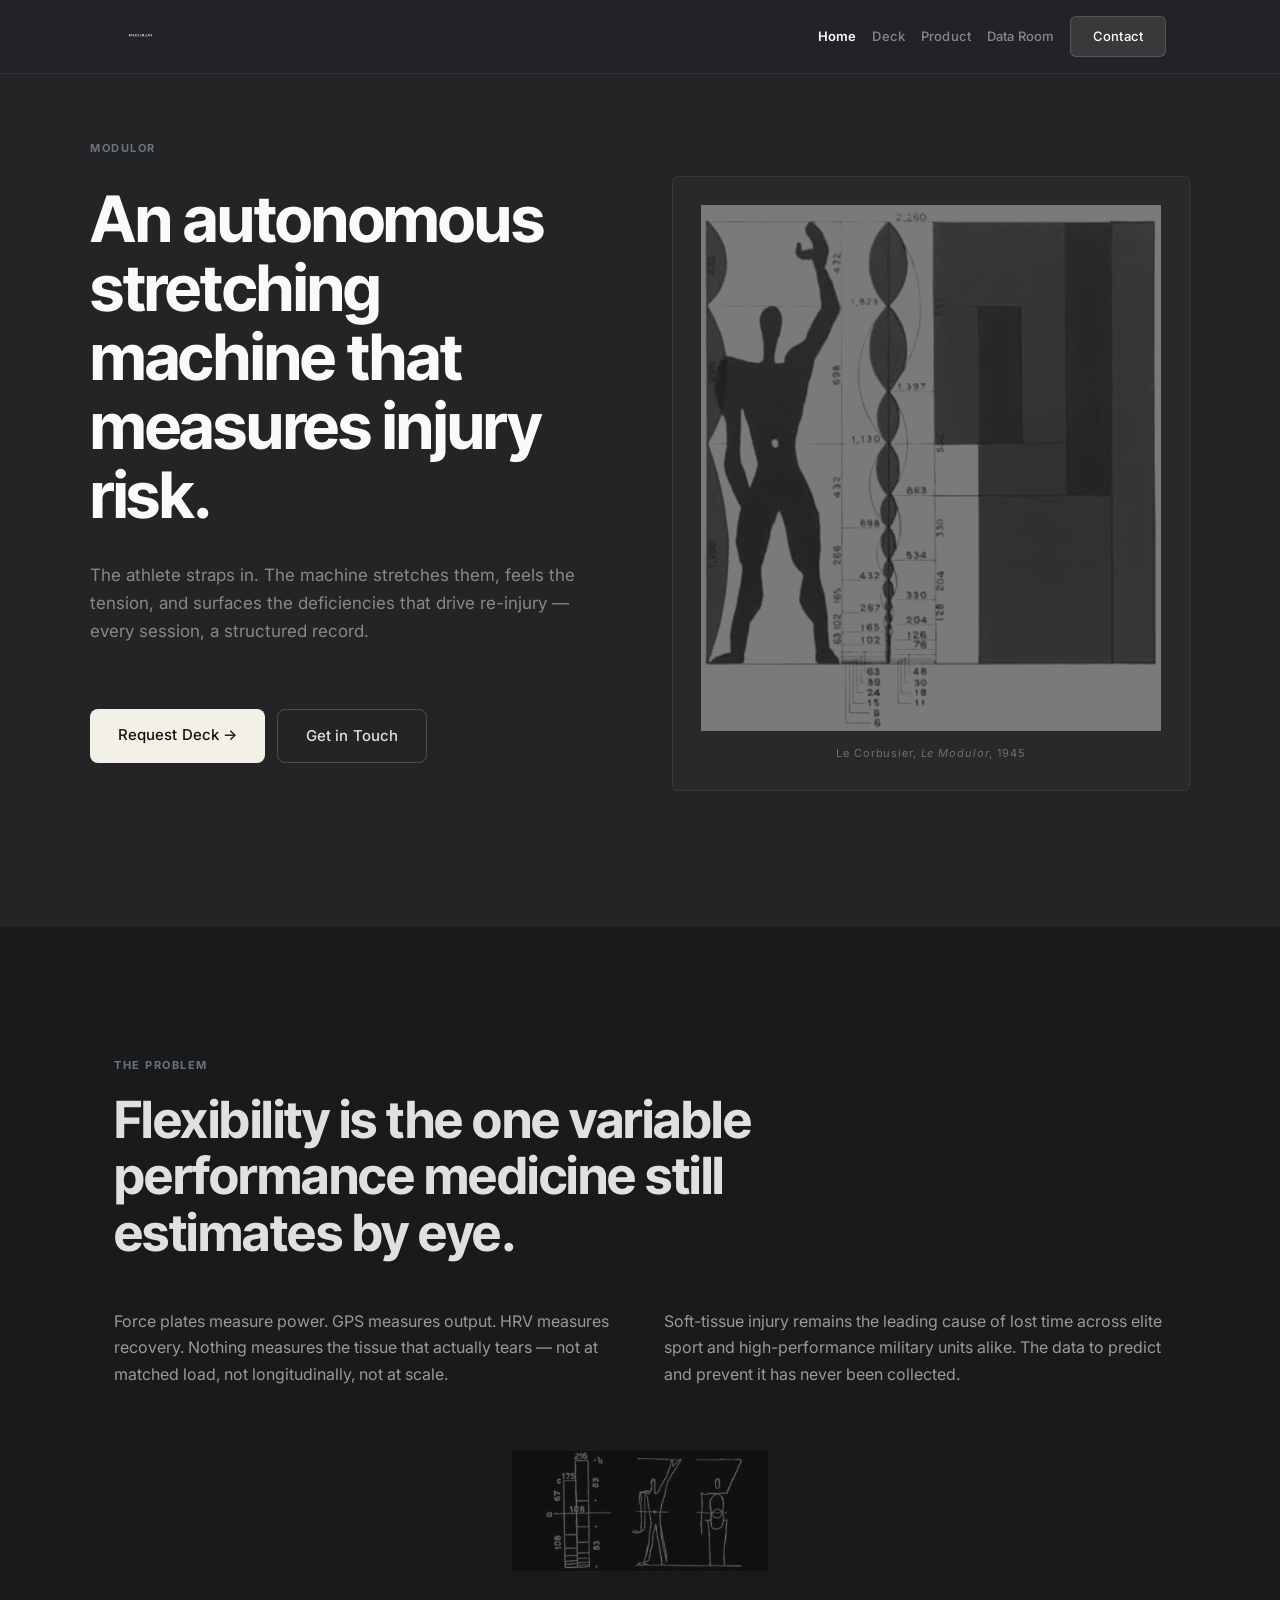
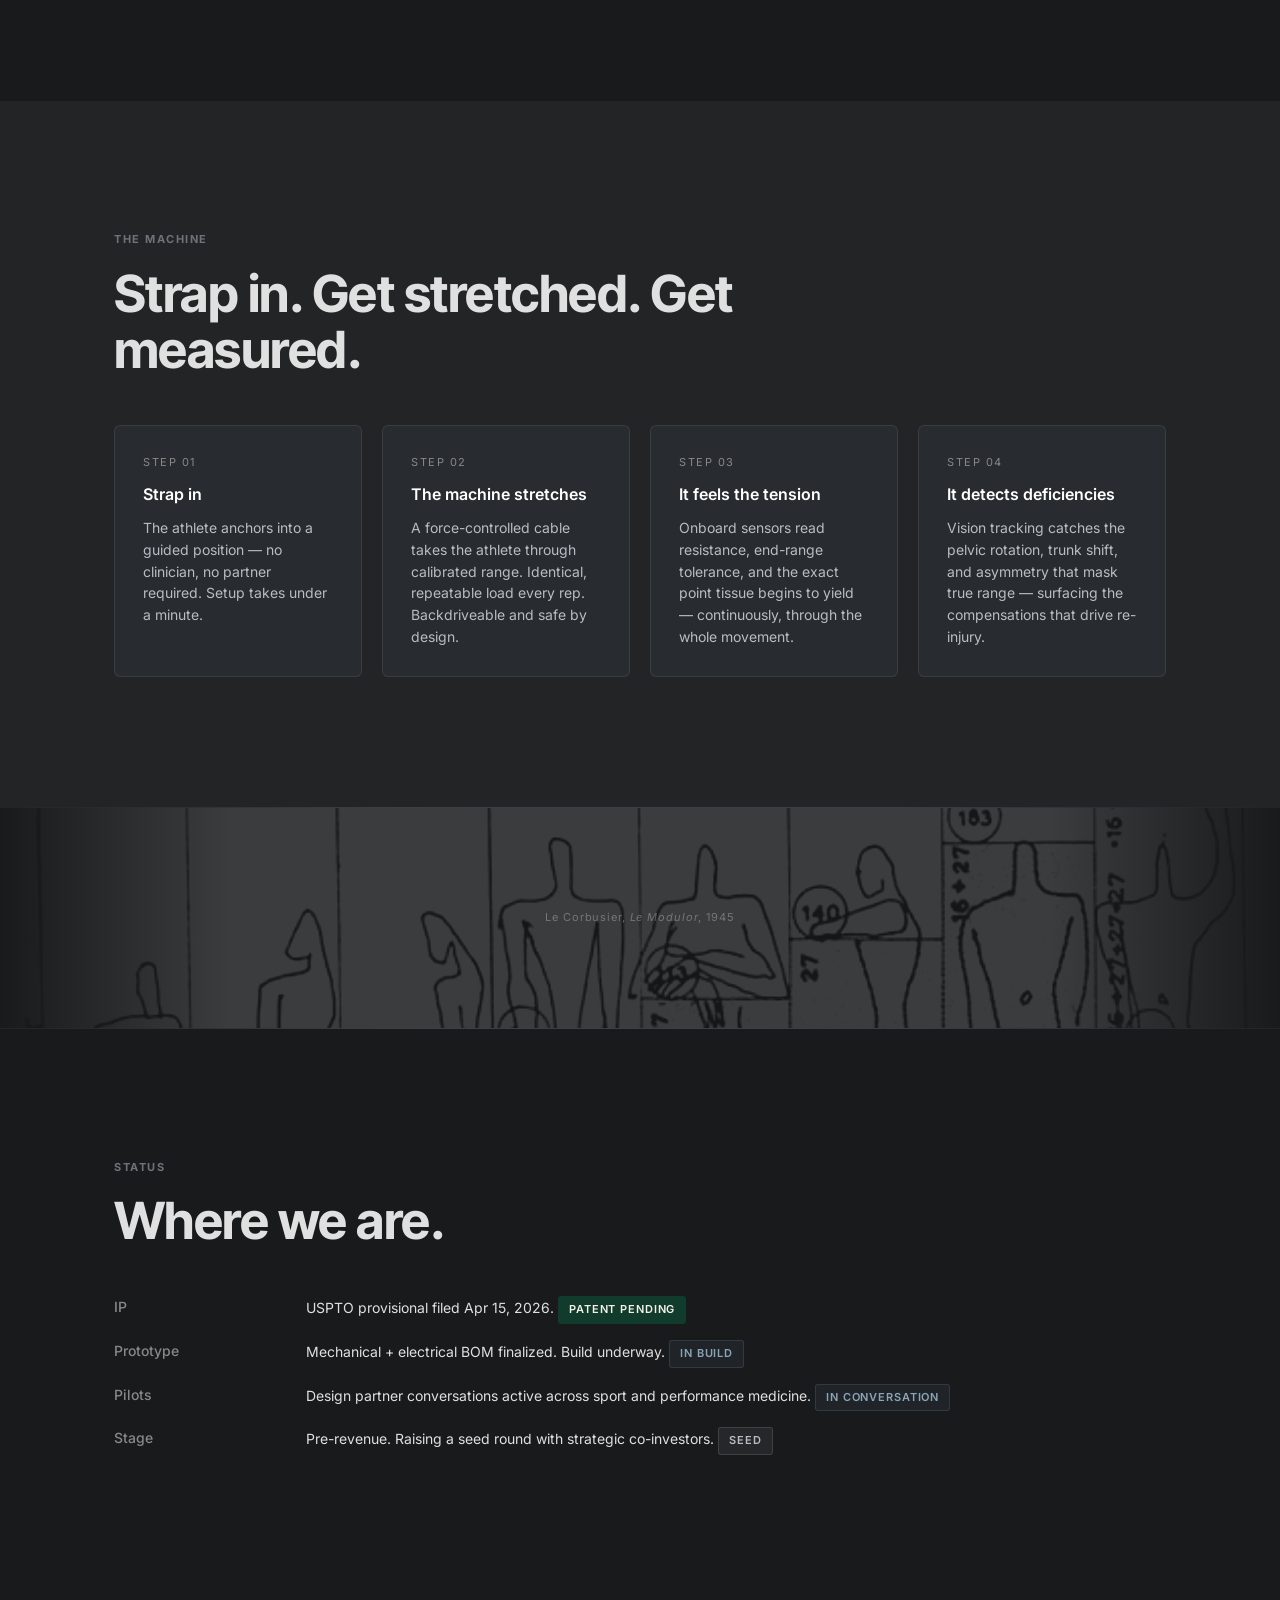
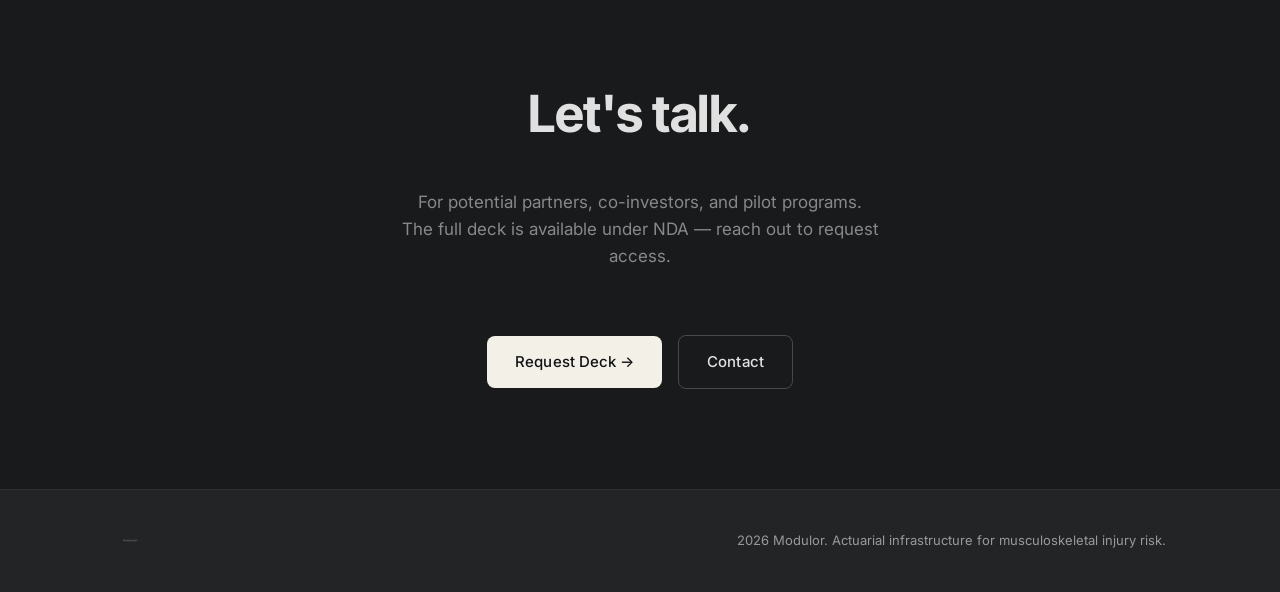
<file: index.html>
<!DOCTYPE html>
<html lang="en">
<head>
  <meta charset="UTF-8">
  <meta name="viewport" content="width=device-width, initial-scale=1.0">
  <link rel="icon" type="image/png" href="modulor-icon.png">
  <title>Modulor — Actuarial infrastructure for musculoskeletal injury risk</title>
  <link rel="stylesheet" href="style.css">
  <link rel="preconnect" href="https://fonts.googleapis.com">
  <link href="https://fonts.googleapis.com/css2?family=Inter+Tight:ital,wght@0,400;0,500;0,600;0,700;0,800;1,400&family=Inter:wght@300;400;500;600;700&display=swap" rel="stylesheet">
  <style>
    /* Investor page overrides */
    .inv-grid-2 { display:grid; grid-template-columns:1fr 1fr; gap:48px; }
    .inv-grid-3 { display:grid; grid-template-columns:repeat(3,1fr); gap:24px; }
    .inv-grid-4 { display:grid; grid-template-columns:repeat(4,1fr); gap:20px; }
    @media (max-width:860px){ .inv-grid-2,.inv-grid-3,.inv-grid-4{ grid-template-columns:1fr; } }
    .inv-card { background:#282C30; border:1px solid rgba(255,255,255,0.08); border-radius:6px; padding:28px; }
    .inv-card h3 { font-size:16px; font-weight:600; margin-bottom:10px; color:#fff; }
    .inv-card p { font-size:14px; line-height:1.55; color:#b8bcc4; margin:0; }
    .inv-label { font-size:11px; text-transform:uppercase; letter-spacing:0.14em; color:#888; margin-bottom:10px; }
    .inv-kv { display:grid; grid-template-columns:160px 1fr; gap:16px 32px; font-size:14px; line-height:1.6; }
    .inv-kv dt { color:#888; font-weight:500; }
    .inv-kv dd { color:#e0e0e0; margin:0; }
    .inv-bignum { font-size:44px; font-weight:700; color:#fff; line-height:1; margin-bottom:8px; letter-spacing:-0.02em; }
    .inv-bignum-label { font-size:13px; color:#888; }
    .inv-status-row { display:flex; gap:10px; flex-wrap:wrap; margin-top:12px; }
    .inv-pill { display:inline-block; font-size:11px; padding:4px 10px; border-radius:3px; background:#113B2C; color:#F3F0E8; border:1px solid rgba(17,59,44,0.8); text-transform:uppercase; letter-spacing:0.08em; font-weight:600; }
    .inv-pill.pending { background:rgba(94,116,133,0.12); color:#8BA5B8; border-color:rgba(94,116,133,0.28); }
    .inv-pill.neutral { background:rgba(255,255,255,0.06); color:#b8bcc4; border-color:rgba(255,255,255,0.12); }
    .inv-row { border-top:1px solid rgba(255,255,255,0.08); padding:18px 0; display:grid; grid-template-columns:140px 1fr 160px; gap:24px; align-items:center; }
    .inv-row:first-child { border-top:none; }
    .inv-phase { font-size:11px; text-transform:uppercase; letter-spacing:0.14em; color:#888; font-weight:600; }
    .inv-phase-body h4 { font-size:15px; font-weight:600; color:#fff; margin-bottom:4px; }
    .inv-phase-body p { font-size:13px; color:#b8bcc4; margin:0; line-height:1.5; }
    .inv-phase-target { font-size:13px; color:#888; text-align:right; }
    @media (max-width:860px){ .inv-row{ grid-template-columns:1fr; } .inv-phase-target{ text-align:left; } }
    .inv-dr-grid { display:grid; grid-template-columns:repeat(3,1fr); gap:12px; }
    @media (max-width:860px){ .inv-dr-grid{ grid-template-columns:1fr; } }
    .inv-dr { display:block; padding:18px 22px; background:#1A1D20; border:1px solid rgba(255,255,255,0.08); border-radius:4px; color:#e0e0e0; text-decoration:none; transition:border-color 0.15s; }
    .inv-dr:hover { border-color:rgba(255,255,255,0.25); }
    .inv-dr-tag { font-size:10px; text-transform:uppercase; letter-spacing:0.14em; color:#888; margin-bottom:6px; }
    .inv-dr-title { font-size:14px; font-weight:600; color:#fff; }
    .ask-big { background:#181A1C; border:1px solid rgba(255,255,255,0.12); border-radius:8px; padding:48px; margin-top:24px; }
    .ask-stack { display:grid; grid-template-columns:repeat(4,1fr); gap:32px; margin-bottom:32px; }
    @media (max-width:860px){ .ask-stack{ grid-template-columns:repeat(2,1fr); } }
    .ask-stat .inv-bignum { font-size:32px; }
    .use-of-funds { display:grid; grid-template-columns:1fr; gap:10px; }
    .use-row { display:grid; grid-template-columns:70px 1fr 160px; gap:20px; align-items:center; padding:12px 0; border-top:1px solid rgba(255,255,255,0.08); font-size:14px; }
    .use-row:first-child { border-top:none; }
    .use-pct { color:#fff; font-weight:700; font-family:'SF Mono',Menlo,monospace; }
    .use-label { color:#e0e0e0; }
    .use-detail { color:#888; font-size:13px; text-align:right; }
    @media (max-width:860px){ .use-row{ grid-template-columns:1fr; } .use-detail{ text-align:left; } }
  </style>
</head>
<body>

  <!-- NAV -->
  <nav>
    <div class="nav-inner">
      <div class="logo">
        <img src="modulor-wordmark.png" alt="Modulor">
      </div>
      <div class="nav-links">
        <a href="index.html" class="nav-link active">Home</a>
        <a href="pitch.html" class="nav-link">Deck</a>
        <a href="product.html" class="nav-link">Product</a>
        <a href="hub.html" class="nav-link">Data Room</a>
        <a href="feedback.html" class="nav-cta">Contact</a>
      </div>
      <button class="nav-hamburger" id="navToggle" aria-label="Open menu" aria-expanded="false">
        <span></span><span></span><span></span>
      </button>
    </div>
  </nav>

  <!-- HERO -->
  <section class="hero">
    <div class="hero-content">
      <div class="hero-split">
        <div class="hero-text">
          <p class="section-tag" style="margin-bottom:18px;">Modulor</p>
          <h1>An autonomous stretching machine that measures injury risk.</h1>
          <p class="subtitle">The athlete straps in. The machine stretches them, feels the tension, and surfaces the deficiencies that drive re-injury — every session, a structured record.</p>
          <div class="hero-ctas">
            <a href="pitch.html" class="btn btn-primary">Request Deck →</a>
            <a href="feedback.html" class="btn btn-secondary">Get in Touch</a>
          </div>
        </div>
        <div class="hero-exhibit">
          <img src="modulor man diagram.png" alt="Modulor proportional system" class="hero-exhibit-img">
          <p class="hero-exhibit-caption">Le Corbusier, <em>Le Modulor</em>, 1945</p>
        </div>
      </div>
    </div>
  </section>

  <!-- THESIS -->
  <section class="section section-dark" id="thesis">
    <div class="container">
      <p class="section-tag">The Problem</p>
      <h2>Flexibility is the one variable performance medicine still estimates by eye.</h2>
      <div class="two-col">
        <div class="col">
          <p>Force plates measure power. GPS measures output. HRV measures recovery. Nothing measures the tissue that actually tears — not at matched load, not longitudinally, not at scale.</p>
        </div>
        <div class="col">
          <p>Soft-tissue injury remains the leading cause of lost time across elite sport and high-performance military units alike. The data to predict and prevent it has never been collected.</p>
        </div>
      </div>
      <div class="modulor-diagram">
        <img src="images-1.jpg" alt="Modulor proportional system — 108 · 175 · 216" class="modulor-diagram-img">
      </div>
    </div>
  </section>

  <!-- PRODUCT -->
  <section class="section" id="product">
    <div class="container">
      <p class="section-tag">The Machine</p>
      <h2>Strap in. Get stretched. Get measured.</h2>
      <div class="inv-grid-4">
        <div class="inv-card">
          <div class="inv-label">Step 01</div>
          <h3>Strap in</h3>
          <p>The athlete anchors into a guided position — no clinician, no partner required. Setup takes under a minute.</p>
        </div>
        <div class="inv-card">
          <div class="inv-label">Step 02</div>
          <h3>The machine stretches</h3>
          <p>A force-controlled cable takes the athlete through calibrated range. Identical, repeatable load every rep. Backdriveable and safe by design.</p>
        </div>
        <div class="inv-card">
          <div class="inv-label">Step 03</div>
          <h3>It feels the tension</h3>
          <p>Onboard sensors read resistance, end-range tolerance, and the exact point tissue begins to yield — continuously, through the whole movement.</p>
        </div>
        <div class="inv-card">
          <div class="inv-label">Step 04</div>
          <h3>It detects deficiencies</h3>
          <p>Vision tracking catches the pelvic rotation, trunk shift, and asymmetry that mask true range — surfacing the compensations that drive re-injury.</p>
        </div>
      </div>
    </div>
  </section>

  <div class="proportion-rule"></div>
  <div class="corbusier-strip">
    <img src="modulor-man-le-corbusier.webp" alt="" class="corbusier-strip-img">
    <div class="corbusier-strip-overlay"></div>
    <p class="corbusier-caption">Le Corbusier, <em>Le Modulor</em>, 1945</p>
  </div>
  <div class="proportion-rule"></div>

  <!-- STATUS -->
  <section class="section section-dark" id="traction">
    <div class="container">
      <p class="section-tag">Status</p>
      <h2>Where we are.</h2>
      <dl class="inv-kv">
        <dt>IP</dt>
        <dd>USPTO provisional filed Apr 15, 2026. <span class="inv-pill">Patent pending</span></dd>
        <dt>Prototype</dt>
        <dd>Mechanical + electrical BOM finalized. Build underway. <span class="inv-pill pending">In build</span></dd>
        <dt>Pilots</dt>
        <dd>Design partner conversations active across sport and performance medicine. <span class="inv-pill pending">In conversation</span></dd>
        <dt>Stage</dt>
        <dd>Pre-revenue. Raising a seed round with strategic co-investors. <span class="inv-pill neutral">Seed</span></dd>
      </dl>
    </div>
  </section>

  <!-- CONTACT -->
  <section class="section section-cta" id="contact">
    <div class="container">
      <h2>Let's talk.</h2>
      <p class="cta-sub">For potential partners, co-investors, and pilot programs.<br>The full deck is available under NDA — reach out to request access.</p>
      <a href="pitch.html" class="btn btn-primary" style="margin-top:24px;">Request Deck →</a>
      <a href="feedback.html" class="btn btn-secondary" style="margin-top:24px; margin-left:12px;">Contact</a>
    </div>
  </section>

  <!-- FOOTER -->
  <footer>
    <div class="container footer-inner">
      <div class="footer-logo">
        <img src="modulor-wordmark.png" alt="Modulor">
      </div>
      <p class="copyright">2026 Modulor. Actuarial infrastructure for musculoskeletal injury risk.</p>
    </div>
  </footer>


<script>
(function(){
  var btn = document.getElementById('navToggle');
  if (!btn) return;
  function close() {
    document.body.classList.remove('nav-open');
    btn.setAttribute('aria-expanded', 'false');
    btn.setAttribute('aria-label', 'Open menu');
  }
  btn.addEventListener('click', function() {
    var open = document.body.classList.toggle('nav-open');
    btn.setAttribute('aria-expanded', String(open));
    btn.setAttribute('aria-label', open ? 'Close menu' : 'Open menu');
  });
  document.querySelectorAll('.nav-links .nav-link, .nav-links .nav-cta').forEach(function(el) {
    el.addEventListener('click', close);
  });
})();
</script>
</body>
</html>
</file>
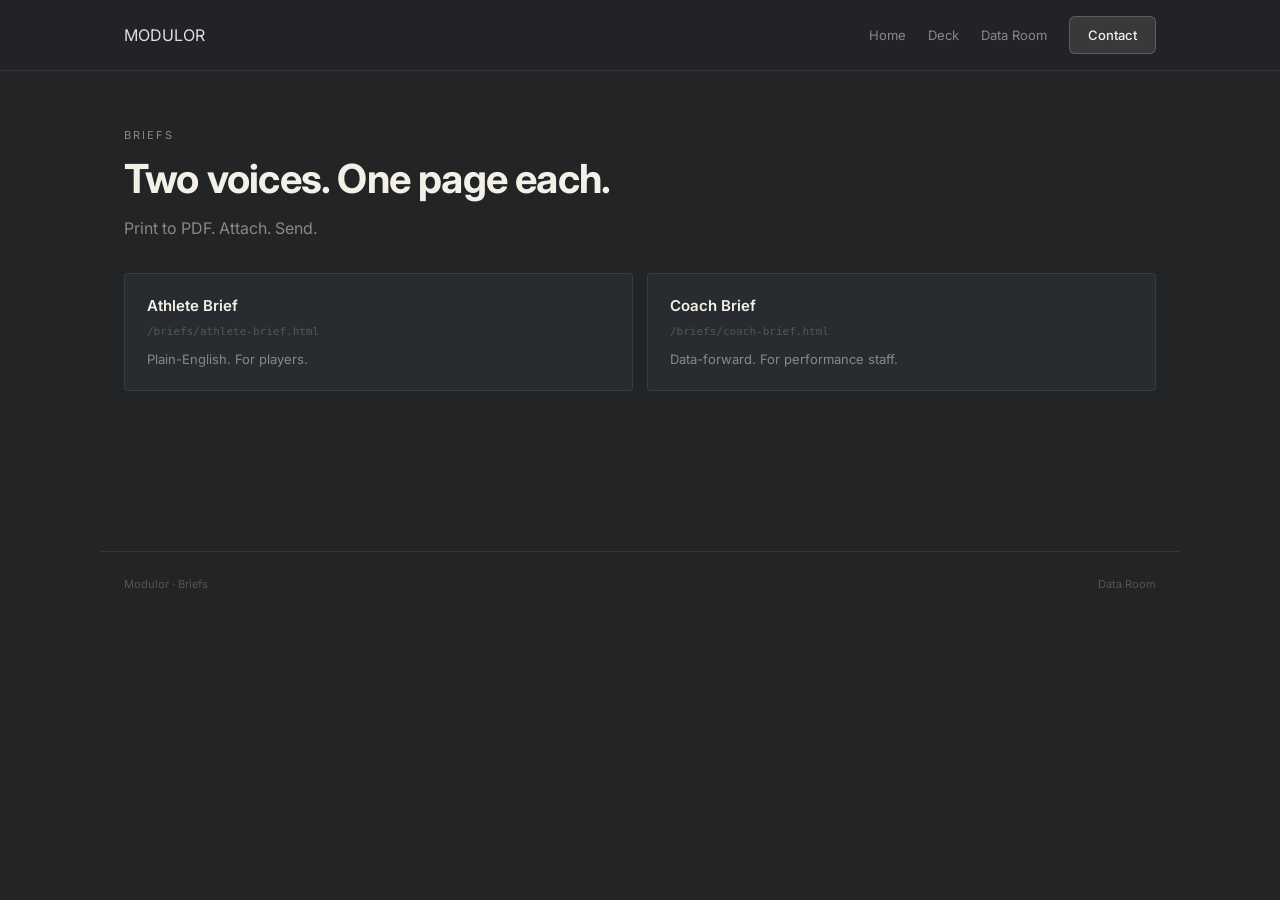
<file: briefs/index.html>
<!DOCTYPE html>
<html lang="en">
<head>
<meta charset="UTF-8">
<meta name="viewport" content="width=device-width, initial-scale=1.0">
  <link rel="icon" type="image/png" href="../modulor-icon.png">
<title>Modulor — Briefs</title>
<link rel="preconnect" href="https://fonts.googleapis.com">
<link href="https://fonts.googleapis.com/css2?family=Inter+Tight:ital,wght@0,400;0,500;0,600;0,700;0,800;1,400&family=Inter:wght@300;400;500;600;700&display=swap" rel="stylesheet">
<link rel="stylesheet" href="../ui.css">
</head>
<body>

<nav class="ui-nav">
  <div class="ui-nav-inner">
    <a href="../index.html" class="ui-logo">
      
      <span>MODULOR</span>
    </a>
    <div class="ui-nav-links">
      <a href="../index.html" class="ui-nav-link">Home</a>
      <a href="../pitch.html" class="ui-nav-link">Deck</a>
      <a href="../hub.html" class="ui-nav-link">Data Room</a>
      <a href="../feedback.html" class="ui-nav-cta">Contact</a>
    </div>
  </div>
</nav>

<main class="ui-page">

  <div class="ui-eyebrow">Briefs</div>
  <h1 class="ui-h1">Two voices. One page each.</h1>
  <p class="ui-sub">Print to PDF. Attach. Send.</p>

  <div class="ui-grid ui-grid-2" style="margin-top:32px;">
    <a class="ui-card" href="athlete-brief.html">
      <div class="ui-card-title">Athlete Brief</div>
      <div class="ui-card-path">/briefs/athlete-brief.html</div>
      <div class="ui-card-desc">Plain-English. For players.</div>
    </a>
    <a class="ui-card" href="coach-brief.html">
      <div class="ui-card-title">Coach Brief</div>
      <div class="ui-card-path">/briefs/coach-brief.html</div>
      <div class="ui-card-desc">Data-forward. For performance staff.</div>
    </a>
  </div>

</main>

<footer class="ui-footer">
  <span>Modulor · Briefs</span>
  <a href="../hub.html">Data Room</a>
</footer>

</body>
</html>
</file>
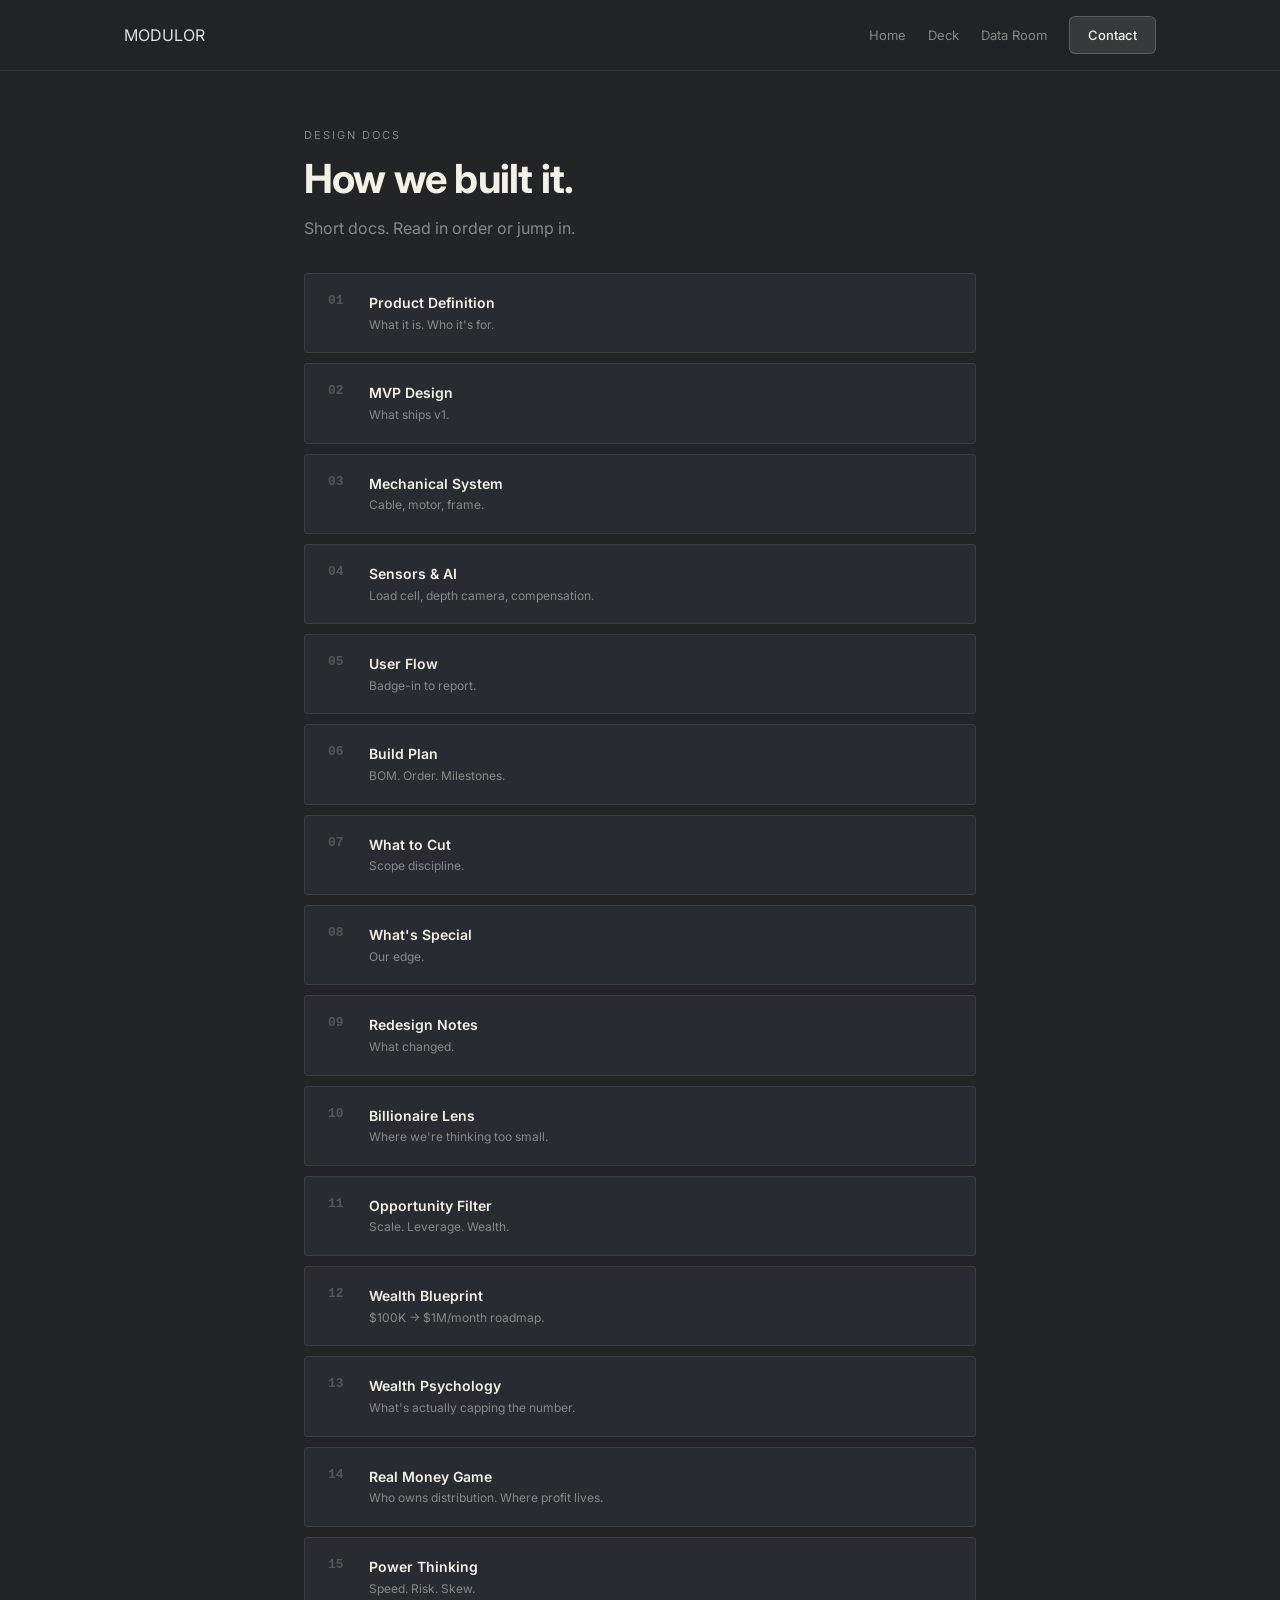
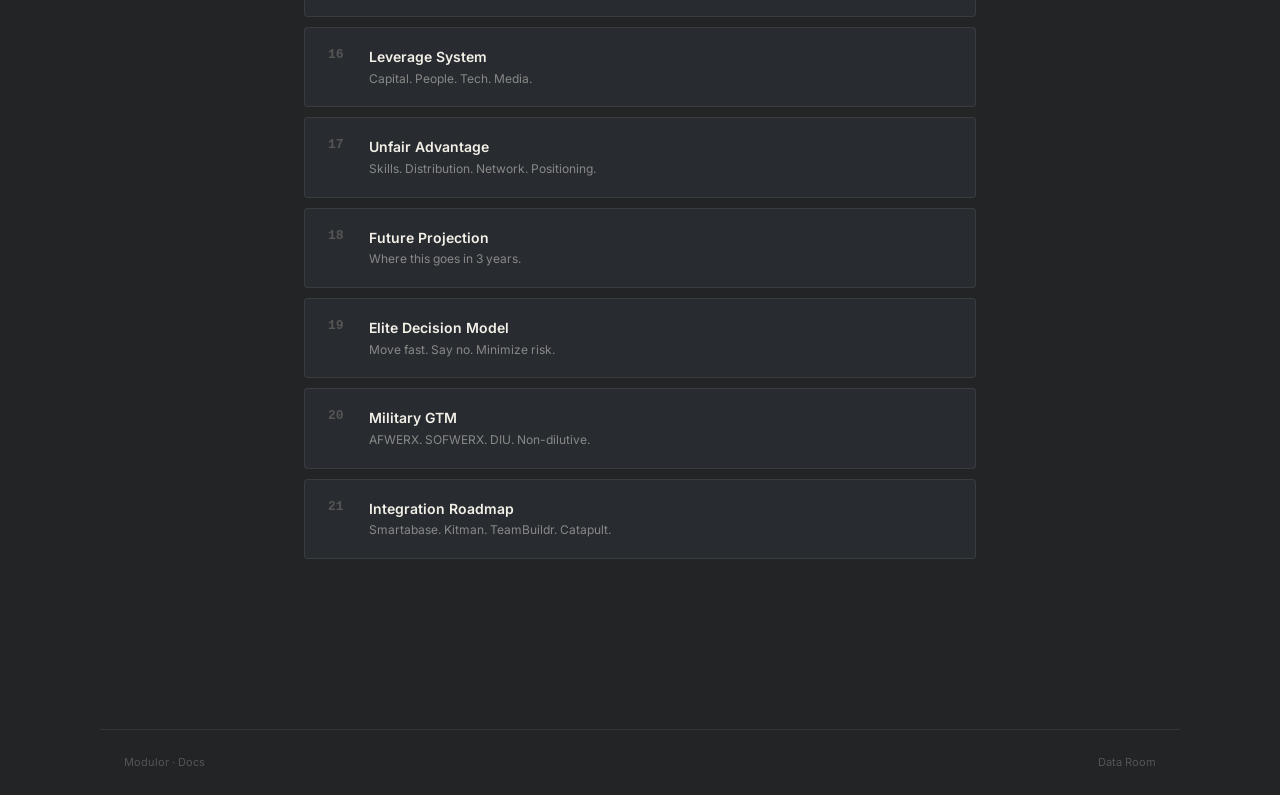
<file: docs/index.html>
<!DOCTYPE html>
<html lang="en">
<head>
<meta charset="UTF-8">
<meta name="viewport" content="width=device-width, initial-scale=1.0">
  <link rel="icon" type="image/png" href="../modulor-icon.png">
<title>Modulor — Design Docs</title>
<link rel="preconnect" href="https://fonts.googleapis.com">
<link href="https://fonts.googleapis.com/css2?family=Inter+Tight:ital,wght@0,400;0,500;0,600;0,700;0,800;1,400&family=Inter:wght@300;400;500;600;700&display=swap" rel="stylesheet">
<link rel="stylesheet" href="../ui.css">
<style>
  .doclist { list-style: none; counter-reset: step; }
  .doclist li { counter-increment: step; position: relative; margin-bottom: 10px; }
  .doclist a { display: block; background: var(--bg-card); border: 1px solid var(--rule); padding: 18px 24px 18px 64px; border-radius: 4px; transition: border-color 0.15s, background 0.15s; }
  .doclist a:hover { border-color: var(--rule-bright); background: var(--bg-elev); }
  .doclist a::before { content: counter(step, decimal-leading-zero); position: absolute; left: 24px; top: 18px; font-family: 'SF Mono', Menlo, monospace; font-size: 13px; color: var(--ink-faint); font-weight: 600; }
  .doc-title { font-size: 14px; font-weight: 600; color: var(--ink-bright); margin-bottom: 2px; }
  .doc-desc { font-size: 12px; color: var(--ink-dim); }
</style>
</head>
<body>

<nav class="ui-nav">
  <div class="ui-nav-inner">
    <a href="../index.html" class="ui-logo">
      
      <span>MODULOR</span>
    </a>
    <div class="ui-nav-links">
      <a href="../index.html" class="ui-nav-link">Home</a>
      <a href="../pitch.html" class="ui-nav-link">Deck</a>
      <a href="../hub.html" class="ui-nav-link">Data Room</a>
      <a href="../feedback.html" class="ui-nav-cta">Contact</a>
    </div>
  </div>
</nav>

<main class="ui-page ui-narrow">

  <div class="ui-eyebrow">Design Docs</div>
  <h1 class="ui-h1">How we built it.</h1>
  <p class="ui-sub">Short docs. Read in order or jump in.</p>

  <ol class="doclist" style="margin-top:32px;">
    <li><a href="view.html?doc=01-product-definition.md">
      <div class="doc-title">Product Definition</div>
      <div class="doc-desc">What it is. Who it's for.</div>
    </a></li>
    <li><a href="view.html?doc=02-mvp-design.md">
      <div class="doc-title">MVP Design</div>
      <div class="doc-desc">What ships v1.</div>
    </a></li>
    <li><a href="view.html?doc=03-mechanical-system.md">
      <div class="doc-title">Mechanical System</div>
      <div class="doc-desc">Cable, motor, frame.</div>
    </a></li>
    <li><a href="view.html?doc=04-sensor-ai-system.md">
      <div class="doc-title">Sensors &amp; AI</div>
      <div class="doc-desc">Load cell, depth camera, compensation.</div>
    </a></li>
    <li><a href="view.html?doc=05-user-experience-flow.md">
      <div class="doc-title">User Flow</div>
      <div class="doc-desc">Badge-in to report.</div>
    </a></li>
    <li><a href="view.html?doc=06-prototype-build-plan.md">
      <div class="doc-title">Build Plan</div>
      <div class="doc-desc">BOM. Order. Milestones.</div>
    </a></li>
    <li><a href="view.html?doc=07-what-to-cut.md">
      <div class="doc-title">What to Cut</div>
      <div class="doc-desc">Scope discipline.</div>
    </a></li>
    <li><a href="view.html?doc=08-what-makes-this-special.md">
      <div class="doc-title">What's Special</div>
      <div class="doc-desc">Our edge.</div>
    </a></li>
    <li><a href="view.html?doc=PRODUCT_REDESIGN.md">
      <div class="doc-title">Redesign Notes</div>
      <div class="doc-desc">What changed.</div>
    </a></li>
    <li><a href="view.html?doc=09-billionaire-lens.md">
      <div class="doc-title">Billionaire Lens</div>
      <div class="doc-desc">Where we're thinking too small.</div>
    </a></li>
    <li><a href="view.html?doc=10-opportunity-filter.md">
      <div class="doc-title">Opportunity Filter</div>
      <div class="doc-desc">Scale. Leverage. Wealth.</div>
    </a></li>
    <li><a href="view.html?doc=11-wealth-blueprint.md">
      <div class="doc-title">Wealth Blueprint</div>
      <div class="doc-desc">$100K → $1M/month roadmap.</div>
    </a></li>
    <li><a href="view.html?doc=12-wealth-psychology.md">
      <div class="doc-title">Wealth Psychology</div>
      <div class="doc-desc">What's actually capping the number.</div>
    </a></li>
    <li><a href="view.html?doc=13-real-money-game.md">
      <div class="doc-title">Real Money Game</div>
      <div class="doc-desc">Who owns distribution. Where profit lives.</div>
    </a></li>
    <li><a href="view.html?doc=14-power-thinking.md">
      <div class="doc-title">Power Thinking</div>
      <div class="doc-desc">Speed. Risk. Skew.</div>
    </a></li>
    <li><a href="view.html?doc=15-leverage-system.md">
      <div class="doc-title">Leverage System</div>
      <div class="doc-desc">Capital. People. Tech. Media.</div>
    </a></li>
    <li><a href="view.html?doc=16-unfair-advantage.md">
      <div class="doc-title">Unfair Advantage</div>
      <div class="doc-desc">Skills. Distribution. Network. Positioning.</div>
    </a></li>
    <li><a href="view.html?doc=17-future-projection.md">
      <div class="doc-title">Future Projection</div>
      <div class="doc-desc">Where this goes in 3 years.</div>
    </a></li>
    <li><a href="view.html?doc=18-elite-decision-model.md">
      <div class="doc-title">Elite Decision Model</div>
      <div class="doc-desc">Move fast. Say no. Minimize risk.</div>
    </a></li>
    <li><a href="view.html?doc=19-military-gtm.md">
      <div class="doc-title">Military GTM</div>
      <div class="doc-desc">AFWERX. SOFWERX. DIU. Non-dilutive.</div>
    </a></li>
    <li><a href="view.html?doc=20-integration-roadmap.md">
      <div class="doc-title">Integration Roadmap</div>
      <div class="doc-desc">Smartabase. Kitman. TeamBuildr. Catapult.</div>
    </a></li>
  </ol>

</main>

<footer class="ui-footer">
  <span>Modulor · Docs</span>
  <a href="../hub.html">Data Room</a>
</footer>

</body>
</html>
</file>
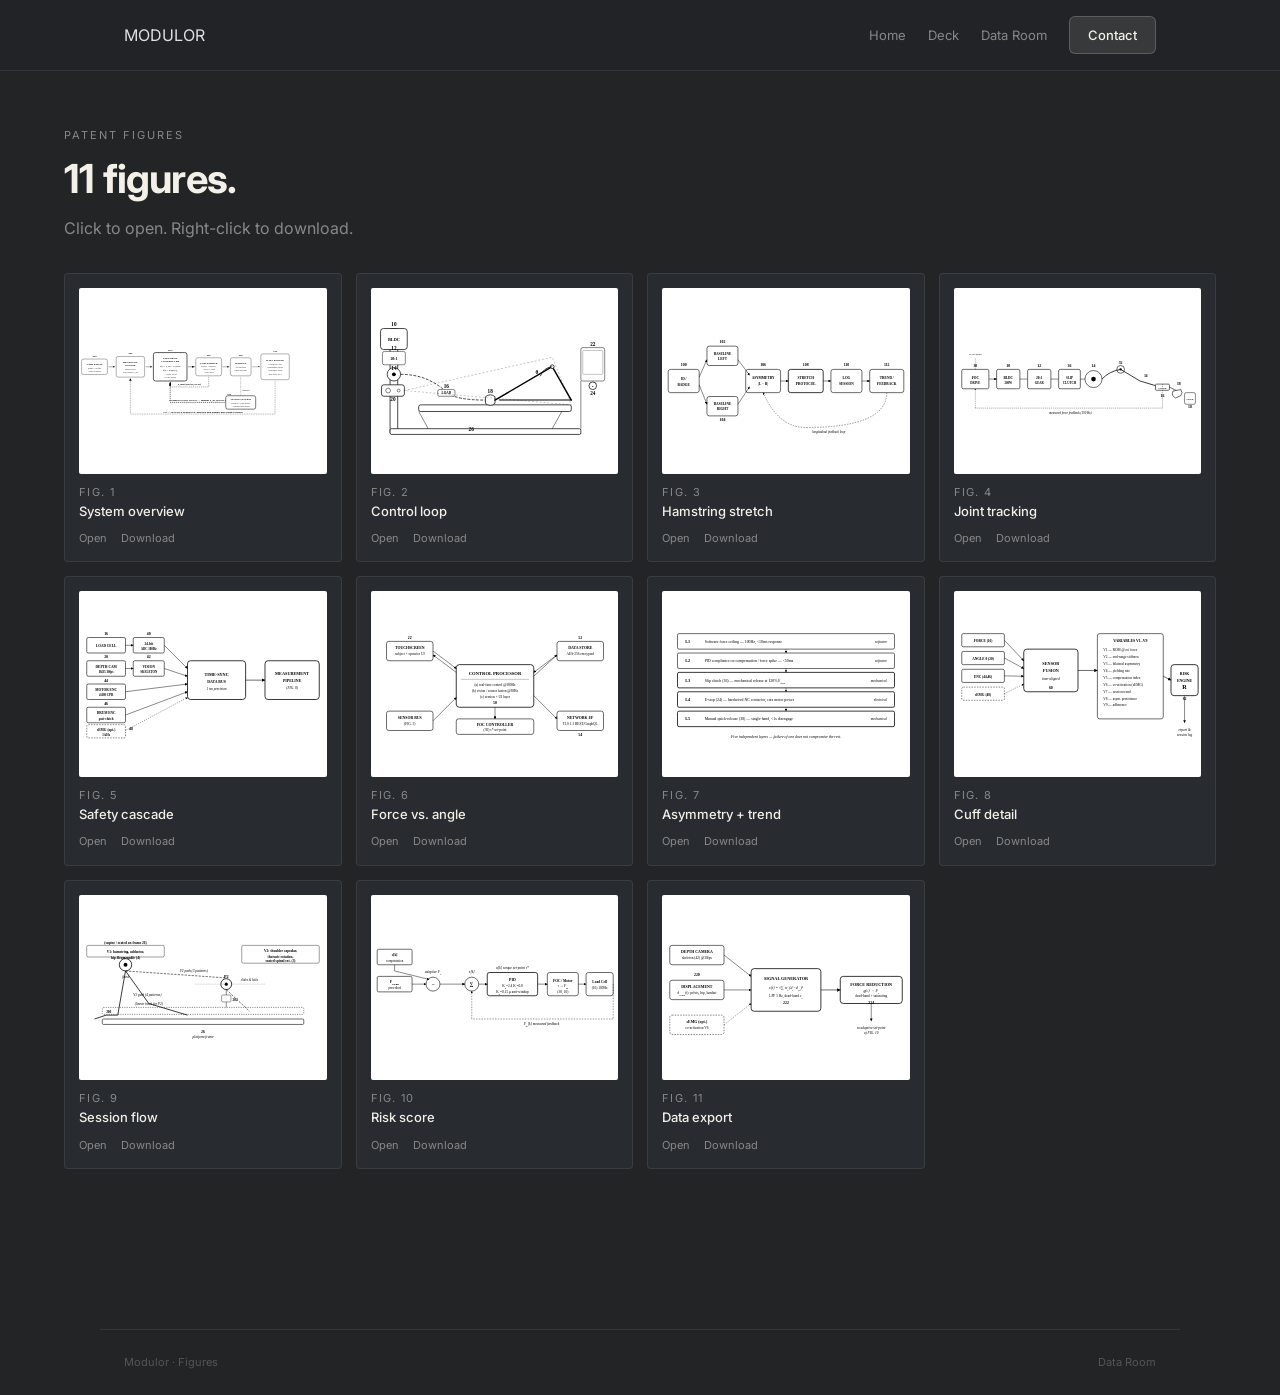
<file: figures/index.html>
<!DOCTYPE html>
<html lang="en">
<head>
<meta charset="UTF-8">
<meta name="viewport" content="width=device-width, initial-scale=1.0">
  <link rel="icon" type="image/png" href="../modulor-icon.png">
<title>Modulor — Figures</title>
<link rel="preconnect" href="https://fonts.googleapis.com">
<link href="https://fonts.googleapis.com/css2?family=Inter+Tight:ital,wght@0,400;0,500;0,600;0,700;0,800;1,400&family=Inter:wght@300;400;500;600;700&display=swap" rel="stylesheet">
<link rel="stylesheet" href="../ui.css">
<style>
  .fig-grid { display: grid; grid-template-columns: repeat(auto-fill, minmax(220px, 1fr)); gap: 14px; }
  .fig { background: var(--bg-card); border: 1px solid var(--rule); border-radius: 4px; padding: 14px; transition: border-color 0.15s, background 0.15s; }
  .fig:hover { border-color: var(--rule-bright); background: var(--bg-elev); }
  .fig-thumb { aspect-ratio: 4/3; background: #fff; border-radius: 2px; display: flex; align-items: center; justify-content: center; overflow: hidden; margin-bottom: 10px; }
  .fig-thumb object { width: 100%; height: 100%; pointer-events: none; }
  .fig-num { font-size: 11px; text-transform: uppercase; letter-spacing: 0.12em; color: var(--ink-dim); margin-bottom: 2px; }
  .fig-title { font-size: 13px; font-weight: 500; color: var(--ink-bright); line-height: 1.35; margin-bottom: 10px; }
  .fig-links { display: flex; gap: 14px; font-size: 11px; }
  .fig-links a { color: var(--ink-dim); }
  .fig-links a:hover { color: var(--ink-bright); }
</style>
</head>
<body>

<nav class="ui-nav">
  <div class="ui-nav-inner">
    <a href="../index.html" class="ui-logo">
      
      <span>MODULOR</span>
    </a>
    <div class="ui-nav-links">
      <a href="../index.html" class="ui-nav-link">Home</a>
      <a href="../pitch.html" class="ui-nav-link">Deck</a>
      <a href="../hub.html" class="ui-nav-link">Data Room</a>
      <a href="../feedback.html" class="ui-nav-cta">Contact</a>
    </div>
  </div>
</nav>

<main class="ui-page ui-wide">

  <div class="ui-eyebrow">Patent Figures</div>
  <h1 class="ui-h1">11 figures.</h1>
  <p class="ui-sub">Click to open. Right-click to download.</p>

  <div class="fig-grid" style="margin-top:32px;">

    <div class="fig">
      <a href="FIG-01.svg"><div class="fig-thumb"><object data="FIG-01.svg" type="image/svg+xml"></object></div></a>
      <div class="fig-num">FIG. 1</div>
      <div class="fig-title">System overview</div>
      <div class="fig-links"><a href="FIG-01.svg">Open</a><a href="FIG-01.svg" download>Download</a></div>
    </div>

    <div class="fig">
      <a href="FIG-02.svg"><div class="fig-thumb"><object data="FIG-02.svg" type="image/svg+xml"></object></div></a>
      <div class="fig-num">FIG. 2</div>
      <div class="fig-title">Control loop</div>
      <div class="fig-links"><a href="FIG-02.svg">Open</a><a href="FIG-02.svg" download>Download</a></div>
    </div>

    <div class="fig">
      <a href="FIG-03.svg"><div class="fig-thumb"><object data="FIG-03.svg" type="image/svg+xml"></object></div></a>
      <div class="fig-num">FIG. 3</div>
      <div class="fig-title">Hamstring stretch</div>
      <div class="fig-links"><a href="FIG-03.svg">Open</a><a href="FIG-03.svg" download>Download</a></div>
    </div>

    <div class="fig">
      <a href="FIG-04.svg"><div class="fig-thumb"><object data="FIG-04.svg" type="image/svg+xml"></object></div></a>
      <div class="fig-num">FIG. 4</div>
      <div class="fig-title">Joint tracking</div>
      <div class="fig-links"><a href="FIG-04.svg">Open</a><a href="FIG-04.svg" download>Download</a></div>
    </div>

    <div class="fig">
      <a href="FIG-05.svg"><div class="fig-thumb"><object data="FIG-05.svg" type="image/svg+xml"></object></div></a>
      <div class="fig-num">FIG. 5</div>
      <div class="fig-title">Safety cascade</div>
      <div class="fig-links"><a href="FIG-05.svg">Open</a><a href="FIG-05.svg" download>Download</a></div>
    </div>

    <div class="fig">
      <a href="FIG-06.svg"><div class="fig-thumb"><object data="FIG-06.svg" type="image/svg+xml"></object></div></a>
      <div class="fig-num">FIG. 6</div>
      <div class="fig-title">Force vs. angle</div>
      <div class="fig-links"><a href="FIG-06.svg">Open</a><a href="FIG-06.svg" download>Download</a></div>
    </div>

    <div class="fig">
      <a href="FIG-07.svg"><div class="fig-thumb"><object data="FIG-07.svg" type="image/svg+xml"></object></div></a>
      <div class="fig-num">FIG. 7</div>
      <div class="fig-title">Asymmetry + trend</div>
      <div class="fig-links"><a href="FIG-07.svg">Open</a><a href="FIG-07.svg" download>Download</a></div>
    </div>

    <div class="fig">
      <a href="FIG-08.svg"><div class="fig-thumb"><object data="FIG-08.svg" type="image/svg+xml"></object></div></a>
      <div class="fig-num">FIG. 8</div>
      <div class="fig-title">Cuff detail</div>
      <div class="fig-links"><a href="FIG-08.svg">Open</a><a href="FIG-08.svg" download>Download</a></div>
    </div>

    <div class="fig">
      <a href="FIG-09.svg"><div class="fig-thumb"><object data="FIG-09.svg" type="image/svg+xml"></object></div></a>
      <div class="fig-num">FIG. 9</div>
      <div class="fig-title">Session flow</div>
      <div class="fig-links"><a href="FIG-09.svg">Open</a><a href="FIG-09.svg" download>Download</a></div>
    </div>

    <div class="fig">
      <a href="FIG-10.svg"><div class="fig-thumb"><object data="FIG-10.svg" type="image/svg+xml"></object></div></a>
      <div class="fig-num">FIG. 10</div>
      <div class="fig-title">Risk score</div>
      <div class="fig-links"><a href="FIG-10.svg">Open</a><a href="FIG-10.svg" download>Download</a></div>
    </div>

    <div class="fig">
      <a href="FIG-11.svg"><div class="fig-thumb"><object data="FIG-11.svg" type="image/svg+xml"></object></div></a>
      <div class="fig-num">FIG. 11</div>
      <div class="fig-title">Data export</div>
      <div class="fig-links"><a href="FIG-11.svg">Open</a><a href="FIG-11.svg" download>Download</a></div>
    </div>

  </div>

</main>

<footer class="ui-footer">
  <span>Modulor · Figures</span>
  <a href="../hub.html">Data Room</a>
</footer>

</body>
</html>
</file>
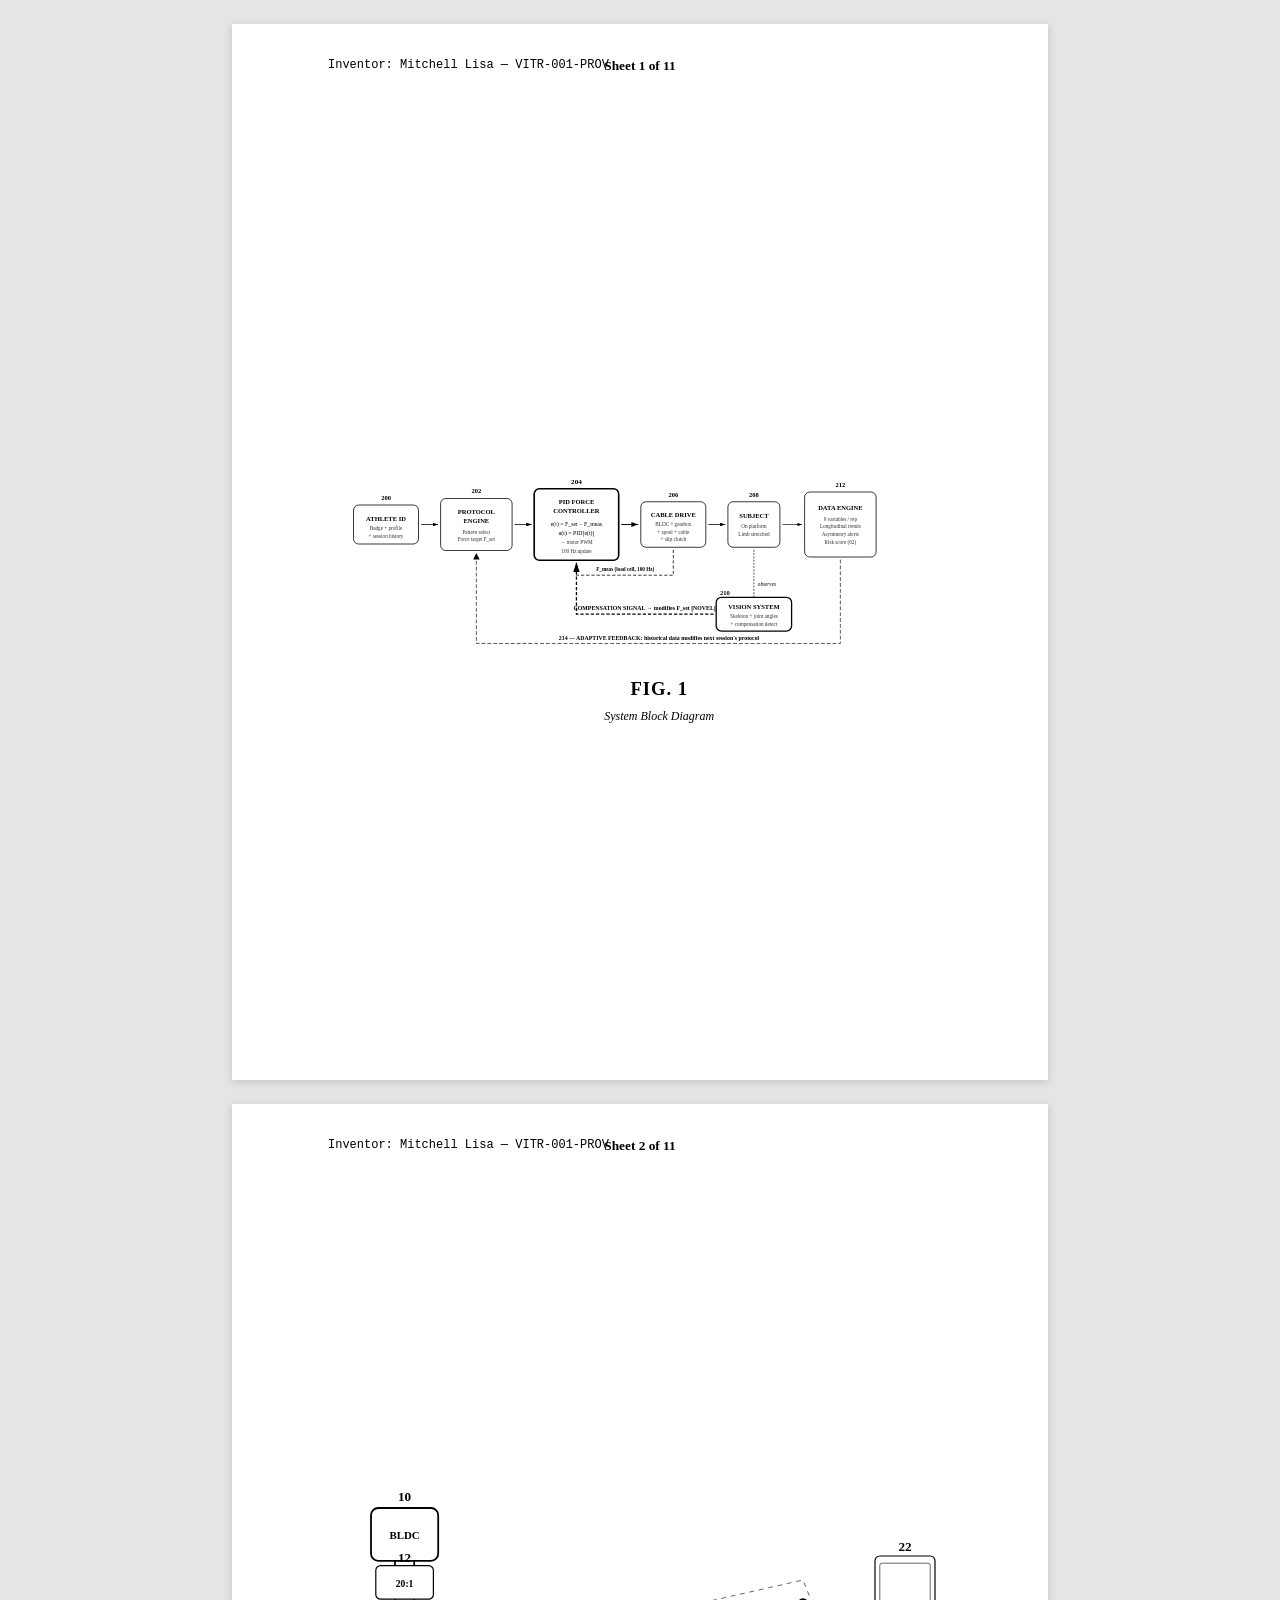
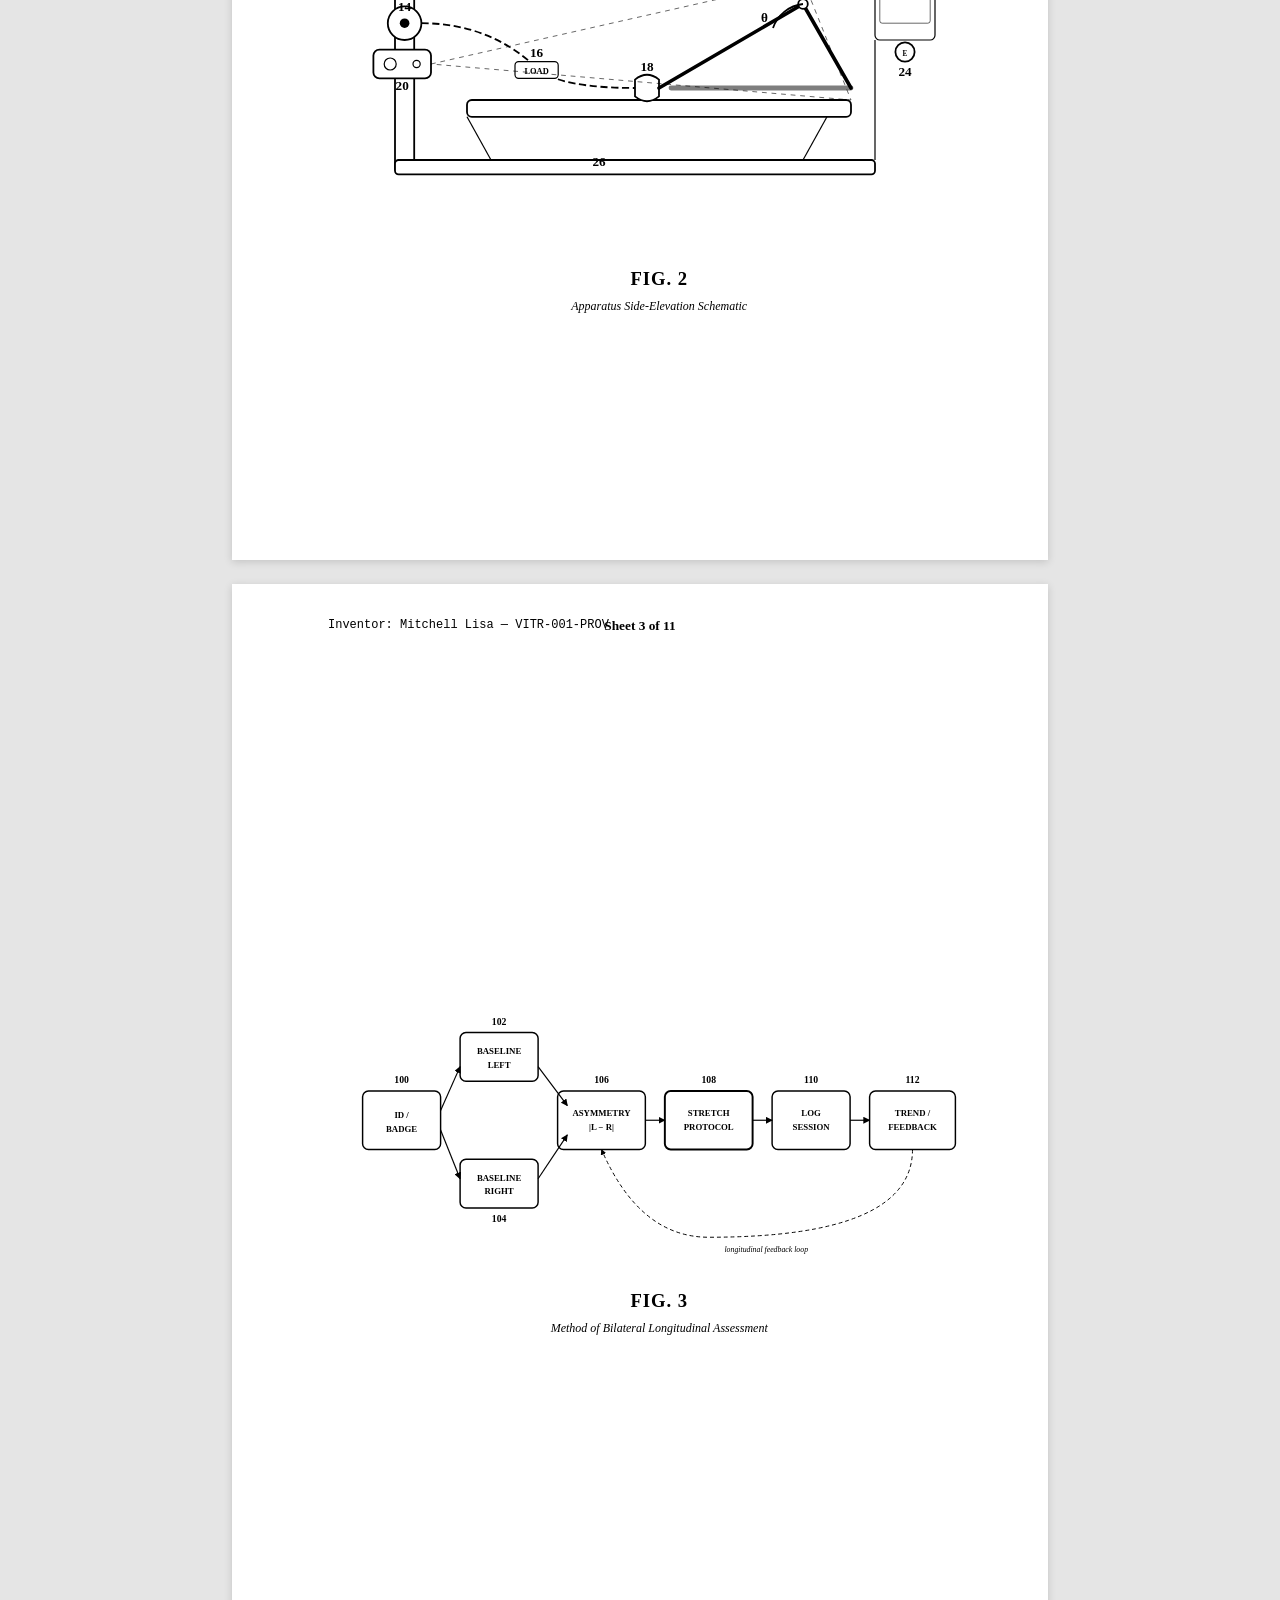
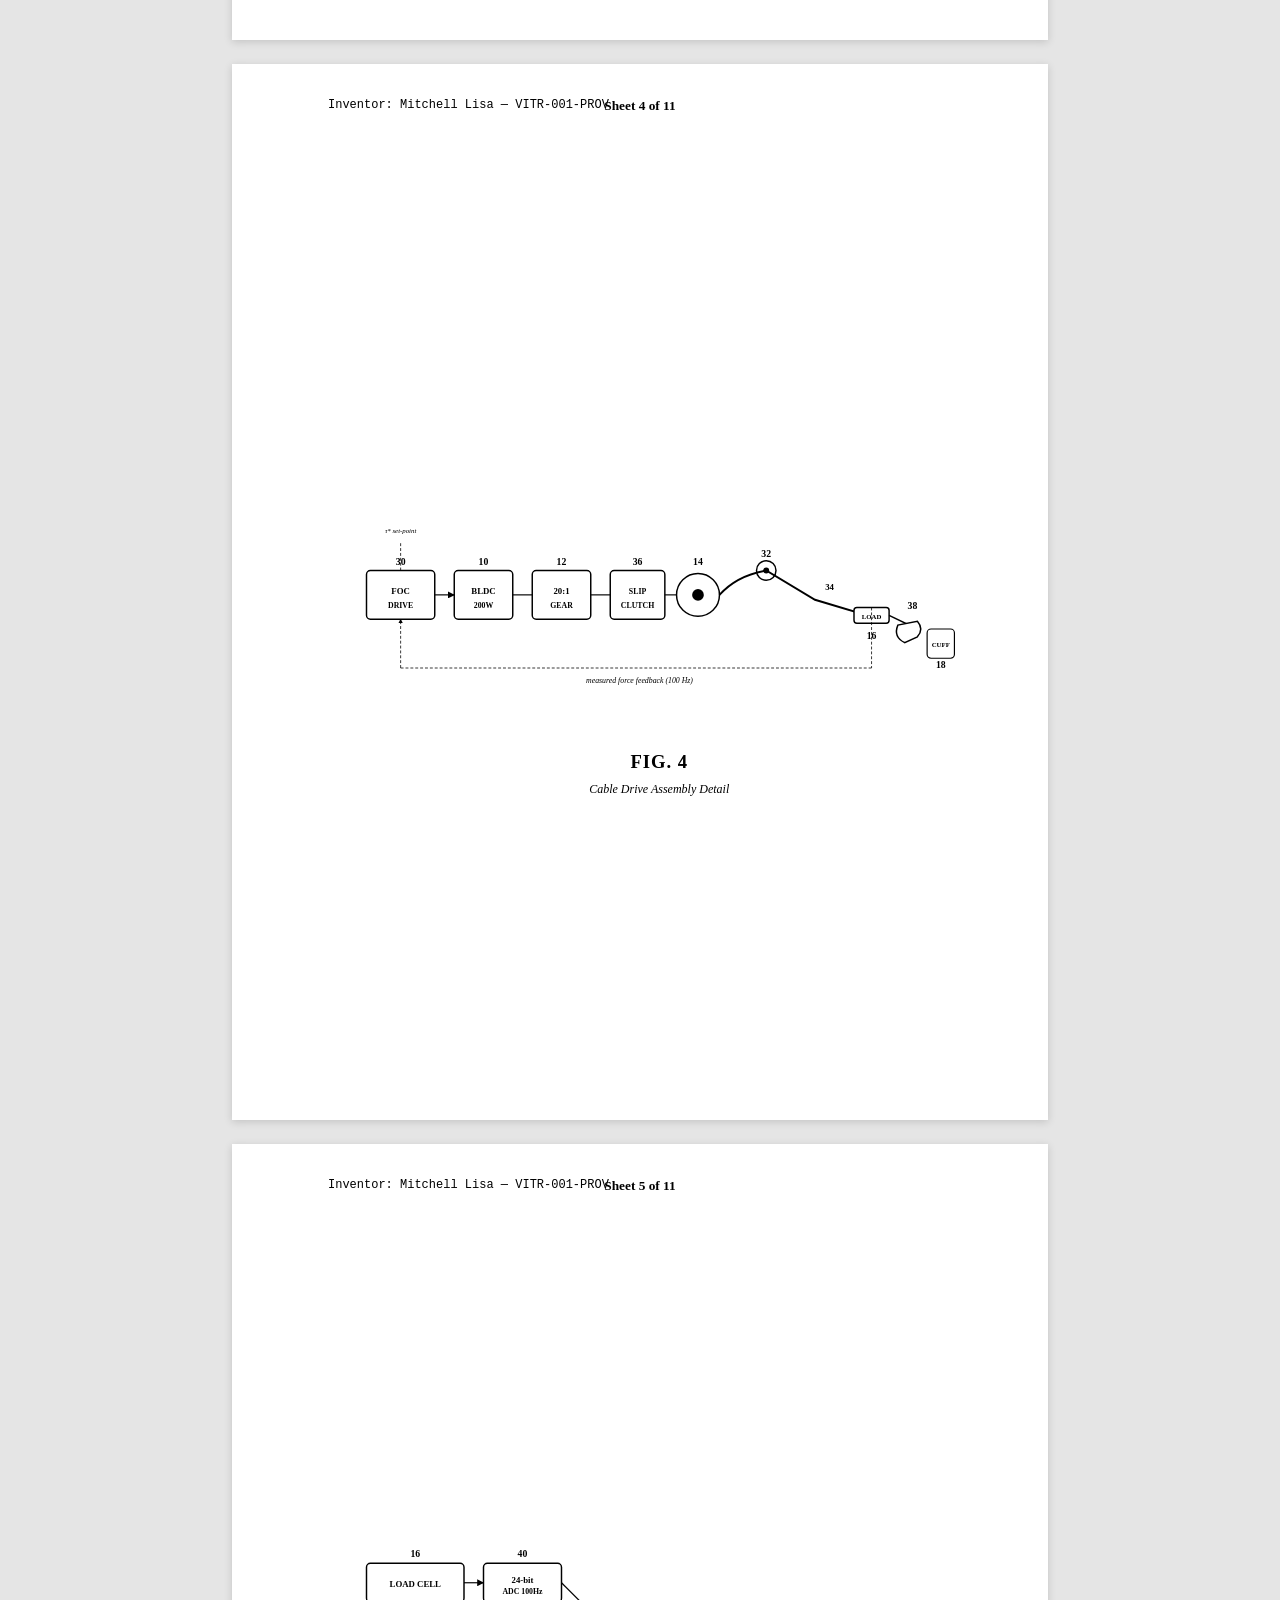
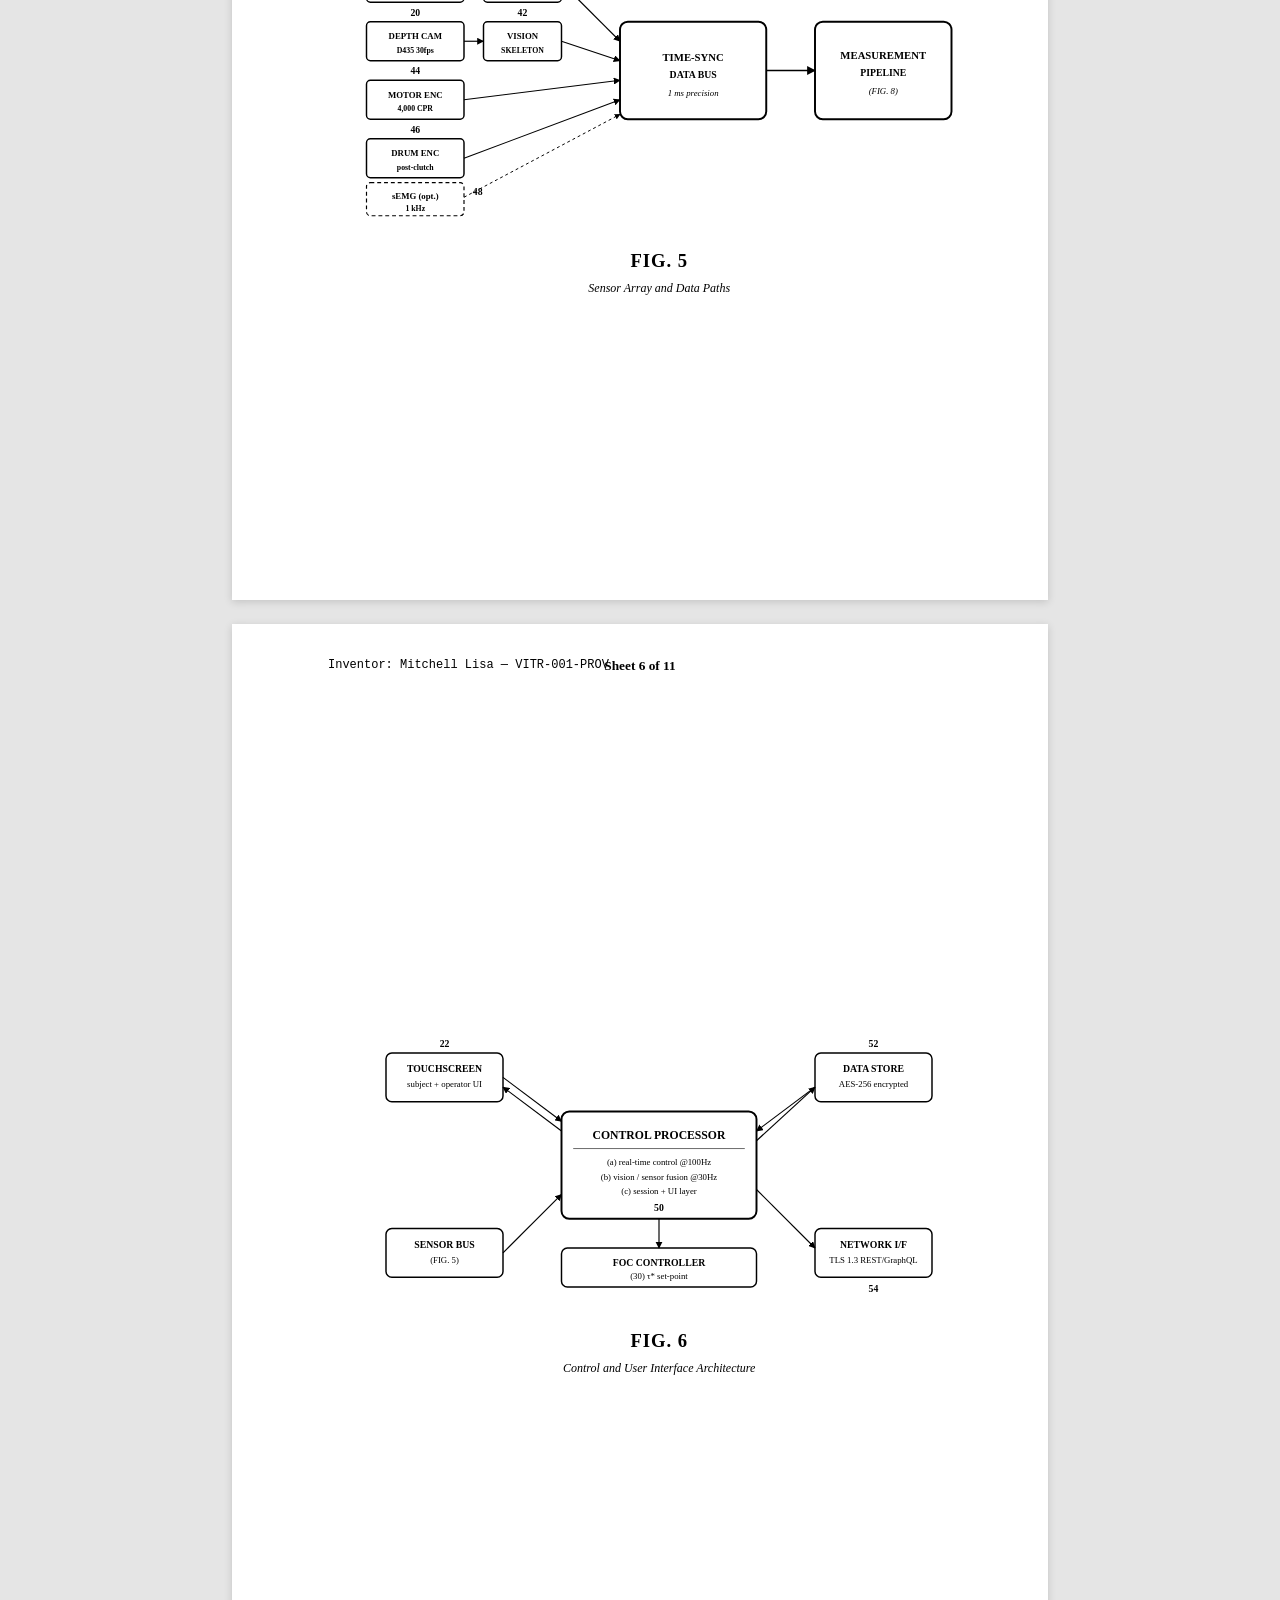
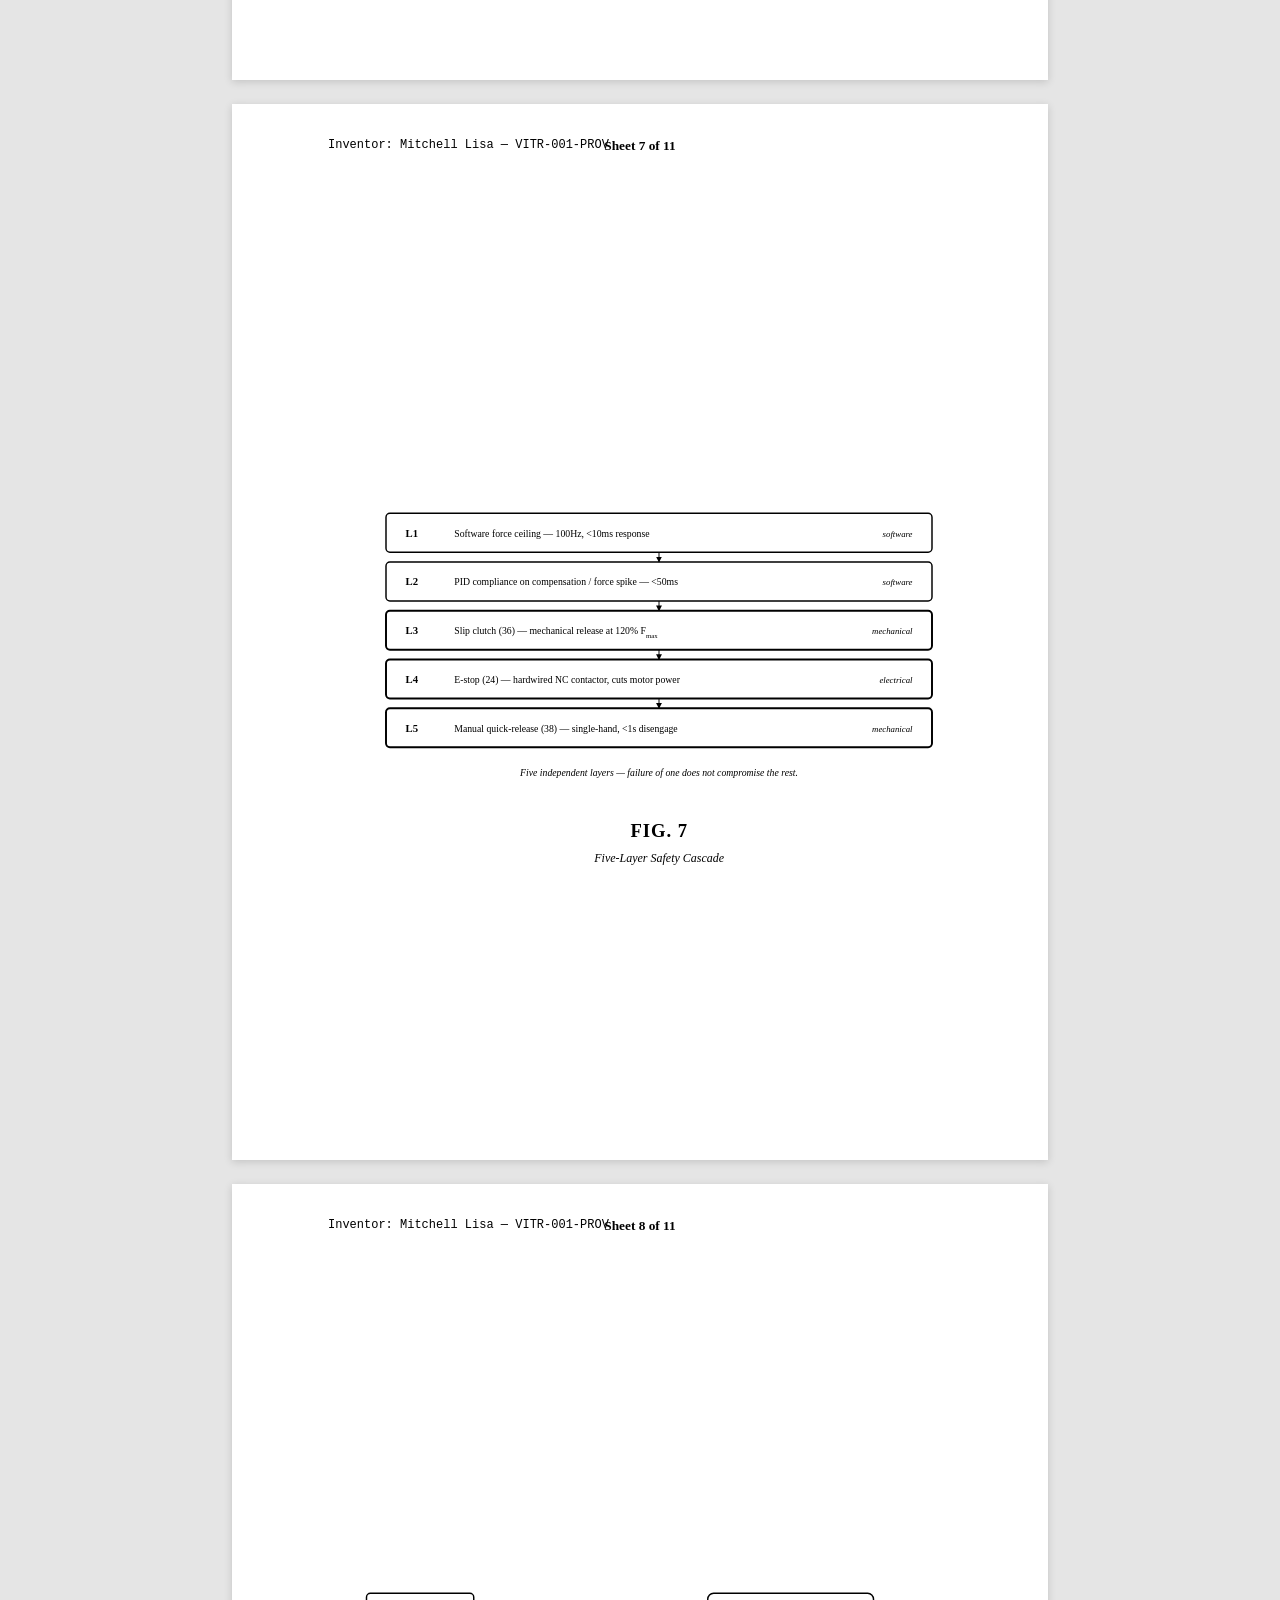
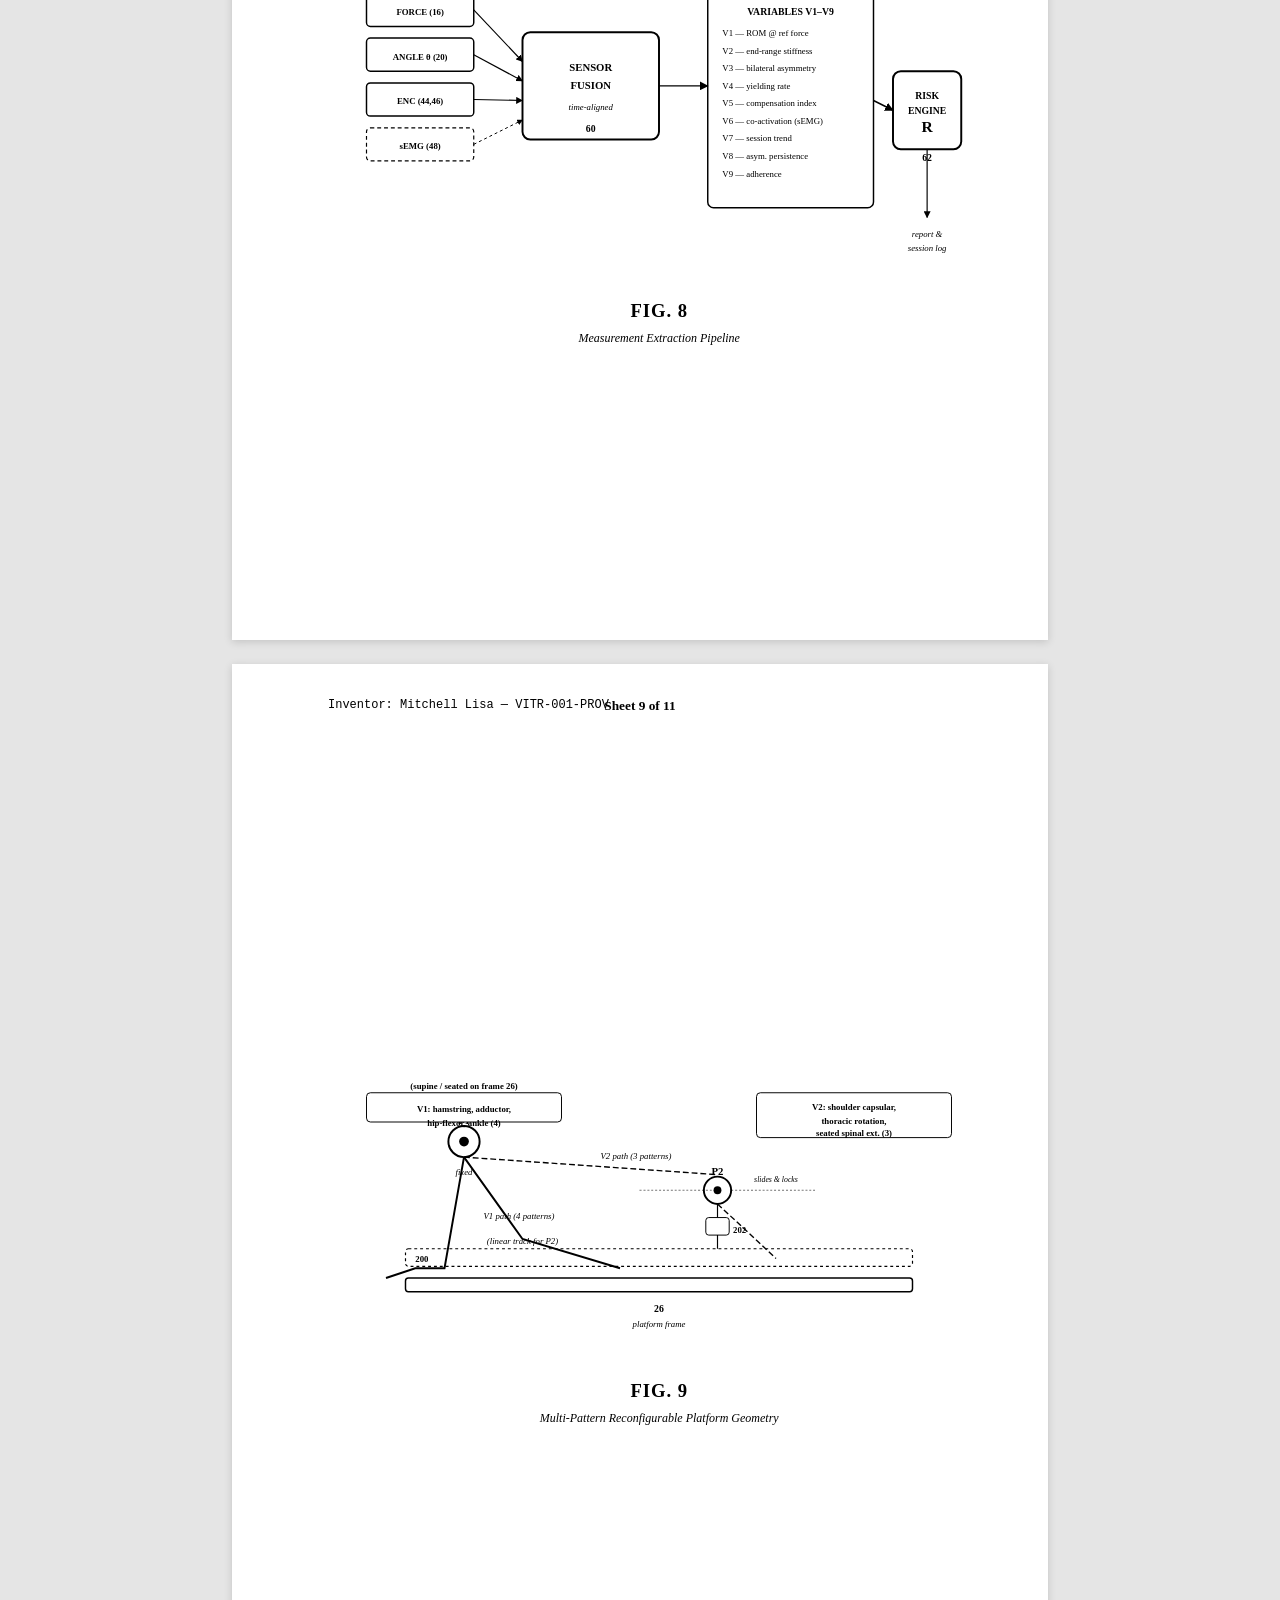
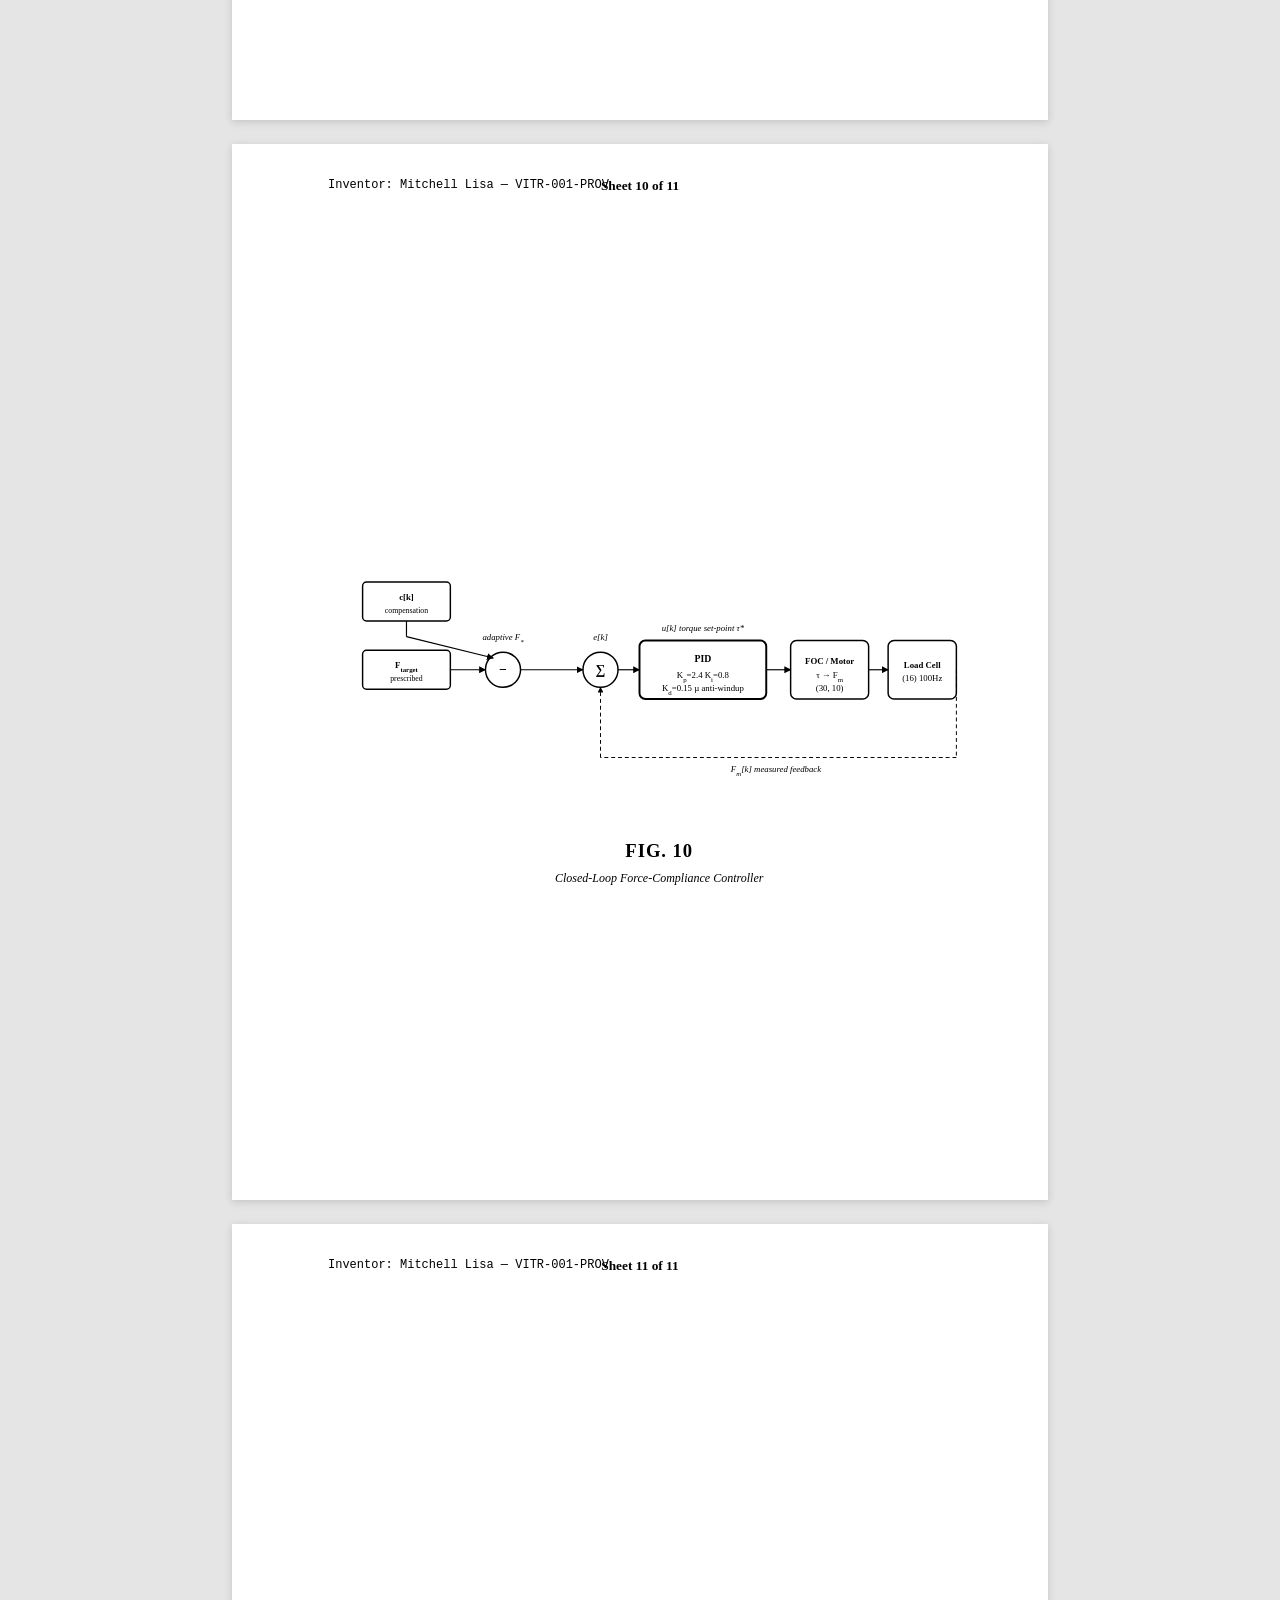
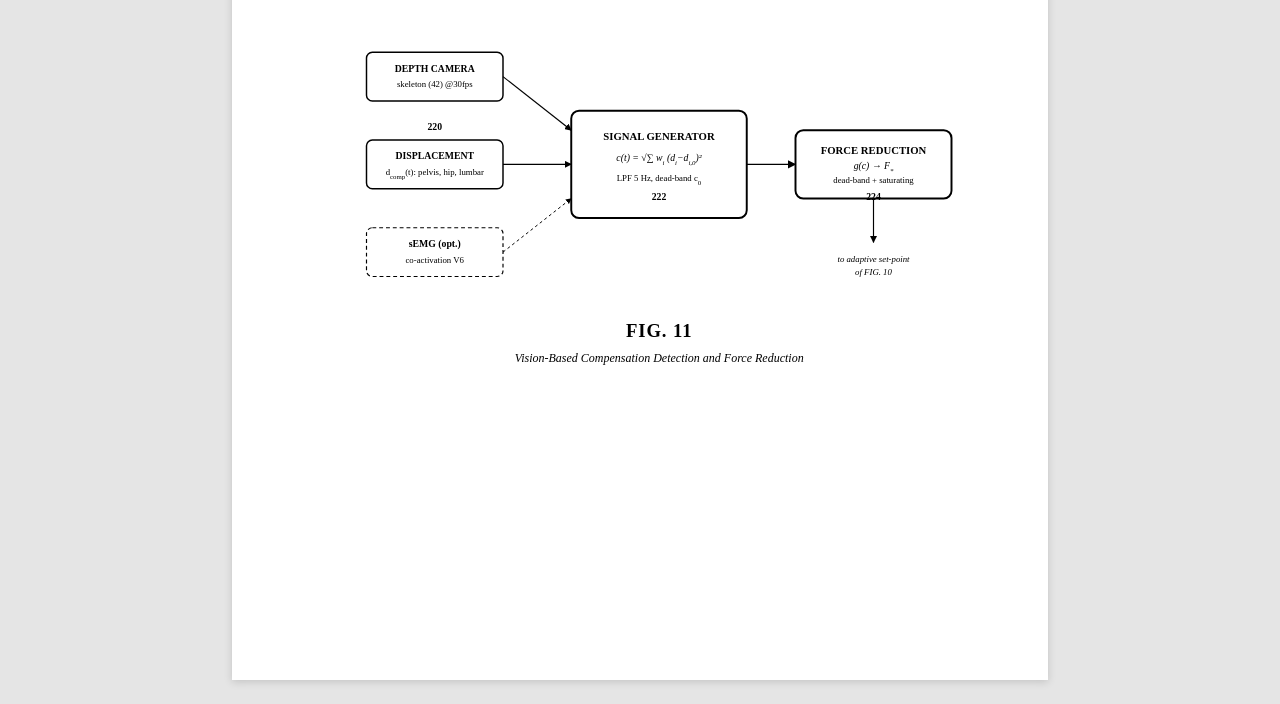
<file: drawings.html>
<!DOCTYPE html>
<html lang="en">
<head>
<meta charset="UTF-8">
<meta name="viewport" content="width=device-width, initial-scale=1.0">
  <link rel="icon" type="image/png" href="modulor-icon.png">
<title>Drawings &mdash; Modulor Stretching Apparatus (VITR-001-PROV)</title>
<style>
  * { margin: 0; padding: 0; box-sizing: border-box; }
  body {
    font-family: 'Times New Roman', Times, serif;
    background: #e5e5e5;
    color: #000;
  }
  /* Each sheet is a USPTO-compliant 8.5x11 page.
     37 CFR 1.84(g): top 2.5cm, left 2.5cm, right 1.5cm, bottom 1cm */
  .sheet {
    width: 8.5in;
    height: 11in;
    background: #ffffff;
    margin: 0.25in auto;
    padding: 1in 0.6in 0.4in 1in;
    position: relative;
    page-break-after: always;
    box-shadow: 0 2px 8px rgba(0,0,0,0.15);
    display: flex;
    flex-direction: column;
  }
  /* Upper-left: inventor + docket identifier (37 CFR 1.84(c)) */
  .sheet-id {
    position: absolute;
    top: 0.35in;
    left: 1in;
    font-size: 9pt;
    font-family: 'Courier New', monospace;
  }
  /* Upper-center: Sheet X of 11 */
  .sheet-number {
    position: absolute;
    top: 0.35in;
    left: 0; right: 0;
    text-align: center;
    font-size: 10pt;
    font-weight: 700;
    font-family: 'Times New Roman', Times, serif;
  }
  /* Figure container */
  .fig-area {
    flex: 1;
    display: flex;
    flex-direction: column;
    align-items: center;
    justify-content: center;
    padding-top: 0.3in;
  }
  .fig-area svg {
    width: 6.5in;
    max-height: 8in;
    height: auto;
    background: #ffffff;
  }
  /* Figure label under drawing - USPTO: "FIG. X" directly beneath */
  .fig-label {
    margin-top: 18pt;
    font-size: 14pt;
    font-weight: 700;
    text-align: center;
    letter-spacing: 0.05em;
  }
  /* Optional descriptive caption (small print) - USPTO allows, not required */
  .fig-caption {
    margin-top: 6pt;
    font-size: 9pt;
    font-style: italic;
    text-align: center;
    max-width: 6in;
    line-height: 1.4;
    color: #000;
  }
  @media print {
    @page { size: 8.5in 11in; margin: 0; }
    body { background: #ffffff; }
    .sheet {
      margin: 0;
      box-shadow: none;
      page-break-after: always;
    }
    .sheet:last-child { page-break-after: auto; }
  }
</style>
</head>
<body>
<div class="sheet">
  <div class="sheet-id">Inventor: Mitchell Lisa &mdash; VITR-001-PROV</div>
  <div class="sheet-number">Sheet 1 of 11</div>
  <div class="fig-area">
    <svg viewBox="0 0 960 290" xmlns="http://www.w3.org/2000/svg">
      <defs>
        <marker id="arrK1" markerWidth="7" markerHeight="5" refX="7" refY="2.5" orient="auto"><path d="M0,0 L7,2.5 L0,5" fill="#000"/></marker>
      </defs>
      <rect x="10" y="60" width="100" height="60" rx="8" fill="#ffffff" stroke="#000" stroke-width="1.2"/>
      <text x="60" y="52" text-anchor="middle" fill="#000" font-size="10" font-weight="700" font-family="Times,serif">200</text>
      <text x="60" y="84" text-anchor="middle" fill="#000" font-size="10" font-weight="700" font-family="Times,serif">ATHLETE ID</text>
      <text x="60" y="98" text-anchor="middle" fill="#333" font-size="8" font-family="Times,serif">Badge + profile</text>
      <text x="60" y="110" text-anchor="middle" fill="#333" font-size="8" font-family="Times,serif">+ session history</text>
      <path d="M114,90 L140,90" fill="none" stroke="#000" stroke-width="1.2" marker-end="url(#arrK1)"/>
      <rect x="144" y="50" width="110" height="80" rx="8" fill="#ffffff" stroke="#000" stroke-width="1.2"/>
      <text x="199" y="42" text-anchor="middle" fill="#000" font-size="10" font-weight="700" font-family="Times,serif">202</text>
      <text x="199" y="74" text-anchor="middle" fill="#000" font-size="10" font-weight="700" font-family="Times,serif">PROTOCOL</text>
      <text x="199" y="88" text-anchor="middle" fill="#000" font-size="10" font-weight="700" font-family="Times,serif">ENGINE</text>
      <text x="199" y="104" text-anchor="middle" fill="#333" font-size="8" font-family="Times,serif">Pattern select</text>
      <text x="199" y="116" text-anchor="middle" fill="#333" font-size="8" font-family="Times,serif">Force target F_set</text>
      <path d="M258,90 L284,90" fill="none" stroke="#000" stroke-width="1.2" marker-end="url(#arrK1)"/>
      <rect x="288" y="35" width="130" height="110" rx="8" fill="#ffffff" stroke="#000" stroke-width="2.5"/>
      <text x="353" y="27" text-anchor="middle" fill="#000" font-size="11" font-weight="700" font-family="Times,serif">204</text>
      <text x="353" y="58" text-anchor="middle" fill="#000" font-size="10" font-weight="700" font-family="Times,serif">PID FORCE</text>
      <text x="353" y="72" text-anchor="middle" fill="#000" font-size="10" font-weight="700" font-family="Times,serif">CONTROLLER</text>
      <text x="353" y="92" text-anchor="middle" fill="#000" font-size="9" font-family="Times,serif">e(t) = F_set &minus; F_meas</text>
      <text x="353" y="106" text-anchor="middle" fill="#000" font-size="9" font-family="Times,serif">u(t) = PID[e(t)]</text>
      <text x="353" y="120" text-anchor="middle" fill="#333" font-size="8" font-family="Times,serif">&rarr; motor PWM</text>
      <text x="353" y="134" text-anchor="middle" fill="#333" font-size="8" font-family="Times,serif">100 Hz update</text>
      <path d="M422,90 L448,90" fill="none" stroke="#000" stroke-width="1.5" marker-end="url(#arrK1)"/>
      <rect x="452" y="55" width="100" height="70" rx="8" fill="#ffffff" stroke="#000" stroke-width="1.2"/>
      <text x="502" y="47" text-anchor="middle" fill="#000" font-size="10" font-weight="700" font-family="Times,serif">206</text>
      <text x="502" y="78" text-anchor="middle" fill="#000" font-size="10" font-weight="700" font-family="Times,serif">CABLE DRIVE</text>
      <text x="502" y="92" text-anchor="middle" fill="#333" font-size="8" font-family="Times,serif">BLDC + gearbox</text>
      <text x="502" y="104" text-anchor="middle" fill="#333" font-size="8" font-family="Times,serif">+ spool + cable</text>
      <text x="502" y="116" text-anchor="middle" fill="#333" font-size="8" font-family="Times,serif">+ slip clutch</text>
      <path d="M502,129 L502,168 L353,168 L353,149" fill="none" stroke="#000" stroke-width="1.2" stroke-dasharray="5,3" marker-end="url(#arrK1)"/>
      <text x="428" y="162" text-anchor="middle" fill="#000" font-size="8" font-weight="600" font-family="Times,serif">F_meas (load cell, 100 Hz)</text>
      <path d="M556,90 L582,90" fill="none" stroke="#000" stroke-width="1.2" marker-end="url(#arrK1)"/>
      <rect x="586" y="55" width="80" height="70" rx="8" fill="#ffffff" stroke="#000" stroke-width="1.2"/>
      <text x="626" y="47" text-anchor="middle" fill="#000" font-size="10" font-weight="700" font-family="Times,serif">208</text>
      <text x="626" y="80" text-anchor="middle" fill="#000" font-size="10" font-weight="700" font-family="Times,serif">SUBJECT</text>
      <text x="626" y="96" text-anchor="middle" fill="#333" font-size="8" font-family="Times,serif">On platform</text>
      <text x="626" y="108" text-anchor="middle" fill="#333" font-size="8" font-family="Times,serif">Limb stretched</text>
      <path d="M670,90 L700,90" fill="none" stroke="#000" stroke-width="1" marker-end="url(#arrK1)"/>
      <rect x="704" y="40" width="110" height="100" rx="8" fill="#ffffff" stroke="#000" stroke-width="1.2"/>
      <text x="759" y="32" text-anchor="middle" fill="#000" font-size="10" font-weight="700" font-family="Times,serif">212</text>
      <text x="759" y="68" text-anchor="middle" fill="#000" font-size="10" font-weight="700" font-family="Times,serif">DATA ENGINE</text>
      <text x="759" y="84" text-anchor="middle" fill="#333" font-size="8" font-family="Times,serif">9 variables / rep</text>
      <text x="759" y="96" text-anchor="middle" fill="#333" font-size="8" font-family="Times,serif">Longitudinal trends</text>
      <text x="759" y="108" text-anchor="middle" fill="#333" font-size="8" font-family="Times,serif">Asymmetry alerts</text>
      <text x="759" y="120" text-anchor="middle" fill="#333" font-size="8" font-family="Times,serif">Risk score (62)</text>
      <path d="M626,129 L626,202" fill="none" stroke="#000" stroke-width="1" stroke-dasharray="3,2"/>
      <text x="632" y="185" text-anchor="start" fill="#000" font-size="8" font-style="italic" font-family="Times,serif">observes</text>
      <rect x="568" y="202" width="116" height="52" rx="8" fill="#ffffff" stroke="#000" stroke-width="2"/>
      <text x="574" y="198" text-anchor="start" fill="#000" font-size="10" font-weight="700" font-family="Times,serif">210</text>
      <text x="626" y="220" text-anchor="middle" fill="#000" font-size="10" font-weight="700" font-family="Times,serif">VISION SYSTEM</text>
      <text x="626" y="234" text-anchor="middle" fill="#333" font-size="8" font-family="Times,serif">Skeleton + joint angles</text>
      <text x="626" y="246" text-anchor="middle" fill="#333" font-size="8" font-family="Times,serif">+ compensation detect</text>
      <path d="M564,228 L353,228 L353,149" fill="none" stroke="#000" stroke-width="2" stroke-dasharray="5,3" marker-end="url(#arrK1)"/>
      <text x="458" y="222" text-anchor="middle" fill="#000" font-size="9" font-weight="700" font-family="Times,serif">COMPENSATION SIGNAL &rarr; modifies F_set [NOVEL]</text>
      <path d="M759,144 L759,273 L199,273 L199,134" fill="none" stroke="#000" stroke-width="1" stroke-dasharray="6,3"/>
      <polygon points="199,134 194,144 204,144" fill="#000"/>
      <text x="480" y="268" text-anchor="middle" fill="#000" font-size="9" font-weight="600" font-family="Times,serif">214 &mdash; ADAPTIVE FEEDBACK: historical data modifies next session's protocol</text>
    </svg>
    <div class="fig-label">FIG. 1</div>
    <div class="fig-caption">System Block Diagram</div>
  </div>
</div>
<div class="sheet">
  <div class="sheet-id">Inventor: Mitchell Lisa &mdash; VITR-001-PROV</div>
  <div class="sheet-number">Sheet 2 of 11</div>
  <div class="fig-area">
    <svg viewBox="0 0 520 340" xmlns="http://www.w3.org/2000/svg">
      <rect x="40" y="60" width="16" height="220" rx="3" fill="#ffffff" stroke="#000" stroke-width="1.5"/>
      <rect x="40" y="270" width="400" height="12" rx="3" fill="#ffffff" stroke="#000" stroke-width="1.5"/>
      <rect x="100" y="220" width="320" height="14" rx="4" fill="#ffffff" stroke="#000" stroke-width="1.5"/>
      <line x1="100" y1="234" x2="120" y2="270" stroke="#000" stroke-width="1"/>
      <line x1="400" y1="234" x2="380" y2="270" stroke="#000" stroke-width="1"/>
      <rect x="20" y="60" width="56" height="44" rx="6" fill="#ffffff" stroke="#000" stroke-width="1.5"/>
      <text x="48" y="86" text-anchor="middle" fill="#000" font-size="9" font-weight="700" font-family="Times,serif">BLDC</text>
      <rect x="24" y="108" width="48" height="28" rx="4" fill="#ffffff" stroke="#000" stroke-width="1"/>
      <text x="48" y="126" text-anchor="middle" fill="#000" font-size="8" font-weight="600" font-family="Times,serif">20:1</text>
      <circle cx="48" cy="156" r="14" fill="#ffffff" stroke="#000" stroke-width="1.5"/>
      <circle cx="48" cy="156" r="4" fill="#000"/>
      <path d="M62,156 Q120,156 160,195 Q180,210 240,210" fill="none" stroke="#000" stroke-width="1.5" stroke-dasharray="6,3"/>
      <rect x="140" y="188" width="36" height="14" rx="3" fill="#ffffff" stroke="#000" stroke-width="1"/>
      <text x="158" y="198" text-anchor="middle" fill="#000" font-size="7" font-weight="600" font-family="Times,serif">LOAD</text>
      <path d="M240,203 Q250,195 260,203 L260,217 Q250,225 240,217 Z" fill="#ffffff" stroke="#000" stroke-width="1.5"/>
      <line x1="260" y1="210" x2="380" y2="140" stroke="#000" stroke-width="3" stroke-linecap="round"/>
      <line x1="380" y1="140" x2="420" y2="210" stroke="#000" stroke-width="3" stroke-linecap="round"/>
      <circle cx="380" cy="140" r="4" fill="#ffffff" stroke="#000" stroke-width="1.5"/>
      <line x1="270" y1="210" x2="420" y2="210" stroke="#000" stroke-width="4" stroke-linecap="round" opacity="0.5"/>
      <rect x="22" y="178" width="48" height="24" rx="5" fill="#ffffff" stroke="#000" stroke-width="1.5"/>
      <circle cx="36" cy="190" r="5" fill="#ffffff" stroke="#000" stroke-width="1"/>
      <circle cx="58" cy="190" r="3" fill="#ffffff" stroke="#000" stroke-width="1"/>
      <path d="M70,190 L380,120 L420,220 Z" fill="none" stroke="#000" stroke-width="0.5" stroke-dasharray="4,4"/>
      <path d="M355,160 A30,30 0 0,1 380,140" fill="none" stroke="#000" stroke-width="1.5"/>
      <text x="345" y="155" fill="#000" font-size="11" font-weight="600" font-family="Times,serif">&theta;</text>
      <rect x="440" y="100" width="50" height="70" rx="4" fill="#ffffff" stroke="#000" stroke-width="1"/>
      <rect x="444" y="106" width="42" height="50" rx="2" fill="#ffffff" stroke="#000" stroke-width="0.5"/>
      <line x1="440" y1="170" x2="440" y2="270" stroke="#000" stroke-width="1"/>
      <circle cx="465" cy="180" r="8" fill="#ffffff" stroke="#000" stroke-width="1.5"/>
      <text x="465" y="183" text-anchor="middle" fill="#000" font-size="6" font-weight="700" font-family="Times,serif">E</text>
      <text x="48" y="54" text-anchor="middle" fill="#000" font-size="11" font-weight="700" font-family="Times,serif">10</text>
      <text x="48" y="146" text-anchor="middle" fill="#000" font-size="11" font-weight="700" font-family="Times,serif">14</text>
      <text x="158" y="184" text-anchor="middle" fill="#000" font-size="11" font-weight="700" font-family="Times,serif">16</text>
      <text x="250" y="196" text-anchor="middle" fill="#000" font-size="11" font-weight="700" font-family="Times,serif">18</text>
      <text x="46" y="212" text-anchor="middle" fill="#000" font-size="11" font-weight="700" font-family="Times,serif">20</text>
      <text x="465" y="96" text-anchor="middle" fill="#000" font-size="11" font-weight="700" font-family="Times,serif">22</text>
      <text x="465" y="200" text-anchor="middle" fill="#000" font-size="11" font-weight="700" font-family="Times,serif">24</text>
      <text x="48" y="105" text-anchor="middle" fill="#000" font-size="11" font-weight="700" font-family="Times,serif">12</text>
      <text x="210" y="275" text-anchor="middle" fill="#000" font-size="11" font-weight="700" font-family="Times,serif">26</text>
    </svg>
    <div class="fig-label">FIG. 2</div>
    <div class="fig-caption">Apparatus Side-Elevation Schematic</div>
  </div>
</div>
<div class="sheet">
  <div class="sheet-id">Inventor: Mitchell Lisa &mdash; VITR-001-PROV</div>
  <div class="sheet-number">Sheet 3 of 11</div>
  <div class="fig-area">
    <svg viewBox="0 0 640 300" xmlns="http://www.w3.org/2000/svg">
      <defs>
        <marker id="arr3" viewBox="0 0 10 10" refX="9" refY="5" markerWidth="6" markerHeight="6" orient="auto">
          <path d="M0,0 L10,5 L0,10 z" fill="#000"/>
        </marker>
      </defs>
      <rect x="16" y="120" width="80" height="60" rx="6" fill="#ffffff" stroke="#000" stroke-width="1.5"/>
      <text x="56" y="148" text-anchor="middle" fill="#000" font-size="9" font-weight="700" font-family="Times,serif">ID /</text>
      <text x="56" y="162" text-anchor="middle" fill="#000" font-size="9" font-weight="700" font-family="Times,serif">BADGE</text>
      <text x="56" y="112" text-anchor="middle" fill="#000" font-size="10" font-weight="700" font-family="Times,serif">100</text>
      <rect x="116" y="60" width="80" height="50" rx="6" fill="#ffffff" stroke="#000" stroke-width="1.5"/>
      <text x="156" y="82" text-anchor="middle" fill="#000" font-size="9" font-weight="700" font-family="Times,serif">BASELINE</text>
      <text x="156" y="96" text-anchor="middle" fill="#000" font-size="9" font-weight="700" font-family="Times,serif">LEFT</text>
      <text x="156" y="52" text-anchor="middle" fill="#000" font-size="10" font-weight="700" font-family="Times,serif">102</text>
      <rect x="116" y="190" width="80" height="50" rx="6" fill="#ffffff" stroke="#000" stroke-width="1.5"/>
      <text x="156" y="212" text-anchor="middle" fill="#000" font-size="9" font-weight="700" font-family="Times,serif">BASELINE</text>
      <text x="156" y="226" text-anchor="middle" fill="#000" font-size="9" font-weight="700" font-family="Times,serif">RIGHT</text>
      <text x="156" y="254" text-anchor="middle" fill="#000" font-size="10" font-weight="700" font-family="Times,serif">104</text>
      <rect x="216" y="120" width="90" height="60" rx="6" fill="#ffffff" stroke="#000" stroke-width="1.5"/>
      <text x="261" y="146" text-anchor="middle" fill="#000" font-size="9" font-weight="700" font-family="Times,serif">ASYMMETRY</text>
      <text x="261" y="160" text-anchor="middle" fill="#000" font-size="9" font-weight="700" font-family="Times,serif">|L &minus; R|</text>
      <text x="261" y="112" text-anchor="middle" fill="#000" font-size="10" font-weight="700" font-family="Times,serif">106</text>
      <rect x="326" y="120" width="90" height="60" rx="6" fill="#ffffff" stroke="#000" stroke-width="2"/>
      <text x="371" y="146" text-anchor="middle" fill="#000" font-size="9" font-weight="700" font-family="Times,serif">STRETCH</text>
      <text x="371" y="160" text-anchor="middle" fill="#000" font-size="9" font-weight="700" font-family="Times,serif">PROTOCOL</text>
      <text x="371" y="112" text-anchor="middle" fill="#000" font-size="10" font-weight="700" font-family="Times,serif">108</text>
      <rect x="436" y="120" width="80" height="60" rx="6" fill="#ffffff" stroke="#000" stroke-width="1.5"/>
      <text x="476" y="146" text-anchor="middle" fill="#000" font-size="9" font-weight="700" font-family="Times,serif">LOG</text>
      <text x="476" y="160" text-anchor="middle" fill="#000" font-size="9" font-weight="700" font-family="Times,serif">SESSION</text>
      <text x="476" y="112" text-anchor="middle" fill="#000" font-size="10" font-weight="700" font-family="Times,serif">110</text>
      <rect x="536" y="120" width="88" height="60" rx="6" fill="#ffffff" stroke="#000" stroke-width="1.5"/>
      <text x="580" y="146" text-anchor="middle" fill="#000" font-size="9" font-weight="700" font-family="Times,serif">TREND /</text>
      <text x="580" y="160" text-anchor="middle" fill="#000" font-size="9" font-weight="700" font-family="Times,serif">FEEDBACK</text>
      <text x="580" y="112" text-anchor="middle" fill="#000" font-size="10" font-weight="700" font-family="Times,serif">112</text>
      <line x1="96" y1="140" x2="116" y2="95" stroke="#000" stroke-width="1.2" marker-end="url(#arr3)"/>
      <line x1="96" y1="160" x2="116" y2="210" stroke="#000" stroke-width="1.2" marker-end="url(#arr3)"/>
      <line x1="196" y1="95" x2="226" y2="135" stroke="#000" stroke-width="1.2" marker-end="url(#arr3)"/>
      <line x1="196" y1="210" x2="226" y2="165" stroke="#000" stroke-width="1.2" marker-end="url(#arr3)"/>
      <line x1="306" y1="150" x2="326" y2="150" stroke="#000" stroke-width="1.2" marker-end="url(#arr3)"/>
      <line x1="416" y1="150" x2="436" y2="150" stroke="#000" stroke-width="1.2" marker-end="url(#arr3)"/>
      <line x1="516" y1="150" x2="536" y2="150" stroke="#000" stroke-width="1.2" marker-end="url(#arr3)"/>
      <path d="M580,180 Q580,270 371,270 Q300,270 261,180" fill="none" stroke="#000" stroke-width="1" stroke-dasharray="4,3" marker-end="url(#arr3)"/>
      <text x="430" y="285" text-anchor="middle" fill="#000" font-size="8" font-style="italic" font-family="Times,serif">longitudinal feedback loop</text>
    </svg>
    <div class="fig-label">FIG. 3</div>
    <div class="fig-caption">Method of Bilateral Longitudinal Assessment</div>
  </div>
</div>
<div class="sheet">
  <div class="sheet-id">Inventor: Mitchell Lisa &mdash; VITR-001-PROV</div>
  <div class="sheet-number">Sheet 4 of 11</div>
  <div class="fig-area">
    <svg viewBox="0 0 640 260" xmlns="http://www.w3.org/2000/svg">
      <defs>
        <marker id="arr4" viewBox="0 0 10 10" refX="9" refY="5" markerWidth="6" markerHeight="6" orient="auto">
          <path d="M0,0 L10,5 L0,10 z" fill="#000"/>
        </marker>
      </defs>
      <rect x="20" y="100" width="70" height="50" rx="4" fill="#ffffff" stroke="#000" stroke-width="1.5"/>
      <text x="55" y="124" text-anchor="middle" fill="#000" font-size="9" font-weight="700" font-family="Times,serif">FOC</text>
      <text x="55" y="138" text-anchor="middle" fill="#000" font-size="8" font-weight="600" font-family="Times,serif">DRIVE</text>
      <text x="55" y="94" text-anchor="middle" fill="#000" font-size="10" font-weight="700" font-family="Times,serif">30</text>
      <rect x="110" y="100" width="60" height="50" rx="4" fill="#ffffff" stroke="#000" stroke-width="1.5"/>
      <text x="140" y="124" text-anchor="middle" fill="#000" font-size="9" font-weight="700" font-family="Times,serif">BLDC</text>
      <text x="140" y="138" text-anchor="middle" fill="#000" font-size="8" font-weight="600" font-family="Times,serif">200W</text>
      <text x="140" y="94" text-anchor="middle" fill="#000" font-size="10" font-weight="700" font-family="Times,serif">10</text>
      <rect x="190" y="100" width="60" height="50" rx="4" fill="#ffffff" stroke="#000" stroke-width="1.5"/>
      <text x="220" y="124" text-anchor="middle" fill="#000" font-size="9" font-weight="700" font-family="Times,serif">20:1</text>
      <text x="220" y="138" text-anchor="middle" fill="#000" font-size="8" font-weight="600" font-family="Times,serif">GEAR</text>
      <text x="220" y="94" text-anchor="middle" fill="#000" font-size="10" font-weight="700" font-family="Times,serif">12</text>
      <rect x="270" y="100" width="56" height="50" rx="4" fill="#ffffff" stroke="#000" stroke-width="1.5"/>
      <text x="298" y="124" text-anchor="middle" fill="#000" font-size="8" font-weight="700" font-family="Times,serif">SLIP</text>
      <text x="298" y="138" text-anchor="middle" fill="#000" font-size="8" font-weight="600" font-family="Times,serif">CLUTCH</text>
      <text x="298" y="94" text-anchor="middle" fill="#000" font-size="10" font-weight="700" font-family="Times,serif">36</text>
      <circle cx="360" cy="125" r="22" fill="#ffffff" stroke="#000" stroke-width="1.5"/>
      <circle cx="360" cy="125" r="6" fill="#000"/>
      <text x="360" y="94" text-anchor="middle" fill="#000" font-size="10" font-weight="700" font-family="Times,serif">14</text>
      <circle cx="430" cy="100" r="10" fill="#ffffff" stroke="#000" stroke-width="1.5"/>
      <circle cx="430" cy="100" r="3" fill="#000"/>
      <text x="430" y="86" text-anchor="middle" fill="#000" font-size="10" font-weight="700" font-family="Times,serif">32</text>
      <path d="M382,125 Q400,105 430,100 L480,130 L530,145" fill="none" stroke="#000" stroke-width="2"/>
      <text x="495" y="120" text-anchor="middle" fill="#000" font-size="9" font-weight="700" font-family="Times,serif">34</text>
      <rect x="520" y="138" width="36" height="16" rx="3" fill="#ffffff" stroke="#000" stroke-width="1.5"/>
      <text x="538" y="150" text-anchor="middle" fill="#000" font-size="7" font-weight="700" font-family="Times,serif">LOAD</text>
      <text x="538" y="170" text-anchor="middle" fill="#000" font-size="10" font-weight="700" font-family="Times,serif">16</text>
      <path d="M556,146 L585,160" stroke="#000" stroke-width="1.5"/>
      <path d="M585,152 Q592,160 585,168 L572,174 Q560,168 565,156 Z" fill="#ffffff" stroke="#000" stroke-width="1.5"/>
      <text x="580" y="140" text-anchor="middle" fill="#000" font-size="10" font-weight="700" font-family="Times,serif">38</text>
      <rect x="595" y="160" width="28" height="30" rx="4" fill="#ffffff" stroke="#000" stroke-width="1.2"/>
      <text x="609" y="178" text-anchor="middle" fill="#000" font-size="7" font-weight="700" font-family="Times,serif">CUFF</text>
      <text x="609" y="200" text-anchor="middle" fill="#000" font-size="10" font-weight="700" font-family="Times,serif">18</text>
      <line x1="90" y1="125" x2="110" y2="125" stroke="#000" stroke-width="1.2" marker-end="url(#arr4)"/>
      <line x1="170" y1="125" x2="190" y2="125" stroke="#000" stroke-width="1.2"/>
      <line x1="250" y1="125" x2="270" y2="125" stroke="#000" stroke-width="1.2"/>
      <line x1="326" y1="125" x2="338" y2="125" stroke="#000" stroke-width="1.2"/>
      <line x1="55" y1="100" x2="55" y2="70" stroke="#000" stroke-width="0.8" stroke-dasharray="3,2"/>
      <text x="55" y="62" text-anchor="middle" fill="#000" font-size="7" font-style="italic" font-family="Times,serif">&tau;* set-point</text>
      <line x1="538" y1="138" x2="538" y2="200" stroke="#000" stroke-width="0.8" stroke-dasharray="3,2"/>
      <line x1="538" y1="200" x2="55" y2="200" stroke="#000" stroke-width="0.8" stroke-dasharray="3,2"/>
      <line x1="55" y1="200" x2="55" y2="150" stroke="#000" stroke-width="0.8" stroke-dasharray="3,2" marker-end="url(#arr4)"/>
      <text x="300" y="215" text-anchor="middle" fill="#000" font-size="8" font-style="italic" font-family="Times,serif">measured force feedback (100 Hz)</text>
    </svg>
    <div class="fig-label">FIG. 4</div>
    <div class="fig-caption">Cable Drive Assembly Detail</div>
  </div>
</div>
<div class="sheet">
  <div class="sheet-id">Inventor: Mitchell Lisa &mdash; VITR-001-PROV</div>
  <div class="sheet-number">Sheet 5 of 11</div>
  <div class="fig-area">
    <svg viewBox="0 0 640 300" xmlns="http://www.w3.org/2000/svg">
      <defs>
        <marker id="arr5" viewBox="0 0 10 10" refX="9" refY="5" markerWidth="6" markerHeight="6" orient="auto">
          <path d="M0,0 L10,5 L0,10 z" fill="#000"/>
        </marker>
      </defs>
      <rect x="20" y="30" width="100" height="40" rx="4" fill="#ffffff" stroke="#000" stroke-width="1.5"/>
      <text x="70" y="54" text-anchor="middle" fill="#000" font-size="9" font-weight="700" font-family="Times,serif">LOAD CELL</text>
      <text x="70" y="24" text-anchor="middle" fill="#000" font-size="10" font-weight="700" font-family="Times,serif">16</text>
      <rect x="140" y="30" width="80" height="40" rx="4" fill="#ffffff" stroke="#000" stroke-width="1.5"/>
      <text x="180" y="50" text-anchor="middle" fill="#000" font-size="9" font-weight="700" font-family="Times,serif">24-bit</text>
      <text x="180" y="62" text-anchor="middle" fill="#000" font-size="8" font-weight="600" font-family="Times,serif">ADC 100Hz</text>
      <text x="180" y="24" text-anchor="middle" fill="#000" font-size="10" font-weight="700" font-family="Times,serif">40</text>
      <rect x="20" y="90" width="100" height="40" rx="4" fill="#ffffff" stroke="#000" stroke-width="1.5"/>
      <text x="70" y="108" text-anchor="middle" fill="#000" font-size="9" font-weight="700" font-family="Times,serif">DEPTH CAM</text>
      <text x="70" y="122" text-anchor="middle" fill="#000" font-size="8" font-weight="600" font-family="Times,serif">D435 30fps</text>
      <text x="70" y="84" text-anchor="middle" fill="#000" font-size="10" font-weight="700" font-family="Times,serif">20</text>
      <rect x="140" y="90" width="80" height="40" rx="4" fill="#ffffff" stroke="#000" stroke-width="1.5"/>
      <text x="180" y="108" text-anchor="middle" fill="#000" font-size="9" font-weight="700" font-family="Times,serif">VISION</text>
      <text x="180" y="122" text-anchor="middle" fill="#000" font-size="8" font-weight="600" font-family="Times,serif">SKELETON</text>
      <text x="180" y="84" text-anchor="middle" fill="#000" font-size="10" font-weight="700" font-family="Times,serif">42</text>
      <rect x="20" y="150" width="100" height="40" rx="4" fill="#ffffff" stroke="#000" stroke-width="1.5"/>
      <text x="70" y="168" text-anchor="middle" fill="#000" font-size="9" font-weight="700" font-family="Times,serif">MOTOR ENC</text>
      <text x="70" y="182" text-anchor="middle" fill="#000" font-size="8" font-weight="600" font-family="Times,serif">4,000 CPR</text>
      <text x="70" y="144" text-anchor="middle" fill="#000" font-size="10" font-weight="700" font-family="Times,serif">44</text>
      <rect x="20" y="210" width="100" height="40" rx="4" fill="#ffffff" stroke="#000" stroke-width="1.5"/>
      <text x="70" y="228" text-anchor="middle" fill="#000" font-size="9" font-weight="700" font-family="Times,serif">DRUM ENC</text>
      <text x="70" y="242" text-anchor="middle" fill="#000" font-size="8" font-weight="600" font-family="Times,serif">post-clutch</text>
      <text x="70" y="204" text-anchor="middle" fill="#000" font-size="10" font-weight="700" font-family="Times,serif">46</text>
      <rect x="20" y="255" width="100" height="34" rx="4" fill="#ffffff" stroke="#000" stroke-width="1.2" stroke-dasharray="4,3"/>
      <text x="70" y="272" text-anchor="middle" fill="#000" font-size="9" font-weight="700" font-family="Times,serif">sEMG (opt.)</text>
      <text x="70" y="284" text-anchor="middle" fill="#000" font-size="8" font-weight="600" font-family="Times,serif">1 kHz</text>
      <text x="134" y="268" text-anchor="middle" fill="#000" font-size="10" font-weight="700" font-family="Times,serif">48</text>
      <rect x="280" y="90" width="150" height="100" rx="8" fill="#ffffff" stroke="#000" stroke-width="2"/>
      <text x="355" y="130" text-anchor="middle" fill="#000" font-size="11" font-weight="700" font-family="Times,serif">TIME-SYNC</text>
      <text x="355" y="148" text-anchor="middle" fill="#000" font-size="10" font-weight="600" font-family="Times,serif">DATA BUS</text>
      <text x="355" y="166" text-anchor="middle" fill="#000" font-size="9" font-style="italic" font-family="Times,serif">1 ms precision</text>
      <rect x="480" y="90" width="140" height="100" rx="8" fill="#ffffff" stroke="#000" stroke-width="2"/>
      <text x="550" y="128" text-anchor="middle" fill="#000" font-size="11" font-weight="700" font-family="Times,serif">MEASUREMENT</text>
      <text x="550" y="146" text-anchor="middle" fill="#000" font-size="10" font-weight="700" font-family="Times,serif">PIPELINE</text>
      <text x="550" y="164" text-anchor="middle" fill="#000" font-size="9" font-style="italic" font-family="Times,serif">(FIG. 8)</text>
      <line x1="120" y1="50" x2="140" y2="50" stroke="#000" stroke-width="1.2" marker-end="url(#arr5)"/>
      <line x1="120" y1="110" x2="140" y2="110" stroke="#000" stroke-width="1.2" marker-end="url(#arr5)"/>
      <line x1="220" y1="50" x2="280" y2="110" stroke="#000" stroke-width="1.2" marker-end="url(#arr5)"/>
      <line x1="220" y1="110" x2="280" y2="130" stroke="#000" stroke-width="1.2" marker-end="url(#arr5)"/>
      <line x1="120" y1="170" x2="280" y2="150" stroke="#000" stroke-width="1.2" marker-end="url(#arr5)"/>
      <line x1="120" y1="230" x2="280" y2="170" stroke="#000" stroke-width="1.2" marker-end="url(#arr5)"/>
      <line x1="120" y1="270" x2="280" y2="185" stroke="#000" stroke-width="1" stroke-dasharray="3,3" marker-end="url(#arr5)"/>
      <line x1="430" y1="140" x2="480" y2="140" stroke="#000" stroke-width="1.5" marker-end="url(#arr5)"/>
    </svg>
    <div class="fig-label">FIG. 5</div>
    <div class="fig-caption">Sensor Array and Data Paths</div>
  </div>
</div>
<div class="sheet">
  <div class="sheet-id">Inventor: Mitchell Lisa &mdash; VITR-001-PROV</div>
  <div class="sheet-number">Sheet 6 of 11</div>
  <div class="fig-area">
    <svg viewBox="0 0 640 300" xmlns="http://www.w3.org/2000/svg">
      <defs>
        <marker id="arr6" viewBox="0 0 10 10" refX="9" refY="5" markerWidth="6" markerHeight="6" orient="auto">
          <path d="M0,0 L10,5 L0,10 z" fill="#000"/>
        </marker>
      </defs>
      <rect x="220" y="100" width="200" height="110" rx="8" fill="#ffffff" stroke="#000" stroke-width="2"/>
      <text x="320" y="128" text-anchor="middle" fill="#000" font-size="12" font-weight="700" font-family="Times,serif">CONTROL PROCESSOR</text>
      <line x1="232" y1="138" x2="408" y2="138" stroke="#000" stroke-width="0.6"/>
      <text x="320" y="155" text-anchor="middle" fill="#000" font-size="9" font-family="Times,serif">(a) real-time control @100Hz</text>
      <text x="320" y="170" text-anchor="middle" fill="#000" font-size="9" font-family="Times,serif">(b) vision / sensor fusion @30Hz</text>
      <text x="320" y="185" text-anchor="middle" fill="#000" font-size="9" font-family="Times,serif">(c) session + UI layer</text>
      <text x="320" y="202" text-anchor="middle" fill="#000" font-size="10" font-weight="700" font-family="Times,serif">50</text>
      <rect x="40" y="40" width="120" height="50" rx="6" fill="#ffffff" stroke="#000" stroke-width="1.5"/>
      <text x="100" y="60" text-anchor="middle" fill="#000" font-size="10" font-weight="700" font-family="Times,serif">TOUCHSCREEN</text>
      <text x="100" y="75" text-anchor="middle" fill="#000" font-size="9" font-family="Times,serif">subject + operator UI</text>
      <text x="100" y="34" text-anchor="middle" fill="#000" font-size="10" font-weight="700" font-family="Times,serif">22</text>
      <rect x="40" y="220" width="120" height="50" rx="6" fill="#ffffff" stroke="#000" stroke-width="1.5"/>
      <text x="100" y="240" text-anchor="middle" fill="#000" font-size="10" font-weight="700" font-family="Times,serif">SENSOR BUS</text>
      <text x="100" y="255" text-anchor="middle" fill="#000" font-size="9" font-family="Times,serif">(FIG. 5)</text>
      <rect x="480" y="40" width="120" height="50" rx="6" fill="#ffffff" stroke="#000" stroke-width="1.5"/>
      <text x="540" y="60" text-anchor="middle" fill="#000" font-size="10" font-weight="700" font-family="Times,serif">DATA STORE</text>
      <text x="540" y="75" text-anchor="middle" fill="#000" font-size="9" font-family="Times,serif">AES-256 encrypted</text>
      <text x="540" y="34" text-anchor="middle" fill="#000" font-size="10" font-weight="700" font-family="Times,serif">52</text>
      <rect x="480" y="220" width="120" height="50" rx="6" fill="#ffffff" stroke="#000" stroke-width="1.5"/>
      <text x="540" y="240" text-anchor="middle" fill="#000" font-size="10" font-weight="700" font-family="Times,serif">NETWORK I/F</text>
      <text x="540" y="255" text-anchor="middle" fill="#000" font-size="9" font-family="Times,serif">TLS 1.3 REST/GraphQL</text>
      <text x="540" y="285" text-anchor="middle" fill="#000" font-size="10" font-weight="700" font-family="Times,serif">54</text>
      <rect x="220" y="240" width="200" height="40" rx="6" fill="#ffffff" stroke="#000" stroke-width="1.5"/>
      <text x="320" y="258" text-anchor="middle" fill="#000" font-size="10" font-weight="700" font-family="Times,serif">FOC CONTROLLER</text>
      <text x="320" y="272" text-anchor="middle" fill="#000" font-size="9" font-family="Times,serif">(30) &tau;* set-point</text>
      <line x1="160" y1="65" x2="220" y2="110" stroke="#000" stroke-width="1.2" marker-end="url(#arr6)"/>
      <line x1="220" y1="120" x2="160" y2="75" stroke="#000" stroke-width="1.2" marker-end="url(#arr6)"/>
      <line x1="160" y1="245" x2="220" y2="185" stroke="#000" stroke-width="1.2" marker-end="url(#arr6)"/>
      <line x1="420" y1="130" x2="480" y2="75" stroke="#000" stroke-width="1.2" marker-end="url(#arr6)"/>
      <line x1="480" y1="75" x2="420" y2="120" stroke="#000" stroke-width="1.2" marker-end="url(#arr6)"/>
      <line x1="420" y1="180" x2="480" y2="240" stroke="#000" stroke-width="1.2" marker-end="url(#arr6)"/>
      <line x1="320" y1="210" x2="320" y2="240" stroke="#000" stroke-width="1.2" marker-end="url(#arr6)"/>
    </svg>
    <div class="fig-label">FIG. 6</div>
    <div class="fig-caption">Control and User Interface Architecture</div>
  </div>
</div>
<div class="sheet">
  <div class="sheet-id">Inventor: Mitchell Lisa &mdash; VITR-001-PROV</div>
  <div class="sheet-number">Sheet 7 of 11</div>
  <div class="fig-area">
    <svg viewBox="0 0 640 320" xmlns="http://www.w3.org/2000/svg">
      <defs>
        <marker id="arr7" viewBox="0 0 10 10" refX="9" refY="5" markerWidth="6" markerHeight="6" orient="auto">
          <path d="M0,0 L10,5 L0,10 z" fill="#000"/>
        </marker>
      </defs>
      <rect x="40" y="30" width="560" height="40" rx="4" fill="#ffffff" stroke="#000" stroke-width="1.5"/>
      <text x="60" y="54" text-anchor="start" fill="#000" font-size="11" font-weight="700" font-family="Times,serif">L1 &nbsp;</text>
      <text x="110" y="54" text-anchor="start" fill="#000" font-size="10" font-family="Times,serif">Software force ceiling &mdash; 100Hz, &lt;10ms response</text>
      <text x="580" y="54" text-anchor="end" fill="#000" font-size="9" font-style="italic" font-family="Times,serif">software</text>
      <rect x="40" y="80" width="560" height="40" rx="4" fill="#ffffff" stroke="#000" stroke-width="1.5"/>
      <text x="60" y="104" text-anchor="start" fill="#000" font-size="11" font-weight="700" font-family="Times,serif">L2 &nbsp;</text>
      <text x="110" y="104" text-anchor="start" fill="#000" font-size="10" font-family="Times,serif">PID compliance on compensation / force spike &mdash; &lt;50ms</text>
      <text x="580" y="104" text-anchor="end" fill="#000" font-size="9" font-style="italic" font-family="Times,serif">software</text>
      <rect x="40" y="130" width="560" height="40" rx="4" fill="#ffffff" stroke="#000" stroke-width="2"/>
      <text x="60" y="154" text-anchor="start" fill="#000" font-size="11" font-weight="700" font-family="Times,serif">L3 &nbsp;</text>
      <text x="110" y="154" text-anchor="start" fill="#000" font-size="10" font-family="Times,serif">Slip clutch (36) &mdash; mechanical release at 120% F<tspan font-size="7" baseline-shift="sub">max</tspan></text>
      <text x="580" y="154" text-anchor="end" fill="#000" font-size="9" font-style="italic" font-family="Times,serif">mechanical</text>
      <rect x="40" y="180" width="560" height="40" rx="4" fill="#ffffff" stroke="#000" stroke-width="2"/>
      <text x="60" y="204" text-anchor="start" fill="#000" font-size="11" font-weight="700" font-family="Times,serif">L4 &nbsp;</text>
      <text x="110" y="204" text-anchor="start" fill="#000" font-size="10" font-family="Times,serif">E-stop (24) &mdash; hardwired NC contactor, cuts motor power</text>
      <text x="580" y="204" text-anchor="end" fill="#000" font-size="9" font-style="italic" font-family="Times,serif">electrical</text>
      <rect x="40" y="230" width="560" height="40" rx="4" fill="#ffffff" stroke="#000" stroke-width="2"/>
      <text x="60" y="254" text-anchor="start" fill="#000" font-size="11" font-weight="700" font-family="Times,serif">L5 &nbsp;</text>
      <text x="110" y="254" text-anchor="start" fill="#000" font-size="10" font-family="Times,serif">Manual quick-release (38) &mdash; single-hand, &lt;1s disengage</text>
      <text x="580" y="254" text-anchor="end" fill="#000" font-size="9" font-style="italic" font-family="Times,serif">mechanical</text>
      <line x1="320" y1="70" x2="320" y2="80" stroke="#000" stroke-width="1" marker-end="url(#arr7)"/>
      <line x1="320" y1="120" x2="320" y2="130" stroke="#000" stroke-width="1" marker-end="url(#arr7)"/>
      <line x1="320" y1="170" x2="320" y2="180" stroke="#000" stroke-width="1" marker-end="url(#arr7)"/>
      <line x1="320" y1="220" x2="320" y2="230" stroke="#000" stroke-width="1" marker-end="url(#arr7)"/>
      <text x="320" y="300" text-anchor="middle" fill="#000" font-size="10" font-style="italic" font-family="Times,serif">Five independent layers &mdash; failure of one does not compromise the rest.</text>
    </svg>
    <div class="fig-label">FIG. 7</div>
    <div class="fig-caption">Five-Layer Safety Cascade</div>
  </div>
</div>
<div class="sheet">
  <div class="sheet-id">Inventor: Mitchell Lisa &mdash; VITR-001-PROV</div>
  <div class="sheet-number">Sheet 8 of 11</div>
  <div class="fig-area">
    <svg viewBox="0 0 640 320" xmlns="http://www.w3.org/2000/svg">
      <defs>
        <marker id="arr8" viewBox="0 0 10 10" refX="9" refY="5" markerWidth="6" markerHeight="6" orient="auto">
          <path d="M0,0 L10,5 L0,10 z" fill="#000"/>
        </marker>
      </defs>
      <rect x="20" y="30" width="110" height="34" rx="4" fill="#ffffff" stroke="#000" stroke-width="1.5"/>
      <text x="75" y="52" text-anchor="middle" fill="#000" font-size="9" font-weight="700" font-family="Times,serif">FORCE (16)</text>
      <rect x="20" y="76" width="110" height="34" rx="4" fill="#ffffff" stroke="#000" stroke-width="1.5"/>
      <text x="75" y="98" text-anchor="middle" fill="#000" font-size="9" font-weight="700" font-family="Times,serif">ANGLE &theta; (20)</text>
      <rect x="20" y="122" width="110" height="34" rx="4" fill="#ffffff" stroke="#000" stroke-width="1.5"/>
      <text x="75" y="144" text-anchor="middle" fill="#000" font-size="9" font-weight="700" font-family="Times,serif">ENC (44,46)</text>
      <rect x="20" y="168" width="110" height="34" rx="4" fill="#ffffff" stroke="#000" stroke-width="1.2" stroke-dasharray="4,3"/>
      <text x="75" y="190" text-anchor="middle" fill="#000" font-size="9" font-weight="700" font-family="Times,serif">sEMG (48)</text>
      <rect x="180" y="70" width="140" height="110" rx="8" fill="#ffffff" stroke="#000" stroke-width="2"/>
      <text x="250" y="110" text-anchor="middle" fill="#000" font-size="11" font-weight="700" font-family="Times,serif">SENSOR</text>
      <text x="250" y="128" text-anchor="middle" fill="#000" font-size="11" font-weight="700" font-family="Times,serif">FUSION</text>
      <text x="250" y="150" text-anchor="middle" fill="#000" font-size="9" font-style="italic" font-family="Times,serif">time-aligned</text>
      <text x="250" y="172" text-anchor="middle" fill="#000" font-size="10" font-weight="700" font-family="Times,serif">60</text>
      <rect x="370" y="30" width="170" height="220" rx="6" fill="#ffffff" stroke="#000" stroke-width="1.5"/>
      <text x="455" y="52" text-anchor="middle" fill="#000" font-size="10" font-weight="700" font-family="Times,serif">VARIABLES V1&ndash;V9</text>
      <text x="385" y="74" fill="#000" font-size="9" font-family="Times,serif">V1 &mdash; ROM @ ref force</text>
      <text x="385" y="92" fill="#000" font-size="9" font-family="Times,serif">V2 &mdash; end-range stiffness</text>
      <text x="385" y="110" fill="#000" font-size="9" font-family="Times,serif">V3 &mdash; bilateral asymmetry</text>
      <text x="385" y="128" fill="#000" font-size="9" font-family="Times,serif">V4 &mdash; yielding rate</text>
      <text x="385" y="146" fill="#000" font-size="9" font-family="Times,serif">V5 &mdash; compensation index</text>
      <text x="385" y="164" fill="#000" font-size="9" font-family="Times,serif">V6 &mdash; co-activation (sEMG)</text>
      <text x="385" y="182" fill="#000" font-size="9" font-family="Times,serif">V7 &mdash; session trend</text>
      <text x="385" y="200" fill="#000" font-size="9" font-family="Times,serif">V8 &mdash; asym. persistence</text>
      <text x="385" y="218" fill="#000" font-size="9" font-family="Times,serif">V9 &mdash; adherence</text>
      <rect x="560" y="110" width="70" height="80" rx="8" fill="#ffffff" stroke="#000" stroke-width="2"/>
      <text x="595" y="138" text-anchor="middle" fill="#000" font-size="10" font-weight="700" font-family="Times,serif">RISK</text>
      <text x="595" y="154" text-anchor="middle" fill="#000" font-size="10" font-weight="700" font-family="Times,serif">ENGINE</text>
      <text x="595" y="172" text-anchor="middle" fill="#000" font-size="16" font-weight="700" font-family="Times,serif">R</text>
      <text x="595" y="202" text-anchor="middle" fill="#000" font-size="10" font-weight="700" font-family="Times,serif">62</text>
      <line x1="130" y1="47" x2="180" y2="100" stroke="#000" stroke-width="1.2" marker-end="url(#arr8)"/>
      <line x1="130" y1="93" x2="180" y2="120" stroke="#000" stroke-width="1.2" marker-end="url(#arr8)"/>
      <line x1="130" y1="139" x2="180" y2="140" stroke="#000" stroke-width="1.2" marker-end="url(#arr8)"/>
      <line x1="130" y1="185" x2="180" y2="160" stroke="#000" stroke-width="1" stroke-dasharray="3,3" marker-end="url(#arr8)"/>
      <line x1="320" y1="125" x2="370" y2="125" stroke="#000" stroke-width="1.5" marker-end="url(#arr8)"/>
      <line x1="540" y1="140" x2="560" y2="150" stroke="#000" stroke-width="1.5" marker-end="url(#arr8)"/>
      <line x1="595" y1="190" x2="595" y2="260" stroke="#000" stroke-width="1.2" marker-end="url(#arr8)"/>
      <text x="595" y="280" text-anchor="middle" fill="#000" font-size="9" font-style="italic" font-family="Times,serif">report &amp;</text>
      <text x="595" y="294" text-anchor="middle" fill="#000" font-size="9" font-style="italic" font-family="Times,serif">session log</text>
    </svg>
    <div class="fig-label">FIG. 8</div>
    <div class="fig-caption">Measurement Extraction Pipeline</div>
  </div>
</div>
<div class="sheet">
  <div class="sheet-id">Inventor: Mitchell Lisa &mdash; VITR-001-PROV</div>
  <div class="sheet-number">Sheet 9 of 11</div>
  <div class="fig-area">
    <svg viewBox="0 0 640 320" xmlns="http://www.w3.org/2000/svg">
      <rect x="60" y="240" width="520" height="14" rx="3" fill="#ffffff" stroke="#000" stroke-width="1.5"/>
      <text x="320" y="275" text-anchor="middle" fill="#000" font-size="10" font-weight="700" font-family="Times,serif">26</text>
      <text x="320" y="290" text-anchor="middle" fill="#000" font-size="9" font-style="italic" font-family="Times,serif">platform frame</text>
      <rect x="60" y="210" width="520" height="18" rx="3" fill="#ffffff" stroke="#000" stroke-width="1.2" stroke-dasharray="3,3"/>
      <text x="70" y="224" text-anchor="start" fill="#000" font-size="9" font-weight="700" font-family="Times,serif">200</text>
      <text x="180" y="205" text-anchor="middle" fill="#000" font-size="9" font-style="italic" font-family="Times,serif">(linear track for P2)</text>
      <circle cx="120" cy="100" r="16" fill="#ffffff" stroke="#000" stroke-width="2"/>
      <circle cx="120" cy="100" r="5" fill="#000"/>
      <text x="120" y="82" text-anchor="middle" fill="#000" font-size="11" font-weight="700" font-family="Times,serif">P1</text>
      <text x="120" y="134" text-anchor="middle" fill="#000" font-size="9" font-style="italic" font-family="Times,serif">fixed</text>
      <circle cx="380" cy="150" r="14" fill="#ffffff" stroke="#000" stroke-width="2"/>
      <circle cx="380" cy="150" r="4" fill="#000"/>
      <text x="380" y="134" text-anchor="middle" fill="#000" font-size="11" font-weight="700" font-family="Times,serif">P2</text>
      <line x1="380" y1="164" x2="380" y2="210" stroke="#000" stroke-width="1.2"/>
      <rect x="368" y="178" width="24" height="18" rx="3" fill="#ffffff" stroke="#000" stroke-width="1"/>
      <text x="396" y="194" text-anchor="start" fill="#000" font-size="9" font-weight="700" font-family="Times,serif">202</text>
      <path d="M300,150 Q360,150 380,150" fill="none" stroke="#000" stroke-width="0.6" stroke-dasharray="2,2"/>
      <path d="M480,150 Q440,150 394,150" fill="none" stroke="#000" stroke-width="0.6" stroke-dasharray="2,2"/>
      <text x="440" y="142" text-anchor="middle" fill="#000" font-size="8" font-style="italic" font-family="Times,serif">slides &amp; locks</text>
      <path d="M40,240 L70,230 L100,230 L120,116" fill="none" stroke="#000" stroke-width="2"/>
      <path d="M120,116 L180,200 L280,230" fill="none" stroke="#000" stroke-width="2"/>
      <text x="140" y="180" text-anchor="start" fill="#000" font-size="9" font-style="italic" font-family="Times,serif">V1 path (4 patterns)</text>
      <path d="M120,116 L380,134" fill="none" stroke="#000" stroke-width="1.4" stroke-dasharray="6,3"/>
      <path d="M380,164 L440,220" fill="none" stroke="#000" stroke-width="1.4" stroke-dasharray="6,3"/>
      <text x="260" y="118" text-anchor="start" fill="#000" font-size="9" font-style="italic" font-family="Times,serif">V2 path (3 patterns)</text>
      <rect x="20" y="50" width="200" height="30" rx="4" fill="#ffffff" stroke="#000" stroke-width="1"/>
      <text x="120" y="70" text-anchor="middle" fill="#000" font-size="9" font-weight="700" font-family="Times,serif">V1: hamstring, adductor,</text>
      <rect x="20" y="34" width="200" height="18" rx="2" fill="none" stroke="none"/>
      <text x="120" y="46" text-anchor="middle" fill="#000" font-size="9" font-weight="700" font-family="Times,serif">(supine / seated on frame 26)</text>
      <text x="120" y="84" text-anchor="middle" fill="#000" font-size="9" font-weight="700" font-family="Times,serif">hip-flexor, ankle (4)</text>
      <rect x="420" y="50" width="200" height="46" rx="4" fill="#ffffff" stroke="#000" stroke-width="1"/>
      <text x="520" y="68" text-anchor="middle" fill="#000" font-size="9" font-weight="700" font-family="Times,serif">V2: shoulder capsular,</text>
      <text x="520" y="82" text-anchor="middle" fill="#000" font-size="9" font-weight="700" font-family="Times,serif">thoracic rotation,</text>
      <text x="520" y="94" text-anchor="middle" fill="#000" font-size="9" font-weight="700" font-family="Times,serif">seated spinal ext. (3)</text>
    </svg>
    <div class="fig-label">FIG. 9</div>
    <div class="fig-caption">Multi-Pattern Reconfigurable Platform Geometry</div>
  </div>
</div>
<div class="sheet">
  <div class="sheet-id">Inventor: Mitchell Lisa &mdash; VITR-001-PROV</div>
  <div class="sheet-number">Sheet 10 of 11</div>
  <div class="fig-area">
    <svg viewBox="0 0 640 280" xmlns="http://www.w3.org/2000/svg">
      <defs>
        <marker id="arr10" viewBox="0 0 10 10" refX="9" refY="5" markerWidth="6" markerHeight="6" orient="auto">
          <path d="M0,0 L10,5 L0,10 z" fill="#000"/>
        </marker>
      </defs>
      <rect x="16" y="110" width="90" height="40" rx="4" fill="#ffffff" stroke="#000" stroke-width="1.5"/>
      <text x="61" y="128" text-anchor="middle" fill="#000" font-size="9" font-weight="700" font-family="Times,serif">F<tspan font-size="7" baseline-shift="sub">target</tspan></text>
      <text x="61" y="142" text-anchor="middle" fill="#000" font-size="8" font-family="Times,serif">prescribed</text>
      <rect x="16" y="40" width="90" height="40" rx="4" fill="#ffffff" stroke="#000" stroke-width="1.5"/>
      <text x="61" y="58" text-anchor="middle" fill="#000" font-size="9" font-weight="700" font-family="Times,serif">c[k]</text>
      <text x="61" y="72" text-anchor="middle" fill="#000" font-size="8" font-family="Times,serif">compensation</text>
      <circle cx="160" cy="130" r="18" fill="#ffffff" stroke="#000" stroke-width="1.5"/>
      <text x="160" y="134" text-anchor="middle" fill="#000" font-size="14" font-weight="700" font-family="Times,serif">&minus;</text>
      <text x="160" y="100" text-anchor="middle" fill="#000" font-size="9" font-style="italic" font-family="Times,serif">adaptive F<tspan font-size="7" baseline-shift="sub">*</tspan></text>
      <circle cx="260" cy="130" r="18" fill="#ffffff" stroke="#000" stroke-width="1.5"/>
      <text x="260" y="134" text-anchor="middle" fill="#000" font-size="14" font-weight="700" font-family="Times,serif">&sum;</text>
      <text x="260" y="100" text-anchor="middle" fill="#000" font-size="9" font-style="italic" font-family="Times,serif">e[k]</text>
      <rect x="300" y="100" width="130" height="60" rx="6" fill="#ffffff" stroke="#000" stroke-width="2"/>
      <text x="365" y="122" text-anchor="middle" fill="#000" font-size="10" font-weight="700" font-family="Times,serif">PID</text>
      <text x="365" y="138" text-anchor="middle" fill="#000" font-size="9" font-family="Times,serif">K<tspan font-size="7" baseline-shift="sub">p</tspan>=2.4  K<tspan font-size="7" baseline-shift="sub">i</tspan>=0.8</text>
      <text x="365" y="152" text-anchor="middle" fill="#000" font-size="9" font-family="Times,serif">K<tspan font-size="7" baseline-shift="sub">d</tspan>=0.15  &micro; anti-windup</text>
      <rect x="455" y="100" width="80" height="60" rx="6" fill="#ffffff" stroke="#000" stroke-width="1.5"/>
      <text x="495" y="124" text-anchor="middle" fill="#000" font-size="9" font-weight="700" font-family="Times,serif">FOC / Motor</text>
      <text x="495" y="138" text-anchor="middle" fill="#000" font-size="9" font-family="Times,serif">&tau; &rarr; F<tspan font-size="7" baseline-shift="sub">m</tspan></text>
      <text x="495" y="152" text-anchor="middle" fill="#000" font-size="9" font-family="Times,serif">(30, 10)</text>
      <rect x="555" y="100" width="70" height="60" rx="6" fill="#ffffff" stroke="#000" stroke-width="1.5"/>
      <text x="590" y="128" text-anchor="middle" fill="#000" font-size="9" font-weight="700" font-family="Times,serif">Load Cell</text>
      <text x="590" y="142" text-anchor="middle" fill="#000" font-size="9" font-family="Times,serif">(16) 100Hz</text>
      <line x1="106" y1="130" x2="142" y2="130" stroke="#000" stroke-width="1.2" marker-end="url(#arr10)"/>
      <line x1="61" y1="80" x2="61" y2="96" stroke="#000" stroke-width="1.2"/>
      <line x1="61" y1="96" x2="150" y2="118" stroke="#000" stroke-width="1.2" marker-end="url(#arr10)"/>
      <line x1="178" y1="130" x2="242" y2="130" stroke="#000" stroke-width="1.2" marker-end="url(#arr10)"/>
      <line x1="278" y1="130" x2="300" y2="130" stroke="#000" stroke-width="1.2" marker-end="url(#arr10)"/>
      <line x1="430" y1="130" x2="455" y2="130" stroke="#000" stroke-width="1.2" marker-end="url(#arr10)"/>
      <line x1="535" y1="130" x2="555" y2="130" stroke="#000" stroke-width="1.2" marker-end="url(#arr10)"/>
      <line x1="625" y1="130" x2="625" y2="220" stroke="#000" stroke-width="1" stroke-dasharray="4,3"/>
      <line x1="625" y1="220" x2="260" y2="220" stroke="#000" stroke-width="1" stroke-dasharray="4,3"/>
      <line x1="260" y1="220" x2="260" y2="148" stroke="#000" stroke-width="1" stroke-dasharray="4,3" marker-end="url(#arr10)"/>
      <text x="440" y="235" text-anchor="middle" fill="#000" font-size="9" font-style="italic" font-family="Times,serif">F<tspan font-size="7" baseline-shift="sub">m</tspan>[k] measured feedback</text>
      <text x="365" y="90" text-anchor="middle" fill="#000" font-size="9" font-style="italic" font-family="Times,serif">u[k] torque set-point &tau;*</text>
    </svg>
    <div class="fig-label">FIG. 10</div>
    <div class="fig-caption">Closed-Loop Force-Compliance Controller</div>
  </div>
</div>
<div class="sheet">
  <div class="sheet-id">Inventor: Mitchell Lisa &mdash; VITR-001-PROV</div>
  <div class="sheet-number">Sheet 11 of 11</div>
  <div class="fig-area">
    <svg viewBox="0 0 640 280" xmlns="http://www.w3.org/2000/svg">
      <defs>
        <marker id="arr11" viewBox="0 0 10 10" refX="9" refY="5" markerWidth="6" markerHeight="6" orient="auto">
          <path d="M0,0 L10,5 L0,10 z" fill="#000"/>
        </marker>
      </defs>
      <rect x="20" y="30" width="140" height="50" rx="6" fill="#ffffff" stroke="#000" stroke-width="1.5"/>
      <text x="90" y="50" text-anchor="middle" fill="#000" font-size="10" font-weight="700" font-family="Times,serif">DEPTH CAMERA</text>
      <text x="90" y="66" text-anchor="middle" fill="#000" font-size="9" font-family="Times,serif">skeleton (42) @30fps</text>
      <rect x="20" y="120" width="140" height="50" rx="6" fill="#ffffff" stroke="#000" stroke-width="1.5"/>
      <text x="90" y="140" text-anchor="middle" fill="#000" font-size="10" font-weight="700" font-family="Times,serif">DISPLACEMENT</text>
      <text x="90" y="156" text-anchor="middle" fill="#000" font-size="9" font-family="Times,serif">d<tspan font-size="7" baseline-shift="sub">comp</tspan>(t): pelvis, hip, lumbar</text>
      <text x="90" y="110" text-anchor="middle" fill="#000" font-size="10" font-weight="700" font-family="Times,serif">220</text>
      <rect x="20" y="210" width="140" height="50" rx="6" fill="#ffffff" stroke="#000" stroke-width="1.2" stroke-dasharray="4,3"/>
      <text x="90" y="230" text-anchor="middle" fill="#000" font-size="10" font-weight="700" font-family="Times,serif">sEMG (opt.)</text>
      <text x="90" y="246" text-anchor="middle" fill="#000" font-size="9" font-family="Times,serif">co-activation V6</text>
      <rect x="230" y="90" width="180" height="110" rx="8" fill="#ffffff" stroke="#000" stroke-width="2"/>
      <text x="320" y="120" text-anchor="middle" fill="#000" font-size="11" font-weight="700" font-family="Times,serif">SIGNAL GENERATOR</text>
      <text x="320" y="142" text-anchor="middle" fill="#000" font-size="10" font-style="italic" font-family="Times,serif">c(t) = &radic;&sum; w<tspan font-size="7" baseline-shift="sub">i</tspan> (d<tspan font-size="7" baseline-shift="sub">i</tspan>&minus;d<tspan font-size="7" baseline-shift="sub">i,0</tspan>)&sup2;</text>
      <text x="320" y="162" text-anchor="middle" fill="#000" font-size="9" font-family="Times,serif">LPF 5 Hz, dead-band c<tspan font-size="7" baseline-shift="sub">0</tspan></text>
      <text x="320" y="182" text-anchor="middle" fill="#000" font-size="10" font-weight="700" font-family="Times,serif">222</text>
      <rect x="460" y="110" width="160" height="70" rx="8" fill="#ffffff" stroke="#000" stroke-width="2"/>
      <text x="540" y="134" text-anchor="middle" fill="#000" font-size="11" font-weight="700" font-family="Times,serif">FORCE REDUCTION</text>
      <text x="540" y="150" text-anchor="middle" fill="#000" font-size="10" font-style="italic" font-family="Times,serif">g(c) &rarr; F<tspan font-size="7" baseline-shift="sub">*</tspan></text>
      <text x="540" y="164" text-anchor="middle" fill="#000" font-size="9" font-family="Times,serif">dead-band + saturating</text>
      <text x="540" y="182" text-anchor="middle" fill="#000" font-size="10" font-weight="700" font-family="Times,serif">224</text>
      <line x1="160" y1="55" x2="230" y2="110" stroke="#000" stroke-width="1.2" marker-end="url(#arr11)"/>
      <line x1="160" y1="145" x2="230" y2="145" stroke="#000" stroke-width="1.2" marker-end="url(#arr11)"/>
      <line x1="160" y1="235" x2="230" y2="180" stroke="#000" stroke-width="1" stroke-dasharray="3,3" marker-end="url(#arr11)"/>
      <line x1="410" y1="145" x2="460" y2="145" stroke="#000" stroke-width="1.5" marker-end="url(#arr11)"/>
      <line x1="540" y1="180" x2="540" y2="225" stroke="#000" stroke-width="1.2" marker-end="url(#arr11)"/>
      <text x="540" y="245" text-anchor="middle" fill="#000" font-size="9" font-style="italic" font-family="Times,serif">to adaptive set-point</text>
      <text x="540" y="258" text-anchor="middle" fill="#000" font-size="9" font-style="italic" font-family="Times,serif">of FIG. 10</text>
    </svg>
    <div class="fig-label">FIG. 11</div>
    <div class="fig-caption">Vision-Based Compensation Detection and Force Reduction</div>
  </div>
</div>
</body>
</html>
</file>
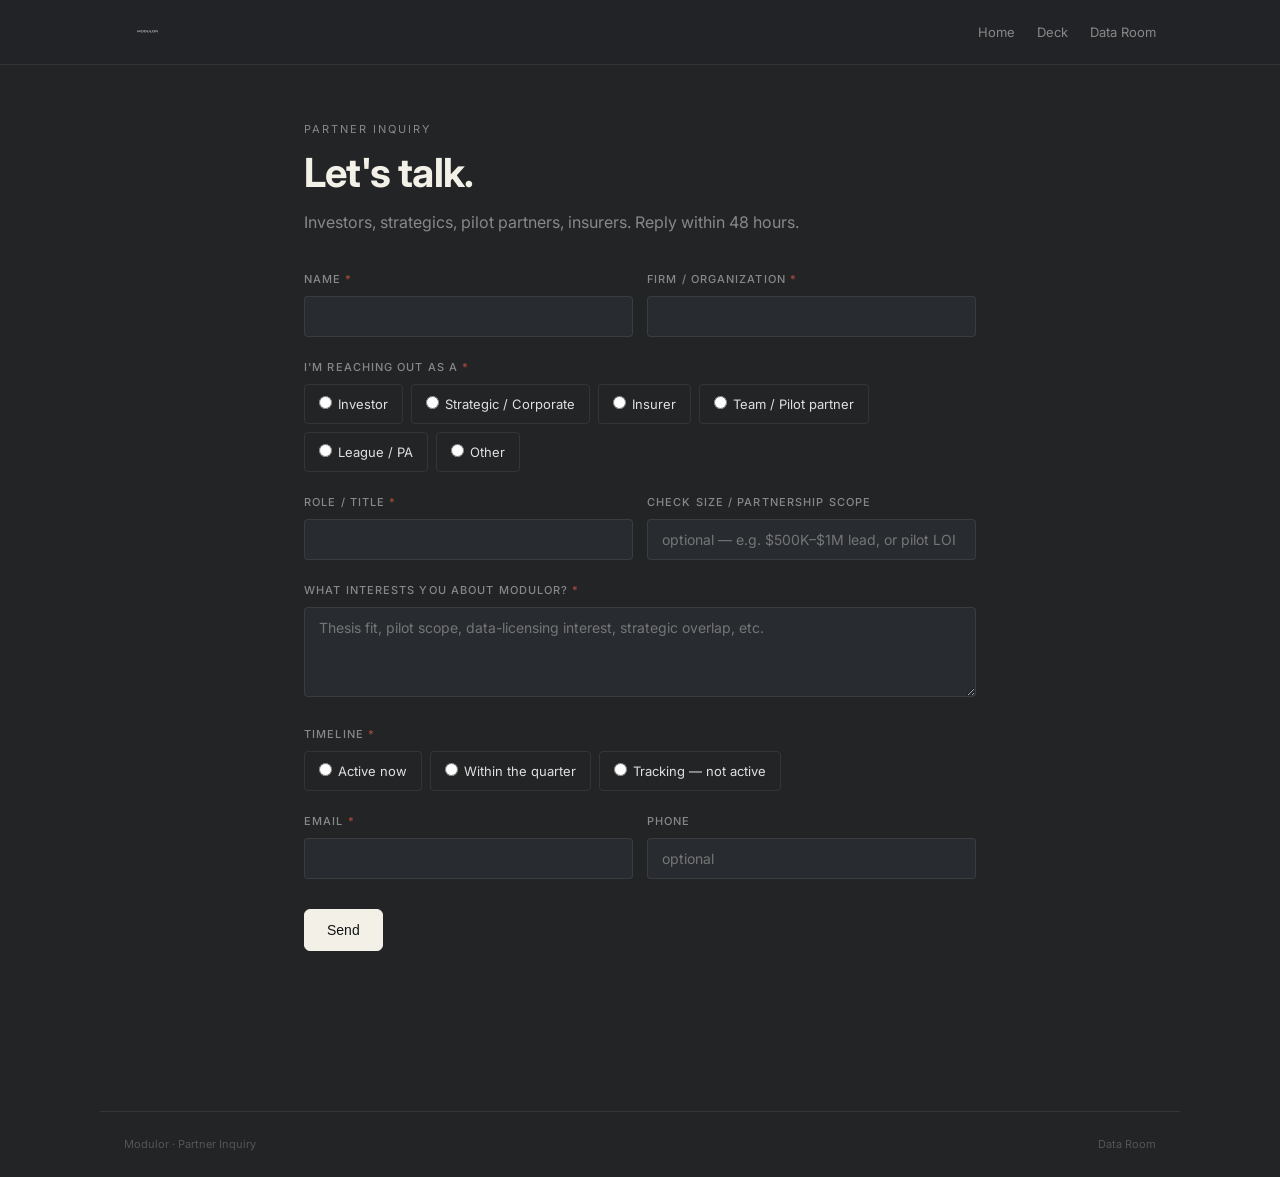
<file: feedback.html>
<!DOCTYPE html>
<html lang="en">
<head>
<meta charset="UTF-8">
<meta name="viewport" content="width=device-width, initial-scale=1.0">
  <link rel="icon" type="image/png" href="modulor-icon.png">
<title>Modulor — Partner Inquiry</title>
<link rel="preconnect" href="https://fonts.googleapis.com">
<link href="https://fonts.googleapis.com/css2?family=Inter+Tight:ital,wght@0,400;0,500;0,600;0,700;0,800;1,400&family=Inter:wght@300;400;500;600;700&display=swap" rel="stylesheet">
<link rel="stylesheet" href="ui.css">
</head>
<body>

<nav class="ui-nav">
  <div class="ui-nav-inner">
    <a href="index.html" class="ui-logo">
      <img src="modulor-wordmark.png" alt="Modulor">
    </a>
    <div class="ui-nav-links">
      <a href="index.html" class="ui-nav-link">Home</a>
      <a href="pitch.html" class="ui-nav-link">Deck</a>
      <a href="hub.html" class="ui-nav-link">Data Room</a>
    </div>
  </div>
</nav>

<main class="ui-page ui-narrow">

  <div class="ui-eyebrow">Partner Inquiry</div>
  <h1 class="ui-h1">Let's talk.</h1>
  <p class="ui-sub">Investors, strategics, pilot partners, insurers. Reply within 48 hours.</p>

  <form action="mailto:hello@modulor.bio" method="post" enctype="text/plain" style="margin-top:36px;">

    <div class="ui-row">
      <div class="ui-field">
        <label class="ui-label" for="name">Name<span class="req">*</span></label>
        <input class="ui-input" type="text" id="name" name="name" required>
      </div>
      <div class="ui-field">
        <label class="ui-label" for="firm">Firm / Organization<span class="req">*</span></label>
        <input class="ui-input" type="text" id="firm" name="firm" required>
      </div>
    </div>

    <div class="ui-field">
      <label class="ui-label">I'm reaching out as a<span class="req">*</span></label>
      <div class="ui-radio-group">
        <label><input type="radio" name="capacity" value="investor" required>Investor</label>
        <label><input type="radio" name="capacity" value="strategic">Strategic / Corporate</label>
        <label><input type="radio" name="capacity" value="insurer">Insurer</label>
        <label><input type="radio" name="capacity" value="team">Team / Pilot partner</label>
        <label><input type="radio" name="capacity" value="league">League / PA</label>
        <label><input type="radio" name="capacity" value="other">Other</label>
      </div>
    </div>

    <div class="ui-row">
      <div class="ui-field">
        <label class="ui-label" for="role">Role / Title<span class="req">*</span></label>
        <input class="ui-input" type="text" id="role" name="role" required>
      </div>
      <div class="ui-field">
        <label class="ui-label" for="check">Check size / Partnership scope</label>
        <input class="ui-input" type="text" id="check" name="check" placeholder="optional — e.g. $500K–$1M lead, or pilot LOI">
      </div>
    </div>

    <div class="ui-field">
      <label class="ui-label" for="interest">What interests you about Modulor?<span class="req">*</span></label>
      <textarea class="ui-textarea" id="interest" name="interest" required placeholder="Thesis fit, pilot scope, data-licensing interest, strategic overlap, etc."></textarea>
    </div>

    <div class="ui-field">
      <label class="ui-label">Timeline<span class="req">*</span></label>
      <div class="ui-radio-group">
        <label><input type="radio" name="timeline" value="now" required>Active now</label>
        <label><input type="radio" name="timeline" value="quarter">Within the quarter</label>
        <label><input type="radio" name="timeline" value="tracking">Tracking — not active</label>
      </div>
    </div>

    <div class="ui-row">
      <div class="ui-field">
        <label class="ui-label" for="email">Email<span class="req">*</span></label>
        <input class="ui-input" type="email" id="email" name="email" required>
      </div>
      <div class="ui-field">
        <label class="ui-label" for="phone">Phone</label>
        <input class="ui-input" type="tel" id="phone" name="phone" placeholder="optional">
      </div>
    </div>

    <button type="submit" class="ui-btn ui-btn-primary" style="margin-top:8px;">Send</button>

  </form>

</main>

<footer class="ui-footer">
  <span>Modulor · Partner Inquiry</span>
  <a href="hub.html">Data Room</a>
</footer>

</body>
</html>
</file>
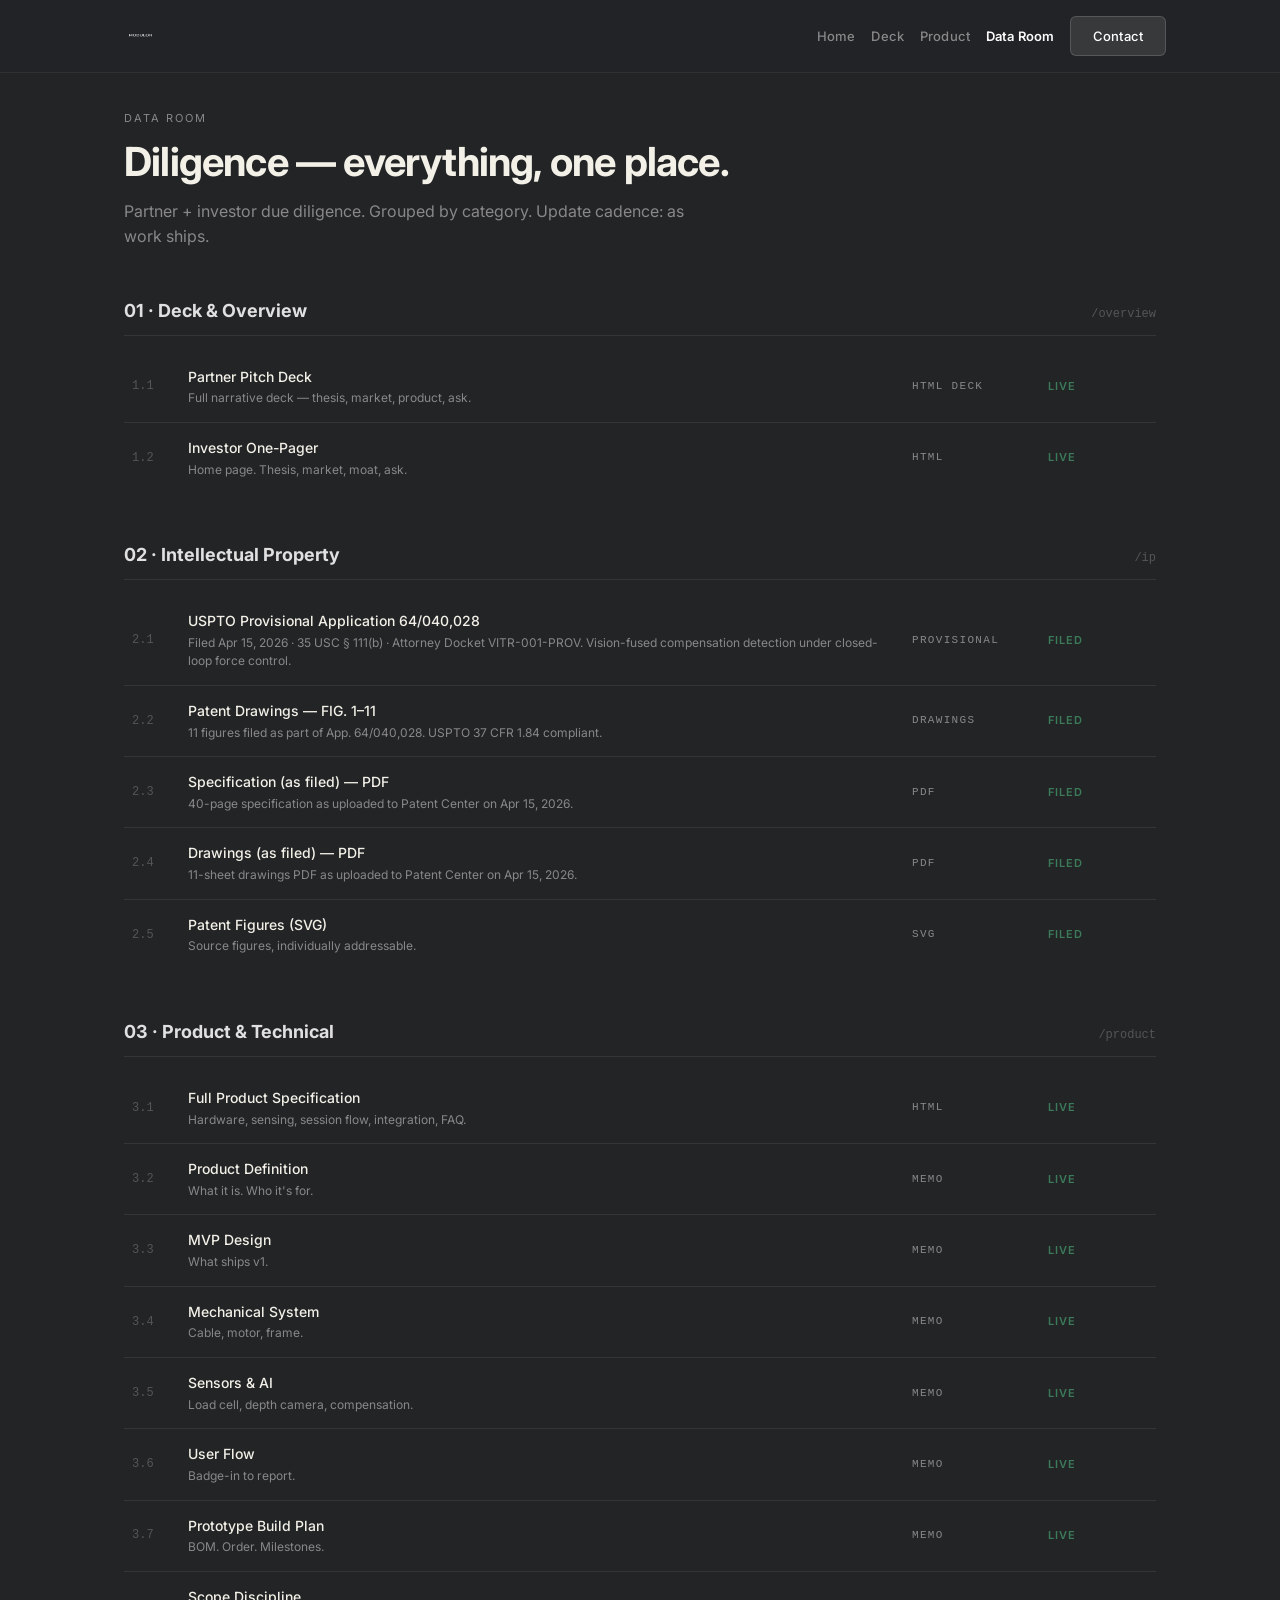
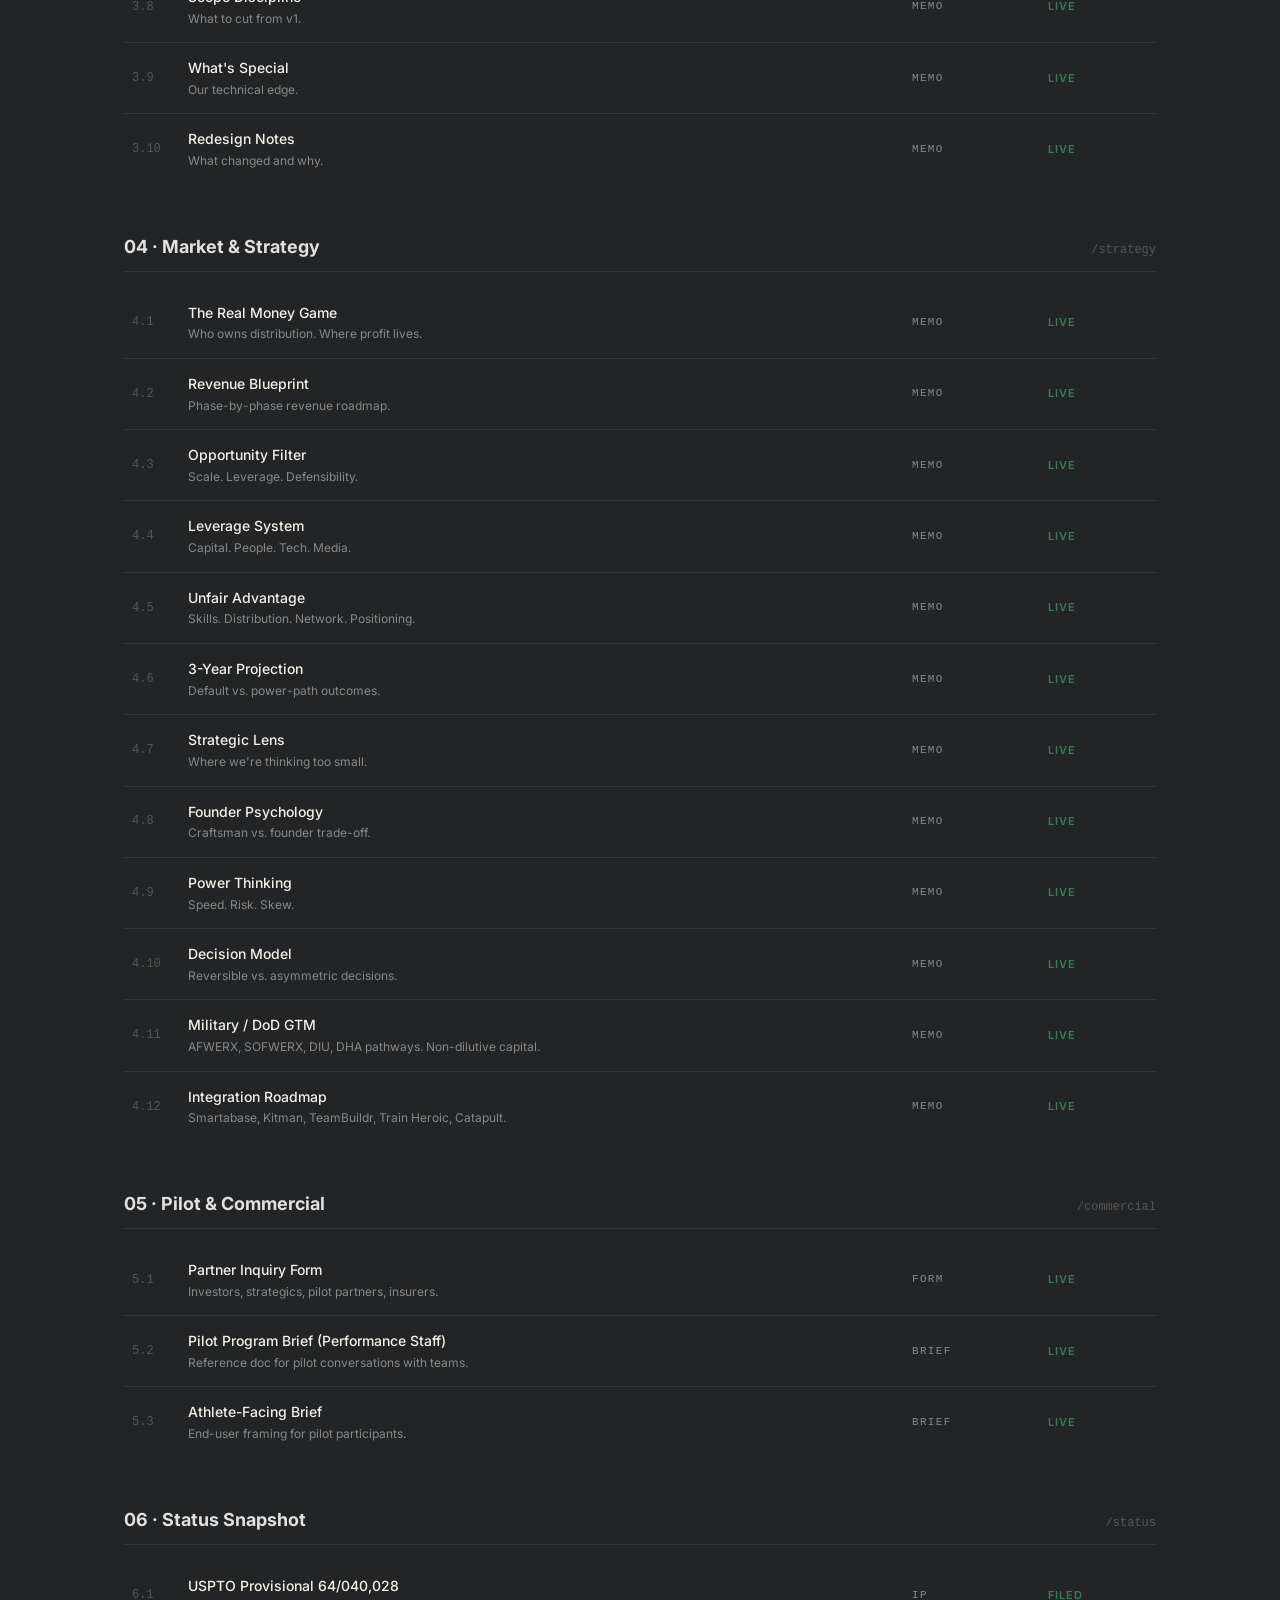
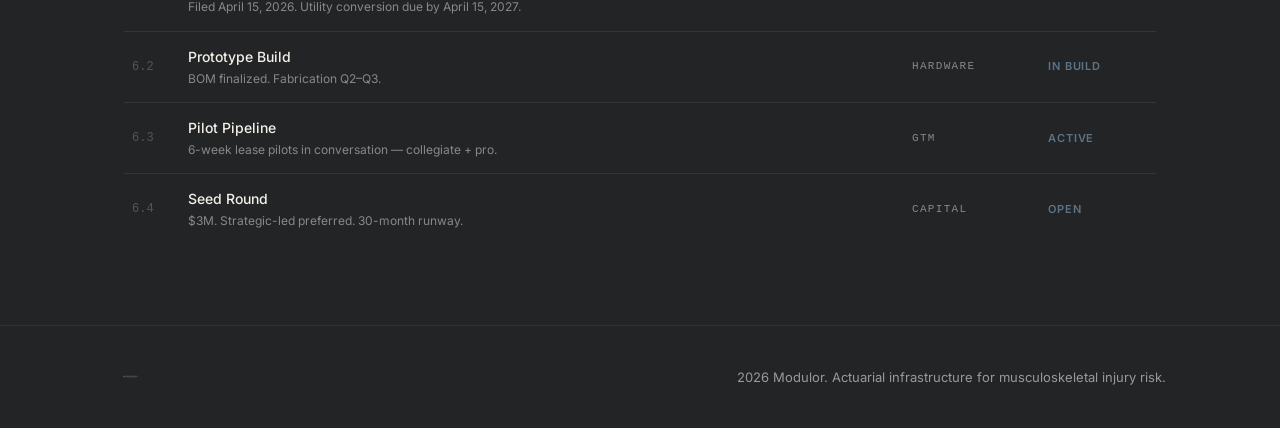
<file: hub.html>
<!DOCTYPE html>
<html lang="en">
<head>
<meta charset="UTF-8">
<meta name="viewport" content="width=device-width, initial-scale=1.0">
  <link rel="icon" type="image/png" href="modulor-icon.png">
<title>Modulor — Data Room</title>
<link rel="preconnect" href="https://fonts.googleapis.com">
<link href="https://fonts.googleapis.com/css2?family=Inter+Tight:ital,wght@0,400;0,500;0,600;0,700;0,800;1,400&family=Inter:wght@300;400;500;600;700&display=swap" rel="stylesheet">
<link rel="stylesheet" href="style.css">
<link rel="stylesheet" href="ui.css">
<style>
  main.ui-page { padding-top: 110px; }
  .dr-section { margin-top: 48px; }
  .dr-section:first-of-type { margin-top: 32px; }
  .dr-section-header { display:flex; align-items:baseline; justify-content:space-between; border-bottom:1px solid var(--rule); padding-bottom:10px; margin-bottom:16px; }
  .dr-section-header h2 { margin:0; font-size:18px; }
  .dr-section-meta { font-size:12px; color:var(--ink-faint); font-family:'SF Mono',Menlo,monospace; }
  .dr-list { list-style:none; margin:0; padding:0; }
  .dr-list li { border-top:1px solid var(--rule); }
  .dr-list li:first-child { border-top:none; }
  .dr-list a { display:grid; grid-template-columns: 40px 1fr 120px 100px; gap:16px; padding:14px 8px; align-items:center; text-decoration:none; color:var(--ink); transition:background 0.1s; }
  .dr-list a:hover { background:var(--bg-elev); }
  .dr-idx { font-family:'SF Mono',Menlo,monospace; font-size:12px; color:var(--ink-faint); }
  .dr-title { font-size:14px; font-weight:500; color:var(--ink-bright); }
  .dr-desc { font-size:12px; color:var(--ink-dim); margin-top:2px; }
  .dr-type { font-size:11px; text-transform:uppercase; letter-spacing:0.12em; color:var(--ink-dim); font-family:'SF Mono',Menlo,monospace; }
  .dr-status { font-size:11px; text-transform:uppercase; letter-spacing:0.08em; font-weight:600; }
  .dr-status.live { color:#3D7A5A; }
  .dr-status.draft { color:#5E7485; }
  .dr-status.filed { color:#3D7A5A; }
  @media (max-width:760px){ .dr-list a { grid-template-columns: 32px 1fr; } .dr-type,.dr-status { display:none; } }
</style>
</head>
<body>

<!-- NAV -->
<nav>
  <div class="nav-inner">
    <div class="logo">
      <img src="modulor-wordmark.png" alt="Modulor">
    </div>
    <div class="nav-links">
      <a href="index.html" class="nav-link">Home</a>
      <a href="pitch.html" class="nav-link">Deck</a>
      <a href="product.html" class="nav-link">Product</a>
      <a href="hub.html" class="nav-link active">Data Room</a>
      <a href="feedback.html" class="nav-cta">Contact</a>
    </div>
    <button class="nav-hamburger" id="navToggle" aria-label="Open menu" aria-expanded="false">
      <span></span><span></span><span></span>
    </button>
  </div>
</nav>

<main class="ui-page">

  <div class="ui-eyebrow">Data Room</div>
  <h1 class="ui-h1">Diligence — everything, one place.</h1>
  <p class="ui-sub">Partner + investor due diligence. Grouped by category. Update cadence: as work ships.</p>

  <!-- 01 DECK & OVERVIEW -->
  <div class="dr-section">
    <div class="dr-section-header"><h2>01 · Deck &amp; Overview</h2><span class="dr-section-meta">/overview</span></div>
    <ul class="dr-list">
      <li><a href="pitch.html">
        <span class="dr-idx">1.1</span>
        <div><div class="dr-title">Partner Pitch Deck</div><div class="dr-desc">Full narrative deck — thesis, market, product, ask.</div></div>
        <span class="dr-type">HTML Deck</span><span class="dr-status live">Live</span>
      </a></li>
      <li><a href="index.html">
        <span class="dr-idx">1.2</span>
        <div><div class="dr-title">Investor One-Pager</div><div class="dr-desc">Home page. Thesis, market, moat, ask.</div></div>
        <span class="dr-type">HTML</span><span class="dr-status live">Live</span>
      </a></li>
    </ul>
  </div>

  <!-- 02 IP -->
  <div class="dr-section">
    <div class="dr-section-header"><h2>02 · Intellectual Property</h2><span class="dr-section-meta">/ip</span></div>
    <ul class="dr-list">
      <li><a href="patent.html">
        <span class="dr-idx">2.1</span>
        <div><div class="dr-title">USPTO Provisional Application 64/040,028</div><div class="dr-desc">Filed Apr 15, 2026 · 35 USC &sect; 111(b) · Attorney Docket VITR-001-PROV. Vision-fused compensation detection under closed-loop force control.</div></div>
        <span class="dr-type">Provisional</span><span class="dr-status filed">Filed</span>
      </a></li>
      <li><a href="drawings.html">
        <span class="dr-idx">2.2</span>
        <div><div class="dr-title">Patent Drawings — FIG. 1–11</div><div class="dr-desc">11 figures filed as part of App. 64/040,028. USPTO 37 CFR 1.84 compliant.</div></div>
        <span class="dr-type">Drawings</span><span class="dr-status filed">Filed</span>
      </a></li>
      <li><a href="VITR-001-PROV-Specification.pdf">
        <span class="dr-idx">2.3</span>
        <div><div class="dr-title">Specification (as filed) — PDF</div><div class="dr-desc">40-page specification as uploaded to Patent Center on Apr 15, 2026.</div></div>
        <span class="dr-type">PDF</span><span class="dr-status filed">Filed</span>
      </a></li>
      <li><a href="VITR-001-PROV-Drawings.pdf">
        <span class="dr-idx">2.4</span>
        <div><div class="dr-title">Drawings (as filed) — PDF</div><div class="dr-desc">11-sheet drawings PDF as uploaded to Patent Center on Apr 15, 2026.</div></div>
        <span class="dr-type">PDF</span><span class="dr-status filed">Filed</span>
      </a></li>
      <li><a href="figures/">
        <span class="dr-idx">2.5</span>
        <div><div class="dr-title">Patent Figures (SVG)</div><div class="dr-desc">Source figures, individually addressable.</div></div>
        <span class="dr-type">SVG</span><span class="dr-status filed">Filed</span>
      </a></li>
    </ul>
  </div>

  <!-- 03 PRODUCT -->
  <div class="dr-section">
    <div class="dr-section-header"><h2>03 · Product &amp; Technical</h2><span class="dr-section-meta">/product</span></div>
    <ul class="dr-list">
      <li><a href="product.html">
        <span class="dr-idx">3.1</span>
        <div><div class="dr-title">Full Product Specification</div><div class="dr-desc">Hardware, sensing, session flow, integration, FAQ.</div></div>
        <span class="dr-type">HTML</span><span class="dr-status live">Live</span>
      </a></li>
      <li><a href="docs/view.html?doc=01-product-definition.md">
        <span class="dr-idx">3.2</span>
        <div><div class="dr-title">Product Definition</div><div class="dr-desc">What it is. Who it's for.</div></div>
        <span class="dr-type">Memo</span><span class="dr-status live">Live</span>
      </a></li>
      <li><a href="docs/view.html?doc=02-mvp-design.md">
        <span class="dr-idx">3.3</span>
        <div><div class="dr-title">MVP Design</div><div class="dr-desc">What ships v1.</div></div>
        <span class="dr-type">Memo</span><span class="dr-status live">Live</span>
      </a></li>
      <li><a href="docs/view.html?doc=03-mechanical-system.md">
        <span class="dr-idx">3.4</span>
        <div><div class="dr-title">Mechanical System</div><div class="dr-desc">Cable, motor, frame.</div></div>
        <span class="dr-type">Memo</span><span class="dr-status live">Live</span>
      </a></li>
      <li><a href="docs/view.html?doc=04-sensor-ai-system.md">
        <span class="dr-idx">3.5</span>
        <div><div class="dr-title">Sensors &amp; AI</div><div class="dr-desc">Load cell, depth camera, compensation.</div></div>
        <span class="dr-type">Memo</span><span class="dr-status live">Live</span>
      </a></li>
      <li><a href="docs/view.html?doc=05-user-experience-flow.md">
        <span class="dr-idx">3.6</span>
        <div><div class="dr-title">User Flow</div><div class="dr-desc">Badge-in to report.</div></div>
        <span class="dr-type">Memo</span><span class="dr-status live">Live</span>
      </a></li>
      <li><a href="docs/view.html?doc=06-prototype-build-plan.md">
        <span class="dr-idx">3.7</span>
        <div><div class="dr-title">Prototype Build Plan</div><div class="dr-desc">BOM. Order. Milestones.</div></div>
        <span class="dr-type">Memo</span><span class="dr-status live">Live</span>
      </a></li>
      <li><a href="docs/view.html?doc=07-what-to-cut.md">
        <span class="dr-idx">3.8</span>
        <div><div class="dr-title">Scope Discipline</div><div class="dr-desc">What to cut from v1.</div></div>
        <span class="dr-type">Memo</span><span class="dr-status live">Live</span>
      </a></li>
      <li><a href="docs/view.html?doc=08-what-makes-this-special.md">
        <span class="dr-idx">3.9</span>
        <div><div class="dr-title">What's Special</div><div class="dr-desc">Our technical edge.</div></div>
        <span class="dr-type">Memo</span><span class="dr-status live">Live</span>
      </a></li>
      <li><a href="docs/view.html?doc=PRODUCT_REDESIGN.md">
        <span class="dr-idx">3.10</span>
        <div><div class="dr-title">Redesign Notes</div><div class="dr-desc">What changed and why.</div></div>
        <span class="dr-type">Memo</span><span class="dr-status live">Live</span>
      </a></li>
    </ul>
  </div>

  <!-- 04 MARKET & STRATEGY -->
  <div class="dr-section">
    <div class="dr-section-header"><h2>04 · Market &amp; Strategy</h2><span class="dr-section-meta">/strategy</span></div>
    <ul class="dr-list">
      <li><a href="docs/view.html?doc=13-real-money-game.md">
        <span class="dr-idx">4.1</span>
        <div><div class="dr-title">The Real Money Game</div><div class="dr-desc">Who owns distribution. Where profit lives.</div></div>
        <span class="dr-type">Memo</span><span class="dr-status live">Live</span>
      </a></li>
      <li><a href="docs/view.html?doc=11-wealth-blueprint.md">
        <span class="dr-idx">4.2</span>
        <div><div class="dr-title">Revenue Blueprint</div><div class="dr-desc">Phase-by-phase revenue roadmap.</div></div>
        <span class="dr-type">Memo</span><span class="dr-status live">Live</span>
      </a></li>
      <li><a href="docs/view.html?doc=10-opportunity-filter.md">
        <span class="dr-idx">4.3</span>
        <div><div class="dr-title">Opportunity Filter</div><div class="dr-desc">Scale. Leverage. Defensibility.</div></div>
        <span class="dr-type">Memo</span><span class="dr-status live">Live</span>
      </a></li>
      <li><a href="docs/view.html?doc=15-leverage-system.md">
        <span class="dr-idx">4.4</span>
        <div><div class="dr-title">Leverage System</div><div class="dr-desc">Capital. People. Tech. Media.</div></div>
        <span class="dr-type">Memo</span><span class="dr-status live">Live</span>
      </a></li>
      <li><a href="docs/view.html?doc=16-unfair-advantage.md">
        <span class="dr-idx">4.5</span>
        <div><div class="dr-title">Unfair Advantage</div><div class="dr-desc">Skills. Distribution. Network. Positioning.</div></div>
        <span class="dr-type">Memo</span><span class="dr-status live">Live</span>
      </a></li>
      <li><a href="docs/view.html?doc=17-future-projection.md">
        <span class="dr-idx">4.6</span>
        <div><div class="dr-title">3-Year Projection</div><div class="dr-desc">Default vs. power-path outcomes.</div></div>
        <span class="dr-type">Memo</span><span class="dr-status live">Live</span>
      </a></li>
      <li><a href="docs/view.html?doc=09-billionaire-lens.md">
        <span class="dr-idx">4.7</span>
        <div><div class="dr-title">Strategic Lens</div><div class="dr-desc">Where we're thinking too small.</div></div>
        <span class="dr-type">Memo</span><span class="dr-status live">Live</span>
      </a></li>
      <li><a href="docs/view.html?doc=12-wealth-psychology.md">
        <span class="dr-idx">4.8</span>
        <div><div class="dr-title">Founder Psychology</div><div class="dr-desc">Craftsman vs. founder trade-off.</div></div>
        <span class="dr-type">Memo</span><span class="dr-status live">Live</span>
      </a></li>
      <li><a href="docs/view.html?doc=14-power-thinking.md">
        <span class="dr-idx">4.9</span>
        <div><div class="dr-title">Power Thinking</div><div class="dr-desc">Speed. Risk. Skew.</div></div>
        <span class="dr-type">Memo</span><span class="dr-status live">Live</span>
      </a></li>
      <li><a href="docs/view.html?doc=18-elite-decision-model.md">
        <span class="dr-idx">4.10</span>
        <div><div class="dr-title">Decision Model</div><div class="dr-desc">Reversible vs. asymmetric decisions.</div></div>
        <span class="dr-type">Memo</span><span class="dr-status live">Live</span>
      </a></li>
      <li><a href="docs/view.html?doc=19-military-gtm.md">
        <span class="dr-idx">4.11</span>
        <div><div class="dr-title">Military / DoD GTM</div><div class="dr-desc">AFWERX, SOFWERX, DIU, DHA pathways. Non-dilutive capital.</div></div>
        <span class="dr-type">Memo</span><span class="dr-status live">Live</span>
      </a></li>
      <li><a href="docs/view.html?doc=20-integration-roadmap.md">
        <span class="dr-idx">4.12</span>
        <div><div class="dr-title">Integration Roadmap</div><div class="dr-desc">Smartabase, Kitman, TeamBuildr, Train Heroic, Catapult.</div></div>
        <span class="dr-type">Memo</span><span class="dr-status live">Live</span>
      </a></li>
    </ul>
  </div>

  <!-- 05 PILOT & COMMERCIAL -->
  <div class="dr-section">
    <div class="dr-section-header"><h2>05 · Pilot &amp; Commercial</h2><span class="dr-section-meta">/commercial</span></div>
    <ul class="dr-list">
      <li><a href="feedback.html">
        <span class="dr-idx">5.1</span>
        <div><div class="dr-title">Partner Inquiry Form</div><div class="dr-desc">Investors, strategics, pilot partners, insurers.</div></div>
        <span class="dr-type">Form</span><span class="dr-status live">Live</span>
      </a></li>
      <li><a href="briefs/coach-brief.html">
        <span class="dr-idx">5.2</span>
        <div><div class="dr-title">Pilot Program Brief (Performance Staff)</div><div class="dr-desc">Reference doc for pilot conversations with teams.</div></div>
        <span class="dr-type">Brief</span><span class="dr-status live">Live</span>
      </a></li>
      <li><a href="briefs/athlete-brief.html">
        <span class="dr-idx">5.3</span>
        <div><div class="dr-title">Athlete-Facing Brief</div><div class="dr-desc">End-user framing for pilot participants.</div></div>
        <span class="dr-type">Brief</span><span class="dr-status live">Live</span>
      </a></li>
    </ul>
  </div>

  <!-- 06 STATUS -->
  <div class="dr-section">
    <div class="dr-section-header"><h2>06 · Status Snapshot</h2><span class="dr-section-meta">/status</span></div>
    <ul class="dr-list">
      <li><a href="#" onclick="return false;" style="cursor:default;">
        <span class="dr-idx">6.1</span>
        <div><div class="dr-title">USPTO Provisional 64/040,028</div><div class="dr-desc">Filed April 15, 2026. Utility conversion due by April 15, 2027.</div></div>
        <span class="dr-type">IP</span><span class="dr-status filed">Filed</span>
      </a></li>
      <li><a href="#" onclick="return false;" style="cursor:default;">
        <span class="dr-idx">6.2</span>
        <div><div class="dr-title">Prototype Build</div><div class="dr-desc">BOM finalized. Fabrication Q2–Q3.</div></div>
        <span class="dr-type">Hardware</span><span class="dr-status draft">In build</span>
      </a></li>
      <li><a href="#" onclick="return false;" style="cursor:default;">
        <span class="dr-idx">6.3</span>
        <div><div class="dr-title">Pilot Pipeline</div><div class="dr-desc">6-week lease pilots in conversation — collegiate + pro.</div></div>
        <span class="dr-type">GTM</span><span class="dr-status draft">Active</span>
      </a></li>
      <li><a href="#" onclick="return false;" style="cursor:default;">
        <span class="dr-idx">6.4</span>
        <div><div class="dr-title">Seed Round</div><div class="dr-desc">$3M. Strategic-led preferred. 30-month runway.</div></div>
        <span class="dr-type">Capital</span><span class="dr-status draft">Open</span>
      </a></li>
    </ul>
  </div>

</main>

<!-- FOOTER -->
<footer>
  <div class="container footer-inner">
    <div class="footer-logo">
      <img src="modulor-wordmark.png" alt="Modulor">
    </div>
    <p class="copyright">2026 Modulor. Actuarial infrastructure for musculoskeletal injury risk.</p>
  </div>
</footer>


<script>
(function(){
  var btn = document.getElementById('navToggle');
  if (!btn) return;
  function close() {
    document.body.classList.remove('nav-open');
    btn.setAttribute('aria-expanded', 'false');
    btn.setAttribute('aria-label', 'Open menu');
  }
  btn.addEventListener('click', function() {
    var open = document.body.classList.toggle('nav-open');
    btn.setAttribute('aria-expanded', String(open));
    btn.setAttribute('aria-label', open ? 'Close menu' : 'Open menu');
  });
  document.querySelectorAll('.nav-links .nav-link, .nav-links .nav-cta').forEach(function(el) {
    el.addEventListener('click', close);
  });
})();
</script>
</body>
</html>
</file>
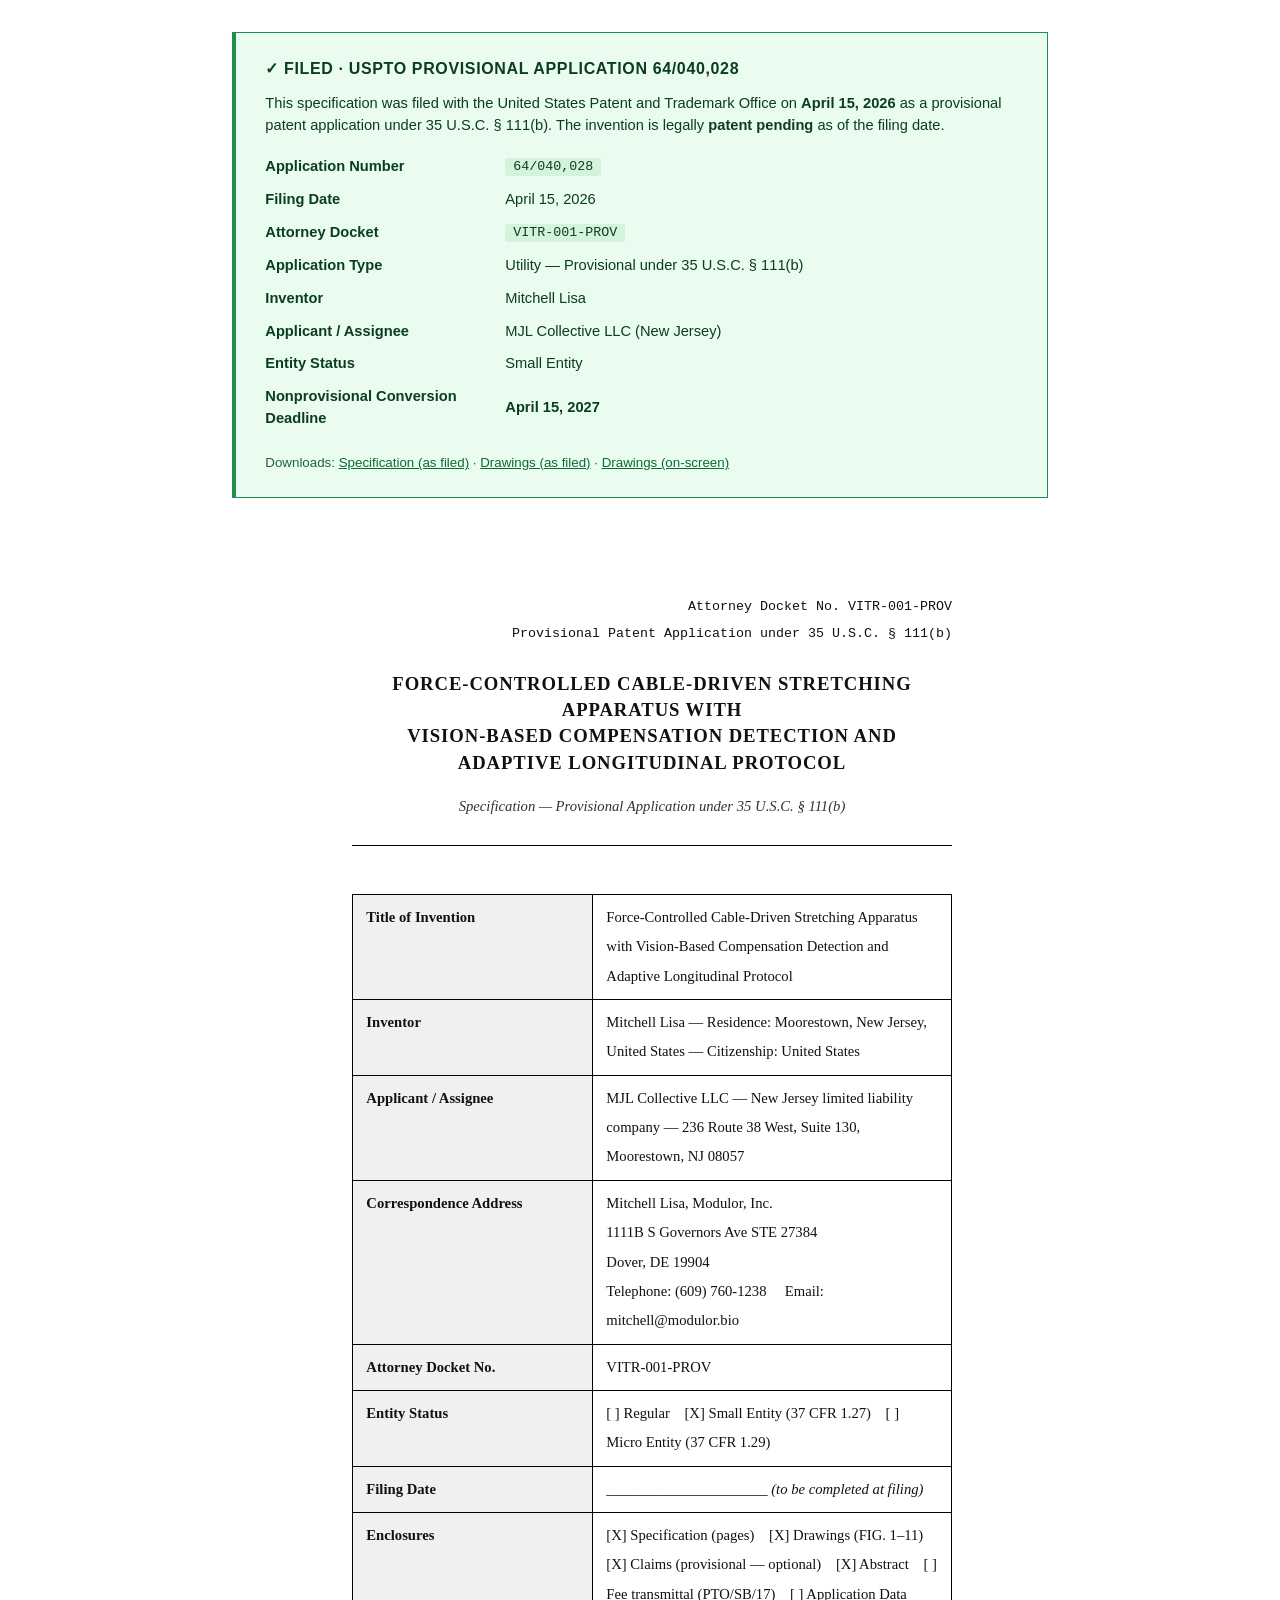
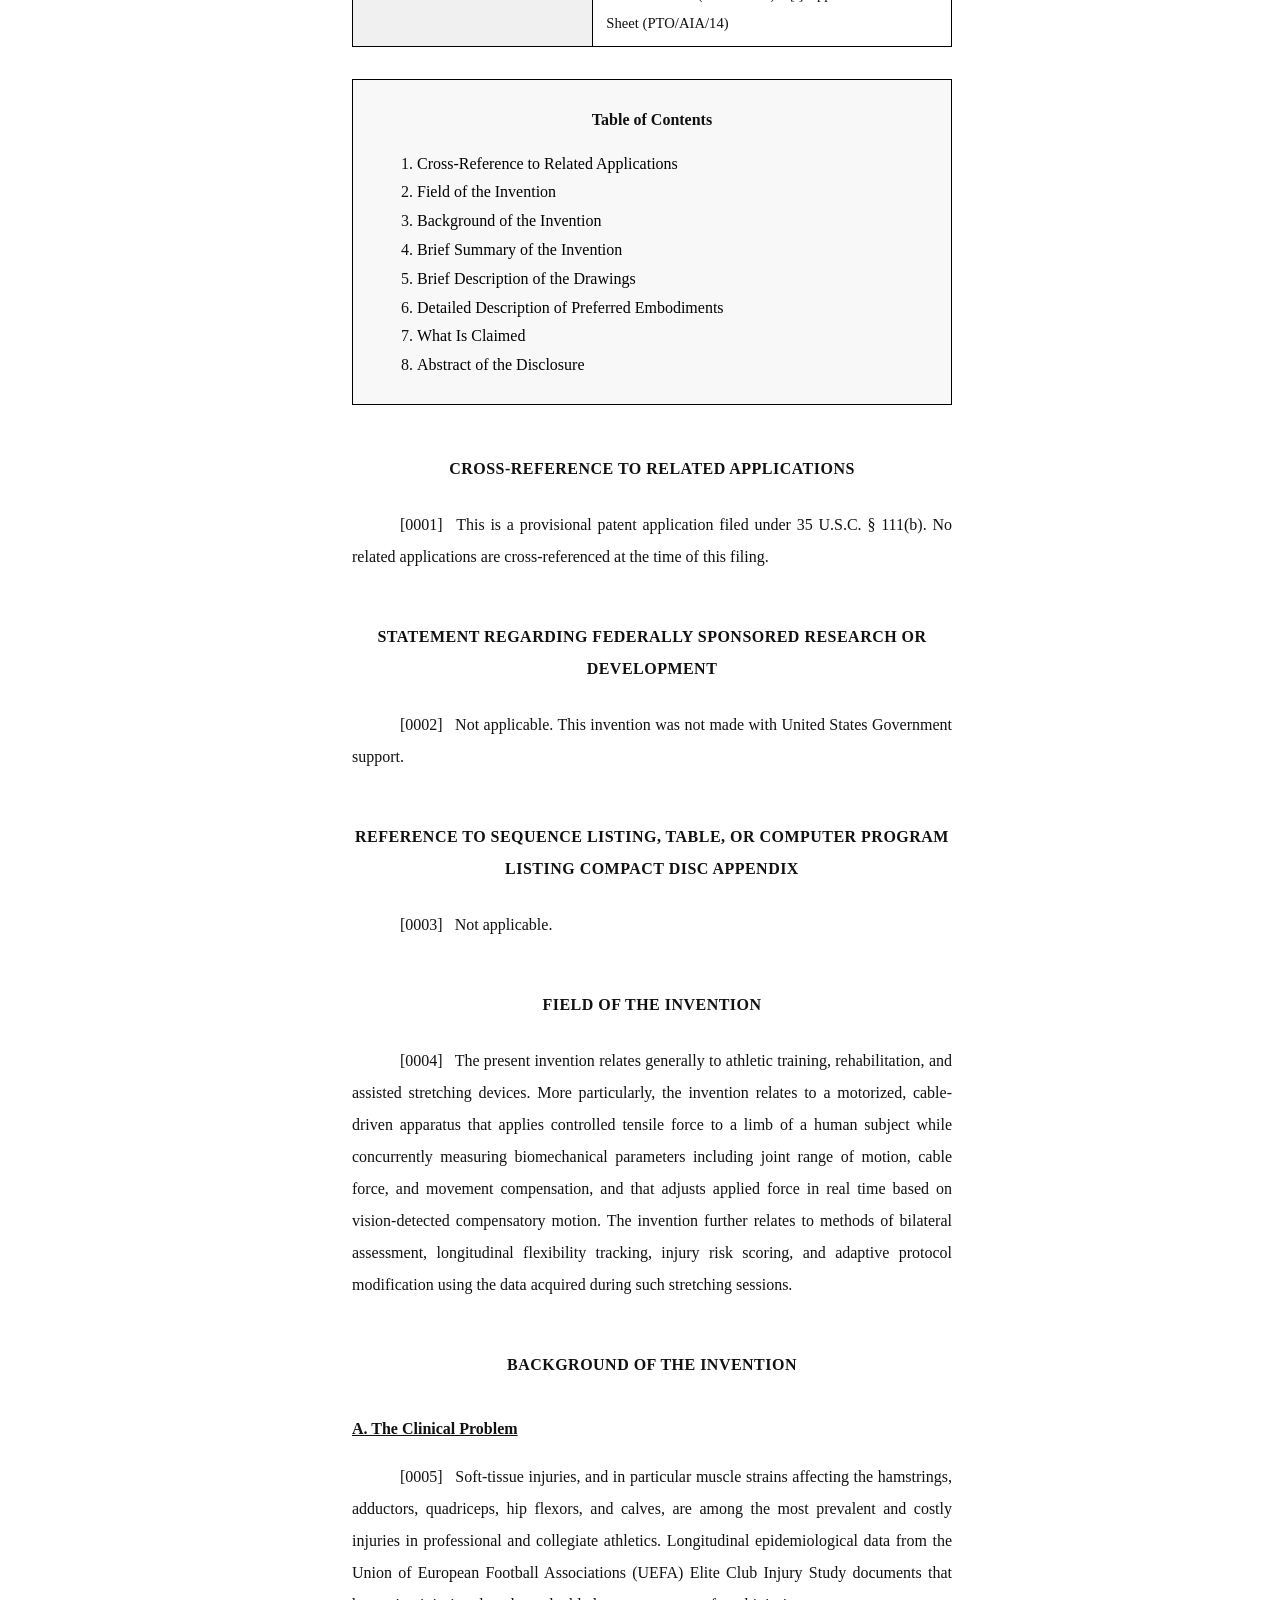
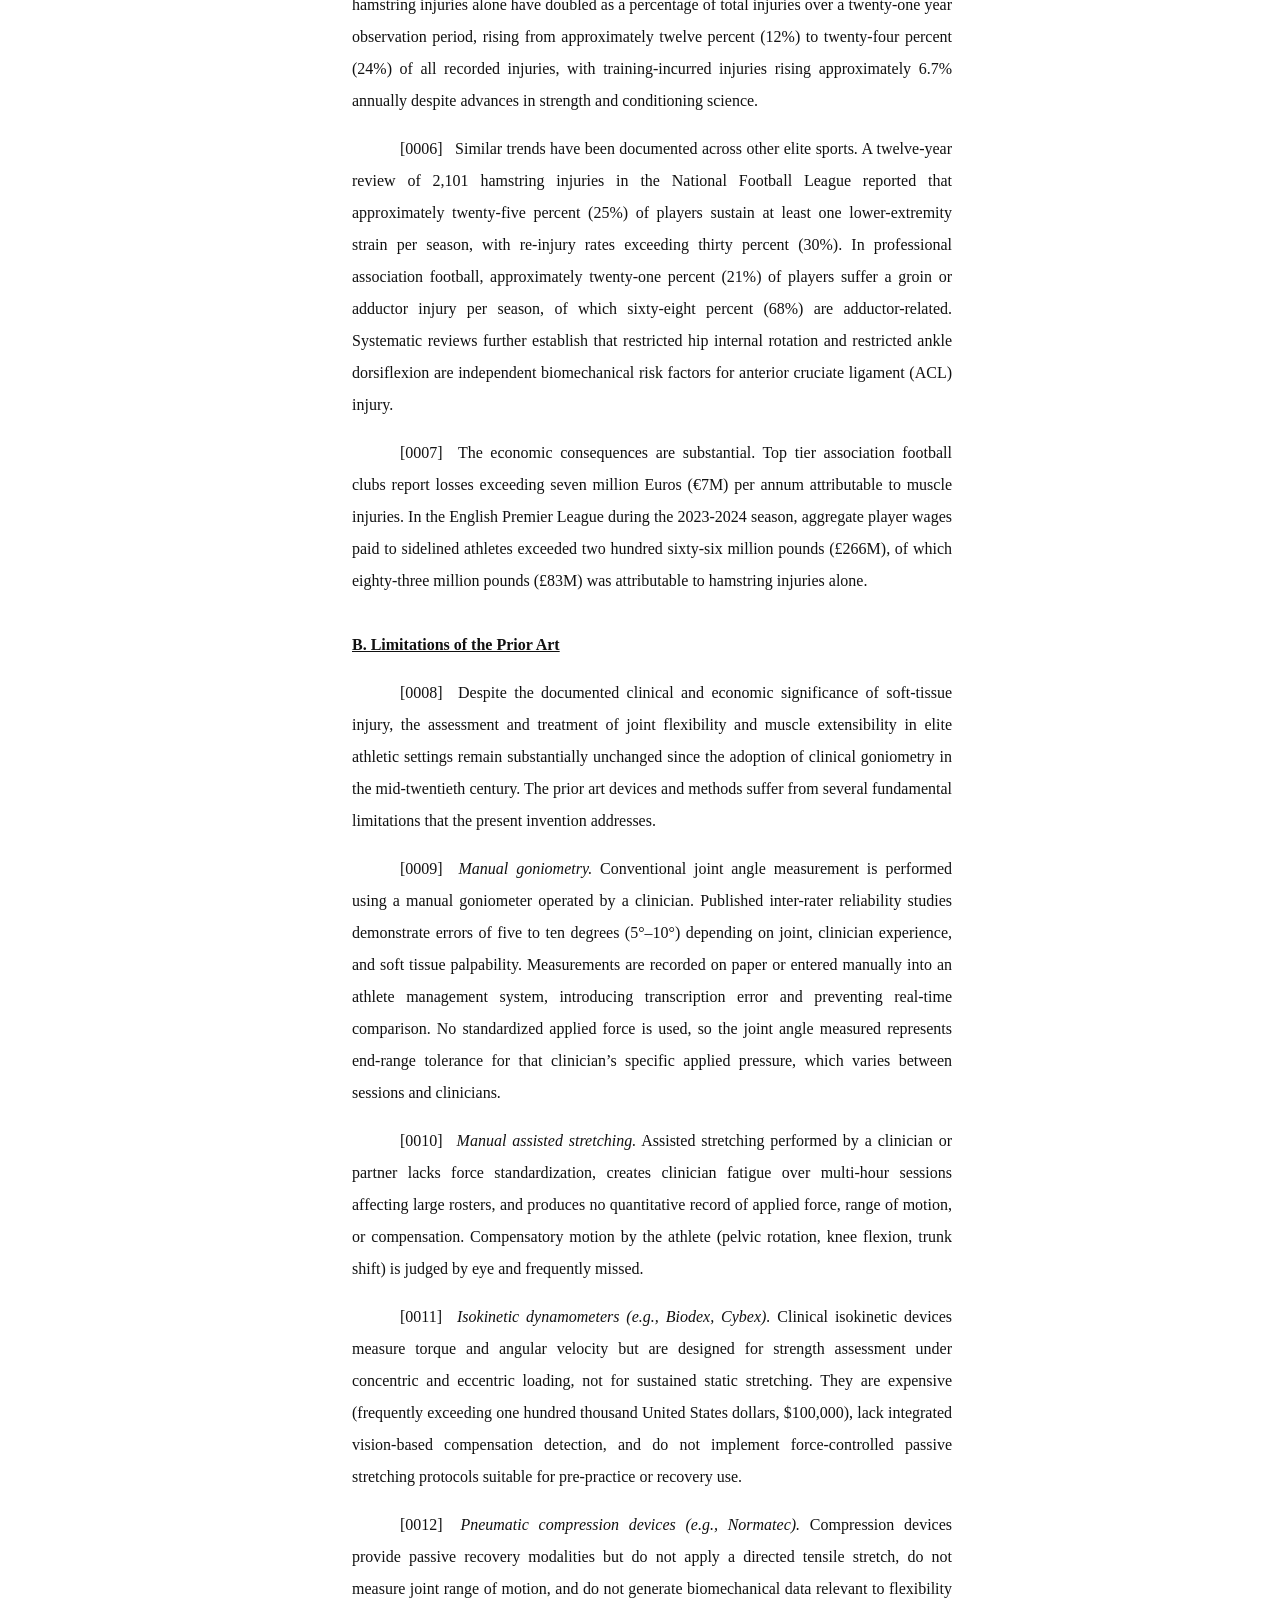
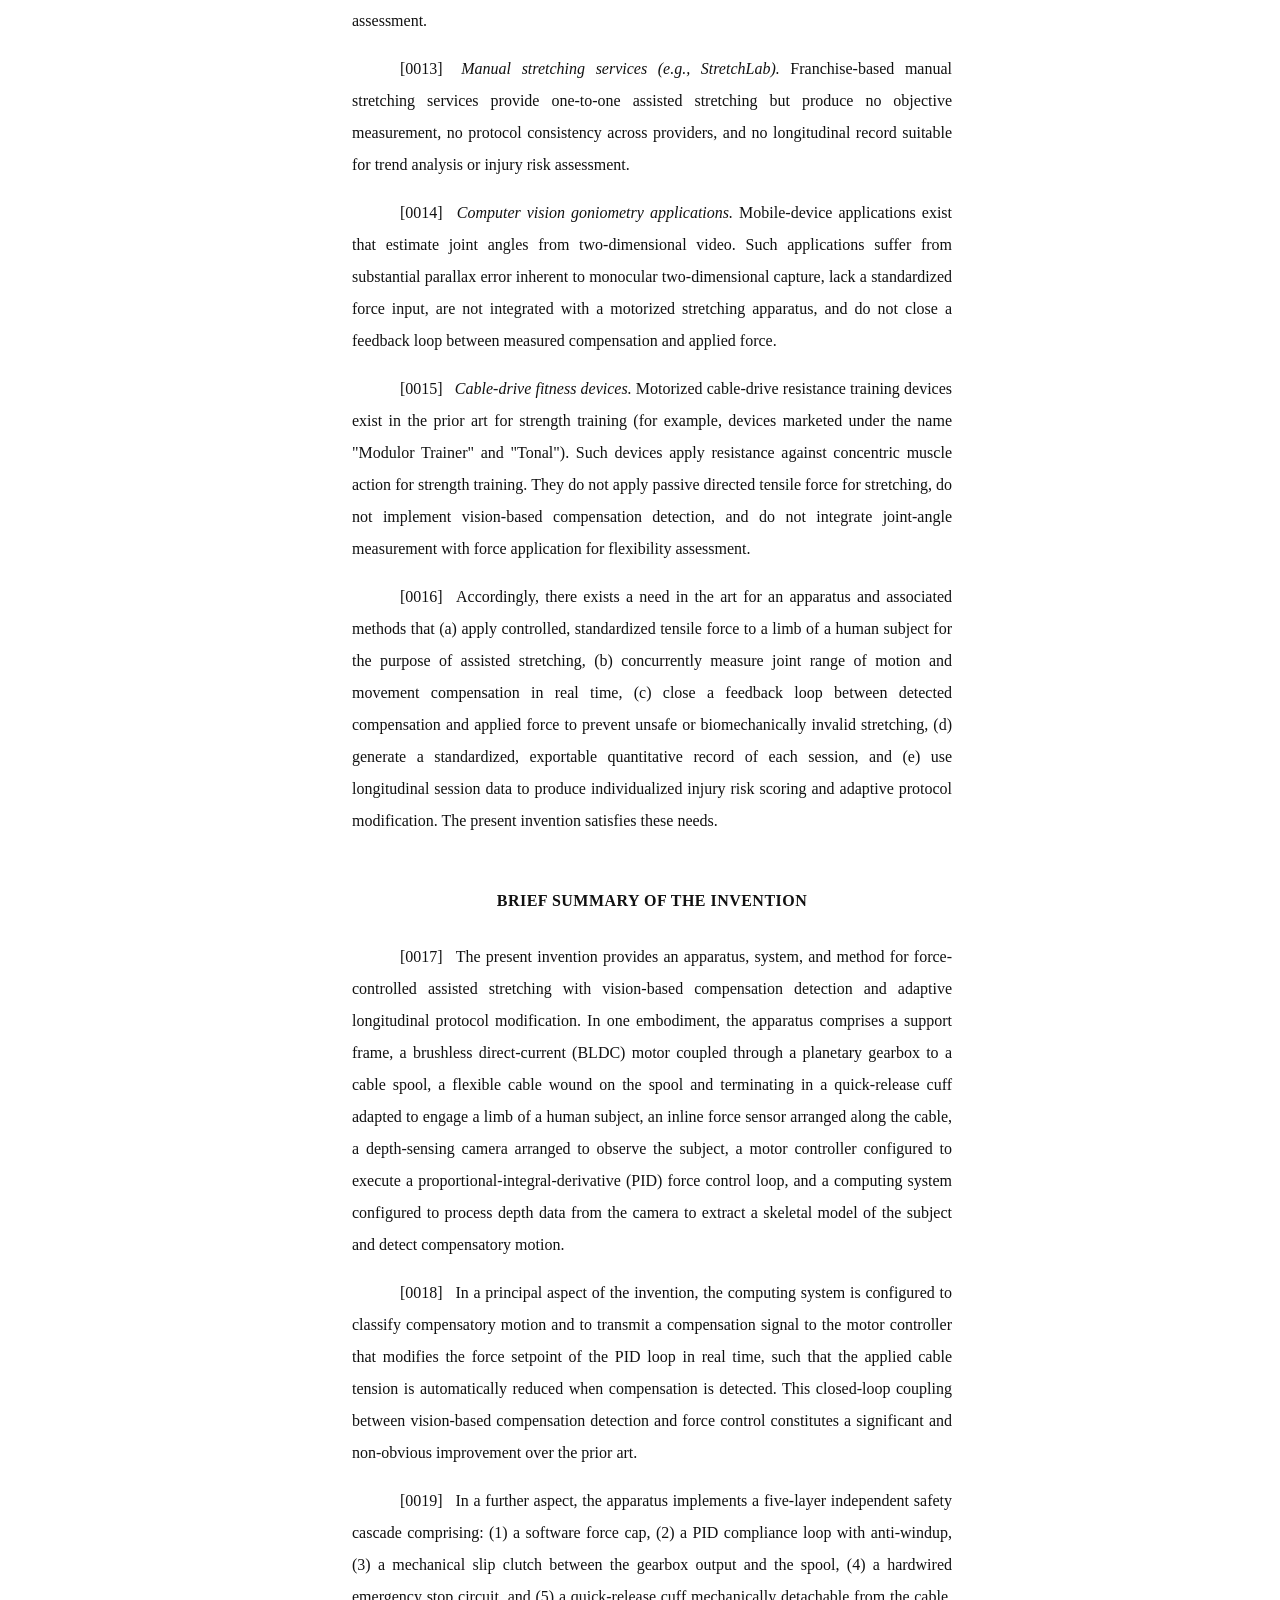
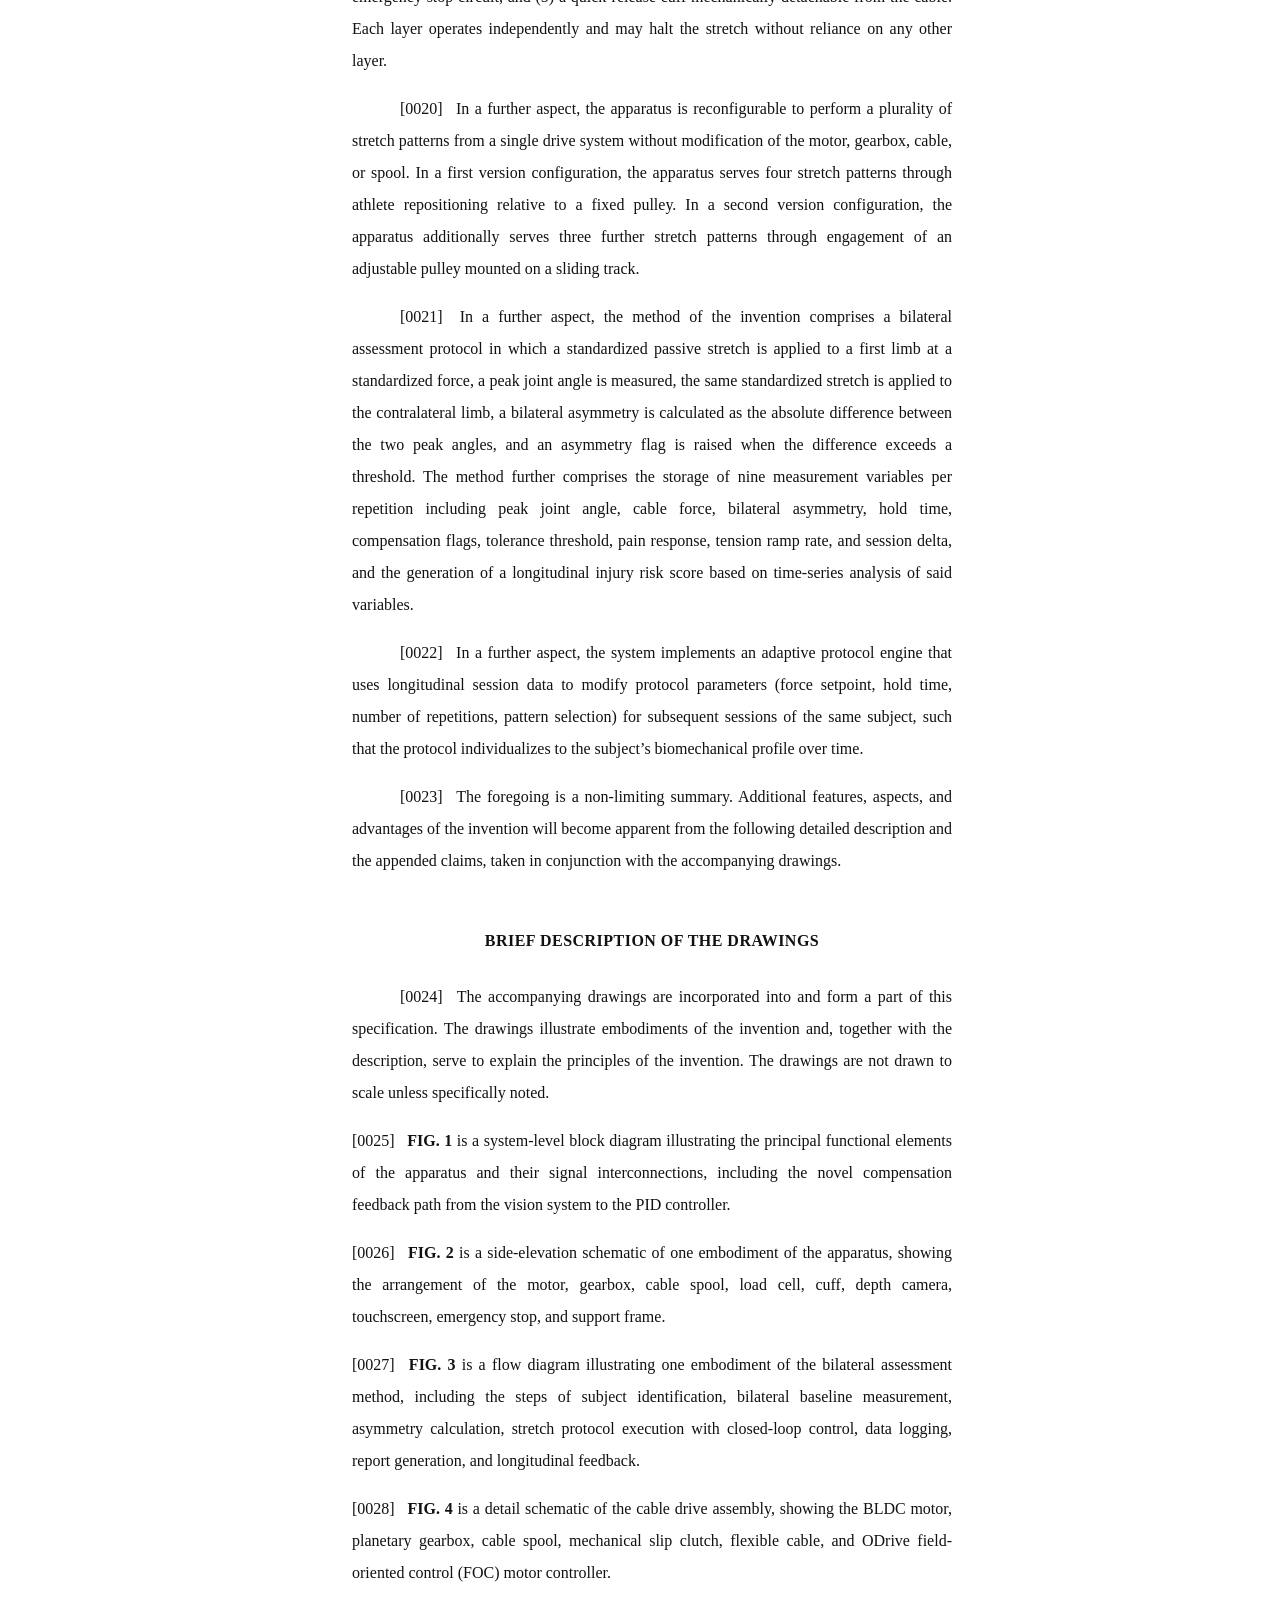
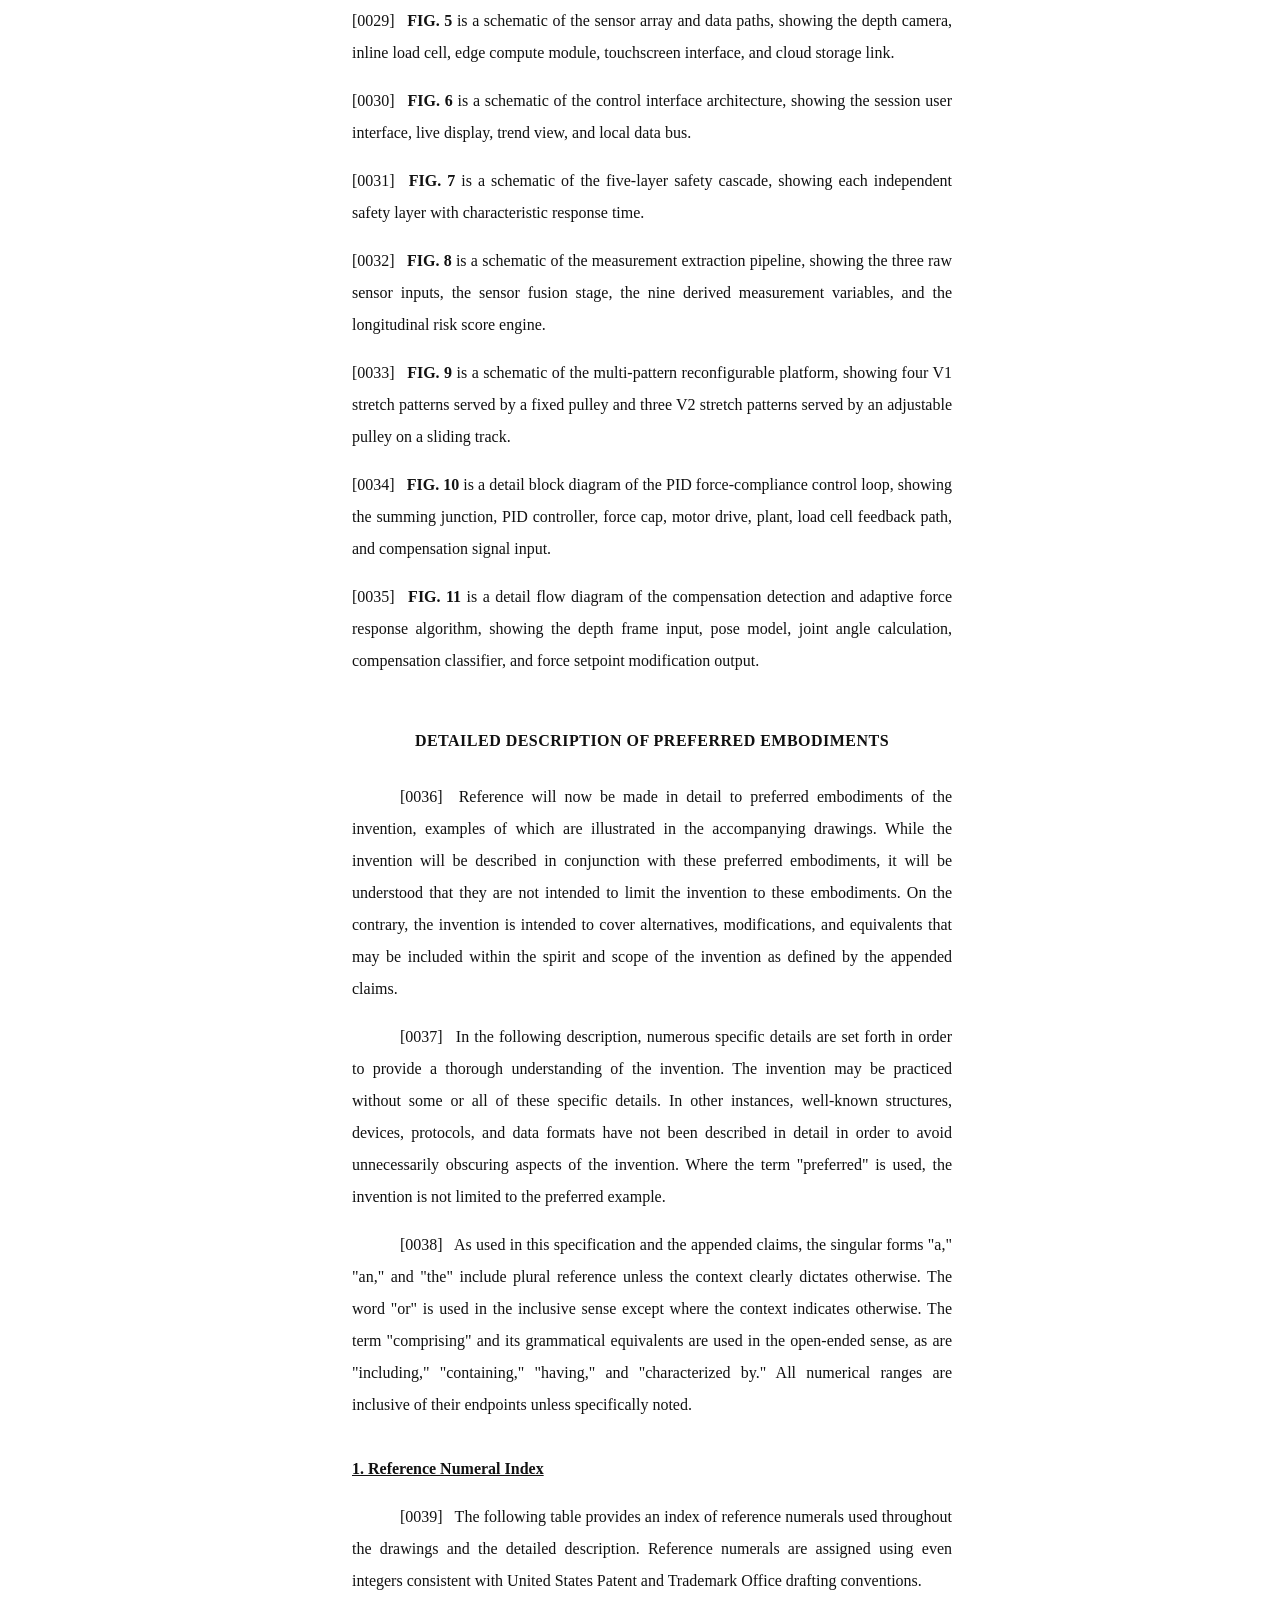
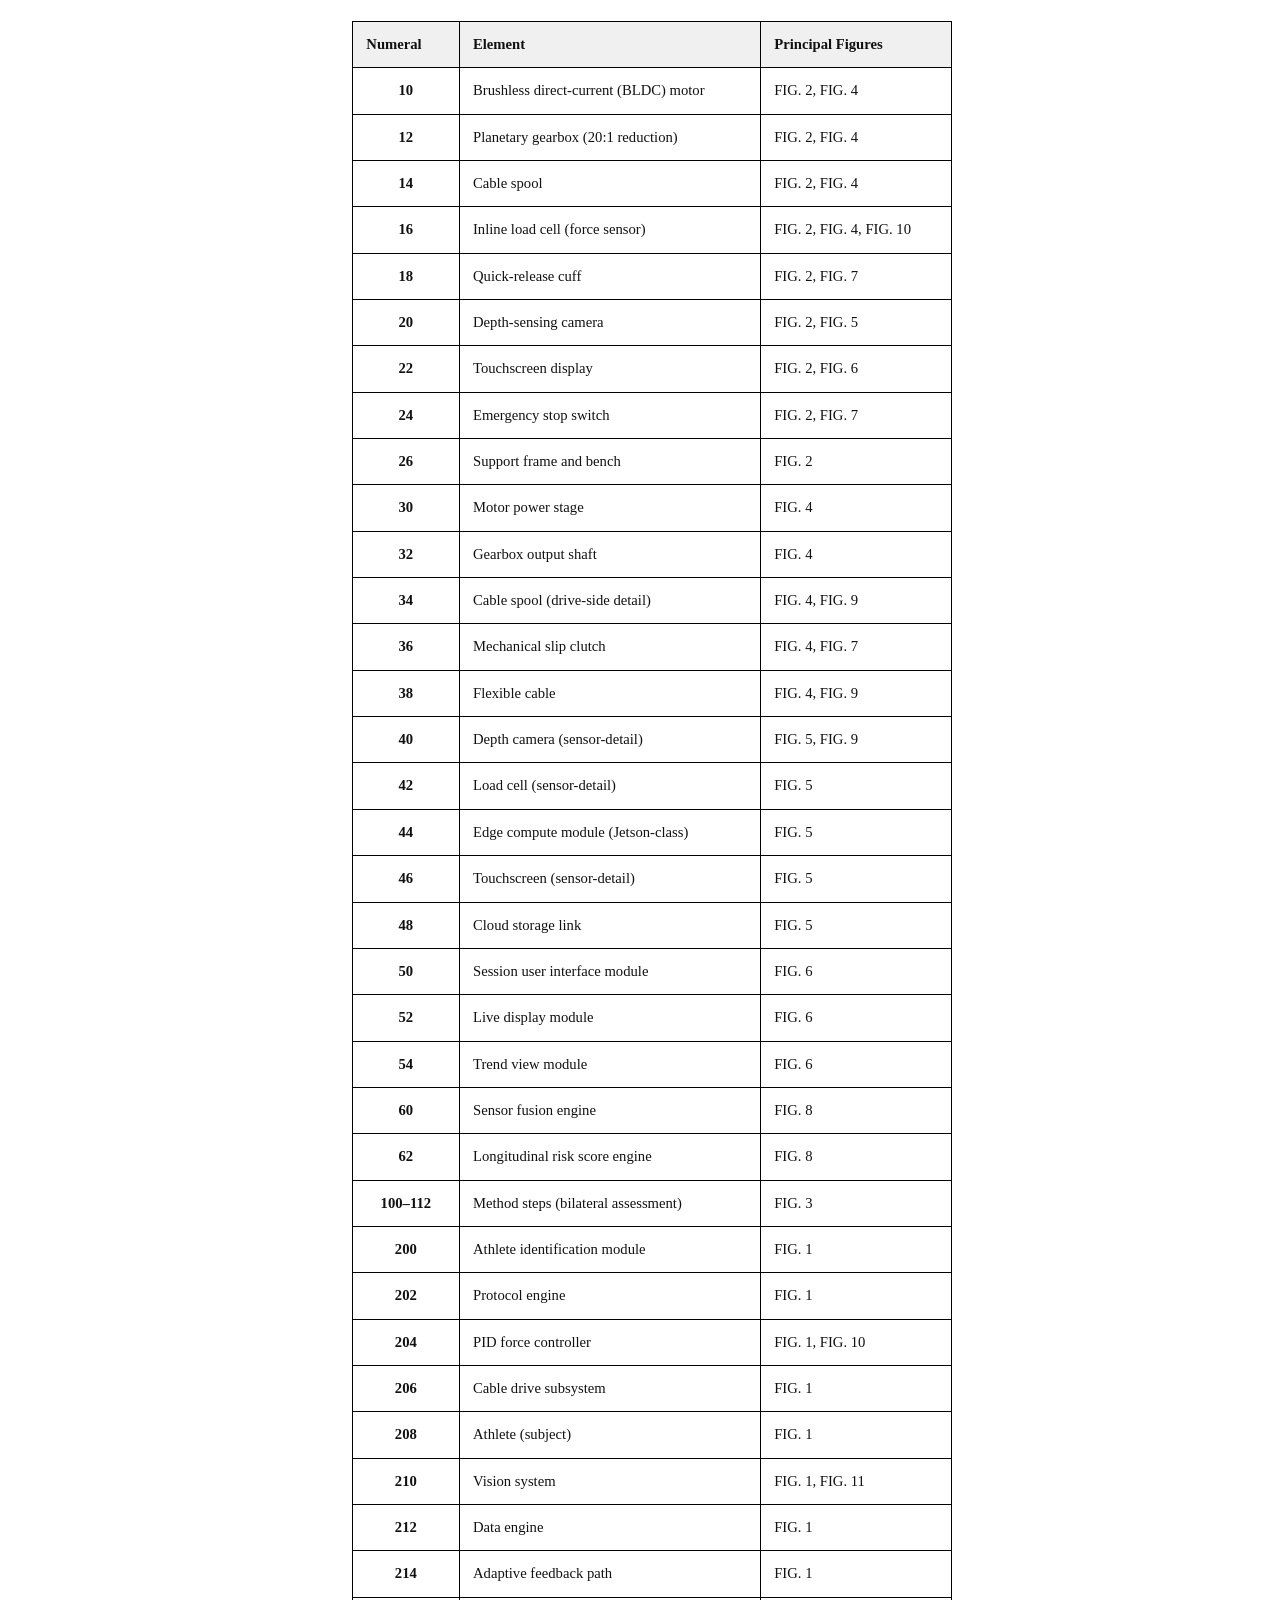
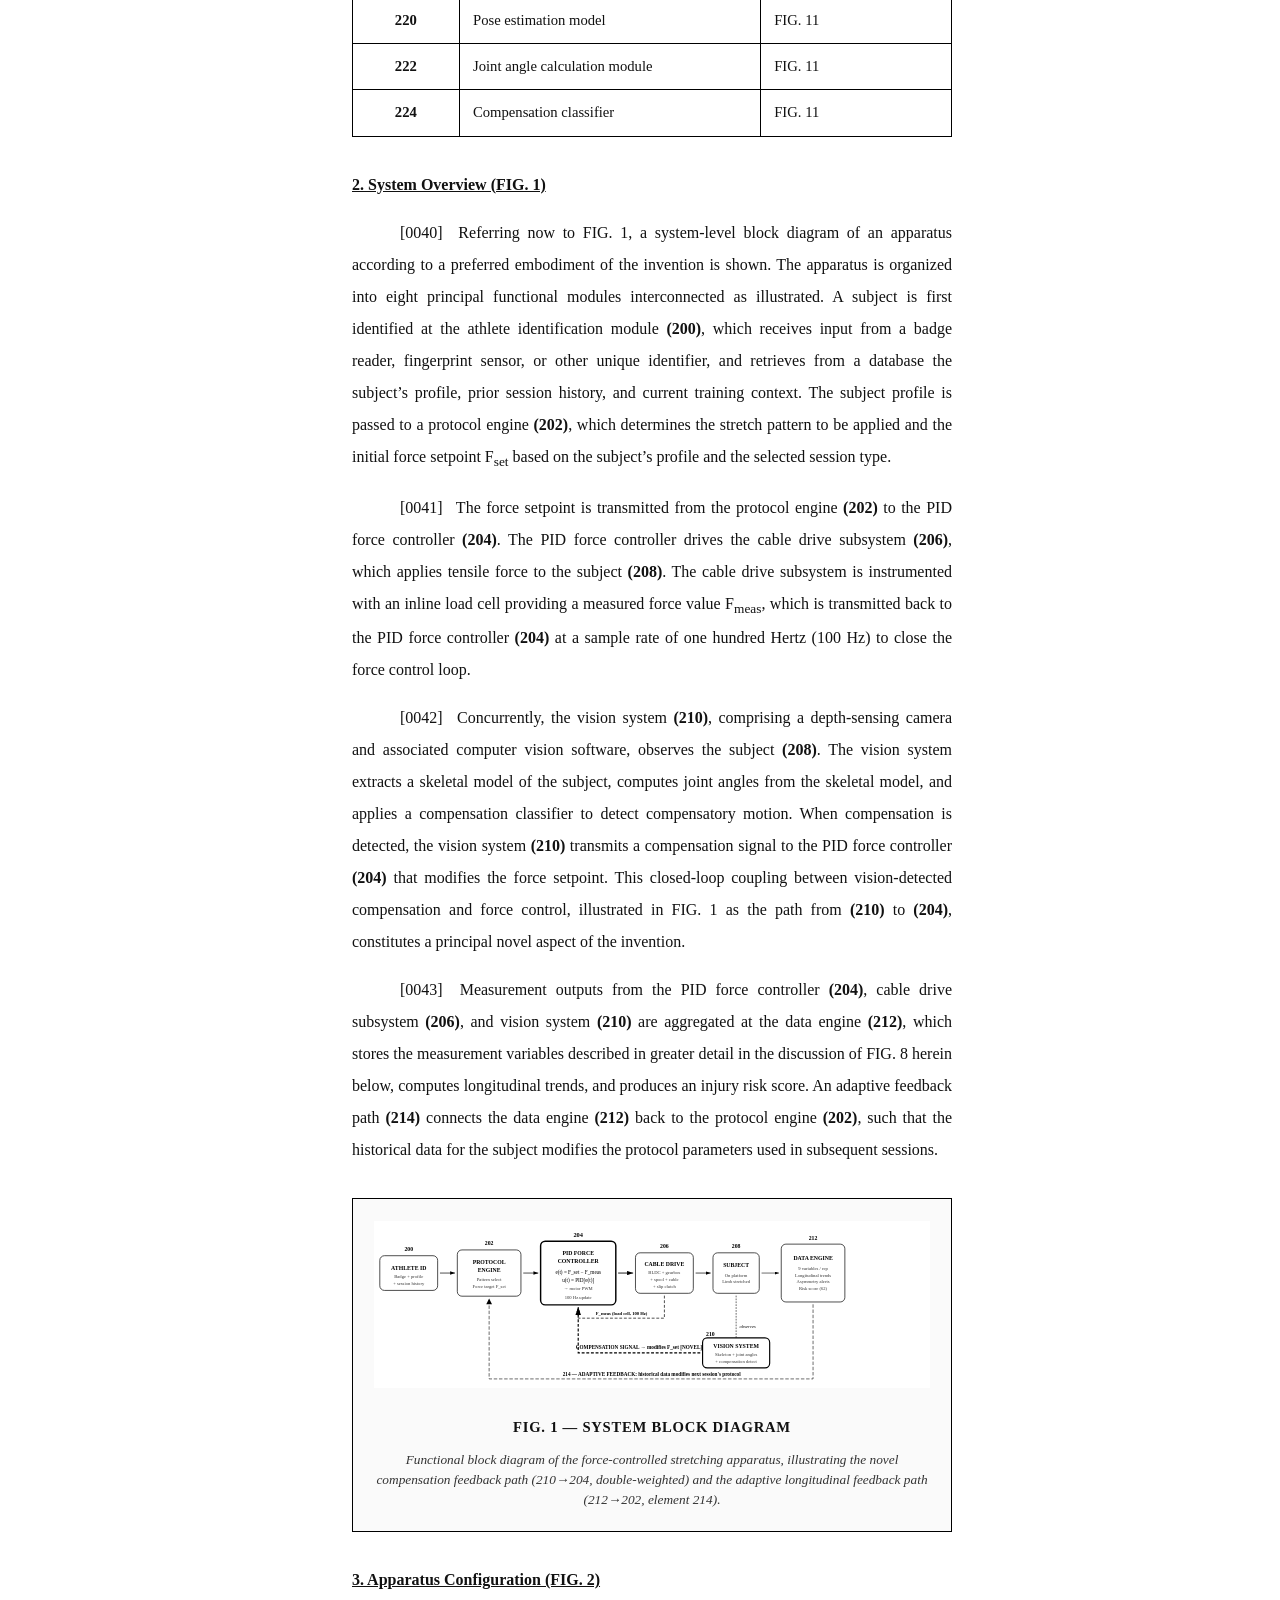
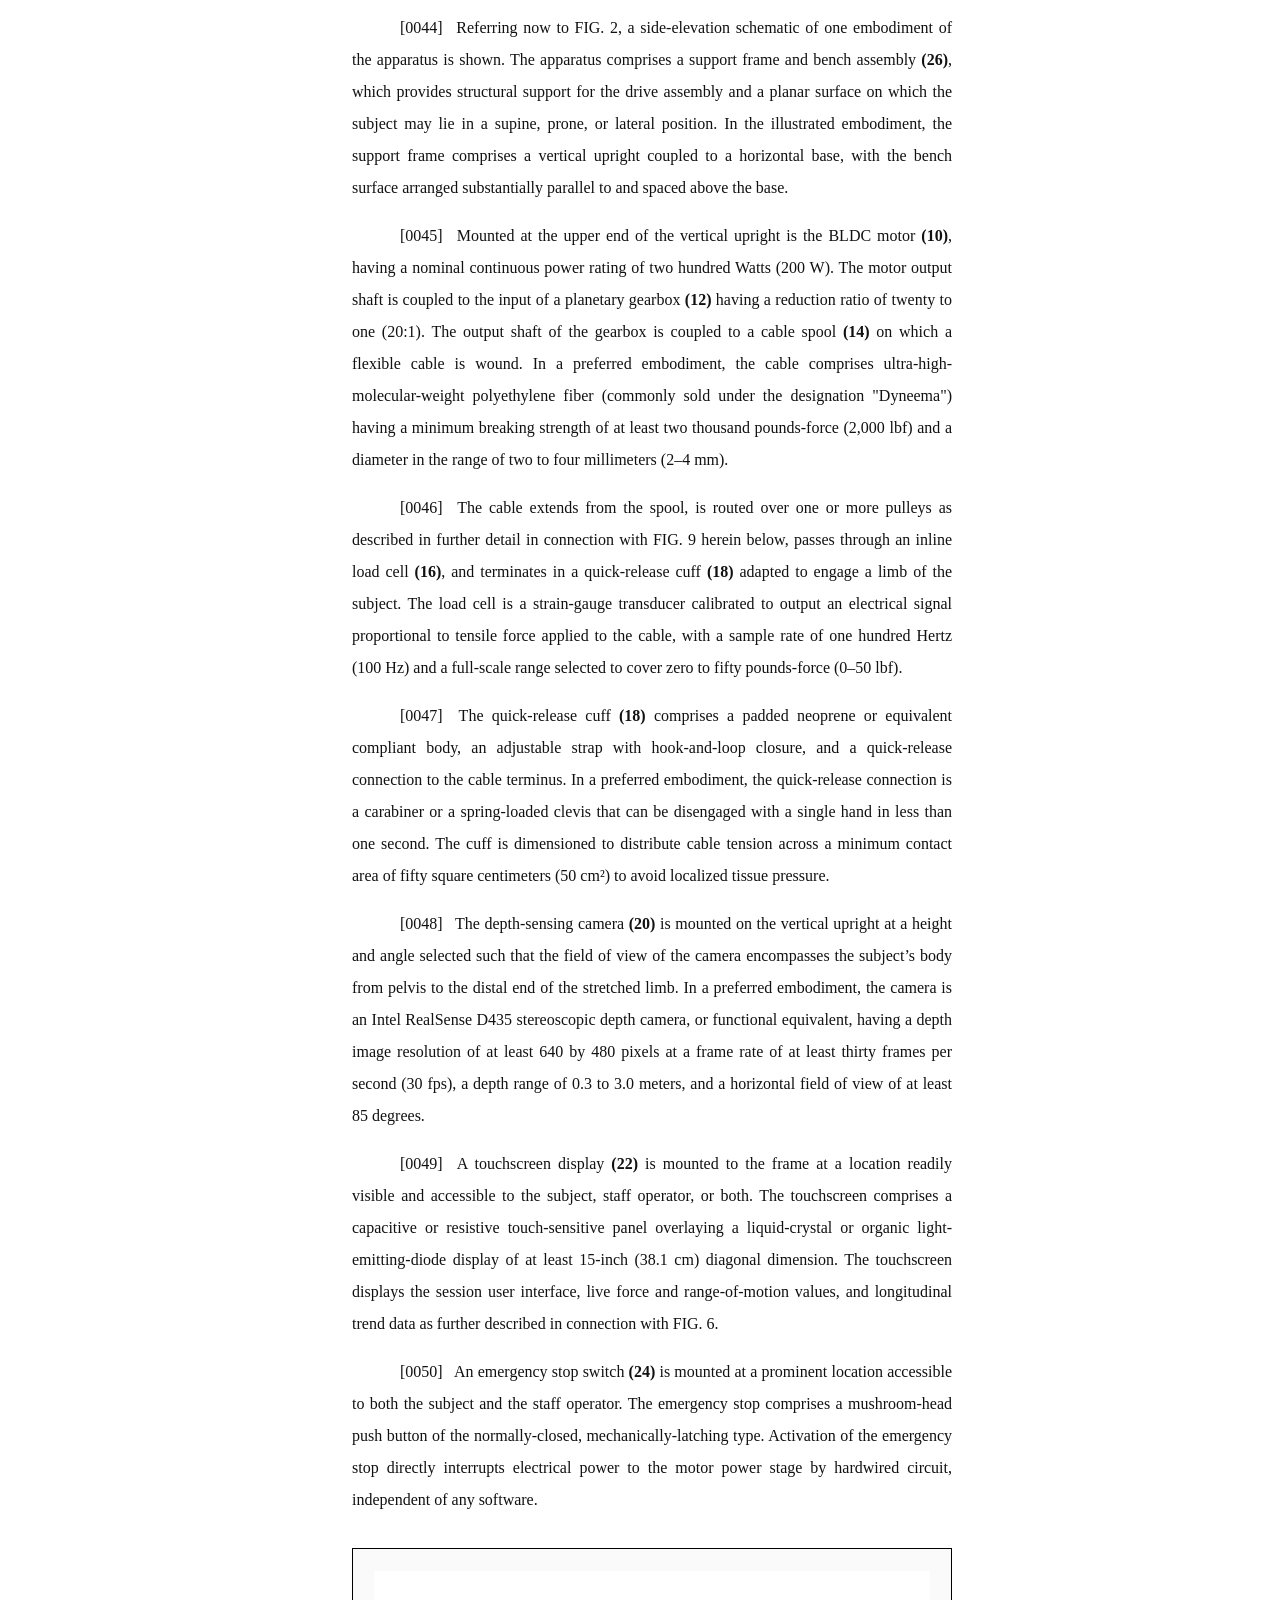
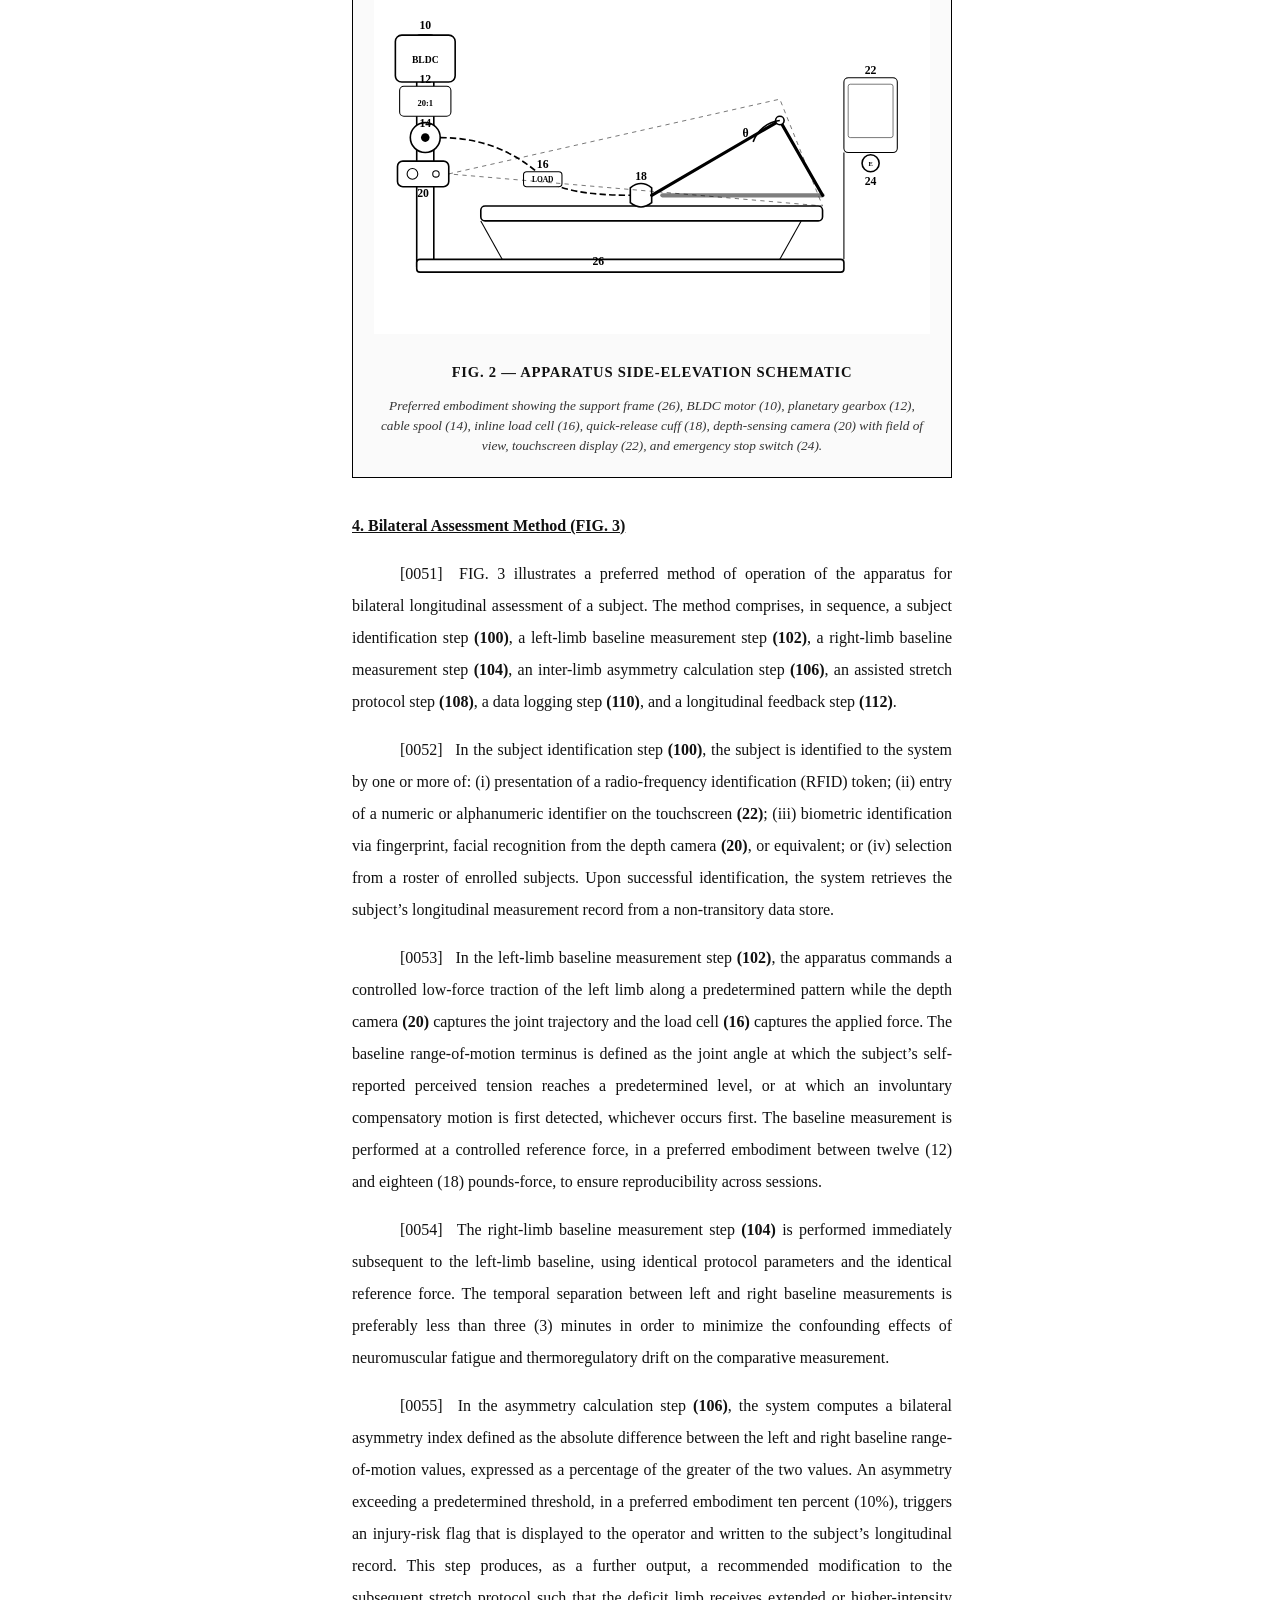
<file: patent.html>
<!DOCTYPE html>
<html lang="en">
<head>
  <meta charset="UTF-8">
  <meta name="viewport" content="width=device-width, initial-scale=1.0">
  <link rel="icon" type="image/png" href="modulor-icon.png">
  <title>Provisional Patent Application — Modulor Stretching Apparatus</title>
  <style>
    * { margin: 0; padding: 0; box-sizing: border-box; }
    body {
      font-family: 'Times New Roman', Times, serif;
      background: #ffffff;
      color: #111;
      line-height: 2.0;
      font-size: 12pt;
      padding: 0;
    }
    .doc-wrap {
      max-width: 8.5in;
      margin: 0 auto;
      padding: 1in 1in 1in 1.25in;
      background: #fff;
    }
    .header-block {
      text-align: center;
      margin-bottom: 36pt;
      border-bottom: 1px solid #000;
      padding-bottom: 18pt;
    }
    .header-block .docket {
      font-size: 10pt;
      text-align: right;
      margin-bottom: 18pt;
      font-family: 'Courier New', monospace;
    }
    .header-block h1 {
      font-size: 14pt;
      font-weight: 700;
      text-transform: uppercase;
      letter-spacing: 0.05em;
      line-height: 1.4;
      margin-bottom: 12pt;
    }
    .header-block .subtitle {
      font-size: 11pt;
      font-style: italic;
      color: #333;
    }

    .section-heading {
      font-size: 12pt;
      font-weight: 700;
      text-transform: uppercase;
      text-align: center;
      margin: 36pt 0 18pt;
      letter-spacing: 0.03em;
    }
    .subsection-heading {
      font-size: 12pt;
      font-weight: 700;
      margin: 24pt 0 12pt;
      text-decoration: underline;
    }
    p.para {
      text-indent: 0.5in;
      margin-bottom: 12pt;
      text-align: justify;
    }
    p.para .pnum {
      font-weight: 400;
      margin-right: 6pt;
    }
    p.para.no-indent { text-indent: 0; }
    .ref { font-weight: 700; }
    .claim-list {
      list-style: none;
      counter-reset: claim-counter;
      padding-left: 0;
    }
    .claim-list > li {
      counter-increment: claim-counter;
      margin-bottom: 18pt;
      text-indent: 0.5in;
      text-align: justify;
    }
    .claim-list > li::before {
      content: counter(claim-counter) ". ";
      font-weight: 700;
    }
    .claim-list > li.dep {
      margin-left: 0.25in;
    }
    .fig-block {
      margin: 24pt 0;
      page-break-inside: avoid;
      text-align: center;
      border: 1px solid #000;
      padding: 16pt;
      background: #fafafa;
    }
    .fig-block svg {
      width: 100%;
      max-width: 6.5in;
      height: auto;
      background: #fff;
    }
    .fig-block .fig-title {
      font-size: 11pt;
      font-weight: 700;
      text-align: center;
      margin-top: 10pt;
      letter-spacing: 0.05em;
      text-transform: uppercase;
    }
    .fig-block .fig-caption {
      font-size: 10pt;
      font-style: italic;
      margin-top: 6pt;
      color: #333;
      line-height: 1.5;
    }
    .ref-table {
      width: 100%;
      margin: 18pt 0;
      border-collapse: collapse;
      font-size: 11pt;
    }
    .ref-table th, .ref-table td {
      border: 1px solid #000;
      padding: 6pt 10pt;
      text-align: left;
      vertical-align: top;
    }
    .ref-table th {
      background: #f0f0f0;
      font-weight: 700;
    }
    .ref-table td:first-child {
      font-weight: 700;
      width: 80pt;
      text-align: center;
    }
    .abstract-box {
      border: 1px solid #000;
      padding: 18pt;
      margin: 18pt 0;
      background: #fafafa;
    }
    .toc {
      margin: 24pt 0;
      padding: 18pt;
      border: 1px solid #000;
      background: #f8f8f8;
    }
    .toc h3 {
      font-size: 12pt;
      font-weight: 700;
      margin-bottom: 10pt;
      text-align: center;
    }
    .toc ol {
      list-style: decimal;
      padding-left: 30pt;
      line-height: 1.8;
    }
    .toc a {
      color: #000;
      text-decoration: none;
    }
    .toc a:hover { text-decoration: underline; }

    /* ============================================================
       FILING BANNER (screen only — workflow instructions)
       ============================================================ */
    .filing-banner {
      max-width: 8.5in;
      margin: 24pt auto 0;
      padding: 18pt 22pt;
      background: #f2f7ff;
      border: 1px solid #2b5fd9;
      border-left: 4px solid #2b5fd9;
      font-family: -apple-system, BlinkMacSystemFont, 'Segoe UI', sans-serif;
      font-size: 11pt;
      line-height: 1.5;
      color: #0f1e3d;
    }
    .filing-banner h4 {
      font-size: 12pt;
      font-weight: 700;
      margin-bottom: 8pt;
      text-transform: uppercase;
      letter-spacing: 0.04em;
    }
    .filing-banner ol {
      padding-left: 22pt;
      margin: 6pt 0 10pt;
    }
    .filing-banner ol li { margin-bottom: 4pt; }
    .filing-banner .btn-row { margin-top: 12pt; display: flex; gap: 10pt; flex-wrap: wrap; }
    .filing-banner button {
      font-family: inherit;
      font-size: 11pt;
      font-weight: 600;
      padding: 8pt 16pt;
      background: #2b5fd9;
      color: #fff;
      border: none;
      border-radius: 3pt;
      cursor: pointer;
    }
    .filing-banner button.alt {
      background: #fff;
      color: #2b5fd9;
      border: 1px solid #2b5fd9;
    }
    .filing-banner button:hover { opacity: 0.88; }
    .filing-banner code {
      font-family: 'SF Mono', Menlo, monospace;
      background: #e1ecff;
      padding: 1pt 5pt;
      border-radius: 2pt;
      font-size: 10pt;
    }

    @media print {
      @page { size: 8.5in 11in; margin: 1in 1in 1in 1.25in; }
      body { font-size: 12pt; line-height: 2.0; background: #fff; }
      .doc-wrap { padding: 0; max-width: 100%; }
      h2.section-heading { page-break-before: always; page-break-after: avoid; }
      h2.section-heading:first-of-type { page-break-before: auto; }
      h3.subsection-heading { page-break-after: avoid; }
      .fig-block { page-break-inside: avoid; background: #fff; border: 1px solid #000; }
      .fig-block svg { max-width: 6in; }
      .claim-list > li { page-break-inside: avoid; }
      .ref-table { page-break-inside: avoid; }
      .toc, .no-print, .filing-banner { display: none; }
      .abstract-box { background: #fff; }
      p.para { orphans: 3; widows: 3; }
      a { color: #000; text-decoration: none; }

      /* Filing mode — hide items that Patent Center collects via forms
         or that belong in the separate Drawings PDF.
         Default: always hide in print (recommended for provisional filing). */
      .filing-hide { display: none !important; }
      .fig-block { display: none !important; }
    }
  </style>
</head>
<body>

<!-- ============================================================
     FILED BANNER — confirms the provisional is on record with USPTO
     ============================================================ -->
<div class="filing-banner no-print" style="background:#eafbef; border-color:#1f8f4c; border-left-color:#1f8f4c; color:#0b3d1f;">
  <h4 style="color:#0b3d1f;">&#10003; Filed &middot; USPTO Provisional Application 64/040,028</h4>
  <p style="color:#0b3d1f;">This specification was filed with the United States Patent and Trademark Office on <strong>April 15, 2026</strong> as a provisional patent application under 35 U.S.C. &sect; 111(b). The invention is legally <strong>patent pending</strong> as of the filing date.</p>
  <table style="width:100%; margin-top:10pt; font-family:-apple-system,BlinkMacSystemFont,'Segoe UI',sans-serif; font-size:11pt; border-collapse:collapse;">
    <tr><td style="padding:4pt 12pt 4pt 0; color:#0b3d1f; font-weight:600; width:180pt;">Application Number</td><td style="padding:4pt 0;"><code style="background:#d3f3dd; padding:1pt 6pt; border-radius:2pt;">64/040,028</code></td></tr>
    <tr><td style="padding:4pt 12pt 4pt 0; color:#0b3d1f; font-weight:600;">Filing Date</td><td style="padding:4pt 0;">April 15, 2026</td></tr>
    <tr><td style="padding:4pt 12pt 4pt 0; color:#0b3d1f; font-weight:600;">Attorney Docket</td><td style="padding:4pt 0;"><code style="background:#d3f3dd; padding:1pt 6pt; border-radius:2pt;">VITR-001-PROV</code></td></tr>
    <tr><td style="padding:4pt 12pt 4pt 0; color:#0b3d1f; font-weight:600;">Application Type</td><td style="padding:4pt 0;">Utility &mdash; Provisional under 35 U.S.C. &sect; 111(b)</td></tr>
    <tr><td style="padding:4pt 12pt 4pt 0; color:#0b3d1f; font-weight:600;">Inventor</td><td style="padding:4pt 0;">Mitchell Lisa</td></tr>
    <tr><td style="padding:4pt 12pt 4pt 0; color:#0b3d1f; font-weight:600;">Applicant / Assignee</td><td style="padding:4pt 0;">MJL Collective LLC (New Jersey)</td></tr>
    <tr><td style="padding:4pt 12pt 4pt 0; color:#0b3d1f; font-weight:600;">Entity Status</td><td style="padding:4pt 0;">Small Entity</td></tr>
    <tr><td style="padding:4pt 12pt 4pt 0; color:#0b3d1f; font-weight:600;">Nonprovisional Conversion Deadline</td><td style="padding:4pt 0;"><strong>April 15, 2027</strong></td></tr>
  </table>
  <p style="margin-top:14pt; font-size:10pt; color:#1f633a;">Downloads: <a href="VITR-001-PROV-Specification.pdf" style="color:#0b6b33;">Specification (as filed)</a> &middot; <a href="VITR-001-PROV-Drawings.pdf" style="color:#0b6b33;">Drawings (as filed)</a> &middot; <a href="drawings.html" style="color:#0b6b33;">Drawings (on-screen)</a></p>
</div>

<div class="doc-wrap">

  <!-- ============================================================
       HEADER BLOCK
       ============================================================ -->
  <div class="header-block">
    <p class="docket">Attorney Docket No. VITR-001-PROV<br>Provisional Patent Application under 35 U.S.C. &sect; 111(b)</p>
    <h1>Force-Controlled Cable-Driven Stretching Apparatus with<br>
        Vision-Based Compensation Detection and<br>
        Adaptive Longitudinal Protocol</h1>
    <p class="subtitle">Specification &mdash; Provisional Application under 35 U.S.C. &sect; 111(b)</p>
  </div>

  <!-- ============================================================
       COVER SHEET (PTO/SB/16 equivalent) — hidden on print.
       Patent Center collects this information via its online form.
       Retained here on-screen for reference while preparing the filing.
       ============================================================ -->
  <table class="ref-table filing-hide" style="margin-bottom:18pt;">
    <tr>
      <th style="width:180pt;">Title of Invention</th>
      <td>Force-Controlled Cable-Driven Stretching Apparatus with Vision-Based Compensation Detection and Adaptive Longitudinal Protocol</td>
    </tr>
    <tr>
      <th>Inventor</th>
      <td>
        Mitchell Lisa &mdash; Residence: Moorestown, New Jersey, United States &mdash; Citizenship: United States
      </td>
    </tr>
    <tr>
      <th>Applicant / Assignee</th>
      <td>MJL Collective LLC &mdash; New Jersey limited liability company &mdash; 236 Route 38 West, Suite 130, Moorestown, NJ 08057</td>
    </tr>
    <tr>
      <th>Correspondence Address</th>
      <td>Mitchell Lisa, Modulor, Inc.<br>1111B S Governors Ave STE 27384<br>Dover, DE 19904<br>Telephone: (609) 760-1238 &nbsp;&nbsp;&nbsp; Email: mitchell@modulor.bio</td>
    </tr>
    <tr>
      <th>Attorney Docket No.</th>
      <td>VITR-001-PROV</td>
    </tr>
    <tr>
      <th>Entity Status</th>
      <td>[ ] Regular &nbsp;&nbsp; [X] Small Entity (37 CFR 1.27) &nbsp;&nbsp; [ ] Micro Entity (37 CFR 1.29)</td>
    </tr>
    <tr>
      <th>Filing Date</th>
      <td>______________________ <span style="font-style:italic;">(to be completed at filing)</span></td>
    </tr>
    <tr>
      <th>Enclosures</th>
      <td>[X] Specification (pages) &nbsp;&nbsp; [X] Drawings (FIG. 1&ndash;11) &nbsp;&nbsp; [X] Claims (provisional &mdash; optional) &nbsp;&nbsp; [X] Abstract &nbsp;&nbsp; [ ] Fee transmittal (PTO/SB/17) &nbsp;&nbsp; [ ] Application Data Sheet (PTO/AIA/14)</td>
    </tr>
  </table>

  <!-- ============================================================
       TABLE OF CONTENTS (aid for prosecution)
       ============================================================ -->
  <div class="toc no-print">
    <h3>Table of Contents</h3>
    <ol>
      <li><a href="#xref">Cross-Reference to Related Applications</a></li>
      <li><a href="#field">Field of the Invention</a></li>
      <li><a href="#background">Background of the Invention</a></li>
      <li><a href="#summary">Brief Summary of the Invention</a></li>
      <li><a href="#drawings">Brief Description of the Drawings</a></li>
      <li><a href="#detailed">Detailed Description of Preferred Embodiments</a></li>
      <li><a href="#claims">What Is Claimed</a></li>
      <li><a href="#abstract">Abstract of the Disclosure</a></li>
    </ol>
  </div>

  <!-- ============================================================
       CROSS-REFERENCE
       ============================================================ -->
  <h2 class="section-heading" id="xref">Cross-Reference to Related Applications</h2>
  <p class="para"><span class="pnum">[0001]</span>
    This is a provisional patent application filed under 35 U.S.C. &sect; 111(b). No related applications are cross-referenced at the time of this filing.
  </p>

  <h2 class="section-heading">Statement Regarding Federally Sponsored Research or Development</h2>
  <p class="para"><span class="pnum">[0002]</span>
    Not applicable. This invention was not made with United States Government support.
  </p>

  <h2 class="section-heading">Reference to Sequence Listing, Table, or Computer Program Listing Compact Disc Appendix</h2>
  <p class="para"><span class="pnum">[0003]</span>
    Not applicable.
  </p>

  <!-- ============================================================
       FIELD OF THE INVENTION
       ============================================================ -->
  <h2 class="section-heading" id="field">Field of the Invention</h2>
  <p class="para"><span class="pnum">[0004]</span>
    The present invention relates generally to athletic training, rehabilitation, and assisted stretching devices. More particularly, the invention relates to a motorized, cable-driven apparatus that applies controlled tensile force to a limb of a human subject while concurrently measuring biomechanical parameters including joint range of motion, cable force, and movement compensation, and that adjusts applied force in real time based on vision-detected compensatory motion. The invention further relates to methods of bilateral assessment, longitudinal flexibility tracking, injury risk scoring, and adaptive protocol modification using the data acquired during such stretching sessions.
  </p>

  <!-- ============================================================
       BACKGROUND OF THE INVENTION
       ============================================================ -->
  <h2 class="section-heading" id="background">Background of the Invention</h2>

  <h3 class="subsection-heading">A. The Clinical Problem</h3>
  <p class="para"><span class="pnum">[0005]</span>
    Soft-tissue injuries, and in particular muscle strains affecting the hamstrings, adductors, quadriceps, hip flexors, and calves, are among the most prevalent and costly injuries in professional and collegiate athletics. Longitudinal epidemiological data from the Union of European Football Associations (UEFA) Elite Club Injury Study documents that hamstring injuries alone have doubled as a percentage of total injuries over a twenty-one year observation period, rising from approximately twelve percent (12%) to twenty-four percent (24%) of all recorded injuries, with training-incurred injuries rising approximately 6.7% annually despite advances in strength and conditioning science.
  </p>
  <p class="para"><span class="pnum">[0006]</span>
    Similar trends have been documented across other elite sports. A twelve-year review of 2,101 hamstring injuries in the National Football League reported that approximately twenty-five percent (25%) of players sustain at least one lower-extremity strain per season, with re-injury rates exceeding thirty percent (30%). In professional association football, approximately twenty-one percent (21%) of players suffer a groin or adductor injury per season, of which sixty-eight percent (68%) are adductor-related. Systematic reviews further establish that restricted hip internal rotation and restricted ankle dorsiflexion are independent biomechanical risk factors for anterior cruciate ligament (ACL) injury.
  </p>
  <p class="para"><span class="pnum">[0007]</span>
    The economic consequences are substantial. Top tier association football clubs report losses exceeding seven million Euros (&euro;7M) per annum attributable to muscle injuries. In the English Premier League during the 2023-2024 season, aggregate player wages paid to sidelined athletes exceeded two hundred sixty-six million pounds (&pound;266M), of which eighty-three million pounds (&pound;83M) was attributable to hamstring injuries alone.
  </p>

  <h3 class="subsection-heading">B. Limitations of the Prior Art</h3>
  <p class="para"><span class="pnum">[0008]</span>
    Despite the documented clinical and economic significance of soft-tissue injury, the assessment and treatment of joint flexibility and muscle extensibility in elite athletic settings remain substantially unchanged since the adoption of clinical goniometry in the mid-twentieth century. The prior art devices and methods suffer from several fundamental limitations that the present invention addresses.
  </p>
  <p class="para"><span class="pnum">[0009]</span>
    <em>Manual goniometry.</em> Conventional joint angle measurement is performed using a manual goniometer operated by a clinician. Published inter-rater reliability studies demonstrate errors of five to ten degrees (5&deg;&ndash;10&deg;) depending on joint, clinician experience, and soft tissue palpability. Measurements are recorded on paper or entered manually into an athlete management system, introducing transcription error and preventing real-time comparison. No standardized applied force is used, so the joint angle measured represents end-range tolerance for that clinician&rsquo;s specific applied pressure, which varies between sessions and clinicians.
  </p>
  <p class="para"><span class="pnum">[0010]</span>
    <em>Manual assisted stretching.</em> Assisted stretching performed by a clinician or partner lacks force standardization, creates clinician fatigue over multi-hour sessions affecting large rosters, and produces no quantitative record of applied force, range of motion, or compensation. Compensatory motion by the athlete (pelvic rotation, knee flexion, trunk shift) is judged by eye and frequently missed.
  </p>
  <p class="para"><span class="pnum">[0011]</span>
    <em>Isokinetic dynamometers (e.g., Biodex, Cybex).</em> Clinical isokinetic devices measure torque and angular velocity but are designed for strength assessment under concentric and eccentric loading, not for sustained static stretching. They are expensive (frequently exceeding one hundred thousand United States dollars, $100,000), lack integrated vision-based compensation detection, and do not implement force-controlled passive stretching protocols suitable for pre-practice or recovery use.
  </p>
  <p class="para"><span class="pnum">[0012]</span>
    <em>Pneumatic compression devices (e.g., Normatec).</em> Compression devices provide passive recovery modalities but do not apply a directed tensile stretch, do not measure joint range of motion, and do not generate biomechanical data relevant to flexibility assessment.
  </p>
  <p class="para"><span class="pnum">[0013]</span>
    <em>Manual stretching services (e.g., StretchLab).</em> Franchise-based manual stretching services provide one-to-one assisted stretching but produce no objective measurement, no protocol consistency across providers, and no longitudinal record suitable for trend analysis or injury risk assessment.
  </p>
  <p class="para"><span class="pnum">[0014]</span>
    <em>Computer vision goniometry applications.</em> Mobile-device applications exist that estimate joint angles from two-dimensional video. Such applications suffer from substantial parallax error inherent to monocular two-dimensional capture, lack a standardized force input, are not integrated with a motorized stretching apparatus, and do not close a feedback loop between measured compensation and applied force.
  </p>
  <p class="para"><span class="pnum">[0015]</span>
    <em>Cable-drive fitness devices.</em> Motorized cable-drive resistance training devices exist in the prior art for strength training (for example, devices marketed under the name "Modulor Trainer" and "Tonal"). Such devices apply resistance against concentric muscle action for strength training. They do not apply passive directed tensile force for stretching, do not implement vision-based compensation detection, and do not integrate joint-angle measurement with force application for flexibility assessment.
  </p>
  <p class="para"><span class="pnum">[0016]</span>
    Accordingly, there exists a need in the art for an apparatus and associated methods that (a) apply controlled, standardized tensile force to a limb of a human subject for the purpose of assisted stretching, (b) concurrently measure joint range of motion and movement compensation in real time, (c) close a feedback loop between detected compensation and applied force to prevent unsafe or biomechanically invalid stretching, (d) generate a standardized, exportable quantitative record of each session, and (e) use longitudinal session data to produce individualized injury risk scoring and adaptive protocol modification. The present invention satisfies these needs.
  </p>

  <!-- ============================================================
       BRIEF SUMMARY OF THE INVENTION
       ============================================================ -->
  <h2 class="section-heading" id="summary">Brief Summary of the Invention</h2>
  <p class="para"><span class="pnum">[0017]</span>
    The present invention provides an apparatus, system, and method for force-controlled assisted stretching with vision-based compensation detection and adaptive longitudinal protocol modification. In one embodiment, the apparatus comprises a support frame, a brushless direct-current (BLDC) motor coupled through a planetary gearbox to a cable spool, a flexible cable wound on the spool and terminating in a quick-release cuff adapted to engage a limb of a human subject, an inline force sensor arranged along the cable, a depth-sensing camera arranged to observe the subject, a motor controller configured to execute a proportional-integral-derivative (PID) force control loop, and a computing system configured to process depth data from the camera to extract a skeletal model of the subject and detect compensatory motion.
  </p>
  <p class="para"><span class="pnum">[0018]</span>
    In a principal aspect of the invention, the computing system is configured to classify compensatory motion and to transmit a compensation signal to the motor controller that modifies the force setpoint of the PID loop in real time, such that the applied cable tension is automatically reduced when compensation is detected. This closed-loop coupling between vision-based compensation detection and force control constitutes a significant and non-obvious improvement over the prior art.
  </p>
  <p class="para"><span class="pnum">[0019]</span>
    In a further aspect, the apparatus implements a five-layer independent safety cascade comprising: (1) a software force cap, (2) a PID compliance loop with anti-windup, (3) a mechanical slip clutch between the gearbox output and the spool, (4) a hardwired emergency stop circuit, and (5) a quick-release cuff mechanically detachable from the cable. Each layer operates independently and may halt the stretch without reliance on any other layer.
  </p>
  <p class="para"><span class="pnum">[0020]</span>
    In a further aspect, the apparatus is reconfigurable to perform a plurality of stretch patterns from a single drive system without modification of the motor, gearbox, cable, or spool. In a first version configuration, the apparatus serves four stretch patterns through athlete repositioning relative to a fixed pulley. In a second version configuration, the apparatus additionally serves three further stretch patterns through engagement of an adjustable pulley mounted on a sliding track.
  </p>
  <p class="para"><span class="pnum">[0021]</span>
    In a further aspect, the method of the invention comprises a bilateral assessment protocol in which a standardized passive stretch is applied to a first limb at a standardized force, a peak joint angle is measured, the same standardized stretch is applied to the contralateral limb, a bilateral asymmetry is calculated as the absolute difference between the two peak angles, and an asymmetry flag is raised when the difference exceeds a threshold. The method further comprises the storage of nine measurement variables per repetition including peak joint angle, cable force, bilateral asymmetry, hold time, compensation flags, tolerance threshold, pain response, tension ramp rate, and session delta, and the generation of a longitudinal injury risk score based on time-series analysis of said variables.
  </p>
  <p class="para"><span class="pnum">[0022]</span>
    In a further aspect, the system implements an adaptive protocol engine that uses longitudinal session data to modify protocol parameters (force setpoint, hold time, number of repetitions, pattern selection) for subsequent sessions of the same subject, such that the protocol individualizes to the subject&rsquo;s biomechanical profile over time.
  </p>
  <p class="para"><span class="pnum">[0023]</span>
    The foregoing is a non-limiting summary. Additional features, aspects, and advantages of the invention will become apparent from the following detailed description and the appended claims, taken in conjunction with the accompanying drawings.
  </p>

  <!-- ============================================================
       BRIEF DESCRIPTION OF THE DRAWINGS
       ============================================================ -->
  <h2 class="section-heading" id="drawings">Brief Description of the Drawings</h2>
  <p class="para"><span class="pnum">[0024]</span>
    The accompanying drawings are incorporated into and form a part of this specification. The drawings illustrate embodiments of the invention and, together with the description, serve to explain the principles of the invention. The drawings are not drawn to scale unless specifically noted.
  </p>
  <p class="para no-indent"><span class="pnum">[0025]</span>
    <strong>FIG. 1</strong> is a system-level block diagram illustrating the principal functional elements of the apparatus and their signal interconnections, including the novel compensation feedback path from the vision system to the PID controller.
  </p>
  <p class="para no-indent"><span class="pnum">[0026]</span>
    <strong>FIG. 2</strong> is a side-elevation schematic of one embodiment of the apparatus, showing the arrangement of the motor, gearbox, cable spool, load cell, cuff, depth camera, touchscreen, emergency stop, and support frame.
  </p>
  <p class="para no-indent"><span class="pnum">[0027]</span>
    <strong>FIG. 3</strong> is a flow diagram illustrating one embodiment of the bilateral assessment method, including the steps of subject identification, bilateral baseline measurement, asymmetry calculation, stretch protocol execution with closed-loop control, data logging, report generation, and longitudinal feedback.
  </p>
  <p class="para no-indent"><span class="pnum">[0028]</span>
    <strong>FIG. 4</strong> is a detail schematic of the cable drive assembly, showing the BLDC motor, planetary gearbox, cable spool, mechanical slip clutch, flexible cable, and ODrive field-oriented control (FOC) motor controller.
  </p>
  <p class="para no-indent"><span class="pnum">[0029]</span>
    <strong>FIG. 5</strong> is a schematic of the sensor array and data paths, showing the depth camera, inline load cell, edge compute module, touchscreen interface, and cloud storage link.
  </p>
  <p class="para no-indent"><span class="pnum">[0030]</span>
    <strong>FIG. 6</strong> is a schematic of the control interface architecture, showing the session user interface, live display, trend view, and local data bus.
  </p>
  <p class="para no-indent"><span class="pnum">[0031]</span>
    <strong>FIG. 7</strong> is a schematic of the five-layer safety cascade, showing each independent safety layer with characteristic response time.
  </p>
  <p class="para no-indent"><span class="pnum">[0032]</span>
    <strong>FIG. 8</strong> is a schematic of the measurement extraction pipeline, showing the three raw sensor inputs, the sensor fusion stage, the nine derived measurement variables, and the longitudinal risk score engine.
  </p>
  <p class="para no-indent"><span class="pnum">[0033]</span>
    <strong>FIG. 9</strong> is a schematic of the multi-pattern reconfigurable platform, showing four V1 stretch patterns served by a fixed pulley and three V2 stretch patterns served by an adjustable pulley on a sliding track.
  </p>
  <p class="para no-indent"><span class="pnum">[0034]</span>
    <strong>FIG. 10</strong> is a detail block diagram of the PID force-compliance control loop, showing the summing junction, PID controller, force cap, motor drive, plant, load cell feedback path, and compensation signal input.
  </p>
  <p class="para no-indent"><span class="pnum">[0035]</span>
    <strong>FIG. 11</strong> is a detail flow diagram of the compensation detection and adaptive force response algorithm, showing the depth frame input, pose model, joint angle calculation, compensation classifier, and force setpoint modification output.
  </p>

  <!-- ============================================================
       DETAILED DESCRIPTION
       ============================================================ -->
  <h2 class="section-heading" id="detailed">Detailed Description of Preferred Embodiments</h2>
  <p class="para"><span class="pnum">[0036]</span>
    Reference will now be made in detail to preferred embodiments of the invention, examples of which are illustrated in the accompanying drawings. While the invention will be described in conjunction with these preferred embodiments, it will be understood that they are not intended to limit the invention to these embodiments. On the contrary, the invention is intended to cover alternatives, modifications, and equivalents that may be included within the spirit and scope of the invention as defined by the appended claims.
  </p>
  <p class="para"><span class="pnum">[0037]</span>
    In the following description, numerous specific details are set forth in order to provide a thorough understanding of the invention. The invention may be practiced without some or all of these specific details. In other instances, well-known structures, devices, protocols, and data formats have not been described in detail in order to avoid unnecessarily obscuring aspects of the invention. Where the term "preferred" is used, the invention is not limited to the preferred example.
  </p>
  <p class="para"><span class="pnum">[0038]</span>
    As used in this specification and the appended claims, the singular forms "a," "an," and "the" include plural reference unless the context clearly dictates otherwise. The word "or" is used in the inclusive sense except where the context indicates otherwise. The term "comprising" and its grammatical equivalents are used in the open-ended sense, as are "including," "containing," "having," and "characterized by." All numerical ranges are inclusive of their endpoints unless specifically noted.
  </p>

  <h3 class="subsection-heading">1. Reference Numeral Index</h3>
  <p class="para"><span class="pnum">[0039]</span>
    The following table provides an index of reference numerals used throughout the drawings and the detailed description. Reference numerals are assigned using even integers consistent with United States Patent and Trademark Office drafting conventions.
  </p>
  <table class="ref-table">
    <thead>
      <tr><th>Numeral</th><th>Element</th><th>Principal Figures</th></tr>
    </thead>
    <tbody>
      <tr><td>10</td><td>Brushless direct-current (BLDC) motor</td><td>FIG. 2, FIG. 4</td></tr>
      <tr><td>12</td><td>Planetary gearbox (20:1 reduction)</td><td>FIG. 2, FIG. 4</td></tr>
      <tr><td>14</td><td>Cable spool</td><td>FIG. 2, FIG. 4</td></tr>
      <tr><td>16</td><td>Inline load cell (force sensor)</td><td>FIG. 2, FIG. 4, FIG. 10</td></tr>
      <tr><td>18</td><td>Quick-release cuff</td><td>FIG. 2, FIG. 7</td></tr>
      <tr><td>20</td><td>Depth-sensing camera</td><td>FIG. 2, FIG. 5</td></tr>
      <tr><td>22</td><td>Touchscreen display</td><td>FIG. 2, FIG. 6</td></tr>
      <tr><td>24</td><td>Emergency stop switch</td><td>FIG. 2, FIG. 7</td></tr>
      <tr><td>26</td><td>Support frame and bench</td><td>FIG. 2</td></tr>
      <tr><td>30</td><td>Motor power stage</td><td>FIG. 4</td></tr>
      <tr><td>32</td><td>Gearbox output shaft</td><td>FIG. 4</td></tr>
      <tr><td>34</td><td>Cable spool (drive-side detail)</td><td>FIG. 4, FIG. 9</td></tr>
      <tr><td>36</td><td>Mechanical slip clutch</td><td>FIG. 4, FIG. 7</td></tr>
      <tr><td>38</td><td>Flexible cable</td><td>FIG. 4, FIG. 9</td></tr>
      <tr><td>40</td><td>Depth camera (sensor-detail)</td><td>FIG. 5, FIG. 9</td></tr>
      <tr><td>42</td><td>Load cell (sensor-detail)</td><td>FIG. 5</td></tr>
      <tr><td>44</td><td>Edge compute module (Jetson-class)</td><td>FIG. 5</td></tr>
      <tr><td>46</td><td>Touchscreen (sensor-detail)</td><td>FIG. 5</td></tr>
      <tr><td>48</td><td>Cloud storage link</td><td>FIG. 5</td></tr>
      <tr><td>50</td><td>Session user interface module</td><td>FIG. 6</td></tr>
      <tr><td>52</td><td>Live display module</td><td>FIG. 6</td></tr>
      <tr><td>54</td><td>Trend view module</td><td>FIG. 6</td></tr>
      <tr><td>60</td><td>Sensor fusion engine</td><td>FIG. 8</td></tr>
      <tr><td>62</td><td>Longitudinal risk score engine</td><td>FIG. 8</td></tr>
      <tr><td>100&ndash;112</td><td>Method steps (bilateral assessment)</td><td>FIG. 3</td></tr>
      <tr><td>200</td><td>Athlete identification module</td><td>FIG. 1</td></tr>
      <tr><td>202</td><td>Protocol engine</td><td>FIG. 1</td></tr>
      <tr><td>204</td><td>PID force controller</td><td>FIG. 1, FIG. 10</td></tr>
      <tr><td>206</td><td>Cable drive subsystem</td><td>FIG. 1</td></tr>
      <tr><td>208</td><td>Athlete (subject)</td><td>FIG. 1</td></tr>
      <tr><td>210</td><td>Vision system</td><td>FIG. 1, FIG. 11</td></tr>
      <tr><td>212</td><td>Data engine</td><td>FIG. 1</td></tr>
      <tr><td>214</td><td>Adaptive feedback path</td><td>FIG. 1</td></tr>
      <tr><td>220</td><td>Pose estimation model</td><td>FIG. 11</td></tr>
      <tr><td>222</td><td>Joint angle calculation module</td><td>FIG. 11</td></tr>
      <tr><td>224</td><td>Compensation classifier</td><td>FIG. 11</td></tr>
    </tbody>
  </table>

  <h3 class="subsection-heading">2. System Overview (FIG. 1)</h3>
  <p class="para"><span class="pnum">[0040]</span>
    Referring now to FIG. 1, a system-level block diagram of an apparatus according to a preferred embodiment of the invention is shown. The apparatus is organized into eight principal functional modules interconnected as illustrated. A subject is first identified at the athlete identification module <span class="ref">(200)</span>, which receives input from a badge reader, fingerprint sensor, or other unique identifier, and retrieves from a database the subject&rsquo;s profile, prior session history, and current training context. The subject profile is passed to a protocol engine <span class="ref">(202)</span>, which determines the stretch pattern to be applied and the initial force setpoint F<sub>set</sub> based on the subject&rsquo;s profile and the selected session type.
  </p>
  <p class="para"><span class="pnum">[0041]</span>
    The force setpoint is transmitted from the protocol engine <span class="ref">(202)</span> to the PID force controller <span class="ref">(204)</span>. The PID force controller drives the cable drive subsystem <span class="ref">(206)</span>, which applies tensile force to the subject <span class="ref">(208)</span>. The cable drive subsystem is instrumented with an inline load cell providing a measured force value F<sub>meas</sub>, which is transmitted back to the PID force controller <span class="ref">(204)</span> at a sample rate of one hundred Hertz (100 Hz) to close the force control loop.
  </p>
  <p class="para"><span class="pnum">[0042]</span>
    Concurrently, the vision system <span class="ref">(210)</span>, comprising a depth-sensing camera and associated computer vision software, observes the subject <span class="ref">(208)</span>. The vision system extracts a skeletal model of the subject, computes joint angles from the skeletal model, and applies a compensation classifier to detect compensatory motion. When compensation is detected, the vision system <span class="ref">(210)</span> transmits a compensation signal to the PID force controller <span class="ref">(204)</span> that modifies the force setpoint. This closed-loop coupling between vision-detected compensation and force control, illustrated in FIG. 1 as the path from <span class="ref">(210)</span> to <span class="ref">(204)</span>, constitutes a principal novel aspect of the invention.
  </p>
  <p class="para"><span class="pnum">[0043]</span>
    Measurement outputs from the PID force controller <span class="ref">(204)</span>, cable drive subsystem <span class="ref">(206)</span>, and vision system <span class="ref">(210)</span> are aggregated at the data engine <span class="ref">(212)</span>, which stores the measurement variables described in greater detail in the discussion of FIG. 8 herein below, computes longitudinal trends, and produces an injury risk score. An adaptive feedback path <span class="ref">(214)</span> connects the data engine <span class="ref">(212)</span> back to the protocol engine <span class="ref">(202)</span>, such that the historical data for the subject modifies the protocol parameters used in subsequent sessions.
  </p>

  <div class="fig-block">
    <svg viewBox="0 0 960 290" xmlns="http://www.w3.org/2000/svg">
      <defs>
        <marker id="arrK1" markerWidth="7" markerHeight="5" refX="7" refY="2.5" orient="auto"><path d="M0,0 L7,2.5 L0,5" fill="#000"/></marker>
      </defs>
      <rect x="10" y="60" width="100" height="60" rx="8" fill="#ffffff" stroke="#000" stroke-width="1.2"/>
      <text x="60" y="52" text-anchor="middle" fill="#000" font-size="10" font-weight="700" font-family="Times,serif">200</text>
      <text x="60" y="84" text-anchor="middle" fill="#000" font-size="10" font-weight="700" font-family="Times,serif">ATHLETE ID</text>
      <text x="60" y="98" text-anchor="middle" fill="#333" font-size="8" font-family="Times,serif">Badge + profile</text>
      <text x="60" y="110" text-anchor="middle" fill="#333" font-size="8" font-family="Times,serif">+ session history</text>
      <path d="M114,90 L140,90" fill="none" stroke="#000" stroke-width="1.2" marker-end="url(#arrK1)"/>
      <rect x="144" y="50" width="110" height="80" rx="8" fill="#ffffff" stroke="#000" stroke-width="1.2"/>
      <text x="199" y="42" text-anchor="middle" fill="#000" font-size="10" font-weight="700" font-family="Times,serif">202</text>
      <text x="199" y="74" text-anchor="middle" fill="#000" font-size="10" font-weight="700" font-family="Times,serif">PROTOCOL</text>
      <text x="199" y="88" text-anchor="middle" fill="#000" font-size="10" font-weight="700" font-family="Times,serif">ENGINE</text>
      <text x="199" y="104" text-anchor="middle" fill="#333" font-size="8" font-family="Times,serif">Pattern select</text>
      <text x="199" y="116" text-anchor="middle" fill="#333" font-size="8" font-family="Times,serif">Force target F_set</text>
      <path d="M258,90 L284,90" fill="none" stroke="#000" stroke-width="1.2" marker-end="url(#arrK1)"/>
      <rect x="288" y="35" width="130" height="110" rx="8" fill="#ffffff" stroke="#000" stroke-width="2.5"/>
      <text x="353" y="27" text-anchor="middle" fill="#000" font-size="11" font-weight="700" font-family="Times,serif">204</text>
      <text x="353" y="58" text-anchor="middle" fill="#000" font-size="10" font-weight="700" font-family="Times,serif">PID FORCE</text>
      <text x="353" y="72" text-anchor="middle" fill="#000" font-size="10" font-weight="700" font-family="Times,serif">CONTROLLER</text>
      <text x="353" y="92" text-anchor="middle" fill="#000" font-size="9" font-family="Times,serif">e(t) = F_set &minus; F_meas</text>
      <text x="353" y="106" text-anchor="middle" fill="#000" font-size="9" font-family="Times,serif">u(t) = PID[e(t)]</text>
      <text x="353" y="120" text-anchor="middle" fill="#333" font-size="8" font-family="Times,serif">&rarr; motor PWM</text>
      <text x="353" y="134" text-anchor="middle" fill="#333" font-size="8" font-family="Times,serif">100 Hz update</text>
      <path d="M422,90 L448,90" fill="none" stroke="#000" stroke-width="1.5" marker-end="url(#arrK1)"/>
      <rect x="452" y="55" width="100" height="70" rx="8" fill="#ffffff" stroke="#000" stroke-width="1.2"/>
      <text x="502" y="47" text-anchor="middle" fill="#000" font-size="10" font-weight="700" font-family="Times,serif">206</text>
      <text x="502" y="78" text-anchor="middle" fill="#000" font-size="10" font-weight="700" font-family="Times,serif">CABLE DRIVE</text>
      <text x="502" y="92" text-anchor="middle" fill="#333" font-size="8" font-family="Times,serif">BLDC + gearbox</text>
      <text x="502" y="104" text-anchor="middle" fill="#333" font-size="8" font-family="Times,serif">+ spool + cable</text>
      <text x="502" y="116" text-anchor="middle" fill="#333" font-size="8" font-family="Times,serif">+ slip clutch</text>
      <path d="M502,129 L502,168 L353,168 L353,149" fill="none" stroke="#000" stroke-width="1.2" stroke-dasharray="5,3" marker-end="url(#arrK1)"/>
      <text x="428" y="162" text-anchor="middle" fill="#000" font-size="8" font-weight="600" font-family="Times,serif">F_meas (load cell, 100 Hz)</text>
      <path d="M556,90 L582,90" fill="none" stroke="#000" stroke-width="1.2" marker-end="url(#arrK1)"/>
      <rect x="586" y="55" width="80" height="70" rx="8" fill="#ffffff" stroke="#000" stroke-width="1.2"/>
      <text x="626" y="47" text-anchor="middle" fill="#000" font-size="10" font-weight="700" font-family="Times,serif">208</text>
      <text x="626" y="80" text-anchor="middle" fill="#000" font-size="10" font-weight="700" font-family="Times,serif">SUBJECT</text>
      <text x="626" y="96" text-anchor="middle" fill="#333" font-size="8" font-family="Times,serif">On platform</text>
      <text x="626" y="108" text-anchor="middle" fill="#333" font-size="8" font-family="Times,serif">Limb stretched</text>
      <path d="M670,90 L700,90" fill="none" stroke="#000" stroke-width="1" marker-end="url(#arrK1)"/>
      <rect x="704" y="40" width="110" height="100" rx="8" fill="#ffffff" stroke="#000" stroke-width="1.2"/>
      <text x="759" y="32" text-anchor="middle" fill="#000" font-size="10" font-weight="700" font-family="Times,serif">212</text>
      <text x="759" y="68" text-anchor="middle" fill="#000" font-size="10" font-weight="700" font-family="Times,serif">DATA ENGINE</text>
      <text x="759" y="84" text-anchor="middle" fill="#333" font-size="8" font-family="Times,serif">9 variables / rep</text>
      <text x="759" y="96" text-anchor="middle" fill="#333" font-size="8" font-family="Times,serif">Longitudinal trends</text>
      <text x="759" y="108" text-anchor="middle" fill="#333" font-size="8" font-family="Times,serif">Asymmetry alerts</text>
      <text x="759" y="120" text-anchor="middle" fill="#333" font-size="8" font-family="Times,serif">Risk score (62)</text>
      <path d="M626,129 L626,202" fill="none" stroke="#000" stroke-width="1" stroke-dasharray="3,2"/>
      <text x="632" y="185" text-anchor="start" fill="#000" font-size="8" font-style="italic" font-family="Times,serif">observes</text>
      <rect x="568" y="202" width="116" height="52" rx="8" fill="#ffffff" stroke="#000" stroke-width="2"/>
      <text x="574" y="198" text-anchor="start" fill="#000" font-size="10" font-weight="700" font-family="Times,serif">210</text>
      <text x="626" y="220" text-anchor="middle" fill="#000" font-size="10" font-weight="700" font-family="Times,serif">VISION SYSTEM</text>
      <text x="626" y="234" text-anchor="middle" fill="#333" font-size="8" font-family="Times,serif">Skeleton + joint angles</text>
      <text x="626" y="246" text-anchor="middle" fill="#333" font-size="8" font-family="Times,serif">+ compensation detect</text>
      <path d="M564,228 L353,228 L353,149" fill="none" stroke="#000" stroke-width="2" stroke-dasharray="5,3" marker-end="url(#arrK1)"/>
      <text x="458" y="222" text-anchor="middle" fill="#000" font-size="9" font-weight="700" font-family="Times,serif">COMPENSATION SIGNAL &rarr; modifies F_set [NOVEL]</text>
      <path d="M759,144 L759,273 L199,273 L199,134" fill="none" stroke="#000" stroke-width="1" stroke-dasharray="6,3"/>
      <polygon points="199,134 194,144 204,144" fill="#000"/>
      <text x="480" y="268" text-anchor="middle" fill="#000" font-size="9" font-weight="600" font-family="Times,serif">214 &mdash; ADAPTIVE FEEDBACK: historical data modifies next session's protocol</text>
    </svg>
    <p class="fig-title">FIG. 1 &mdash; System Block Diagram</p>
    <p class="fig-caption">Functional block diagram of the force-controlled stretching apparatus, illustrating the novel compensation feedback path (210&rarr;204, double-weighted) and the adaptive longitudinal feedback path (212&rarr;202, element 214).</p>
  </div>

  <h3 class="subsection-heading">3. Apparatus Configuration (FIG. 2)</h3>
  <p class="para"><span class="pnum">[0044]</span>
    Referring now to FIG. 2, a side-elevation schematic of one embodiment of the apparatus is shown. The apparatus comprises a support frame and bench assembly <span class="ref">(26)</span>, which provides structural support for the drive assembly and a planar surface on which the subject may lie in a supine, prone, or lateral position. In the illustrated embodiment, the support frame comprises a vertical upright coupled to a horizontal base, with the bench surface arranged substantially parallel to and spaced above the base.
  </p>
  <p class="para"><span class="pnum">[0045]</span>
    Mounted at the upper end of the vertical upright is the BLDC motor <span class="ref">(10)</span>, having a nominal continuous power rating of two hundred Watts (200 W). The motor output shaft is coupled to the input of a planetary gearbox <span class="ref">(12)</span> having a reduction ratio of twenty to one (20:1). The output shaft of the gearbox is coupled to a cable spool <span class="ref">(14)</span> on which a flexible cable is wound. In a preferred embodiment, the cable comprises ultra-high-molecular-weight polyethylene fiber (commonly sold under the designation "Dyneema") having a minimum breaking strength of at least two thousand pounds-force (2,000 lbf) and a diameter in the range of two to four millimeters (2&ndash;4 mm).
  </p>
  <p class="para"><span class="pnum">[0046]</span>
    The cable extends from the spool, is routed over one or more pulleys as described in further detail in connection with FIG. 9 herein below, passes through an inline load cell <span class="ref">(16)</span>, and terminates in a quick-release cuff <span class="ref">(18)</span> adapted to engage a limb of the subject. The load cell is a strain-gauge transducer calibrated to output an electrical signal proportional to tensile force applied to the cable, with a sample rate of one hundred Hertz (100 Hz) and a full-scale range selected to cover zero to fifty pounds-force (0&ndash;50 lbf).
  </p>
  <p class="para"><span class="pnum">[0047]</span>
    The quick-release cuff <span class="ref">(18)</span> comprises a padded neoprene or equivalent compliant body, an adjustable strap with hook-and-loop closure, and a quick-release connection to the cable terminus. In a preferred embodiment, the quick-release connection is a carabiner or a spring-loaded clevis that can be disengaged with a single hand in less than one second. The cuff is dimensioned to distribute cable tension across a minimum contact area of fifty square centimeters (50 cm&sup2;) to avoid localized tissue pressure.
  </p>
  <p class="para"><span class="pnum">[0048]</span>
    The depth-sensing camera <span class="ref">(20)</span> is mounted on the vertical upright at a height and angle selected such that the field of view of the camera encompasses the subject&rsquo;s body from pelvis to the distal end of the stretched limb. In a preferred embodiment, the camera is an Intel RealSense D435 stereoscopic depth camera, or functional equivalent, having a depth image resolution of at least 640 by 480 pixels at a frame rate of at least thirty frames per second (30 fps), a depth range of 0.3 to 3.0 meters, and a horizontal field of view of at least 85 degrees.
  </p>
  <p class="para"><span class="pnum">[0049]</span>
    A touchscreen display <span class="ref">(22)</span> is mounted to the frame at a location readily visible and accessible to the subject, staff operator, or both. The touchscreen comprises a capacitive or resistive touch-sensitive panel overlaying a liquid-crystal or organic light-emitting-diode display of at least 15-inch (38.1 cm) diagonal dimension. The touchscreen displays the session user interface, live force and range-of-motion values, and longitudinal trend data as further described in connection with FIG. 6.
  </p>
  <p class="para"><span class="pnum">[0050]</span>
    An emergency stop switch <span class="ref">(24)</span> is mounted at a prominent location accessible to both the subject and the staff operator. The emergency stop comprises a mushroom-head push button of the normally-closed, mechanically-latching type. Activation of the emergency stop directly interrupts electrical power to the motor power stage by hardwired circuit, independent of any software.
  </p>

  <div class="fig-block">
    <svg viewBox="0 0 520 340" xmlns="http://www.w3.org/2000/svg">
      <rect x="40" y="60" width="16" height="220" rx="3" fill="#ffffff" stroke="#000" stroke-width="1.5"/>
      <rect x="40" y="270" width="400" height="12" rx="3" fill="#ffffff" stroke="#000" stroke-width="1.5"/>
      <rect x="100" y="220" width="320" height="14" rx="4" fill="#ffffff" stroke="#000" stroke-width="1.5"/>
      <line x1="100" y1="234" x2="120" y2="270" stroke="#000" stroke-width="1"/>
      <line x1="400" y1="234" x2="380" y2="270" stroke="#000" stroke-width="1"/>
      <rect x="20" y="60" width="56" height="44" rx="6" fill="#ffffff" stroke="#000" stroke-width="1.5"/>
      <text x="48" y="86" text-anchor="middle" fill="#000" font-size="9" font-weight="700" font-family="Times,serif">BLDC</text>
      <rect x="24" y="108" width="48" height="28" rx="4" fill="#ffffff" stroke="#000" stroke-width="1"/>
      <text x="48" y="126" text-anchor="middle" fill="#000" font-size="8" font-weight="600" font-family="Times,serif">20:1</text>
      <circle cx="48" cy="156" r="14" fill="#ffffff" stroke="#000" stroke-width="1.5"/>
      <circle cx="48" cy="156" r="4" fill="#000"/>
      <path d="M62,156 Q120,156 160,195 Q180,210 240,210" fill="none" stroke="#000" stroke-width="1.5" stroke-dasharray="6,3"/>
      <rect x="140" y="188" width="36" height="14" rx="3" fill="#ffffff" stroke="#000" stroke-width="1"/>
      <text x="158" y="198" text-anchor="middle" fill="#000" font-size="7" font-weight="600" font-family="Times,serif">LOAD</text>
      <path d="M240,203 Q250,195 260,203 L260,217 Q250,225 240,217 Z" fill="#ffffff" stroke="#000" stroke-width="1.5"/>
      <line x1="260" y1="210" x2="380" y2="140" stroke="#000" stroke-width="3" stroke-linecap="round"/>
      <line x1="380" y1="140" x2="420" y2="210" stroke="#000" stroke-width="3" stroke-linecap="round"/>
      <circle cx="380" cy="140" r="4" fill="#ffffff" stroke="#000" stroke-width="1.5"/>
      <line x1="270" y1="210" x2="420" y2="210" stroke="#000" stroke-width="4" stroke-linecap="round" opacity="0.5"/>
      <rect x="22" y="178" width="48" height="24" rx="5" fill="#ffffff" stroke="#000" stroke-width="1.5"/>
      <circle cx="36" cy="190" r="5" fill="#ffffff" stroke="#000" stroke-width="1"/>
      <circle cx="58" cy="190" r="3" fill="#ffffff" stroke="#000" stroke-width="1"/>
      <path d="M70,190 L380,120 L420,220 Z" fill="none" stroke="#000" stroke-width="0.5" stroke-dasharray="4,4"/>
      <path d="M355,160 A30,30 0 0,1 380,140" fill="none" stroke="#000" stroke-width="1.5"/>
      <text x="345" y="155" fill="#000" font-size="11" font-weight="600" font-family="Times,serif">&theta;</text>
      <rect x="440" y="100" width="50" height="70" rx="4" fill="#ffffff" stroke="#000" stroke-width="1"/>
      <rect x="444" y="106" width="42" height="50" rx="2" fill="#ffffff" stroke="#000" stroke-width="0.5"/>
      <line x1="440" y1="170" x2="440" y2="270" stroke="#000" stroke-width="1"/>
      <circle cx="465" cy="180" r="8" fill="#ffffff" stroke="#000" stroke-width="1.5"/>
      <text x="465" y="183" text-anchor="middle" fill="#000" font-size="6" font-weight="700" font-family="Times,serif">E</text>
      <text x="48" y="54" text-anchor="middle" fill="#000" font-size="11" font-weight="700" font-family="Times,serif">10</text>
      <text x="48" y="146" text-anchor="middle" fill="#000" font-size="11" font-weight="700" font-family="Times,serif">14</text>
      <text x="158" y="184" text-anchor="middle" fill="#000" font-size="11" font-weight="700" font-family="Times,serif">16</text>
      <text x="250" y="196" text-anchor="middle" fill="#000" font-size="11" font-weight="700" font-family="Times,serif">18</text>
      <text x="46" y="212" text-anchor="middle" fill="#000" font-size="11" font-weight="700" font-family="Times,serif">20</text>
      <text x="465" y="96" text-anchor="middle" fill="#000" font-size="11" font-weight="700" font-family="Times,serif">22</text>
      <text x="465" y="200" text-anchor="middle" fill="#000" font-size="11" font-weight="700" font-family="Times,serif">24</text>
      <text x="48" y="105" text-anchor="middle" fill="#000" font-size="11" font-weight="700" font-family="Times,serif">12</text>
      <text x="210" y="275" text-anchor="middle" fill="#000" font-size="11" font-weight="700" font-family="Times,serif">26</text>
    </svg>
    <p class="fig-title">FIG. 2 &mdash; Apparatus Side-Elevation Schematic</p>
    <p class="fig-caption">Preferred embodiment showing the support frame (26), BLDC motor (10), planetary gearbox (12), cable spool (14), inline load cell (16), quick-release cuff (18), depth-sensing camera (20) with field of view, touchscreen display (22), and emergency stop switch (24).</p>
  </div>

  <h3 class="subsection-heading">4. Bilateral Assessment Method (FIG. 3)</h3>

  <p class="para"><span class="pnum">[0051]</span>
    FIG. 3 illustrates a preferred method of operation of the apparatus for bilateral longitudinal assessment of a subject. The method comprises, in sequence, a subject identification step <span class="ref">(100)</span>, a left-limb baseline measurement step <span class="ref">(102)</span>, a right-limb baseline measurement step <span class="ref">(104)</span>, an inter-limb asymmetry calculation step <span class="ref">(106)</span>, an assisted stretch protocol step <span class="ref">(108)</span>, a data logging step <span class="ref">(110)</span>, and a longitudinal feedback step <span class="ref">(112)</span>.
  </p>
  <p class="para"><span class="pnum">[0052]</span>
    In the subject identification step <span class="ref">(100)</span>, the subject is identified to the system by one or more of: (i) presentation of a radio-frequency identification (RFID) token; (ii) entry of a numeric or alphanumeric identifier on the touchscreen <span class="ref">(22)</span>; (iii) biometric identification via fingerprint, facial recognition from the depth camera <span class="ref">(20)</span>, or equivalent; or (iv) selection from a roster of enrolled subjects. Upon successful identification, the system retrieves the subject&rsquo;s longitudinal measurement record from a non-transitory data store.
  </p>
  <p class="para"><span class="pnum">[0053]</span>
    In the left-limb baseline measurement step <span class="ref">(102)</span>, the apparatus commands a controlled low-force traction of the left limb along a predetermined pattern while the depth camera <span class="ref">(20)</span> captures the joint trajectory and the load cell <span class="ref">(16)</span> captures the applied force. The baseline range-of-motion terminus is defined as the joint angle at which the subject&rsquo;s self-reported perceived tension reaches a predetermined level, or at which an involuntary compensatory motion is first detected, whichever occurs first. The baseline measurement is performed at a controlled reference force, in a preferred embodiment between twelve (12) and eighteen (18) pounds-force, to ensure reproducibility across sessions.
  </p>
  <p class="para"><span class="pnum">[0054]</span>
    The right-limb baseline measurement step <span class="ref">(104)</span> is performed immediately subsequent to the left-limb baseline, using identical protocol parameters and the identical reference force. The temporal separation between left and right baseline measurements is preferably less than three (3) minutes in order to minimize the confounding effects of neuromuscular fatigue and thermoregulatory drift on the comparative measurement.
  </p>
  <p class="para"><span class="pnum">[0055]</span>
    In the asymmetry calculation step <span class="ref">(106)</span>, the system computes a bilateral asymmetry index defined as the absolute difference between the left and right baseline range-of-motion values, expressed as a percentage of the greater of the two values. An asymmetry exceeding a predetermined threshold, in a preferred embodiment ten percent (10%), triggers an injury-risk flag that is displayed to the operator and written to the subject&rsquo;s longitudinal record. This step produces, as a further output, a recommended modification to the subsequent stretch protocol such that the deficit limb receives extended or higher-intensity loading relative to the surplus limb.
  </p>
  <p class="para"><span class="pnum">[0056]</span>
    In the assisted stretch protocol step <span class="ref">(108)</span>, the apparatus executes a force-controlled stretch cycle in accordance with the method of FIG. 10 (described below) and the pattern selection described in connection with FIG. 9. During the stretch protocol, compensation-aware force adjustment is performed in real time in accordance with the method of FIG. 11 (described below). The stretch protocol terminates upon reaching one of: (i) a prescribed target force; (ii) a prescribed target joint angle; (iii) a prescribed hold duration; (iv) operator termination via the touchscreen <span class="ref">(22)</span>; or (v) activation of any layer of the safety cascade of FIG. 7.
  </p>
  <p class="para"><span class="pnum">[0057]</span>
    In the data logging step <span class="ref">(110)</span>, the system writes a complete session record to the non-transitory data store. The session record comprises, at minimum: (a) subject identifier; (b) session timestamp with sub-second resolution; (c) pattern selection; (d) prescribed and actual force time series sampled at not less than 100 Hz; (e) joint angle time series sampled at not less than 30 Hz; (f) computed compensation signal time series; (g) measured bilateral asymmetry index; (h) derived measurement variables V1 through V9 as defined in connection with FIG. 8; and (i) operator identifier and any exception or safety events.
  </p>
  <p class="para"><span class="pnum">[0058]</span>
    In the longitudinal feedback step <span class="ref">(112)</span>, the system compares the session record to the subject&rsquo;s historical session records and computes one or more longitudinal trend outputs, including without limitation: (i) session-over-session change in range-of-motion at matched reference force; (ii) trend in bilateral asymmetry index; (iii) trend in tissue stiffness derived from the force-displacement slope; and (iv) a composite injury-risk score as further described in connection with FIG. 8. The longitudinal outputs are displayed to the subject and operator and are exported via application-programming-interface (API) endpoint to one or more external athlete-management systems.
  </p>

  <div class="fig-block">
    <svg viewBox="0 0 640 300" xmlns="http://www.w3.org/2000/svg">
      <defs>
        <marker id="arr3" viewBox="0 0 10 10" refX="9" refY="5" markerWidth="6" markerHeight="6" orient="auto">
          <path d="M0,0 L10,5 L0,10 z" fill="#000"/>
        </marker>
      </defs>
      <rect x="16" y="120" width="80" height="60" rx="6" fill="#ffffff" stroke="#000" stroke-width="1.5"/>
      <text x="56" y="148" text-anchor="middle" fill="#000" font-size="9" font-weight="700" font-family="Times,serif">ID /</text>
      <text x="56" y="162" text-anchor="middle" fill="#000" font-size="9" font-weight="700" font-family="Times,serif">BADGE</text>
      <text x="56" y="112" text-anchor="middle" fill="#000" font-size="10" font-weight="700" font-family="Times,serif">100</text>
      <rect x="116" y="60" width="80" height="50" rx="6" fill="#ffffff" stroke="#000" stroke-width="1.5"/>
      <text x="156" y="82" text-anchor="middle" fill="#000" font-size="9" font-weight="700" font-family="Times,serif">BASELINE</text>
      <text x="156" y="96" text-anchor="middle" fill="#000" font-size="9" font-weight="700" font-family="Times,serif">LEFT</text>
      <text x="156" y="52" text-anchor="middle" fill="#000" font-size="10" font-weight="700" font-family="Times,serif">102</text>
      <rect x="116" y="190" width="80" height="50" rx="6" fill="#ffffff" stroke="#000" stroke-width="1.5"/>
      <text x="156" y="212" text-anchor="middle" fill="#000" font-size="9" font-weight="700" font-family="Times,serif">BASELINE</text>
      <text x="156" y="226" text-anchor="middle" fill="#000" font-size="9" font-weight="700" font-family="Times,serif">RIGHT</text>
      <text x="156" y="254" text-anchor="middle" fill="#000" font-size="10" font-weight="700" font-family="Times,serif">104</text>
      <rect x="216" y="120" width="90" height="60" rx="6" fill="#ffffff" stroke="#000" stroke-width="1.5"/>
      <text x="261" y="146" text-anchor="middle" fill="#000" font-size="9" font-weight="700" font-family="Times,serif">ASYMMETRY</text>
      <text x="261" y="160" text-anchor="middle" fill="#000" font-size="9" font-weight="700" font-family="Times,serif">|L &minus; R|</text>
      <text x="261" y="112" text-anchor="middle" fill="#000" font-size="10" font-weight="700" font-family="Times,serif">106</text>
      <rect x="326" y="120" width="90" height="60" rx="6" fill="#ffffff" stroke="#000" stroke-width="2"/>
      <text x="371" y="146" text-anchor="middle" fill="#000" font-size="9" font-weight="700" font-family="Times,serif">STRETCH</text>
      <text x="371" y="160" text-anchor="middle" fill="#000" font-size="9" font-weight="700" font-family="Times,serif">PROTOCOL</text>
      <text x="371" y="112" text-anchor="middle" fill="#000" font-size="10" font-weight="700" font-family="Times,serif">108</text>
      <rect x="436" y="120" width="80" height="60" rx="6" fill="#ffffff" stroke="#000" stroke-width="1.5"/>
      <text x="476" y="146" text-anchor="middle" fill="#000" font-size="9" font-weight="700" font-family="Times,serif">LOG</text>
      <text x="476" y="160" text-anchor="middle" fill="#000" font-size="9" font-weight="700" font-family="Times,serif">SESSION</text>
      <text x="476" y="112" text-anchor="middle" fill="#000" font-size="10" font-weight="700" font-family="Times,serif">110</text>
      <rect x="536" y="120" width="88" height="60" rx="6" fill="#ffffff" stroke="#000" stroke-width="1.5"/>
      <text x="580" y="146" text-anchor="middle" fill="#000" font-size="9" font-weight="700" font-family="Times,serif">TREND /</text>
      <text x="580" y="160" text-anchor="middle" fill="#000" font-size="9" font-weight="700" font-family="Times,serif">FEEDBACK</text>
      <text x="580" y="112" text-anchor="middle" fill="#000" font-size="10" font-weight="700" font-family="Times,serif">112</text>
      <line x1="96" y1="140" x2="116" y2="95" stroke="#000" stroke-width="1.2" marker-end="url(#arr3)"/>
      <line x1="96" y1="160" x2="116" y2="210" stroke="#000" stroke-width="1.2" marker-end="url(#arr3)"/>
      <line x1="196" y1="95" x2="226" y2="135" stroke="#000" stroke-width="1.2" marker-end="url(#arr3)"/>
      <line x1="196" y1="210" x2="226" y2="165" stroke="#000" stroke-width="1.2" marker-end="url(#arr3)"/>
      <line x1="306" y1="150" x2="326" y2="150" stroke="#000" stroke-width="1.2" marker-end="url(#arr3)"/>
      <line x1="416" y1="150" x2="436" y2="150" stroke="#000" stroke-width="1.2" marker-end="url(#arr3)"/>
      <line x1="516" y1="150" x2="536" y2="150" stroke="#000" stroke-width="1.2" marker-end="url(#arr3)"/>
      <path d="M580,180 Q580,270 371,270 Q300,270 261,180" fill="none" stroke="#000" stroke-width="1" stroke-dasharray="4,3" marker-end="url(#arr3)"/>
      <text x="430" y="285" text-anchor="middle" fill="#000" font-size="8" font-style="italic" font-family="Times,serif">longitudinal feedback loop</text>
    </svg>
    <p class="fig-title">FIG. 3 &mdash; Method of Bilateral Longitudinal Assessment</p>
    <p class="fig-caption">Sequential steps of a preferred session: identification (100), left baseline (102), right baseline (104), asymmetry calculation (106), stretch protocol (108), data logging (110), and longitudinal feedback (112).</p>
  </div>

  <h3 class="subsection-heading">5. Cable Drive Assembly (FIG. 4)</h3>

  <p class="para"><span class="pnum">[0059]</span>
    FIG. 4 depicts the cable drive assembly in greater detail. The cable drive assembly comprises the BLDC motor <span class="ref">(10)</span>, a field-oriented-control (FOC) motor controller <span class="ref">(30)</span>, the planetary reduction gearbox <span class="ref">(12)</span>, the cable spool <span class="ref">(14)</span>, a low-friction cable guide pulley <span class="ref">(32)</span>, the Dyneema synthetic cable <span class="ref">(34)</span>, the inline load cell <span class="ref">(16)</span>, a torque-limiting slip clutch <span class="ref">(36)</span> interposed between the gearbox output and the cable spool, and a manual quick-release mechanism <span class="ref">(38)</span> coupling the cable terminus to the cuff <span class="ref">(18)</span>.
  </p>
  <p class="para"><span class="pnum">[0060]</span>
    The FOC motor controller <span class="ref">(30)</span> is a three-phase sinusoidal commutation controller implementing field-oriented vector control, in a preferred embodiment an ODrive Robotics S1 controller or functional equivalent. The controller receives a commanded torque set-point from the control processor and drives the motor <span class="ref">(10)</span> such that the instantaneous output torque matches the set-point to within five percent (5%) over the operating range. The controller samples the motor-phase currents at not less than eight thousand times per second (8 kHz) and closes an inner current loop at a bandwidth sufficient to maintain commanded torque during transient events.
  </p>
  <p class="para"><span class="pnum">[0061]</span>
    The slip clutch <span class="ref">(36)</span> is a mechanical friction coupling preset to release at a predetermined torque corresponding to a cable tension not exceeding one hundred twenty percent (120%) of the maximum operational force. The slip clutch constitutes a purely mechanical safety layer, operative independent of electrical power or control software, and therefore provides a fail-safe behavior in the event of complete failure of the controller, the control processor, or the electrical supply.
  </p>
  <p class="para"><span class="pnum">[0062]</span>
    The cable <span class="ref">(34)</span>, in a preferred embodiment, is a twelve-strand single-braid ultra-high-molecular-weight polyethylene rope having a diameter in the range of two to four millimeters (2&ndash;4 mm) and a minimum breaking strength of not less than two thousand pounds-force (2,000 lbf), thereby providing a safety factor exceeding forty (40) times the maximum operational force. The cable is routed from the spool <span class="ref">(14)</span>, over the cable guide pulley <span class="ref">(32)</span>, through the inline load cell <span class="ref">(16)</span>, and terminates at the quick-release mechanism <span class="ref">(38)</span>.
  </p>
  <p class="para"><span class="pnum">[0063]</span>
    The quick-release mechanism <span class="ref">(38)</span> comprises a spring-loaded cam or clevis configured to disengage under a single-handed actuation force of less than twenty pounds-force (20 lbf) exerted by the subject or operator. Upon disengagement, the cuff <span class="ref">(18)</span> separates from the cable terminus in less than one (1) second, releasing the subject from the apparatus independent of any electrical or software system.
  </p>

  <div class="fig-block">
    <svg viewBox="0 0 640 260" xmlns="http://www.w3.org/2000/svg">
      <defs>
        <marker id="arr4" viewBox="0 0 10 10" refX="9" refY="5" markerWidth="6" markerHeight="6" orient="auto">
          <path d="M0,0 L10,5 L0,10 z" fill="#000"/>
        </marker>
      </defs>
      <rect x="20" y="100" width="70" height="50" rx="4" fill="#ffffff" stroke="#000" stroke-width="1.5"/>
      <text x="55" y="124" text-anchor="middle" fill="#000" font-size="9" font-weight="700" font-family="Times,serif">FOC</text>
      <text x="55" y="138" text-anchor="middle" fill="#000" font-size="8" font-weight="600" font-family="Times,serif">DRIVE</text>
      <text x="55" y="94" text-anchor="middle" fill="#000" font-size="10" font-weight="700" font-family="Times,serif">30</text>
      <rect x="110" y="100" width="60" height="50" rx="4" fill="#ffffff" stroke="#000" stroke-width="1.5"/>
      <text x="140" y="124" text-anchor="middle" fill="#000" font-size="9" font-weight="700" font-family="Times,serif">BLDC</text>
      <text x="140" y="138" text-anchor="middle" fill="#000" font-size="8" font-weight="600" font-family="Times,serif">200W</text>
      <text x="140" y="94" text-anchor="middle" fill="#000" font-size="10" font-weight="700" font-family="Times,serif">10</text>
      <rect x="190" y="100" width="60" height="50" rx="4" fill="#ffffff" stroke="#000" stroke-width="1.5"/>
      <text x="220" y="124" text-anchor="middle" fill="#000" font-size="9" font-weight="700" font-family="Times,serif">20:1</text>
      <text x="220" y="138" text-anchor="middle" fill="#000" font-size="8" font-weight="600" font-family="Times,serif">GEAR</text>
      <text x="220" y="94" text-anchor="middle" fill="#000" font-size="10" font-weight="700" font-family="Times,serif">12</text>
      <rect x="270" y="100" width="56" height="50" rx="4" fill="#ffffff" stroke="#000" stroke-width="1.5"/>
      <text x="298" y="124" text-anchor="middle" fill="#000" font-size="8" font-weight="700" font-family="Times,serif">SLIP</text>
      <text x="298" y="138" text-anchor="middle" fill="#000" font-size="8" font-weight="600" font-family="Times,serif">CLUTCH</text>
      <text x="298" y="94" text-anchor="middle" fill="#000" font-size="10" font-weight="700" font-family="Times,serif">36</text>
      <circle cx="360" cy="125" r="22" fill="#ffffff" stroke="#000" stroke-width="1.5"/>
      <circle cx="360" cy="125" r="6" fill="#000"/>
      <text x="360" y="94" text-anchor="middle" fill="#000" font-size="10" font-weight="700" font-family="Times,serif">14</text>
      <circle cx="430" cy="100" r="10" fill="#ffffff" stroke="#000" stroke-width="1.5"/>
      <circle cx="430" cy="100" r="3" fill="#000"/>
      <text x="430" y="86" text-anchor="middle" fill="#000" font-size="10" font-weight="700" font-family="Times,serif">32</text>
      <path d="M382,125 Q400,105 430,100 L480,130 L530,145" fill="none" stroke="#000" stroke-width="2"/>
      <text x="495" y="120" text-anchor="middle" fill="#000" font-size="9" font-weight="700" font-family="Times,serif">34</text>
      <rect x="520" y="138" width="36" height="16" rx="3" fill="#ffffff" stroke="#000" stroke-width="1.5"/>
      <text x="538" y="150" text-anchor="middle" fill="#000" font-size="7" font-weight="700" font-family="Times,serif">LOAD</text>
      <text x="538" y="170" text-anchor="middle" fill="#000" font-size="10" font-weight="700" font-family="Times,serif">16</text>
      <path d="M556,146 L585,160" stroke="#000" stroke-width="1.5"/>
      <path d="M585,152 Q592,160 585,168 L572,174 Q560,168 565,156 Z" fill="#ffffff" stroke="#000" stroke-width="1.5"/>
      <text x="580" y="140" text-anchor="middle" fill="#000" font-size="10" font-weight="700" font-family="Times,serif">38</text>
      <rect x="595" y="160" width="28" height="30" rx="4" fill="#ffffff" stroke="#000" stroke-width="1.2"/>
      <text x="609" y="178" text-anchor="middle" fill="#000" font-size="7" font-weight="700" font-family="Times,serif">CUFF</text>
      <text x="609" y="200" text-anchor="middle" fill="#000" font-size="10" font-weight="700" font-family="Times,serif">18</text>
      <line x1="90" y1="125" x2="110" y2="125" stroke="#000" stroke-width="1.2" marker-end="url(#arr4)"/>
      <line x1="170" y1="125" x2="190" y2="125" stroke="#000" stroke-width="1.2"/>
      <line x1="250" y1="125" x2="270" y2="125" stroke="#000" stroke-width="1.2"/>
      <line x1="326" y1="125" x2="338" y2="125" stroke="#000" stroke-width="1.2"/>
      <line x1="55" y1="100" x2="55" y2="70" stroke="#000" stroke-width="0.8" stroke-dasharray="3,2"/>
      <text x="55" y="62" text-anchor="middle" fill="#000" font-size="7" font-style="italic" font-family="Times,serif">&tau;* set-point</text>
      <line x1="538" y1="138" x2="538" y2="200" stroke="#000" stroke-width="0.8" stroke-dasharray="3,2"/>
      <line x1="538" y1="200" x2="55" y2="200" stroke="#000" stroke-width="0.8" stroke-dasharray="3,2"/>
      <line x1="55" y1="200" x2="55" y2="150" stroke="#000" stroke-width="0.8" stroke-dasharray="3,2" marker-end="url(#arr4)"/>
      <text x="300" y="215" text-anchor="middle" fill="#000" font-size="8" font-style="italic" font-family="Times,serif">measured force feedback (100 Hz)</text>
    </svg>
    <p class="fig-title">FIG. 4 &mdash; Cable Drive Assembly Detail</p>
    <p class="fig-caption">FOC motor controller (30) commands torque to BLDC motor (10); output passes through planetary gearbox (12) and torque-limited slip clutch (36) to cable spool (14); cable (34) routes over guide pulley (32) through inline load cell (16) and quick-release mechanism (38) to cuff (18).</p>
  </div>

  <h3 class="subsection-heading">6. Sensor Array and Data Acquisition (FIG. 5)</h3>

  <p class="para"><span class="pnum">[0064]</span>
    FIG. 5 depicts the sensor array and associated data acquisition paths. The sensor array comprises the inline load cell <span class="ref">(16)</span> sampled by a first analog-to-digital converter <span class="ref">(40)</span>; the depth-sensing camera <span class="ref">(20)</span> communicating with a vision processing module <span class="ref">(42)</span>; a motor rotary encoder <span class="ref">(44)</span> integral to the motor <span class="ref">(10)</span>; a cable-drum rotary encoder <span class="ref">(46)</span> on the output side of the slip clutch <span class="ref">(36)</span>; and an optional surface electromyography (sEMG) electrode array <span class="ref">(48)</span> adapted to be adhered to selected muscles of the subject.
  </p>
  <p class="para"><span class="pnum">[0065]</span>
    The load cell <span class="ref">(16)</span> comprises a strain-gauge bridge connected to a twenty-four-bit (24-bit) sigma-delta analog-to-digital converter <span class="ref">(40)</span>, preferably a Texas Instruments HX711 or equivalent, configured to sample cable tension at a rate of not less than one hundred samples per second (100 Hz). The load cell is calibrated in a range of zero to fifty pounds-force (0&ndash;50 lbf) with a resolution of 0.1 lbf.
  </p>
  <p class="para"><span class="pnum">[0066]</span>
    The vision processing module <span class="ref">(42)</span> comprises executable software instructions running on the control processor that receive depth image frames and color image frames from the camera <span class="ref">(20)</span> at a rate of not less than thirty frames per second (30 fps) and extract therefrom a time-varying skeletal model of the subject. The skeletal model preferably comprises not less than twelve (12) joint centers including, without limitation, pelvis, hips (left and right), knees (left and right), ankles (left and right), shoulders (left and right), elbows (left and right), and wrists (left and right). From the skeletal model, the vision processing module computes a primary joint angle of interest, which, for a hamstring stretch pattern, is the hip-flexion angle &theta; computed as the two-argument arctangent of the vertical and horizontal offsets between the pelvis joint center and the ankle joint center.
  </p>
  <p class="para"><span class="pnum">[0067]</span>
    The motor encoder <span class="ref">(44)</span> is a magnetic or optical incremental encoder having a resolution of not less than four thousand counts per revolution (4,000 CPR) and providing motor shaft position and velocity to the FOC controller <span class="ref">(30)</span> and to the control processor. The cable-drum encoder <span class="ref">(46)</span> is a second rotary encoder mechanically coupled to the output shaft downstream of the slip clutch <span class="ref">(36)</span>. Comparison of the motor encoder <span class="ref">(44)</span> position and the cable-drum encoder <span class="ref">(46)</span> position after reduction by the gearbox ratio provides an independent measurement by which slip of the clutch <span class="ref">(36)</span> is detectable in real time.
  </p>
  <p class="para"><span class="pnum">[0068]</span>
    The optional sEMG electrode array <span class="ref">(48)</span>, when present, comprises wireless sEMG sensors applied to selected muscles (for a hamstring pattern: biceps femoris, gluteus maximus, and contralateral quadriceps) and sampled at not less than one thousand samples per second (1 kHz). The sEMG signal is band-pass filtered (preferably 20&ndash;450 Hz), rectified, and low-pass filtered to produce a muscle activation envelope used as an additional input to the compensation detection method of FIG. 11.
  </p>
  <p class="para"><span class="pnum">[0069]</span>
    All sensor streams are time-stamped by a common monotonic clock maintained by the control processor to a precision of not less than one millisecond (1 ms) and are synchronized by a software synchronization service before being passed to the measurement extraction pipeline of FIG. 8.
  </p>

  <div class="fig-block">
    <svg viewBox="0 0 640 300" xmlns="http://www.w3.org/2000/svg">
      <defs>
        <marker id="arr5" viewBox="0 0 10 10" refX="9" refY="5" markerWidth="6" markerHeight="6" orient="auto">
          <path d="M0,0 L10,5 L0,10 z" fill="#000"/>
        </marker>
      </defs>
      <rect x="20" y="30" width="100" height="40" rx="4" fill="#ffffff" stroke="#000" stroke-width="1.5"/>
      <text x="70" y="54" text-anchor="middle" fill="#000" font-size="9" font-weight="700" font-family="Times,serif">LOAD CELL</text>
      <text x="70" y="24" text-anchor="middle" fill="#000" font-size="10" font-weight="700" font-family="Times,serif">16</text>
      <rect x="140" y="30" width="80" height="40" rx="4" fill="#ffffff" stroke="#000" stroke-width="1.5"/>
      <text x="180" y="50" text-anchor="middle" fill="#000" font-size="9" font-weight="700" font-family="Times,serif">24-bit</text>
      <text x="180" y="62" text-anchor="middle" fill="#000" font-size="8" font-weight="600" font-family="Times,serif">ADC 100Hz</text>
      <text x="180" y="24" text-anchor="middle" fill="#000" font-size="10" font-weight="700" font-family="Times,serif">40</text>
      <rect x="20" y="90" width="100" height="40" rx="4" fill="#ffffff" stroke="#000" stroke-width="1.5"/>
      <text x="70" y="108" text-anchor="middle" fill="#000" font-size="9" font-weight="700" font-family="Times,serif">DEPTH CAM</text>
      <text x="70" y="122" text-anchor="middle" fill="#000" font-size="8" font-weight="600" font-family="Times,serif">D435 30fps</text>
      <text x="70" y="84" text-anchor="middle" fill="#000" font-size="10" font-weight="700" font-family="Times,serif">20</text>
      <rect x="140" y="90" width="80" height="40" rx="4" fill="#ffffff" stroke="#000" stroke-width="1.5"/>
      <text x="180" y="108" text-anchor="middle" fill="#000" font-size="9" font-weight="700" font-family="Times,serif">VISION</text>
      <text x="180" y="122" text-anchor="middle" fill="#000" font-size="8" font-weight="600" font-family="Times,serif">SKELETON</text>
      <text x="180" y="84" text-anchor="middle" fill="#000" font-size="10" font-weight="700" font-family="Times,serif">42</text>
      <rect x="20" y="150" width="100" height="40" rx="4" fill="#ffffff" stroke="#000" stroke-width="1.5"/>
      <text x="70" y="168" text-anchor="middle" fill="#000" font-size="9" font-weight="700" font-family="Times,serif">MOTOR ENC</text>
      <text x="70" y="182" text-anchor="middle" fill="#000" font-size="8" font-weight="600" font-family="Times,serif">4,000 CPR</text>
      <text x="70" y="144" text-anchor="middle" fill="#000" font-size="10" font-weight="700" font-family="Times,serif">44</text>
      <rect x="20" y="210" width="100" height="40" rx="4" fill="#ffffff" stroke="#000" stroke-width="1.5"/>
      <text x="70" y="228" text-anchor="middle" fill="#000" font-size="9" font-weight="700" font-family="Times,serif">DRUM ENC</text>
      <text x="70" y="242" text-anchor="middle" fill="#000" font-size="8" font-weight="600" font-family="Times,serif">post-clutch</text>
      <text x="70" y="204" text-anchor="middle" fill="#000" font-size="10" font-weight="700" font-family="Times,serif">46</text>
      <rect x="20" y="255" width="100" height="34" rx="4" fill="#ffffff" stroke="#000" stroke-width="1.2" stroke-dasharray="4,3"/>
      <text x="70" y="272" text-anchor="middle" fill="#000" font-size="9" font-weight="700" font-family="Times,serif">sEMG (opt.)</text>
      <text x="70" y="284" text-anchor="middle" fill="#000" font-size="8" font-weight="600" font-family="Times,serif">1 kHz</text>
      <text x="134" y="268" text-anchor="middle" fill="#000" font-size="10" font-weight="700" font-family="Times,serif">48</text>
      <rect x="280" y="90" width="150" height="100" rx="8" fill="#ffffff" stroke="#000" stroke-width="2"/>
      <text x="355" y="130" text-anchor="middle" fill="#000" font-size="11" font-weight="700" font-family="Times,serif">TIME-SYNC</text>
      <text x="355" y="148" text-anchor="middle" fill="#000" font-size="10" font-weight="600" font-family="Times,serif">DATA BUS</text>
      <text x="355" y="166" text-anchor="middle" fill="#000" font-size="9" font-style="italic" font-family="Times,serif">1 ms precision</text>
      <rect x="480" y="90" width="140" height="100" rx="8" fill="#ffffff" stroke="#000" stroke-width="2"/>
      <text x="550" y="128" text-anchor="middle" fill="#000" font-size="11" font-weight="700" font-family="Times,serif">MEASUREMENT</text>
      <text x="550" y="146" text-anchor="middle" fill="#000" font-size="10" font-weight="700" font-family="Times,serif">PIPELINE</text>
      <text x="550" y="164" text-anchor="middle" fill="#000" font-size="9" font-style="italic" font-family="Times,serif">(FIG. 8)</text>
      <line x1="120" y1="50" x2="140" y2="50" stroke="#000" stroke-width="1.2" marker-end="url(#arr5)"/>
      <line x1="120" y1="110" x2="140" y2="110" stroke="#000" stroke-width="1.2" marker-end="url(#arr5)"/>
      <line x1="220" y1="50" x2="280" y2="110" stroke="#000" stroke-width="1.2" marker-end="url(#arr5)"/>
      <line x1="220" y1="110" x2="280" y2="130" stroke="#000" stroke-width="1.2" marker-end="url(#arr5)"/>
      <line x1="120" y1="170" x2="280" y2="150" stroke="#000" stroke-width="1.2" marker-end="url(#arr5)"/>
      <line x1="120" y1="230" x2="280" y2="170" stroke="#000" stroke-width="1.2" marker-end="url(#arr5)"/>
      <line x1="120" y1="270" x2="280" y2="185" stroke="#000" stroke-width="1" stroke-dasharray="3,3" marker-end="url(#arr5)"/>
      <line x1="430" y1="140" x2="480" y2="140" stroke="#000" stroke-width="1.5" marker-end="url(#arr5)"/>
    </svg>
    <p class="fig-title">FIG. 5 &mdash; Sensor Array and Data Paths</p>
    <p class="fig-caption">Load cell (16) via ADC (40); depth camera (20) via vision module (42); motor encoder (44); cable-drum encoder (46); and optional sEMG array (48) feed a time-synchronized data bus, which delivers synchronized streams to the measurement pipeline of FIG. 8.</p>
  </div>

  <h3 class="subsection-heading">7. Control Interface Architecture (FIG. 6)</h3>

  <p class="para"><span class="pnum">[0070]</span>
    FIG. 6 depicts the architecture of the control and user-interface subsystem. The subsystem comprises a control processor <span class="ref">(50)</span> embodied as a single-board computer; a local non-transitory data store <span class="ref">(52)</span> embodied as a solid-state storage device; a network interface <span class="ref">(54)</span>; the touchscreen display <span class="ref">(22)</span>; the FOC motor controller <span class="ref">(30)</span>; and the time-synchronized sensor bus described in connection with FIG. 5.
  </p>
  <p class="para"><span class="pnum">[0071]</span>
    The control processor <span class="ref">(50)</span> is preferably a multi-core ARM64 or x86-64 single-board computer, such as an NVIDIA Jetson Orin Nano, a Raspberry Pi 5, or functional equivalent, executing a real-time or preemptive-scheduled operating system. The control processor is programmed with three principal software layers: (a) a real-time control layer that executes the closed-loop force control method of FIG. 10 at not less than one hundred iterations per second (100 Hz); (b) a vision and sensor-fusion layer that executes the method of FIG. 11 at the frame rate of the camera <span class="ref">(20)</span>; and (c) a session and user-interface layer that drives the touchscreen <span class="ref">(22)</span> and manages the session flow of FIG. 3.
  </p>
  <p class="para"><span class="pnum">[0072]</span>
    The data store <span class="ref">(52)</span> retains all session records locally in an encrypted form, using a symmetric cipher of not less than 256-bit key length, such that the absence of network connectivity does not impair session execution or data logging. The data store has sufficient capacity to retain not less than twelve (12) months of daily sessions for a roster of not less than one hundred (100) enrolled subjects.
  </p>
  <p class="para"><span class="pnum">[0073]</span>
    The network interface <span class="ref">(54)</span> provides wired and wireless connectivity to a remote server and to third-party athlete-management systems. The network interface transmits session records by an authenticated, encrypted transport (preferably Transport Layer Security version 1.3 or higher) to one or more application-programming-interface (API) endpoints. In preferred embodiments, the network interface supports integration with externally administered athlete-management platforms, including without limitation Smartabase, Kitman Labs, and Catapult Vector, by way of configurable REST or GraphQL adapters executed on the control processor.
  </p>
  <p class="para"><span class="pnum">[0074]</span>
    The touchscreen display <span class="ref">(22)</span> presents a graphical user interface comprising at least: (i) a subject-facing mode displaying real-time force, range-of-motion, and remaining protocol time; (ii) an operator-facing mode displaying bilateral comparison plots, compensation indicators, and protocol configuration; and (iii) a longitudinal review mode displaying session-over-session trends of the variables of FIG. 8. The user interface is rendered as a web application served locally by the control processor <span class="ref">(50)</span> and displayed on a browser engine running on the touchscreen.
  </p>

  <div class="fig-block">
    <svg viewBox="0 0 640 300" xmlns="http://www.w3.org/2000/svg">
      <defs>
        <marker id="arr6" viewBox="0 0 10 10" refX="9" refY="5" markerWidth="6" markerHeight="6" orient="auto">
          <path d="M0,0 L10,5 L0,10 z" fill="#000"/>
        </marker>
      </defs>
      <rect x="220" y="100" width="200" height="110" rx="8" fill="#ffffff" stroke="#000" stroke-width="2"/>
      <text x="320" y="128" text-anchor="middle" fill="#000" font-size="12" font-weight="700" font-family="Times,serif">CONTROL PROCESSOR</text>
      <line x1="232" y1="138" x2="408" y2="138" stroke="#000" stroke-width="0.6"/>
      <text x="320" y="155" text-anchor="middle" fill="#000" font-size="9" font-family="Times,serif">(a) real-time control @100Hz</text>
      <text x="320" y="170" text-anchor="middle" fill="#000" font-size="9" font-family="Times,serif">(b) vision / sensor fusion @30Hz</text>
      <text x="320" y="185" text-anchor="middle" fill="#000" font-size="9" font-family="Times,serif">(c) session + UI layer</text>
      <text x="320" y="202" text-anchor="middle" fill="#000" font-size="10" font-weight="700" font-family="Times,serif">50</text>
      <rect x="40" y="40" width="120" height="50" rx="6" fill="#ffffff" stroke="#000" stroke-width="1.5"/>
      <text x="100" y="60" text-anchor="middle" fill="#000" font-size="10" font-weight="700" font-family="Times,serif">TOUCHSCREEN</text>
      <text x="100" y="75" text-anchor="middle" fill="#000" font-size="9" font-family="Times,serif">subject + operator UI</text>
      <text x="100" y="34" text-anchor="middle" fill="#000" font-size="10" font-weight="700" font-family="Times,serif">22</text>
      <rect x="40" y="220" width="120" height="50" rx="6" fill="#ffffff" stroke="#000" stroke-width="1.5"/>
      <text x="100" y="240" text-anchor="middle" fill="#000" font-size="10" font-weight="700" font-family="Times,serif">SENSOR BUS</text>
      <text x="100" y="255" text-anchor="middle" fill="#000" font-size="9" font-family="Times,serif">(FIG. 5)</text>
      <rect x="480" y="40" width="120" height="50" rx="6" fill="#ffffff" stroke="#000" stroke-width="1.5"/>
      <text x="540" y="60" text-anchor="middle" fill="#000" font-size="10" font-weight="700" font-family="Times,serif">DATA STORE</text>
      <text x="540" y="75" text-anchor="middle" fill="#000" font-size="9" font-family="Times,serif">AES-256 encrypted</text>
      <text x="540" y="34" text-anchor="middle" fill="#000" font-size="10" font-weight="700" font-family="Times,serif">52</text>
      <rect x="480" y="220" width="120" height="50" rx="6" fill="#ffffff" stroke="#000" stroke-width="1.5"/>
      <text x="540" y="240" text-anchor="middle" fill="#000" font-size="10" font-weight="700" font-family="Times,serif">NETWORK I/F</text>
      <text x="540" y="255" text-anchor="middle" fill="#000" font-size="9" font-family="Times,serif">TLS 1.3 REST/GraphQL</text>
      <text x="540" y="285" text-anchor="middle" fill="#000" font-size="10" font-weight="700" font-family="Times,serif">54</text>
      <rect x="220" y="240" width="200" height="40" rx="6" fill="#ffffff" stroke="#000" stroke-width="1.5"/>
      <text x="320" y="258" text-anchor="middle" fill="#000" font-size="10" font-weight="700" font-family="Times,serif">FOC CONTROLLER</text>
      <text x="320" y="272" text-anchor="middle" fill="#000" font-size="9" font-family="Times,serif">(30) &tau;* set-point</text>
      <line x1="160" y1="65" x2="220" y2="110" stroke="#000" stroke-width="1.2" marker-end="url(#arr6)"/>
      <line x1="220" y1="120" x2="160" y2="75" stroke="#000" stroke-width="1.2" marker-end="url(#arr6)"/>
      <line x1="160" y1="245" x2="220" y2="185" stroke="#000" stroke-width="1.2" marker-end="url(#arr6)"/>
      <line x1="420" y1="130" x2="480" y2="75" stroke="#000" stroke-width="1.2" marker-end="url(#arr6)"/>
      <line x1="480" y1="75" x2="420" y2="120" stroke="#000" stroke-width="1.2" marker-end="url(#arr6)"/>
      <line x1="420" y1="180" x2="480" y2="240" stroke="#000" stroke-width="1.2" marker-end="url(#arr6)"/>
      <line x1="320" y1="210" x2="320" y2="240" stroke="#000" stroke-width="1.2" marker-end="url(#arr6)"/>
    </svg>
    <p class="fig-title">FIG. 6 &mdash; Control and User Interface Architecture</p>
    <p class="fig-caption">Control processor (50) runs three cooperating layers; interfaces with touchscreen (22), sensor bus of FIG. 5, encrypted data store (52), network interface (54) for external athlete-management systems, and the FOC controller (30).</p>
  </div>

  <h3 class="subsection-heading">8. Five-Layer Safety Cascade (FIG. 7)</h3>

  <p class="para"><span class="pnum">[0075]</span>
    FIG. 7 depicts a five-layer safety cascade implemented by the apparatus. The cascade comprises, in order of first-to-act: (L1) a software maximum-force ceiling enforced within the real-time control layer of the control processor <span class="ref">(50)</span>; (L2) a proportional-integral-derivative (PID) compliance response triggered by detection of compensatory motion or force spikes, described in connection with FIG. 10 and FIG. 11; (L3) the mechanical slip clutch <span class="ref">(36)</span> of FIG. 4, set to release at one hundred twenty percent (120%) of maximum operational force; (L4) the hardwired emergency stop switch <span class="ref">(24)</span> of FIG. 2 cutting power directly to the motor power stage; and (L5) the manual quick-release mechanism <span class="ref">(38)</span> of FIG. 4 permitting the subject or operator to detach the cuff <span class="ref">(18)</span> from the cable within one second.
  </p>
  <p class="para"><span class="pnum">[0076]</span>
    Each layer is independent of the layer below it in both cause and mechanism. Layer L1 executes in software at not less than 100 Hz and intervenes within ten milliseconds (10 ms) of a force-cap violation. Layer L2 executes in software at not less than 30 Hz and reduces commanded force within fifty milliseconds (50 ms) of a compensation detection or anomalous load-cell reading. Layer L3 is mechanical and slips whenever the through-torque exceeds its pre-set release torque, irrespective of software state. Layer L4, when activated, removes electrical energy from the motor power stage through a normally-closed mechanical contactor, without any involvement of the controller, processor, or software. Layer L5 is purely mechanical and hand-operable.
  </p>
  <p class="para"><span class="pnum">[0077]</span>
    The five-layer cascade is characterized in that failure of any one layer does not compromise the effectiveness of any subsequent layer. In a preferred embodiment, the control processor <span class="ref">(50)</span> periodically self-tests layers L1 and L2 at session startup by injecting synthetic boundary conditions and verifying correct response; layers L3, L4, and L5 are verified by scheduled operator inspection at intervals not exceeding thirty (30) days.
  </p>

  <div class="fig-block">
    <svg viewBox="0 0 640 320" xmlns="http://www.w3.org/2000/svg">
      <defs>
        <marker id="arr7" viewBox="0 0 10 10" refX="9" refY="5" markerWidth="6" markerHeight="6" orient="auto">
          <path d="M0,0 L10,5 L0,10 z" fill="#000"/>
        </marker>
      </defs>
      <rect x="40" y="30" width="560" height="40" rx="4" fill="#ffffff" stroke="#000" stroke-width="1.5"/>
      <text x="60" y="54" text-anchor="start" fill="#000" font-size="11" font-weight="700" font-family="Times,serif">L1 &nbsp;</text>
      <text x="110" y="54" text-anchor="start" fill="#000" font-size="10" font-family="Times,serif">Software force ceiling &mdash; 100Hz, &lt;10ms response</text>
      <text x="580" y="54" text-anchor="end" fill="#000" font-size="9" font-style="italic" font-family="Times,serif">software</text>
      <rect x="40" y="80" width="560" height="40" rx="4" fill="#ffffff" stroke="#000" stroke-width="1.5"/>
      <text x="60" y="104" text-anchor="start" fill="#000" font-size="11" font-weight="700" font-family="Times,serif">L2 &nbsp;</text>
      <text x="110" y="104" text-anchor="start" fill="#000" font-size="10" font-family="Times,serif">PID compliance on compensation / force spike &mdash; &lt;50ms</text>
      <text x="580" y="104" text-anchor="end" fill="#000" font-size="9" font-style="italic" font-family="Times,serif">software</text>
      <rect x="40" y="130" width="560" height="40" rx="4" fill="#ffffff" stroke="#000" stroke-width="2"/>
      <text x="60" y="154" text-anchor="start" fill="#000" font-size="11" font-weight="700" font-family="Times,serif">L3 &nbsp;</text>
      <text x="110" y="154" text-anchor="start" fill="#000" font-size="10" font-family="Times,serif">Slip clutch (36) &mdash; mechanical release at 120% F<tspan font-size="7" baseline-shift="sub">max</tspan></text>
      <text x="580" y="154" text-anchor="end" fill="#000" font-size="9" font-style="italic" font-family="Times,serif">mechanical</text>
      <rect x="40" y="180" width="560" height="40" rx="4" fill="#ffffff" stroke="#000" stroke-width="2"/>
      <text x="60" y="204" text-anchor="start" fill="#000" font-size="11" font-weight="700" font-family="Times,serif">L4 &nbsp;</text>
      <text x="110" y="204" text-anchor="start" fill="#000" font-size="10" font-family="Times,serif">E-stop (24) &mdash; hardwired NC contactor, cuts motor power</text>
      <text x="580" y="204" text-anchor="end" fill="#000" font-size="9" font-style="italic" font-family="Times,serif">electrical</text>
      <rect x="40" y="230" width="560" height="40" rx="4" fill="#ffffff" stroke="#000" stroke-width="2"/>
      <text x="60" y="254" text-anchor="start" fill="#000" font-size="11" font-weight="700" font-family="Times,serif">L5 &nbsp;</text>
      <text x="110" y="254" text-anchor="start" fill="#000" font-size="10" font-family="Times,serif">Manual quick-release (38) &mdash; single-hand, &lt;1s disengage</text>
      <text x="580" y="254" text-anchor="end" fill="#000" font-size="9" font-style="italic" font-family="Times,serif">mechanical</text>
      <line x1="320" y1="70" x2="320" y2="80" stroke="#000" stroke-width="1" marker-end="url(#arr7)"/>
      <line x1="320" y1="120" x2="320" y2="130" stroke="#000" stroke-width="1" marker-end="url(#arr7)"/>
      <line x1="320" y1="170" x2="320" y2="180" stroke="#000" stroke-width="1" marker-end="url(#arr7)"/>
      <line x1="320" y1="220" x2="320" y2="230" stroke="#000" stroke-width="1" marker-end="url(#arr7)"/>
      <text x="320" y="300" text-anchor="middle" fill="#000" font-size="10" font-style="italic" font-family="Times,serif">Five independent layers &mdash; failure of one does not compromise the rest.</text>
    </svg>
    <p class="fig-title">FIG. 7 &mdash; Five-Layer Safety Cascade</p>
    <p class="fig-caption">Independent layers of progressively slower but progressively more robust protection: software ceiling (L1), PID compliance (L2), slip clutch (L3), hardwired E-stop (L4), and manual quick-release (L5).</p>
  </div>

  <h3 class="subsection-heading">9. Measurement Extraction Pipeline (FIG. 8)</h3>

  <p class="para"><span class="pnum">[0078]</span>
    FIG. 8 depicts the measurement extraction pipeline that transforms raw synchronized sensor streams into a set of clinically-meaningful measurement variables and a composite injury-risk score. The pipeline comprises a sensor-fusion module <span class="ref">(60)</span> and a risk-scoring engine <span class="ref">(62)</span>, each embodied as software executing on the control processor <span class="ref">(50)</span>.
  </p>
  <p class="para"><span class="pnum">[0079]</span>
    The sensor-fusion module <span class="ref">(60)</span> accepts the time-synchronized sensor streams (force, joint trajectory, motor and drum encoder positions, and optionally sEMG) and computes, for each session, a set of nine (9) primary measurement variables, designated V1 through V9 and defined as follows:
  </p>
  <p class="para"><span class="pnum">[0080]</span>
    <b>V1 &mdash; Range of motion at reference force.</b> Joint angle &theta; attained when the measured cable tension first reaches a predetermined reference force (in a preferred embodiment, 15 lbf), reported separately for left and right limbs.
  </p>
  <p class="para"><span class="pnum">[0081]</span>
    <b>V2 &mdash; End-range stiffness.</b> The slope, d<i>F</i>/d&theta;, of the force-angle curve evaluated over the final ten percent (10%) of the attained range of motion, expressed in pounds-force per degree.
  </p>
  <p class="para"><span class="pnum">[0082]</span>
    <b>V3 &mdash; Bilateral asymmetry index.</b> Absolute difference between left and right V1, expressed as a percentage of the greater side, as further described in connection with step <span class="ref">(106)</span> of FIG. 3.
  </p>
  <p class="para"><span class="pnum">[0083]</span>
    <b>V4 &mdash; Tissue yielding rate.</b> The time constant of the reduction in measured force when held at constant commanded joint displacement, characterizing viscoelastic creep of the tissue under load.
  </p>
  <p class="para"><span class="pnum">[0084]</span>
    <b>V5 &mdash; Compensation index.</b> A scalar aggregating the magnitudes of detected compensatory movements of the pelvis, contralateral limb, and trunk during the stretch, normalized by the primary joint displacement.
  </p>
  <p class="para"><span class="pnum">[0085]</span>
    <b>V6 &mdash; Neuromuscular co-activation.</b> When the optional sEMG array <span class="ref">(48)</span> is present, the ratio of antagonist to agonist muscle activation integrated over the stretch hold; a high value indicates guarding or protective contraction that limits passive range of motion.
  </p>
  <p class="para"><span class="pnum">[0086]</span>
    <b>V7 &mdash; Session-over-session trend.</b> The slope of V1 across the last <i>n</i> sessions (preferably <i>n</i>=8), indicating whether tissue extensibility is improving, stable, or regressing.
  </p>
  <p class="para"><span class="pnum">[0087]</span>
    <b>V8 &mdash; Asymmetry persistence.</b> The number of consecutive recent sessions in which V3 has exceeded the asymmetry threshold of step <span class="ref">(106)</span>.
  </p>
  <p class="para"><span class="pnum">[0088]</span>
    <b>V9 &mdash; Adherence score.</b> The ratio of completed to scheduled sessions over a rolling window, used to attenuate the weight accorded to longitudinal trends when insufficient sessions are available.
  </p>
  <p class="para"><span class="pnum">[0089]</span>
    The risk-scoring engine <span class="ref">(62)</span> computes a composite injury-risk score <i>R</i> as a weighted non-linear combination of variables V1 through V9, the weights being calibrated against a reference population dataset and revised, by scheduled software update, as additional longitudinal data are accumulated. In a preferred embodiment, <i>R</i> takes values in a normalized range of zero (0) to one hundred (100), with higher values indicating greater short-term injury risk. The risk score is displayed in the operator interface of FIG. 6 and written to the session record of step <span class="ref">(110)</span> of FIG. 3.
  </p>

  <div class="fig-block">
    <svg viewBox="0 0 640 320" xmlns="http://www.w3.org/2000/svg">
      <defs>
        <marker id="arr8" viewBox="0 0 10 10" refX="9" refY="5" markerWidth="6" markerHeight="6" orient="auto">
          <path d="M0,0 L10,5 L0,10 z" fill="#000"/>
        </marker>
      </defs>
      <rect x="20" y="30" width="110" height="34" rx="4" fill="#ffffff" stroke="#000" stroke-width="1.5"/>
      <text x="75" y="52" text-anchor="middle" fill="#000" font-size="9" font-weight="700" font-family="Times,serif">FORCE (16)</text>
      <rect x="20" y="76" width="110" height="34" rx="4" fill="#ffffff" stroke="#000" stroke-width="1.5"/>
      <text x="75" y="98" text-anchor="middle" fill="#000" font-size="9" font-weight="700" font-family="Times,serif">ANGLE &theta; (20)</text>
      <rect x="20" y="122" width="110" height="34" rx="4" fill="#ffffff" stroke="#000" stroke-width="1.5"/>
      <text x="75" y="144" text-anchor="middle" fill="#000" font-size="9" font-weight="700" font-family="Times,serif">ENC (44,46)</text>
      <rect x="20" y="168" width="110" height="34" rx="4" fill="#ffffff" stroke="#000" stroke-width="1.2" stroke-dasharray="4,3"/>
      <text x="75" y="190" text-anchor="middle" fill="#000" font-size="9" font-weight="700" font-family="Times,serif">sEMG (48)</text>
      <rect x="180" y="70" width="140" height="110" rx="8" fill="#ffffff" stroke="#000" stroke-width="2"/>
      <text x="250" y="110" text-anchor="middle" fill="#000" font-size="11" font-weight="700" font-family="Times,serif">SENSOR</text>
      <text x="250" y="128" text-anchor="middle" fill="#000" font-size="11" font-weight="700" font-family="Times,serif">FUSION</text>
      <text x="250" y="150" text-anchor="middle" fill="#000" font-size="9" font-style="italic" font-family="Times,serif">time-aligned</text>
      <text x="250" y="172" text-anchor="middle" fill="#000" font-size="10" font-weight="700" font-family="Times,serif">60</text>
      <rect x="370" y="30" width="170" height="220" rx="6" fill="#ffffff" stroke="#000" stroke-width="1.5"/>
      <text x="455" y="52" text-anchor="middle" fill="#000" font-size="10" font-weight="700" font-family="Times,serif">VARIABLES V1&ndash;V9</text>
      <text x="385" y="74" fill="#000" font-size="9" font-family="Times,serif">V1 &mdash; ROM @ ref force</text>
      <text x="385" y="92" fill="#000" font-size="9" font-family="Times,serif">V2 &mdash; end-range stiffness</text>
      <text x="385" y="110" fill="#000" font-size="9" font-family="Times,serif">V3 &mdash; bilateral asymmetry</text>
      <text x="385" y="128" fill="#000" font-size="9" font-family="Times,serif">V4 &mdash; yielding rate</text>
      <text x="385" y="146" fill="#000" font-size="9" font-family="Times,serif">V5 &mdash; compensation index</text>
      <text x="385" y="164" fill="#000" font-size="9" font-family="Times,serif">V6 &mdash; co-activation (sEMG)</text>
      <text x="385" y="182" fill="#000" font-size="9" font-family="Times,serif">V7 &mdash; session trend</text>
      <text x="385" y="200" fill="#000" font-size="9" font-family="Times,serif">V8 &mdash; asym. persistence</text>
      <text x="385" y="218" fill="#000" font-size="9" font-family="Times,serif">V9 &mdash; adherence</text>
      <rect x="560" y="110" width="70" height="80" rx="8" fill="#ffffff" stroke="#000" stroke-width="2"/>
      <text x="595" y="138" text-anchor="middle" fill="#000" font-size="10" font-weight="700" font-family="Times,serif">RISK</text>
      <text x="595" y="154" text-anchor="middle" fill="#000" font-size="10" font-weight="700" font-family="Times,serif">ENGINE</text>
      <text x="595" y="172" text-anchor="middle" fill="#000" font-size="16" font-weight="700" font-family="Times,serif">R</text>
      <text x="595" y="202" text-anchor="middle" fill="#000" font-size="10" font-weight="700" font-family="Times,serif">62</text>
      <line x1="130" y1="47" x2="180" y2="100" stroke="#000" stroke-width="1.2" marker-end="url(#arr8)"/>
      <line x1="130" y1="93" x2="180" y2="120" stroke="#000" stroke-width="1.2" marker-end="url(#arr8)"/>
      <line x1="130" y1="139" x2="180" y2="140" stroke="#000" stroke-width="1.2" marker-end="url(#arr8)"/>
      <line x1="130" y1="185" x2="180" y2="160" stroke="#000" stroke-width="1" stroke-dasharray="3,3" marker-end="url(#arr8)"/>
      <line x1="320" y1="125" x2="370" y2="125" stroke="#000" stroke-width="1.5" marker-end="url(#arr8)"/>
      <line x1="540" y1="140" x2="560" y2="150" stroke="#000" stroke-width="1.5" marker-end="url(#arr8)"/>
      <line x1="595" y1="190" x2="595" y2="260" stroke="#000" stroke-width="1.2" marker-end="url(#arr8)"/>
      <text x="595" y="280" text-anchor="middle" fill="#000" font-size="9" font-style="italic" font-family="Times,serif">report &amp;</text>
      <text x="595" y="294" text-anchor="middle" fill="#000" font-size="9" font-style="italic" font-family="Times,serif">session log</text>
    </svg>
    <p class="fig-title">FIG. 8 &mdash; Measurement Extraction Pipeline</p>
    <p class="fig-caption">Synchronized sensor streams feed sensor fusion (60), which emits nine measurement variables V1&ndash;V9; the risk-scoring engine (62) computes a composite injury-risk score R that is displayed and logged.</p>
  </div>

  <h3 class="subsection-heading">10. Multi-Pattern Reconfigurable Platform (FIG. 9)</h3>

  <p class="para"><span class="pnum">[0090]</span>
    FIG. 9 depicts the geometry by which the apparatus supports a plurality of distinct stretch patterns on a single reconfigurable platform, without requiring tool-assisted modification. The platform comprises the support frame <span class="ref">(26)</span>, a first pulley station <span class="ref">(P1)</span> at a fixed reference position, and a second pulley station <span class="ref">(P2)</span> translatable along a linear track <span class="ref">(200)</span> mounted on the frame and lockable by a toolless clamp <span class="ref">(202)</span> at any of a plurality of discrete positions spaced by not more than five centimeters (5 cm).
  </p>
  <p class="para"><span class="pnum">[0091]</span>
    In a first configuration (designated V1 patterns), the cable is routed through pulley station <span class="ref">(P1)</span> alone. In this configuration, the apparatus supports at least four (4) distinct stretch patterns comprising (i) a supine hamstring pattern, (ii) an adductor pattern, (iii) a hip-flexor pattern, and (iv) an ankle dorsiflexion pattern, each selected by a subject position on a padded platform and by a corresponding pattern selection on the touchscreen <span class="ref">(22)</span>.
  </p>
  <p class="para"><span class="pnum">[0092]</span>
    In a second configuration (designated V2 patterns), the cable is routed from the spool <span class="ref">(14)</span>, over pulley station <span class="ref">(P1)</span>, and thence through the translatable pulley station <span class="ref">(P2)</span> to the cuff <span class="ref">(18)</span>. In this configuration, the apparatus supports at least three (3) additional stretch patterns comprising (v) a shoulder capsular pattern, (vi) a thoracic rotation pattern, and (vii) a seated spinal extension pattern. The translatable pulley station <span class="ref">(P2)</span>, together with the fixed station <span class="ref">(P1)</span>, defines a line of action of cable tension that can be configured to address the particular joint under assessment.
  </p>
  <p class="para"><span class="pnum">[0093]</span>
    The platform therefore achieves, in a single apparatus of a footprint not exceeding four (4) square meters, seven (7) or more distinct stretch patterns that, in prior art assisted-stretching devices, would require a plurality of separate machines. The configuration for each pattern is selected by the operator via the touchscreen <span class="ref">(22)</span>, which thereupon displays graphical instructions for pulley repositioning, cable routing, cuff placement, and subject positioning.
  </p>

  <div class="fig-block">
    <svg viewBox="0 0 640 320" xmlns="http://www.w3.org/2000/svg">
      <rect x="60" y="240" width="520" height="14" rx="3" fill="#ffffff" stroke="#000" stroke-width="1.5"/>
      <text x="320" y="275" text-anchor="middle" fill="#000" font-size="10" font-weight="700" font-family="Times,serif">26</text>
      <text x="320" y="290" text-anchor="middle" fill="#000" font-size="9" font-style="italic" font-family="Times,serif">platform frame</text>
      <rect x="60" y="210" width="520" height="18" rx="3" fill="#ffffff" stroke="#000" stroke-width="1.2" stroke-dasharray="3,3"/>
      <text x="70" y="224" text-anchor="start" fill="#000" font-size="9" font-weight="700" font-family="Times,serif">200</text>
      <text x="180" y="205" text-anchor="middle" fill="#000" font-size="9" font-style="italic" font-family="Times,serif">(linear track for P2)</text>
      <circle cx="120" cy="100" r="16" fill="#ffffff" stroke="#000" stroke-width="2"/>
      <circle cx="120" cy="100" r="5" fill="#000"/>
      <text x="120" y="82" text-anchor="middle" fill="#000" font-size="11" font-weight="700" font-family="Times,serif">P1</text>
      <text x="120" y="134" text-anchor="middle" fill="#000" font-size="9" font-style="italic" font-family="Times,serif">fixed</text>
      <circle cx="380" cy="150" r="14" fill="#ffffff" stroke="#000" stroke-width="2"/>
      <circle cx="380" cy="150" r="4" fill="#000"/>
      <text x="380" y="134" text-anchor="middle" fill="#000" font-size="11" font-weight="700" font-family="Times,serif">P2</text>
      <line x1="380" y1="164" x2="380" y2="210" stroke="#000" stroke-width="1.2"/>
      <rect x="368" y="178" width="24" height="18" rx="3" fill="#ffffff" stroke="#000" stroke-width="1"/>
      <text x="396" y="194" text-anchor="start" fill="#000" font-size="9" font-weight="700" font-family="Times,serif">202</text>
      <path d="M300,150 Q360,150 380,150" fill="none" stroke="#000" stroke-width="0.6" stroke-dasharray="2,2"/>
      <path d="M480,150 Q440,150 394,150" fill="none" stroke="#000" stroke-width="0.6" stroke-dasharray="2,2"/>
      <text x="440" y="142" text-anchor="middle" fill="#000" font-size="8" font-style="italic" font-family="Times,serif">slides &amp; locks</text>
      <path d="M40,240 L70,230 L100,230 L120,116" fill="none" stroke="#000" stroke-width="2"/>
      <path d="M120,116 L180,200 L280,230" fill="none" stroke="#000" stroke-width="2"/>
      <text x="140" y="180" text-anchor="start" fill="#000" font-size="9" font-style="italic" font-family="Times,serif">V1 path (4 patterns)</text>
      <path d="M120,116 L380,134" fill="none" stroke="#000" stroke-width="1.4" stroke-dasharray="6,3"/>
      <path d="M380,164 L440,220" fill="none" stroke="#000" stroke-width="1.4" stroke-dasharray="6,3"/>
      <text x="260" y="118" text-anchor="start" fill="#000" font-size="9" font-style="italic" font-family="Times,serif">V2 path (3 patterns)</text>
      <rect x="20" y="50" width="200" height="30" rx="4" fill="#ffffff" stroke="#000" stroke-width="1"/>
      <text x="120" y="70" text-anchor="middle" fill="#000" font-size="9" font-weight="700" font-family="Times,serif">V1: hamstring, adductor,</text>
      <rect x="20" y="34" width="200" height="18" rx="2" fill="none" stroke="none"/>
      <text x="120" y="46" text-anchor="middle" fill="#000" font-size="9" font-weight="700" font-family="Times,serif">(supine / seated on frame 26)</text>
      <text x="120" y="84" text-anchor="middle" fill="#000" font-size="9" font-weight="700" font-family="Times,serif">hip-flexor, ankle (4)</text>
      <rect x="420" y="50" width="200" height="46" rx="4" fill="#ffffff" stroke="#000" stroke-width="1"/>
      <text x="520" y="68" text-anchor="middle" fill="#000" font-size="9" font-weight="700" font-family="Times,serif">V2: shoulder capsular,</text>
      <text x="520" y="82" text-anchor="middle" fill="#000" font-size="9" font-weight="700" font-family="Times,serif">thoracic rotation,</text>
      <text x="520" y="94" text-anchor="middle" fill="#000" font-size="9" font-weight="700" font-family="Times,serif">seated spinal ext. (3)</text>
    </svg>
    <p class="fig-title">FIG. 9 &mdash; Multi-Pattern Reconfigurable Platform Geometry</p>
    <p class="fig-caption">Fixed pulley station P1 supports four V1 patterns; translatable pulley station P2, sliding on track (200) and locked by toolless clamp (202), enables three additional V2 patterns &mdash; seven total on a single frame (26).</p>
  </div>

  <h3 class="subsection-heading">11. PID Force-Compliance Control Loop (FIG. 10)</h3>

  <p class="para"><span class="pnum">[0094]</span>
    FIG. 10 depicts the closed-loop force-compliance control law implemented by the real-time control layer of the control processor <span class="ref">(50)</span>. The loop operates at a sampling rate of not less than one hundred iterations per second (100 Hz) and maintains the measured cable tension <i>F</i><sub>m</sub> at a commanded set-point <i>F</i><sub>*</sub> while preserving a compliance response that yields immediately upon detection of a compensation event, as described in connection with FIG. 11.
  </p>
  <p class="para"><span class="pnum">[0095]</span>
    At each iteration <i>k</i>, the control processor receives the measured cable tension from the load cell <span class="ref">(16)</span> and the current compensation signal <i>c</i>[<i>k</i>] from the vision-based compensation detector of FIG. 11. The commanded set-point is adjusted in accordance with an adaptive law:
    <span style="display:block; text-align:center; font-style:italic; margin:8pt 0;">F<sub>*</sub>[k] = F<sub>target</sub> &minus; g(c[k])</span>
    wherein <i>F</i><sub>target</sub> is the prescribed reference force and <i>g</i>(&middot;) is a monotonically non-decreasing reduction function bounded on the interval [0, <i>F</i><sub>target</sub>].
  </p>
  <p class="para"><span class="pnum">[0096]</span>
    The instantaneous error <i>e</i>[<i>k</i>] = <i>F</i><sub>*</sub>[<i>k</i>] &minus; <i>F</i><sub>m</sub>[<i>k</i>] is processed by a proportional-integral-derivative compensator having parameters <i>K</i><sub>p</sub>, <i>K</i><sub>i</sub>, and <i>K</i><sub>d</sub>. In a preferred embodiment, <i>K</i><sub>p</sub> = 2.4, <i>K</i><sub>i</sub> = 0.8 per second, and <i>K</i><sub>d</sub> = 0.15 second. The compensator output is clipped to a global maximum torque corresponding to the software force ceiling (layer L1 of FIG. 7), and the integrator is subject to anti-windup clamping whenever the output saturates.
  </p>
  <p class="para"><span class="pnum">[0097]</span>
    The compensator output is transmitted as a torque set-point to the FOC motor controller <span class="ref">(30)</span> of FIG. 4, which enforces the set-point at the motor <span class="ref">(10)</span>. The resulting cable tension is measured by the load cell <span class="ref">(16)</span> and returned as <i>F</i><sub>m</sub>[<i>k</i>+1], closing the loop. The loop bandwidth is selected such that a step change in <i>F</i><sub>*</sub> is tracked within two hundred milliseconds (200 ms) with less than ten percent (10%) overshoot.
  </p>
  <p class="para"><span class="pnum">[0098]</span>
    In combination with the adaptive set-point law of paragraph [0095], the loop thereby exhibits the novel behavior that, upon detection of compensation, the commanded force is reduced in real time, the PID loop then tracks the reduced set-point, and the subject experiences an immediate and proportionate yielding of cable tension. This behavior is unattainable by simple position-controlled or constant-torque devices of the prior art.
  </p>

  <div class="fig-block">
    <svg viewBox="0 0 640 280" xmlns="http://www.w3.org/2000/svg">
      <defs>
        <marker id="arr10" viewBox="0 0 10 10" refX="9" refY="5" markerWidth="6" markerHeight="6" orient="auto">
          <path d="M0,0 L10,5 L0,10 z" fill="#000"/>
        </marker>
      </defs>
      <rect x="16" y="110" width="90" height="40" rx="4" fill="#ffffff" stroke="#000" stroke-width="1.5"/>
      <text x="61" y="128" text-anchor="middle" fill="#000" font-size="9" font-weight="700" font-family="Times,serif">F<tspan font-size="7" baseline-shift="sub">target</tspan></text>
      <text x="61" y="142" text-anchor="middle" fill="#000" font-size="8" font-family="Times,serif">prescribed</text>
      <rect x="16" y="40" width="90" height="40" rx="4" fill="#ffffff" stroke="#000" stroke-width="1.5"/>
      <text x="61" y="58" text-anchor="middle" fill="#000" font-size="9" font-weight="700" font-family="Times,serif">c[k]</text>
      <text x="61" y="72" text-anchor="middle" fill="#000" font-size="8" font-family="Times,serif">compensation</text>
      <circle cx="160" cy="130" r="18" fill="#ffffff" stroke="#000" stroke-width="1.5"/>
      <text x="160" y="134" text-anchor="middle" fill="#000" font-size="14" font-weight="700" font-family="Times,serif">&minus;</text>
      <text x="160" y="100" text-anchor="middle" fill="#000" font-size="9" font-style="italic" font-family="Times,serif">adaptive F<tspan font-size="7" baseline-shift="sub">*</tspan></text>
      <circle cx="260" cy="130" r="18" fill="#ffffff" stroke="#000" stroke-width="1.5"/>
      <text x="260" y="134" text-anchor="middle" fill="#000" font-size="14" font-weight="700" font-family="Times,serif">&sum;</text>
      <text x="260" y="100" text-anchor="middle" fill="#000" font-size="9" font-style="italic" font-family="Times,serif">e[k]</text>
      <rect x="300" y="100" width="130" height="60" rx="6" fill="#ffffff" stroke="#000" stroke-width="2"/>
      <text x="365" y="122" text-anchor="middle" fill="#000" font-size="10" font-weight="700" font-family="Times,serif">PID</text>
      <text x="365" y="138" text-anchor="middle" fill="#000" font-size="9" font-family="Times,serif">K<tspan font-size="7" baseline-shift="sub">p</tspan>=2.4  K<tspan font-size="7" baseline-shift="sub">i</tspan>=0.8</text>
      <text x="365" y="152" text-anchor="middle" fill="#000" font-size="9" font-family="Times,serif">K<tspan font-size="7" baseline-shift="sub">d</tspan>=0.15  &micro; anti-windup</text>
      <rect x="455" y="100" width="80" height="60" rx="6" fill="#ffffff" stroke="#000" stroke-width="1.5"/>
      <text x="495" y="124" text-anchor="middle" fill="#000" font-size="9" font-weight="700" font-family="Times,serif">FOC / Motor</text>
      <text x="495" y="138" text-anchor="middle" fill="#000" font-size="9" font-family="Times,serif">&tau; &rarr; F<tspan font-size="7" baseline-shift="sub">m</tspan></text>
      <text x="495" y="152" text-anchor="middle" fill="#000" font-size="9" font-family="Times,serif">(30, 10)</text>
      <rect x="555" y="100" width="70" height="60" rx="6" fill="#ffffff" stroke="#000" stroke-width="1.5"/>
      <text x="590" y="128" text-anchor="middle" fill="#000" font-size="9" font-weight="700" font-family="Times,serif">Load Cell</text>
      <text x="590" y="142" text-anchor="middle" fill="#000" font-size="9" font-family="Times,serif">(16) 100Hz</text>
      <line x1="106" y1="130" x2="142" y2="130" stroke="#000" stroke-width="1.2" marker-end="url(#arr10)"/>
      <line x1="61" y1="80" x2="61" y2="96" stroke="#000" stroke-width="1.2"/>
      <line x1="61" y1="96" x2="150" y2="118" stroke="#000" stroke-width="1.2" marker-end="url(#arr10)"/>
      <line x1="178" y1="130" x2="242" y2="130" stroke="#000" stroke-width="1.2" marker-end="url(#arr10)"/>
      <line x1="278" y1="130" x2="300" y2="130" stroke="#000" stroke-width="1.2" marker-end="url(#arr10)"/>
      <line x1="430" y1="130" x2="455" y2="130" stroke="#000" stroke-width="1.2" marker-end="url(#arr10)"/>
      <line x1="535" y1="130" x2="555" y2="130" stroke="#000" stroke-width="1.2" marker-end="url(#arr10)"/>
      <line x1="625" y1="130" x2="625" y2="220" stroke="#000" stroke-width="1" stroke-dasharray="4,3"/>
      <line x1="625" y1="220" x2="260" y2="220" stroke="#000" stroke-width="1" stroke-dasharray="4,3"/>
      <line x1="260" y1="220" x2="260" y2="148" stroke="#000" stroke-width="1" stroke-dasharray="4,3" marker-end="url(#arr10)"/>
      <text x="440" y="235" text-anchor="middle" fill="#000" font-size="9" font-style="italic" font-family="Times,serif">F<tspan font-size="7" baseline-shift="sub">m</tspan>[k] measured feedback</text>
      <text x="365" y="90" text-anchor="middle" fill="#000" font-size="9" font-style="italic" font-family="Times,serif">u[k] torque set-point &tau;*</text>
    </svg>
    <p class="fig-title">FIG. 10 &mdash; Closed-Loop Force-Compliance Controller</p>
    <p class="fig-caption">Commanded set-point F<sub>*</sub>[k] = F<sub>target</sub> &minus; g(c[k]) is compared to measured tension F<sub>m</sub>[k]; the PID compensator with anti-windup drives the FOC motor controller (30), and the load cell (16) closes the loop at 100 Hz.</p>
  </div>

  <h3 class="subsection-heading">12. Vision-Based Compensation Detection (FIG. 11)</h3>

  <p class="para"><span class="pnum">[0099]</span>
    FIG. 11 depicts the compensation detection algorithm executed by the vision and sensor-fusion layer of the control processor <span class="ref">(50)</span>. The algorithm identifies, in real time, compensatory motion by the subject, the onset of such motion being indicative that the subject has reached the passive limit of the targeted tissue and is recruiting secondary body segments to yield additional apparent range of motion. Continued application of force beyond this limit is a principal cause of injury in manual assisted-stretching practice.
  </p>
  <p class="para"><span class="pnum">[0100]</span>
    The algorithm receives from the vision processing module <span class="ref">(42)</span> a time series of skeletal joint positions at not less than thirty frames per second (30 fps). At each frame <i>t</i>, the algorithm computes:
  </p>
  <p class="para"><span class="pnum">[0101]</span>
    (i) a primary joint angle time series &theta;<sub>primary</sub>(<i>t</i>), defined in accordance with the selected stretch pattern (for a hamstring pattern, the hip-flexion angle as described in paragraph [0066]); and
  </p>
  <p class="para"><span class="pnum">[0102]</span>
    (ii) a compensation-segment displacement vector <span class="ref">(220)</span> <b>d</b><sub>comp</sub>(<i>t</i>) comprising, in a preferred embodiment, (a) pelvic tilt angle about the medial-lateral axis, (b) contralateral hip abduction angle, (c) lumbar flexion angle, and (d) trunk rotation angle, each referenced to the subject&rsquo;s configuration at the start of the stretch hold.
  </p>
  <p class="para"><span class="pnum">[0103]</span>
    A compensation signal generator <span class="ref">(222)</span> computes the scalar compensation signal <i>c</i>(<i>t</i>) as a non-negative weighted norm of the compensation-segment displacement vector, in a preferred embodiment:
    <span style="display:block; text-align:center; font-style:italic; margin:8pt 0;">c(t) = &radic;(&sum;<sub>i</sub> w<sub>i</sub> &middot; (d<sub>i</sub>(t) &minus; d<sub>i,0</sub>)<sup>2</sup>)</span>
    wherein <i>w</i><sub>i</sub> are pattern-specific weights calibrated such that <i>c</i>(<i>t</i>) takes the value zero under pure-primary motion and increases monotonically with the magnitude of compensation. The signal is smoothed by a first-order low-pass filter with cutoff selected to attenuate camera noise without appreciable delay (preferably 5 Hz).
  </p>
  <p class="para"><span class="pnum">[0104]</span>
    A force reduction mapper <span class="ref">(224)</span> transforms the compensation signal <i>c</i>(<i>t</i>) into the reduction quantity <i>g</i>(<i>c</i>) used by the adaptive set-point law of paragraph [0095]. In a preferred embodiment, <i>g</i>(<i>c</i>) is zero for <i>c</i> below a dead-band threshold <i>c</i><sub>0</sub>, increases linearly with a slope <i>m</i> for <i>c</i> in the interval (<i>c</i><sub>0</sub>, <i>c</i><sub>0</sub> + <i>F</i><sub>target</sub>/<i>m</i>), and saturates at <i>F</i><sub>target</sub> thereafter. The dead-band threshold <i>c</i><sub>0</sub> is chosen to reject postural micro-movements that are not indicative of true compensation, and the slope <i>m</i> is chosen to produce substantially full force relief within two hundred milliseconds (200 ms) of the onset of a clinically significant compensation event.
  </p>
  <p class="para"><span class="pnum">[0105]</span>
    When the optional sEMG array <span class="ref">(48)</span> is present, the co-activation variable V6 of paragraph [0085] is used as an additional input to the compensation signal generator <span class="ref">(222)</span>, whereby antagonistic muscle guarding is detected as a form of compensation even in the absence of external kinematic deviation. In such embodiments, a single multi-modal compensation signal is produced by weighted fusion of the kinematic and electromyographic contributions.
  </p>
  <p class="para"><span class="pnum">[0106]</span>
    The compensation detection of FIG. 11, acting through the adaptive set-point law of FIG. 10, produces the characteristic "assist-up, yield-down" behavior that distinguishes the apparatus from prior-art passive cable machines, constant-torque winches, and stiffness-mat systems. In particular, the apparatus applies increasing force to carry the targeted joint through its true passive range of motion and immediately yields when the subject begins to recruit secondary segments, thereby protecting the targeted tissue from supra-physiologic loading.
  </p>

  <div class="fig-block">
    <svg viewBox="0 0 640 280" xmlns="http://www.w3.org/2000/svg">
      <defs>
        <marker id="arr11" viewBox="0 0 10 10" refX="9" refY="5" markerWidth="6" markerHeight="6" orient="auto">
          <path d="M0,0 L10,5 L0,10 z" fill="#000"/>
        </marker>
      </defs>
      <rect x="20" y="30" width="140" height="50" rx="6" fill="#ffffff" stroke="#000" stroke-width="1.5"/>
      <text x="90" y="50" text-anchor="middle" fill="#000" font-size="10" font-weight="700" font-family="Times,serif">DEPTH CAMERA</text>
      <text x="90" y="66" text-anchor="middle" fill="#000" font-size="9" font-family="Times,serif">skeleton (42) @30fps</text>
      <rect x="20" y="120" width="140" height="50" rx="6" fill="#ffffff" stroke="#000" stroke-width="1.5"/>
      <text x="90" y="140" text-anchor="middle" fill="#000" font-size="10" font-weight="700" font-family="Times,serif">DISPLACEMENT</text>
      <text x="90" y="156" text-anchor="middle" fill="#000" font-size="9" font-family="Times,serif">d<tspan font-size="7" baseline-shift="sub">comp</tspan>(t): pelvis, hip, lumbar</text>
      <text x="90" y="110" text-anchor="middle" fill="#000" font-size="10" font-weight="700" font-family="Times,serif">220</text>
      <rect x="20" y="210" width="140" height="50" rx="6" fill="#ffffff" stroke="#000" stroke-width="1.2" stroke-dasharray="4,3"/>
      <text x="90" y="230" text-anchor="middle" fill="#000" font-size="10" font-weight="700" font-family="Times,serif">sEMG (opt.)</text>
      <text x="90" y="246" text-anchor="middle" fill="#000" font-size="9" font-family="Times,serif">co-activation V6</text>
      <rect x="230" y="90" width="180" height="110" rx="8" fill="#ffffff" stroke="#000" stroke-width="2"/>
      <text x="320" y="120" text-anchor="middle" fill="#000" font-size="11" font-weight="700" font-family="Times,serif">SIGNAL GENERATOR</text>
      <text x="320" y="142" text-anchor="middle" fill="#000" font-size="10" font-style="italic" font-family="Times,serif">c(t) = &radic;&sum; w<tspan font-size="7" baseline-shift="sub">i</tspan> (d<tspan font-size="7" baseline-shift="sub">i</tspan>&minus;d<tspan font-size="7" baseline-shift="sub">i,0</tspan>)&sup2;</text>
      <text x="320" y="162" text-anchor="middle" fill="#000" font-size="9" font-family="Times,serif">LPF 5 Hz, dead-band c<tspan font-size="7" baseline-shift="sub">0</tspan></text>
      <text x="320" y="182" text-anchor="middle" fill="#000" font-size="10" font-weight="700" font-family="Times,serif">222</text>
      <rect x="460" y="110" width="160" height="70" rx="8" fill="#ffffff" stroke="#000" stroke-width="2"/>
      <text x="540" y="134" text-anchor="middle" fill="#000" font-size="11" font-weight="700" font-family="Times,serif">FORCE REDUCTION</text>
      <text x="540" y="150" text-anchor="middle" fill="#000" font-size="10" font-style="italic" font-family="Times,serif">g(c) &rarr; F<tspan font-size="7" baseline-shift="sub">*</tspan></text>
      <text x="540" y="164" text-anchor="middle" fill="#000" font-size="9" font-family="Times,serif">dead-band + saturating</text>
      <text x="540" y="182" text-anchor="middle" fill="#000" font-size="10" font-weight="700" font-family="Times,serif">224</text>
      <line x1="160" y1="55" x2="230" y2="110" stroke="#000" stroke-width="1.2" marker-end="url(#arr11)"/>
      <line x1="160" y1="145" x2="230" y2="145" stroke="#000" stroke-width="1.2" marker-end="url(#arr11)"/>
      <line x1="160" y1="235" x2="230" y2="180" stroke="#000" stroke-width="1" stroke-dasharray="3,3" marker-end="url(#arr11)"/>
      <line x1="410" y1="145" x2="460" y2="145" stroke="#000" stroke-width="1.5" marker-end="url(#arr11)"/>
      <line x1="540" y1="180" x2="540" y2="225" stroke="#000" stroke-width="1.2" marker-end="url(#arr11)"/>
      <text x="540" y="245" text-anchor="middle" fill="#000" font-size="9" font-style="italic" font-family="Times,serif">to adaptive set-point</text>
      <text x="540" y="258" text-anchor="middle" fill="#000" font-size="9" font-style="italic" font-family="Times,serif">of FIG. 10</text>
    </svg>
    <p class="fig-title">FIG. 11 &mdash; Vision-Based Compensation Detection and Force Reduction</p>
    <p class="fig-caption">Skeletal displacement vector d<sub>comp</sub> (220) and optional sEMG drive signal generator (222), which computes the scalar compensation signal c(t); force reduction mapper (224) derives g(c) consumed by the adaptive set-point of FIG. 10.</p>
  </div>

  <h2 class="section-heading">What Is Claimed Is</h2>

  <ol class="claim-list">
    <li>
      A method for force-controlled assisted stretching of a human subject, the method comprising:
      providing an apparatus comprising a motor-driven cable having a distal terminus adapted to couple to a limb of the subject, a load cell configured to measure cable tension, a depth-sensing camera configured to observe the subject, and a control processor;
      by the control processor, commanding a torque set-point to the motor such that the cable applies a commanded force <i>F</i><sub>target</sub> to the limb;
      by the depth-sensing camera and the control processor, computing in real time a compensation signal <i>c</i>(<i>t</i>) representative of compensatory motion of one or more body segments of the subject other than the limb;
      adjusting the commanded force in real time in accordance with an adaptive set-point law <i>F</i><sub>*</sub>(<i>t</i>) = <i>F</i><sub>target</sub> &minus; <i>g</i>(<i>c</i>(<i>t</i>)), wherein <i>g</i>(&middot;) is a monotonically non-decreasing function; and
      closing a force-feedback control loop sampled at not less than one hundred hertz (100 Hz) that drives the measured cable tension toward the adjusted commanded force.
    </li>
    <li class="dep">
      The method of claim 1, wherein <i>g</i>(&middot;) comprises a dead-band interval in which <i>g</i>(<i>c</i>) is zero, a linear interval in which <i>g</i>(<i>c</i>) increases monotonically with <i>c</i>, and a saturation interval in which <i>g</i>(<i>c</i>) is held equal to <i>F</i><sub>target</sub>.
    </li>
    <li class="dep">
      The method of claim 1, wherein the compensation signal <i>c</i>(<i>t</i>) is computed as a weighted norm of displacements, relative to a configuration measured at the start of the stretch hold, of at least two of: pelvic tilt, contralateral hip abduction, lumbar flexion, and trunk rotation.
    </li>
    <li class="dep">
      The method of claim 1, wherein the force-feedback control loop comprises a proportional-integral-derivative compensator with anti-windup clamping, the output of which is bounded by a software force ceiling less than a mechanical slip-release torque.
    </li>
    <li class="dep">
      The method of claim 1, further comprising: prior to adjusting the commanded force, measuring a left-limb baseline and a right-limb baseline of the subject at a common reference force, and computing a bilateral asymmetry index as a percentage difference between the left and right baselines.
    </li>
    <li class="dep">
      The method of claim 5, further comprising triggering an injury-risk flag and modifying a subsequent stretch protocol when the bilateral asymmetry index exceeds a predetermined threshold.
    </li>
    <li class="dep">
      The method of claim 1, further comprising computing a plurality of measurement variables comprising at least: a range of motion at a reference force, an end-range stiffness, a tissue yielding rate, a compensation index, and a session-over-session trend, and logging the variables to a non-transitory data store.
    </li>
    <li class="dep">
      The method of claim 7, further comprising computing a composite injury-risk score <i>R</i> as a weighted non-linear combination of the measurement variables, and outputting the composite injury-risk score to an operator-facing display and to a remote athlete-management system over an authenticated encrypted transport.
    </li>
    <li class="dep">
      The method of claim 1, further comprising receiving a signal from a surface electromyography array applied to the subject, computing an antagonist-to-agonist co-activation ratio from the signal, and incorporating the co-activation ratio as an additional input to the compensation signal <i>c</i>(<i>t</i>).
    </li>
    <li class="dep">
      The method of claim 1, wherein the force-feedback control loop tracks a step change in the commanded force within two hundred milliseconds (200 ms) with less than ten percent (10%) overshoot, and wherein a clinically significant increase in <i>c</i>(<i>t</i>) produces substantially full reduction of the commanded force within two hundred milliseconds (200 ms).
    </li>

    <li>
      An apparatus for force-controlled assisted stretching of a human subject, the apparatus comprising:
      a support frame;
      a brushless direct-current motor mounted to the frame;
      a reduction gearbox coupled to an output shaft of the motor;
      a torque-limiting slip clutch coupled to an output of the reduction gearbox;
      a cable spool coupled to an output of the slip clutch;
      a synthetic ultra-high-molecular-weight polyethylene cable wound on the cable spool and having a distal end;
      an inline load cell disposed along the cable between the cable spool and the distal end, the load cell configured to measure cable tension at a sampling rate of not less than one hundred hertz (100 Hz);
      a quick-release coupling at the distal end of the cable, the quick-release coupling being hand-operable to disengage the distal end of the cable from a limb-engaging cuff in less than one second;
      a depth-sensing camera mounted to the frame and arranged to observe the subject;
      a hardwired emergency stop switch operatively coupled to cut electrical power to a motor power stage independent of software; and
      a control processor operatively coupled to the motor, the load cell, the depth-sensing camera, and the emergency stop switch, and programmed to execute the method of claim 1.
    </li>
    <li class="dep">
      The apparatus of claim 11, wherein the slip clutch is pre-set to release at a through-torque corresponding to a cable tension not exceeding one hundred twenty percent (120%) of a maximum operational force of the apparatus.
    </li>
    <li class="dep">
      The apparatus of claim 11, wherein the cable has a minimum breaking strength of not less than two thousand pounds-force (2,000 lbf), thereby providing a cable safety factor of not less than forty (40) times the maximum operational force.
    </li>
    <li class="dep">
      The apparatus of claim 11, further comprising a field-oriented-control motor controller configured to sample motor-phase currents at not less than eight thousand hertz (8 kHz) and to enforce a commanded torque at the motor to within five percent (5%) over an operating range.
    </li>
    <li class="dep">
      The apparatus of claim 11, further comprising a first rotary encoder coupled to a shaft of the motor and a second rotary encoder coupled to an output shaft of the slip clutch, wherein the control processor is programmed to compare positions of the first and second rotary encoders, after compensation for a ratio of the reduction gearbox, to detect slip of the slip clutch in real time.
    </li>
    <li class="dep">
      The apparatus of claim 11, further comprising a first pulley station in a fixed position on the frame and a second pulley station translatable along a linear track on the frame and lockable by a toolless clamp, the first and second pulley stations cooperating to support a plurality of at least seven distinct stretch patterns on a single apparatus.
    </li>
    <li class="dep">
      The apparatus of claim 11, wherein the control processor is further programmed to retain a session record in an encrypted non-transitory data store using a symmetric cipher of not less than 256-bit key length, such that absence of network connectivity does not impair session execution or data logging.
    </li>
    <li class="dep">
      The apparatus of claim 11, comprising five independent safety layers, the five safety layers comprising: (i) a software maximum-force ceiling; (ii) a compensation-triggered compliance reduction implemented by the control processor; (iii) the slip clutch; (iv) the hardwired emergency stop switch; and (v) the quick-release coupling, wherein failure of any one safety layer does not compromise effectiveness of any other safety layer.
    </li>

    <li>
      A system for longitudinal soft-tissue assessment and injury risk monitoring of an athletic population, the system comprising:
      a plurality of apparatuses each according to claim 11;
      a remote server in network communication with each of the plurality of apparatuses over an authenticated encrypted transport; and
      software instructions executable by the remote server to aggregate session records received from the plurality of apparatuses, compute for each enrolled subject a composite injury-risk score as a weighted non-linear combination of a range of motion at a reference force, an end-range stiffness, a bilateral asymmetry index, a compensation index, and a session-over-session trend, and to transmit the composite injury-risk score by application-programming-interface endpoint to at least one external athlete-management system.
    </li>
    <li class="dep">
      The system of claim 19, wherein the software instructions are further executable to revise the weights of the composite injury-risk score, by scheduled update, as additional session records are accumulated across the plurality of apparatuses.
    </li>
    <li class="dep">
      The system of claim 19, wherein the external athlete-management system is one of Smartabase, Kitman Labs, and Catapult Vector, and wherein the application-programming-interface endpoint is one of a REST endpoint and a GraphQL endpoint.
    </li>
  </ol>

  <h2 class="section-heading">Abstract of the Disclosure</h2>

  <div class="abstract-box">
    <p class="para no-indent">
      A cable-driven assisted-stretching apparatus, method, and system apply controlled, measured tension to a limb of a human subject and yield compliantly in real time upon detection of compensatory motion. A brushless motor, reduction gearbox, torque-limiting slip clutch, inline load cell, and quick-release cuff cooperate with a depth-sensing camera and a control processor running a closed-loop force controller at 100 Hz and a vision-based compensation detector at 30 Hz. An adaptive set-point law reduces commanded force as a monotonic function of a compensation signal computed from pelvic, contralateral hip, lumbar, and trunk displacement. A five-layer safety cascade (software ceiling, PID compliance, slip clutch, hardwired emergency stop, manual quick-release) protects the subject. Nine measurement variables and a composite injury-risk score are logged per session and exported to athlete-management systems, enabling bilateral longitudinal assessment on a single reconfigurable seven-pattern platform.
    </p>
  </div>

  <!-- ============================================================
       INVENTOR DECLARATION (on-screen reference only).
       Hidden when printing the spec: Patent Center's ADS / inventor
       oath workflow handles inventorship declarations directly. A
       declaration is not required at the provisional stage (it's
       required when the nonprovisional is filed), so retaining it
       only in the on-screen version is correct.
       ============================================================ -->
  <div class="filing-hide">
    <h2 class="section-heading">Declaration of Inventorship</h2>

    <p class="para">
      Each undersigned inventor hereby declares that: (i) the above-identified application was made or authorized to be made by the inventor; (ii) the inventor believes himself or herself to be the original inventor or an original joint inventor of a claimed invention in the application; and (iii) the inventor acknowledges the duty to disclose to the United States Patent and Trademark Office all information known to be material to patentability as defined in 37 CFR 1.56. The inventor further declares that all statements made herein of the inventor's own knowledge are true, that all statements made herein on information and belief are believed to be true, and that these statements were made with the knowledge that willful false statements and the like are punishable by fine or imprisonment, or both, under 18 U.S.C. 1001.
    </p>

    <table class="ref-table" style="margin-top:24pt;">
      <tr>
        <th style="width:40%;">Inventor Name (print)</th>
        <th style="width:35%;">Signature</th>
        <th>Date</th>
      </tr>
      <tr>
        <td style="height:42pt; text-align:left; font-weight:400;">_______________________________</td>
        <td style="text-align:left;">_______________________________</td>
        <td style="text-align:left;">_______________</td>
      </tr>
      <tr>
        <td style="height:42pt; text-align:left; font-weight:400;">_______________________________</td>
        <td style="text-align:left;">_______________________________</td>
        <td style="text-align:left;">_______________</td>
      </tr>
    </table>
  </div>

  <p class="para" style="margin-top:24pt; font-style:italic; font-size:10pt; text-align:center;">
    &mdash; End of Provisional Patent Application Specification &mdash;<br>
    Attorney Docket No. VITR-001-PROV
  </p>

</div>
</body>
</html>
</file>
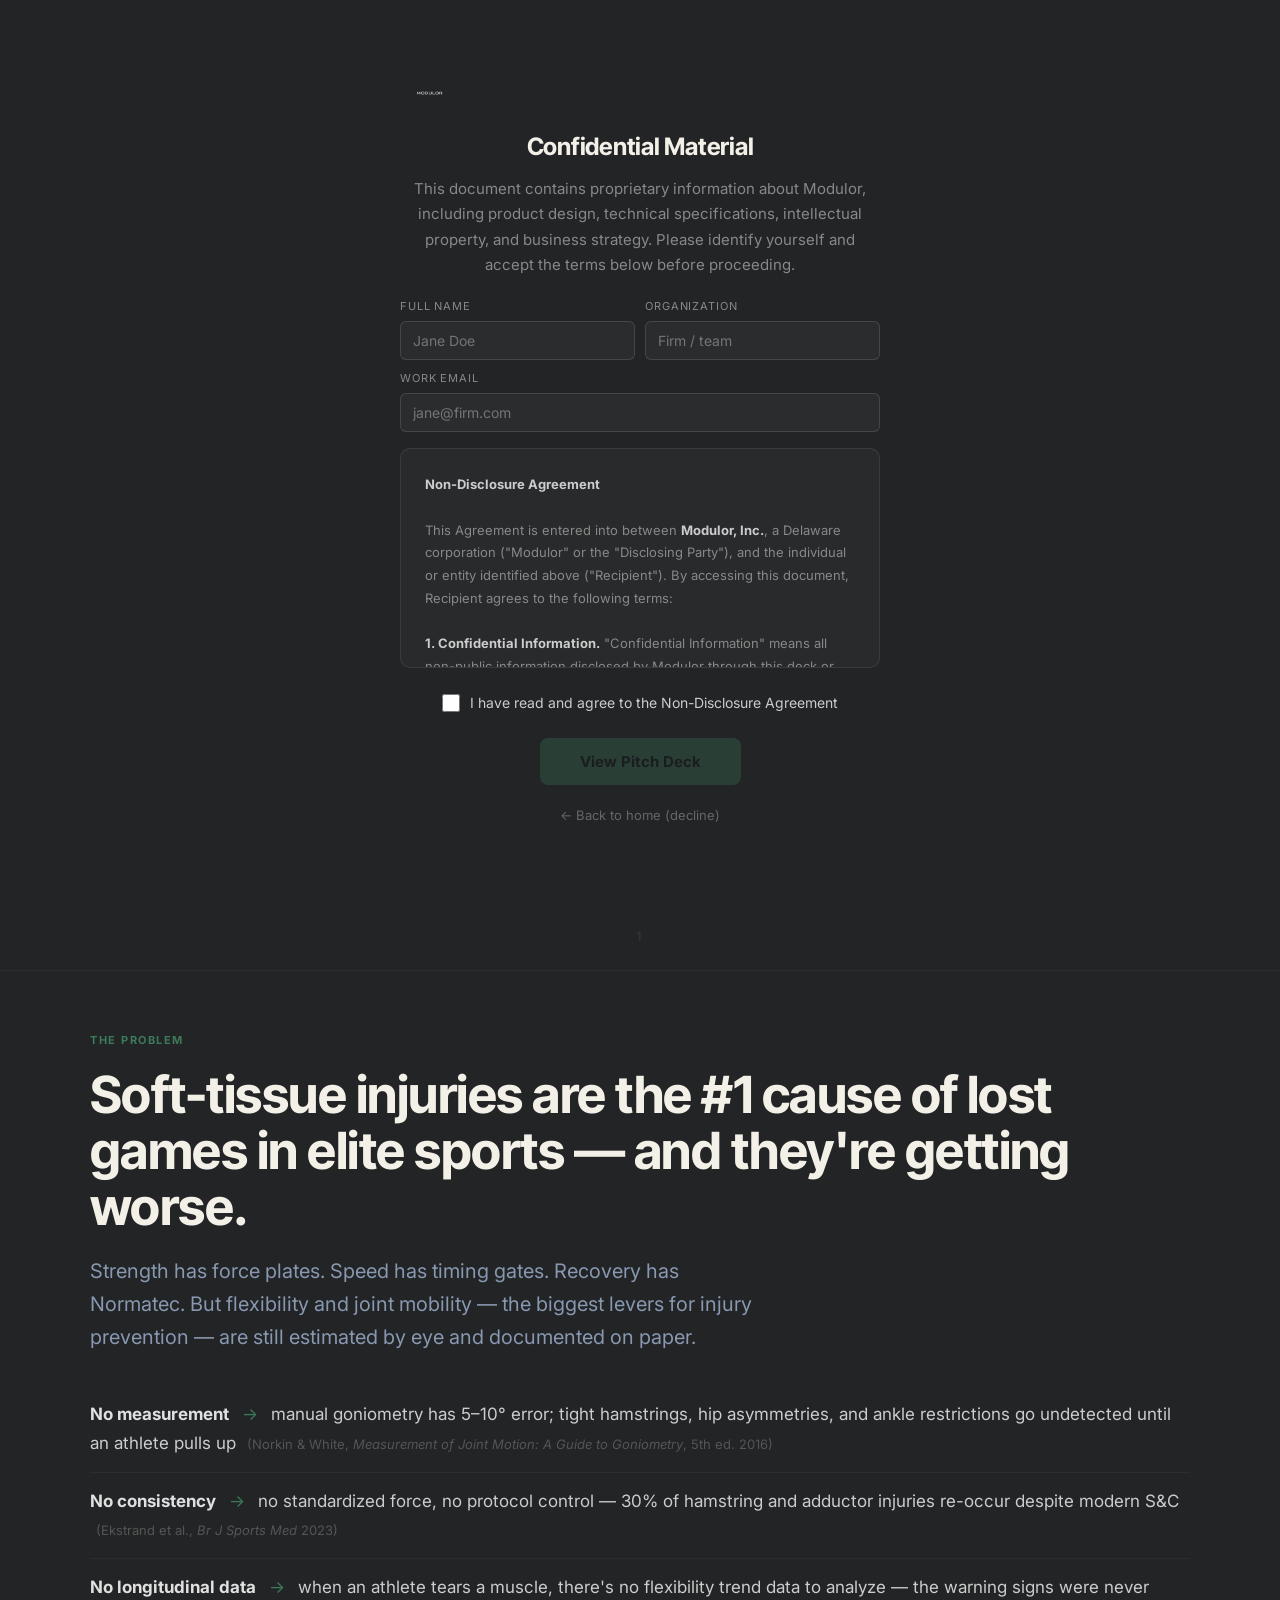
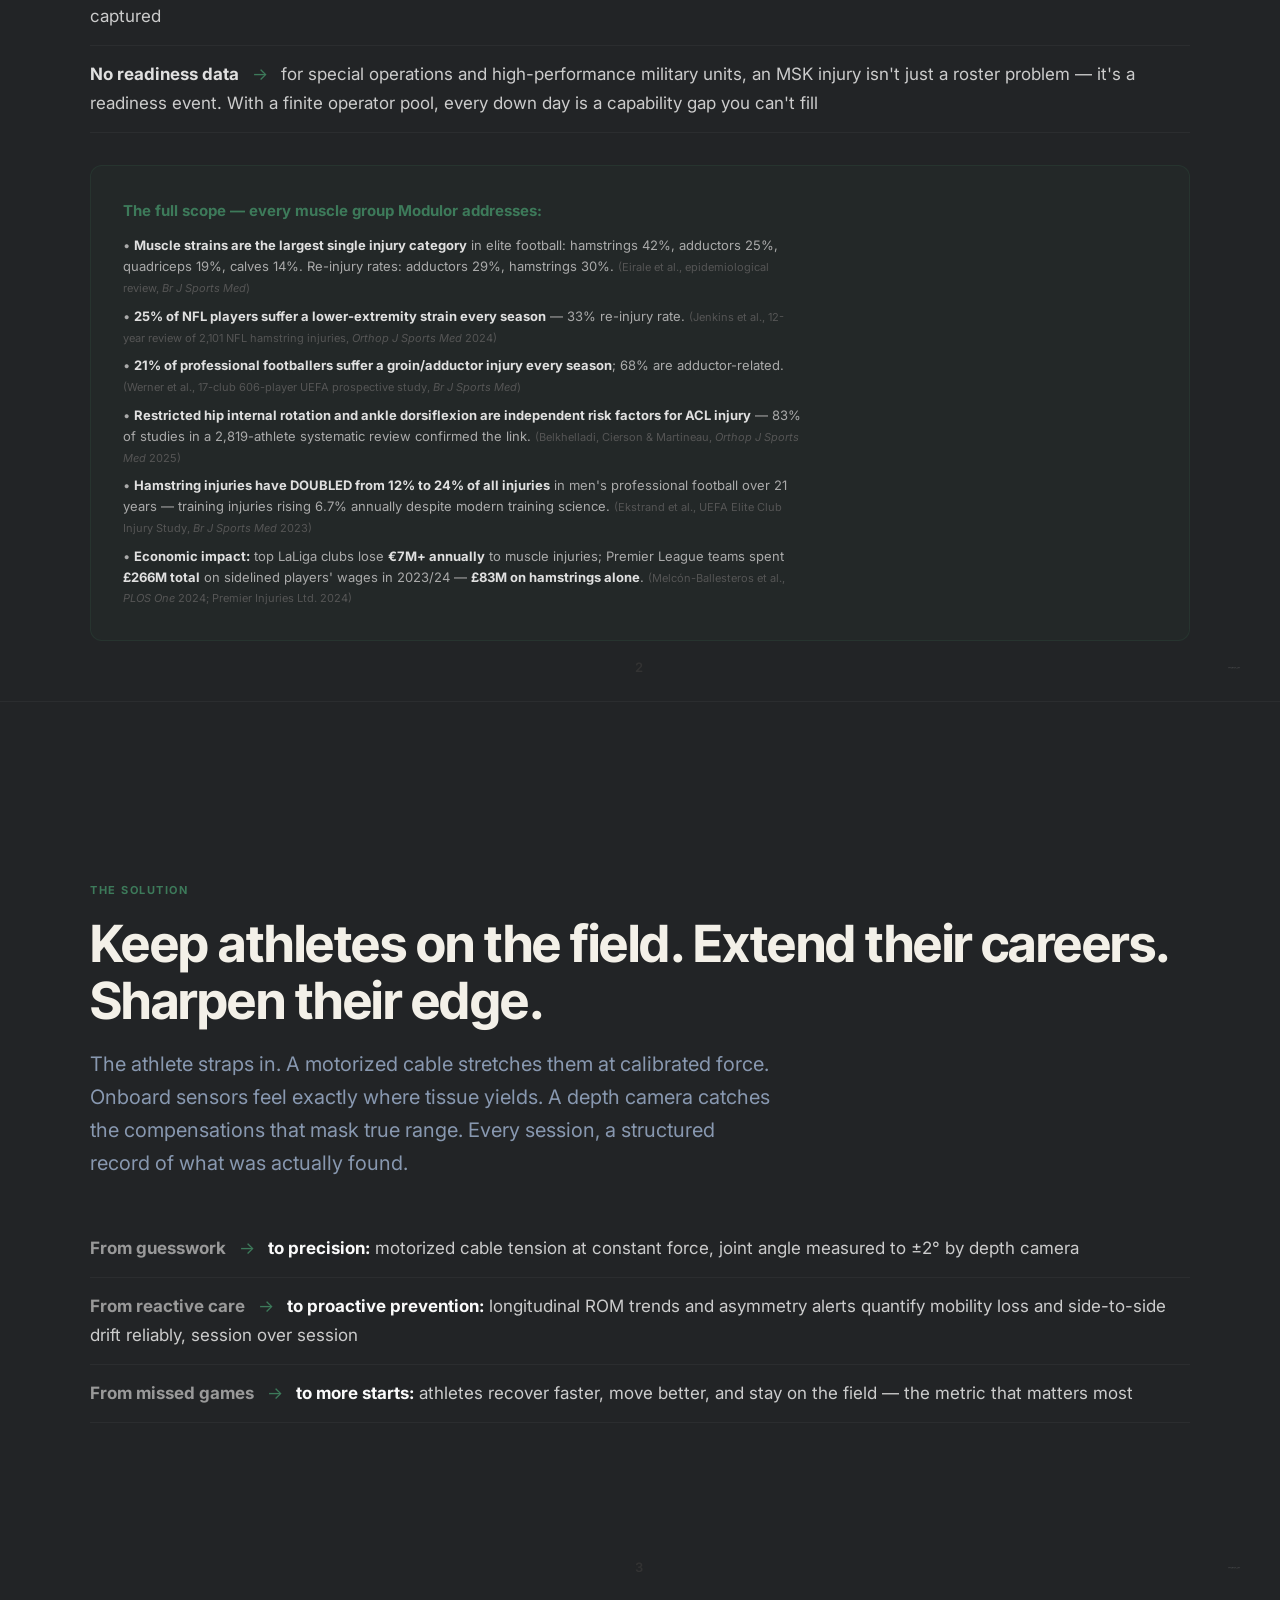
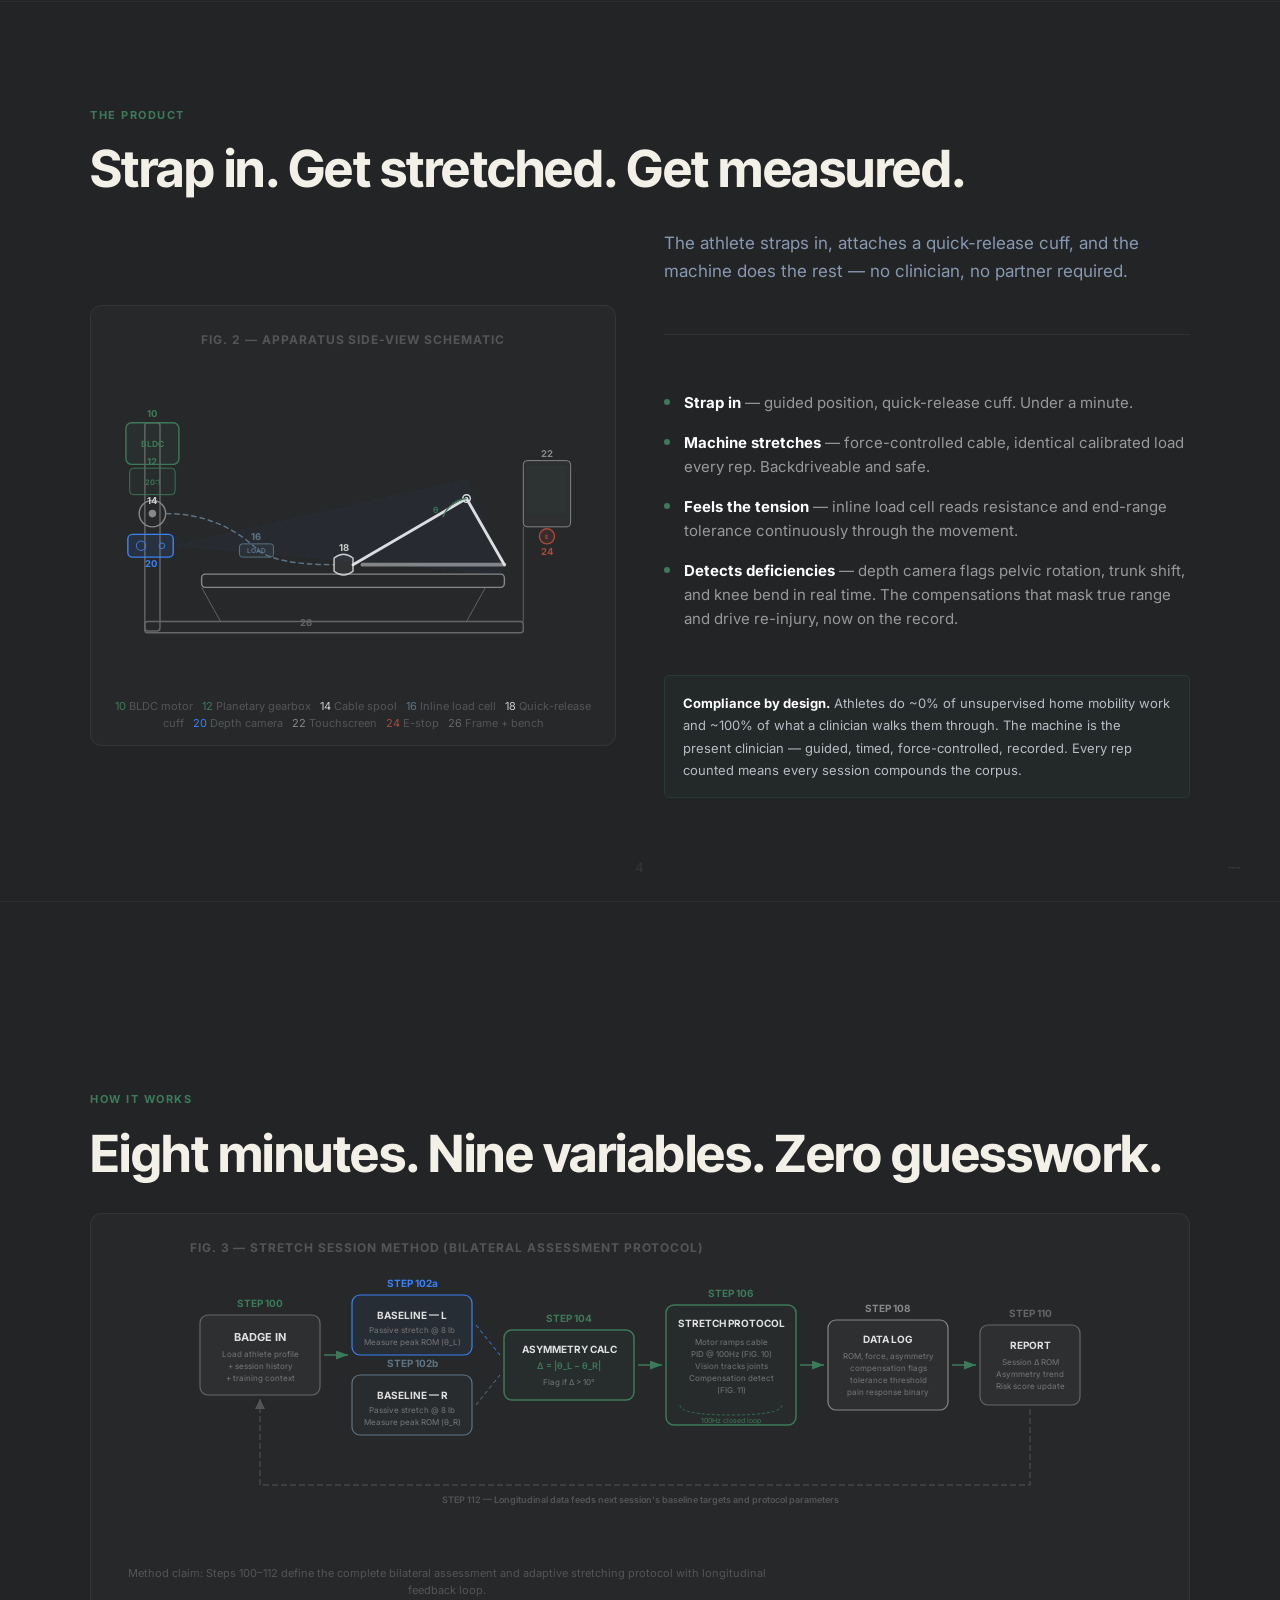
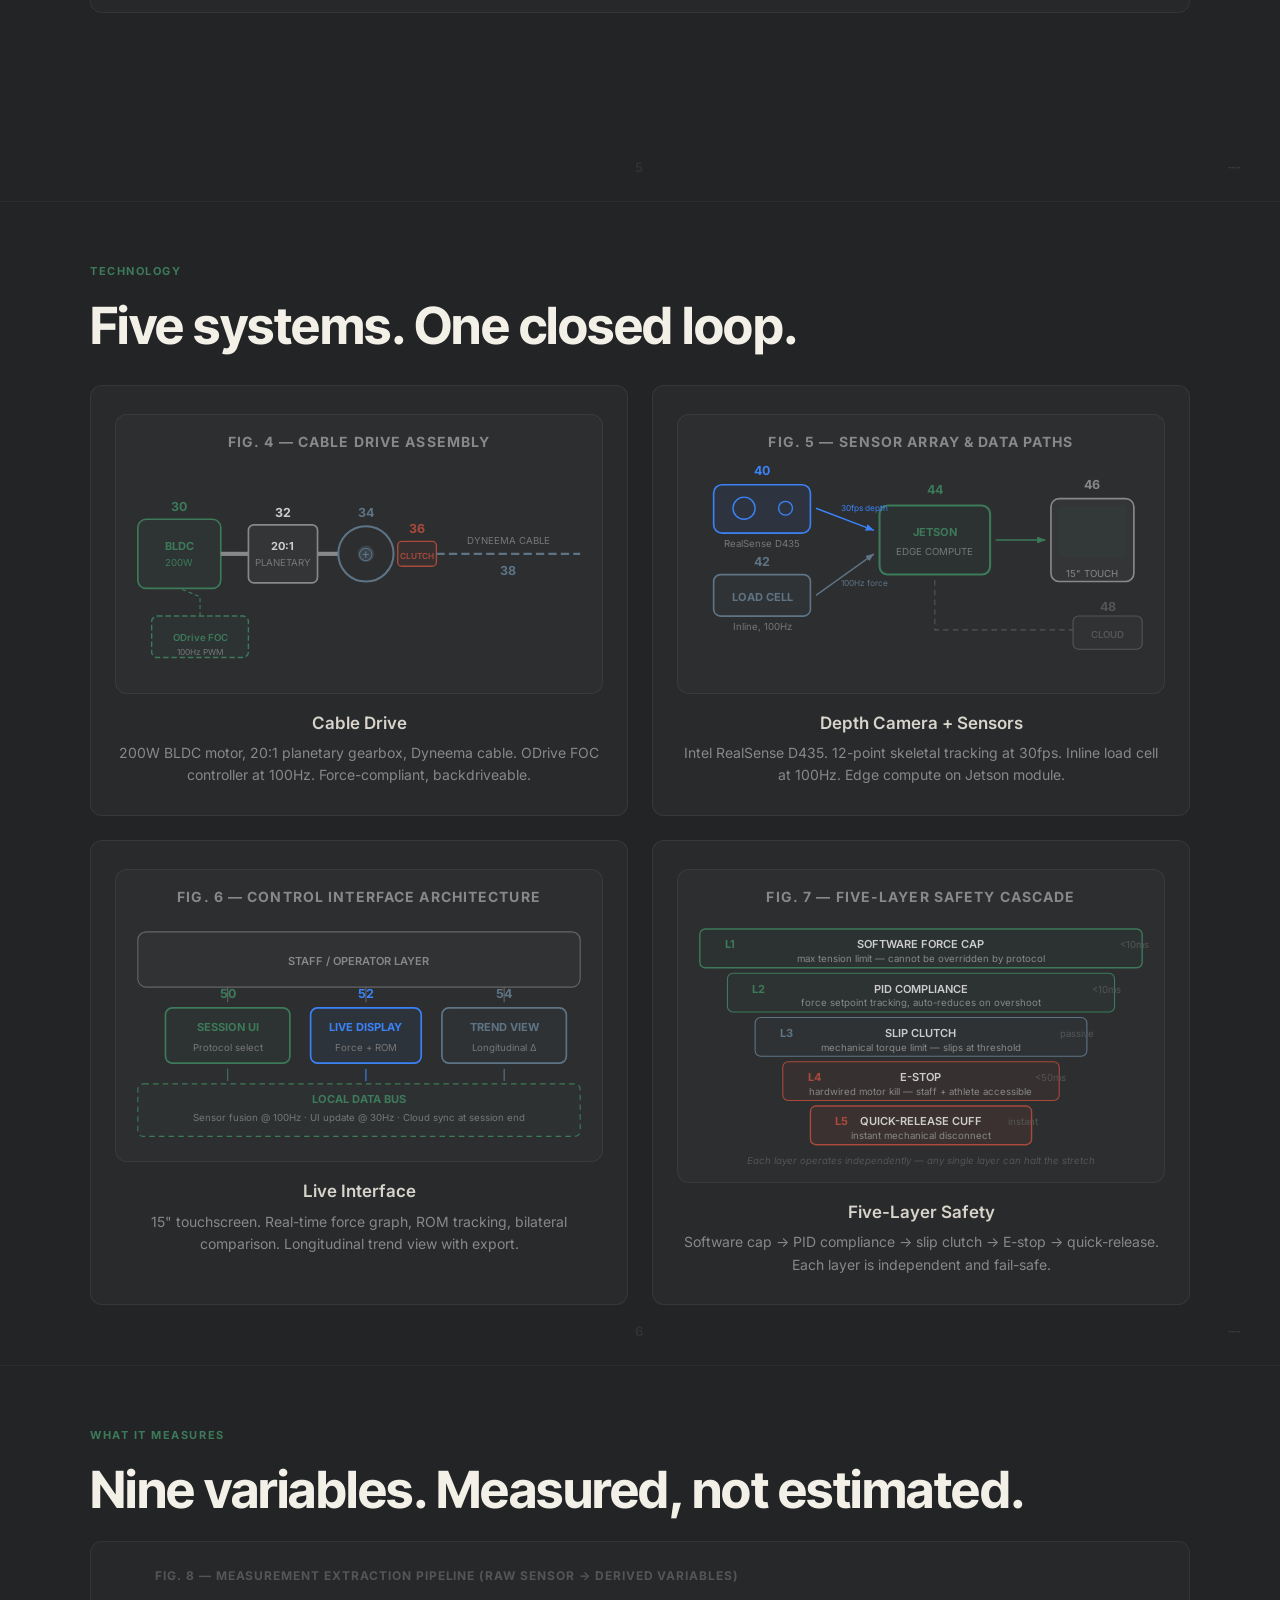
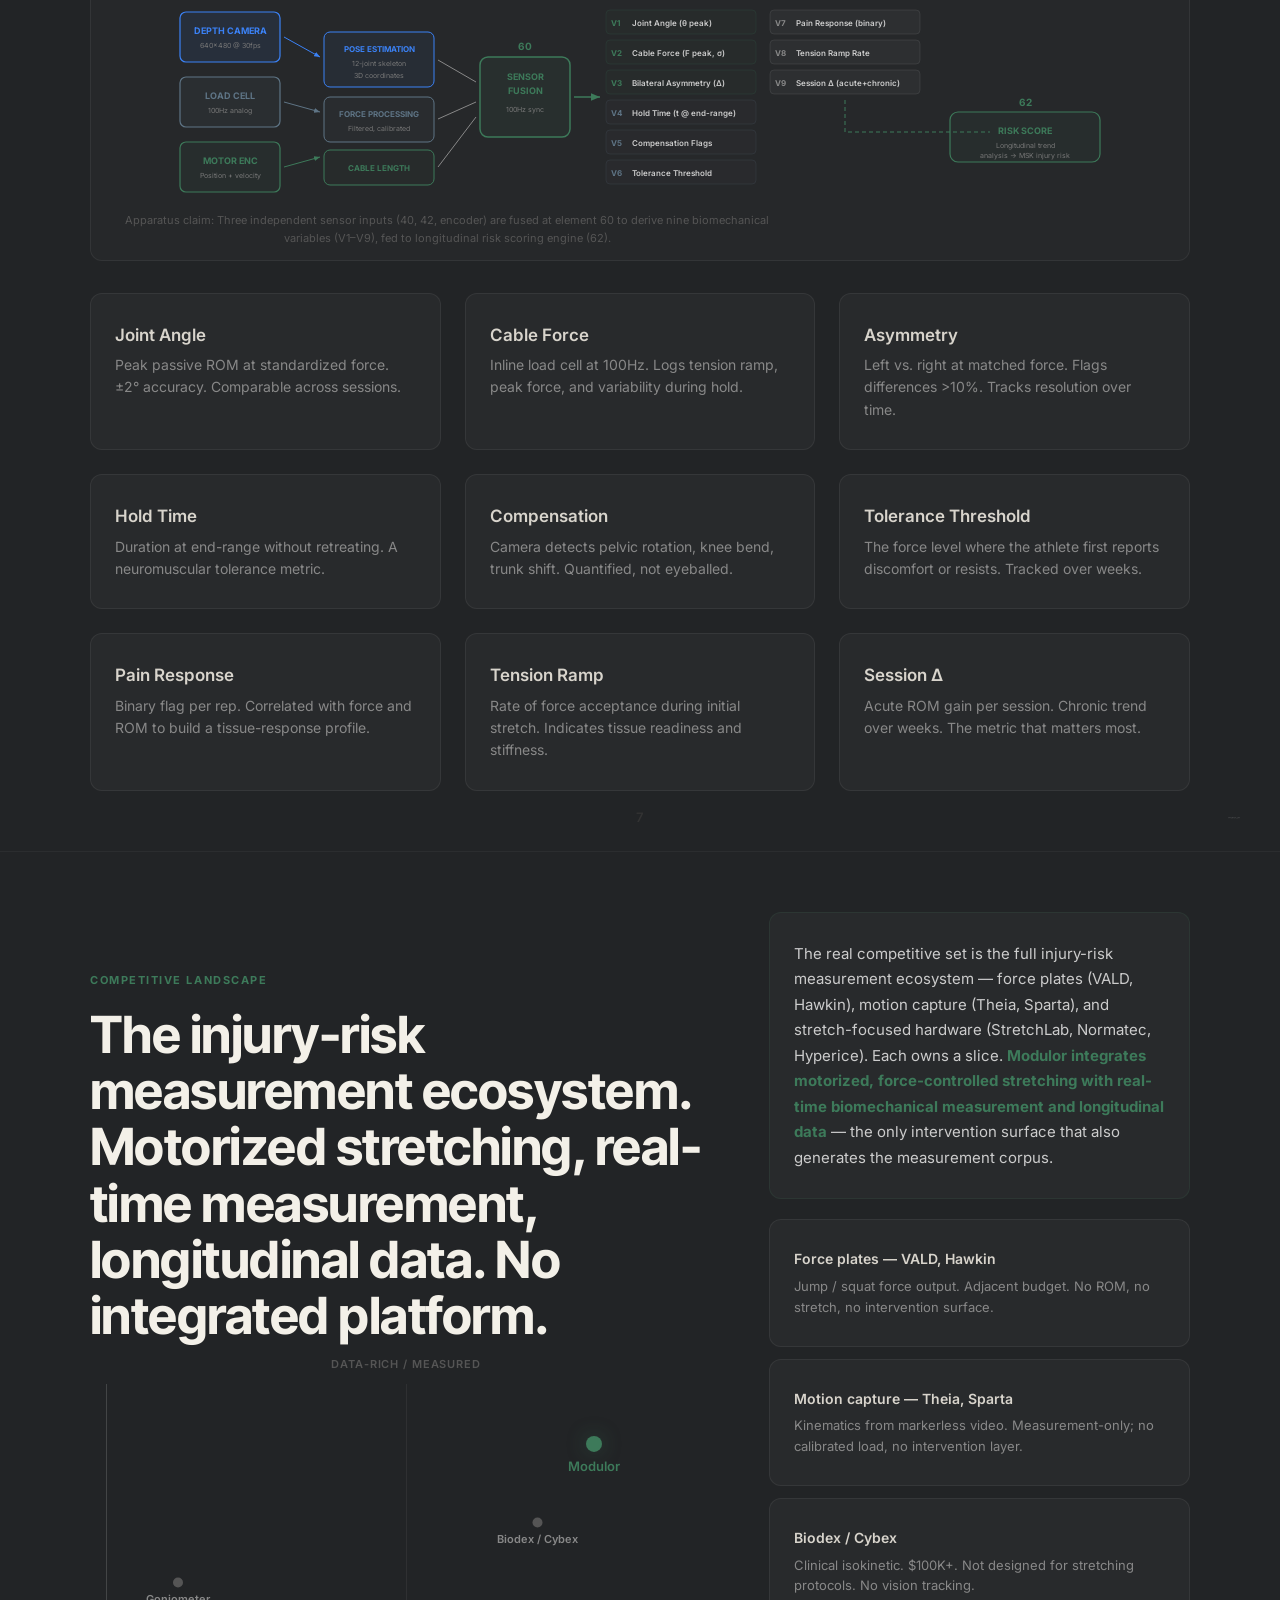
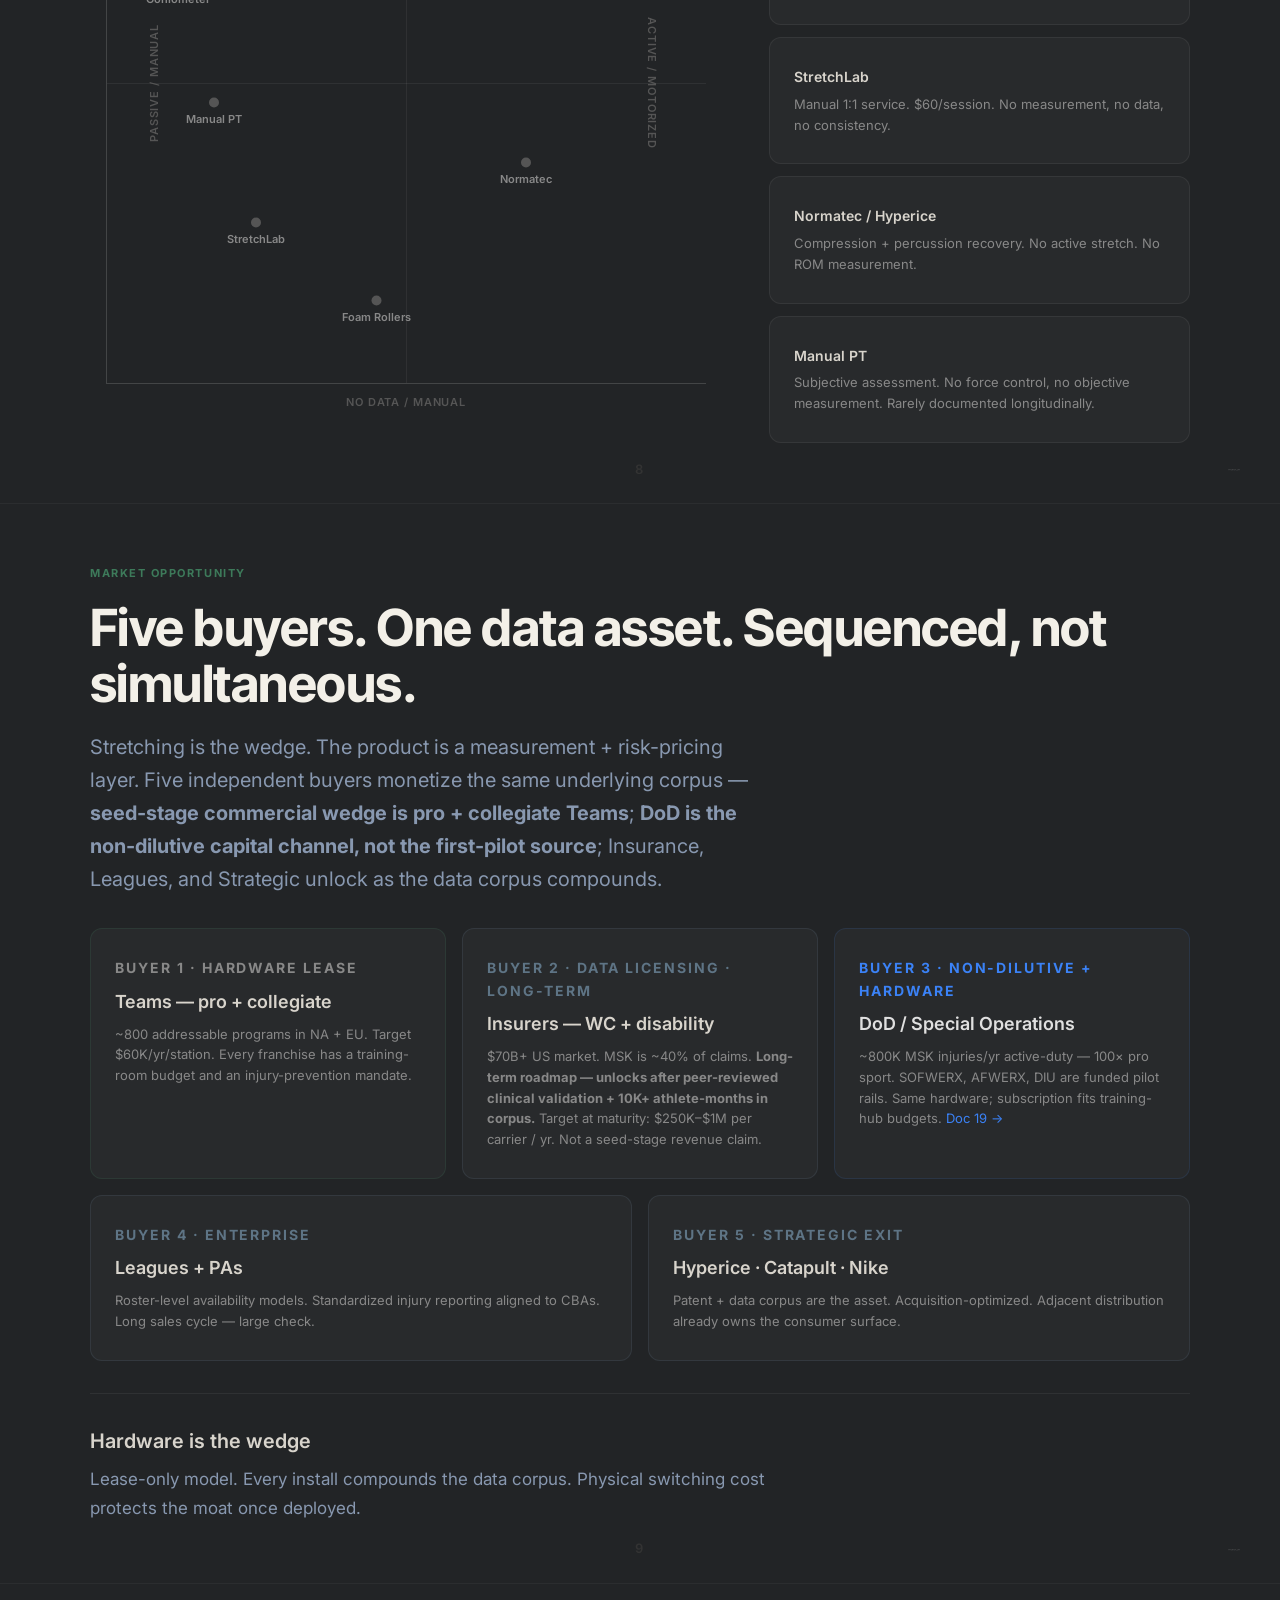
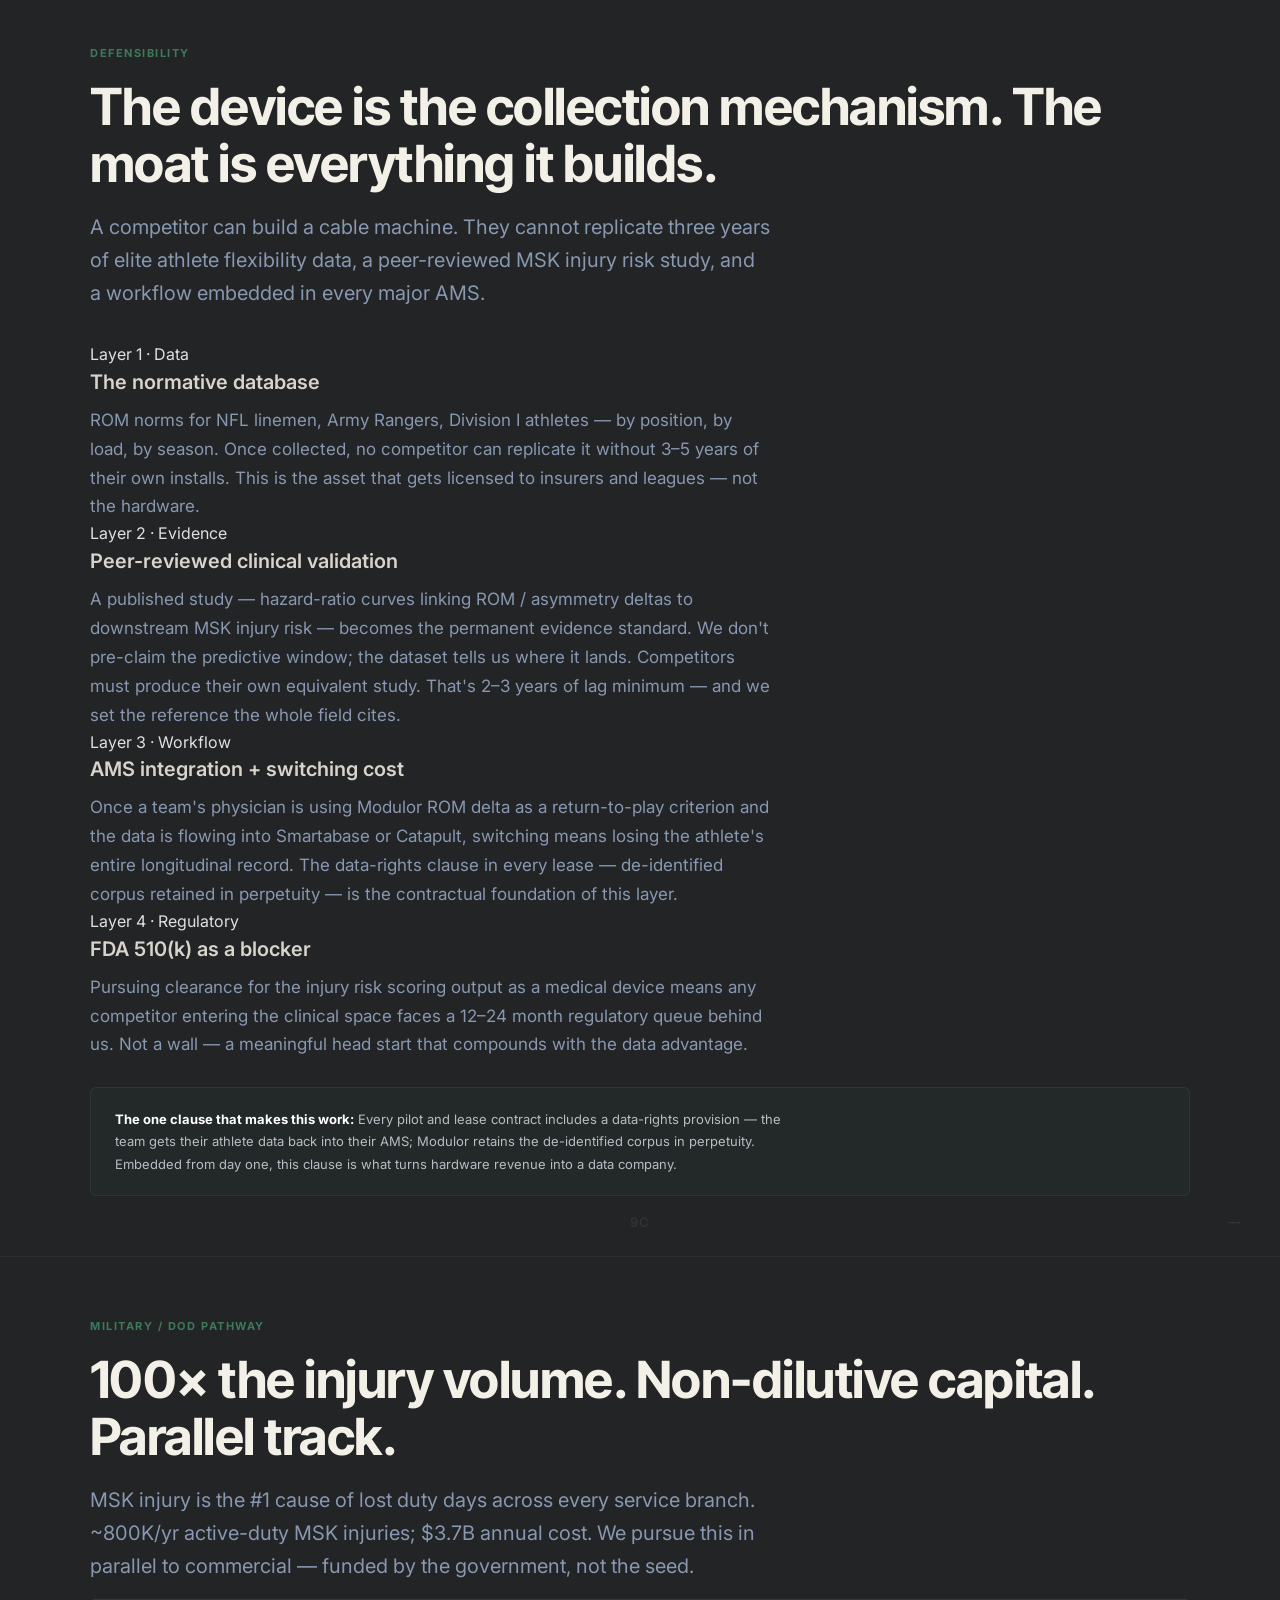
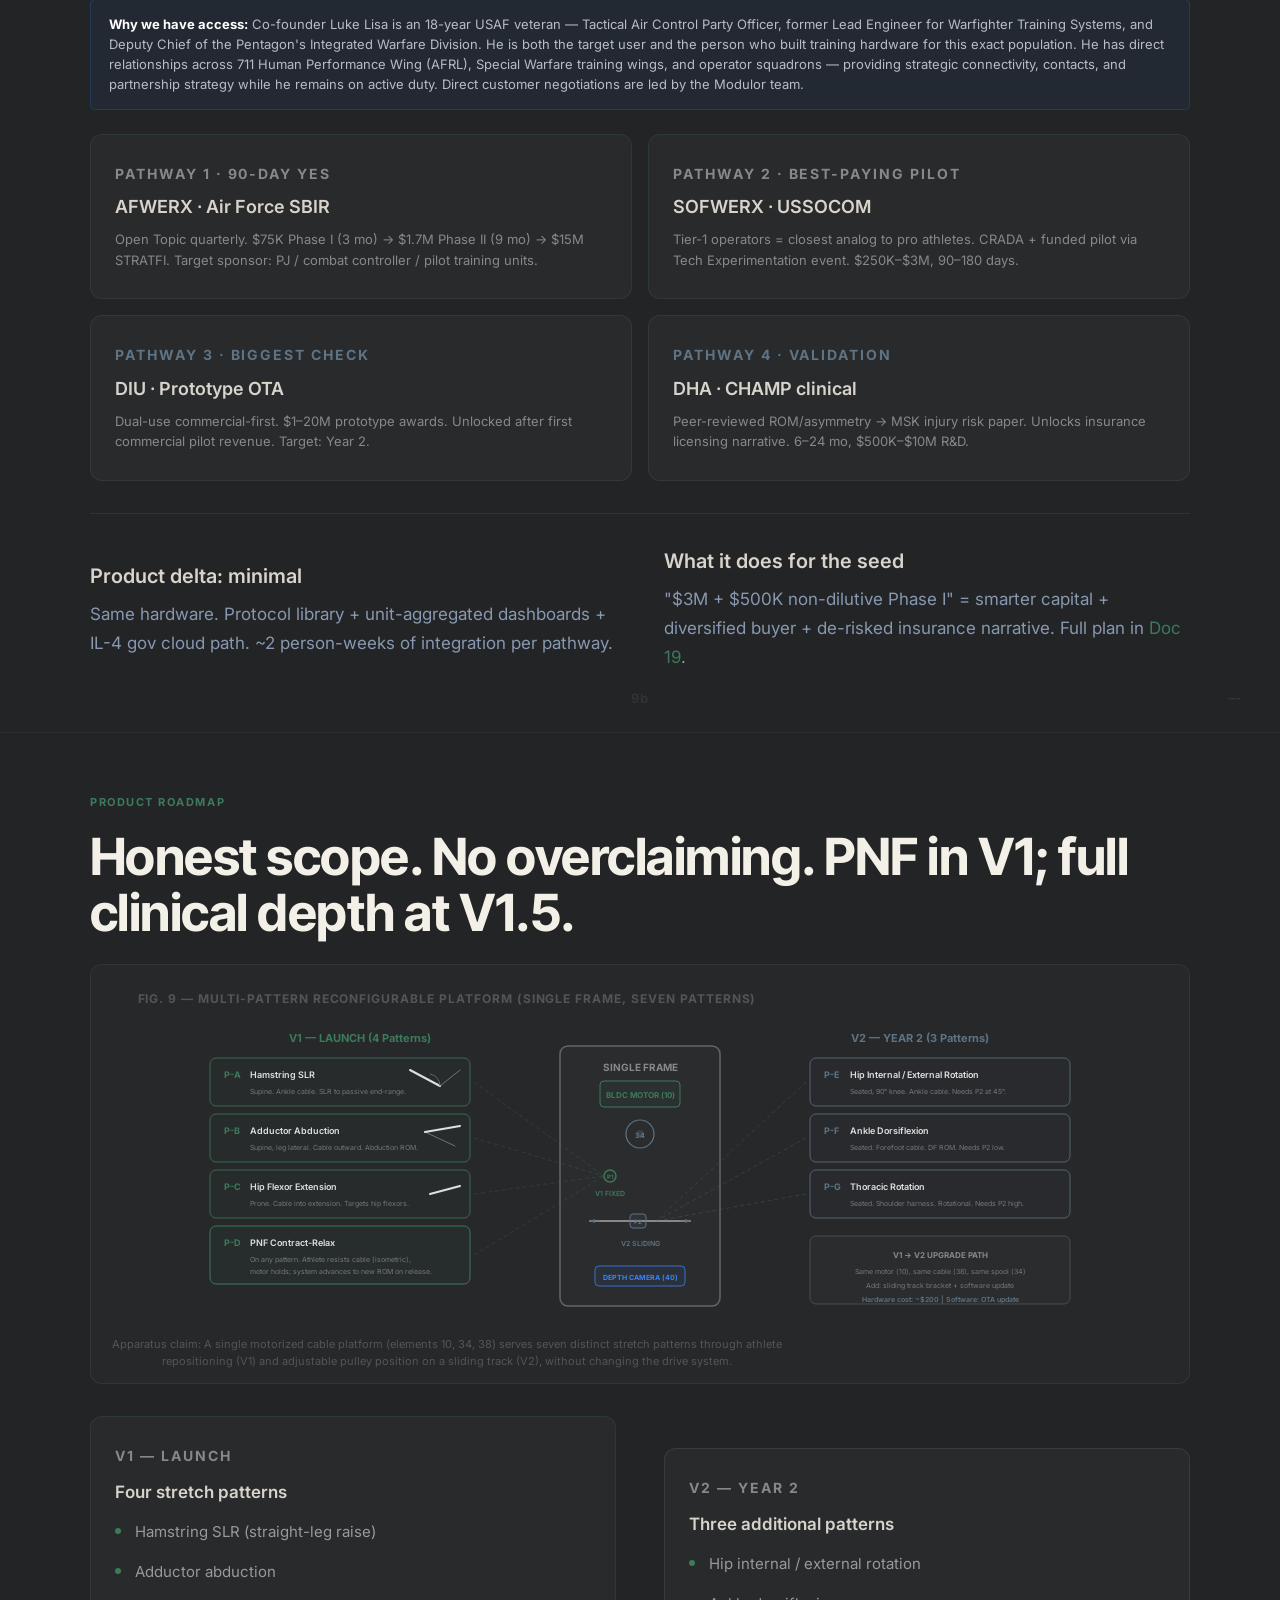
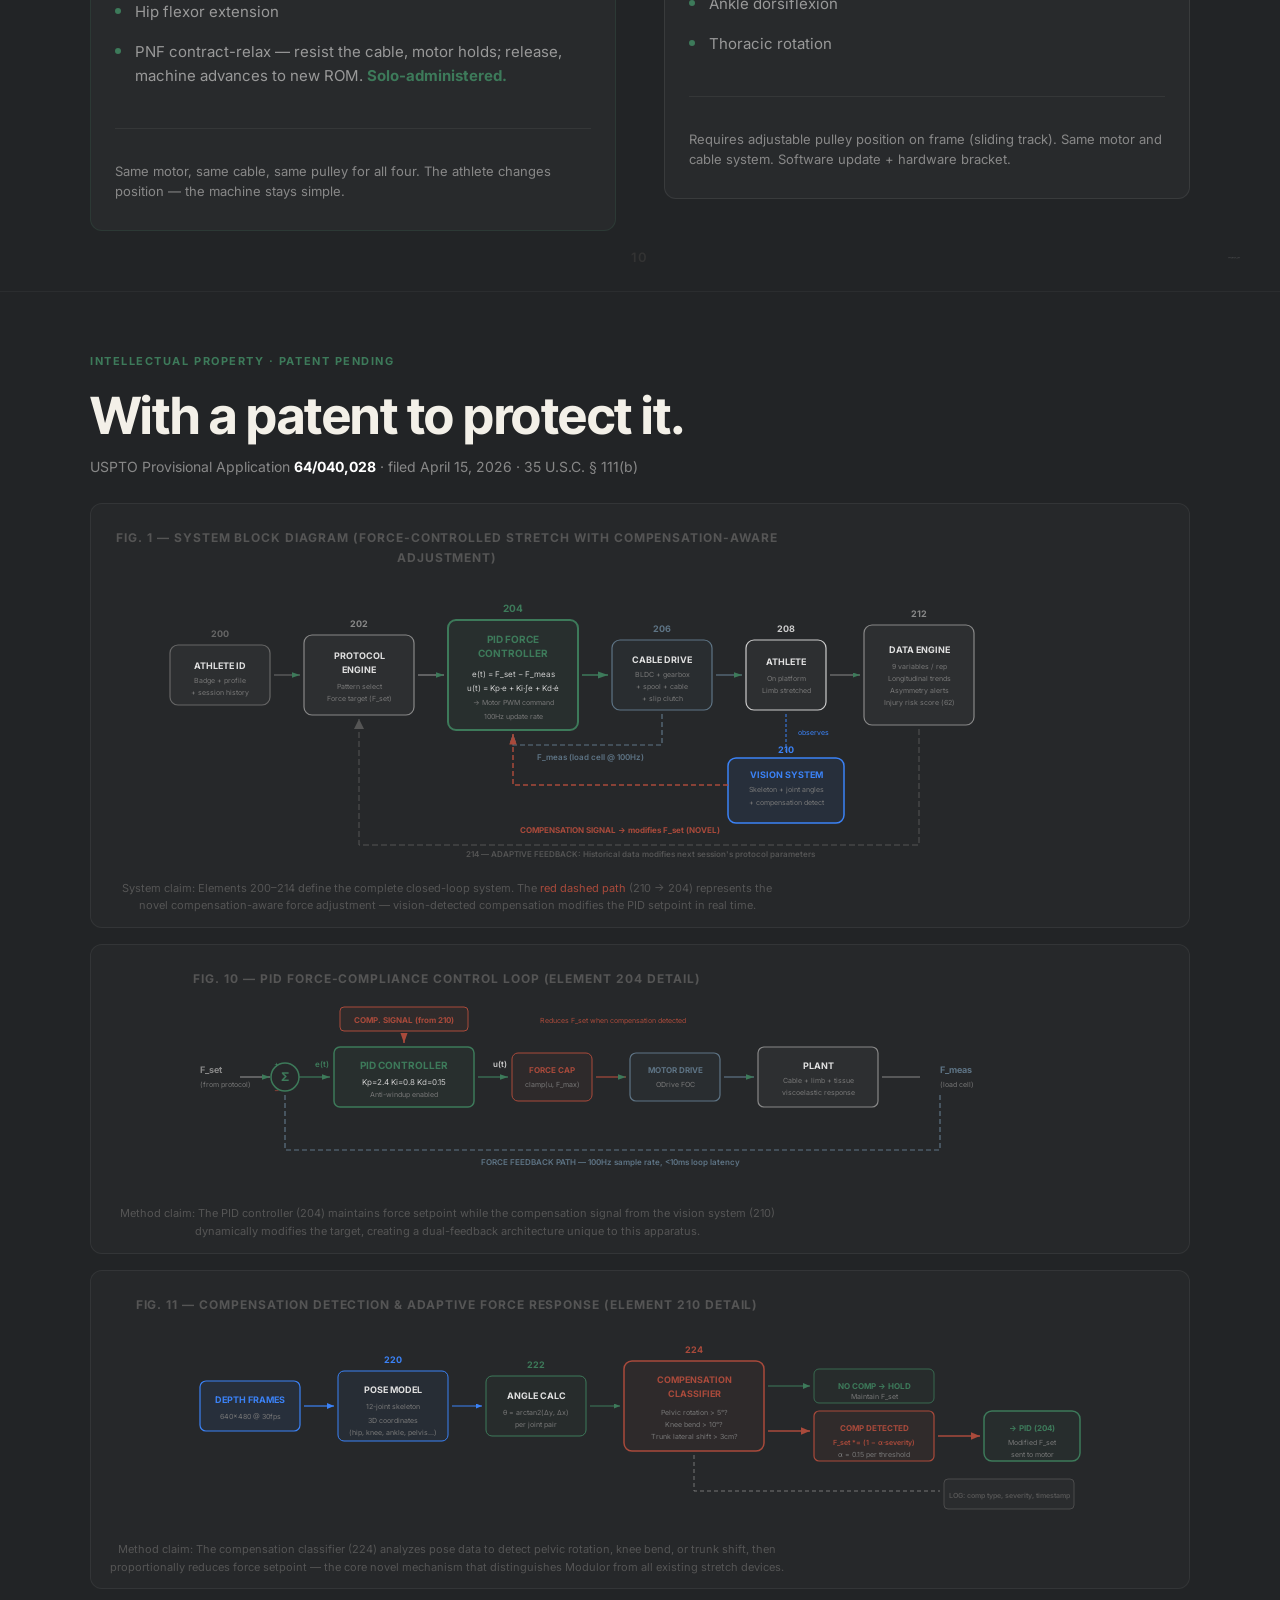
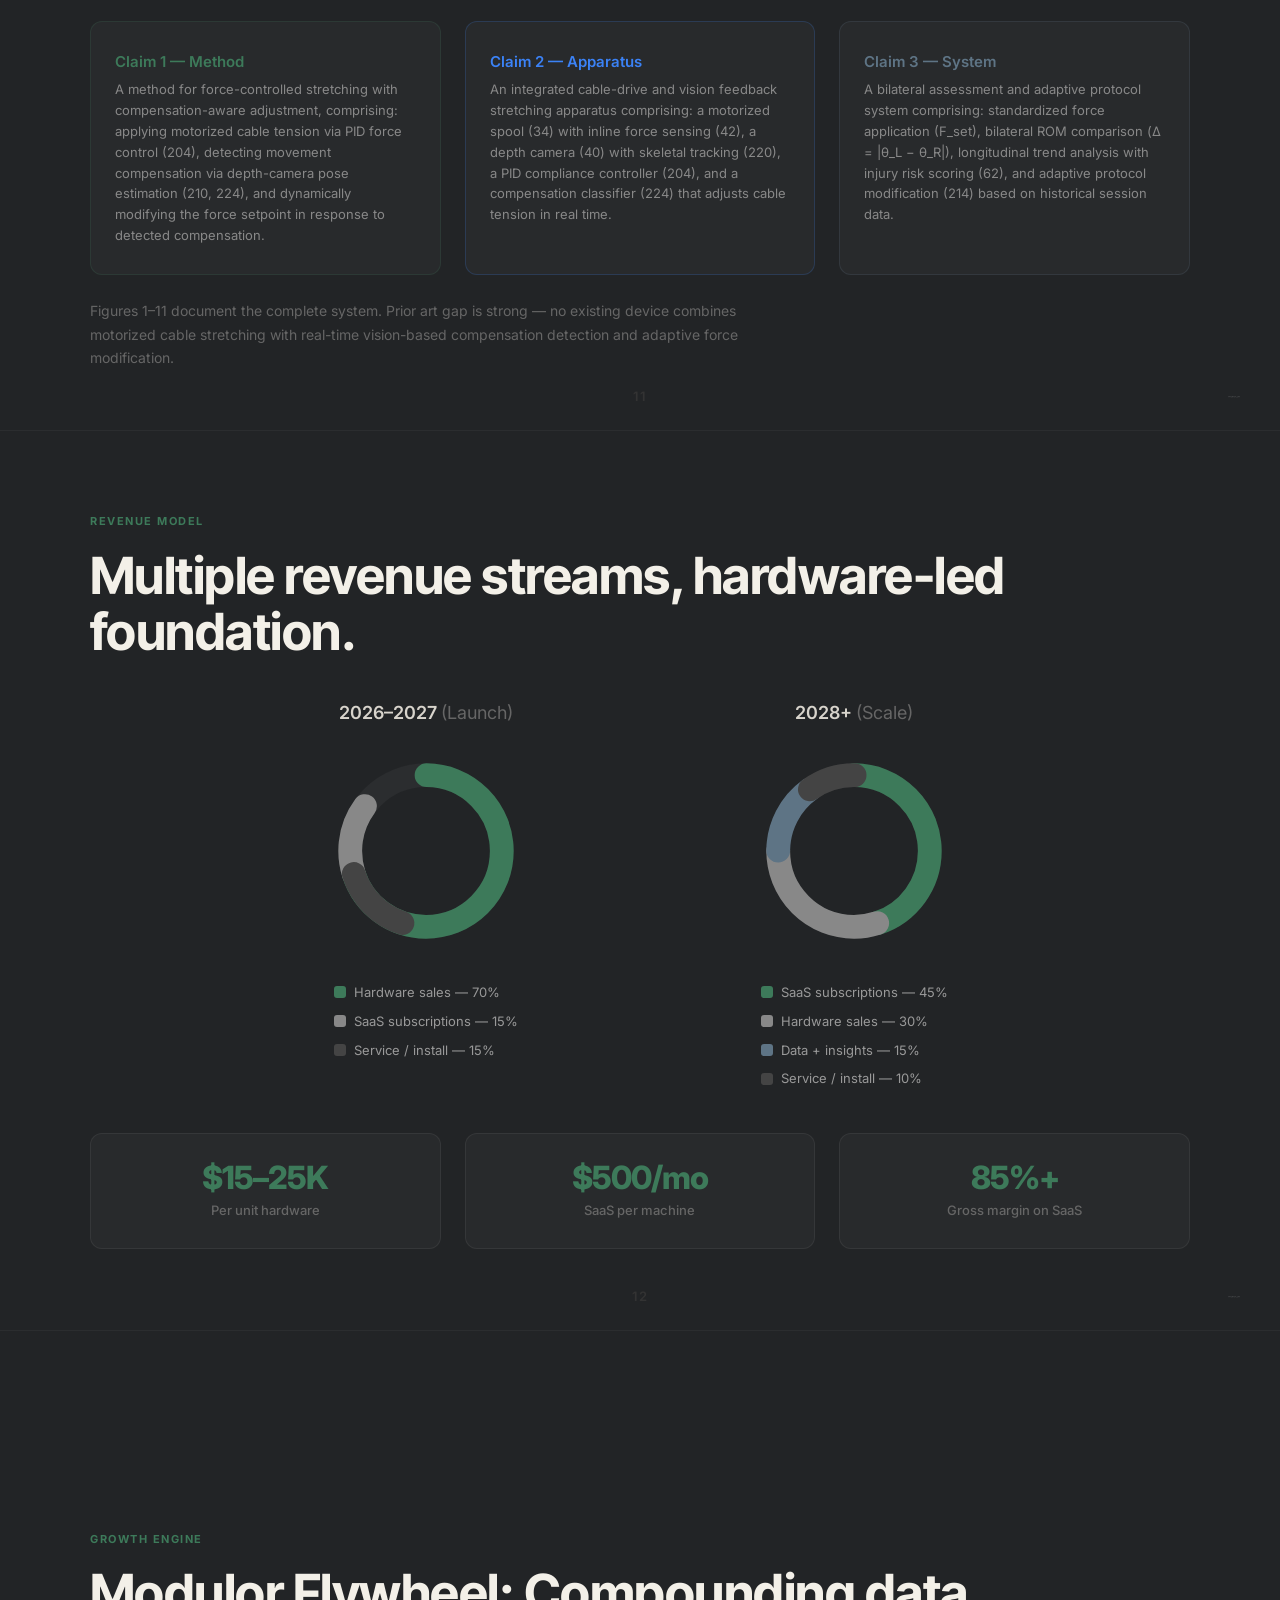
<file: pitch.html>
<!DOCTYPE html>
<html lang="en">
<head>
  <meta charset="UTF-8">
  <meta name="viewport" content="width=device-width, initial-scale=1.0">
  <link rel="icon" type="image/png" href="modulor-icon.png">
  <title>Modulor — Actuarial infrastructure for musculoskeletal injury risk</title>
  <link rel="stylesheet" href="ui.css">
  <link rel="preconnect" href="https://fonts.googleapis.com">
  <link href="https://fonts.googleapis.com/css2?family=Inter+Tight:ital,wght@0,400;0,500;0,600;0,700;0,800;1,400&family=Inter:wght@300;400;500;600;700&display=swap" rel="stylesheet">
  <style>
    * { margin: 0; padding: 0; box-sizing: border-box; }
    body { font-family: 'Inter', sans-serif; background: #222426; color: #e0e0e0; }

    /* Slide system */
    .slide {
      min-height: 100vh;
      display: flex;
      align-items: center;
      justify-content: center;
      padding: 60px 40px;
      position: relative;
      border-bottom: 1px solid rgba(255,255,255,0.04);
      scroll-margin-top: 64px;
    }
    /* First slide gets extra top padding for nav clearance */
    .slide:first-of-type {
      padding-top: 100px;
    }
    .slide-inner {
      max-width: 1100px;
      width: 100%;
    }
    .slide-num {
      position: absolute;
      bottom: 24px;
      left: 50%;
      transform: translateX(-50%);
      font-size: 13px;
      font-weight: 600;
      color: #333;
      letter-spacing: 0.08em;
    }
    .slide-tag {
      font-size: 11px;
      font-weight: 700;
      letter-spacing: 0.14em;
      text-transform: uppercase;
      color: #3D7A5A;
      margin-bottom: 16px;
    }
    h1 { font-family: 'Inter Tight', sans-serif; font-size: clamp(40px, 5vw, 72px); font-weight: 800; letter-spacing: -0.01em; line-height: 1.05; color: #F3F0E8; margin-bottom: 24px; }
    h2 { font-family: 'Inter Tight', sans-serif; font-size: clamp(30px, 4vw, 54px); font-weight: 700; letter-spacing: -0.01em; line-height: 1.1; color: #F3F0E8; margin-bottom: 20px; }
    h3 { font-size: 20px; font-weight: 600; color: #d8d4cc; margin-bottom: 8px; }
    p { font-size: 17px; line-height: 1.7; color: #8898b0; max-width: 680px; }
    p.large { font-size: 20px; line-height: 1.65; }
    .accent { color: #3D7A5A; }
    .warn { color: #5E7485; }
    .danger { color: #A94A3B; }

    /* Layout helpers */
    .split { display: grid; grid-template-columns: 1fr 1fr; gap: 48px; align-items: center; }
    .split-60 { display: grid; grid-template-columns: 3fr 2fr; gap: 48px; align-items: center; }
    .grid-3 { display: grid; grid-template-columns: repeat(3, 1fr); gap: 24px; }
    .grid-2 { display: grid; grid-template-columns: 1fr 1fr; gap: 24px; }
    .stack { display: flex; flex-direction: column; gap: 16px; }

    /* Cards */
    .card {
      background: rgba(255,255,255,0.03);
      border: 1px solid rgba(255,255,255,0.06);
      border-radius: 12px;
      padding: 28px 24px;
    }
    .card h3 { font-size: 17px; margin-bottom: 6px; }
    .card p { font-size: 14px; line-height: 1.6; color: #888; }

    /* Stats */
    .stat-big { font-size: 48px; font-weight: 800; color: #3D7A5A; letter-spacing: -0.03em; line-height: 1; }
    .stat-label { font-size: 13px; color: #666; margin-top: 6px; font-weight: 500; }

    /* Images */
    .img-wrap {
      border-radius: 12px;
      overflow: hidden;
      border: 1px solid rgba(255,255,255,0.06);
    }
    .img-wrap img { width: 100%; height: auto; display: block; }

    /* Table */
    table { width: 100%; border-collapse: collapse; font-size: 14px; }
    th { text-align: left; padding: 12px 16px; font-weight: 600; color: #888; font-size: 11px; letter-spacing: 0.08em; text-transform: uppercase; border-bottom: 1px solid rgba(255,255,255,0.08); }
    td { padding: 14px 16px; border-bottom: 1px solid rgba(255,255,255,0.04); color: #ccc; }
    td:first-child { font-weight: 600; color: #e0e0e0; }
    .check { color: #3D7A5A; font-weight: 700; }
    .x { color: #444; }

    /* Title slide logo */
    .title-logo { display: block; margin: 0 auto 32px; height: clamp(40px, 9vw, 72px); width: auto; max-width: 88%; filter: invert(1); }

    /* Team slide layout */
    .team-grid { display: grid; grid-template-columns: repeat(3, 1fr); gap: 18px; align-items: start; margin-top: 24px; }
    .team-person { display: flex; gap: 16px; align-items: flex-start; padding: 20px; }
    .team-photo { width: 72px; height: 72px; border-radius: 4px; object-fit: cover; object-position: top; flex-shrink: 0; }

    /* Divider */
    .divider { height: 1px; background: rgba(255,255,255,0.06); margin: 32px 0; }

    /* Bullet list */
    ul { list-style: none; padding: 0; }
    ul li { font-size: 15px; color: #999; padding: 8px 0; padding-left: 20px; position: relative; line-height: 1.6; }
    ul li::before { content: ''; width: 6px; height: 6px; border-radius: 50%; background: #3D7A5A; position: absolute; left: 0; top: 16px; }

    /* Arrow-style problem/solution bullets */
    .arrow-list { list-style: none; padding: 0; margin-top: 32px; }
    .arrow-list li {
      font-size: 17px; color: #ccc; padding: 14px 0;
      border-bottom: 1px solid rgba(255,255,255,0.04);
      line-height: 1.7; position: relative; padding-left: 0;
    }
    .arrow-list li::before { display: none; }
    .arrow-list .arrow-label { font-weight: 700; color: #e0e0e0; }
    .arrow-list .arrow { color: #3D7A5A; margin: 0 8px; font-weight: 400; }
    .arrow-list .arrow-cite { font-size: 13px; color: #555; margin-left: 6px; }
    .arrow-list .transform-from { font-weight: 700; color: #999; }
    .arrow-list .transform-to { font-weight: 700; color: #fafafa; }

    /* 2x2 Quadrant chart */
    .quadrant-wrap {
      position: relative;
      width: 100%;
      max-width: 600px;
      aspect-ratio: 1;
      margin: 0 auto;
    }
    .quadrant-grid {
      position: relative;
      width: 100%;
      height: 100%;
      border-left: 1px solid rgba(255,255,255,0.15);
      border-bottom: 1px solid rgba(255,255,255,0.15);
    }
    .quadrant-grid::before {
      content: '';
      position: absolute;
      top: 50%; left: 0; right: 0;
      height: 1px;
      background: rgba(255,255,255,0.06);
    }
    .quadrant-grid::after {
      content: '';
      position: absolute;
      left: 50%; top: 0; bottom: 0;
      width: 1px;
      background: rgba(255,255,255,0.06);
    }
    .q-label {
      position: absolute;
      font-size: 11px;
      font-weight: 600;
      letter-spacing: 0.08em;
      text-transform: uppercase;
      color: #555;
    }
    .q-label-top { top: -28px; left: 50%; transform: translateX(-50%); }
    .q-label-bottom { bottom: -28px; left: 50%; transform: translateX(-50%); }
    .q-label-left { left: -12px; top: 50%; transform: translateY(-50%) rotate(-90deg); transform-origin: center; white-space: nowrap; }
    .q-label-right { right: -12px; top: 50%; transform: translateY(-50%) rotate(90deg); transform-origin: center; white-space: nowrap; }
    .q-axis-mobile { display: none; }
    .q-dot {
      position: absolute;
      transform: translate(-50%, -50%);
      text-align: center;
      z-index: 2;
    }
    .q-dot-circle {
      width: 10px; height: 10px;
      border-radius: 50%;
      background: #555;
      margin: 0 auto 4px;
    }
    .q-dot-circle.accent { background: #3D7A5A; width: 16px; height: 16px; box-shadow: 0 0 20px rgba(61,122,90,0.4); }
    .q-dot-name {
      font-size: 11px;
      font-weight: 600;
      color: #888;
      white-space: nowrap;
    }
    .q-dot-name.accent { color: #3D7A5A; font-size: 13px; }

    /* Revenue donut charts */
    .donut-wrap { display: flex; gap: 48px; justify-content: center; align-items: flex-start; flex-wrap: wrap; margin-top: 40px; }
    .donut-col { text-align: center; flex: 1; min-width: 260px; max-width: 380px; }
    .donut-col h3 { font-size: 18px; margin-bottom: 24px; }
    .donut-svg { width: 200px; height: 200px; margin: 0 auto 20px; }
    .donut-legend { list-style: none; padding: 0; text-align: left; display: inline-block; }
    .donut-legend li { font-size: 13px; color: #999; padding: 4px 0; display: flex; align-items: center; gap: 8px; }
    .donut-legend li::before { display: none; }
    .donut-legend .swatch { width: 12px; height: 12px; border-radius: 3px; flex-shrink: 0; }

    /* Flow diagram */
    .flow-diagram {
      display: flex;
      align-items: center;
      justify-content: center;
      gap: 0;
      flex-wrap: wrap;
      margin-top: 32px;
      padding: 32px 16px;
      background: rgba(255,255,255,0.02);
      border: 1px solid rgba(255,255,255,0.06);
      border-radius: 12px;
    }
    .flow-node {
      background: rgba(255,255,255,0.04);
      border: 1px solid rgba(255,255,255,0.1);
      border-radius: 8px;
      padding: 16px 14px;
      text-align: center;
      min-width: 130px;
      max-width: 150px;
    }
    .flow-node h4 { font-size: 12px; font-weight: 700; color: #fafafa; margin-bottom: 4px; text-transform: uppercase; letter-spacing: 0.06em; }
    .flow-node p { font-size: 11px; color: #777; line-height: 1.5; max-width: 100%; }
    .flow-node.highlight { border-color: rgba(61,122,90,0.3); background: rgba(61,122,90,0.04); }
    .flow-node.highlight h4 { color: #3D7A5A; }
    .flow-arrow {
      font-size: 20px;
      color: #333;
      padding: 0 6px;
      flex-shrink: 0;
    }
    .flow-return {
      width: 80%;
      margin: 12px auto 0;
      text-align: center;
      font-size: 12px;
      color: #444;
      border-top: 1px dashed rgba(255,255,255,0.08);
      padding-top: 12px;
    }

    /* Flywheel */
    .flywheel-layout { display: grid; grid-template-columns: 1fr 1fr; gap: 48px; align-items: center; margin-top: 40px; }
    .flywheel-wrap { position: relative; width: 100%; max-width: 360px; margin: 0 auto; }
    .flywheel-svg { width: 100%; height: auto; }
    .flywheel-chains { display: flex; flex-direction: column; gap: 16px; }
    .flywheel-chain {
      font-size: 15px; color: #ccc; line-height: 1.7;
    }
    .flywheel-chain strong { color: #e0e0e0; }
    .flywheel-chain .arrow { color: #3D7A5A; margin: 0 4px; }
    .flywheel-booster {
      margin-top: 8px; padding-top: 16px;
      border-top: 1px solid rgba(255,255,255,0.06);
      font-size: 15px; color: #ccc;
    }
    .flywheel-booster strong { color: #5E7485; }

    /* Bar chart */
    .bar-chart-wrap { display: flex; align-items: flex-end; gap: 24px; justify-content: center; min-height: 220px; margin-top: 20px; padding-top: 28px; }
    .bar-group { display: flex; flex-direction: column; align-items: center; gap: 6px; flex: 1; max-width: 80px; }
    .bar-stack { width: 100%; display: flex; flex-direction: column; justify-content: flex-end; height: 200px; }
    .bar-seg {
      width: 100%;
      border-radius: 3px 3px 0 0;
      min-height: 2px;
    }
    .bar-seg + .bar-seg { border-radius: 0; }
    .bar-seg:last-child { border-radius: 0 0 3px 3px; }
    .bar-seg:first-child { border-radius: 3px 3px 0 0; }
    .bar-label { font-size: 12px; color: #888; font-weight: 600; }
    .bar-value { font-size: 11px; color: #ccc; font-weight: 700; }
    .bar-chart-axis {
      display: flex; justify-content: center; gap: 24px;
      margin-top: 12px;
    }
    .bar-chart-legend {
      display: flex; gap: 20px; justify-content: center; margin-top: 16px;
    }
    .bar-chart-legend span { font-size: 12px; color: #888; display: flex; align-items: center; gap: 6px; }
    .bar-chart-legend .swatch { width: 12px; height: 12px; border-radius: 3px; }

    /* Capital allocation pie (reuse donut styles) */
    .capital-layout { display: grid; grid-template-columns: 1fr 1fr; gap: 48px; align-items: center; margin-top: 32px; }
    .capital-summary {
      font-size: 16px; font-style: italic; color: #999; text-align: center;
      margin-top: 32px; max-width: 800px; margin-left: auto; margin-right: auto; line-height: 1.7;
    }

    /* Capital allocation detail */
    .capital-detail { margin-top: 32px; }
    .capital-category { margin-bottom: 2px; }
    .capital-category-header {
      display: flex; justify-content: space-between; align-items: center;
      padding: 12px 16px;
      background: rgba(255,255,255,0.03);
      border: 1px solid rgba(255,255,255,0.06);
      border-radius: 8px;
    }
    .capital-category-header h3 { font-size: 14px; margin: 0; }
    .capital-category-header .cat-amount { font-size: 14px; font-weight: 700; color: #3D7A5A; }
    .capital-category-header .cat-pct { font-size: 12px; color: #666; margin-left: 6px; }
    .capital-line {
      display: flex; justify-content: space-between; align-items: baseline;
      padding: 5px 16px;
      font-size: 12px;
    }
    .capital-line .line-desc { color: #777; }
    .capital-line .line-cost { color: #aaa; font-weight: 600; white-space: nowrap; margin-left: 12px; }
    .capital-total {
      display: flex; justify-content: space-between; align-items: center;
      padding: 16px;
      margin-top: 8px;
      background: rgba(61,122,90,0.06);
      border: 1px solid rgba(61,122,90,0.15);
      border-radius: 8px;
      font-size: 17px; font-weight: 700; color: #fafafa;
    }
    .capital-total .total-amount { color: #3D7A5A; font-size: 20px; }

    /* Patent figure diagrams */
    .patent-fig {
      background: rgba(255,255,255,0.02);
      border: 1px solid rgba(255,255,255,0.06);
      border-radius: 12px;
      padding: 24px 16px 12px;
      margin-top: 24px;
    }
    .patent-fig svg { width: 100%; height: auto; display: block; }
    .fig-title {
      font-size: 12px; font-weight: 700; letter-spacing: 0.08em;
      text-transform: uppercase; color: #555; text-align: center;
      margin-bottom: 16px;
    }
    .fig-caption {
      font-size: 11px; color: #555; text-align: center; margin-top: 10px; line-height: 1.6;
    }

    /* Slide logo watermark — wordmark on dark slide */
    .slide-logo {
      position: absolute;
      bottom: 24px;
      right: 32px;
      height: 18px;
      width: auto;
      opacity: 0.30;
      filter: invert(1);
      mix-blend-mode: screen;
    }

    /* CTA */
    .cta-box {
      background: rgba(61,122,90,0.06);
      border: 1px solid rgba(61,122,90,0.15);
      border-radius: 12px;
      padding: 32px;
      text-align: center;
      margin-top: 32px;
    }
    .cta-box h3 { font-size: 22px; color: #fafafa; margin-bottom: 8px; }
    .cta-box p { margin: 0 auto; font-size: 15px; }

    /* NDA Gate */
    .nda-gate {
      position: fixed;
      inset: 0;
      z-index: 9999;
      background: #222426;
      display: flex;
      align-items: center;
      justify-content: center;
      transition: opacity 0.5s ease;
    }
    .nda-gate.dismissed {
      opacity: 0;
      pointer-events: none;
    }
    .nda-box {
      max-width: 560px;
      width: 100%;
      padding: 48px 40px;
      text-align: center;
    }
    .nda-box img {
      height: 80px;
      width: auto;
      margin-bottom: 24px;
    }
    .nda-box h2 {
      font-size: 24px;
      margin-bottom: 16px;
    }
    .nda-box p {
      max-width: 100%;
      margin-bottom: 20px;
    }
    .nda-text {
      background: rgba(255,255,255,0.03);
      border: 1px solid rgba(255,255,255,0.08);
      border-radius: 10px;
      padding: 24px;
      text-align: left;
      font-size: 13px;
      line-height: 1.75;
      color: #888;
      max-height: 220px;
      overflow-y: auto;
      margin-bottom: 24px;
    }
    .nda-text strong { color: #ccc; }
    .nda-check {
      display: flex;
      align-items: center;
      justify-content: center;
      gap: 10px;
      margin-bottom: 24px;
      cursor: pointer;
    }
    .nda-check input { width: 18px; height: 18px; accent-color: #3D7A5A; cursor: pointer; }
    .nda-check label { font-size: 14px; color: #ccc; cursor: pointer; user-select: none; }
    .nda-btn {
      display: inline-block;
      padding: 14px 40px;
      font-size: 15px;
      font-weight: 700;
      font-family: inherit;
      background: #3D7A5A;
      color: #0D1012;
      border: none;
      border-radius: 8px;
      cursor: pointer;
      opacity: 0.3;
      pointer-events: none;
      transition: all 0.2s ease;
    }
    .nda-btn.enabled {
      opacity: 1;
      pointer-events: auto;
    }
    .nda-btn.enabled:hover {
      background: #3D7A5A;
    }
    .nda-back {
      display: inline-block;
      margin-top: 20px;
      font-size: 13px;
      color: #666;
      text-decoration: none;
      transition: color 0.15s;
    }
    .nda-back:hover { color: #aaa; }

    /* NDA identity fields */
    .nda-fields {
      display: grid;
      grid-template-columns: 1fr 1fr;
      gap: 10px;
      margin-bottom: 16px;
      text-align: left;
    }
    .nda-fields .full { grid-column: 1 / -1; }
    .nda-field label {
      display: block;
      font-size: 11px;
      text-transform: uppercase;
      letter-spacing: 0.08em;
      color: #888;
      margin-bottom: 6px;
    }
    .nda-field input {
      width: 100%;
      padding: 10px 12px;
      background: rgba(255,255,255,0.04);
      border: 1px solid rgba(255,255,255,0.12);
      border-radius: 6px;
      color: #fafafa;
      font-size: 14px;
      font-family: inherit;
      transition: border-color 0.15s;
    }
    .nda-field input:focus {
      outline: none;
      border-color: rgba(61,122,90,0.5);
    }
    .nda-field input.error {
      border-color: #A94A3B;
    }
    @media (max-width: 520px) {
      .nda-fields { grid-template-columns: 1fr; }
    }

    .deck-home-btn { display: none; }

    /* Signed-in audit ribbon */
    .audit-ribbon {
      position: fixed;
      bottom: 12px;
      right: 12px;
      z-index: 100;
      padding: 6px 10px;
      background: rgba(26,29,35,0.9);
      border: 1px solid rgba(61,122,90,0.25);
      border-radius: 4px;
      font-size: 10px;
      color: #888;
      font-family: 'SF Mono', Menlo, monospace;
      letter-spacing: 0.02em;
      max-width: 280px;
    }
    .audit-ribbon strong { color: #3D7A5A; }

    /* Print */
    @media print {
      .nda-gate { display: none !important; }
      .slide { min-height: auto; page-break-after: always; padding: 40px; }
      body { background: #fff; color: #222; }
      .card { border-color: #ddd; }
      h1, h2, h3 { color: #111; }
      p { color: #555; }
    }

    @media (max-width: 768px) {
      .split, .split-60, .grid-3 { grid-template-columns: 1fr; gap: 24px; }
      .grid-2 { grid-template-columns: 1fr; gap: 16px; }
      .slide { padding: 48px 20px; }
      .slide:first-of-type { padding-top: 88px; }
      .stat-big { font-size: 36px; }
      .nda-box { padding: 32px 20px; }
      .nda-box h2 { font-size: 20px; }
      .nda-text { padding: 18px; font-size: 12px; max-height: 200px; }
      .flow-diagram { gap: 0; padding: 16px 10px; }
      .flow-node { min-width: 92px; max-width: 118px; padding: 10px 8px; }
      .flow-node h4 { font-size: 10px; }
      .flow-node p { font-size: 9px; }
      .flow-arrow { font-size: 14px; padding: 0 2px; }
      .quadrant-wrap { max-width: 100%; }
      .q-label-side { display: none; }
      .q-axis-mobile { display: flex; justify-content: space-between; margin-top: 16px; font-size: 10px; font-weight: 600; letter-spacing: 0.08em; text-transform: uppercase; color: #555; padding: 0 4px; }
      .donut-wrap { gap: 32px; }
      .arrow-list li { font-size: 14px; line-height: 1.6; }
      .flywheel-layout { grid-template-columns: 1fr; gap: 24px; }
      .capital-layout { grid-template-columns: 1fr; gap: 24px; }
      .capital-detail > div { grid-template-columns: 1fr !important; }
      .bar-chart-wrap { gap: 12px; padding-top: 24px; min-height: 180px; }
      .bar-chart-wrap .bar-stack { height: 160px; }
      .bar-chart-legend { margin-top: 8px; margin-bottom: 4px; flex-wrap: wrap; gap: 10px 16px; }
      .bar-value { font-size: 10px; }
      .patent-fig { padding: 16px 10px 10px; }
      .cta-box { padding: 22px 18px; }
      .cta-box h3 { font-size: 17px; }
      h1 { margin-bottom: 16px; }
      h2 { margin-bottom: 14px; }
      h3 { font-size: 18px; }
      p { font-size: 15px; line-height: 1.6; }
      p.large { font-size: 16px; line-height: 1.55; }
      .slide-num { bottom: 16px; font-size: 11px; }
      .slide-logo { bottom: 14px; right: 16px; height: 14px; }
      .audit-ribbon {
        bottom: 8px;
        right: 8px;
        left: 8px;
        max-width: none;
        font-size: 9px;
        padding: 5px 8px;
        line-height: 1.45;
      }
      .inv-kv { grid-template-columns: 1fr; gap: 4px 0; }
      .inv-kv dt { padding-top: 14px; font-size: 11px; }
      .inv-kv dd { padding-bottom: 12px; font-size: 14px; }
      .inv-kv dt:first-child { padding-top: 0; }
      .inv-row { grid-template-columns: 1fr; gap: 8px; }
      .inv-phase-target { text-align: left; }
      .ask-stack { grid-template-columns: repeat(2, 1fr); gap: 16px; }
      .use-row { grid-template-columns: 1fr; gap: 4px; }
      .use-detail { text-align: left; }
      .donut-col { min-width: 0; }
      .donut-svg { width: 170px; height: 170px; }
      .fig-caption { font-size: 10px; line-height: 1.55; }
      .fig-title { font-size: 11px; }
      .team-grid { grid-template-columns: 1fr; gap: 16px; }
      .team-person { padding: 16px; gap: 14px; }
      .team-photo { width: 64px; height: 64px; }
    }
    @media (max-width: 480px) {
      .slide { padding: 40px 16px; }
      .slide:first-of-type { padding-top: 80px; }
      h1 { font-size: clamp(30px, 8vw, 40px); }
      h2 { font-size: clamp(24px, 6.5vw, 30px); }
      p { font-size: 14px; }
      p.large { font-size: 15px; }
      .arrow-list li { font-size: 13px; padding: 12px 0; }
      .arrow-list .arrow-label,
      .arrow-list .transform-from,
      .arrow-list .transform-to { display: block; margin-bottom: 2px; }
      .arrow-list .arrow { display: none; }
      .card { padding: 20px 18px; }
      .flow-diagram { padding: 14px 8px; }
      .donut-wrap { flex-direction: column; align-items: center; gap: 24px; }
      .slide-logo { display: none; }
    }
  </style>
</head>
<body>

<!-- NAV -->
<nav class="ui-nav">
  <div class="ui-nav-inner">
    <a href="index.html" class="ui-logo">
      <img src="modulor-wordmark.png" alt="Modulor">
    </a>
    <div class="ui-nav-links">
      <a href="index.html" class="ui-nav-link">Home</a>
      <a href="pitch.html" class="ui-nav-link active">Deck</a>
      <a href="product.html" class="ui-nav-link hide-mobile">Product</a>
      <a href="hub.html" class="ui-nav-link hide-mobile">Data Room</a>
      <a href="feedback.html" class="ui-nav-cta">Contact</a>
    </div>
  </div>
</nav>

<!-- ==================== NDA GATE ==================== -->
<div class="nda-gate" id="ndaGate">
  <div class="nda-box">
    <img src="modulor-wordmark.png" alt="Modulor" style="height:clamp(28px,7vw,40px); width:auto; max-width:80%; margin-bottom:20px; filter:invert(1); mix-blend-mode:screen;">
    <h2>Confidential Material</h2>
    <p style="font-size:15px; color:#888;">This document contains proprietary information about Modulor, including product design, technical specifications, intellectual property, and business strategy. Please identify yourself and accept the terms below before proceeding.</p>

    <div class="nda-fields">
      <div class="nda-field">
        <label for="ndaName">Full name</label>
        <input type="text" id="ndaName" autocomplete="name" placeholder="Jane Doe">
      </div>
      <div class="nda-field">
        <label for="ndaOrg">Organization</label>
        <input type="text" id="ndaOrg" autocomplete="organization" placeholder="Firm / team">
      </div>
      <div class="nda-field full">
        <label for="ndaEmail">Work email</label>
        <input type="email" id="ndaEmail" autocomplete="email" placeholder="jane@firm.com">
      </div>
    </div>

    <div class="nda-text">
      <strong>Non-Disclosure Agreement</strong><br><br>
      This Agreement is entered into between <strong>Modulor, Inc.</strong>, a Delaware corporation ("Modulor" or the "Disclosing Party"), and the individual or entity identified above ("Recipient"). By accessing this document, Recipient agrees to the following terms:<br><br>
      <strong>1. Confidential Information.</strong> "Confidential Information" means all non-public information disclosed by Modulor through this deck or related materials &mdash; including product designs, technical specifications, engineering details, patent claims and filings, market analysis, financial data, team information, pricing, and business strategy &mdash; whether marked confidential or not.<br><br>
      <strong>2. Non-Disclosure.</strong> Recipient shall not disclose, publish, or disseminate any Confidential Information to any third party without prior written consent from Modulor, except to Recipient's employees, advisors, or affiliates who have a need to know for evaluation purposes and are bound by confidentiality obligations at least as restrictive as these.<br><br>
      <strong>3. Non-Use.</strong> Recipient shall use Confidential Information solely to evaluate a potential business or investment relationship with Modulor, and for no other purpose.<br><br>
      <strong>4. No Copies or Derivative Works.</strong> Recipient shall not copy, reproduce, screenshot, re-host, or create derivative works from this document or any portion thereof without prior written consent from Modulor.<br><br>
      <strong>5. Exclusions.</strong> Confidential Information does not include information that (a) is or becomes publicly available through no breach by Recipient; (b) was lawfully known to Recipient prior to disclosure by Modulor; (c) is independently developed without reference to Confidential Information; or (d) is received from a third party without a duty of confidentiality.<br><br>
      <strong>6. Return of Materials.</strong> Upon Modulor's written request, Recipient shall return or destroy all copies of Confidential Information in Recipient's possession or control.<br><br>
      <strong>7. Duration.</strong> The obligations in this Agreement remain in effect for two (2) years from the date of acceptance, except that obligations with respect to trade secrets survive indefinitely for as long as the information remains a trade secret under applicable law.<br><br>
      <strong>8. No License; No Obligation.</strong> Nothing in this Agreement grants Recipient any license or rights to any Modulor intellectual property, nor obligates either party to enter into any further agreement, investment, or commercial relationship.<br><br>
      <strong>9. Governing Law.</strong> This Agreement is governed by the laws of the State of Delaware, without regard to conflict-of-law principles. Any dispute arising hereunder shall be resolved in the state or federal courts located in Delaware.<br><br>
      By checking the box below, Recipient acknowledges having read, understood, and agreed to be bound by these terms.
    </div>
    <div class="nda-check">
      <input type="checkbox" id="ndaCheckbox">
      <label for="ndaCheckbox">I have read and agree to the Non-Disclosure Agreement</label>
    </div>
    <button class="nda-btn" id="ndaBtn">View Pitch Deck</button>
    <div><a href="index.html" class="nda-back">&larr; Back to home (decline)</a></div>
  </div>
</div>

<!-- Floating "back to home" on the deck -->
<a href="index.html" class="deck-home-btn" id="deckHomeBtn">&larr; Home</a>
<div class="audit-ribbon" id="auditRibbon" style="display:none;"></div>

<!-- ==================== SLIDE 1: TITLE ==================== -->
<div class="slide">
  <div class="slide-inner" style="text-align:center;">
    <img src="modulor-wordmark.png" alt="Modulor" class="title-logo">
    <p class="large" style="margin:0 auto 16px;">Actuarial infrastructure for<br>musculoskeletal injury risk.</p>
    <p style="margin:0 auto 32px; font-size:16px; color:#888;">Powered by autonomous, force-controlled stretching. Built for longitudinal risk intelligence.</p>
    <div style="display:inline-flex; align-items:center; gap:8px; margin:0 auto; padding:8px 18px; border:1px solid rgba(255,255,255,0.12); border-radius:4px; font-size:11px; letter-spacing:0.13em; text-transform:uppercase; color:#999; font-weight:600;">
      <span style="display:inline-block; width:5px; height:5px; border-radius:50%; background:rgba(169,74,59,0.7); flex-shrink:0;"></span>
      Confidential — For potential partners only
    </div>
  </div>
  <span class="slide-num">1</span>
</div>

<!-- ==================== SLIDE 2: THE PROBLEM ==================== -->
<div class="slide">
  <div class="slide-inner">
    <p class="slide-tag">The Problem</p>
    <h2>Soft-tissue injuries are the #1 cause of lost games in elite sports — and they're getting worse.</h2>
    <p class="large" style="margin-bottom:8px;">Strength has force plates. Speed has timing gates. Recovery has Normatec. But flexibility and joint mobility — the biggest levers for injury prevention — are still estimated by eye and documented on paper.</p>
    <ul class="arrow-list">
      <li>
        <span class="arrow-label">No measurement</span>
        <span class="arrow">→</span>
        manual goniometry has 5–10° error; tight hamstrings, hip asymmetries, and ankle restrictions go undetected until an athlete pulls up
        <span class="arrow-cite">(Norkin & White, <em>Measurement of Joint Motion: A Guide to Goniometry</em>, 5th ed. 2016)</span>
      </li>
      <li>
        <span class="arrow-label">No consistency</span>
        <span class="arrow">→</span>
        no standardized force, no protocol control — 30% of hamstring and adductor injuries re-occur despite modern S&C
        <span class="arrow-cite">(Ekstrand et al., <em>Br J Sports Med</em> 2023)</span>
      </li>
      <li>
        <span class="arrow-label">No longitudinal data</span>
        <span class="arrow">→</span>
        when an athlete tears a muscle, there's no flexibility trend data to analyze — the warning signs were never captured
      </li>
      <li>
        <span class="arrow-label">No readiness data</span>
        <span class="arrow">→</span>
        for special operations and high-performance military units, an MSK injury isn't just a roster problem — it's a readiness event. With a finite operator pool, every down day is a capability gap you can't fill
      </li>
    </ul>

    <div class="cta-box" style="margin-top:32px; text-align:left;">
      <p style="font-size:15px; color:#ccc; margin:0 0 12px;"><strong style="color:#3D7A5A;">The full scope — every muscle group Modulor addresses:</strong></p>

      <p style="font-size:13px; color:#aaa; margin:0 0 8px; line-height:1.6;">&bull; <strong style="color:#e0e0e0;">Muscle strains are the largest single injury category</strong> in elite football: hamstrings 42%, adductors 25%, quadriceps 19%, calves 14%. Re-injury rates: adductors 29%, hamstrings 30%. <span style="color:#555; font-size:11px;">(Eirale et al., epidemiological review, <em>Br J Sports Med</em>)</span></p>

      <p style="font-size:13px; color:#aaa; margin:0 0 8px; line-height:1.6;">&bull; <strong style="color:#e0e0e0;">25% of NFL players suffer a lower-extremity strain every season</strong> — 33% re-injury rate. <span style="color:#555; font-size:11px;">(Jenkins et al., 12-year review of 2,101 NFL hamstring injuries, <em>Orthop J Sports Med</em> 2024)</span></p>

      <p style="font-size:13px; color:#aaa; margin:0 0 8px; line-height:1.6;">&bull; <strong style="color:#e0e0e0;">21% of professional footballers suffer a groin/adductor injury every season</strong>; 68% are adductor-related. <span style="color:#555; font-size:11px;">(Werner et al., 17-club 606-player UEFA prospective study, <em>Br J Sports Med</em>)</span></p>

      <p style="font-size:13px; color:#aaa; margin:0 0 8px; line-height:1.6;">&bull; <strong style="color:#e0e0e0;">Restricted hip internal rotation and ankle dorsiflexion are independent risk factors for ACL injury</strong> — 83% of studies in a 2,819-athlete systematic review confirmed the link. <span style="color:#555; font-size:11px;">(Belkhelladi, Cierson & Martineau, <em>Orthop J Sports Med</em> 2025)</span></p>

      <p style="font-size:13px; color:#aaa; margin:0 0 8px; line-height:1.6;">&bull; <strong style="color:#e0e0e0;">Hamstring injuries have DOUBLED from 12% to 24% of all injuries</strong> in men's professional football over 21 years — training injuries rising 6.7% annually despite modern training science. <span style="color:#555; font-size:11px;">(Ekstrand et al., UEFA Elite Club Injury Study, <em>Br J Sports Med</em> 2023)</span></p>

      <p style="font-size:13px; color:#aaa; margin:0; line-height:1.6;">&bull; <strong style="color:#e0e0e0;">Economic impact:</strong> top LaLiga clubs lose <strong style="color:#e0e0e0;">€7M+ annually</strong> to muscle injuries; Premier League teams spent <strong style="color:#e0e0e0;">£266M total</strong> on sidelined players' wages in 2023/24 — <strong style="color:#e0e0e0;">£83M on hamstrings alone</strong>. <span style="color:#555; font-size:11px;">(Melcón-Ballesteros et al., <em>PLOS One</em> 2024; Premier Injuries Ltd. 2024)</span></p>
    </div>
  </div>
  <img src="modulor-wordmark.png" alt="" class="slide-logo">
  <span class="slide-num">2</span>
</div>

<!-- ==================== SLIDE 3: THE SOLUTION ==================== -->
<div class="slide">
  <div class="slide-inner">
    <p class="slide-tag">The Solution</p>
    <h2>Keep athletes on the field. Extend their careers. Sharpen their edge.</h2>
    <p class="large" style="margin-bottom:8px;">The athlete straps in. A motorized cable stretches them at calibrated force. Onboard sensors feel exactly where tissue yields. A depth camera catches the compensations that mask true range. Every session, a structured record of what was actually found.</p>
    <ul class="arrow-list" style="margin-top:40px;">
      <li>
        <span class="transform-from">From guesswork</span>
        <span class="arrow">→</span>
        <span class="transform-to">to precision:</span>
        motorized cable tension at constant force, joint angle measured to ±2° by depth camera
      </li>
      <li>
        <span class="transform-from">From reactive care</span>
        <span class="arrow">→</span>
        <span class="transform-to">to proactive prevention:</span>
        longitudinal ROM trends and asymmetry alerts quantify mobility loss and side-to-side drift reliably, session over session
      </li>
      <li>
        <span class="transform-from">From missed games</span>
        <span class="arrow">→</span>
        <span class="transform-to">to more starts:</span>
        athletes recover faster, move better, and stay on the field — the metric that matters most
      </li>
    </ul>
  </div>
  <img src="modulor-wordmark.png" alt="" class="slide-logo">
  <span class="slide-num">3</span>
</div>

<!-- ==================== SLIDE 4: THE PRODUCT ==================== -->
<div class="slide">
  <div class="slide-inner">
    <p class="slide-tag">The Product</p>
    <h2>Strap in. Get stretched. Get measured.</h2>
    <div class="split" style="margin-top:32px;">
      <div class="patent-fig">
        <p class="fig-title">FIG. 2 — Apparatus Side-View Schematic</p>
        <svg viewBox="0 0 520 340" xmlns="http://www.w3.org/2000/svg" style="max-width:520px; margin:0 auto;">
          <!-- Frame / upright -->
          <rect x="40" y="60" width="16" height="220" rx="3" fill="none" stroke="#666" stroke-width="1.5"/>
          <rect x="40" y="270" width="400" height="12" rx="3" fill="none" stroke="#666" stroke-width="1.5"/>
          <!-- Bench surface -->
          <rect x="100" y="220" width="320" height="14" rx="4" fill="none" stroke="#888" stroke-width="1.5"/>
          <line x1="100" y1="234" x2="120" y2="270" stroke="#666" stroke-width="1"/>
          <line x1="400" y1="234" x2="380" y2="270" stroke="#666" stroke-width="1"/>
          <!-- Motor housing at top of upright -->
          <rect x="20" y="60" width="56" height="44" rx="6" fill="rgba(61,122,90,0.08)" stroke="#3D7A5A" stroke-width="1.5"/>
          <text x="48" y="86" text-anchor="middle" fill="#3D7A5A" font-size="9" font-weight="700" font-family="Inter,sans-serif">BLDC</text>
          <!-- Gearbox -->
          <rect x="24" y="108" width="48" height="28" rx="4" fill="rgba(61,122,90,0.05)" stroke="#3D7A5A" stroke-width="1"/>
          <text x="48" y="126" text-anchor="middle" fill="#3D7A5A" font-size="8" font-weight="600" font-family="Inter,sans-serif">20:1</text>
          <!-- Spool -->
          <circle cx="48" cy="156" r="14" fill="none" stroke="#888" stroke-width="1.5"/>
          <circle cx="48" cy="156" r="4" fill="#888"/>
          <!-- Cable from spool to athlete -->
          <path d="M62,156 Q120,156 160,195 Q180,210 240,210" fill="none" stroke="#5E7485" stroke-width="1.5" stroke-dasharray="6,3"/>
          <!-- Inline load cell on cable -->
          <rect x="140" y="188" width="36" height="14" rx="3" fill="rgba(94,116,133,0.1)" stroke="#5E7485" stroke-width="1"/>
          <text x="158" y="198" text-anchor="middle" fill="#5E7485" font-size="7" font-weight="600" font-family="Inter,sans-serif">LOAD</text>
          <!-- Cuff at end of cable -->
          <path d="M240,203 Q250,195 260,203 L260,217 Q250,225 240,217 Z" fill="rgba(255,255,255,0.05)" stroke="#ccc" stroke-width="1.5"/>
          <!-- Athlete leg (simplified) -->
          <line x1="260" y1="210" x2="380" y2="140" stroke="#e0e0e0" stroke-width="3" stroke-linecap="round"/>
          <line x1="380" y1="140" x2="420" y2="210" stroke="#e0e0e0" stroke-width="3" stroke-linecap="round"/>
          <circle cx="380" cy="140" r="4" fill="none" stroke="#e0e0e0" stroke-width="1.5"/>
          <!-- Athlete torso on bench -->
          <line x1="270" y1="210" x2="420" y2="210" stroke="#e0e0e0" stroke-width="4" stroke-linecap="round" opacity="0.5"/>
          <!-- Depth camera mounted on frame -->
          <rect x="22" y="178" width="48" height="24" rx="5" fill="rgba(59,130,246,0.1)" stroke="#3b82f6" stroke-width="1.5"/>
          <circle cx="36" cy="190" r="5" fill="none" stroke="#3b82f6" stroke-width="1"/>
          <circle cx="58" cy="190" r="3" fill="none" stroke="#3b82f6" stroke-width="1"/>
          <!-- Camera FOV cone -->
          <path d="M70,190 L380,120 L420,220 Z" fill="rgba(59,130,246,0.03)" stroke="rgba(59,130,246,0.15)" stroke-width="0.5" stroke-dasharray="4,4"/>
          <!-- Joint angle arc -->
          <path d="M355,160 A30,30 0 0,1 380,140" fill="none" stroke="#3D7A5A" stroke-width="1.5"/>
          <text x="345" y="155" fill="#3D7A5A" font-size="9" font-weight="600" font-family="Inter,sans-serif">θ</text>
          <!-- Touchscreen -->
          <rect x="440" y="100" width="50" height="70" rx="4" fill="rgba(255,255,255,0.03)" stroke="#888" stroke-width="1"/>
          <rect x="444" y="106" width="42" height="50" rx="2" fill="rgba(61,122,90,0.04)" stroke="rgba(61,122,90,0.2)" stroke-width="0.5"/>
          <line x1="440" y1="170" x2="440" y2="270" stroke="#666" stroke-width="1"/>
          <!-- E-stop button -->
          <circle cx="465" cy="180" r="8" fill="rgba(169,74,59,0.15)" stroke="#A94A3B" stroke-width="1.5"/>
          <text x="465" y="183" text-anchor="middle" fill="#A94A3B" font-size="6" font-weight="700" font-family="Inter,sans-serif">E</text>
          <!-- Reference number labels -->
          <text x="48" y="54" text-anchor="middle" fill="#3D7A5A" font-size="10" font-weight="700" font-family="Inter,sans-serif">10</text>
          <text x="48" y="146" text-anchor="middle" fill="#ccc" font-size="10" font-weight="700" font-family="Inter,sans-serif">14</text>
          <text x="158" y="184" text-anchor="middle" fill="#5E7485" font-size="10" font-weight="700" font-family="Inter,sans-serif">16</text>
          <text x="250" y="196" text-anchor="middle" fill="#ccc" font-size="10" font-weight="700" font-family="Inter,sans-serif">18</text>
          <text x="46" y="212" text-anchor="middle" fill="#3b82f6" font-size="10" font-weight="700" font-family="Inter,sans-serif">20</text>
          <text x="465" y="96" text-anchor="middle" fill="#888" font-size="10" font-weight="700" font-family="Inter,sans-serif">22</text>
          <text x="465" y="200" text-anchor="middle" fill="#A94A3B" font-size="10" font-weight="700" font-family="Inter,sans-serif">24</text>
          <text x="48" y="105" text-anchor="middle" fill="#3D7A5A" font-size="10" font-weight="700" font-family="Inter,sans-serif">12</text>
          <text x="210" y="275" text-anchor="middle" fill="#666" font-size="10" font-weight="700" font-family="Inter,sans-serif">26</text>
        </svg>
        <p class="fig-caption">
          <span style="color:#3D7A5A;">10</span> BLDC motor &nbsp;
          <span style="color:#3D7A5A;">12</span> Planetary gearbox &nbsp;
          <span style="color:#ccc;">14</span> Cable spool &nbsp;
          <span style="color:#5E7485;">16</span> Inline load cell &nbsp;
          <span style="color:#ccc;">18</span> Quick-release cuff &nbsp;
          <span style="color:#3b82f6;">20</span> Depth camera &nbsp;
          <span style="color:#888;">22</span> Touchscreen &nbsp;
          <span style="color:#A94A3B;">24</span> E-stop &nbsp;
          <span style="color:#666;">26</span> Frame + bench
        </p>
      </div>
      <div class="stack">
        <p>The athlete straps in, attaches a quick-release cuff, and the machine does the rest — no clinician, no partner required.</p>
        <div class="divider"></div>
        <div>
          <ul>
            <li><strong style="color:#fff;">Strap in</strong> — guided position, quick-release cuff. Under a minute.</li>
            <li><strong style="color:#fff;">Machine stretches</strong> — force-controlled cable, identical calibrated load every rep. Backdriveable and safe.</li>
            <li><strong style="color:#fff;">Feels the tension</strong> — inline load cell reads resistance and end-range tolerance continuously through the movement.</li>
            <li><strong style="color:#fff;">Detects deficiencies</strong> — depth camera flags pelvic rotation, trunk shift, and knee bend in real time. The compensations that mask true range and drive re-injury, now on the record.</li>
          </ul>
        </div>
        <div style="margin-top:20px; padding:16px 18px; background:rgba(61,122,90,0.06); border:1px solid rgba(61,122,90,0.2); border-radius:5px;">
          <p style="font-size:13px; color:#b8bcc4; margin:0;"><strong style="color:#fff;">Compliance by design.</strong> Athletes do ~0% of unsupervised home mobility work and ~100% of what a clinician walks them through. The machine is the present clinician — guided, timed, force-controlled, recorded. Every rep counted means every session compounds the corpus.</p>
        </div>
      </div>
    </div>
  </div>
  <img src="modulor-wordmark.png" alt="" class="slide-logo">
  <span class="slide-num">4</span>
</div>

<!-- ==================== SLIDE 5: HOW IT WORKS ==================== -->
<div class="slide">
  <div class="slide-inner">
    <p class="slide-tag">How It Works</p>
    <h2>Eight minutes. Nine variables. Zero guesswork.</h2>
    <!-- FIG. 3 — Session method flow -->
    <div class="patent-fig" style="margin-top:32px;">
      <p class="fig-title">FIG. 3 — Stretch Session Method (Bilateral Assessment Protocol)</p>
      <svg viewBox="0 0 900 280" xmlns="http://www.w3.org/2000/svg" style="max-width:900px; margin:0 auto;">
        <!-- Step 1: Badge In -->
        <rect x="10" y="40" width="120" height="80" rx="8" fill="rgba(255,255,255,0.03)" stroke="#666" stroke-width="1.2"/>
        <text x="70" y="32" text-anchor="middle" fill="#3D7A5A" font-size="10" font-weight="700" font-family="Inter,sans-serif">STEP 100</text>
        <text x="70" y="66" text-anchor="middle" fill="#e0e0e0" font-size="11" font-weight="700" font-family="Inter,sans-serif">BADGE IN</text>
        <text x="70" y="82" text-anchor="middle" fill="#777" font-size="8" font-family="Inter,sans-serif">Load athlete profile</text>
        <text x="70" y="94" text-anchor="middle" fill="#777" font-size="8" font-family="Inter,sans-serif">+ session history</text>
        <text x="70" y="106" text-anchor="middle" fill="#777" font-size="8" font-family="Inter,sans-serif">+ training context</text>
        <!-- Arrow -->
        <path d="M134,80 L158,80" stroke="#3D7A5A" stroke-width="1.5" marker-end="url(#arrowG)"/>

        <!-- Step 2: Baseline L -->
        <rect x="162" y="20" width="120" height="60" rx="8" fill="rgba(59,130,246,0.05)" stroke="#3b82f6" stroke-width="1.2"/>
        <text x="222" y="12" text-anchor="middle" fill="#3b82f6" font-size="10" font-weight="700" font-family="Inter,sans-serif">STEP 102a</text>
        <text x="222" y="44" text-anchor="middle" fill="#e0e0e0" font-size="10" font-weight="700" font-family="Inter,sans-serif">BASELINE — L</text>
        <text x="222" y="58" text-anchor="middle" fill="#777" font-size="8" font-family="Inter,sans-serif">Passive stretch @ 8 lb</text>
        <text x="222" y="70" text-anchor="middle" fill="#777" font-size="8" font-family="Inter,sans-serif">Measure peak ROM (θ_L)</text>
        <!-- Step 2b: Baseline R -->
        <rect x="162" y="100" width="120" height="60" rx="8" fill="rgba(94,116,133,0.05)" stroke="#5E7485" stroke-width="1.2"/>
        <text x="222" y="92" text-anchor="middle" fill="#5E7485" font-size="10" font-weight="700" font-family="Inter,sans-serif">STEP 102b</text>
        <text x="222" y="124" text-anchor="middle" fill="#e0e0e0" font-size="10" font-weight="700" font-family="Inter,sans-serif">BASELINE — R</text>
        <text x="222" y="138" text-anchor="middle" fill="#777" font-size="8" font-family="Inter,sans-serif">Passive stretch @ 8 lb</text>
        <text x="222" y="150" text-anchor="middle" fill="#777" font-size="8" font-family="Inter,sans-serif">Measure peak ROM (θ_R)</text>
        <!-- Arrow to comparison -->
        <path d="M286,50 L310,80" stroke="#3b82f6" stroke-width="1" stroke-dasharray="4,3"/>
        <path d="M286,130 L310,100" stroke="#5E7485" stroke-width="1" stroke-dasharray="4,3"/>

        <!-- Step 3: Bilateral Comparison -->
        <rect x="314" y="55" width="130" height="70" rx="8" fill="rgba(61,122,90,0.06)" stroke="#3D7A5A" stroke-width="1.5"/>
        <text x="379" y="47" text-anchor="middle" fill="#3D7A5A" font-size="10" font-weight="700" font-family="Inter,sans-serif">STEP 104</text>
        <text x="379" y="78" text-anchor="middle" fill="#e0e0e0" font-size="10" font-weight="700" font-family="Inter,sans-serif">ASYMMETRY CALC</text>
        <text x="379" y="94" text-anchor="middle" fill="#3D7A5A" font-size="9" font-weight="600" font-family="Inter,sans-serif">Δ = |θ_L − θ_R|</text>
        <text x="379" y="110" text-anchor="middle" fill="#777" font-size="8" font-family="Inter,sans-serif">Flag if Δ > 10°</text>
        <!-- Arrow -->
        <path d="M448,90 L472,90" stroke="#3D7A5A" stroke-width="1.5" marker-end="url(#arrowG)"/>

        <!-- Step 4: Stretch Protocol -->
        <rect x="476" y="30" width="130" height="120" rx="8" fill="rgba(61,122,90,0.04)" stroke="#3D7A5A" stroke-width="1.5"/>
        <text x="541" y="22" text-anchor="middle" fill="#3D7A5A" font-size="10" font-weight="700" font-family="Inter,sans-serif">STEP 106</text>
        <text x="541" y="52" text-anchor="middle" fill="#e0e0e0" font-size="10" font-weight="700" font-family="Inter,sans-serif">STRETCH PROTOCOL</text>
        <text x="541" y="70" text-anchor="middle" fill="#777" font-size="8" font-family="Inter,sans-serif">Motor ramps cable</text>
        <text x="541" y="82" text-anchor="middle" fill="#777" font-size="8" font-family="Inter,sans-serif">PID @ 100Hz (FIG. 10)</text>
        <text x="541" y="94" text-anchor="middle" fill="#777" font-size="8" font-family="Inter,sans-serif">Vision tracks joints</text>
        <text x="541" y="106" text-anchor="middle" fill="#777" font-size="8" font-family="Inter,sans-serif">Compensation detect</text>
        <text x="541" y="118" text-anchor="middle" fill="#777" font-size="8" font-family="Inter,sans-serif">(FIG. 11)</text>
        <!-- Real-time loop arrow inside -->
        <path d="M490,130 Q490,140 541,140 Q592,140 592,130" fill="none" stroke="#3D7A5A" stroke-width="0.8" stroke-dasharray="3,2"/>
        <text x="541" y="148" text-anchor="middle" fill="#3D7A5A" font-size="7" font-family="Inter,sans-serif">100Hz closed loop</text>
        <!-- Arrow -->
        <path d="M610,90 L634,90" stroke="#3D7A5A" stroke-width="1.5" marker-end="url(#arrowG)"/>

        <!-- Step 5: Data Logging -->
        <rect x="638" y="45" width="120" height="90" rx="8" fill="rgba(255,255,255,0.03)" stroke="#888" stroke-width="1.2"/>
        <text x="698" y="37" text-anchor="middle" fill="#888" font-size="10" font-weight="700" font-family="Inter,sans-serif">STEP 108</text>
        <text x="698" y="68" text-anchor="middle" fill="#e0e0e0" font-size="10" font-weight="700" font-family="Inter,sans-serif">DATA LOG</text>
        <text x="698" y="84" text-anchor="middle" fill="#777" font-size="8" font-family="Inter,sans-serif">ROM, force, asymmetry</text>
        <text x="698" y="96" text-anchor="middle" fill="#777" font-size="8" font-family="Inter,sans-serif">compensation flags</text>
        <text x="698" y="108" text-anchor="middle" fill="#777" font-size="8" font-family="Inter,sans-serif">tolerance threshold</text>
        <text x="698" y="120" text-anchor="middle" fill="#777" font-size="8" font-family="Inter,sans-serif">pain response binary</text>
        <!-- Arrow -->
        <path d="M762,90 L786,90" stroke="#3D7A5A" stroke-width="1.5" marker-end="url(#arrowG)"/>

        <!-- Step 6: Report -->
        <rect x="790" y="50" width="100" height="80" rx="8" fill="rgba(255,255,255,0.03)" stroke="#666" stroke-width="1.2"/>
        <text x="840" y="42" text-anchor="middle" fill="#666" font-size="10" font-weight="700" font-family="Inter,sans-serif">STEP 110</text>
        <text x="840" y="74" text-anchor="middle" fill="#e0e0e0" font-size="10" font-weight="700" font-family="Inter,sans-serif">REPORT</text>
        <text x="840" y="90" text-anchor="middle" fill="#777" font-size="8" font-family="Inter,sans-serif">Session Δ ROM</text>
        <text x="840" y="102" text-anchor="middle" fill="#777" font-size="8" font-family="Inter,sans-serif">Asymmetry trend</text>
        <text x="840" y="114" text-anchor="middle" fill="#777" font-size="8" font-family="Inter,sans-serif">Risk score update</text>

        <!-- Longitudinal feedback: report feeds back to next session -->
        <path d="M840,134 L840,210 L70,210 L70,124" fill="none" stroke="#555" stroke-width="1" stroke-dasharray="6,3"/>
        <text x="450" y="228" text-anchor="middle" fill="#555" font-size="9" font-weight="600" font-family="Inter,sans-serif">STEP 112 — Longitudinal data feeds next session's baseline targets and protocol parameters</text>
        <polygon points="70,124 65,134 75,134" fill="#555"/>

        <!-- Arrow marker -->
        <defs>
          <marker id="arrowG" markerWidth="8" markerHeight="6" refX="8" refY="3" orient="auto"><path d="M0,0 L8,3 L0,6" fill="#3D7A5A"/></marker>
        </defs>
      </svg>
      <p class="fig-caption">Method claim: Steps 100–112 define the complete bilateral assessment and adaptive stretching protocol with longitudinal feedback loop.</p>
    </div>
  </div>
  <img src="modulor-wordmark.png" alt="" class="slide-logo">
  <span class="slide-num">5</span>
</div>

<!-- ==================== SLIDE 6: TECHNOLOGY ==================== -->
<div class="slide">
  <div class="slide-inner">
    <p class="slide-tag">Technology</p>
    <h2>Five systems. One closed loop.</h2>
    <div class="grid-2" style="margin-top:32px;">
      <!-- FIG. 4 — Cable Drive Assembly -->
      <div class="card" style="text-align:center;">
        <div class="patent-fig" style="margin:0 0 16px; padding:16px 8px 8px;">
          <p class="fig-title" style="margin-bottom:10px;">FIG. 4 — Cable Drive Assembly</p>
          <svg viewBox="0 0 340 160" xmlns="http://www.w3.org/2000/svg">
            <!-- Motor -->
            <rect x="10" y="40" width="60" height="50" rx="6" fill="rgba(61,122,90,0.08)" stroke="#3D7A5A" stroke-width="1.2"/>
            <text x="40" y="62" text-anchor="middle" fill="#3D7A5A" font-size="8" font-weight="700" font-family="Inter,sans-serif">BLDC</text>
            <text x="40" y="74" text-anchor="middle" fill="#3D7A5A" font-size="7" font-family="Inter,sans-serif">200W</text>
            <text x="40" y="34" text-anchor="middle" fill="#3D7A5A" font-size="9" font-weight="700" font-family="Inter,sans-serif">30</text>
            <!-- Shaft -->
            <line x1="70" y1="65" x2="90" y2="65" stroke="#888" stroke-width="3"/>
            <!-- Gearbox -->
            <rect x="90" y="44" width="50" height="42" rx="4" fill="rgba(255,255,255,0.03)" stroke="#888" stroke-width="1.2"/>
            <text x="115" y="62" text-anchor="middle" fill="#ccc" font-size="8" font-weight="700" font-family="Inter,sans-serif">20:1</text>
            <text x="115" y="74" text-anchor="middle" fill="#777" font-size="7" font-family="Inter,sans-serif">PLANETARY</text>
            <text x="115" y="38" text-anchor="middle" fill="#ccc" font-size="9" font-weight="700" font-family="Inter,sans-serif">32</text>
            <!-- Output shaft -->
            <line x1="140" y1="65" x2="155" y2="65" stroke="#888" stroke-width="3"/>
            <!-- Spool -->
            <circle cx="175" cy="65" r="20" fill="none" stroke="#5E7485" stroke-width="1.5"/>
            <circle cx="175" cy="65" r="6" fill="#5E7485" opacity="0.3"/>
            <text x="175" y="68" text-anchor="middle" fill="#5E7485" font-size="7" font-weight="700" font-family="Inter,sans-serif">⊕</text>
            <text x="175" y="38" text-anchor="middle" fill="#5E7485" font-size="9" font-weight="700" font-family="Inter,sans-serif">34</text>
            <!-- Slip clutch -->
            <rect x="198" y="56" width="28" height="18" rx="3" fill="rgba(169,74,59,0.08)" stroke="#A94A3B" stroke-width="1"/>
            <text x="212" y="69" text-anchor="middle" fill="#A94A3B" font-size="6" font-weight="600" font-family="Inter,sans-serif">CLUTCH</text>
            <text x="212" y="50" text-anchor="middle" fill="#A94A3B" font-size="9" font-weight="700" font-family="Inter,sans-serif">36</text>
            <!-- Cable -->
            <line x1="226" y1="65" x2="330" y2="65" stroke="#5E7485" stroke-width="1.5" stroke-dasharray="6,3"/>
            <text x="278" y="58" text-anchor="middle" fill="#777" font-size="7" font-family="Inter,sans-serif">DYNEEMA CABLE</text>
            <text x="278" y="80" text-anchor="middle" fill="#5E7485" font-size="9" font-weight="700" font-family="Inter,sans-serif">38</text>
            <!-- ODrive controller below -->
            <rect x="20" y="110" width="70" height="30" rx="4" fill="rgba(61,122,90,0.05)" stroke="#3D7A5A" stroke-width="1" stroke-dasharray="4,2"/>
            <text x="55" y="128" text-anchor="middle" fill="#3D7A5A" font-size="7" font-weight="600" font-family="Inter,sans-serif">ODrive FOC</text>
            <text x="55" y="138" text-anchor="middle" fill="#777" font-size="6" font-family="Inter,sans-serif">100Hz PWM</text>
            <path d="M55,110 L55,96 L40,90" fill="none" stroke="#3D7A5A" stroke-width="0.8" stroke-dasharray="3,2"/>
          </svg>
        </div>
        <h3>Cable Drive</h3>
        <p>200W BLDC motor, 20:1 planetary gearbox, Dyneema cable. ODrive FOC controller at 100Hz. Force-compliant, backdriveable.</p>
      </div>

      <!-- FIG. 5 — Sensor Array Configuration -->
      <div class="card" style="text-align:center;">
        <div class="patent-fig" style="margin:0 0 16px; padding:16px 8px 8px;">
          <p class="fig-title" style="margin-bottom:10px;">FIG. 5 — Sensor Array & Data Paths</p>
          <svg viewBox="0 0 340 160" xmlns="http://www.w3.org/2000/svg">
            <!-- Depth camera -->
            <rect x="20" y="15" width="70" height="35" rx="6" fill="rgba(59,130,246,0.08)" stroke="#3b82f6" stroke-width="1.2"/>
            <circle cx="42" cy="32" r="8" fill="none" stroke="#3b82f6" stroke-width="1"/>
            <circle cx="72" cy="32" r="5" fill="none" stroke="#3b82f6" stroke-width="1"/>
            <text x="55" y="8" text-anchor="middle" fill="#3b82f6" font-size="9" font-weight="700" font-family="Inter,sans-serif">40</text>
            <text x="55" y="60" text-anchor="middle" fill="#777" font-size="7" font-family="Inter,sans-serif">RealSense D435</text>
            <!-- Load cell -->
            <rect x="20" y="80" width="70" height="30" rx="5" fill="rgba(94,116,133,0.08)" stroke="#5E7485" stroke-width="1.2"/>
            <text x="55" y="99" text-anchor="middle" fill="#5E7485" font-size="8" font-weight="700" font-family="Inter,sans-serif">LOAD CELL</text>
            <text x="55" y="74" text-anchor="middle" fill="#5E7485" font-size="9" font-weight="700" font-family="Inter,sans-serif">42</text>
            <text x="55" y="120" text-anchor="middle" fill="#777" font-size="7" font-family="Inter,sans-serif">Inline, 100Hz</text>
            <!-- Jetson compute -->
            <rect x="140" y="30" width="80" height="50" rx="6" fill="rgba(61,122,90,0.06)" stroke="#3D7A5A" stroke-width="1.5"/>
            <text x="180" y="52" text-anchor="middle" fill="#3D7A5A" font-size="8" font-weight="700" font-family="Inter,sans-serif">JETSON</text>
            <text x="180" y="66" text-anchor="middle" fill="#777" font-size="7" font-family="Inter,sans-serif">EDGE COMPUTE</text>
            <text x="180" y="22" text-anchor="middle" fill="#3D7A5A" font-size="9" font-weight="700" font-family="Inter,sans-serif">44</text>
            <!-- Data paths -->
            <path d="M94,32 L136,48" stroke="#3b82f6" stroke-width="1" marker-end="url(#arrowB)"/>
            <text x="112" y="34" fill="#3b82f6" font-size="6" font-family="Inter,sans-serif">30fps depth</text>
            <path d="M94,95 L136,65" stroke="#5E7485" stroke-width="1" marker-end="url(#arrowY)"/>
            <text x="112" y="88" fill="#5E7485" font-size="6" font-family="Inter,sans-serif">100Hz force</text>
            <!-- Output to UI -->
            <path d="M224,55 L260,55" stroke="#3D7A5A" stroke-width="1" marker-end="url(#arrowG2)"/>
            <!-- Touchscreen -->
            <rect x="264" y="25" width="60" height="60" rx="6" fill="rgba(255,255,255,0.03)" stroke="#888" stroke-width="1.2"/>
            <rect x="270" y="31" width="48" height="36" rx="3" fill="rgba(61,122,90,0.04)" stroke="rgba(61,122,90,0.15)" stroke-width="0.5"/>
            <text x="294" y="82" text-anchor="middle" fill="#888" font-size="7" font-family="Inter,sans-serif">15" TOUCH</text>
            <text x="294" y="18" text-anchor="middle" fill="#888" font-size="9" font-weight="700" font-family="Inter,sans-serif">46</text>
            <!-- Cloud path -->
            <path d="M180,84 L180,120 L280,120" fill="none" stroke="#555" stroke-width="0.8" stroke-dasharray="4,3"/>
            <rect x="280" y="110" width="50" height="24" rx="4" fill="rgba(255,255,255,0.02)" stroke="#555" stroke-width="0.8"/>
            <text x="305" y="126" text-anchor="middle" fill="#555" font-size="7" font-weight="600" font-family="Inter,sans-serif">CLOUD</text>
            <text x="305" y="106" text-anchor="middle" fill="#555" font-size="9" font-weight="700" font-family="Inter,sans-serif">48</text>
            <!-- Markers -->
            <defs>
              <marker id="arrowB" markerWidth="6" markerHeight="5" refX="6" refY="2.5" orient="auto"><path d="M0,0 L6,2.5 L0,5" fill="#3b82f6"/></marker>
              <marker id="arrowY" markerWidth="6" markerHeight="5" refX="6" refY="2.5" orient="auto"><path d="M0,0 L6,2.5 L0,5" fill="#5E7485"/></marker>
              <marker id="arrowG2" markerWidth="6" markerHeight="5" refX="6" refY="2.5" orient="auto"><path d="M0,0 L6,2.5 L0,5" fill="#3D7A5A"/></marker>
            </defs>
          </svg>
        </div>
        <h3>Depth Camera + Sensors</h3>
        <p>Intel RealSense D435. 12-point skeletal tracking at 30fps. Inline load cell at 100Hz. Edge compute on Jetson module.</p>
      </div>

      <!-- FIG. 6 — Control Interface Architecture -->
      <div class="card" style="text-align:center;">
        <div class="patent-fig" style="margin:0 0 16px; padding:16px 8px 8px;">
          <p class="fig-title" style="margin-bottom:10px;">FIG. 6 — Control Interface Architecture</p>
          <svg viewBox="0 0 340 170" xmlns="http://www.w3.org/2000/svg">
            <!-- Staff layer -->
            <rect x="10" y="10" width="320" height="40" rx="6" fill="rgba(255,255,255,0.02)" stroke="#666" stroke-width="0.8"/>
            <text x="170" y="34" text-anchor="middle" fill="#888" font-size="8" font-weight="600" font-family="Inter,sans-serif">STAFF / OPERATOR LAYER</text>
            <!-- Touchscreen UI block -->
            <rect x="30" y="65" width="90" height="40" rx="5" fill="rgba(61,122,90,0.05)" stroke="#3D7A5A" stroke-width="1.2"/>
            <text x="75" y="82" text-anchor="middle" fill="#3D7A5A" font-size="8" font-weight="700" font-family="Inter,sans-serif">SESSION UI</text>
            <text x="75" y="96" text-anchor="middle" fill="#777" font-size="7" font-family="Inter,sans-serif">Protocol select</text>
            <text x="75" y="58" text-anchor="middle" fill="#3D7A5A" font-size="9" font-weight="700" font-family="Inter,sans-serif">50</text>
            <path d="M75,50 L75,61" stroke="#666" stroke-width="0.8"/>
            <!-- Real-time display -->
            <rect x="135" y="65" width="80" height="40" rx="5" fill="rgba(59,130,246,0.05)" stroke="#3b82f6" stroke-width="1.2"/>
            <text x="175" y="82" text-anchor="middle" fill="#3b82f6" font-size="8" font-weight="700" font-family="Inter,sans-serif">LIVE DISPLAY</text>
            <text x="175" y="96" text-anchor="middle" fill="#777" font-size="7" font-family="Inter,sans-serif">Force + ROM</text>
            <text x="175" y="58" text-anchor="middle" fill="#3b82f6" font-size="9" font-weight="700" font-family="Inter,sans-serif">52</text>
            <path d="M175,50 L175,61" stroke="#666" stroke-width="0.8"/>
            <!-- History/trends -->
            <rect x="230" y="65" width="90" height="40" rx="5" fill="rgba(94,116,133,0.05)" stroke="#5E7485" stroke-width="1.2"/>
            <text x="275" y="82" text-anchor="middle" fill="#5E7485" font-size="8" font-weight="700" font-family="Inter,sans-serif">TREND VIEW</text>
            <text x="275" y="96" text-anchor="middle" fill="#777" font-size="7" font-family="Inter,sans-serif">Longitudinal Δ</text>
            <text x="275" y="58" text-anchor="middle" fill="#5E7485" font-size="9" font-weight="700" font-family="Inter,sans-serif">54</text>
            <path d="M275,50 L275,61" stroke="#666" stroke-width="0.8"/>
            <!-- Data bus — split to two lines so text fits within the box -->
            <rect x="10" y="120" width="320" height="38" rx="4" fill="rgba(61,122,90,0.03)" stroke="#3D7A5A" stroke-width="0.8" stroke-dasharray="4,3"/>
            <text x="170" y="134" text-anchor="middle" fill="#3D7A5A" font-size="8" font-weight="700" font-family="Inter,sans-serif">LOCAL DATA BUS</text>
            <text x="170" y="147" text-anchor="middle" fill="#777" font-size="7" font-family="Inter,sans-serif">Sensor fusion @ 100Hz · UI update @ 30Hz · Cloud sync at session end</text>
            <path d="M75,109 L75,118" stroke="#3D7A5A" stroke-width="0.8"/>
            <path d="M175,109 L175,118" stroke="#3b82f6" stroke-width="0.8"/>
            <path d="M275,109 L275,118" stroke="#5E7485" stroke-width="0.8"/>
          </svg>
        </div>
        <h3>Live Interface</h3>
        <p>15" touchscreen. Real-time force graph, ROM tracking, bilateral comparison. Longitudinal trend view with export.</p>
      </div>

      <!-- FIG. 7 — Five-Layer Safety System -->
      <div class="card" style="text-align:center;">
        <div class="patent-fig" style="margin:0 0 16px; padding:16px 8px 8px;">
          <p class="fig-title" style="margin-bottom:10px;">FIG. 7 — Five-Layer Safety Cascade</p>
          <svg viewBox="0 0 340 185" xmlns="http://www.w3.org/2000/svg">
            <!-- Layer 1: Software (widest) -->
            <rect x="10" y="8" width="320" height="28" rx="4" fill="rgba(61,122,90,0.06)" stroke="#3D7A5A" stroke-width="1"/>
            <text x="28" y="22" fill="#3D7A5A" font-size="8" font-weight="700" font-family="Inter,sans-serif">L1</text>
            <text x="170" y="22" text-anchor="middle" fill="#ccc" font-size="8" font-weight="600" font-family="Inter,sans-serif">SOFTWARE FORCE CAP</text>
            <text x="170" y="32" text-anchor="middle" fill="#888" font-size="7" font-family="Inter,sans-serif">max tension limit — cannot be overridden by protocol</text>
            <text x="335" y="22" text-anchor="end" fill="#555" font-size="7" font-family="Inter,sans-serif">&lt;10ms</text>
            <!-- Layer 2: PID -->
            <rect x="30" y="40" width="280" height="28" rx="4" fill="rgba(61,122,90,0.05)" stroke="#3D7A5A" stroke-width="0.8"/>
            <text x="48" y="54" fill="#3D7A5A" font-size="8" font-weight="700" font-family="Inter,sans-serif">L2</text>
            <text x="170" y="54" text-anchor="middle" fill="#ccc" font-size="8" font-weight="600" font-family="Inter,sans-serif">PID COMPLIANCE</text>
            <text x="170" y="64" text-anchor="middle" fill="#888" font-size="7" font-family="Inter,sans-serif">force setpoint tracking, auto-reduces on overshoot</text>
            <text x="315" y="54" text-anchor="end" fill="#555" font-size="7" font-family="Inter,sans-serif">&lt;10ms</text>
            <!-- Layer 3: Slip clutch -->
            <rect x="50" y="72" width="240" height="28" rx="4" fill="rgba(94,116,133,0.06)" stroke="#5E7485" stroke-width="0.8"/>
            <text x="68" y="86" fill="#5E7485" font-size="8" font-weight="700" font-family="Inter,sans-serif">L3</text>
            <text x="170" y="86" text-anchor="middle" fill="#ccc" font-size="8" font-weight="600" font-family="Inter,sans-serif">SLIP CLUTCH</text>
            <text x="170" y="96" text-anchor="middle" fill="#888" font-size="7" font-family="Inter,sans-serif">mechanical torque limit — slips at threshold</text>
            <text x="295" y="86" text-anchor="end" fill="#555" font-size="7" font-family="Inter,sans-serif">passive</text>
            <!-- Layer 4: E-stop -->
            <rect x="70" y="104" width="200" height="28" rx="4" fill="rgba(169,74,59,0.08)" stroke="#A94A3B" stroke-width="0.8"/>
            <text x="88" y="118" fill="#A94A3B" font-size="8" font-weight="700" font-family="Inter,sans-serif">L4</text>
            <text x="170" y="118" text-anchor="middle" fill="#ccc" font-size="8" font-weight="600" font-family="Inter,sans-serif">E-STOP</text>
            <text x="170" y="128" text-anchor="middle" fill="#888" font-size="7" font-family="Inter,sans-serif">hardwired motor kill — staff + athlete accessible</text>
            <text x="275" y="118" text-anchor="end" fill="#555" font-size="7" font-family="Inter,sans-serif">&lt;50ms</text>
            <!-- Layer 5: Quick-release (narrowest) -->
            <rect x="90" y="136" width="160" height="28" rx="4" fill="rgba(169,74,59,0.12)" stroke="#A94A3B" stroke-width="1"/>
            <text x="108" y="150" fill="#A94A3B" font-size="8" font-weight="700" font-family="Inter,sans-serif">L5</text>
            <text x="170" y="150" text-anchor="middle" fill="#ccc" font-size="8" font-weight="600" font-family="Inter,sans-serif">QUICK-RELEASE CUFF</text>
            <text x="170" y="160" text-anchor="middle" fill="#888" font-size="7" font-family="Inter,sans-serif">instant mechanical disconnect</text>
            <text x="255" y="150" text-anchor="end" fill="#555" font-size="7" font-family="Inter,sans-serif">instant</text>
            <!-- Footer note -->
            <text x="170" y="178" text-anchor="middle" fill="#555" font-size="7" font-style="italic" font-family="Inter,sans-serif">Each layer operates independently — any single layer can halt the stretch</text>
          </svg>
        </div>
        <h3>Five-Layer Safety</h3>
        <p>Software cap → PID compliance → slip clutch → E-stop → quick-release. Each layer is independent and fail-safe.</p>
      </div>
    </div>
  </div>
  <img src="modulor-wordmark.png" alt="" class="slide-logo">
  <span class="slide-num">6</span>
</div>

<!-- ==================== SLIDE 7: WHAT IT MEASURES ==================== -->
<div class="slide">
  <div class="slide-inner">
    <p class="slide-tag">What It Measures</p>
    <h2>Nine variables. Measured, not estimated.</h2>

    <!-- FIG. 8 — Measurement Extraction Pipeline -->
    <div class="patent-fig" style="margin-top:24px; margin-bottom:32px;">
      <p class="fig-title">FIG. 8 — Measurement Extraction Pipeline (Raw Sensor → Derived Variables)</p>
      <svg viewBox="0 0 940 200" xmlns="http://www.w3.org/2000/svg" style="max-width:940px; margin:0 auto;">
        <!-- INPUT: Depth Camera -->
        <rect x="10" y="10" width="100" height="50" rx="6" fill="rgba(59,130,246,0.08)" stroke="#3b82f6" stroke-width="1.2"/>
        <text x="60" y="32" text-anchor="middle" fill="#3b82f6" font-size="9" font-weight="700" font-family="Inter,sans-serif">DEPTH CAMERA</text>
        <text x="60" y="46" text-anchor="middle" fill="#777" font-size="7" font-family="Inter,sans-serif">640×480 @ 30fps</text>
        <!-- INPUT: Load Cell -->
        <rect x="10" y="75" width="100" height="50" rx="6" fill="rgba(94,116,133,0.08)" stroke="#5E7485" stroke-width="1.2"/>
        <text x="60" y="97" text-anchor="middle" fill="#5E7485" font-size="9" font-weight="700" font-family="Inter,sans-serif">LOAD CELL</text>
        <text x="60" y="111" text-anchor="middle" fill="#777" font-size="7" font-family="Inter,sans-serif">100Hz analog</text>
        <!-- INPUT: Motor Encoder -->
        <rect x="10" y="140" width="100" height="50" rx="6" fill="rgba(61,122,90,0.06)" stroke="#3D7A5A" stroke-width="1.2"/>
        <text x="60" y="162" text-anchor="middle" fill="#3D7A5A" font-size="9" font-weight="700" font-family="Inter,sans-serif">MOTOR ENC</text>
        <text x="60" y="176" text-anchor="middle" fill="#777" font-size="7" font-family="Inter,sans-serif">Position + velocity</text>

        <!-- PROCESSING: Skeleton -->
        <path d="M114,35 L150,55" stroke="#3b82f6" stroke-width="1" marker-end="url(#aB8)"/>
        <rect x="154" y="30" width="110" height="55" rx="6" fill="rgba(59,130,246,0.05)" stroke="#3b82f6" stroke-width="1"/>
        <text x="209" y="50" text-anchor="middle" fill="#3b82f6" font-size="8" font-weight="700" font-family="Inter,sans-serif">POSE ESTIMATION</text>
        <text x="209" y="64" text-anchor="middle" fill="#777" font-size="7" font-family="Inter,sans-serif">12-joint skeleton</text>
        <text x="209" y="76" text-anchor="middle" fill="#777" font-size="7" font-family="Inter,sans-serif">3D coordinates</text>

        <!-- PROCESSING: Force -->
        <path d="M114,100 L150,110" stroke="#5E7485" stroke-width="1" marker-end="url(#aY8)"/>
        <rect x="154" y="95" width="110" height="45" rx="6" fill="rgba(94,116,133,0.05)" stroke="#5E7485" stroke-width="1"/>
        <text x="209" y="115" text-anchor="middle" fill="#5E7485" font-size="8" font-weight="700" font-family="Inter,sans-serif">FORCE PROCESSING</text>
        <text x="209" y="129" text-anchor="middle" fill="#777" font-size="7" font-family="Inter,sans-serif">Filtered, calibrated</text>

        <!-- PROCESSING: Cable position -->
        <path d="M114,165 L150,155" stroke="#3D7A5A" stroke-width="1" marker-end="url(#aG8)"/>
        <rect x="154" y="148" width="110" height="35" rx="6" fill="rgba(61,122,90,0.04)" stroke="#3D7A5A" stroke-width="1"/>
        <text x="209" y="169" text-anchor="middle" fill="#3D7A5A" font-size="8" font-weight="700" font-family="Inter,sans-serif">CABLE LENGTH</text>

        <!-- FUSION -->
        <path d="M268,58 L306,80" stroke="#888" stroke-width="1"/>
        <path d="M268,117 L306,100" stroke="#888" stroke-width="1"/>
        <path d="M268,165 L306,115" stroke="#888" stroke-width="1"/>
        <rect x="310" y="55" width="90" height="80" rx="8" fill="rgba(61,122,90,0.08)" stroke="#3D7A5A" stroke-width="1.5"/>
        <text x="355" y="78" text-anchor="middle" fill="#3D7A5A" font-size="9" font-weight="700" font-family="Inter,sans-serif">SENSOR</text>
        <text x="355" y="92" text-anchor="middle" fill="#3D7A5A" font-size="9" font-weight="700" font-family="Inter,sans-serif">FUSION</text>
        <text x="355" y="110" text-anchor="middle" fill="#777" font-size="7" font-family="Inter,sans-serif">100Hz sync</text>
        <text x="355" y="48" text-anchor="middle" fill="#3D7A5A" font-size="10" font-weight="700" font-family="Inter,sans-serif">60</text>

        <!-- DERIVED VARIABLES (the 9) -->
        <path d="M404,95 L430,95" stroke="#3D7A5A" stroke-width="1.5" marker-end="url(#aG8)"/>

        <!-- 9 output boxes in 3 columns -->
        <!-- Col 1 -->
        <rect x="436" y="8" width="150" height="24" rx="4" fill="rgba(61,122,90,0.04)" stroke="rgba(61,122,90,0.2)" stroke-width="0.8"/>
        <text x="441" y="24" fill="#3D7A5A" font-size="8" font-weight="700" font-family="Inter,sans-serif">V1</text>
        <text x="462" y="24" fill="#ccc" font-size="8" font-weight="600" font-family="Inter,sans-serif">Joint Angle (θ peak)</text>

        <rect x="436" y="38" width="150" height="24" rx="4" fill="rgba(61,122,90,0.04)" stroke="rgba(61,122,90,0.2)" stroke-width="0.8"/>
        <text x="441" y="54" fill="#3D7A5A" font-size="8" font-weight="700" font-family="Inter,sans-serif">V2</text>
        <text x="462" y="54" fill="#ccc" font-size="8" font-weight="600" font-family="Inter,sans-serif">Cable Force (F peak, σ)</text>

        <rect x="436" y="68" width="150" height="24" rx="4" fill="rgba(61,122,90,0.04)" stroke="rgba(61,122,90,0.2)" stroke-width="0.8"/>
        <text x="441" y="84" fill="#3D7A5A" font-size="8" font-weight="700" font-family="Inter,sans-serif">V3</text>
        <text x="462" y="84" fill="#ccc" font-size="8" font-weight="600" font-family="Inter,sans-serif">Bilateral Asymmetry (Δ)</text>

        <!-- Col 2 -->
        <rect x="436" y="98" width="150" height="24" rx="4" fill="rgba(94,116,133,0.04)" stroke="rgba(94,116,133,0.2)" stroke-width="0.8"/>
        <text x="441" y="114" fill="#5E7485" font-size="8" font-weight="700" font-family="Inter,sans-serif">V4</text>
        <text x="462" y="114" fill="#ccc" font-size="8" font-weight="600" font-family="Inter,sans-serif">Hold Time (t @ end-range)</text>

        <rect x="436" y="128" width="150" height="24" rx="4" fill="rgba(94,116,133,0.04)" stroke="rgba(94,116,133,0.2)" stroke-width="0.8"/>
        <text x="441" y="144" fill="#5E7485" font-size="8" font-weight="700" font-family="Inter,sans-serif">V5</text>
        <text x="462" y="144" fill="#ccc" font-size="8" font-weight="600" font-family="Inter,sans-serif">Compensation Flags</text>

        <rect x="436" y="158" width="150" height="24" rx="4" fill="rgba(94,116,133,0.04)" stroke="rgba(94,116,133,0.2)" stroke-width="0.8"/>
        <text x="441" y="174" fill="#5E7485" font-size="8" font-weight="700" font-family="Inter,sans-serif">V6</text>
        <text x="462" y="174" fill="#ccc" font-size="8" font-weight="600" font-family="Inter,sans-serif">Tolerance Threshold</text>

        <!-- Col 3 — right side -->
        <rect x="600" y="8" width="150" height="24" rx="4" fill="rgba(255,255,255,0.03)" stroke="rgba(255,255,255,0.1)" stroke-width="0.8"/>
        <text x="605" y="24" fill="#888" font-size="8" font-weight="700" font-family="Inter,sans-serif">V7</text>
        <text x="626" y="24" fill="#ccc" font-size="8" font-weight="600" font-family="Inter,sans-serif">Pain Response (binary)</text>

        <rect x="600" y="38" width="150" height="24" rx="4" fill="rgba(255,255,255,0.03)" stroke="rgba(255,255,255,0.1)" stroke-width="0.8"/>
        <text x="605" y="54" fill="#888" font-size="8" font-weight="700" font-family="Inter,sans-serif">V8</text>
        <text x="626" y="54" fill="#ccc" font-size="8" font-weight="600" font-family="Inter,sans-serif">Tension Ramp Rate</text>

        <rect x="600" y="68" width="150" height="24" rx="4" fill="rgba(255,255,255,0.03)" stroke="rgba(255,255,255,0.1)" stroke-width="0.8"/>
        <text x="605" y="84" fill="#888" font-size="8" font-weight="700" font-family="Inter,sans-serif">V9</text>
        <text x="626" y="84" fill="#ccc" font-size="8" font-weight="600" font-family="Inter,sans-serif">Session Δ (acute+chronic)</text>

        <!-- Longitudinal output -->
        <path d="M675,98 L675,130 L820,130" fill="none" stroke="#3D7A5A" stroke-width="1" stroke-dasharray="4,3"/>
        <rect x="780" y="110" width="150" height="50" rx="8" fill="rgba(61,122,90,0.06)" stroke="#3D7A5A" stroke-width="1.2"/>
        <text x="855" y="132" text-anchor="middle" fill="#3D7A5A" font-size="9" font-weight="700" font-family="Inter,sans-serif">RISK SCORE</text>
        <text x="855" y="146" text-anchor="middle" fill="#777" font-size="7" font-family="Inter,sans-serif">Longitudinal trend</text>
        <text x="855" y="156" text-anchor="middle" fill="#777" font-size="7" font-family="Inter,sans-serif">analysis &rarr; MSK injury risk</text>
        <text x="855" y="104" text-anchor="middle" fill="#3D7A5A" font-size="10" font-weight="700" font-family="Inter,sans-serif">62</text>

        <defs>
          <marker id="aB8" markerWidth="6" markerHeight="5" refX="6" refY="2.5" orient="auto"><path d="M0,0 L6,2.5 L0,5" fill="#3b82f6"/></marker>
          <marker id="aY8" markerWidth="6" markerHeight="5" refX="6" refY="2.5" orient="auto"><path d="M0,0 L6,2.5 L0,5" fill="#5E7485"/></marker>
          <marker id="aG8" markerWidth="6" markerHeight="5" refX="6" refY="2.5" orient="auto"><path d="M0,0 L6,2.5 L0,5" fill="#3D7A5A"/></marker>
        </defs>
      </svg>
      <p class="fig-caption">Apparatus claim: Three independent sensor inputs (40, 42, encoder) are fused at element 60 to derive nine biomechanical variables (V1–V9), fed to longitudinal risk scoring engine (62).</p>
    </div>

    <div class="grid-3" style="margin-top:0;">
      <div class="card"><h3>Joint Angle</h3><p>Peak passive ROM at standardized force. ±2° accuracy. Comparable across sessions.</p></div>
      <div class="card"><h3>Cable Force</h3><p>Inline load cell at 100Hz. Logs tension ramp, peak force, and variability during hold.</p></div>
      <div class="card"><h3>Asymmetry</h3><p>Left vs. right at matched force. Flags differences &gt;10%. Tracks resolution over time.</p></div>
      <div class="card"><h3>Hold Time</h3><p>Duration at end-range without retreating. A neuromuscular tolerance metric.</p></div>
      <div class="card"><h3>Compensation</h3><p>Camera detects pelvic rotation, knee bend, trunk shift. Quantified, not eyeballed.</p></div>
      <div class="card"><h3>Tolerance Threshold</h3><p>The force level where the athlete first reports discomfort or resists. Tracked over weeks.</p></div>
      <div class="card"><h3>Pain Response</h3><p>Binary flag per rep. Correlated with force and ROM to build a tissue-response profile.</p></div>
      <div class="card"><h3>Tension Ramp</h3><p>Rate of force acceptance during initial stretch. Indicates tissue readiness and stiffness.</p></div>
      <div class="card"><h3>Session Δ</h3><p>Acute ROM gain per session. Chronic trend over weeks. The metric that matters most.</p></div>
    </div>
  </div>
  <img src="modulor-wordmark.png" alt="" class="slide-logo">
  <span class="slide-num">7</span>
</div>

<!-- ==================== SLIDE 8: COMPETITIVE LANDSCAPE ==================== -->
<div class="slide">
  <div class="slide-inner">
    <div class="split-60">
      <div>
        <p class="slide-tag">Competitive Landscape</p>
        <h2>The injury-risk measurement ecosystem. Motorized stretching, real-time measurement, longitudinal data. No integrated platform.</h2>
        <div class="quadrant-wrap" style="margin-top:40px;">
          <div class="quadrant-grid">
            <span class="q-label q-label-top">Data-Rich / Measured</span>
            <span class="q-label q-label-bottom">No Data / Manual</span>
            <span class="q-label q-label-left q-label-side">Passive / Manual</span>
            <span class="q-label q-label-right q-label-side">Active / Motorized</span>

            <!-- Modulor: top-right quadrant (motorized + data-rich) -->
            <div class="q-dot" style="top:12%; right:10%; left:auto;">
              <div class="q-dot-circle accent"></div>
              <div class="q-dot-name accent">Modulor</div>
            </div>

            <!-- Biodex/Cybex: top-right but more clinical -->
            <div class="q-dot" style="top:25%; left:72%;">
              <div class="q-dot-circle"></div>
              <div class="q-dot-name">Biodex / Cybex</div>
            </div>

            <!-- Normatec: right side, no ROM data -->
            <div class="q-dot" style="top:65%; left:70%;">
              <div class="q-dot-circle"></div>
              <div class="q-dot-name">Normatec</div>
            </div>

            <!-- StretchLab: manual, no data -->
            <div class="q-dot" style="top:75%; left:25%;">
              <div class="q-dot-circle"></div>
              <div class="q-dot-name">StretchLab</div>
            </div>

            <!-- Manual PT: manual, some data -->
            <div class="q-dot" style="top:55%; left:18%;">
              <div class="q-dot-circle"></div>
              <div class="q-dot-name">Manual PT</div>
            </div>

            <!-- Foam Rollers: manual, no data -->
            <div class="q-dot" style="top:88%; left:45%;">
              <div class="q-dot-circle"></div>
              <div class="q-dot-name">Foam Rollers</div>
            </div>

            <!-- Goniometer: some data, fully manual -->
            <div class="q-dot" style="top:35%; left:12%;">
              <div class="q-dot-circle"></div>
              <div class="q-dot-name">Goniometer</div>
            </div>
          </div>
          <div class="q-axis-mobile">
            <span>&larr; Passive / Manual</span>
            <span>Active / Motorized &rarr;</span>
          </div>
        </div>
      </div>
      <div>
        <div class="card" style="border-color:rgba(61,122,90,0.15); margin-bottom:20px;">
          <p style="font-size:15px; color:#ccc; line-height:1.7;">The real competitive set is the full injury-risk measurement ecosystem — force plates (VALD, Hawkin), motion capture (Theia, Sparta), and stretch-focused hardware (StretchLab, Normatec, Hyperice). Each owns a slice. <strong style="color:#3D7A5A;">Modulor integrates motorized, force-controlled stretching with real-time biomechanical measurement and longitudinal data</strong> — the only intervention surface that also generates the measurement corpus.</p>
        </div>
        <div class="stack" style="gap:12px;">
          <div class="card">
            <h3 style="font-size:14px;">Force plates — VALD, Hawkin</h3>
            <p style="font-size:13px;">Jump / squat force output. Adjacent budget. No ROM, no stretch, no intervention surface.</p>
          </div>
          <div class="card">
            <h3 style="font-size:14px;">Motion capture — Theia, Sparta</h3>
            <p style="font-size:13px;">Kinematics from markerless video. Measurement-only; no calibrated load, no intervention layer.</p>
          </div>
          <div class="card">
            <h3 style="font-size:14px;">Biodex / Cybex</h3>
            <p style="font-size:13px;">Clinical isokinetic. $100K+. Not designed for stretching protocols. No vision tracking.</p>
          </div>
          <div class="card">
            <h3 style="font-size:14px;">StretchLab</h3>
            <p style="font-size:13px;">Manual 1:1 service. $60/session. No measurement, no data, no consistency.</p>
          </div>
          <div class="card">
            <h3 style="font-size:14px;">Normatec / Hyperice</h3>
            <p style="font-size:13px;">Compression + percussion recovery. No active stretch. No ROM measurement.</p>
          </div>
          <div class="card">
            <h3 style="font-size:14px;">Manual PT</h3>
            <p style="font-size:13px;">Subjective assessment. No force control, no objective measurement. Rarely documented longitudinally.</p>
          </div>
        </div>
      </div>
    </div>
  </div>
  <img src="modulor-wordmark.png" alt="" class="slide-logo">
  <span class="slide-num">8</span>
</div>

<!-- ==================== SLIDE 9: MARKET ==================== -->
<div class="slide">
  <div class="slide-inner">
    <p class="slide-tag">Market Opportunity</p>
    <h2>Five buyers. One data asset. Sequenced, not simultaneous.</h2>
    <p class="large" style="margin-bottom:32px;">Stretching is the wedge. The product is a measurement + risk-pricing layer. Five independent buyers monetize the same underlying corpus &mdash; <strong>seed-stage commercial wedge is pro + collegiate Teams</strong>; <strong>DoD is the non-dilutive capital channel, not the first-pilot source</strong>; Insurance, Leagues, and Strategic unlock as the data corpus compounds.</p>
    <div class="grid-3" style="margin-top:8px; gap:16px; margin-bottom:16px;">
      <div class="card" style="border-color:rgba(61,122,90,0.2);">
        <p class="slide-tag" style="margin-bottom:8px;">Buyer 1 · Hardware lease</p>
        <h3 style="font-size:18px;">Teams — pro + collegiate</h3>
        <p style="font-size:13px; margin-top:8px;">~800 addressable programs in NA + EU. Target $60K/yr/station. Every franchise has a training-room budget and an injury-prevention mandate.</p>
      </div>
      <div class="card" style="border-color:rgba(94,116,133,0.2);">
        <p class="slide-tag" style="color:#5E7485; margin-bottom:8px;">Buyer 2 · Data licensing · long-term</p>
        <h3 style="font-size:18px;">Insurers — WC + disability</h3>
        <p style="font-size:13px; margin-top:8px;">$70B+ US market. MSK is ~40% of claims. <strong>Long-term roadmap — unlocks after peer-reviewed clinical validation + 10K+ athlete-months in corpus.</strong> Target at maturity: $250K–$1M per carrier / yr. Not a seed-stage revenue claim.</p>
      </div>
      <div class="card" style="border-color:rgba(59,130,246,0.12); border-width:1.5px;">
        <p class="slide-tag" style="color:#3b82f6; margin-bottom:8px;">Buyer 3 · Non-dilutive + hardware</p>
        <h3 style="font-size:18px; color:#e0e0e0;">DoD / Special Operations</h3>
        <p style="font-size:13px; margin-top:8px;">~800K MSK injuries/yr active-duty — 100× pro sport. SOFWERX, AFWERX, DIU are funded pilot rails. Same hardware; subscription fits training-hub budgets. <a href="docs/view.html?doc=19-military-gtm.md" style="color:#3b82f6;">Doc 19 →</a></p>
      </div>
    </div>
    <div class="grid-2" style="gap:16px;">
      <div class="card" style="border-color:rgba(94,116,133,0.2);">
        <p class="slide-tag" style="color:#5E7485; margin-bottom:8px;">Buyer 4 · Enterprise</p>
        <h3 style="font-size:18px;">Leagues + PAs</h3>
        <p style="font-size:13px; margin-top:8px;">Roster-level availability models. Standardized injury reporting aligned to CBAs. Long sales cycle — large check.</p>
      </div>
      <div class="card" style="border-color:rgba(94,116,133,0.2);">
        <p class="slide-tag" style="color:#5E7485; margin-bottom:8px;">Buyer 5 · Strategic exit</p>
        <h3 style="font-size:18px;">Hyperice · Catapult · Nike</h3>
        <p style="font-size:13px; margin-top:8px;">Patent + data corpus are the asset. Acquisition-optimized. Adjacent distribution already owns the consumer surface.</p>
      </div>
    </div>
    <div class="divider"></div>
    <div>
      <h3>Hardware is the wedge</h3>
      <p>Lease-only model. Every install compounds the data corpus. Physical switching cost protects the moat once deployed.</p>
    </div>
  </div>
  <img src="modulor-wordmark.png" alt="" class="slide-logo">
  <span class="slide-num">9</span>
</div>

<!-- ==================== SLIDE 9C: MOAT ==================== -->
<div class="slide">
  <div class="slide-inner">
    <p class="slide-tag">Defensibility</p>
    <h2>The device is the collection mechanism. The moat is everything it builds.</h2>
    <p class="large" style="margin-bottom:32px;">A competitor can build a cable machine. They cannot replicate three years of elite athlete flexibility data, a peer-reviewed MSK injury risk study, and a workflow embedded in every major AMS.</p>

    <div class="inv-grid-2" style="gap:24px;">
      <div class="inv-card">
        <div class="inv-label">Layer 1 · Data</div>
        <h3>The normative database</h3>
        <p>ROM norms for NFL linemen, Army Rangers, Division I athletes — by position, by load, by season. Once collected, no competitor can replicate it without 3–5 years of their own installs. This is the asset that gets licensed to insurers and leagues — not the hardware.</p>
      </div>
      <div class="inv-card">
        <div class="inv-label">Layer 2 · Evidence</div>
        <h3>Peer-reviewed clinical validation</h3>
        <p>A published study — hazard-ratio curves linking ROM / asymmetry deltas to downstream MSK injury risk — becomes the permanent evidence standard. We don't pre-claim the predictive window; the dataset tells us where it lands. Competitors must produce their own equivalent study. That's 2–3 years of lag minimum — and we set the reference the whole field cites.</p>
      </div>
      <div class="inv-card">
        <div class="inv-label">Layer 3 · Workflow</div>
        <h3>AMS integration + switching cost</h3>
        <p>Once a team's physician is using Modulor ROM delta as a return-to-play criterion and the data is flowing into Smartabase or Catapult, switching means losing the athlete's entire longitudinal record. The data-rights clause in every lease — de-identified corpus retained in perpetuity — is the contractual foundation of this layer.</p>
      </div>
      <div class="inv-card">
        <div class="inv-label">Layer 4 · Regulatory</div>
        <h3>FDA 510(k) as a blocker</h3>
        <p>Pursuing clearance for the injury risk scoring output as a medical device means any competitor entering the clinical space faces a 12–24 month regulatory queue behind us. Not a wall — a meaningful head start that compounds with the data advantage.</p>
      </div>
    </div>

    <div style="margin-top:28px; padding:20px 24px; background:rgba(61,122,90,0.06); border:1px solid rgba(61,122,90,0.2); border-radius:6px;">
      <p style="font-size:13px; color:#b8bcc4; margin:0;"><strong style="color:#fff;">The one clause that makes this work:</strong> Every pilot and lease contract includes a data-rights provision — the team gets their athlete data back into their AMS; Modulor retains the de-identified corpus in perpetuity. Embedded from day one, this clause is what turns hardware revenue into a data company.</p>
    </div>
  </div>
  <img src="modulor-wordmark.png" alt="" class="slide-logo">
  <span class="slide-num">9C</span>
</div>

<!-- ==================== SLIDE 9B: MILITARY / DoD PATHWAY ==================== -->
<div class="slide">
  <div class="slide-inner">
    <p class="slide-tag">Military / DoD Pathway</p>
    <h2>100× the injury volume. Non-dilutive capital. Parallel track.</h2>
    <p class="large" style="margin-bottom:16px;">MSK injury is the #1 cause of lost duty days across every service branch. ~800K/yr active-duty MSK injuries; $3.7B annual cost. We pursue this in parallel to commercial — funded by the government, not the seed.</p>
    <div style="margin-bottom:24px; padding:14px 18px; background:rgba(59,130,246,0.06); border:1px solid rgba(59,130,246,0.2); border-radius:5px; font-size:13px; color:#b8bcc4;">
      <strong style="color:#fff;">Why we have access:</strong> Co-founder Luke Lisa is an 18-year USAF veteran — Tactical Air Control Party Officer, former Lead Engineer for Warfighter Training Systems, and Deputy Chief of the Pentagon's Integrated Warfare Division. He is both the target user and the person who built training hardware for this exact population. He has direct relationships across 711 Human Performance Wing (AFRL), Special Warfare training wings, and operator squadrons — providing strategic connectivity, contacts, and partnership strategy while he remains on active duty. Direct customer negotiations are led by the Modulor team.
    </div>

    <div class="grid-2" style="margin-top:24px; gap:16px;">
      <div class="card" style="border-color:rgba(61,122,90,0.2);">
        <p class="slide-tag" style="margin-bottom:8px;">Pathway 1 · 90-day yes</p>
        <h3 style="font-size:18px;">AFWERX · Air Force SBIR</h3>
        <p style="font-size:13px; margin-top:8px;">Open Topic quarterly. $75K Phase I (3 mo) → $1.7M Phase II (9 mo) → $15M STRATFI. Target sponsor: PJ / combat controller / pilot training units.</p>
      </div>
      <div class="card" style="border-color:rgba(61,122,90,0.2);">
        <p class="slide-tag" style="margin-bottom:8px;">Pathway 2 · Best-paying pilot</p>
        <h3 style="font-size:18px;">SOFWERX · USSOCOM</h3>
        <p style="font-size:13px; margin-top:8px;">Tier-1 operators = closest analog to pro athletes. CRADA + funded pilot via Tech Experimentation event. $250K–$3M, 90–180 days.</p>
      </div>
      <div class="card" style="border-color:rgba(94,116,133,0.2);">
        <p class="slide-tag" style="color:#5E7485; margin-bottom:8px;">Pathway 3 · Biggest check</p>
        <h3 style="font-size:18px;">DIU · Prototype OTA</h3>
        <p style="font-size:13px; margin-top:8px;">Dual-use commercial-first. $1–20M prototype awards. Unlocked after first commercial pilot revenue. Target: Year 2.</p>
      </div>
      <div class="card" style="border-color:rgba(94,116,133,0.2);">
        <p class="slide-tag" style="color:#5E7485; margin-bottom:8px;">Pathway 4 · Validation</p>
        <h3 style="font-size:18px;">DHA · CHAMP clinical</h3>
        <p style="font-size:13px; margin-top:8px;">Peer-reviewed ROM/asymmetry &rarr; MSK injury risk paper. Unlocks insurance licensing narrative. 6–24 mo, $500K–$10M R&D.</p>
      </div>
    </div>

    <div class="divider"></div>

    <div class="split" style="margin-top:16px;">
      <div>
        <h3>Product delta: minimal</h3>
        <p>Same hardware. Protocol library + unit-aggregated dashboards + IL-4 gov cloud path. ~2 person-weeks of integration per pathway.</p>
      </div>
      <div>
        <h3>What it does for the seed</h3>
        <p>"$3M + $500K non-dilutive Phase I" = smarter capital + diversified buyer + de-risked insurance narrative. Full plan in <a href="docs/view.html?doc=19-military-gtm.md" style="color:#3D7A5A;">Doc 19</a>.</p>
      </div>
    </div>
  </div>
  <img src="modulor-wordmark.png" alt="" class="slide-logo">
  <span class="slide-num">9b</span>
</div>

<!-- ==================== SLIDE 10: V1/V2 SCOPE ==================== -->
<div class="slide">
  <div class="slide-inner">
    <p class="slide-tag">Product Roadmap</p>
    <h2>Honest scope. No overclaiming. PNF in V1; full clinical depth at V1.5.</h2>

    <!-- FIG. 9 — Multi-Pattern Reconfigurable Platform -->
    <div class="patent-fig" style="margin-top:24px; margin-bottom:32px;">
      <p class="fig-title">FIG. 9 — Multi-Pattern Reconfigurable Platform (Single Frame, Seven Patterns)</p>
      <svg viewBox="0 0 920 300" xmlns="http://www.w3.org/2000/svg" style="max-width:920px; margin:0 auto;">
        <!-- Central frame schematic -->
        <rect x="380" y="20" width="160" height="260" rx="8" fill="rgba(255,255,255,0.02)" stroke="#666" stroke-width="1.5"/>
        <text x="460" y="45" text-anchor="middle" fill="#888" font-size="10" font-weight="700" font-family="Inter,sans-serif">SINGLE FRAME</text>
        <!-- Motor -->
        <rect x="420" y="55" width="80" height="26" rx="4" fill="rgba(61,122,90,0.06)" stroke="#3D7A5A" stroke-width="1"/>
        <text x="460" y="72" text-anchor="middle" fill="#3D7A5A" font-size="8" font-weight="700" font-family="Inter,sans-serif">BLDC MOTOR (10)</text>
        <!-- Spool -->
        <circle cx="460" cy="108" r="14" fill="none" stroke="#5E7485" stroke-width="1.2"/>
        <circle cx="460" cy="108" r="4" fill="#5E7485" opacity="0.3"/>
        <text x="460" y="112" text-anchor="middle" fill="#5E7485" font-size="7" font-weight="700" font-family="Inter,sans-serif">34</text>
        <!-- V1: Fixed pulley point -->
        <circle cx="430" cy="150" r="6" fill="none" stroke="#3D7A5A" stroke-width="1.5"/>
        <text x="430" y="153" text-anchor="middle" fill="#3D7A5A" font-size="6" font-weight="700" font-family="Inter,sans-serif">P1</text>
        <text x="430" y="170" text-anchor="middle" fill="#3D7A5A" font-size="7" font-weight="600" font-family="Inter,sans-serif">V1 FIXED</text>
        <!-- V2: Sliding track -->
        <line x1="410" y1="195" x2="510" y2="195" stroke="#888" stroke-width="2" stroke-linecap="round"/>
        <rect x="450" y="188" width="16" height="14" rx="3" fill="rgba(94,116,133,0.1)" stroke="#5E7485" stroke-width="1"/>
        <text x="458" y="198" text-anchor="middle" fill="#5E7485" font-size="6" font-weight="700" font-family="Inter,sans-serif">P2</text>
        <text x="460" y="220" text-anchor="middle" fill="#5E7485" font-size="7" font-weight="600" font-family="Inter,sans-serif">V2 SLIDING</text>
        <!-- Arrows showing P2 slides -->
        <path d="M420,195 L410,195" stroke="#5E7485" stroke-width="0.8" marker-end="url(#aY9)"/>
        <path d="M500,195 L510,195" stroke="#5E7485" stroke-width="0.8" marker-end="url(#aY9)"/>
        <!-- Camera -->
        <rect x="415" y="240" width="90" height="20" rx="4" fill="rgba(59,130,246,0.06)" stroke="#3b82f6" stroke-width="0.8"/>
        <text x="460" y="254" text-anchor="middle" fill="#3b82f6" font-size="7" font-weight="700" font-family="Inter,sans-serif">DEPTH CAMERA (40)</text>

        <!-- V1 PATTERNS — left side -->
        <text x="180" y="16" text-anchor="middle" fill="#3D7A5A" font-size="11" font-weight="700" font-family="Inter,sans-serif">V1 — LAUNCH (4 Patterns)</text>

        <!-- Pattern A: Hamstring SLR -->
        <rect x="30" y="32" width="260" height="48" rx="6" fill="rgba(61,122,90,0.04)" stroke="#3D7A5A" stroke-width="0.8"/>
        <text x="44" y="52" fill="#3D7A5A" font-size="9" font-weight="700" font-family="Inter,sans-serif">P-A</text>
        <text x="70" y="52" fill="#e0e0e0" font-size="9" font-weight="600" font-family="Inter,sans-serif">Hamstring SLR</text>
        <text x="70" y="68" fill="#777" font-size="7" font-family="Inter,sans-serif">Supine. Ankle cable. SLR to passive end-range.</text>
        <!-- mini schematic -->
        <line x1="230" y1="44" x2="260" y2="60" stroke="#e0e0e0" stroke-width="2" stroke-linecap="round"/>
        <line x1="260" y1="60" x2="280" y2="44" stroke="#e0e0e0" stroke-width="1" stroke-linecap="round" opacity="0.4"/>
        <path d="M250,48 A12,12 0 0,1 260,60" fill="none" stroke="#3D7A5A" stroke-width="1"/>

        <!-- Pattern B: Adductor Abduction -->
        <rect x="30" y="88" width="260" height="48" rx="6" fill="rgba(61,122,90,0.04)" stroke="#3D7A5A" stroke-width="0.8"/>
        <text x="44" y="108" fill="#3D7A5A" font-size="9" font-weight="700" font-family="Inter,sans-serif">P-B</text>
        <text x="70" y="108" fill="#e0e0e0" font-size="9" font-weight="600" font-family="Inter,sans-serif">Adductor Abduction</text>
        <text x="70" y="124" fill="#777" font-size="7" font-family="Inter,sans-serif">Supine, leg lateral. Cable outward. Abduction ROM.</text>
        <line x1="245" y1="106" x2="280" y2="100" stroke="#e0e0e0" stroke-width="2" stroke-linecap="round"/>
        <line x1="245" y1="106" x2="275" y2="120" stroke="#e0e0e0" stroke-width="1" stroke-linecap="round" opacity="0.4"/>

        <!-- Pattern C: Hip Flexor Extension -->
        <rect x="30" y="144" width="260" height="48" rx="6" fill="rgba(61,122,90,0.04)" stroke="#3D7A5A" stroke-width="0.8"/>
        <text x="44" y="164" fill="#3D7A5A" font-size="9" font-weight="700" font-family="Inter,sans-serif">P-C</text>
        <text x="70" y="164" fill="#e0e0e0" font-size="9" font-weight="600" font-family="Inter,sans-serif">Hip Flexor Extension</text>
        <text x="70" y="180" fill="#777" font-size="7" font-family="Inter,sans-serif">Prone. Cable into extension. Targets hip flexors.</text>
        <line x1="250" y1="168" x2="280" y2="160" stroke="#e0e0e0" stroke-width="2" stroke-linecap="round"/>

        <!-- Pattern D: PNF Overlay -->
        <rect x="30" y="200" width="260" height="58" rx="6" fill="rgba(61,122,90,0.06)" stroke="#3D7A5A" stroke-width="1"/>
        <text x="44" y="220" fill="#3D7A5A" font-size="9" font-weight="700" font-family="Inter,sans-serif">P-D</text>
        <text x="70" y="220" fill="#e0e0e0" font-size="9" font-weight="600" font-family="Inter,sans-serif">PNF Contract-Relax</text>
        <text x="70" y="236" fill="#777" font-size="7" font-family="Inter,sans-serif">On any pattern. Athlete resists cable (isometric),</text>
        <text x="70" y="248" fill="#777" font-size="7" font-family="Inter,sans-serif">motor holds; system advances to new ROM on release.</text>

        <!-- Connection lines from V1 patterns to fixed pulley -->
        <path d="M294,56 L424,150" stroke="#3D7A5A" stroke-width="0.6" stroke-dasharray="4,3" opacity="0.5"/>
        <path d="M294,112 L424,150" stroke="#3D7A5A" stroke-width="0.6" stroke-dasharray="4,3" opacity="0.5"/>
        <path d="M294,168 L424,150" stroke="#3D7A5A" stroke-width="0.6" stroke-dasharray="4,3" opacity="0.5"/>
        <path d="M294,229 L424,150" stroke="#3D7A5A" stroke-width="0.6" stroke-dasharray="4,3" opacity="0.5"/>

        <!-- V2 PATTERNS — right side -->
        <text x="740" y="16" text-anchor="middle" fill="#5E7485" font-size="11" font-weight="700" font-family="Inter,sans-serif">V2 — YEAR 2 (3 Patterns)</text>

        <!-- Pattern E: Hip IR/ER -->
        <rect x="630" y="32" width="260" height="48" rx="6" fill="rgba(94,116,133,0.04)" stroke="#5E7485" stroke-width="0.8"/>
        <text x="644" y="52" fill="#5E7485" font-size="9" font-weight="700" font-family="Inter,sans-serif">P-E</text>
        <text x="670" y="52" fill="#e0e0e0" font-size="9" font-weight="600" font-family="Inter,sans-serif">Hip Internal / External Rotation</text>
        <text x="670" y="68" fill="#777" font-size="7" font-family="Inter,sans-serif">Seated, 90° knee. Ankle cable. Needs P2 at 45°.</text>

        <!-- Pattern F: Ankle DF -->
        <rect x="630" y="88" width="260" height="48" rx="6" fill="rgba(94,116,133,0.04)" stroke="#5E7485" stroke-width="0.8"/>
        <text x="644" y="108" fill="#5E7485" font-size="9" font-weight="700" font-family="Inter,sans-serif">P-F</text>
        <text x="670" y="108" fill="#e0e0e0" font-size="9" font-weight="600" font-family="Inter,sans-serif">Ankle Dorsiflexion</text>
        <text x="670" y="124" fill="#777" font-size="7" font-family="Inter,sans-serif">Seated. Forefoot cable. DF ROM. Needs P2 low.</text>

        <!-- Pattern G: Thoracic Rotation -->
        <rect x="630" y="144" width="260" height="48" rx="6" fill="rgba(94,116,133,0.04)" stroke="#5E7485" stroke-width="0.8"/>
        <text x="644" y="164" fill="#5E7485" font-size="9" font-weight="700" font-family="Inter,sans-serif">P-G</text>
        <text x="670" y="164" fill="#e0e0e0" font-size="9" font-weight="600" font-family="Inter,sans-serif">Thoracic Rotation</text>
        <text x="670" y="180" fill="#777" font-size="7" font-family="Inter,sans-serif">Seated. Shoulder harness. Rotational. Needs P2 high.</text>

        <!-- Connection lines from V2 patterns to sliding pulley -->
        <path d="M626,56 L476,195" stroke="#5E7485" stroke-width="0.6" stroke-dasharray="4,3" opacity="0.5"/>
        <path d="M626,112 L476,195" stroke="#5E7485" stroke-width="0.6" stroke-dasharray="4,3" opacity="0.5"/>
        <path d="M626,168 L476,195" stroke="#5E7485" stroke-width="0.6" stroke-dasharray="4,3" opacity="0.5"/>

        <!-- Key insight box -->
        <rect x="630" y="210" width="260" height="68" rx="6" fill="rgba(255,255,255,0.02)" stroke="#555" stroke-width="0.8"/>
        <text x="760" y="232" text-anchor="middle" fill="#888" font-size="8" font-weight="700" font-family="Inter,sans-serif">V1 → V2 UPGRADE PATH</text>
        <text x="760" y="248" text-anchor="middle" fill="#777" font-size="7" font-family="Inter,sans-serif">Same motor (10), same cable (38), same spool (34)</text>
        <text x="760" y="262" text-anchor="middle" fill="#777" font-size="7" font-family="Inter,sans-serif">Add: sliding track bracket + software update</text>
        <text x="760" y="276" text-anchor="middle" fill="#5E7485" font-size="7" font-weight="600" font-family="Inter,sans-serif">Hardware cost: ~$200 | Software: OTA update</text>

        <defs>
          <marker id="aY9" markerWidth="6" markerHeight="5" refX="6" refY="2.5" orient="auto"><path d="M0,0 L6,2.5 L0,5" fill="#5E7485"/></marker>
        </defs>
      </svg>
      <p class="fig-caption">Apparatus claim: A single motorized cable platform (elements 10, 34, 38) serves seven distinct stretch patterns through athlete repositioning (V1) and adjustable pulley position on a sliding track (V2), without changing the drive system.</p>
    </div>

    <div class="split" style="margin-top:0;">
      <div>
        <div class="card" style="border-color:rgba(61,122,90,0.2);">
          <p class="slide-tag" style="margin-bottom:12px;">V1 — Launch</p>
          <h3>Four stretch patterns</h3>
          <ul>
            <li>Hamstring SLR (straight-leg raise)</li>
            <li>Adductor abduction</li>
            <li>Hip flexor extension</li>
            <li>PNF contract-relax — resist the cable, motor holds; release, machine advances to new ROM. <strong style="color:#3D7A5A;">Solo-administered.</strong></li>
          </ul>
          <div class="divider"></div>
          <p style="font-size:13px;">Same motor, same cable, same pulley for all four. The athlete changes position — the machine stays simple.</p>
        </div>
      </div>
      <div>
        <div class="card" style="border-color:rgba(255,255,255,0.08);">
          <p class="slide-tag" style="color:#888; margin-bottom:12px;">V2 — Year 2</p>
          <h3>Three additional patterns</h3>
          <ul>
            <li>Hip internal / external rotation</li>
            <li>Ankle dorsiflexion</li>
            <li>Thoracic rotation</li>
          </ul>
          <div class="divider"></div>
          <p style="font-size:13px;">Requires adjustable pulley position on frame (sliding track). Same motor and cable system. Software update + hardware bracket.</p>
        </div>
      </div>
    </div>
  </div>
  <img src="modulor-wordmark.png" alt="" class="slide-logo">
  <span class="slide-num">10</span>
</div>

<!-- ==================== SLIDE 11: IP ==================== -->
<div class="slide">
  <div class="slide-inner">
    <p class="slide-tag">Intellectual Property · Patent Pending</p>
    <h2>With a patent to protect it.</h2>
    <p style="margin-top:-8px; margin-bottom:20px; font-size:14px; color:#888;">USPTO Provisional Application <strong style="color:#fff;">64/040,028</strong> · filed April 15, 2026 · 35 U.S.C. &sect; 111(b)</p>

    <!-- FIG. 1 — Enhanced System Block Diagram -->
    <div class="patent-fig" style="margin-top:24px;">
      <p class="fig-title">FIG. 1 — System Block Diagram (Force-Controlled Stretch with Compensation-Aware Adjustment)</p>
      <svg viewBox="0 0 960 285" xmlns="http://www.w3.org/2000/svg" style="max-width:960px; margin:0 auto;">
        <!-- Athlete Input -->
        <rect x="10" y="60" width="100" height="60" rx="8" fill="rgba(255,255,255,0.03)" stroke="#666" stroke-width="1.2"/>
        <text x="60" y="52" text-anchor="middle" fill="#666" font-size="9" font-weight="700" font-family="Inter,sans-serif">200</text>
        <text x="60" y="84" text-anchor="middle" fill="#e0e0e0" font-size="9" font-weight="700" font-family="Inter,sans-serif">ATHLETE ID</text>
        <text x="60" y="98" text-anchor="middle" fill="#777" font-size="7" font-family="Inter,sans-serif">Badge + profile</text>
        <text x="60" y="110" text-anchor="middle" fill="#777" font-size="7" font-family="Inter,sans-serif">+ session history</text>
        <path d="M114,90 L140,90" stroke="#666" stroke-width="1.2" marker-end="url(#aG1)"/>

        <!-- Protocol Engine -->
        <rect x="144" y="50" width="110" height="80" rx="8" fill="rgba(255,255,255,0.03)" stroke="#888" stroke-width="1.2"/>
        <text x="199" y="42" text-anchor="middle" fill="#888" font-size="9" font-weight="700" font-family="Inter,sans-serif">202</text>
        <text x="199" y="74" text-anchor="middle" fill="#e0e0e0" font-size="9" font-weight="700" font-family="Inter,sans-serif">PROTOCOL</text>
        <text x="199" y="88" text-anchor="middle" fill="#e0e0e0" font-size="9" font-weight="700" font-family="Inter,sans-serif">ENGINE</text>
        <text x="199" y="104" text-anchor="middle" fill="#777" font-size="7" font-family="Inter,sans-serif">Pattern select</text>
        <text x="199" y="116" text-anchor="middle" fill="#777" font-size="7" font-family="Inter,sans-serif">Force target (F_set)</text>
        <path d="M258,90 L284,90" stroke="#888" stroke-width="1.2" marker-end="url(#aG1)"/>

        <!-- PID Controller — highlighted (novel) -->
        <rect x="288" y="35" width="130" height="110" rx="8" fill="rgba(61,122,90,0.08)" stroke="#3D7A5A" stroke-width="2"/>
        <text x="353" y="27" text-anchor="middle" fill="#3D7A5A" font-size="10" font-weight="700" font-family="Inter,sans-serif">204</text>
        <text x="353" y="58" text-anchor="middle" fill="#3D7A5A" font-size="10" font-weight="700" font-family="Inter,sans-serif">PID FORCE</text>
        <text x="353" y="72" text-anchor="middle" fill="#3D7A5A" font-size="10" font-weight="700" font-family="Inter,sans-serif">CONTROLLER</text>
        <text x="353" y="92" text-anchor="middle" fill="#ccc" font-size="8" font-family="Inter,sans-serif">e(t) = F_set − F_meas</text>
        <text x="353" y="106" text-anchor="middle" fill="#ccc" font-size="8" font-family="Inter,sans-serif">u(t) = Kp·e + Ki·∫e + Kd·ė</text>
        <text x="353" y="120" text-anchor="middle" fill="#777" font-size="7" font-family="Inter,sans-serif">→ Motor PWM command</text>
        <text x="353" y="134" text-anchor="middle" fill="#777" font-size="7" font-family="Inter,sans-serif">100Hz update rate</text>
        <path d="M422,90 L448,90" stroke="#3D7A5A" stroke-width="1.5" marker-end="url(#aG1)"/>

        <!-- Motor + Cable -->
        <rect x="452" y="55" width="100" height="70" rx="8" fill="rgba(94,116,133,0.06)" stroke="#5E7485" stroke-width="1.2"/>
        <text x="502" y="47" text-anchor="middle" fill="#5E7485" font-size="9" font-weight="700" font-family="Inter,sans-serif">206</text>
        <text x="502" y="78" text-anchor="middle" fill="#e0e0e0" font-size="9" font-weight="700" font-family="Inter,sans-serif">CABLE DRIVE</text>
        <text x="502" y="92" text-anchor="middle" fill="#777" font-size="7" font-family="Inter,sans-serif">BLDC + gearbox</text>
        <text x="502" y="104" text-anchor="middle" fill="#777" font-size="7" font-family="Inter,sans-serif">+ spool + cable</text>
        <text x="502" y="116" text-anchor="middle" fill="#777" font-size="7" font-family="Inter,sans-serif">+ slip clutch</text>

        <!-- Load cell feedback -->
        <path d="M502,129 L502,160 L353,160 L353,149" fill="none" stroke="#5E7485" stroke-width="1.2" stroke-dasharray="5,3" marker-end="url(#aY1)"/>
        <text x="430" y="175" text-anchor="middle" fill="#5E7485" font-size="8" font-weight="600" font-family="Inter,sans-serif">F_meas (load cell @ 100Hz)</text>

        <!-- Force arrow to athlete -->
        <path d="M556,90 L582,90" stroke="#5E7485" stroke-width="1.2" marker-end="url(#aG1)"/>

        <!-- Athlete body -->
        <rect x="586" y="55" width="80" height="70" rx="8" fill="rgba(255,255,255,0.03)" stroke="#ccc" stroke-width="1.2"/>
        <text x="626" y="47" text-anchor="middle" fill="#ccc" font-size="9" font-weight="700" font-family="Inter,sans-serif">208</text>
        <text x="626" y="80" text-anchor="middle" fill="#e0e0e0" font-size="9" font-weight="700" font-family="Inter,sans-serif">ATHLETE</text>
        <text x="626" y="96" text-anchor="middle" fill="#777" font-size="7" font-family="Inter,sans-serif">On platform</text>
        <text x="626" y="108" text-anchor="middle" fill="#777" font-size="7" font-family="Inter,sans-serif">Limb stretched</text>

        <!-- Vision System — highlighted (novel) -->
        <path d="M626,129 L626,169" stroke="#3b82f6" stroke-width="1" stroke-dasharray="3,2"/>
        <text x="638" y="150" text-anchor="start" fill="#3b82f6" font-size="7" font-family="Inter,sans-serif">observes</text>

        <!-- Vision processing -->
        <rect x="568" y="173" width="116" height="65" rx="8" fill="rgba(59,130,246,0.08)" stroke="#3b82f6" stroke-width="1.5"/>
        <text x="626" y="168" text-anchor="middle" fill="#3b82f6" font-size="9" font-weight="700" font-family="Inter,sans-serif">210</text>
        <text x="626" y="193" text-anchor="middle" fill="#3b82f6" font-size="9" font-weight="700" font-family="Inter,sans-serif">VISION SYSTEM</text>
        <text x="626" y="207" text-anchor="middle" fill="#777" font-size="7" font-family="Inter,sans-serif">Skeleton + joint angles</text>
        <text x="626" y="220" text-anchor="middle" fill="#777" font-size="7" font-family="Inter,sans-serif">+ compensation detect</text>

        <!-- Compensation feedback to PID — the KEY novel link -->
        <path d="M568,200 L353,200 L353,149" fill="none" stroke="#A94A3B" stroke-width="1.5" stroke-dasharray="5,3" marker-end="url(#aR1)"/>
        <text x="460" y="248" text-anchor="middle" fill="#A94A3B" font-size="8" font-weight="700" font-family="Inter,sans-serif">COMPENSATION SIGNAL → modifies F_set (NOVEL)</text>

        <!-- Data Store -->
        <path d="M670,90 L700,90" stroke="#888" stroke-width="1" marker-end="url(#aG1)"/>
        <rect x="704" y="40" width="110" height="100" rx="8" fill="rgba(255,255,255,0.03)" stroke="#888" stroke-width="1.2"/>
        <text x="759" y="32" text-anchor="middle" fill="#888" font-size="9" font-weight="700" font-family="Inter,sans-serif">212</text>
        <text x="759" y="68" text-anchor="middle" fill="#e0e0e0" font-size="9" font-weight="700" font-family="Inter,sans-serif">DATA ENGINE</text>
        <text x="759" y="84" text-anchor="middle" fill="#777" font-size="7" font-family="Inter,sans-serif">9 variables / rep</text>
        <text x="759" y="96" text-anchor="middle" fill="#777" font-size="7" font-family="Inter,sans-serif">Longitudinal trends</text>
        <text x="759" y="108" text-anchor="middle" fill="#777" font-size="7" font-family="Inter,sans-serif">Asymmetry alerts</text>
        <text x="759" y="120" text-anchor="middle" fill="#777" font-size="7" font-family="Inter,sans-serif">Injury risk score (62)</text>

        <!-- Adaptive feedback from data to protocol -->
        <path d="M759,144 L759,260 L199,260 L199,134" fill="none" stroke="#555" stroke-width="1" stroke-dasharray="6,3"/>
        <text x="480" y="272" text-anchor="middle" fill="#555" font-size="8" font-weight="600" font-family="Inter,sans-serif">214 — ADAPTIVE FEEDBACK: Historical data modifies next session's protocol parameters</text>
        <polygon points="199,134 194,144 204,144" fill="#555"/>

        <defs>
          <marker id="aG1" markerWidth="7" markerHeight="5" refX="7" refY="2.5" orient="auto"><path d="M0,0 L7,2.5 L0,5" fill="#3D7A5A"/></marker>
          <marker id="aY1" markerWidth="7" markerHeight="5" refX="7" refY="2.5" orient="auto"><path d="M0,0 L7,2.5 L0,5" fill="#5E7485"/></marker>
          <marker id="aR1" markerWidth="7" markerHeight="5" refX="7" refY="2.5" orient="auto"><path d="M0,0 L7,2.5 L0,5" fill="#A94A3B"/></marker>
        </defs>
      </svg>
      <p class="fig-caption">System claim: Elements 200–214 define the complete closed-loop system. The <span style="color:#A94A3B;">red dashed path</span> (210 → 204) represents the novel compensation-aware force adjustment — vision-detected compensation modifies the PID setpoint in real time.</p>
    </div>

    <!-- FIG. 10 — PID Force-Compliance Control Loop Detail -->
    <div class="patent-fig" style="margin-top:16px;">
      <p class="fig-title">FIG. 10 — PID Force-Compliance Control Loop (Element 204 Detail)</p>
      <svg viewBox="0 0 900 190" xmlns="http://www.w3.org/2000/svg" style="max-width:900px; margin:0 auto;">
        <!-- Setpoint input -->
        <text x="10" y="68" fill="#888" font-size="9" font-weight="700" font-family="Inter,sans-serif">F_set</text>
        <text x="10" y="82" fill="#777" font-size="7" font-family="Inter,sans-serif">(from protocol)</text>
        <path d="M50,72 L80,72" stroke="#888" stroke-width="1.2" marker-end="url(#aG10)"/>

        <!-- Summing junction -->
        <circle cx="95" cy="72" r="14" fill="none" stroke="#3D7A5A" stroke-width="1.5"/>
        <text x="95" y="76" text-anchor="middle" fill="#3D7A5A" font-size="12" font-weight="700" font-family="Inter,sans-serif">Σ</text>
        <text x="84" y="62" fill="#3D7A5A" font-size="8" font-family="Inter,sans-serif">+</text>
        <text x="84" y="88" fill="#A94A3B" font-size="8" font-family="Inter,sans-serif">−</text>
        <path d="M109,72 L140,72" stroke="#3D7A5A" stroke-width="1.2" marker-end="url(#aG10)"/>

        <!-- Error signal -->
        <text x="125" y="62" fill="#3D7A5A" font-size="8" font-weight="600" font-family="Inter,sans-serif">e(t)</text>

        <!-- PID block -->
        <rect x="144" y="42" width="140" height="60" rx="6" fill="rgba(61,122,90,0.08)" stroke="#3D7A5A" stroke-width="1.5"/>
        <text x="214" y="64" text-anchor="middle" fill="#3D7A5A" font-size="10" font-weight="700" font-family="Inter,sans-serif">PID CONTROLLER</text>
        <text x="214" y="80" text-anchor="middle" fill="#ccc" font-size="8" font-family="Inter,sans-serif">Kp=2.4  Ki=0.8  Kd=0.15</text>
        <text x="214" y="92" text-anchor="middle" fill="#777" font-size="7" font-family="Inter,sans-serif">Anti-windup enabled</text>
        <path d="M288,72 L318,72" stroke="#3D7A5A" stroke-width="1.2" marker-end="url(#aG10)"/>
        <text x="303" y="62" fill="#ccc" font-size="8" font-weight="600" font-family="Inter,sans-serif">u(t)</text>

        <!-- Safety clamp -->
        <rect x="322" y="48" width="80" height="48" rx="6" fill="rgba(169,74,59,0.06)" stroke="#A94A3B" stroke-width="1"/>
        <text x="362" y="68" text-anchor="middle" fill="#A94A3B" font-size="8" font-weight="700" font-family="Inter,sans-serif">FORCE CAP</text>
        <text x="362" y="82" text-anchor="middle" fill="#777" font-size="7" font-family="Inter,sans-serif">clamp(u, F_max)</text>
        <path d="M406,72 L436,72" stroke="#A94A3B" stroke-width="1.2" marker-end="url(#aG10)"/>

        <!-- ODrive / Motor -->
        <rect x="440" y="48" width="90" height="48" rx="6" fill="rgba(94,116,133,0.06)" stroke="#5E7485" stroke-width="1.2"/>
        <text x="485" y="68" text-anchor="middle" fill="#5E7485" font-size="8" font-weight="700" font-family="Inter,sans-serif">MOTOR DRIVE</text>
        <text x="485" y="82" text-anchor="middle" fill="#777" font-size="7" font-family="Inter,sans-serif">ODrive FOC</text>
        <path d="M534,72 L564,72" stroke="#5E7485" stroke-width="1.2" marker-end="url(#aG10)"/>

        <!-- Plant (cable + athlete) -->
        <rect x="568" y="42" width="120" height="60" rx="6" fill="rgba(255,255,255,0.03)" stroke="#888" stroke-width="1.2"/>
        <text x="628" y="64" text-anchor="middle" fill="#e0e0e0" font-size="9" font-weight="700" font-family="Inter,sans-serif">PLANT</text>
        <text x="628" y="78" text-anchor="middle" fill="#777" font-size="7" font-family="Inter,sans-serif">Cable + limb + tissue</text>
        <text x="628" y="90" text-anchor="middle" fill="#777" font-size="7" font-family="Inter,sans-serif">viscoelastic response</text>

        <!-- Load cell output -->
        <path d="M692,72 L730,72" stroke="#888" stroke-width="1"/>
        <text x="750" y="68" fill="#5E7485" font-size="9" font-weight="700" font-family="Inter,sans-serif">F_meas</text>
        <text x="750" y="82" fill="#777" font-size="7" font-family="Inter,sans-serif">(load cell)</text>

        <!-- Feedback path -->
        <path d="M750,90 L750,145 L95,145 L95,90" fill="none" stroke="#5E7485" stroke-width="1.2" stroke-dasharray="5,3"/>
        <text x="420" y="160" text-anchor="middle" fill="#5E7485" font-size="8" font-weight="600" font-family="Inter,sans-serif">FORCE FEEDBACK PATH — 100Hz sample rate, &lt;10ms loop latency</text>

        <!-- Compensation modifier input (from vision) -->
        <path d="M214,28 L214,38" stroke="#A94A3B" stroke-width="1.5" marker-end="url(#aR10)"/>
        <rect x="150" y="2" width="128" height="24" rx="4" fill="rgba(169,74,59,0.08)" stroke="#A94A3B" stroke-width="1"/>
        <text x="214" y="18" text-anchor="middle" fill="#A94A3B" font-size="8" font-weight="700" font-family="Inter,sans-serif">COMP. SIGNAL (from 210)</text>
        <text x="350" y="18" fill="#A94A3B" font-size="7" font-family="Inter,sans-serif">Reduces F_set when compensation detected</text>

        <defs>
          <marker id="aG10" markerWidth="7" markerHeight="5" refX="7" refY="2.5" orient="auto"><path d="M0,0 L7,2.5 L0,5" fill="#3D7A5A"/></marker>
          <marker id="aR10" markerWidth="7" markerHeight="5" refX="7" refY="2.5" orient="auto"><path d="M0,0 L7,2.5 L0,5" fill="#A94A3B"/></marker>
        </defs>
      </svg>
      <p class="fig-caption">Method claim: The PID controller (204) maintains force setpoint while the compensation signal from the vision system (210) dynamically modifies the target, creating a dual-feedback architecture unique to this apparatus.</p>
    </div>

    <!-- FIG. 11 — Compensation Detection & Adaptive Response -->
    <div class="patent-fig" style="margin-top:16px;">
      <p class="fig-title">FIG. 11 — Compensation Detection & Adaptive Force Response (Element 210 Detail)</p>
      <svg viewBox="0 0 900 200" xmlns="http://www.w3.org/2000/svg" style="max-width:900px; margin:0 auto;">
        <!-- Depth frames input -->
        <rect x="10" y="50" width="100" height="50" rx="6" fill="rgba(59,130,246,0.08)" stroke="#3b82f6" stroke-width="1.2"/>
        <text x="60" y="72" text-anchor="middle" fill="#3b82f6" font-size="9" font-weight="700" font-family="Inter,sans-serif">DEPTH FRAMES</text>
        <text x="60" y="88" text-anchor="middle" fill="#777" font-size="7" font-family="Inter,sans-serif">640×480 @ 30fps</text>
        <path d="M114,75 L144,75" stroke="#3b82f6" stroke-width="1.2" marker-end="url(#aB11)"/>

        <!-- Pose estimation -->
        <rect x="148" y="40" width="110" height="70" rx="6" fill="rgba(59,130,246,0.05)" stroke="#3b82f6" stroke-width="1"/>
        <text x="203" y="32" text-anchor="middle" fill="#3b82f6" font-size="9" font-weight="700" font-family="Inter,sans-serif">220</text>
        <text x="203" y="62" text-anchor="middle" fill="#e0e0e0" font-size="9" font-weight="700" font-family="Inter,sans-serif">POSE MODEL</text>
        <text x="203" y="78" text-anchor="middle" fill="#777" font-size="7" font-family="Inter,sans-serif">12-joint skeleton</text>
        <text x="203" y="92" text-anchor="middle" fill="#777" font-size="7" font-family="Inter,sans-serif">3D coordinates</text>
        <text x="203" y="104" text-anchor="middle" fill="#777" font-size="7" font-family="Inter,sans-serif">(hip, knee, ankle, pelvis...)</text>
        <path d="M262,75 L292,75" stroke="#3b82f6" stroke-width="1" marker-end="url(#aB11)"/>

        <!-- Joint angle calc -->
        <rect x="296" y="45" width="100" height="60" rx="6" fill="rgba(61,122,90,0.05)" stroke="#3D7A5A" stroke-width="1"/>
        <text x="346" y="37" text-anchor="middle" fill="#3D7A5A" font-size="9" font-weight="700" font-family="Inter,sans-serif">222</text>
        <text x="346" y="68" text-anchor="middle" fill="#e0e0e0" font-size="9" font-weight="700" font-family="Inter,sans-serif">ANGLE CALC</text>
        <text x="346" y="84" text-anchor="middle" fill="#777" font-size="7" font-family="Inter,sans-serif">θ = arctan2(Δy, Δx)</text>
        <text x="346" y="96" text-anchor="middle" fill="#777" font-size="7" font-family="Inter,sans-serif">per joint pair</text>
        <path d="M400,75 L430,75" stroke="#3D7A5A" stroke-width="1" marker-end="url(#aG11)"/>

        <!-- Compensation classifier -->
        <rect x="434" y="30" width="140" height="90" rx="8" fill="rgba(169,74,59,0.06)" stroke="#A94A3B" stroke-width="1.5"/>
        <text x="504" y="22" text-anchor="middle" fill="#A94A3B" font-size="9" font-weight="700" font-family="Inter,sans-serif">224</text>
        <text x="504" y="52" text-anchor="middle" fill="#A94A3B" font-size="9" font-weight="700" font-family="Inter,sans-serif">COMPENSATION</text>
        <text x="504" y="66" text-anchor="middle" fill="#A94A3B" font-size="9" font-weight="700" font-family="Inter,sans-serif">CLASSIFIER</text>
        <text x="504" y="84" text-anchor="middle" fill="#777" font-size="7" font-family="Inter,sans-serif">Pelvic rotation > 5°?</text>
        <text x="504" y="96" text-anchor="middle" fill="#777" font-size="7" font-family="Inter,sans-serif">Knee bend > 10°?</text>
        <text x="504" y="108" text-anchor="middle" fill="#777" font-size="7" font-family="Inter,sans-serif">Trunk lateral shift > 3cm?</text>

        <!-- Decision outputs -->
        <!-- No compensation path -->
        <path d="M578,55 L620,55" stroke="#3D7A5A" stroke-width="1.2" marker-end="url(#aG11)"/>
        <rect x="624" y="38" width="120" height="34" rx="5" fill="rgba(61,122,90,0.05)" stroke="#3D7A5A" stroke-width="0.8"/>
        <text x="684" y="58" text-anchor="middle" fill="#3D7A5A" font-size="8" font-weight="700" font-family="Inter,sans-serif">NO COMP → HOLD</text>
        <text x="684" y="68" text-anchor="middle" fill="#777" font-size="7" font-family="Inter,sans-serif">Maintain F_set</text>

        <!-- Compensation detected path -->
        <path d="M578,100 L620,100" stroke="#A94A3B" stroke-width="1.5" marker-end="url(#aR11)"/>
        <rect x="624" y="80" width="120" height="50" rx="5" fill="rgba(169,74,59,0.08)" stroke="#A94A3B" stroke-width="1.2"/>
        <text x="684" y="100" text-anchor="middle" fill="#A94A3B" font-size="8" font-weight="700" font-family="Inter,sans-serif">COMP DETECTED</text>
        <text x="684" y="114" text-anchor="middle" fill="#A94A3B" font-size="7" font-weight="600" font-family="Inter,sans-serif">F_set *= (1 − α·severity)</text>
        <text x="684" y="126" text-anchor="middle" fill="#777" font-size="7" font-family="Inter,sans-serif">α = 0.15 per threshold</text>

        <!-- Output to PID -->
        <path d="M748,105 L790,105" stroke="#A94A3B" stroke-width="1.5" marker-end="url(#aR11)"/>
        <rect x="794" y="80" width="96" height="50" rx="8" fill="rgba(61,122,90,0.06)" stroke="#3D7A5A" stroke-width="1.5"/>
        <text x="842" y="100" text-anchor="middle" fill="#3D7A5A" font-size="8" font-weight="700" font-family="Inter,sans-serif">→ PID (204)</text>
        <text x="842" y="114" text-anchor="middle" fill="#777" font-size="7" font-family="Inter,sans-serif">Modified F_set</text>
        <text x="842" y="126" text-anchor="middle" fill="#777" font-size="7" font-family="Inter,sans-serif">sent to motor</text>

        <!-- Data logging branch -->
        <path d="M504,124 L504,160 L750,160" fill="none" stroke="#888" stroke-width="0.8" stroke-dasharray="4,3"/>
        <rect x="754" y="148" width="130" height="30" rx="4" fill="rgba(255,255,255,0.02)" stroke="#555" stroke-width="0.8"/>
        <text x="819" y="167" text-anchor="middle" fill="#555" font-size="7" font-weight="600" font-family="Inter,sans-serif">LOG: comp type, severity, timestamp</text>

        <defs>
          <marker id="aB11" markerWidth="6" markerHeight="5" refX="6" refY="2.5" orient="auto"><path d="M0,0 L6,2.5 L0,5" fill="#3b82f6"/></marker>
          <marker id="aG11" markerWidth="6" markerHeight="5" refX="6" refY="2.5" orient="auto"><path d="M0,0 L6,2.5 L0,5" fill="#3D7A5A"/></marker>
          <marker id="aR11" markerWidth="6" markerHeight="5" refX="6" refY="2.5" orient="auto"><path d="M0,0 L6,2.5 L0,5" fill="#A94A3B"/></marker>
        </defs>
      </svg>
      <p class="fig-caption">Method claim: The compensation classifier (224) analyzes pose data to detect pelvic rotation, knee bend, or trunk shift, then proportionally reduces force setpoint — the core novel mechanism that distinguishes Modulor from all existing stretch devices.</p>
    </div>

    <!-- Patent Claims -->
    <div class="grid-3" style="margin-top:32px;">
      <div class="card" style="border-color:rgba(61,122,90,0.2);">
        <h3 style="font-size:15px; color:#3D7A5A;">Claim 1 — Method</h3>
        <p style="font-size:13px;">A method for force-controlled stretching with compensation-aware adjustment, comprising: applying motorized cable tension via PID force control (204), detecting movement compensation via depth-camera pose estimation (210, 224), and dynamically modifying the force setpoint in response to detected compensation.</p>
      </div>
      <div class="card" style="border-color:rgba(59,130,246,0.2);">
        <h3 style="font-size:15px; color:#3b82f6;">Claim 2 — Apparatus</h3>
        <p style="font-size:13px;">An integrated cable-drive and vision feedback stretching apparatus comprising: a motorized spool (34) with inline force sensing (42), a depth camera (40) with skeletal tracking (220), a PID compliance controller (204), and a compensation classifier (224) that adjusts cable tension in real time.</p>
      </div>
      <div class="card" style="border-color:rgba(94,116,133,0.2);">
        <h3 style="font-size:15px; color:#5E7485;">Claim 3 — System</h3>
        <p style="font-size:13px;">A bilateral assessment and adaptive protocol system comprising: standardized force application (F_set), bilateral ROM comparison (Δ = |θ_L − θ_R|), longitudinal trend analysis with injury risk scoring (62), and adaptive protocol modification (214) based on historical session data.</p>
      </div>
    </div>
    <p style="margin-top:24px; font-size:14px; color:#666;">Figures 1–11 document the complete system. Prior art gap is strong — no existing device combines motorized cable stretching with real-time vision-based compensation detection and adaptive force modification.</p>
  </div>
  <img src="modulor-wordmark.png" alt="" class="slide-logo">
  <span class="slide-num">11</span>
</div>

<!-- ==================== SLIDE 12: REVENUE MODEL ==================== -->
<div class="slide">
  <div class="slide-inner">
    <p class="slide-tag">Revenue Model</p>
    <h2>Multiple revenue streams, hardware-led foundation.</h2>
    <div class="donut-wrap">
      <div class="donut-col">
        <h3>2026–2027 <span style="color:#666; font-weight:400;">(Launch)</span></h3>
        <svg class="donut-svg" viewBox="0 0 42 42">
          <circle cx="21" cy="21" r="15.915" fill="none" stroke="rgba(255,255,255,0.04)" stroke-width="5"/>
          <!-- Hardware 70% -->
          <circle cx="21" cy="21" r="15.915" fill="none" stroke="#3D7A5A" stroke-width="5"
            stroke-dasharray="70 30" stroke-dashoffset="25" stroke-linecap="round"/>
          <!-- SaaS 15% -->
          <circle cx="21" cy="21" r="15.915" fill="none" stroke="#888" stroke-width="5"
            stroke-dasharray="15 85" stroke-dashoffset="55" stroke-linecap="round"/>
          <!-- Service 15% -->
          <circle cx="21" cy="21" r="15.915" fill="none" stroke="#444" stroke-width="5"
            stroke-dasharray="15 85" stroke-dashoffset="70" stroke-linecap="round"/>
        </svg>
        <ul class="donut-legend">
          <li><span class="swatch" style="background:#3D7A5A;"></span>Hardware sales — 70%</li>
          <li><span class="swatch" style="background:#888;"></span>SaaS subscriptions — 15%</li>
          <li><span class="swatch" style="background:#444;"></span>Service / install — 15%</li>
        </ul>
      </div>
      <div class="donut-col">
        <h3>2028+ <span style="color:#666; font-weight:400;">(Scale)</span></h3>
        <svg class="donut-svg" viewBox="0 0 42 42">
          <circle cx="21" cy="21" r="15.915" fill="none" stroke="rgba(255,255,255,0.04)" stroke-width="5"/>
          <!-- SaaS 45% -->
          <circle cx="21" cy="21" r="15.915" fill="none" stroke="#3D7A5A" stroke-width="5"
            stroke-dasharray="45 55" stroke-dashoffset="25" stroke-linecap="round"/>
          <!-- Hardware 30% -->
          <circle cx="21" cy="21" r="15.915" fill="none" stroke="#888" stroke-width="5"
            stroke-dasharray="30 70" stroke-dashoffset="80" stroke-linecap="round"/>
          <!-- Data/Insights 15% -->
          <circle cx="21" cy="21" r="15.915" fill="none" stroke="#5E7485" stroke-width="5"
            stroke-dasharray="15 85" stroke-dashoffset="50" stroke-linecap="round"/>
          <!-- Service 10% -->
          <circle cx="21" cy="21" r="15.915" fill="none" stroke="#444" stroke-width="5"
            stroke-dasharray="10 90" stroke-dashoffset="35" stroke-linecap="round"/>
        </svg>
        <ul class="donut-legend">
          <li><span class="swatch" style="background:#3D7A5A;"></span>SaaS subscriptions — 45%</li>
          <li><span class="swatch" style="background:#888;"></span>Hardware sales — 30%</li>
          <li><span class="swatch" style="background:#5E7485;"></span>Data + insights — 15%</li>
          <li><span class="swatch" style="background:#444;"></span>Service / install — 10%</li>
        </ul>
      </div>
    </div>
    <div class="grid-3" style="margin-top:40px;">
      <div class="card" style="text-align:center;">
        <div class="stat-big" style="font-size:32px;">$15–25K</div>
        <div class="stat-label">Per unit hardware</div>
      </div>
      <div class="card" style="text-align:center;">
        <div class="stat-big" style="font-size:32px;">$500/mo</div>
        <div class="stat-label">SaaS per machine</div>
      </div>
      <div class="card" style="text-align:center;">
        <div class="stat-big" style="font-size:32px;">85%+</div>
        <div class="stat-label">Gross margin on SaaS</div>
      </div>
    </div>
  </div>
  <img src="modulor-wordmark.png" alt="" class="slide-logo">
  <span class="slide-num">12</span>
</div>

<!-- ==================== SLIDE 13: FLYWHEEL ==================== -->
<div class="slide">
  <div class="slide-inner">
    <p class="slide-tag">Growth Engine</p>
    <h2>Modulor Flywheel: Compounding data advantage.</h2>
    <div class="flywheel-layout">
      <div class="flywheel-wrap">
        <svg class="flywheel-svg" viewBox="0 0 450 385" xmlns="http://www.w3.org/2000/svg">
          <!-- Outer ring segments (circle center 225,185, radius 120, 3 arcs of 120° each with 6° gaps) -->
          <!-- Segment 1: Athletes (top → lower-right, green) : -87° to +27° -->
          <path d="M231.28,65.16 A120,120 0 0,1 331.92,239.46" fill="none" stroke="#3D7A5A" stroke-width="28" stroke-linecap="butt"/>
          <!-- Segment 2: Facilities (lower-right → lower-left, grey) : +33° to +147° -->
          <path d="M325.65,250.35 A120,120 0 0,1 124.35,250.35" fill="none" stroke="#888" stroke-width="28" stroke-linecap="butt"/>
          <!-- Segment 3: Data (lower-left → top, dark) : +153° to +267° -->
          <path d="M118.08,239.46 A120,120 0 0,1 218.72,65.16" fill="none" stroke="#555" stroke-width="28" stroke-linecap="butt"/>
          <!-- Flow arrows at segment-end transitions (point toward next segment start) -->
          <polygon points="325.65,250.35 336.25,241.96 327.59,236.96" fill="#3D7A5A"/>
          <polygon points="124.35,250.35 122.41,236.96 113.75,241.96" fill="#888"/>
          <polygon points="231.28,65.16 218.72,59.00 218.72,71.32" fill="#555"/>
          <!-- Center label -->
          <text x="225" y="190" text-anchor="middle" fill="#fafafa" font-size="14" font-weight="700" font-family="Inter, sans-serif">MODULOR</text>
          <!-- Athletes label — top right -->
          <text x="352" y="72" text-anchor="start" fill="#3D7A5A" font-size="14" font-weight="600" font-family="Inter, sans-serif">Athletes</text>
          <text x="352" y="90" text-anchor="start" fill="#999" font-size="12" font-family="Inter, sans-serif">→ Sessions, Data</text>
          <!-- Facilities label — bottom center -->
          <text x="225" y="348" text-anchor="middle" fill="#888" font-size="14" font-weight="600" font-family="Inter, sans-serif">Facilities</text>
          <text x="225" y="366" text-anchor="middle" fill="#999" font-size="12" font-family="Inter, sans-serif">→ Adoption, Revenue</text>
          <!-- Data label — left -->
          <text x="10" y="172" text-anchor="start" fill="#999" font-size="14" font-weight="600" font-family="Inter, sans-serif">Data</text>
          <text x="10" y="190" text-anchor="start" fill="#999" font-size="12" font-family="Inter, sans-serif">→ Insights,</text>
          <text x="10" y="206" text-anchor="start" fill="#999" font-size="12" font-family="Inter, sans-serif">Protocols</text>
        </svg>
      </div>
      <div class="flywheel-chains">
        <div class="flywheel-chain">
          <strong>Athletes:</strong> Sessions <span class="arrow">→</span> Data <span class="arrow">→</span> Better Protocols <span class="arrow">→</span> Better Outcomes <span class="arrow">→</span> Retention
        </div>
        <div class="flywheel-chain">
          <strong>Facilities:</strong> Adoption <span class="arrow">→</span> Results <span class="arrow">→</span> Reputation <span class="arrow">→</span> Referrals <span class="arrow">→</span> More Facilities
        </div>
        <div class="flywheel-chain">
          <strong>Data:</strong> Volume <span class="arrow">→</span> Accuracy <span class="arrow">→</span> Prediction <span class="arrow">→</span> Injury Prevention <span class="arrow">→</span> Value
        </div>
        <div class="flywheel-booster">
          <strong>Booster:</strong> Every prevented injury is a case study that sells the next 10 machines.
        </div>
      </div>
    </div>
  </div>
  <img src="modulor-wordmark.png" alt="" class="slide-logo">
  <span class="slide-num">13</span>
</div>

<!-- ==================== SLIDE 13B: INTEGRATION LAYER ==================== -->
<div class="slide">
  <div class="slide-inner">
    <p class="slide-tag">Integration Layer</p>
    <h2>We are the measurement layer. Every performance-stack pipe is a distribution lever.</h2>
    <p class="large" style="margin-bottom:24px;">We do not build our own AMS, programming app, or wearable. Every existing platform is a pipe we feed. That's how the hardware becomes infrastructure, not a sensor.</p>

    <div class="grid-2" style="margin-top:16px; gap:20px;">
      <div>
        <p class="slide-tag" style="margin-bottom:8px;">Tier 1 · V1 must-haves</p>
        <div class="card" style="padding:20px;">
          <ul style="font-size:14px; line-height:1.7;">
            <li><strong>Smartabase</strong> — #1 AMS in pro + elite college</li>
            <li><strong>Kitman Labs</strong> — EPL, NFL, MLS footprint</li>
            <li><strong>TeamBuildr</strong> — college S&C standard</li>
            <li><strong>Train Heroic</strong> — tactical + CrossFit delivery app</li>
            <li><strong>CSV + public REST API</strong> — universal fallback</li>
          </ul>
          <p style="font-size:12px; color:#888; margin-top:10px;">Pilot gate: "we use X" cannot be a reason we lose the deal.</p>
        </div>
      </div>
      <div>
        <p class="slide-tag" style="color:#5E7485; margin-bottom:8px;">Tier 2 · 6-month unlock</p>
        <div class="card" style="padding:20px;">
          <ul style="font-size:14px; line-height:1.7;">
            <li><strong>Catapult</strong> — workload-to-MSK risk correlation</li>
            <li><strong>Polar Team Pro</strong> — collegiate workload</li>
            <li><strong>Hudl / Teamworks</strong> — roster + schedule</li>
            <li><strong>Epic / Cerner (HL7 FHIR)</strong> — medical + RTD</li>
          </ul>
          <p style="font-size:12px; color:#888; margin-top:10px;">Each unlocks a specific buyer category.</p>
        </div>
      </div>
    </div>

    <div class="divider" style="margin:24px 0;"></div>

    <div class="grid-3" style="gap:16px;">
      <div class="card" style="border-color:rgba(94,116,133,0.2);">
        <h3 style="color:#5E7485;">The insurance play</h3>
        <p style="font-size:13px;">Carriers don't integrate with point tools. They license aggregated, anonymized risk signals via data-licensing APIs. Target: $250K–$1M / carrier / yr after Year 2. No claims-system integration needed — just signed BAAs and a data feed.</p>
      </div>
      <div class="card">
        <h3>The rule</h3>
        <p style="font-size:13px;">Never write bespoke code for one customer. Every integration is a reusable template. Every custom request gets redirected to the public REST API + webhook pattern. Cheap per customer, compounding over time.</p>
      </div>
      <div class="card">
        <h3>Ownership</h3>
        <p style="font-size:13px;">Data-rights clause in every lease contract. Teams get their data back into their AMS; we retain the de-identified corpus in perpetuity. This is the insurance-licensing precondition. Full plan: <a href="docs/view.html?doc=20-integration-roadmap.md" style="color:#3D7A5A;">Doc 20</a>.</p>
      </div>
    </div>
  </div>
  <img src="modulor-wordmark.png" alt="" class="slide-logo">
  <span class="slide-num">13b</span>
</div>

<!-- ==================== SLIDE 14: CAPITAL REQUIREMENTS ==================== -->
<div class="slide">
  <div class="slide-inner">
    <p class="slide-tag">Capital Requirements</p>
    <h2>Raising $3M Seed — strategic-led preferred.</h2>
    <p style="margin-bottom:8px; font-size:15px; color:#888;">30-month runway. 5–8 pilot stations deployed. Patent utility conversion. Path to Series A on $2–4M ARR + insurance LOI.</p>

    <div class="capital-layout">
      <!-- Left: Pie chart + legend -->
      <div>
        <svg class="donut-svg" viewBox="0 0 42 42" style="width:260px; height:260px; margin:0 auto; display:block;">
          <circle cx="21" cy="21" r="15.915" fill="none" stroke="rgba(255,255,255,0.04)" stroke-width="5"/>
          <!-- Hardware 40% -->
          <circle cx="21" cy="21" r="15.915" fill="none" stroke="#3D7A5A" stroke-width="5"
            stroke-dasharray="40 60" stroke-dashoffset="25" stroke-linecap="round"/>
          <!-- Engineering 30% -->
          <circle cx="21" cy="21" r="15.915" fill="none" stroke="#3b82f6" stroke-width="5"
            stroke-dasharray="30 70" stroke-dashoffset="85" stroke-linecap="round"/>
          <!-- GTM 15% -->
          <circle cx="21" cy="21" r="15.915" fill="none" stroke="#a78bfa" stroke-width="5"
            stroke-dasharray="15 85" stroke-dashoffset="55" stroke-linecap="round"/>
          <!-- IP 10% -->
          <circle cx="21" cy="21" r="15.915" fill="none" stroke="#5E7485" stroke-width="5"
            stroke-dasharray="10 90" stroke-dashoffset="40" stroke-linecap="round"/>
          <!-- Reserve 5% -->
          <circle cx="21" cy="21" r="15.915" fill="none" stroke="#444" stroke-width="5"
            stroke-dasharray="5 95" stroke-dashoffset="30" stroke-linecap="round"/>
        </svg>
        <ul class="donut-legend" style="margin-top:20px;">
          <li><span class="swatch" style="background:#3D7A5A;"></span>Hardware — prototype, pilot stations, tooling — 40% ($1.2M)</li>
          <li><span class="swatch" style="background:#3b82f6;"></span>Engineering — firmware, CV/ML, full-stack — 30% ($900K)</li>
          <li><span class="swatch" style="background:#a78bfa;"></span>GTM — pilot ops, clinical validation, partnerships — 15% ($450K)</li>
          <li><span class="swatch" style="background:#5E7485;"></span>IP — utility conversion, PCT, continuations — 10% ($300K)</li>
          <li><span class="swatch" style="background:#444;"></span>Reserve — legal, ops, contingency — 5% ($150K)</li>
        </ul>
      </div>

      <!-- Right: ARR projection bar chart -->
      <div>
        <p style="font-size:13px; font-weight:700; text-transform:uppercase; letter-spacing:0.08em; color:#666; margin-bottom:12px; text-align:center;">ARR Projection by Installed Units</p>
        <div class="bar-chart-legend">
          <span><span class="swatch" style="background:#666;"></span>Hardware</span>
          <span><span class="swatch" style="background:#3D7A5A;"></span>SaaS ($6K/yr/unit)</span>
        </div>
        <div class="bar-chart-wrap">
          <!-- 10 units -->
          <div class="bar-group">
            <div class="bar-value">$260K</div>
            <div class="bar-stack">
              <div style="flex-grow:0; height:4%;">
                <div class="bar-seg" style="background:#3D7A5A; height:100%;"></div>
              </div>
              <div style="flex-grow:0; height:13%;">
                <div class="bar-seg" style="background:#666; height:100%;"></div>
              </div>
            </div>
            <div class="bar-label">10</div>
          </div>
          <!-- 25 units -->
          <div class="bar-group">
            <div class="bar-value">$650K</div>
            <div class="bar-stack">
              <div style="flex-grow:0; height:10%;">
                <div class="bar-seg" style="background:#3D7A5A; height:100%;"></div>
              </div>
              <div style="flex-grow:0; height:32%;">
                <div class="bar-seg" style="background:#666; height:100%;"></div>
              </div>
            </div>
            <div class="bar-label">25</div>
          </div>
          <!-- 50 units -->
          <div class="bar-group">
            <div class="bar-value">$1.3M</div>
            <div class="bar-stack">
              <div style="flex-grow:0; height:20%;">
                <div class="bar-seg" style="background:#3D7A5A; height:100%;"></div>
              </div>
              <div style="flex-grow:0; height:45%;">
                <div class="bar-seg" style="background:#666; height:100%;"></div>
              </div>
            </div>
            <div class="bar-label">50</div>
          </div>
          <!-- 100 units -->
          <div class="bar-group">
            <div class="bar-value">$2.6M</div>
            <div class="bar-stack">
              <div style="flex-grow:0; height:38%;">
                <div class="bar-seg" style="background:#3D7A5A; height:100%;"></div>
              </div>
              <div style="flex-grow:0; height:62%;">
                <div class="bar-seg" style="background:#666; height:100%;"></div>
              </div>
            </div>
            <div class="bar-label">100</div>
          </div>
        </div>
        <p style="font-size:11px; color:#555; text-align:center; margin-top:8px;">Active Units Installed</p>
      </div>
    </div>

    <!-- Detailed line-item breakdown -->
    <div class="capital-detail">
      <div style="display:grid; grid-template-columns:1fr 1fr; gap:12px;">
        <!-- Hardware -->
        <div class="capital-category">
          <div class="capital-category-header">
            <h3><span style="color:#3D7A5A;">&#9679;</span> Hardware</h3>
            <span class="cat-amount">$1.2M</span>
          </div>
          <div class="capital-line"><span class="line-desc">Mechanical design, CAD, CNC + frame fabrication</span><span class="line-cost">$250K</span></div>
          <div class="capital-line"><span class="line-desc">Motor, gearbox, controller — 8 pilot stations</span><span class="line-cost">$320K</span></div>
          <div class="capital-line"><span class="line-desc">Depth camera, load cell, compute, touchscreen × 8</span><span class="line-cost">$180K</span></div>
          <div class="capital-line"><span class="line-desc">Tooling, fixtures, small-run production setup</span><span class="line-cost">$200K</span></div>
          <div class="capital-line"><span class="line-desc">Iteration (v1.5 + PNF firmware rev)</span><span class="line-cost">$150K</span></div>
          <div class="capital-line"><span class="line-desc">Shop time, assembly, QA</span><span class="line-cost">$100K</span></div>
        </div>

        <!-- Engineering -->
        <div class="capital-category">
          <div class="capital-category-header">
            <h3><span style="color:#3b82f6;">&#9679;</span> Engineering</h3>
            <span class="cat-amount">$900K</span>
          </div>
          <div class="capital-line"><span class="line-desc">Firmware engineer — PID loop, PNF detection, safety</span><span class="line-cost">$220K</span></div>
          <div class="capital-line"><span class="line-desc">CV/ML engineer — compensation detection, pose fusion</span><span class="line-cost">$260K</span></div>
          <div class="capital-line"><span class="line-desc">Full-stack — API, AMS connectors, dashboards</span><span class="line-cost">$200K</span></div>
          <div class="capital-line"><span class="line-desc">Mechanical / EE fractional</span><span class="line-cost">$150K</span></div>
          <div class="capital-line"><span class="line-desc">Cloud infra, data pipeline, security</span><span class="line-cost">$70K</span></div>
        </div>

        <!-- GTM -->
        <div class="capital-category">
          <div class="capital-category-header">
            <h3><span style="color:#a78bfa;">&#9679;</span> GTM</h3>
            <span class="cat-amount">$450K</span>
          </div>
          <div class="capital-line"><span class="line-desc">Pilot operations — install, onboarding, support × 5–8 sites</span><span class="line-cost">$150K</span></div>
          <div class="capital-line"><span class="line-desc">Clinical validation — peer-reviewed study, CHAMP / collegiate</span><span class="line-cost">$120K</span></div>
          <div class="capital-line"><span class="line-desc">DoD SBIR consultant + travel (AFWERX / SOFWERX)</span><span class="line-cost">$60K</span></div>
          <div class="capital-line"><span class="line-desc">Fractional VP Sales — 3-month engagement, then extend</span><span class="line-cost">$80K</span></div>
          <div class="capital-line"><span class="line-desc">Case studies, media, conference booths</span><span class="line-cost">$40K</span></div>
        </div>

        <!-- IP -->
        <div class="capital-category">
          <div class="capital-category-header">
            <h3><span style="color:#5E7485;">&#9679;</span> IP</h3>
            <span class="cat-amount">$300K</span>
          </div>
          <div class="capital-line"><span class="line-desc">Utility patent conversion (3 claims)</span><span class="line-cost">$45K</span></div>
          <div class="capital-line"><span class="line-desc">PCT filing — international protection</span><span class="line-cost">$60K</span></div>
          <div class="capital-line"><span class="line-desc">Continuations (method + apparatus + system)</span><span class="line-cost">$90K</span></div>
          <div class="capital-line"><span class="line-desc">Data-rights counsel — contract template, per-deal review</span><span class="line-cost">$60K</span></div>
          <div class="capital-line"><span class="line-desc">Trademark, prior art, IP strategy</span><span class="line-cost">$45K</span></div>
        </div>

        <!-- Reserve -->
        <div class="capital-category" style="grid-column:1 / -1;">
          <div class="capital-category-header">
            <h3><span style="color:#444;">&#9679;</span> Reserve — legal, ops, contingency</h3>
            <span class="cat-amount">$150K</span>
          </div>
          <div class="capital-line"><span class="line-desc">D&O, product liability, general liability insurance</span><span class="line-cost">$40K</span></div>
          <div class="capital-line"><span class="line-desc">Corporate legal, employment, cap-table management</span><span class="line-cost">$35K</span></div>
          <div class="capital-line"><span class="line-desc">Accounting, audit, ops overhead</span><span class="line-cost">$35K</span></div>
          <div class="capital-line"><span class="line-desc">Contingency — component lead times, rework, rush orders</span><span class="line-cost">$40K</span></div>
        </div>
      </div>

      <div class="capital-total">
        <span>Total Raise</span>
        <span class="total-amount">$3,000,000</span>
      </div>
    </div>

    <p class="capital-summary">$3M seed gets Modulor through 5–8 pilot deployments, utility patent conversion, first insurance data-licensing LOI, and AFWERX Phase I submission <span style="color:#3D7A5A;">→</span> Series A at $2–4M ARR + corpus of 25K+ athlete-months.</p>
  </div>
  <img src="modulor-wordmark.png" alt="" class="slide-logo">
  <span class="slide-num">14</span>
</div>

<!-- ==================== SLIDE 14B: TEAM ==================== -->
<div class="slide">
  <div class="slide-inner">
    <p class="slide-tag">The Team</p>
    <h2>A product founder, a warfighter engineer, and a DoD-tested advisor.</h2>

    <div class="team-grid">

      <div class="inv-card team-person">
        <img src="Mitchell Lisa.jpeg" alt="Mitchell Lisa" class="team-photo" style="filter:grayscale(20%);">
        <div>
          <div class="inv-label">Founder &middot; CEO</div>
          <h3 style="margin-bottom:2px; font-size:15px;">Mitchell Lisa</h3>
          <p style="font-size:11px; color:#888; margin-bottom:10px;">University of Miami · Business Administration</p>
          <div style="font-size:12px; color:#b8bcc4; line-height:1.9;">
            <div>→ Corner Of (iOS) &mdash; partnered with Blind Tiger, Bleecker Street Bar, Little Ways, Blue Haven, The Flower Shop &amp; more; $25K pre-seed, 500+ waitlist</div>
            <div>→ Dexian &mdash; $1.3M in sales revenue across finance, banking &amp; insurance</div>
            <div>→ Led AI pilot that cut manual data entry 80%</div>
            <div>→ Walk-on UM Football — the athlete's perspective, built in</div>
          </div>
        </div>
      </div>

      <div class="inv-card team-person">
        <img src="Matthew 'Luke' Lisa.png" alt="Matthew Luke Lisa" class="team-photo" style="filter:grayscale(20%);">
        <div>
          <div class="inv-label">Co-Founder &middot; CTO</div>
          <h3 style="margin-bottom:2px; font-size:15px;">Matthew "Luke" Lisa</h3>
          <p style="font-size:11px; color:#888; margin-bottom:10px;">USAF · 18+ years · Virginia Tech Engineering</p>
          <div style="font-size:12px; color:#b8bcc4; line-height:1.9;">
            <div>→ Lead Engineer, Warfighter Training Systems — built DoD training hardware</div>
            <div>→ JTAC — the exact operator this machine is built to protect</div>
            <div>→ Deputy Chief, Integrated Warfare Division, Pentagon</div>
            <div>→ Strategic connectivity: 711 HPW (AFRL), Special Warfare training wings, operator squadrons</div>
          </div>
        </div>
      </div>

      <div class="inv-card team-person">
        <img src="adam evans.avif" alt="Adam H. Evans" class="team-photo" style="filter:grayscale(20%);">
        <div>
          <div class="inv-label">Strategic Advisor &middot; DoD + Mil-Tech</div>
          <h3 style="margin-bottom:2px; font-size:15px;">Adam H. Evans, PhD, LMT, CPCT</h3>
          <p style="font-size:11px; color:#888; margin-bottom:10px;">Capella PhD &middot; Case Western MBA &middot; Colorado Springs</p>
          <div style="font-size:12px; color:#b8bcc4; line-height:1.9;">
            <div>&rarr; Former Chair of Entrepreneurship, University of Kentucky (2018&ndash;2022) &mdash; built the MBA Entrepreneurship concentration</div>
            <div>&rarr; Chief Strategy Officer, InstantHandz (Phoenix) &mdash; $1M valuation, $250K+ revenue serving Armed Forces families</div>
            <div>&rarr; AFWERX/SOFWERX judge &middot; Harvard NPLI fellow &middot; USAF Master Resilience Trainer</div>
            <div>&rarr; Founder &amp; Executive Director, Special O.P.S. Inc. &mdash; FSMTB national board (writes the licensing exam)</div>
          </div>
        </div>
      </div>

    </div>
  </div>
  <img src="modulor-wordmark.png" alt="" class="slide-logo">
  <span class="slide-num">14B</span>
</div>

<!-- ==================== SLIDE 15: THE ASK ==================== -->
<div class="slide">
  <div class="slide-inner">
    <p class="slide-tag">The Ask</p>
    <h2>$3M seed — strategic-led. Three seats on the cap table.</h2>
    <p class="large" style="margin-bottom:40px;">The thesis is defined. The IP is filed. The product is scoped. We are raising the smallest round that buys 30 months and the right partners on the cap table.</p>

    <div class="grid-3" style="margin-top:32px; gap:16px;">
      <div class="card" style="border-color:rgba(61,122,90,0.2);">
        <p class="slide-tag" style="margin-bottom:12px;">Seat 1 · Anchor</p>
        <h2 style="font-size:22px; margin-bottom:12px;">Strategic Investor</h2>
        <p style="font-size:14px;">One strategic who unlocks distribution, a data-licensing pathway, or a DoD program-budget channel. Hyperice, Therabody, Catapult, Nike, a major insurance carrier, or a defense-aligned strategic (Lockheed Martin Ventures, Shield Capital, In-Q-Tel) with 711 HPW / USSOCOM access.</p>
        <div class="divider"></div>
        <h3 style="font-size:14px;">Check size:</h3>
        <ul>
          <li>$1&ndash;1.5M lead</li>
          <li>Distribution, data-licensing, or DoD pilot-budget intent letter</li>
          <li>Board observer seat</li>
        </ul>
      </div>

      <div class="card" style="border-color:rgba(59,130,246,0.2);">
        <p class="slide-tag" style="color:#3b82f6; margin-bottom:12px;">Seat 2 · Partner</p>
        <h2 style="font-size:22px; margin-bottom:12px;">Sports-Specific Fund</h2>
        <p style="font-size:14px;">A fund with explicit sports/health thesis and warm intros to pro + collegiate training rooms. Will lead or co-lead. Brings deal flow on future strategics.</p>
        <div class="divider"></div>
        <h3 style="font-size:14px;">Check size:</h3>
        <ul>
          <li>$500K–$1M</li>
          <li>3–5 warm intros to flagship pilot programs</li>
          <li>Governance seat or observer</li>
        </ul>
      </div>

      <div class="card" style="border-color:rgba(94,116,133,0.2);">
        <p class="slide-tag" style="color:#5E7485; margin-bottom:12px;">Seat 3 · Signal</p>
        <h2 style="font-size:22px; margin-bottom:12px;">Athlete / Operator Syndicate</h2>
        <p style="font-size:14px;">Active and retired pro athletes + performance directors who take small positions and become public advocates. Signaling asset worth more than the check.</p>
        <div class="divider"></div>
        <h3 style="font-size:14px;">Check size:</h3>
        <ul>
          <li>$25K–$250K per participant</li>
          <li>3–5 named advocates at close</li>
          <li>No board seat</li>
        </ul>
      </div>
    </div>

    <div class="divider" style="margin:40px 0;"></div>

    <div class="grid-3">
      <div class="card" style="text-align:center;">
        <h3>What's done</h3>
        <ul>
          <li>USPTO provisional <strong>64/040,028</strong> filed Apr 15, 2026</li>
          <li>Full product scope + BOM</li>
          <li>Data-rights contract template</li>
          <li>Pilot conversations active</li>
          <li>Design docs public (19)</li>
        </ul>
      </div>
      <div class="card" style="text-align:center;">
        <h3>What $3M delivers</h3>
        <ul>
          <li>5–8 pilot stations deployed</li>
          <li>Utility patent + PCT</li>
          <li>PNF at V1.5 — clinical parity</li>
          <li>AFWERX Phase I submission</li>
          <li>First insurance LOI</li>
        </ul>
      </div>
      <div class="card" style="text-align:center;">
        <h3>Milestones to Series A</h3>
        <ul>
          <li>$2–4M ARR</li>
          <li>25K+ athlete-months in corpus</li>
          <li>1 insurer data-licensing pilot</li>
          <li>3+ AMS integrations live</li>
          <li>DoD non-dilutive awarded</li>
        </ul>
      </div>
    </div>

    <div class="cta-box">
      <h3>If you are that anchor, that fund, or one of those athletes — let's talk.</h3>
      <p>Direct: <a href="mailto:hello@modulor.bio" style="color:#3D7A5A;">hello@modulor.bio</a> &middot; Data room: <a href="hub.html" style="color:#3D7A5A;">hub.html</a> &middot; Reply within 48 hours.</p>
    </div>
  </div>
  <img src="modulor-wordmark.png" alt="" class="slide-logo">
  <span class="slide-num">15</span>
</div>

<!-- ==================== SLIDE 16: CLOSE ==================== -->
<div class="slide" style="min-height:60vh;">
  <div class="slide-inner" style="text-align:center;">
    <img src="modulor-wordmark.png" alt="Modulor" class="title-logo">
    <p style="margin:0 auto 24px; font-size:17px; color:#888;">Controlled tension. Measured range. Data on every rep.</p>
    <div style="display:inline-flex; align-items:center; gap:8px; margin:0 auto; padding:8px 18px; border:1px solid rgba(255,255,255,0.12); border-radius:4px; font-size:11px; letter-spacing:0.13em; text-transform:uppercase; color:#999; font-weight:600;">
      <span style="display:inline-block; width:5px; height:5px; border-radius:50%; background:rgba(169,74,59,0.7); flex-shrink:0;"></span>
      Confidential — 2026
    </div>
  </div>
</div>

<script>
  // ── Supabase config ──────────────────────────────────────────
  // 1. Create a table in your Supabase project:
  //      create table nda_signers (
  //        id         uuid default gen_random_uuid() primary key,
  //        name       text not null,
  //        org        text,
  //        email      text not null,
  //        signed_at  timestamptz default now(),
  //        user_agent text,
  //        referrer   text,
  //        timezone   text,
  //        page       text
  //      );
  //      alter table nda_signers enable row level security;
  //      create policy "insert only" on nda_signers for insert with check (true);
  // 2. Fill in your project URL and anon key below.
  var SUPABASE_URL  = 'https://dndlfrlnpzmxcufzwoxx.supabase.co';
  var SUPABASE_KEY  = 'sb_publishable_Rk00cCRtItBi2xnlMD4r9w_gHyy8V9H';
  // ─────────────────────────────────────────────────────────────

  (function() {
    var gate = document.getElementById('ndaGate');
    var checkbox = document.getElementById('ndaCheckbox');
    var btn = document.getElementById('ndaBtn');
    var nameF = document.getElementById('ndaName');
    var orgF = document.getElementById('ndaOrg');
    var emailF = document.getElementById('ndaEmail');
    var homeBtn = document.getElementById('deckHomeBtn');
    var ribbon = document.getElementById('auditRibbon');

    function emailOk(v) {
      return /^[^\s@]+@[^\s@]+\.[^\s@]+$/.test(String(v || '').trim());
    }
    function formComplete() {
      return (
        checkbox.checked &&
        nameF.value.trim().length >= 2 &&
        orgF.value.trim().length >= 2 &&
        emailOk(emailF.value)
      );
    }
    function refresh() {
      btn.classList.toggle('enabled', formComplete());
      [nameF, orgF, emailF].forEach(function(el) {
        el.classList.remove('error');
      });
    }
    [checkbox, nameF, orgF, emailF].forEach(function(el) {
      el.addEventListener('input', refresh);
      el.addEventListener('change', refresh);
    });

    function showDeck(record) {
      gate.classList.add('dismissed');
      document.body.style.overflow = '';
      setTimeout(function() { gate.style.display = 'none'; }, 600);
      /* homeBtn removed — nav bar has Home link */
      ribbon.style.display = 'block';
      ribbon.innerHTML =
        '<strong>Access logged</strong><br>' +
        record.name + ' &middot; ' + record.org + '<br>' +
        record.email + '<br>' +
        new Date(record.ts).toISOString();
    }

    btn.addEventListener('click', function() {
      if (!formComplete()) {
        if (!nameF.value.trim()) nameF.classList.add('error');
        if (!orgF.value.trim()) orgF.classList.add('error');
        if (!emailOk(emailF.value)) emailF.classList.add('error');
        return;
      }
      var record = {
        name: nameF.value.trim(),
        org: orgF.value.trim(),
        email: emailF.value.trim(),
        ts: Date.now(),
        ua: navigator.userAgent,
        ref: document.referrer || 'direct',
        tz: Intl.DateTimeFormat().resolvedOptions().timeZone || '',
        page: location.pathname
      };
      // Persist locally so the viewer has a visible record of their agreement
      try {
        var log = JSON.parse(localStorage.getItem('modulor.nda.log') || '[]');
        log.push(record);
        localStorage.setItem('modulor.nda.log', JSON.stringify(log));
        localStorage.setItem('modulor.nda.last', JSON.stringify(record));
      } catch (e) {}

      // POST signer record to Supabase
      if (SUPABASE_URL && SUPABASE_KEY && !SUPABASE_URL.includes('YOUR_PROJECT')) {
        fetch(SUPABASE_URL + '/rest/v1/nda_signers', {
          method: 'POST',
          headers: {
            'apikey': SUPABASE_KEY,
            'Authorization': 'Bearer ' + SUPABASE_KEY,
            'Content-Type': 'application/json',
            'Prefer': 'return=minimal'
          },
          body: JSON.stringify({
            name:       record.name,
            org:        record.org,
            email:      record.email,
            user_agent: record.ua,
            referrer:   record.ref,
            timezone:   record.tz,
            page:       record.page
          })
        }).catch(function() { /* non-blocking — gate still opens */ });
      }

      showDeck(record);
    });

    // If the viewer has already signed in this browser, auto-admit
    try {
      var last = JSON.parse(localStorage.getItem('modulor.nda.last') || 'null');
      if (last && last.email && last.ts && Date.now() - last.ts < 1000 * 60 * 60 * 24 * 7) {
        showDeck(last);
      } else {
        document.body.style.overflow = 'hidden';
      }
    } catch (e) {
      document.body.style.overflow = 'hidden';
    }
  })();
</script>
</body>
</html>
</file>
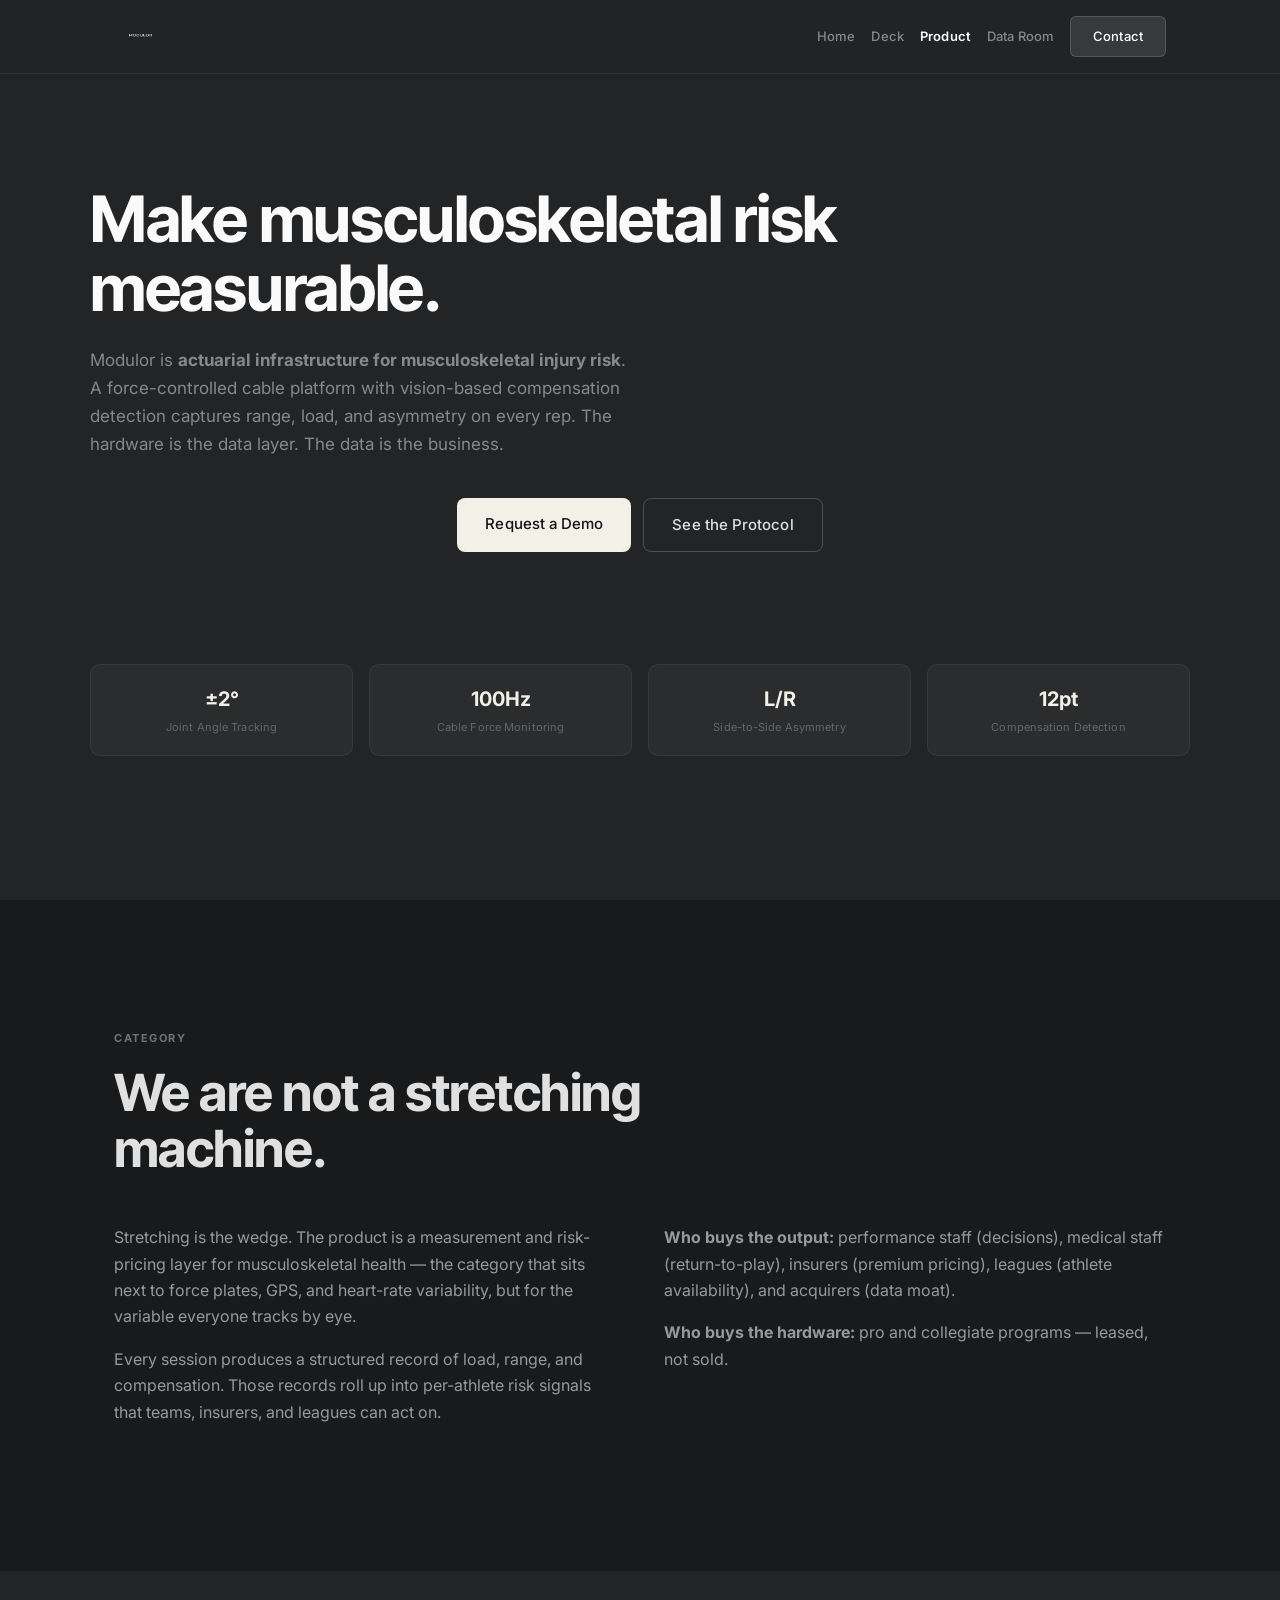
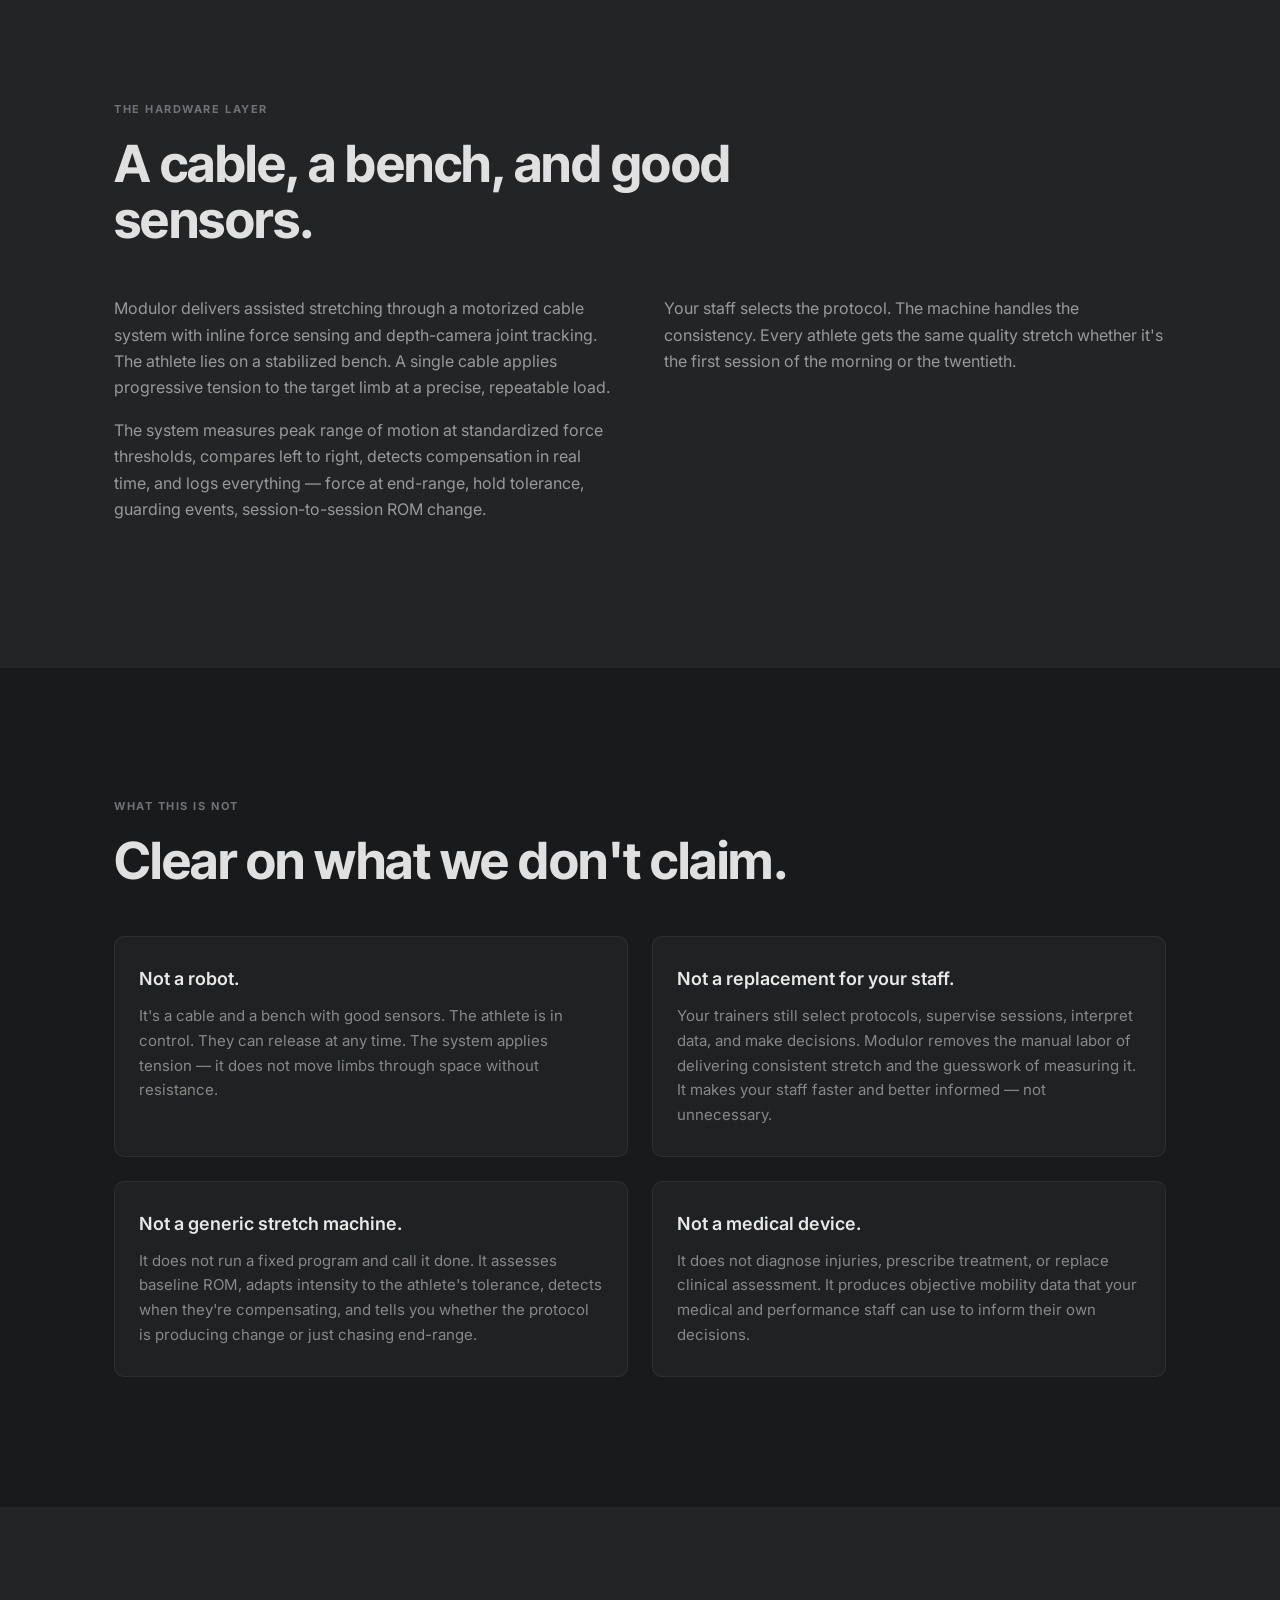
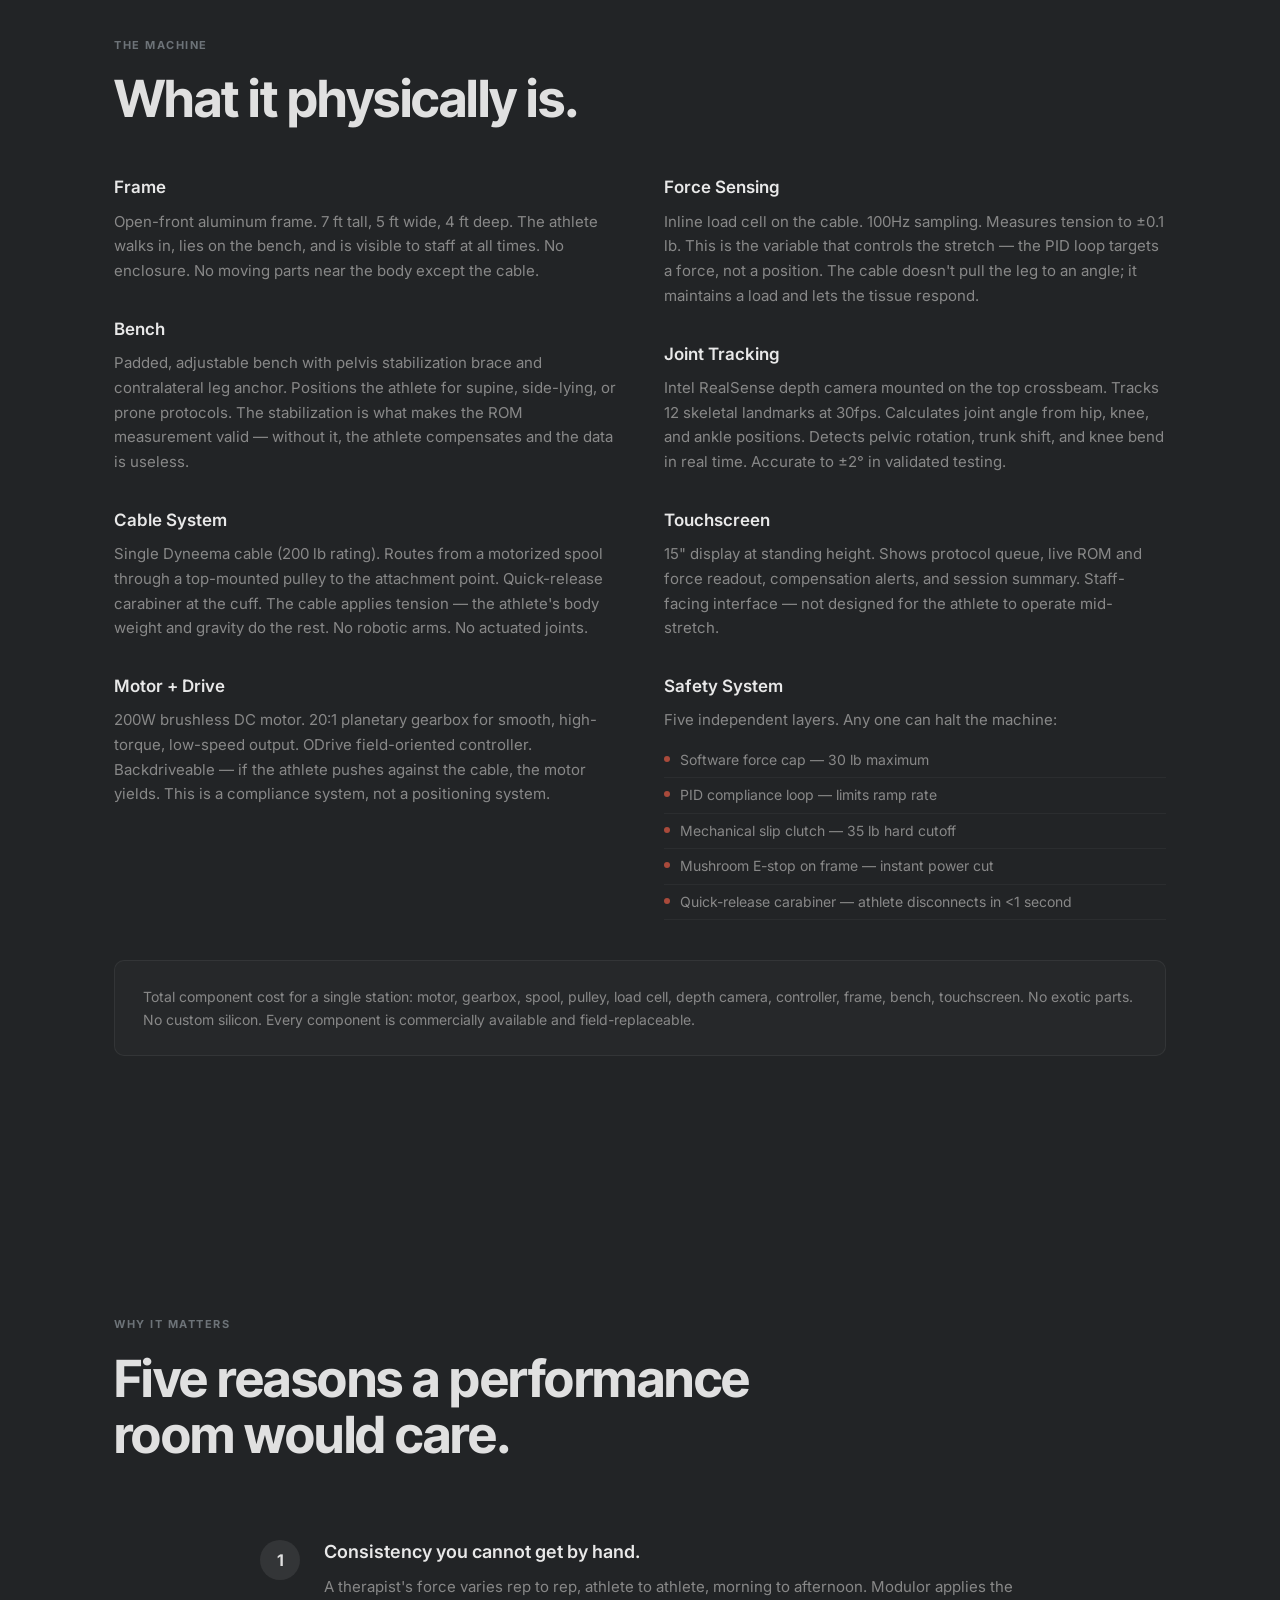
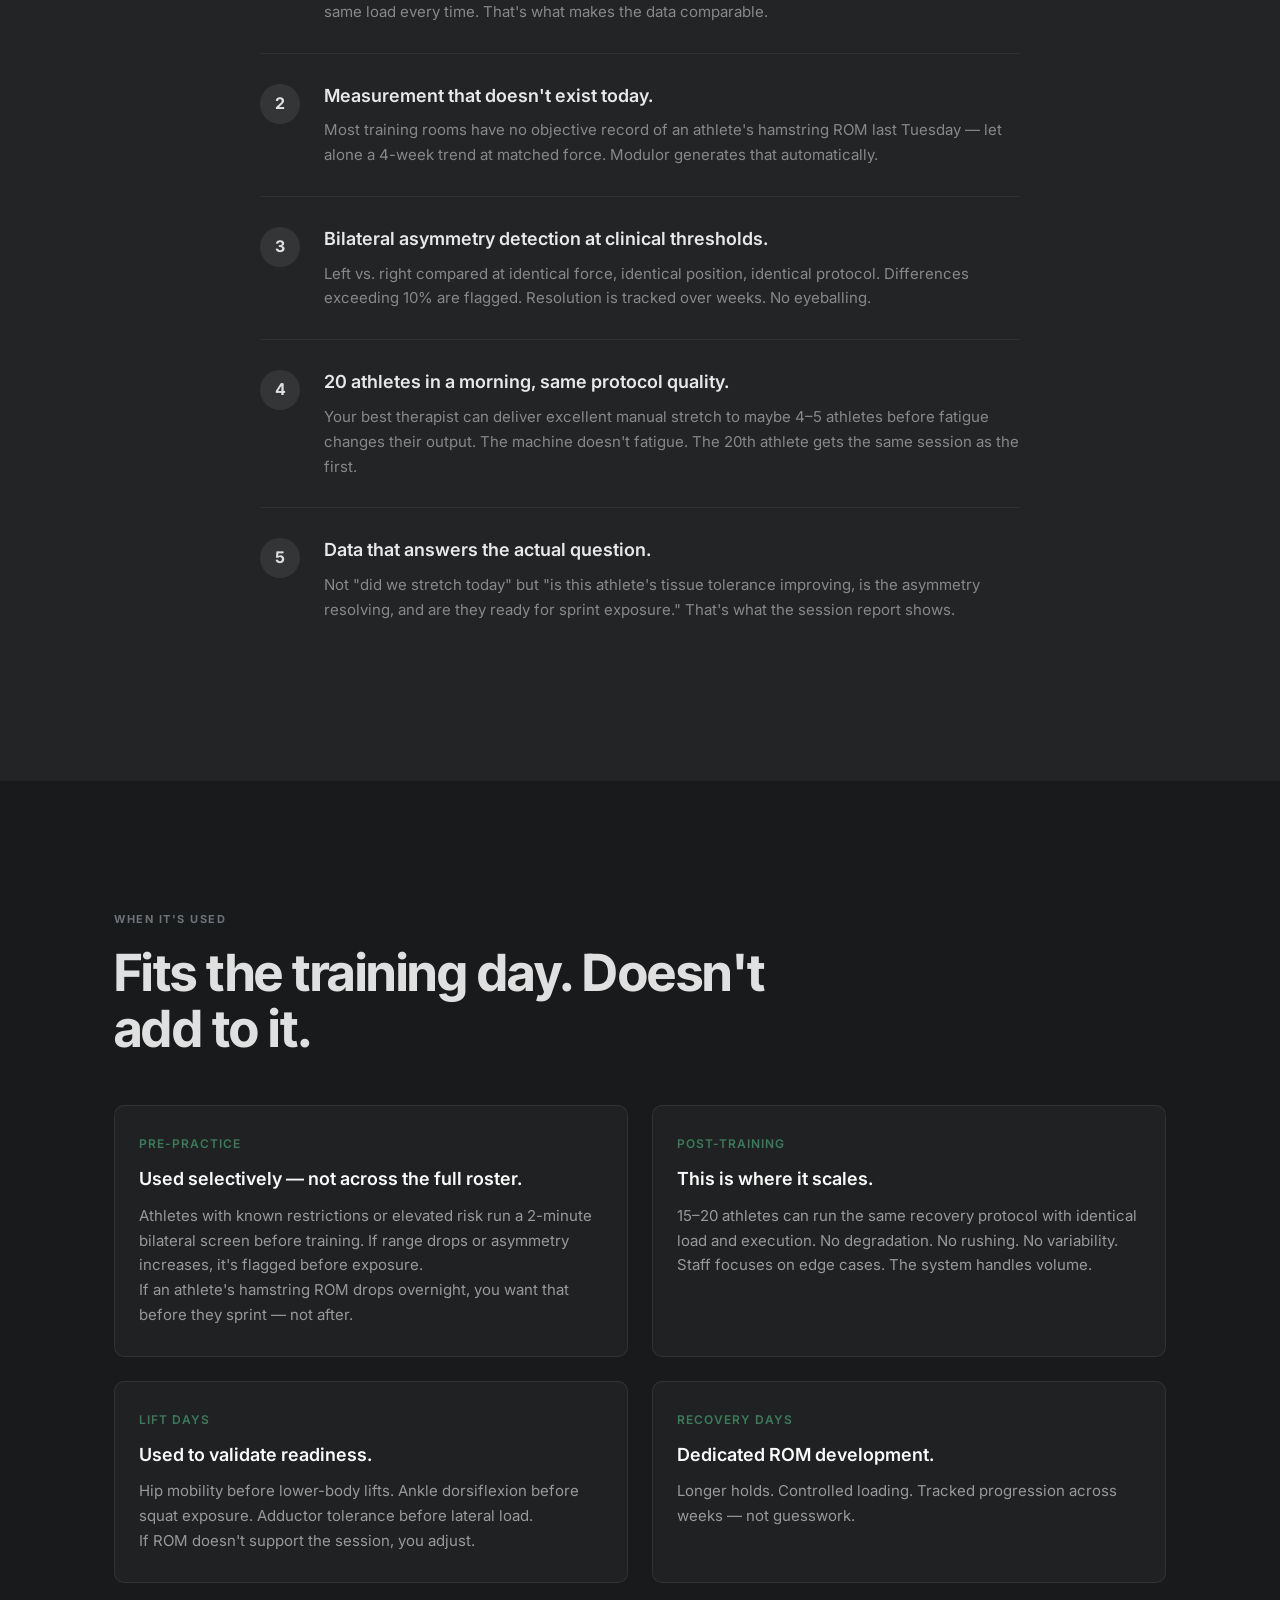
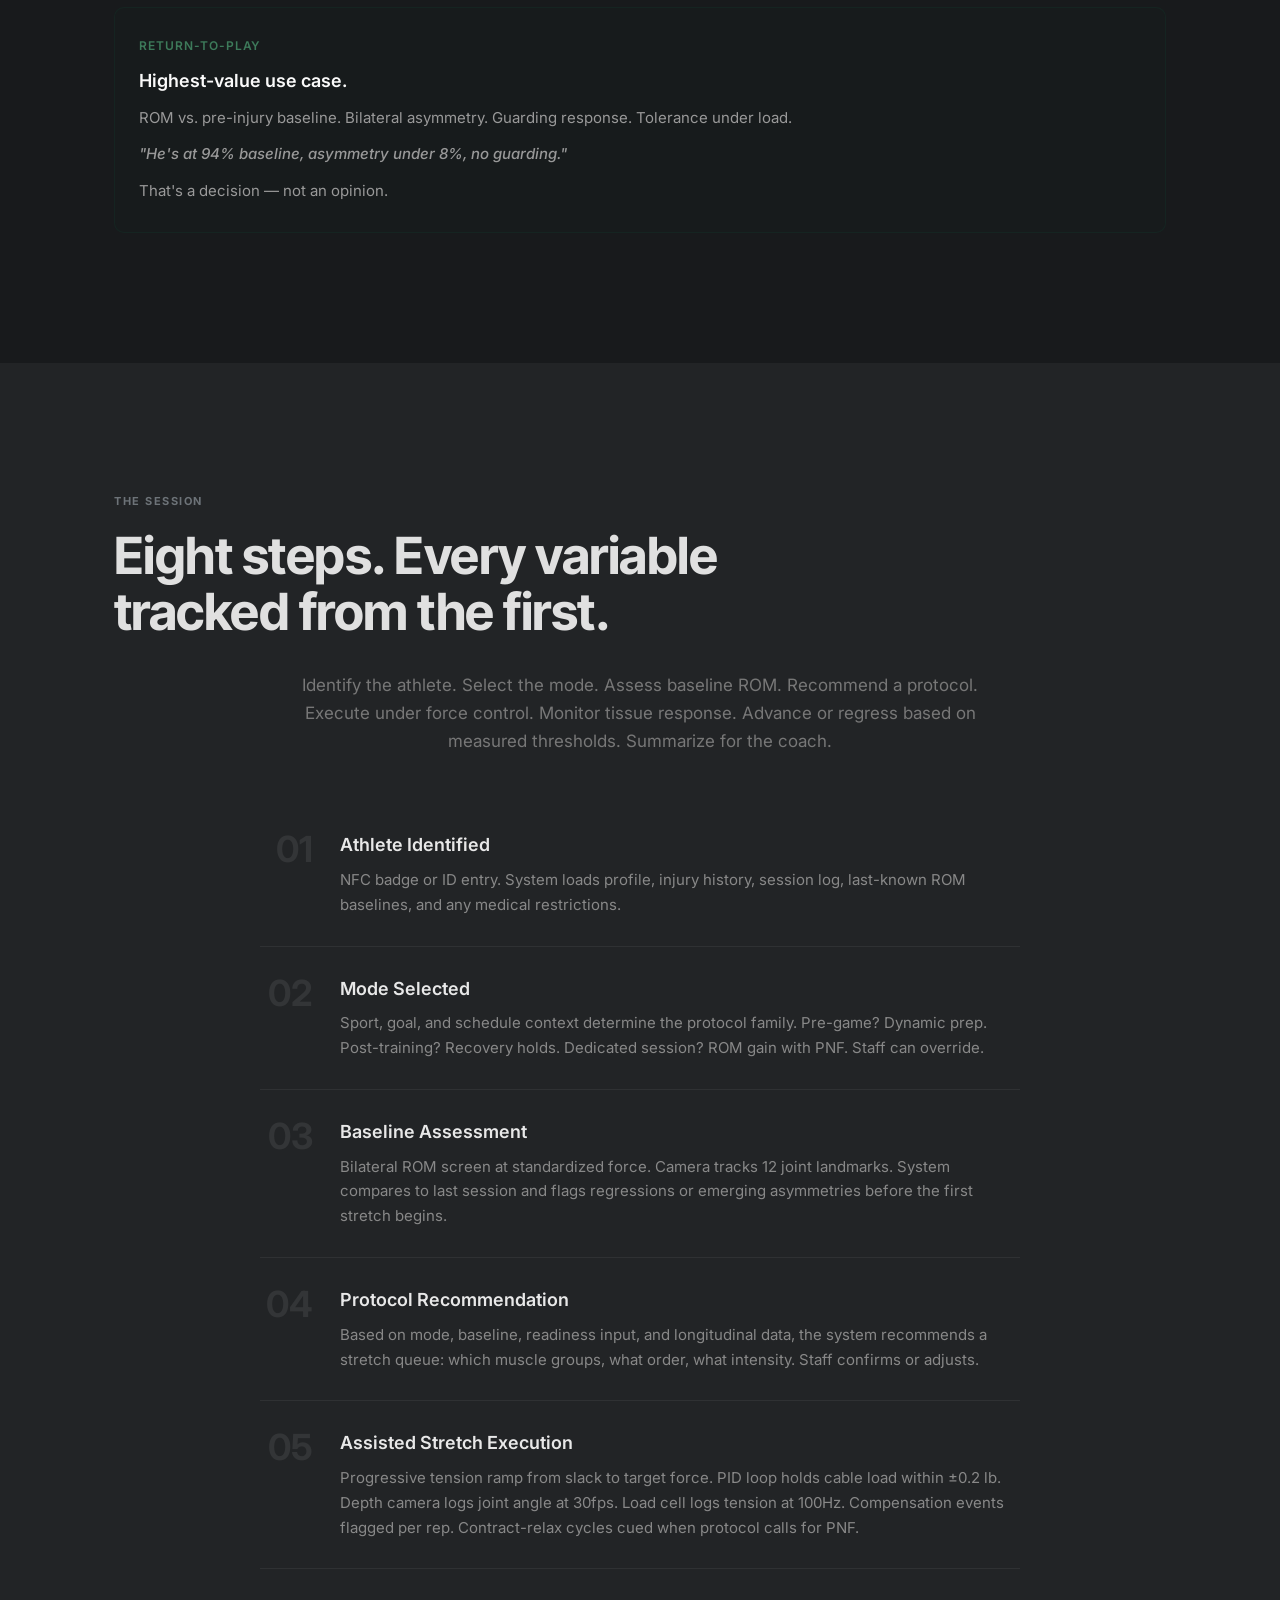
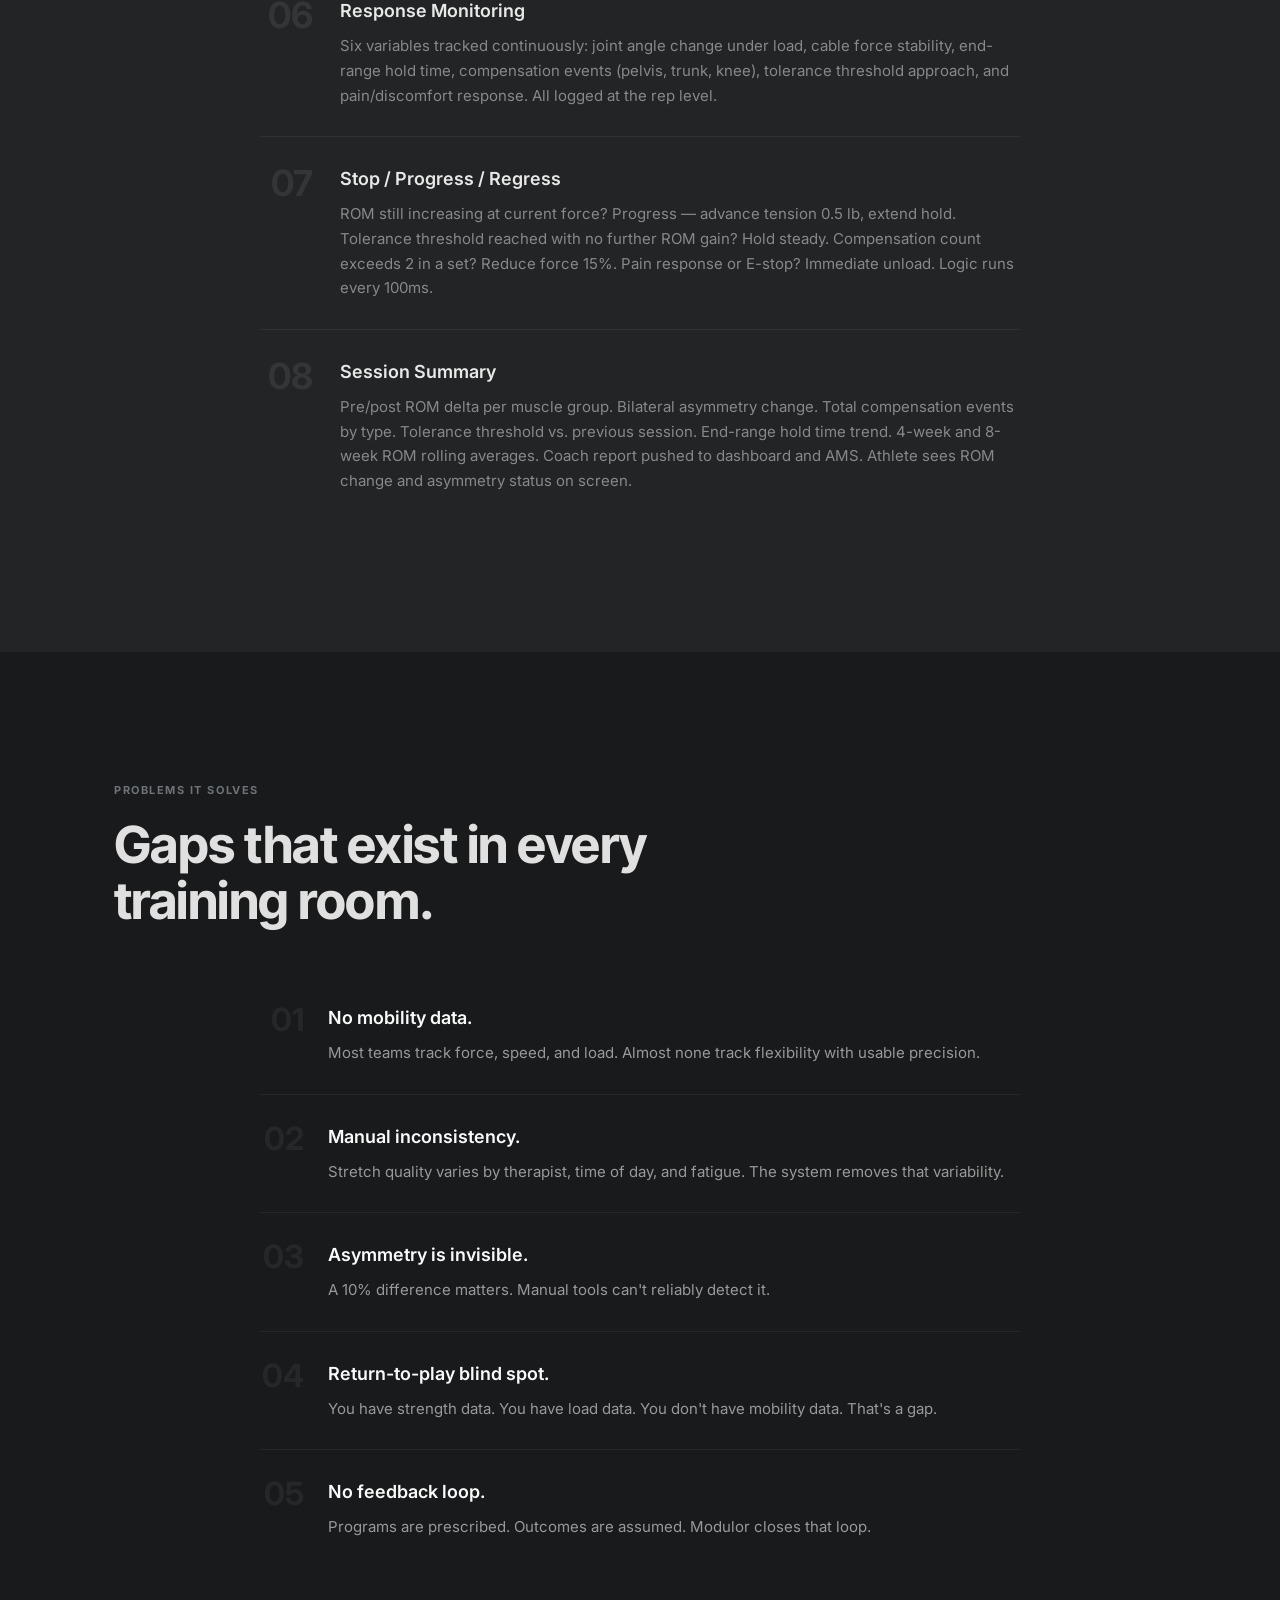
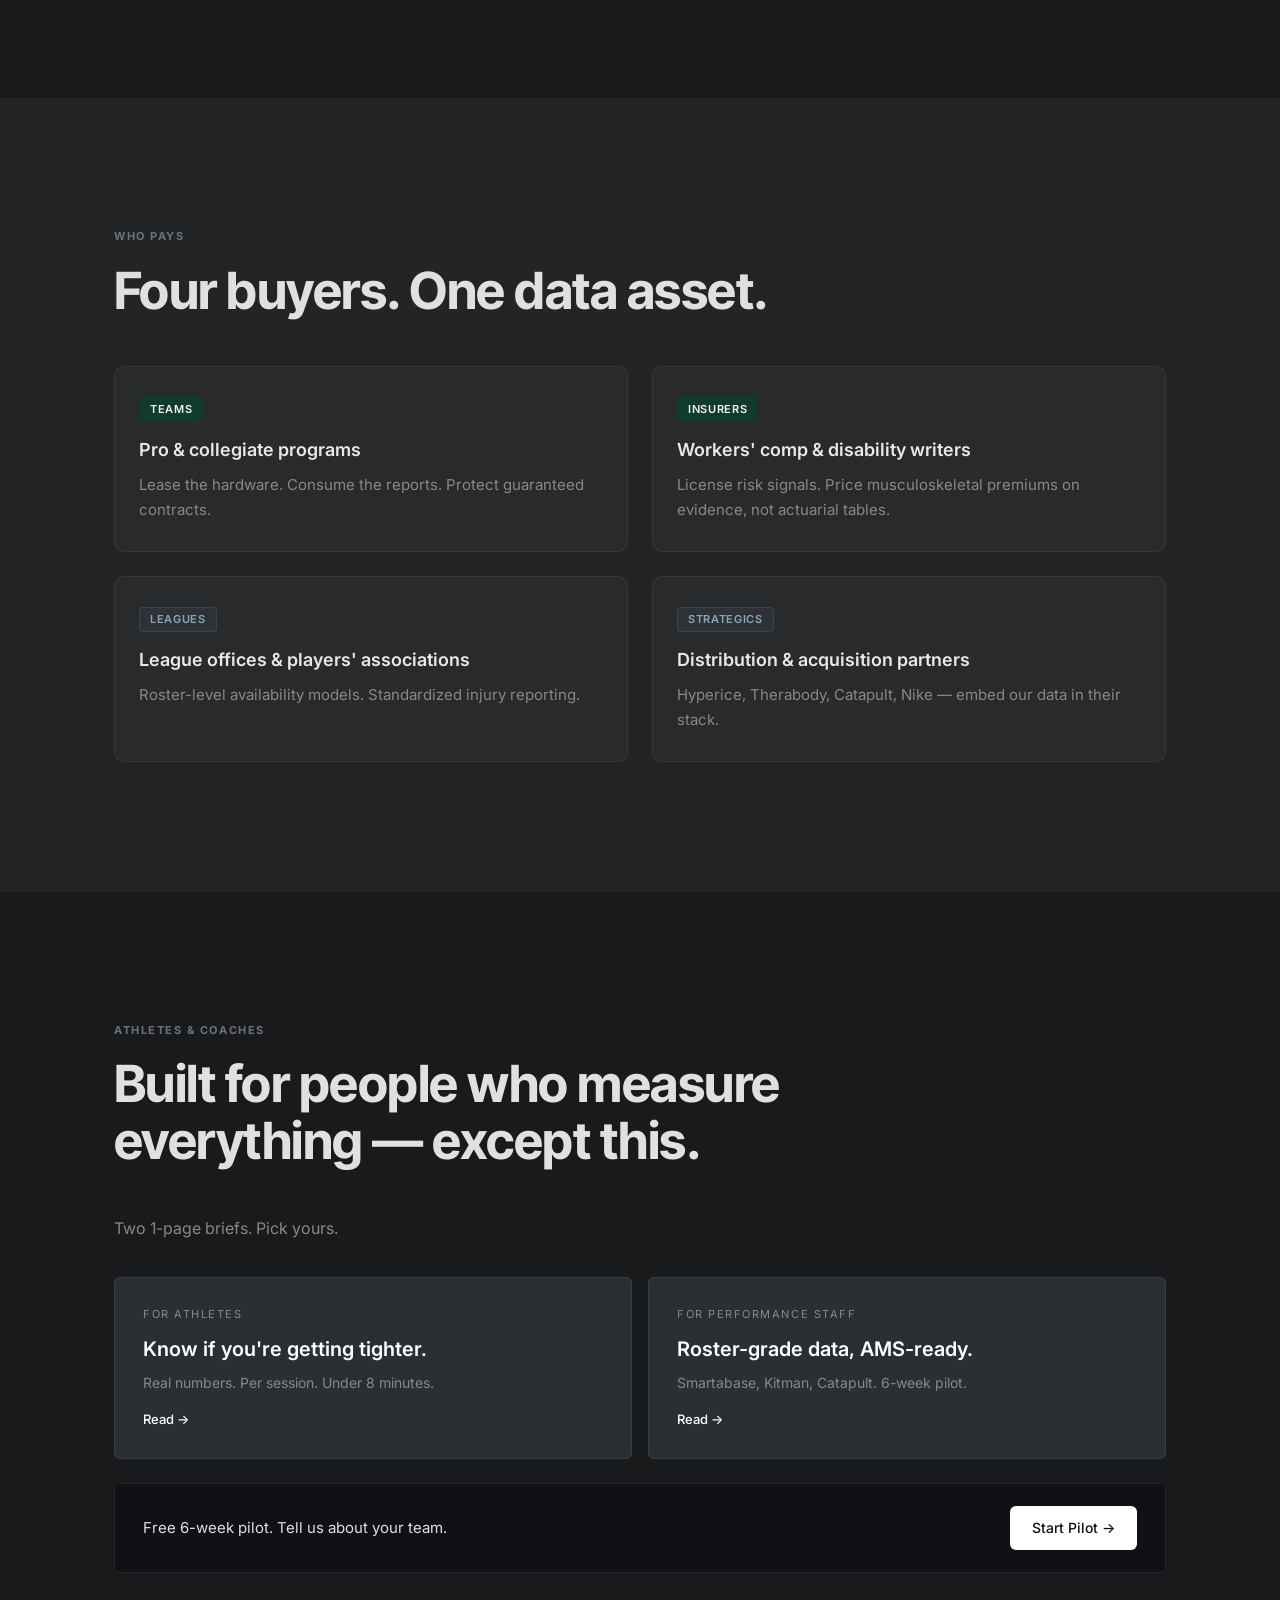
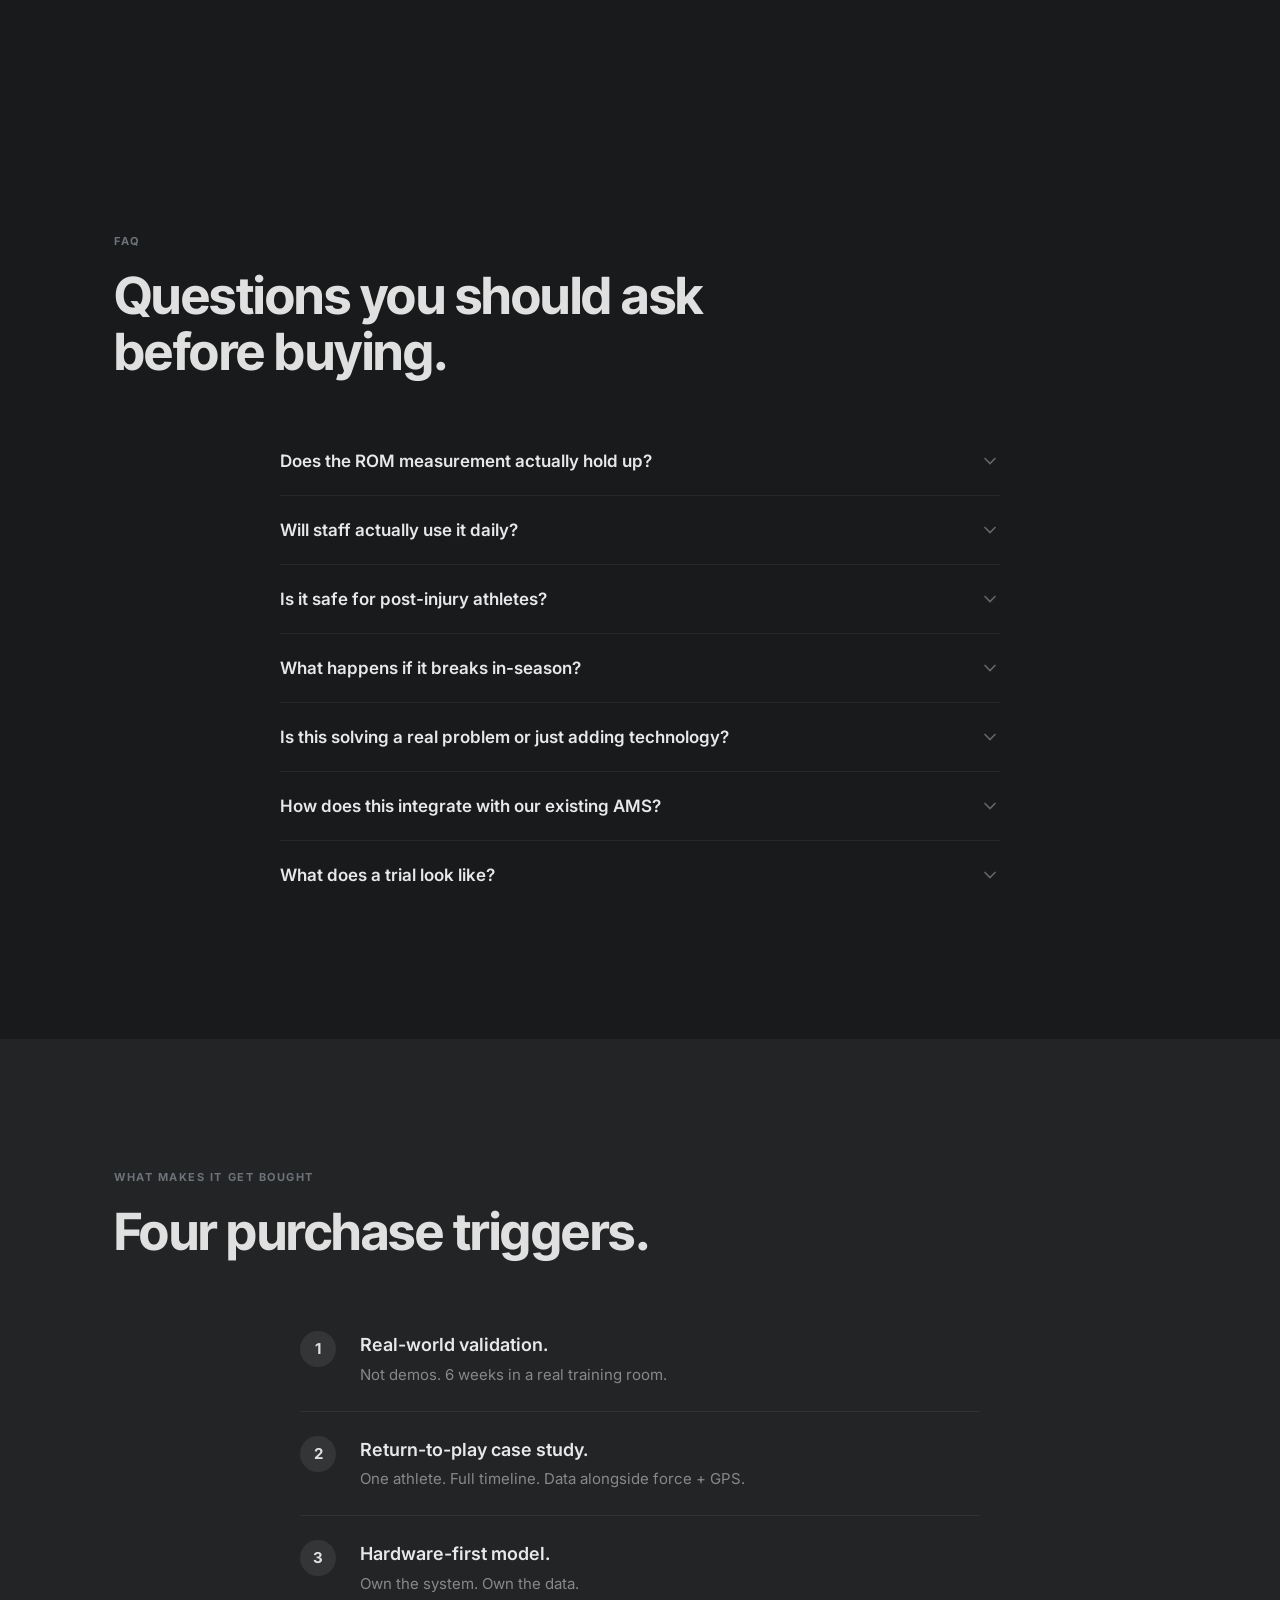
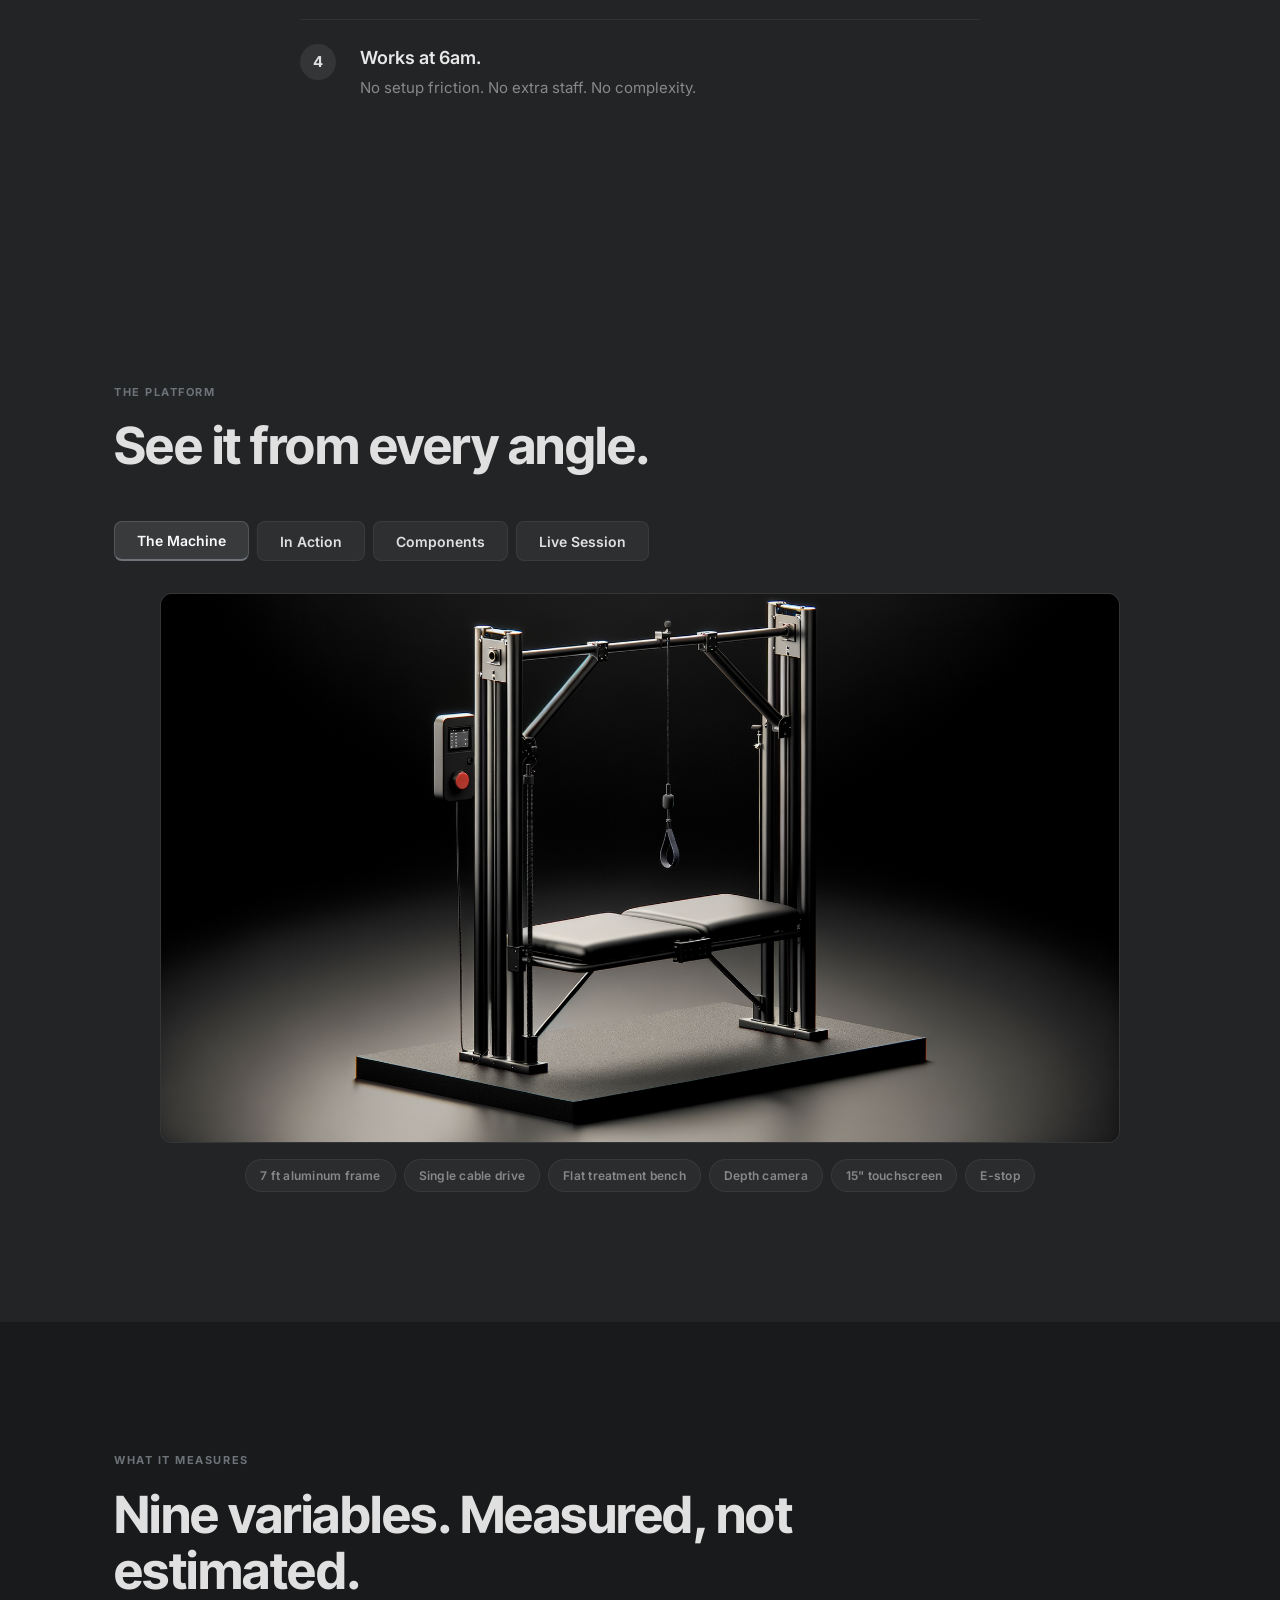
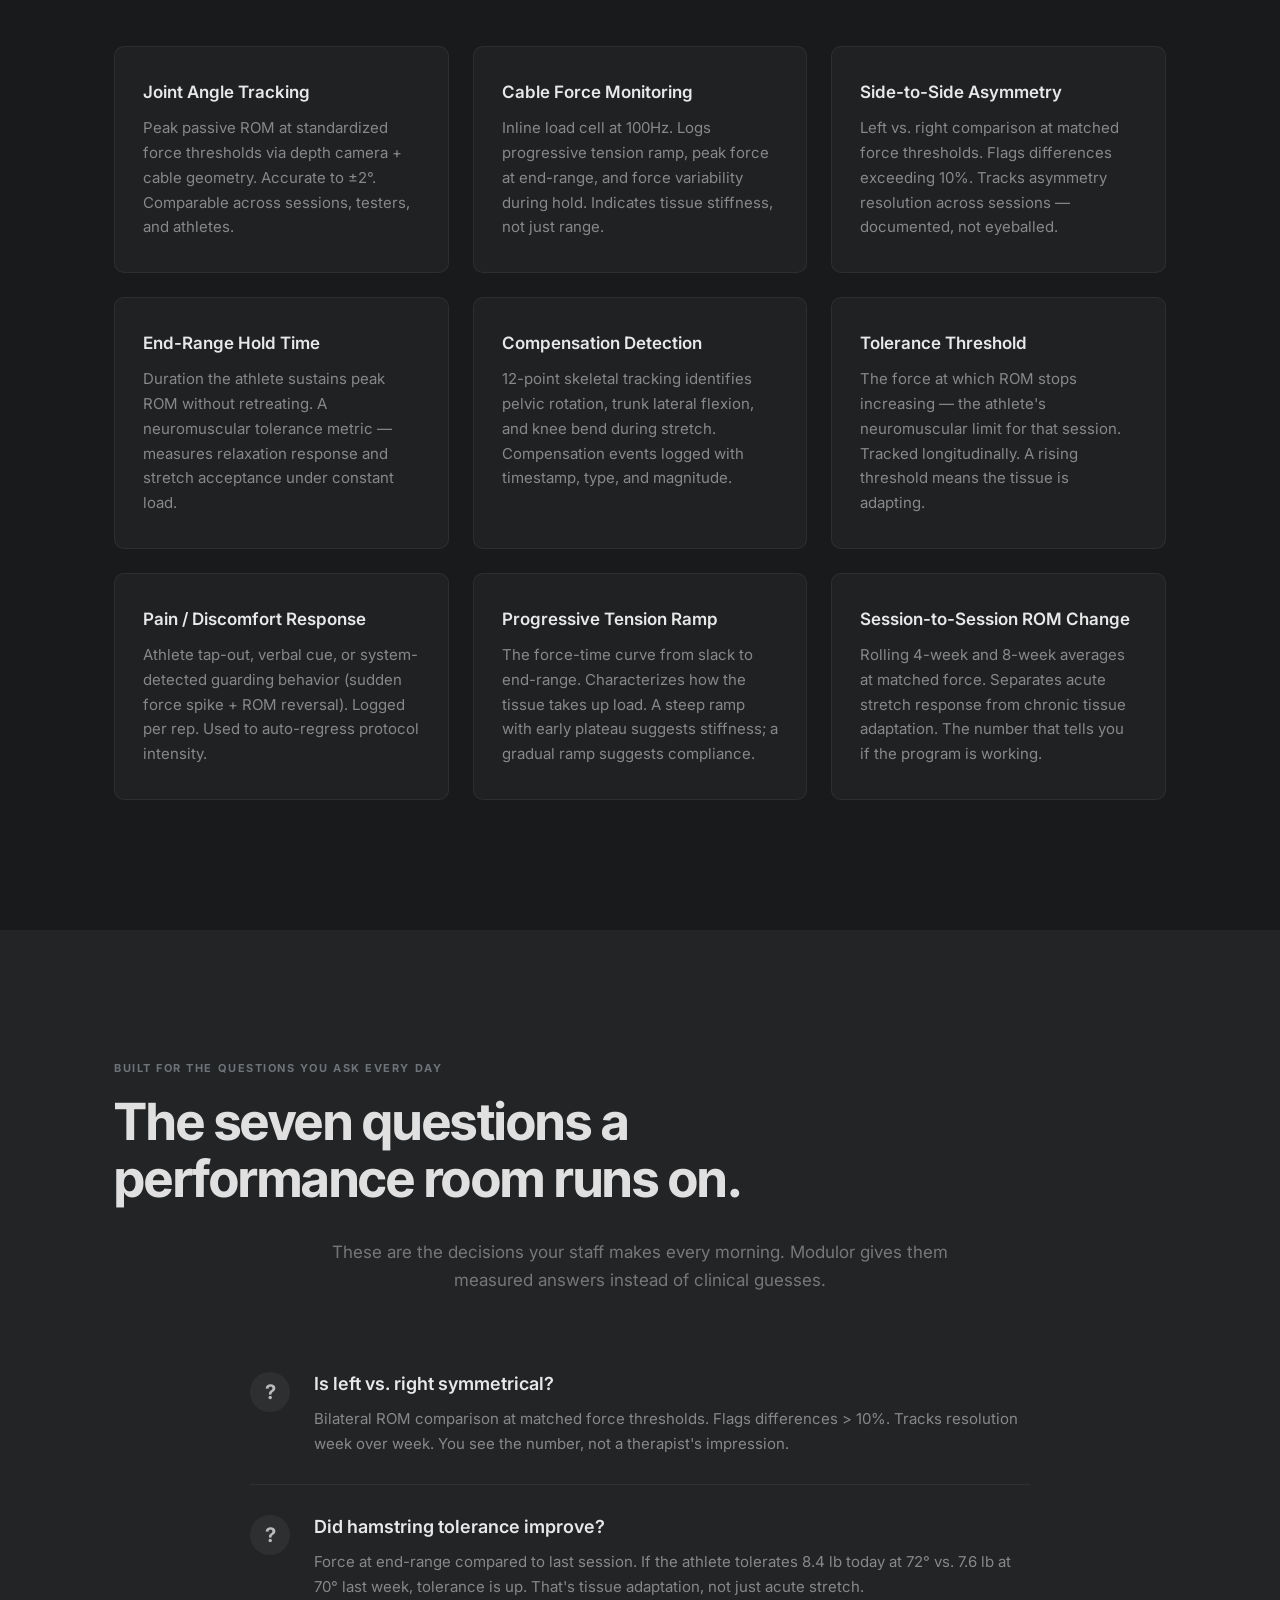
<file: product.html>
<!DOCTYPE html>
<html lang="en">
<head>
  <meta charset="UTF-8">
  <meta name="viewport" content="width=device-width, initial-scale=1.0">
  <link rel="icon" type="image/png" href="modulor-icon.png">
  <title>Modulor — Product Specification</title>
  <link rel="stylesheet" href="style.css">
  <link rel="preconnect" href="https://fonts.googleapis.com">
  <link href="https://fonts.googleapis.com/css2?family=Inter+Tight:ital,wght@0,400;0,500;0,600;0,700;0,800;1,400&family=Inter:wght@300;400;500;600;700&display=swap" rel="stylesheet">
</head>
<body>

  <!-- NAV -->
  <nav>
    <div class="nav-inner">
      <div class="logo">
        <img src="modulor-wordmark.png" alt="Modulor">
      </div>
      <div class="nav-links">
        <a href="index.html" class="nav-link">Home</a>
        <a href="pitch.html" class="nav-link">Deck</a>
        <a href="product.html" class="nav-link active">Product</a>
        <a href="hub.html" class="nav-link">Data Room</a>
        <a href="feedback.html" class="nav-cta">Contact</a>
      </div>
      <button class="nav-hamburger" id="navToggle" aria-label="Open menu" aria-expanded="false">
        <span></span><span></span><span></span>
      </button>
    </div>
  </nav>

  <!-- HERO -->
  <section class="hero">
    <div class="hero-content">
      <h1>Make musculoskeletal risk measurable.</h1>
      <p class="subtitle">Modulor is <strong>actuarial infrastructure for musculoskeletal injury risk</strong>. A force-controlled cable platform with vision-based compensation detection captures range, load, and asymmetry on every rep. The hardware is the data layer. The data is the business.</p>
      <div class="hero-ctas">
        <a href="#waitlist" class="btn btn-primary">Request a Demo</a>
        <a href="#demo" class="btn btn-secondary">See the Protocol</a>
      </div>
      <div class="hero-metrics">
        <div class="metric-card">
          <span class="metric-num">±2°</span>
          <span class="metric-label">Joint Angle Tracking</span>
        </div>
        <div class="metric-card">
          <span class="metric-num">100Hz</span>
          <span class="metric-label">Cable Force Monitoring</span>
        </div>
        <div class="metric-card">
          <span class="metric-num">L/R</span>
          <span class="metric-label">Side-to-Side Asymmetry</span>
        </div>
        <div class="metric-card">
          <span class="metric-num">12pt</span>
          <span class="metric-label">Compensation Detection</span>
        </div>
      </div>
    </div>
  </section>

  <!-- CATEGORY -->
  <section class="section section-dark" id="category">
    <div class="container">
      <p class="section-tag">Category</p>
      <h2>We are not a stretching machine.</h2>
      <div class="two-col">
        <div class="col">
          <p>Stretching is the wedge. The product is a measurement and risk-pricing layer for musculoskeletal health — the category that sits next to force plates, GPS, and heart-rate variability, but for the variable everyone tracks by eye.</p>
          <p>Every session produces a structured record of load, range, and compensation. Those records roll up into per-athlete risk signals that teams, insurers, and leagues can act on.</p>
        </div>
        <div class="col">
          <p><strong>Who buys the output:</strong> performance staff (decisions), medical staff (return-to-play), insurers (premium pricing), leagues (athlete availability), and acquirers (data moat).</p>
          <p><strong>Who buys the hardware:</strong> pro and collegiate programs — leased, not sold.</p>
        </div>
      </div>
    </div>
  </section>

  <!-- WHAT IT IS -->
  <section class="section" id="what">
    <div class="container">
      <p class="section-tag">The Hardware Layer</p>
      <h2>A cable, a bench, and good sensors.</h2>
      <div class="two-col">
        <div class="col">
          <p>Modulor delivers assisted stretching through a motorized cable system with inline force sensing and depth-camera joint tracking. The athlete lies on a stabilized bench. A single cable applies progressive tension to the target limb at a precise, repeatable load.</p>
          <p>The system measures peak range of motion at standardized force thresholds, compares left to right, detects compensation in real time, and logs everything — force at end-range, hold tolerance, guarding events, session-to-session ROM change.</p>
        </div>
        <div class="col">
          <p>Your staff selects the protocol. The machine handles the consistency. Every athlete gets the same quality stretch whether it's the first session of the morning or the twentieth.</p>
        </div>
      </div>
    </div>
  </section>

  <!-- WHAT THIS IS NOT -->
  <section class="section section-dark" id="not">
    <div class="container">
      <p class="section-tag">What This Is Not</p>
      <h2>Clear on what we don't claim.</h2>
      <div class="not-grid">
        <div class="not-item">
          <h3>Not a robot.</h3>
          <p>It's a cable and a bench with good sensors. The athlete is in control. They can release at any time. The system applies tension — it does not move limbs through space without resistance.</p>
        </div>
        <div class="not-item">
          <h3>Not a replacement for your staff.</h3>
          <p>Your trainers still select protocols, supervise sessions, interpret data, and make decisions. Modulor removes the manual labor of delivering consistent stretch and the guesswork of measuring it. It makes your staff faster and better informed — not unnecessary.</p>
        </div>
        <div class="not-item">
          <h3>Not a generic stretch machine.</h3>
          <p>It does not run a fixed program and call it done. It assesses baseline ROM, adapts intensity to the athlete's tolerance, detects when they're compensating, and tells you whether the protocol is producing change or just chasing end-range.</p>
        </div>
        <div class="not-item">
          <h3>Not a medical device.</h3>
          <p>It does not diagnose injuries, prescribe treatment, or replace clinical assessment. It produces objective mobility data that your medical and performance staff can use to inform their own decisions.</p>
        </div>
      </div>
    </div>
  </section>

  <!-- THE MACHINE -->
  <section class="section" id="machine">
    <div class="container">
      <p class="section-tag">The Machine</p>
      <h2>What it physically is.</h2>

      <div class="machine-breakdown">
        <div class="machine-col">
          <div class="machine-component">
            <h3>Frame</h3>
            <p>Open-front aluminum frame. 7 ft tall, 5 ft wide, 4 ft deep. The athlete walks in, lies on the bench, and is visible to staff at all times. No enclosure. No moving parts near the body except the cable.</p>
          </div>

          <div class="machine-component">
            <h3>Bench</h3>
            <p>Padded, adjustable bench with pelvis stabilization brace and contralateral leg anchor. Positions the athlete for supine, side-lying, or prone protocols. The stabilization is what makes the ROM measurement valid — without it, the athlete compensates and the data is useless.</p>
          </div>

          <div class="machine-component">
            <h3>Cable System</h3>
            <p>Single Dyneema cable (200 lb rating). Routes from a motorized spool through a top-mounted pulley to the attachment point. Quick-release carabiner at the cuff. The cable applies tension — the athlete's body weight and gravity do the rest. No robotic arms. No actuated joints.</p>
          </div>

          <div class="machine-component">
            <h3>Motor + Drive</h3>
            <p>200W brushless DC motor. 20:1 planetary gearbox for smooth, high-torque, low-speed output. ODrive field-oriented controller. Backdriveable — if the athlete pushes against the cable, the motor yields. This is a compliance system, not a positioning system.</p>
          </div>
        </div>

        <div class="machine-col">
          <div class="machine-component">
            <h3>Force Sensing</h3>
            <p>Inline load cell on the cable. 100Hz sampling. Measures tension to ±0.1 lb. This is the variable that controls the stretch — the PID loop targets a force, not a position. The cable doesn't pull the leg to an angle; it maintains a load and lets the tissue respond.</p>
          </div>

          <div class="machine-component">
            <h3>Joint Tracking</h3>
            <p>Intel RealSense depth camera mounted on the top crossbeam. Tracks 12 skeletal landmarks at 30fps. Calculates joint angle from hip, knee, and ankle positions. Detects pelvic rotation, trunk shift, and knee bend in real time. Accurate to ±2° in validated testing.</p>
          </div>

          <div class="machine-component">
            <h3>Touchscreen</h3>
            <p>15" display at standing height. Shows protocol queue, live ROM and force readout, compensation alerts, and session summary. Staff-facing interface — not designed for the athlete to operate mid-stretch.</p>
          </div>

          <div class="machine-component">
            <h3>Safety System</h3>
            <p>Five independent layers. Any one can halt the machine:</p>
            <ul class="safety-list">
              <li>Software force cap — 30 lb maximum</li>
              <li>PID compliance loop — limits ramp rate</li>
              <li>Mechanical slip clutch — 35 lb hard cutoff</li>
              <li>Mushroom E-stop on frame — instant power cut</li>
              <li>Quick-release carabiner — athlete disconnects in &lt;1 second</li>
            </ul>
          </div>
        </div>
      </div>

      <div class="machine-summary">
        <p>Total component cost for a single station: motor, gearbox, spool, pulley, load cell, depth camera, controller, frame, bench, touchscreen. No exotic parts. No custom silicon. Every component is commercially available and field-replaceable.</p>
      </div>
    </div>
  </section>

  <!-- WHY IT MATTERS -->
  <section class="section" id="value">
    <div class="container">
      <p class="section-tag">Why It Matters</p>
      <h2>Five reasons a performance room would care.</h2>
      <div class="value-list">
        <div class="value-item">
          <div class="value-num">1</div>
          <div class="value-body">
            <h3>Consistency you cannot get by hand.</h3>
            <p>A therapist's force varies rep to rep, athlete to athlete, morning to afternoon. Modulor applies the same load every time. That's what makes the data comparable.</p>
          </div>
        </div>
        <div class="value-item">
          <div class="value-num">2</div>
          <div class="value-body">
            <h3>Measurement that doesn't exist today.</h3>
            <p>Most training rooms have no objective record of an athlete's hamstring ROM last Tuesday — let alone a 4-week trend at matched force. Modulor generates that automatically.</p>
          </div>
        </div>
        <div class="value-item">
          <div class="value-num">3</div>
          <div class="value-body">
            <h3>Bilateral asymmetry detection at clinical thresholds.</h3>
            <p>Left vs. right compared at identical force, identical position, identical protocol. Differences exceeding 10% are flagged. Resolution is tracked over weeks. No eyeballing.</p>
          </div>
        </div>
        <div class="value-item">
          <div class="value-num">4</div>
          <div class="value-body">
            <h3>20 athletes in a morning, same protocol quality.</h3>
            <p>Your best therapist can deliver excellent manual stretch to maybe 4–5 athletes before fatigue changes their output. The machine doesn't fatigue. The 20th athlete gets the same session as the first.</p>
          </div>
        </div>
        <div class="value-item">
          <div class="value-num">5</div>
          <div class="value-body">
            <h3>Data that answers the actual question.</h3>
            <p>Not "did we stretch today" but "is this athlete's tissue tolerance improving, is the asymmetry resolving, and are they ready for sprint exposure." That's what the session report shows.</p>
          </div>
        </div>
      </div>
    </div>
  </section>

  <!-- WHEN IT'S USED -->
  <section class="section section-dark" id="schedule">
    <div class="container">
      <p class="section-tag">When It's Used</p>
      <h2>Fits the training day. Doesn't add to it.</h2>

      <div class="schedule-grid">
        <div class="schedule-block">
          <div class="schedule-time">Pre-Practice</div>
          <h3>Used selectively — not across the full roster.</h3>
          <p>Athletes with known restrictions or elevated risk run a 2-minute bilateral screen before training. If range drops or asymmetry increases, it's flagged before exposure.</p>
          <p>If an athlete's hamstring ROM drops overnight, you want that before they sprint — not after.</p>
        </div>

        <div class="schedule-block">
          <div class="schedule-time">Post-Training</div>
          <h3>This is where it scales.</h3>
          <p>15–20 athletes can run the same recovery protocol with identical load and execution. No degradation. No rushing. No variability.</p>
          <p>Staff focuses on edge cases. The system handles volume.</p>
        </div>

        <div class="schedule-block">
          <div class="schedule-time">Lift Days</div>
          <h3>Used to validate readiness.</h3>
          <p>Hip mobility before lower-body lifts. Ankle dorsiflexion before squat exposure. Adductor tolerance before lateral load.</p>
          <p>If ROM doesn't support the session, you adjust.</p>
        </div>

        <div class="schedule-block">
          <div class="schedule-time">Recovery Days</div>
          <h3>Dedicated ROM development.</h3>
          <p>Longer holds. Controlled loading. Tracked progression across weeks — not guesswork.</p>
        </div>

        <div class="schedule-block schedule-block-highlight">
          <div class="schedule-time">Return-to-Play</div>
          <h3>Highest-value use case.</h3>
          <p>ROM vs. pre-injury baseline. Bilateral asymmetry. Guarding response. Tolerance under load.</p>
          <p class="schedule-quote">"He's at 94% baseline, asymmetry under 8%, no guarding."</p>
          <p>That's a decision — not an opinion.</p>
        </div>
      </div>
    </div>
  </section>

  <!-- THE SESSION FLOW -->
  <section class="section" id="session-flow">
    <div class="container">
      <p class="section-tag">The Session</p>
      <h2>Eight steps. Every variable tracked from the first.</h2>
      <p class="section-sub">Identify the athlete. Select the mode. Assess baseline ROM. Recommend a protocol. Execute under force control. Monitor tissue response. Advance or regress based on measured thresholds. Summarize for the coach.</p>
      <div class="session-steps">
        <div class="session-step">
          <div class="step-num">01</div>
          <div class="step-body">
            <h3>Athlete Identified</h3>
            <p>NFC badge or ID entry. System loads profile, injury history, session log, last-known ROM baselines, and any medical restrictions.</p>
          </div>
        </div>
        <div class="session-step">
          <div class="step-num">02</div>
          <div class="step-body">
            <h3>Mode Selected</h3>
            <p>Sport, goal, and schedule context determine the protocol family. Pre-game? Dynamic prep. Post-training? Recovery holds. Dedicated session? ROM gain with PNF. Staff can override.</p>
          </div>
        </div>
        <div class="session-step">
          <div class="step-num">03</div>
          <div class="step-body">
            <h3>Baseline Assessment</h3>
            <p>Bilateral ROM screen at standardized force. Camera tracks 12 joint landmarks. System compares to last session and flags regressions or emerging asymmetries before the first stretch begins.</p>
          </div>
        </div>
        <div class="session-step">
          <div class="step-num">04</div>
          <div class="step-body">
            <h3>Protocol Recommendation</h3>
            <p>Based on mode, baseline, readiness input, and longitudinal data, the system recommends a stretch queue: which muscle groups, what order, what intensity. Staff confirms or adjusts.</p>
          </div>
        </div>
        <div class="session-step">
          <div class="step-num">05</div>
          <div class="step-body">
            <h3>Assisted Stretch Execution</h3>
            <p>Progressive tension ramp from slack to target force. PID loop holds cable load within ±0.2 lb. Depth camera logs joint angle at 30fps. Load cell logs tension at 100Hz. Compensation events flagged per rep. Contract-relax cycles cued when protocol calls for PNF.</p>
          </div>
        </div>
        <div class="session-step">
          <div class="step-num">06</div>
          <div class="step-body">
            <h3>Response Monitoring</h3>
            <p>Six variables tracked continuously: joint angle change under load, cable force stability, end-range hold time, compensation events (pelvis, trunk, knee), tolerance threshold approach, and pain/discomfort response. All logged at the rep level.</p>
          </div>
        </div>
        <div class="session-step">
          <div class="step-num">07</div>
          <div class="step-body">
            <h3>Stop / Progress / Regress</h3>
            <p>ROM still increasing at current force? Progress — advance tension 0.5 lb, extend hold. Tolerance threshold reached with no further ROM gain? Hold steady. Compensation count exceeds 2 in a set? Reduce force 15%. Pain response or E-stop? Immediate unload. Logic runs every 100ms.</p>
          </div>
        </div>
        <div class="session-step">
          <div class="step-num">08</div>
          <div class="step-body">
            <h3>Session Summary</h3>
            <p>Pre/post ROM delta per muscle group. Bilateral asymmetry change. Total compensation events by type. Tolerance threshold vs. previous session. End-range hold time trend. 4-week and 8-week ROM rolling averages. Coach report pushed to dashboard and AMS. Athlete sees ROM change and asymmetry status on screen.</p>
          </div>
        </div>
      </div>
    </div>
  </section>


  <!-- PROBLEMS IT SOLVES -->
  <section class="section section-dark" id="problems">
    <div class="container">
      <p class="section-tag">Problems It Solves</p>
      <h2>Gaps that exist in every training room.</h2>
      <div class="problems-list">
        <div class="problem-item">
          <div class="problem-num">01</div>
          <div class="problem-body">
            <h3>No mobility data.</h3>
            <p>Most teams track force, speed, and load. Almost none track flexibility with usable precision.</p>
          </div>
        </div>
        <div class="problem-item">
          <div class="problem-num">02</div>
          <div class="problem-body">
            <h3>Manual inconsistency.</h3>
            <p>Stretch quality varies by therapist, time of day, and fatigue. The system removes that variability.</p>
          </div>
        </div>
        <div class="problem-item">
          <div class="problem-num">03</div>
          <div class="problem-body">
            <h3>Asymmetry is invisible.</h3>
            <p>A 10% difference matters. Manual tools can't reliably detect it.</p>
          </div>
        </div>
        <div class="problem-item">
          <div class="problem-num">04</div>
          <div class="problem-body">
            <h3>Return-to-play blind spot.</h3>
            <p>You have strength data. You have load data. You don't have mobility data. That's a gap.</p>
          </div>
        </div>
        <div class="problem-item">
          <div class="problem-num">05</div>
          <div class="problem-body">
            <h3>No feedback loop.</h3>
            <p>Programs are prescribed. Outcomes are assumed. Modulor closes that loop.</p>
          </div>
        </div>
      </div>
    </div>
  </section>

  <!-- WHO PAYS -->
  <section class="section" id="who">
    <div class="container">
      <p class="section-tag">Who Pays</p>
      <h2>Four buyers. One data asset.</h2>
      <div class="benefit-tiers">
        <div class="benefit-tier">
          <div class="benefit-priority high">Teams</div>
          <h3>Pro &amp; collegiate programs</h3>
          <p>Lease the hardware. Consume the reports. Protect guaranteed contracts.</p>
        </div>
        <div class="benefit-tier">
          <div class="benefit-priority high">Insurers</div>
          <h3>Workers' comp &amp; disability writers</h3>
          <p>License risk signals. Price musculoskeletal premiums on evidence, not actuarial tables.</p>
        </div>
        <div class="benefit-tier">
          <div class="benefit-priority med">Leagues</div>
          <h3>League offices &amp; players' associations</h3>
          <p>Roster-level availability models. Standardized injury reporting.</p>
        </div>
        <div class="benefit-tier">
          <div class="benefit-priority med">Strategics</div>
          <h3>Distribution &amp; acquisition partners</h3>
          <p>Hyperice, Therabody, Catapult, Nike — embed our data in their stack.</p>
        </div>
      </div>
    </div>
  </section>

  <!-- ATHLETES & COACHES -->
  <section class="section section-dark" id="athletes-coaches">
    <div class="container">
      <p class="section-tag">Athletes &amp; Coaches</p>
      <h2>Built for people who measure everything &mdash; except this.</h2>
      <p style="max-width:620px; color:#888; font-size:16px; margin-bottom:36px;">
        Two 1-page briefs. Pick yours.
      </p>

      <div style="display:grid; grid-template-columns:repeat(auto-fit, minmax(320px, 1fr)); gap:16px; margin-bottom:24px;">

        <a href="briefs/athlete-brief.html" style="display:block; padding:28px; background:#2A2F33; border:1px solid rgba(255,255,255,0.08); border-radius:6px; text-decoration:none; color:#e0e0e0; transition:border-color 0.15s, transform 0.15s;" onmouseover="this.style.borderColor='rgba(255,255,255,0.2)'; this.style.transform='translateY(-2px)'" onmouseout="this.style.borderColor='rgba(255,255,255,0.08)'; this.style.transform=''">
          <div style="font-size:11px; text-transform:uppercase; letter-spacing:0.14em; color:#888; margin-bottom:12px;">For Athletes</div>
          <div style="font-size:20px; font-weight:600; line-height:1.3; color:#fff; margin-bottom:10px;">Know if you're getting tighter.</div>
          <div style="font-size:14px; color:#888; line-height:1.5; margin-bottom:16px;">Real numbers. Per session. Under 8 minutes.</div>
          <div style="font-size:13px; color:#fff; font-weight:500;">Read &rarr;</div>
        </a>

        <a href="briefs/coach-brief.html" style="display:block; padding:28px; background:#2A2F33; border:1px solid rgba(255,255,255,0.08); border-radius:6px; text-decoration:none; color:#e0e0e0; transition:border-color 0.15s, transform 0.15s;" onmouseover="this.style.borderColor='rgba(255,255,255,0.2)'; this.style.transform='translateY(-2px)'" onmouseout="this.style.borderColor='rgba(255,255,255,0.08)'; this.style.transform=''">
          <div style="font-size:11px; text-transform:uppercase; letter-spacing:0.14em; color:#888; margin-bottom:12px;">For Performance Staff</div>
          <div style="font-size:20px; font-weight:600; line-height:1.3; color:#fff; margin-bottom:10px;">Roster-grade data, AMS-ready.</div>
          <div style="font-size:14px; color:#888; line-height:1.5; margin-bottom:16px;">Smartabase, Kitman, Catapult. 6-week pilot.</div>
          <div style="font-size:13px; color:#fff; font-weight:500;">Read &rarr;</div>
        </a>

      </div>

      <div style="background:#0f1115; border:1px solid rgba(255,255,255,0.08); padding:22px 28px; border-radius:6px; display:flex; justify-content:space-between; align-items:center; gap:24px; flex-wrap:wrap;">
        <div style="font-size:15px; color:#e0e0e0;">Free 6-week pilot. Tell us about your team.</div>
        <a href="feedback.html" style="background:#fff; color:#111; padding:11px 22px; border-radius:6px; text-decoration:none; font-weight:500; font-size:14px; white-space:nowrap;">Start Pilot &rarr;</a>
      </div>
    </div>
  </section>

  <!-- FAQ -->
  <section class="section section-dark" id="faq">
    <div class="container">
      <p class="section-tag">FAQ</p>
      <h2>Questions you should ask before buying.</h2>
      <div class="faq-list">
        <div class="faq-item">
          <button class="faq-q" onclick="this.parentElement.classList.toggle('open')">
            <span>Does the ROM measurement actually hold up?</span>
            <svg class="faq-icon" viewBox="0 0 24 24" width="20" height="20"><path d="M6 9l6 6 6-6" stroke="currentColor" stroke-width="2" fill="none" stroke-linecap="round"/></svg>
          </button>
          <div class="faq-a">
            <p>We claim ±2° — but you shouldn't take our word for it. Here's how it works: the Intel RealSense D435 depth camera captures a 12-point skeletal model at 30fps. Joint angles are computed from 3D coordinates using arctan2, not 2D projection. That eliminates the parallax error that kills phone-based goniometry apps. In our internal testing against manual goniometry by a licensed AT, test-retest reliability is under 1.5° for hamstring SLR across 200+ reps. If the system loses skeletal tracking — athlete shifts off bench, clothing occlusion, sweat reflection — it flags the rep as invalid rather than reporting a bad number. No silent failures. Every measurement ships with a confidence score. Ask us for the raw validation data — we'll send it.</p>
          </div>
        </div>
        <div class="faq-item">
          <button class="faq-q" onclick="this.parentElement.classList.toggle('open')">
            <span>Will staff actually use it daily?</span>
            <svg class="faq-icon" viewBox="0 0 24 24" width="20" height="20"><path d="M6 9l6 6 6-6" stroke="currentColor" stroke-width="2" fill="none" stroke-linecap="round"/></svg>
          </button>
          <div class="faq-a">
            <p>We built this for 6am pre-practice, not a research lab. The workflow is: athlete badges in (system loads their profile and last session's data automatically), selects their stretch protocol from the touchscreen, lies down, and the machine runs. No calibration step. No dedicated technician. No laptop. Setup to first stretch is under 45 seconds. Your GA can run it. Your athletes can run it solo after one walkthrough. The depth camera auto-calibrates on boot. The cable auto-tensions to zero before every session. If a device requires a PhD or a 20-minute setup ritual, it'll collect dust by October — we designed around that reality from day one.</p>
          </div>
        </div>
        <div class="faq-item">
          <button class="faq-q" onclick="this.parentElement.classList.toggle('open')">
            <span>Is it safe for post-injury athletes?</span>
            <svg class="faq-icon" viewBox="0 0 24 24" width="20" height="20"><path d="M6 9l6 6 6-6" stroke="currentColor" stroke-width="2" fill="none" stroke-linecap="round"/></svg>
          </button>
          <div class="faq-a">
            <p>This is the question that matters most, so here's the full answer. Five independent safety layers, each of which can halt the stretch on its own: (1) Software force cap — a hard ceiling set by your medical staff, cannot be overridden by any protocol, enforced in &lt;10ms. (2) PID compliance loop — the motor controller tracks the force setpoint at 100Hz and auto-reduces on any overshoot. (3) Mechanical slip clutch — if cable tension exceeds 35 lb for any reason (including software failure), the spool physically slips. No electronics involved. (4) Mushroom E-stop — hardwired motor kill, accessible to both staff and athlete, cuts power in &lt;50ms. (5) Quick-release cuff — the athlete can disconnect from the cable instantly with one hand. For return-to-play athletes, your PT or AT sets per-athlete ROM ceilings and force limits in the system. The machine will not exceed them, period. If the depth camera detects compensation — pelvic rotation, knee bend, trunk shift — it automatically reduces tension before the athlete is at risk. That's not a safety claim. That's a real-time biomechanical feedback loop.</p>
          </div>
        </div>
        <div class="faq-item">
          <button class="faq-q" onclick="this.parentElement.classList.toggle('open')">
            <span>What happens if it breaks in-season?</span>
            <svg class="faq-icon" viewBox="0 0 24 24" width="20" height="20"><path d="M6 9l6 6 6-6" stroke="currentColor" stroke-width="2" fill="none" stroke-linecap="round"/></svg>
          </button>
          <div class="faq-a">
            <p>In-season downtime is a non-starter — we get it. The service model is built around that reality. If a repair takes longer than 48 hours, we ship a loaner unit. But most failure modes never get there: cable wear is the most common maintenance item, and it's a 10-minute swap your equipment staff can do with a hex wrench and a replacement spool (included in the service kit). Depth camera drift triggers an automatic recalibration routine — no technician required. The motor controller runs self-diagnostics on boot and flags anomalies before they become failures. Load cell calibration is a one-button check. We designed the hardware for field serviceability, not factory returns. The only scenario that requires us on-site is a motor or gearbox replacement, and those are built to last 10,000+ hours of continuous operation.</p>
          </div>
        </div>
        <div class="faq-item">
          <button class="faq-q" onclick="this.parentElement.classList.toggle('open')">
            <span>Is this solving a real problem or just adding technology?</span>
            <svg class="faq-icon" viewBox="0 0 24 24" width="20" height="20"><path d="M6 9l6 6 6-6" stroke="currentColor" stroke-width="2" fill="none" stroke-linecap="round"/></svg>
          </button>
          <div class="faq-a">
            <p>Fair question — and the honest test is simple: if you gave your staff an extra hour per day instead of this machine, would they produce the same outcomes manually? If yes, you don't need it. But here's what manual stretching can't do: apply exactly 12 lb of tension to a hamstring, hold it for exactly 30 seconds, measure the joint angle to ±2°, compare it to the other leg at matched force, log all of it, and repeat that identically across 60 athletes and 180 sessions per week. That's not a technology pitch — it's a measurement and consistency problem that human hands physically cannot solve at scale. Manual goniometry has 5–10° of inter-rater error. Staff fatigue over 4-hour stretch blocks is real. And nobody is tracking longitudinal ROM trends on a clipboard. If those gaps don't matter to your program, this isn't for you. If they do, nothing else on the market closes them.</p>
          </div>
        </div>
        <div class="faq-item">
          <button class="faq-q" onclick="this.parentElement.classList.toggle('open')">
            <span>How does this integrate with our existing AMS?</span>
            <svg class="faq-icon" viewBox="0 0 24 24" width="20" height="20"><path d="M6 9l6 6 6-6" stroke="currentColor" stroke-width="2" fill="none" stroke-linecap="round"/></svg>
          </button>
          <div class="faq-a">
            <p>Modulor pushes session data to your existing athlete management system via REST API — Smartabase, Kitman Labs, Catapult, or any custom platform your IT team runs. No manual CSV exports. No copy-paste. The moment an athlete finishes a session, the report (ROM, force, asymmetry, compensation flags, tolerance threshold) is available in your AMS within seconds. Athlete profiles sync both ways: roster changes, injury flags, and return-to-play protocols flow from your system into Modulor so staff never have to enter the same information twice. If your AMS isn't on our integration list, we build the connector during onboarding — it's a standard REST endpoint, not a custom software project. Your data lives in your system, under your control. We store session data on-device and in the cloud for trend analysis, but your AMS is always the system of record.</p>
          </div>
        </div>
        <div class="faq-item">
          <button class="faq-q" onclick="this.parentElement.classList.toggle('open')">
            <span>What does a trial look like?</span>
            <svg class="faq-icon" viewBox="0 0 24 24" width="20" height="20"><path d="M6 9l6 6 6-6" stroke="currentColor" stroke-width="2" fill="none" stroke-linecap="round"/></svg>
          </button>
          <div class="faq-a">
            <p>Six weeks. Your training room. Your athletes. Your schedule. We install the unit, train your staff (takes about 30 minutes), and get out of your way. During the trial, you'll run real protocols with real athletes — pre-practice screening, post-practice recovery, return-to-play progressions, whatever fits your program. At the end of six weeks, you'll have longitudinal ROM data on every athlete who used it, bilateral asymmetry trends, and session-over-session flexibility gains (or not). That data either makes the case or it doesn't — and we're fine with that. We don't expect anyone to buy from a website or a pitch deck. We expect them to buy after their head AT says "I need this in here permanently." If the trial doesn't produce that reaction, we take it back. No obligation, no residual fees.</p>
          </div>
        </div>
      </div>
    </div>
  </section>

  <!-- WHAT MAKES IT GET BOUGHT -->
  <section class="section" id="buy">
    <div class="container">
      <p class="section-tag">What Makes It Get Bought</p>
      <h2>Four purchase triggers.</h2>
      <div class="buy-list">
        <div class="buy-item">
          <div class="buy-num">1</div>
          <div class="buy-body">
            <h3>Real-world validation.</h3>
            <p>Not demos. 6 weeks in a real training room.</p>
          </div>
        </div>
        <div class="buy-item">
          <div class="buy-num">2</div>
          <div class="buy-body">
            <h3>Return-to-play case study.</h3>
            <p>One athlete. Full timeline. Data alongside force + GPS.</p>
          </div>
        </div>
        <div class="buy-item">
          <div class="buy-num">3</div>
          <div class="buy-body">
            <h3>Hardware-first model.</h3>
            <p>Own the system. Own the data.</p>
          </div>
        </div>
        <div class="buy-item">
          <div class="buy-num">4</div>
          <div class="buy-body">
            <h3>Works at 6am.</h3>
            <p>No setup friction. No extra staff. No complexity.</p>
          </div>
        </div>
      </div>
    </div>
  </section>


  <!-- IMMERSIVE DEMO -->
  <section class="section" id="demo">
    <div class="container">
      <p class="section-tag">The Platform</p>
      <h2>See it from every angle.</h2>

      <!-- View Selector Tabs -->
      <div class="view-tabs">
        <button class="view-tab active" data-view="side">The Machine</button>
        <button class="view-tab" data-view="front">In Action</button>
        <button class="view-tab" data-view="detail">Components</button>
        <button class="view-tab" data-view="session">Live Session</button>
      </div>

      <div class="demo-immersive">

      <!-- ======== THE MACHINE ======== -->
      <div class="view-panel active" id="view-side">
        <div class="demo-img-wrap">
          <img src="images/hero-v2.png" alt="Modulor stretching station — goalpost aluminum frame with padded bench, single cable, motor assembly, depth camera, and touchscreen" loading="lazy">
        </div>
        <div class="demo-img-caption">
          <div class="caption-specs">
            <span>7 ft aluminum frame</span>
            <span>Single cable drive</span>
            <span>Flat treatment bench</span>
            <span>Depth camera</span>
            <span>15" touchscreen</span>
            <span>E-stop</span>
          </div>
        </div>
      </div>

      <!-- ======== IN ACTION ======== -->
      <div class="view-panel" id="view-front">
        <div class="demo-img-wrap">
          <img src="images/hero-inuse.png" alt="Professional athlete during a cable-assisted hamstring stretch — leg raised by motorized cable, touchscreen displaying live ROM and force data" loading="lazy">
        </div>
        <div class="demo-img-caption">
          <div class="caption-specs">
            <span>Supine straight-leg raise</span>
            <span>Cable-controlled 40° elevation</span>
            <span>Live force + ROM readout</span>
            <span>PID-maintained constant tension</span>
          </div>
        </div>
      </div>

      <!-- ======== COMPONENTS ======== -->
      <div class="view-panel" id="view-detail">
        <div class="detail-grid">
          <div class="detail-panel">
            <span class="detail-label">Drive System</span>
            <div class="demo-img-wrap detail-img">
              <img src="images/detail-drive.png" alt="BLDC motor with planetary gearbox and cable spool assembly" loading="lazy">
            </div>
            <span class="detail-value">200W BLDC + 20:1 Planetary Gearbox</span>
            <p>Brushless DC motor through a planetary gearbox for smooth, high-torque, backdriveable cable control. ODrive FOC controller at 100Hz.</p>
          </div>
          <div class="detail-panel">
            <span class="detail-label">Depth Camera</span>
            <div class="demo-img-wrap detail-img">
              <img src="images/detail-sensor.png" alt="Intel RealSense depth camera with IR emitters and RGB sensor" loading="lazy">
            </div>
            <span class="detail-value">Intel RealSense D435</span>
            <p>Structured-light depth camera for 12-point skeletal tracking at 30fps. Detects compensation, measures ROM to ±2°.</p>
          </div>
          <div class="detail-panel">
            <span class="detail-label">Touchscreen Interface</span>
            <div class="demo-img-wrap detail-img">
              <img src="images/detail-ui.png" alt="Live stretching session interface showing force, ROM, and progress data" loading="lazy">
            </div>
            <span class="detail-value">15" Live Session Display</span>
            <p>Real-time force graph, joint angle tracking, bilateral comparison, and session progress. Dark UI with green accent data.</p>
          </div>
          <div class="detail-panel">
            <span class="detail-label">Ankle Cuff</span>
            <div class="demo-img-wrap detail-img">
              <img src="images/detail-attachment.png" alt="Padded neoprene ankle cuff with carabiner quick-release" loading="lazy">
            </div>
            <span class="detail-value">Quick-Release Attachment</span>
            <p>Padded neoprene cuff with carabiner quick-release. Athlete can disconnect instantly. Rated to 200 lb.</p>
          </div>
        </div>
      </div>

      <!-- ======== LIVE SESSION ======== -->
      <div class="view-panel" id="view-session">
        <div class="session-layout">
          <div class="demo-img-wrap session-img">
            <img src="images/hero-inuse.png" alt="Athlete mid-stretch during live session" loading="lazy">
            <div class="session-img-overlay">
              <div class="session-live-badge">LIVE SESSION</div>
            </div>
          </div>

          <div class="session-panel">
            <!-- Step dots -->
            <div class="session-dots">
              <div class="session-dot active current" data-step="0"></div>
              <div class="session-dot" data-step="1"></div>
              <div class="session-dot" data-step="2"></div>
              <div class="session-dot" data-step="3"></div>
              <div class="session-dot" data-step="4"></div>
              <div class="session-dot" data-step="5"></div>
              <div class="session-dot" data-step="6"></div>
              <div class="session-dot" data-step="7"></div>
            </div>

            <!-- Step 0: Badge In -->
            <div class="session-step-content active" id="sStep0">
              <h3>Badge In</h3>
              <p>Athlete scans their ID. System loads profile, injury history, and previous session data.</p>
              <div class="live-data-grid">
                <div class="data-card"><span class="data-label">Athlete</span><span class="data-value">#23 Williams</span></div>
                <div class="data-card"><span class="data-label">Sessions</span><span class="data-value">14</span></div>
                <div class="data-card"><span class="data-label">Status</span><span class="data-value" style="color:#3D7A5A">Active</span></div>
              </div>
            </div>

            <!-- Step 1: Mode Select -->
            <div class="session-step-content" id="sStep1">
              <h3>Mode Select</h3>
              <p>Staff selects protocol based on training context. Post-game recovery — intensity ceiling auto-adjusted.</p>
              <div class="live-data-grid">
                <div class="data-card"><span class="data-label">Context</span><span class="data-value">Post-Game</span></div>
                <div class="data-card"><span class="data-label">Protocol</span><span class="data-value">Recovery</span></div>
                <div class="data-card"><span class="data-label">Intensity</span><span class="data-value" style="color:#5E7485">Reduced</span></div>
              </div>
            </div>

            <!-- Step 2: Baseline Screen -->
            <div class="session-step-content" id="sStep2">
              <h3>Baseline Screen</h3>
              <p>Standardized passive SLR at 8 lb each side. Objective bilateral comparison.</p>
              <div class="live-data-grid">
                <div class="data-card"><span class="data-label">L Ham</span><span class="data-value" style="color:#3D7A5A">74°</span></div>
                <div class="data-card"><span class="data-label">R Ham</span><span class="data-value" style="color:#5E7485">68°</span></div>
                <div class="data-card"><span class="data-label">Asymmetry</span><span class="data-value" style="color:#A94A3B">8.1%</span></div>
              </div>
            </div>

            <!-- Step 3: Protocol Set -->
            <div class="session-step-content" id="sStep3">
              <h3>Protocol Set</h3>
              <p>R Hamstring SLR with PNF overlay. 3 sets, 30s hold, 8 lb peak.</p>
              <div class="live-data-grid">
                <div class="data-card"><span class="data-label">Target</span><span class="data-value">R Hamstring</span></div>
                <div class="data-card"><span class="data-label">Sets</span><span class="data-value">3 × 30s</span></div>
                <div class="data-card"><span class="data-label">Peak Force</span><span class="data-value">8.0 lb</span></div>
              </div>
            </div>

            <!-- Step 4: Stretch Execute -->
            <div class="session-step-content" id="sStep4">
              <h3>Stretch Execute</h3>
              <p>Cable tension ramps. PID loop maintains constant force as tissue yields.</p>
              <div class="live-data-grid">
                <div class="data-card"><span class="data-label">Force</span><span class="data-value" id="s-force" style="color:#3D7A5A">0.0 lb</span></div>
                <div class="data-card"><span class="data-label">ROM</span><span class="data-value" id="s-rom" style="color:#5E7485">0°</span></div>
                <div class="data-card"><span class="data-label">Hold</span><span class="data-value" id="s-hold">0s</span></div>
              </div>
              <div class="session-gauge">
                <div class="gauge-label">Cable Tension</div>
                <div class="gauge-track"><div class="gauge-fill" id="s-gauge-fill"></div></div>
                <div class="gauge-scale"><span>0 lb</span><span>4 lb</span><span>8 lb</span></div>
              </div>
            </div>

            <!-- Step 5: Response Monitor -->
            <div class="session-step-content" id="sStep5">
              <h3>Response Monitor</h3>
              <p>Compensation detection active. Force variability tracked. Tissue tolerance assessed.</p>
              <div class="live-data-grid">
                <div class="data-card"><span class="data-label">Force</span><span class="data-value" style="color:#3D7A5A"><span class="pulse-indicator"></span>8.2 lb</span></div>
                <div class="data-card"><span class="data-label">ROM</span><span class="data-value" style="color:#5E7485"><span class="pulse-indicator warning"></span>42°</span></div>
                <div class="data-card"><span class="data-label">Pelvis</span><span class="data-value" style="color:#3D7A5A"><span class="pulse-indicator"></span>Stable</span></div>
              </div>
            </div>

            <!-- Step 6: Progress / Regress -->
            <div class="session-step-content" id="sStep6">
              <h3>Progress / Regress</h3>
              <p>System recommends: advance to PNF contract-relax for sets 2–3.</p>
              <div class="live-data-grid">
                <div class="data-card"><span class="data-label">Decision</span><span class="data-value" style="color:#3D7A5A">Progress</span></div>
                <div class="data-card"><span class="data-label">Next</span><span class="data-value">PNF Overlay</span></div>
                <div class="data-card"><span class="data-label">Expected</span><span class="data-value">+2.5°</span></div>
              </div>
            </div>

            <!-- Step 7: Session Summary -->
            <div class="session-step-content" id="sStep7">
              <h3>Session Summary</h3>
              <p>Full session logged. Bilateral comparison updated. Trend analysis ready for staff review.</p>
              <div class="live-data-grid">
                <div class="data-card"><span class="data-label">ROM Gain</span><span class="data-value" style="color:#3D7A5A">+5° acute</span></div>
                <div class="data-card"><span class="data-label">Asymmetry</span><span class="data-value" style="color:#3D7A5A">8.1% → 3.2%</span></div>
                <div class="data-card"><span class="data-label">Duration</span><span class="data-value">8m 42s</span></div>
              </div>
            </div>

            <!-- Session navigation -->
            <div class="session-nav">
              <button class="btn btn-secondary" id="sPrev" disabled>Back</button>
              <button class="btn btn-primary" id="sNext">Start Session</button>
            </div>
          </div>
        </div>
      </div>

      </div><!-- .demo-immersive -->
    </div>
  </section>
  <!-- WHAT IT MEASURES -->
  <section class="section section-dark" id="measures">
    <div class="container">
      <p class="section-tag">What It Measures</p>
      <h2>Nine variables. Measured, not estimated.</h2>
      <div class="advantages">
        <div class="advantage">
          <h3>Joint Angle Tracking</h3>
          <p>Peak passive ROM at standardized force thresholds via depth camera + cable geometry. Accurate to ±2°. Comparable across sessions, testers, and athletes.</p>
        </div>
        <div class="advantage">
          <h3>Cable Force Monitoring</h3>
          <p>Inline load cell at 100Hz. Logs progressive tension ramp, peak force at end-range, and force variability during hold. Indicates tissue stiffness, not just range.</p>
        </div>
        <div class="advantage">
          <h3>Side-to-Side Asymmetry</h3>
          <p>Left vs. right comparison at matched force thresholds. Flags differences exceeding 10%. Tracks asymmetry resolution across sessions — documented, not eyeballed.</p>
        </div>
        <div class="advantage">
          <h3>End-Range Hold Time</h3>
          <p>Duration the athlete sustains peak ROM without retreating. A neuromuscular tolerance metric — measures relaxation response and stretch acceptance under constant load.</p>
        </div>
        <div class="advantage">
          <h3>Compensation Detection</h3>
          <p>12-point skeletal tracking identifies pelvic rotation, trunk lateral flexion, and knee bend during stretch. Compensation events logged with timestamp, type, and magnitude.</p>
        </div>
        <div class="advantage">
          <h3>Tolerance Threshold</h3>
          <p>The force at which ROM stops increasing — the athlete's neuromuscular limit for that session. Tracked longitudinally. A rising threshold means the tissue is adapting.</p>
        </div>
        <div class="advantage">
          <h3>Pain / Discomfort Response</h3>
          <p>Athlete tap-out, verbal cue, or system-detected guarding behavior (sudden force spike + ROM reversal). Logged per rep. Used to auto-regress protocol intensity.</p>
        </div>
        <div class="advantage">
          <h3>Progressive Tension Ramp</h3>
          <p>The force-time curve from slack to end-range. Characterizes how the tissue takes up load. A steep ramp with early plateau suggests stiffness; a gradual ramp suggests compliance.</p>
        </div>
        <div class="advantage">
          <h3>Session-to-Session ROM Change</h3>
          <p>Rolling 4-week and 8-week averages at matched force. Separates acute stretch response from chronic tissue adaptation. The number that tells you if the program is working.</p>
        </div>
      </div>
    </div>
  </section>

  <!-- WHAT TRAINERS ASK -->
  <section class="section" id="trainers">
    <div class="container">
      <p class="section-tag">Built for the Questions You Ask Every Day</p>
      <h2>The seven questions a performance room runs on.</h2>
      <p class="section-sub">These are the decisions your staff makes every morning. Modulor gives them measured answers instead of clinical guesses.</p>
      <div class="trainer-questions">
        <div class="trainer-q">
          <div class="q-mark">?</div>
          <div class="q-body">
            <h3>Is left vs. right symmetrical?</h3>
            <p>Bilateral ROM comparison at matched force thresholds. Flags differences > 10%. Tracks resolution week over week. You see the number, not a therapist's impression.</p>
          </div>
        </div>
        <div class="trainer-q">
          <div class="q-mark">?</div>
          <div class="q-body">
            <h3>Did hamstring tolerance improve?</h3>
            <p>Force at end-range compared to last session. If the athlete tolerates 8.4 lb today at 72° vs. 7.6 lb at 70° last week, tolerance is up. That's tissue adaptation, not just acute stretch.</p>
          </div>
        </div>
        <div class="trainer-q">
          <div class="q-mark">?</div>
          <div class="q-body">
            <h3>Is adductor ROM restricted today?</h3>
            <p>Baseline assessment compares today's passive abduction ROM to the athlete's own rolling 4-week average. A drop of 4°+ triggers a flag before training begins.</p>
          </div>
        </div>
        <div class="trainer-q">
          <div class="q-mark">?</div>
          <div class="q-body">
            <h3>Is this athlete ready for sprint exposure?</h3>
            <p>Hamstring SLR ROM within 5° of their own baseline. Bilateral asymmetry under 10%. No protective guarding events in today's assessment. No abort triggers. If all four pass, the system shows green.</p>
          </div>
        </div>
        <div class="trainer-q">
          <div class="q-mark">?</div>
          <div class="q-body">
            <h3>Are they guarding?</h3>
            <p>Protective guarding = sudden force spike + simultaneous ROM reversal. The system detects it per rep, logs frequency, and compares to previous sessions. Rising guarding frequency is a warning signal — even if ROM looks fine.</p>
          </div>
        </div>
        <div class="trainer-q">
          <div class="q-mark">?</div>
          <div class="q-body">
            <h3>Is the pelvis compensating?</h3>
            <p>Depth camera tracks pelvic rotation, anterior tilt, and lateral shift during every stretch. Compensation events logged with magnitude. If the pelvis moves more than 5° during SLR, the reported ROM is adjusted — or the rep is flagged as compromised.</p>
          </div>
        </div>
        <div class="trainer-q">
          <div class="q-mark">?</div>
          <div class="q-body">
            <h3>Are we seeing useful change — or just chasing end range?</h3>
            <p>The system separates acute stretch response (today's session gain) from chronic adaptation (4-week rolling average). If ROM gains aren't holding session to session, the protocol isn't working — and the data shows it.</p>
          </div>
        </div>
      </div>
    </div>
  </section>

  <!-- SESSION REPORT -->
  <section class="section section-dark" id="report">
    <div class="container">
      <p class="section-tag">Session Report</p>
      <h2>What the coach sees after every session.</h2>
      <p class="section-sub">This is the output. Not a graph wall — the specific numbers that drive today's training decisions.</p>
      <div class="report-mock">
        <div class="report-header">
          <div class="report-athlete">
            <span class="report-name">Marcus Williams</span>
            <span class="report-meta">CB · R Hamstring Focus · Post-Training Recovery</span>
          </div>
          <span class="report-date">Session #14 · Apr 7, 2026</span>
        </div>
        <div class="report-grid">
          <div class="report-item">
            <span class="report-label">Passive SLR Delta</span>
            <span class="report-value green">+4° (R) / +1° (L)</span>
            <span class="report-note">R hamstring responding to protocol. L stable.</span>
          </div>
          <div class="report-item">
            <span class="report-label">Hip IR/ER Symmetry</span>
            <span class="report-value yellow">IR: 38°/42° · ER: 44°/44°</span>
            <span class="report-note">Internal rotation asymmetry 10.5% — at threshold.</span>
          </div>
          <div class="report-item">
            <span class="report-label">Ankle Dorsiflexion</span>
            <span class="report-value green">R: 14° · L: 15°</span>
            <span class="report-note">Within normal. No restriction detected.</span>
          </div>
          <div class="report-item">
            <span class="report-label">Adductor Tolerance</span>
            <span class="report-value yellow">R: 6.8 lb at 34° · L: 7.4 lb at 36°</span>
            <span class="report-note">R adductor 2° below 4-week avg. Monitor.</span>
          </div>
          <div class="report-item">
            <span class="report-label">Force at End-Range</span>
            <span class="report-value green">8.4 lb (up from 7.6 lb last session)</span>
            <span class="report-note">Tolerance threshold rising. Tissue adapting.</span>
          </div>
          <div class="report-item">
            <span class="report-label">End-Range Hold Time</span>
            <span class="report-value green">28s avg (up from 22s)</span>
            <span class="report-note">Sustained hold improving. Neuromuscular acceptance.</span>
          </div>
          <div class="report-item">
            <span class="report-label">Protective Guarding Events</span>
            <span class="report-value green">1 event (R hamstring, rep 3)</span>
            <span class="report-note">Down from 4 events in session #10. Trend positive.</span>
          </div>
          <div class="report-item">
            <span class="report-label">Abort / Regress Triggers</span>
            <span class="report-value green">0 aborts · 0 auto-regress</span>
            <span class="report-note">Full protocol completed without intervention.</span>
          </div>
          <div class="report-item">
            <span class="report-label">Compensation Events</span>
            <span class="report-value yellow">2 pelvic rotations (reps 5, 7)</span>
            <span class="report-note">Below threshold. ROM not adjusted. Logged for trend.</span>
          </div>
          <div class="report-item report-item-wide">
            <span class="report-label">Recommended Next Protocol</span>
            <span class="report-value neutral">Progress R hamstring to PNF (tolerance supports it). Maintain L hamstring current protocol. Add R hip IR stretch — asymmetry approaching threshold. Re-screen adductors next session.</span>
          </div>
        </div>
        <div class="report-readiness">
          <span class="readiness-label">Sprint Readiness</span>
          <span class="readiness-status green">CLEARED</span>
          <span class="readiness-detail">SLR within 3° of baseline · Asymmetry 5.3% · 0 guarding flags · 0 aborts</span>
        </div>
      </div>
    </div>
  </section>

  <!-- V1 PROTOCOL LIBRARY -->
  <section class="section" id="protocols">
    <div class="container">
      <p class="section-tag">V1 Stretch Library</p>
      <h2>Start with what's most controllable. Build from there.</h2>
      <p class="section-sub">V1 covers the patterns where a single cable, a stabilized bench, and a depth camera can deliver repeatable, instrumented stretch with high confidence. These are the stretches that matter most and are hardest to standardize by hand.</p>

      <div class="protocol-tiers">
        <div class="tier">
          <div class="tier-label">V1 — Ship with launch</div>
          <div class="tier-items">
            <div class="tier-item">
              <h4>Hamstring — Passive SLR</h4>
              <p>Supine. Ankle cuff. Single cable lifts leg. Pelvis braced. The gold-standard hamstring assessment and stretch — and the hardest to keep consistent across 20 athletes by hand.</p>
              <div class="tier-tags"><span>Supine</span><span>Single cable</span><span>Pelvis stabilized</span></div>
            </div>
            <div class="tier-item">
              <h4>Adductor — Passive Abduction</h4>
              <p>Supine. Ankle cuff abducts leg. Contralateral leg anchored. Pelvis braced laterally. Clean single-plane movement with reliable compensation detection.</p>
              <div class="tier-tags"><span>Supine</span><span>Single cable</span><span>Bilateral anchor</span></div>
            </div>
            <div class="tier-item">
              <h4>Hip Flexor / Quad — Passive Extension</h4>
              <p>Side-lying. Thigh cuff extends hip. Pelvis braced anteriorly. Single-plane hip extension — controllable, repeatable, and directly relevant to sprint mechanics.</p>
              <div class="tier-tags"><span>Side-lying</span><span>Thigh cuff</span><span>Anterior brace</span></div>
            </div>
            <div class="tier-item">
              <h4>PNF Contract-Relax Overlay</h4>
              <p>Available on all V1 patterns. 5s isometric against cable, load cell confirms contraction quality, 30s passive advance. 3 cycles per group. Exploits post-isometric relaxation for chronic ROM gains.</p>
              <div class="tier-tags"><span>All patterns</span><span>Force-verified</span><span>3 cycles</span></div>
            </div>
          </div>
        </div>

        <div class="tier tier-future">
          <div class="tier-label">V2 — Post-launch development</div>
          <div class="tier-items">
            <div class="tier-item">
              <h4>Hip IR/ER — Rotation Assessment</h4>
              <p>Supine, knee flexed 90°. Requires rotational cable routing and controlled rotation tracking. High clinical value — hip rotation asymmetry is one of the strongest predictors of lower extremity injury.</p>
              <div class="tier-tags"><span>Rotational</span><span>Multi-axis</span><span>High priority</span></div>
            </div>
            <div class="tier-item">
              <h4>Ankle Dorsiflexion</h4>
              <p>Requires foot plate attachment and dorsiflexion-specific cable geometry. Critical for squat depth, landing mechanics, and Achilles load management. Standardized knee-to-wall equivalent.</p>
              <div class="tier-tags"><span>Foot plate</span><span>Specialized</span><span>Weight-bearing option</span></div>
            </div>
            <div class="tier-item">
              <h4>Thoracic Rotation</h4>
              <p>Seated or side-lying. Requires trunk harness and rotation tracking through depth camera. High value for throwing athletes, rotational sport athletes, and desk-worker populations.</p>
              <div class="tier-tags"><span>Trunk harness</span><span>Rotational</span><span>Multi-segment</span></div>
            </div>
          </div>
        </div>
      </div>

      <div class="scope-note">
        <strong>Why not everything at once?</strong> Hip rotation requires multi-axis cable routing. Ankle DF needs a foot plate. Thoracic rotation needs trunk fixation. These are solvable — but V1 ships with the patterns where a single cable and stabilized bench deliver the highest-confidence measurement. The platform is built to add patterns as hardware accessories ship.</div>
    </div>
  </section>

  <!-- STAFF DASHBOARD -->
  <section class="section section-dark" id="staff">
    <div class="container">
      <p class="section-tag">Staff Dashboard</p>
      <h2>The queries your performance staff actually runs.</h2>
      <div class="specs-grid">
        <div class="spec">
          <h4>Who has the worst asymmetry today?</h4>
          <p>All athletes sorted by bilateral ROM difference. Filter by muscle group, position group, or injury status. The names at the top of the list get attention first.</p>
        </div>
        <div class="spec">
          <h4>Who regressed this week?</h4>
          <p>Athletes whose rolling 4-week ROM average dropped 3°+ in any tested pattern. Automatic flag. You see it before the athlete reports tightness.</p>
        </div>
        <div class="spec">
          <h4>Is this athlete cleared for sprint exposure?</h4>
          <p>Hamstring SLR within 5° of baseline. Asymmetry under 10%. Zero guarding events in today's screen. Zero abort triggers. Green / yellow / red — one glance.</p>
        </div>
        <div class="spec">
          <h4>Who's guarding more than last week?</h4>
          <p>Protective guarding events per session, trended over time. A rising count — even with stable ROM — means the athlete is working harder to tolerate the same stretch. That's a signal.</p>
        </div>
        <div class="spec">
          <h4>Is the program working?</h4>
          <p>Chronic ROM change (rolling 8-week) vs. acute session gain. If session gains aren't consolidating into chronic change, the protocol isn't producing adaptation. The data shows it plainly.</p>
        </div>
        <div class="spec">
          <h4>Return-to-play: where are they?</h4>
          <p>Involved vs. uninvolved limb ROM at matched force. Progress as percentage of pre-injury baseline. Objective documentation for the physician who has to sign the clearance form.</p>
        </div>
      </div>
    </div>
  </section>

  <!-- WAITLIST -->
  <section class="section section-cta" id="waitlist">
    <div class="container">
      <h2>Request early access.</h2>
      <p class="cta-sub">Modulor is in prototype development. We're partnering with performance staffs for beta testing. If you run a collegiate, professional, or Olympic training room — let's talk.</p>
      <form class="waitlist-form" onsubmit="handleSubmit(event)">
        <input type="email" placeholder="Your work email" required>
        <button type="submit" class="btn btn-primary">Request Demo</button>
      </form>
      <p class="form-note">For performance directors, head ATs, and sports medicine staff.</p>
    </div>
  </section>

  <!-- SITEMAP -->
  <section class="section" style="background:#111; color:#fff; padding:48px 0;">
    <div class="container">
      <div style="display:grid; grid-template-columns:repeat(auto-fit, minmax(200px, 1fr)); gap:40px;">
        <div>
          <h4 style="font-size:11px; text-transform:uppercase; letter-spacing:0.14em; color:#888; margin-bottom:14px;">Site</h4>
          <ul style="list-style:none; font-size:14px; line-height:2;">
            <li><a href="hub.html" style="color:#fff;">Data Room</a></li>
            <li><a href="pitch.html" style="color:#fff;">Deck</a></li>
          </ul>
        </div>
        <div>
          <h4 style="font-size:11px; text-transform:uppercase; letter-spacing:0.14em; color:#888; margin-bottom:14px;">Briefs</h4>
          <ul style="list-style:none; font-size:14px; line-height:2;">
            <li><a href="briefs/athlete-brief.html" style="color:#fff;">Athlete</a></li>
            <li><a href="briefs/coach-brief.html" style="color:#fff;">Coach</a></li>
            <li><a href="feedback.html" style="color:#fff;">Contact</a></li>
          </ul>
        </div>
        <div>
          <h4 style="font-size:11px; text-transform:uppercase; letter-spacing:0.14em; color:#888; margin-bottom:14px;">Patent &middot; 64/040,028</h4>
          <ul style="list-style:none; font-size:14px; line-height:2;">
            <li><a href="patent.html" style="color:#fff;">Specification (filed)</a></li>
            <li><a href="drawings.html" style="color:#fff;">Drawings (filed)</a></li>
            <li><a href="VITR-001-PROV-Specification.pdf" style="color:#fff;">Spec PDF</a></li>
            <li><a href="VITR-001-PROV-Drawings.pdf" style="color:#fff;">Drawings PDF</a></li>
            <li><a href="figures/" style="color:#fff;">Figures</a></li>
          </ul>
        </div>
        <div>
          <h4 style="font-size:11px; text-transform:uppercase; letter-spacing:0.14em; color:#888; margin-bottom:14px;">Docs</h4>
          <ul style="list-style:none; font-size:14px; line-height:2;">
            <li><a href="docs/" style="color:#fff;">Design docs</a></li>
          </ul>
        </div>
      </div>
    </div>
  </section>

  <!-- FOOTER -->
  <footer>
    <div class="container footer-inner">
      <div class="footer-logo">
        <img src="modulor-icon.png" alt="Modulor">
        <span>MODULOR.BIO</span>
      </div>
      <p class="copyright">2026 Modulor. All rights reserved.</p>
    </div>
  </footer>

  <script>
    function handleSubmit(e) {
      e.preventDefault();
      var input = e.target.querySelector('input');
      var btn = e.target.querySelector('button');
      btn.textContent = "We'll be in touch.";
      btn.style.background = '#3D7A5A';
      input.disabled = true;
      btn.disabled = true;
    }

    // FAQ accordion
    document.querySelectorAll('.faq-q').forEach(function(q) {
      q.addEventListener('click', function() {
        this.parentElement.classList.toggle('open');
      });
    });
  </script>
  <script src="demo-immersive.js"></script>
  <script>
  (function(){
    var btn = document.getElementById('navToggle');
    if (!btn) return;
    function close() {
      document.body.classList.remove('nav-open');
      btn.setAttribute('aria-expanded', 'false');
      btn.setAttribute('aria-label', 'Open menu');
    }
    btn.addEventListener('click', function() {
      var open = document.body.classList.toggle('nav-open');
      btn.setAttribute('aria-expanded', String(open));
      btn.setAttribute('aria-label', open ? 'Close menu' : 'Open menu');
    });
    document.querySelectorAll('.nav-links .nav-link, .nav-links .nav-cta').forEach(function(el) {
      el.addEventListener('click', close);
    });
  })();
  </script>
</body>
</html>
</file>
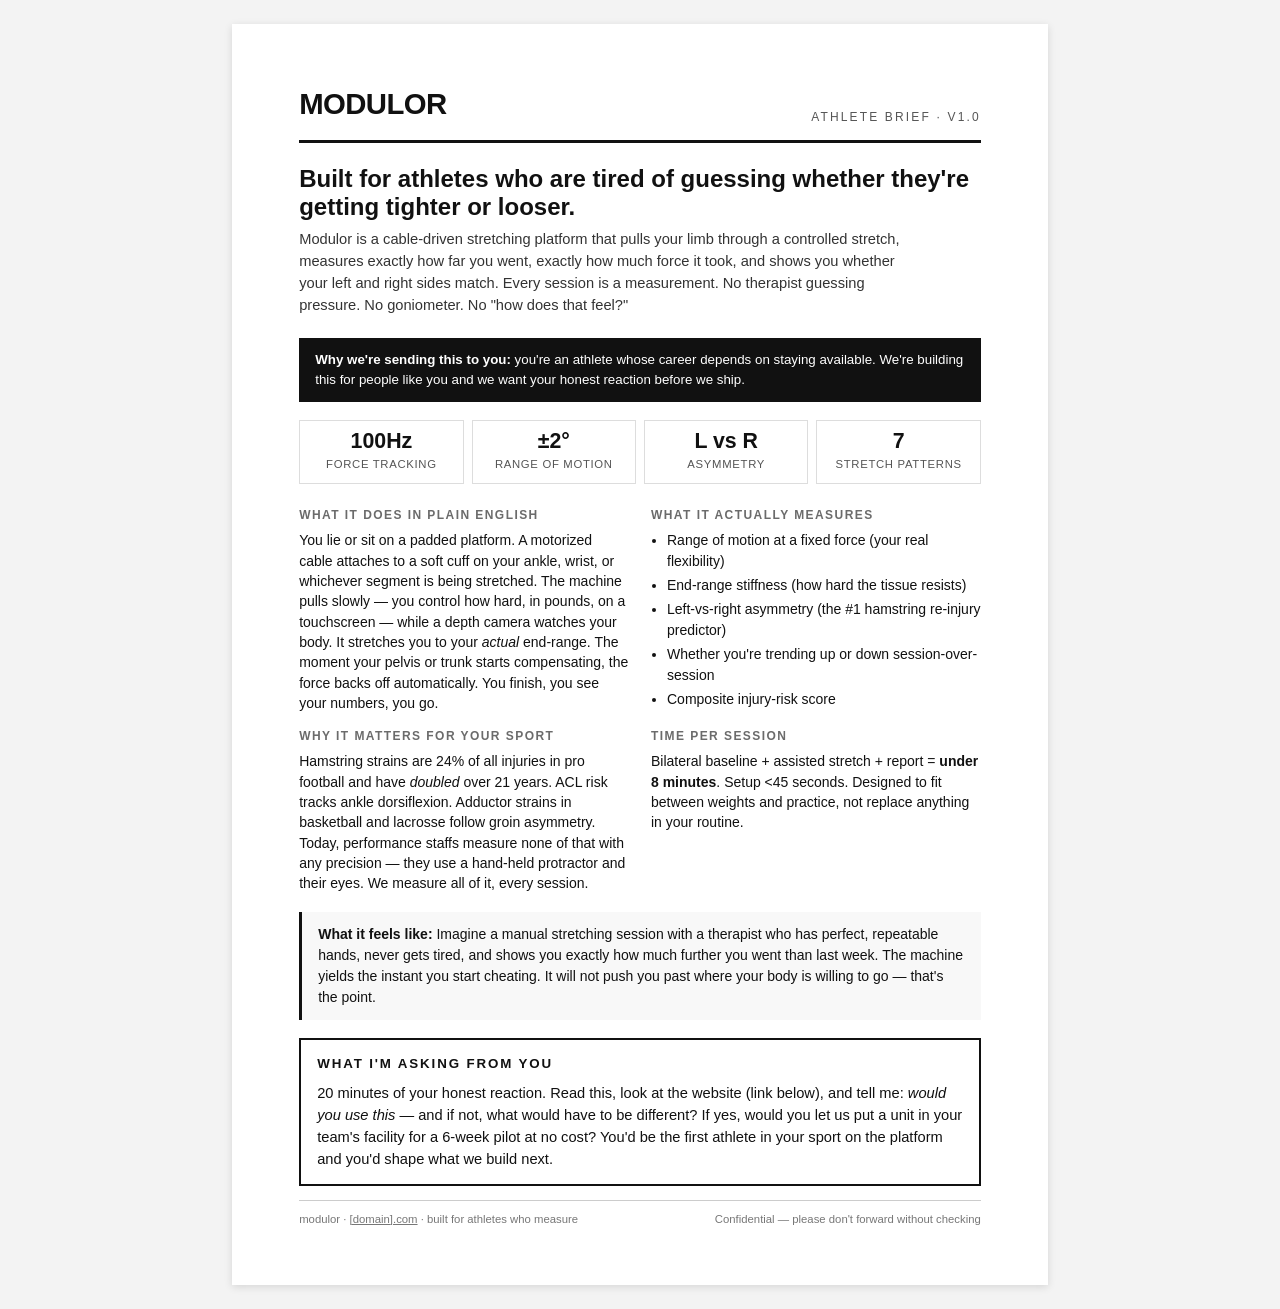
<file: briefs/athlete-brief.html>
<!DOCTYPE html>
<html lang="en">
<head>
<meta charset="UTF-8">
<meta name="viewport" content="width=device-width, initial-scale=1.0">
  <link rel="icon" type="image/png" href="../modulor-icon.png">
<title>Modulor — Athlete Brief</title>
<style>
  * { margin: 0; padding: 0; box-sizing: border-box; }
  body {
    font-family: 'Helvetica Neue', Helvetica, Arial, sans-serif;
    background: #f3f3f3;
    color: #111;
    line-height: 1.5;
  }
  .page {
    width: 8.5in;
    min-height: 11in;
    margin: 0.25in auto;
    padding: 0.6in 0.7in;
    background: #fff;
    box-shadow: 0 2px 8px rgba(0,0,0,0.12);
    position: relative;
  }
  header.brief-header {
    border-bottom: 3px solid #111;
    padding-bottom: 14px;
    margin-bottom: 22px;
    display: flex;
    justify-content: space-between;
    align-items: flex-end;
  }
  .brand { font-size: 22pt; font-weight: 800; letter-spacing: -0.02em; }
  .doc-tag {
    font-size: 9pt;
    text-transform: uppercase;
    letter-spacing: 0.18em;
    color: #555;
  }
  h1 {
    font-size: 18pt;
    font-weight: 700;
    line-height: 1.2;
    margin-bottom: 6px;
  }
  .lede {
    font-size: 11pt;
    color: #333;
    margin-bottom: 22px;
    max-width: 6.5in;
  }
  .grid {
    display: grid;
    grid-template-columns: 1fr 1fr;
    gap: 14px 22px;
    margin-bottom: 18px;
  }
  .block { padding: 0; }
  .block h3 {
    font-size: 9pt;
    text-transform: uppercase;
    letter-spacing: 0.12em;
    color: #6b6b6b;
    margin-bottom: 6px;
    font-weight: 700;
  }
  .block p { font-size: 10.5pt; line-height: 1.45; }
  .block ul { font-size: 10.5pt; padding-left: 16px; line-height: 1.5; }
  .block ul li { margin-bottom: 3px; }

  .what-it-feels-like {
    background: #f8f8f8;
    border-left: 3px solid #111;
    padding: 12px 16px;
    margin: 16px 0;
    font-size: 10.5pt;
  }

  .stats {
    display: grid;
    grid-template-columns: repeat(4, 1fr);
    gap: 8px;
    margin: 14px 0 22px;
  }
  .stat {
    border: 1px solid #ddd;
    padding: 10px;
    text-align: center;
  }
  .stat .num {
    font-size: 16pt;
    font-weight: 800;
    line-height: 1;
    margin-bottom: 4px;
  }
  .stat .lbl {
    font-size: 8.5pt;
    color: #555;
    text-transform: uppercase;
    letter-spacing: 0.06em;
  }

  .ask-box {
    border: 2px solid #111;
    padding: 14px 16px;
    margin: 18px 0 14px;
  }
  .ask-box h3 {
    font-size: 10pt;
    text-transform: uppercase;
    letter-spacing: 0.14em;
    margin-bottom: 8px;
  }
  .ask-box p { font-size: 11pt; line-height: 1.5; }

  .why-you {
    font-size: 10pt;
    background: #111;
    color: #fff;
    padding: 12px 16px;
    margin-bottom: 18px;
  }

  footer.brief-footer {
    border-top: 1px solid #ccc;
    padding-top: 10px;
    font-size: 8.5pt;
    color: #777;
    display: flex;
    justify-content: space-between;
  }

  @media print {
    body { background: #fff; }
    .page { box-shadow: none; margin: 0; }
    @page { size: 8.5in 11in; margin: 0; }
  }
</style>
</head>
<body>
<div class="page">

  <header class="brief-header">
    <div class="brand">MODULOR</div>
    <div class="doc-tag">Athlete Brief &middot; v1.0</div>
  </header>

  <h1>Built for athletes who are tired of guessing whether they're getting tighter or looser.</h1>
  <p class="lede">
    Modulor is a cable-driven stretching platform that pulls your limb through a controlled stretch, measures exactly how far you went, exactly how much force it took, and shows you whether your left and right sides match. Every session is a measurement. No therapist guessing pressure. No goniometer. No "how does that feel?"
  </p>

  <div class="why-you">
    <strong>Why we're sending this to you:</strong> you're an athlete whose career depends on staying available. We're building this for people like you and we want your honest reaction before we ship.
  </div>

  <div class="stats">
    <div class="stat"><div class="num">100Hz</div><div class="lbl">Force tracking</div></div>
    <div class="stat"><div class="num">±2&deg;</div><div class="lbl">Range of motion</div></div>
    <div class="stat"><div class="num">L vs R</div><div class="lbl">Asymmetry</div></div>
    <div class="stat"><div class="num">7</div><div class="lbl">Stretch patterns</div></div>
  </div>

  <div class="grid">
    <div class="block">
      <h3>What it does in plain English</h3>
      <p>You lie or sit on a padded platform. A motorized cable attaches to a soft cuff on your ankle, wrist, or whichever segment is being stretched. The machine pulls slowly &mdash; you control how hard, in pounds, on a touchscreen &mdash; while a depth camera watches your body. It stretches you to your <em>actual</em> end-range. The moment your pelvis or trunk starts compensating, the force backs off automatically. You finish, you see your numbers, you go.</p>
    </div>

    <div class="block">
      <h3>What it actually measures</h3>
      <ul>
        <li>Range of motion at a fixed force (your real flexibility)</li>
        <li>End-range stiffness (how hard the tissue resists)</li>
        <li>Left-vs-right asymmetry (the #1 hamstring re-injury predictor)</li>
        <li>Whether you're trending up or down session-over-session</li>
        <li>Composite injury-risk score</li>
      </ul>
    </div>

    <div class="block">
      <h3>Why it matters for your sport</h3>
      <p>Hamstring strains are 24% of all injuries in pro football and have <em>doubled</em> over 21 years. ACL risk tracks ankle dorsiflexion. Adductor strains in basketball and lacrosse follow groin asymmetry. Today, performance staffs measure none of that with any precision &mdash; they use a hand-held protractor and their eyes. We measure all of it, every session.</p>
    </div>

    <div class="block">
      <h3>Time per session</h3>
      <p>Bilateral baseline + assisted stretch + report = <strong>under 8 minutes</strong>. Setup &lt;45 seconds. Designed to fit between weights and practice, not replace anything in your routine.</p>
    </div>
  </div>

  <div class="what-it-feels-like">
    <strong>What it feels like:</strong> Imagine a manual stretching session with a therapist who has perfect, repeatable hands, never gets tired, and shows you exactly how much further you went than last week. The machine yields the instant you start cheating. It will not push you past where your body is willing to go &mdash; that's the point.
  </div>

  <div class="ask-box">
    <h3>What I'm asking from you</h3>
    <p>20 minutes of your honest reaction. Read this, look at the website (link below), and tell me: <em>would you use this</em> &mdash; and if not, what would have to be different? If yes, would you let us put a unit in your team's facility for a 6-week pilot at no cost? You'd be the first athlete in your sport on the platform and you'd shape what we build next.</p>
  </div>

  <footer class="brief-footer">
    <div>modulor &middot; <a href="#" style="color:#777;">[domain].com</a> &middot; built for athletes who measure</div>
    <div>Confidential &mdash; please don't forward without checking</div>
  </footer>

</div>
</body>
</html>
</file>
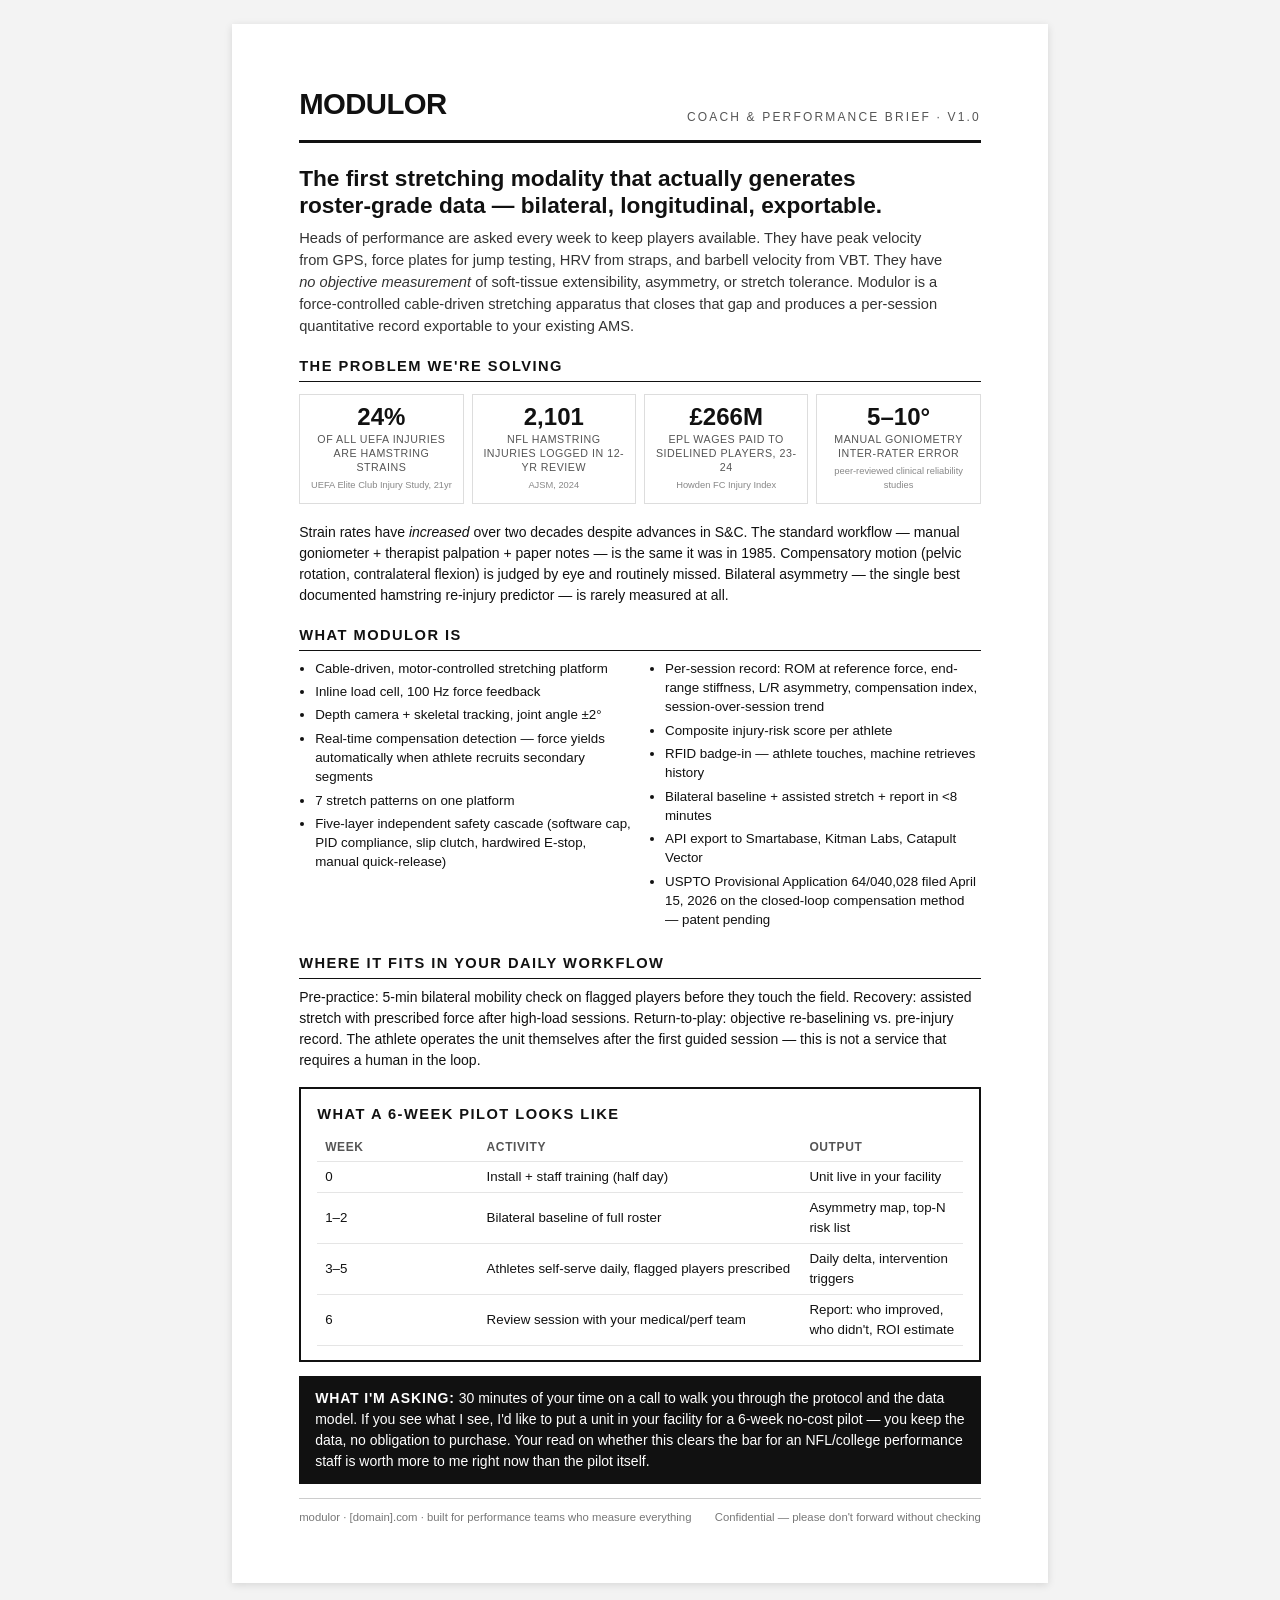
<file: briefs/coach-brief.html>
<!DOCTYPE html>
<html lang="en">
<head>
<meta charset="UTF-8">
<meta name="viewport" content="width=device-width, initial-scale=1.0">
  <link rel="icon" type="image/png" href="../modulor-icon.png">
<title>Modulor — Coach &amp; Performance Brief</title>
<style>
  * { margin: 0; padding: 0; box-sizing: border-box; }
  body {
    font-family: 'Helvetica Neue', Helvetica, Arial, sans-serif;
    background: #f3f3f3;
    color: #111;
    line-height: 1.5;
  }
  .page {
    width: 8.5in;
    min-height: 11in;
    margin: 0.25in auto;
    padding: 0.6in 0.7in;
    background: #fff;
    box-shadow: 0 2px 8px rgba(0,0,0,0.12);
    position: relative;
  }
  header.brief-header {
    border-bottom: 3px solid #111;
    padding-bottom: 14px;
    margin-bottom: 22px;
    display: flex;
    justify-content: space-between;
    align-items: flex-end;
  }
  .brand { font-size: 22pt; font-weight: 800; letter-spacing: -0.02em; }
  .doc-tag {
    font-size: 9pt;
    text-transform: uppercase;
    letter-spacing: 0.18em;
    color: #555;
  }
  h1 {
    font-size: 17pt;
    font-weight: 700;
    line-height: 1.2;
    margin-bottom: 8px;
    max-width: 6.5in;
  }
  .lede {
    font-size: 11pt;
    color: #333;
    margin-bottom: 18px;
    max-width: 6.7in;
  }

  h2 {
    font-size: 11pt;
    text-transform: uppercase;
    letter-spacing: 0.10em;
    margin: 18px 0 8px;
    border-bottom: 1px solid #111;
    padding-bottom: 4px;
  }

  .problem-stats {
    display: grid;
    grid-template-columns: repeat(4, 1fr);
    gap: 8px;
    margin: 12px 0 18px;
  }
  .stat {
    border: 1px solid #ddd;
    padding: 10px 8px;
    text-align: center;
  }
  .stat .num {
    font-size: 18pt;
    font-weight: 800;
    line-height: 1;
    margin-bottom: 4px;
  }
  .stat .lbl {
    font-size: 8pt;
    color: #555;
    text-transform: uppercase;
    letter-spacing: 0.05em;
    line-height: 1.3;
  }
  .stat .src {
    font-size: 7pt;
    color: #888;
    margin-top: 4px;
  }

  .twocol {
    display: grid;
    grid-template-columns: 1fr 1fr;
    gap: 18px;
    margin-bottom: 12px;
  }

  ul.tight {
    font-size: 10pt;
    padding-left: 16px;
    line-height: 1.45;
  }
  ul.tight li { margin-bottom: 4px; }
  p { font-size: 10.5pt; line-height: 1.5; }

  .pilot {
    border: 2px solid #111;
    padding: 14px 16px;
    margin: 16px 0 12px;
  }
  .pilot h2 { border: none; padding: 0; margin: 0 0 8px; }
  .pilot table {
    width: 100%;
    border-collapse: collapse;
    font-size: 10pt;
  }
  .pilot th, .pilot td {
    text-align: left;
    padding: 5px 8px;
    border-bottom: 1px solid #e5e5e5;
  }
  .pilot th { font-weight: 700; color: #555; font-size: 9pt; text-transform: uppercase; letter-spacing: 0.05em; }

  .ask {
    background: #111;
    color: #fff;
    padding: 12px 16px;
    margin: 14px 0 10px;
    font-size: 10.5pt;
  }
  .ask strong { letter-spacing: 0.06em; }

  footer.brief-footer {
    border-top: 1px solid #ccc;
    padding-top: 10px;
    font-size: 8.5pt;
    color: #777;
    display: flex;
    justify-content: space-between;
    margin-top: 14px;
  }

  @media print {
    body { background: #fff; }
    .page { box-shadow: none; margin: 0; }
    @page { size: 8.5in 11in; margin: 0; }
  }
</style>
</head>
<body>
<div class="page">

  <header class="brief-header">
    <div class="brand">MODULOR</div>
    <div class="doc-tag">Coach &amp; Performance Brief &middot; v1.0</div>
  </header>

  <h1>The first stretching modality that actually generates roster-grade data &mdash; bilateral, longitudinal, exportable.</h1>
  <p class="lede">
    Heads of performance are asked every week to keep players available. They have peak velocity from GPS, force plates for jump testing, HRV from straps, and barbell velocity from VBT. They have <em>no objective measurement</em> of soft-tissue extensibility, asymmetry, or stretch tolerance. Modulor is a force-controlled cable-driven stretching apparatus that closes that gap and produces a per-session quantitative record exportable to your existing AMS.
  </p>

  <h2>The Problem We're Solving</h2>
  <div class="problem-stats">
    <div class="stat"><div class="num">24%</div><div class="lbl">of all UEFA injuries are hamstring strains</div><div class="src">UEFA Elite Club Injury Study, 21yr</div></div>
    <div class="stat"><div class="num">2,101</div><div class="lbl">NFL hamstring injuries logged in 12-yr review</div><div class="src">AJSM, 2024</div></div>
    <div class="stat"><div class="num">£266M</div><div class="lbl">EPL wages paid to sidelined players, 23-24</div><div class="src">Howden FC Injury Index</div></div>
    <div class="stat"><div class="num">5&ndash;10&deg;</div><div class="lbl">manual goniometry inter-rater error</div><div class="src">peer-reviewed clinical reliability studies</div></div>
  </div>

  <p>Strain rates have <em>increased</em> over two decades despite advances in S&amp;C. The standard workflow &mdash; manual goniometer + therapist palpation + paper notes &mdash; is the same it was in 1985. Compensatory motion (pelvic rotation, contralateral flexion) is judged by eye and routinely missed. Bilateral asymmetry &mdash; the single best documented hamstring re-injury predictor &mdash; is rarely measured at all.</p>

  <h2>What Modulor Is</h2>
  <div class="twocol">
    <div>
      <ul class="tight">
        <li>Cable-driven, motor-controlled stretching platform</li>
        <li>Inline load cell, 100 Hz force feedback</li>
        <li>Depth camera + skeletal tracking, joint angle &plusmn;2&deg;</li>
        <li>Real-time compensation detection &mdash; force yields automatically when athlete recruits secondary segments</li>
        <li>7 stretch patterns on one platform</li>
        <li>Five-layer independent safety cascade (software cap, PID compliance, slip clutch, hardwired E-stop, manual quick-release)</li>
      </ul>
    </div>
    <div>
      <ul class="tight">
        <li>Per-session record: ROM at reference force, end-range stiffness, L/R asymmetry, compensation index, session-over-session trend</li>
        <li>Composite injury-risk score per athlete</li>
        <li>RFID badge-in &mdash; athlete touches, machine retrieves history</li>
        <li>Bilateral baseline + assisted stretch + report in &lt;8 minutes</li>
        <li>API export to Smartabase, Kitman Labs, Catapult Vector</li>
        <li>USPTO Provisional Application 64/040,028 filed April 15, 2026 on the closed-loop compensation method &mdash; patent pending</li>
      </ul>
    </div>
  </div>

  <h2>Where It Fits in Your Daily Workflow</h2>
  <p>Pre-practice: 5-min bilateral mobility check on flagged players before they touch the field. Recovery: assisted stretch with prescribed force after high-load sessions. Return-to-play: objective re-baselining vs. pre-injury record. The athlete operates the unit themselves after the first guided session &mdash; this is not a service that requires a human in the loop.</p>

  <div class="pilot">
    <h2>What a 6-Week Pilot Looks Like</h2>
    <table>
      <tr><th style="width:25%;">Week</th><th style="width:50%;">Activity</th><th>Output</th></tr>
      <tr><td>0</td><td>Install + staff training (half day)</td><td>Unit live in your facility</td></tr>
      <tr><td>1&ndash;2</td><td>Bilateral baseline of full roster</td><td>Asymmetry map, top-N risk list</td></tr>
      <tr><td>3&ndash;5</td><td>Athletes self-serve daily, flagged players prescribed</td><td>Daily delta, intervention triggers</td></tr>
      <tr><td>6</td><td>Review session with your medical/perf team</td><td>Report: who improved, who didn't, ROI estimate</td></tr>
    </table>
  </div>

  <div class="ask">
    <strong>WHAT I'M ASKING:</strong> 30 minutes of your time on a call to walk you through the protocol and the data model. If you see what I see, I'd like to put a unit in your facility for a 6-week no-cost pilot &mdash; you keep the data, no obligation to purchase. Your read on whether this clears the bar for an NFL/college performance staff is worth more to me right now than the pilot itself.
  </div>

  <footer class="brief-footer">
    <div>modulor &middot; [domain].com &middot; built for performance teams who measure everything</div>
    <div>Confidential &mdash; please don't forward without checking</div>
  </footer>

</div>
</body>
</html>
</file>
<file: style.css>
/* ============================================================
   MODULOR — Style Sheet
   Clinical, premium, credible. Force-plate precision aesthetic.
   ============================================================ */

/* === 1. RESET + BASE === */
*, *::before, *::after {
  margin: 0;
  padding: 0;
  box-sizing: border-box;
}

html {
  scroll-behavior: smooth;
  -webkit-text-size-adjust: 100%;
}

body {
  font-family: 'Inter', -apple-system, BlinkMacSystemFont, 'Segoe UI', sans-serif;
  color: #e0e0e0;
  background: #222426;
  line-height: 1.6;
  -webkit-font-smoothing: antialiased;
  -moz-osx-font-smoothing: grayscale;
}

a {
  color: inherit;
  text-decoration: none;
}

img {
  max-width: 100%;
  display: block;
}

button {
  cursor: pointer;
  font-family: inherit;
}

/* === 2. LAYOUT === */
.container {
  max-width: 1100px;
  margin: 0 auto;
  padding: 0 24px;
}

.section {
  padding: 130px 0;
}

.section-dark {
  background: #181A1C;
  color: #e0e0e0;
}

/* === 3. NAV === */
nav {
  position: fixed;
  top: 0;
  left: 0;
  right: 0;
  z-index: 100;
  background: rgba(34, 36, 38, 0.92);
  backdrop-filter: blur(16px);
  -webkit-backdrop-filter: blur(16px);
  border-bottom: 1px solid rgba(255, 255, 255, 0.06);
}

.nav-inner {
  max-width: 1100px;
  margin: 0 auto;
  padding: 16px 24px;
  display: flex;
  align-items: center;
  justify-content: space-between;
}

.logo {
  display: flex;
  align-items: center;
  gap: 10px;
}

.logo img {
  height: 36px;
  width: auto;
  max-width: 180px;
  object-fit: contain;
  filter: invert(1);
  mix-blend-mode: screen;
}

.nav-links {
  display: flex;
  align-items: center;
  gap: 16px;
}

.nav-link {
  font-size: 13px;
  font-weight: 500;
  color: #888;
  text-decoration: none;
  transition: color 0.2s ease;
  letter-spacing: 0.01em;
}

.nav-link:hover {
  color: #e0e0e0;
}

.nav-link.active {
  color: #fafafa;
  font-weight: 600;
}

.nav-cta {
  font-size: 13px;
  font-weight: 500;
  padding: 9px 22px;
  background: rgba(255,255,255,0.1);
  color: #fff;
  border: 1px solid rgba(255,255,255,0.15);
  border-radius: 6px;
  transition: background 0.2s ease, transform 0.15s ease;
  letter-spacing: 0.01em;
}

.nav-cta:hover {
  background: rgba(255,255,255,0.18);
  transform: translateY(-1px);
}

/* === 4. HERO === */
.hero {
  min-height: 100vh;
  display: flex;
  align-items: center;
  padding: 140px 24px 100px;
  background: #222426;
}

.hero-content {
  max-width: 1100px;
  margin: 0 auto;
  width: 100%;
  display: flex;
  flex-direction: column;
  align-items: stretch;
}

.hero-wordmark {
  width: 100%;
  height: auto;
  max-width: none;
  filter: invert(1);
  mix-blend-mode: screen;
  margin-bottom: 32px;
}

/* Hero typography */
.tag {
  font-size: 13px;
  font-weight: 500;
  letter-spacing: 0.08em;
  text-transform: uppercase;
  color: #666;
  margin-bottom: 20px;
}

.hero h1 {
  font-family: 'Inter Tight', sans-serif;
  font-size: clamp(40px, 6vw, 64px);
  font-weight: 700;
  line-height: 1.08;
  letter-spacing: -0.02em;
  margin-bottom: 24px;
  color: #fafafa;
}

.subtitle {
  font-size: 17px;
  line-height: 1.65;
  color: #888;
  max-width: 540px;
  margin-bottom: 40px;
}

.hero-ctas {
  display: flex;
  gap: 12px;
  flex-wrap: wrap;
  justify-content: center;
  margin-bottom: 64px;
}

/* Hero metrics — 4-column, clean cards, no border-top */
.hero-stats {
  display: grid;
  grid-template-columns: repeat(4, 1fr);
  gap: 24px;
  width: 100%;
  max-width: 720px;
}

.stat {
  background: rgba(255,255,255,0.04);
  border: 1px solid rgba(255,255,255,0.08);
  border-radius: 10px;
  padding: 20px 16px;
  text-align: center;
  transition: border-color 0.2s ease;
}

.stat:hover {
  border-color: rgba(255,255,255,0.16);
}

.stat-num {
  display: block;
  font-size: 24px;
  font-weight: 600;
  letter-spacing: -0.02em;
  color: #F3F0E8;
  margin-bottom: 4px;
}

.stat-label {
  display: block;
  font-size: 12px;
  color: #777;
  letter-spacing: 0.01em;
}

/* Hero metrics — full-width row below split */
.hero-metrics {
  display: grid;
  grid-template-columns: repeat(4, 1fr);
  gap: 16px;
  width: 100%;
  margin-top: 48px;
}

.metric-card {
  background: rgba(255,255,255,0.04);
  border: 1px solid rgba(255,255,255,0.06);
  border-radius: 10px;
  padding: 18px 14px;
  text-align: center;
}

.metric-num {
  display: block;
  font-size: 20px;
  font-weight: 700;
  color: #F3F0E8;
  margin-bottom: 4px;
}

.metric-label {
  display: block;
  font-size: 11px;
  color: #666;
  letter-spacing: 0.01em;
}

/* === 5. BUTTONS === */
.btn {
  display: inline-block;
  padding: 14px 28px;
  font-size: 15px;
  font-weight: 500;
  border-radius: 8px;
  transition: all 0.2s ease;
  cursor: pointer;
  border: none;
  font-family: inherit;
  letter-spacing: 0.005em;
}

.btn:disabled {
  opacity: 0.4;
  cursor: not-allowed;
}

.btn-primary {
  background: #F3F0E8;
  color: #111315;
}

.btn-primary:hover:not(:disabled) {
  background: #C8C5BC;
  transform: translateY(-1px);
}

.btn-secondary {
  background: transparent;
  color: #e0e0e0;
  border: 1.5px solid rgba(255,255,255,0.2);
}

.btn-secondary:hover:not(:disabled) {
  border-color: rgba(255,255,255,0.5);
}

/* === 6. SECTION HEADERS === */
.section-tag {
  font-size: 11px;
  font-weight: 700;
  letter-spacing: 0.14em;
  text-transform: uppercase;
  color: #6D7378;
  margin-bottom: 16px;
}

.section h2 {
  font-family: 'Inter Tight', sans-serif;
  font-size: clamp(32px, 4vw, 52px);
  font-weight: 700;
  line-height: 1.1;
  letter-spacing: -0.01em;
  margin-bottom: 48px;
  max-width: 680px;
}

/* === 7. TWO-COL LAYOUT === */
.two-col {
  display: grid;
  grid-template-columns: 1fr 1fr;
  gap: 48px;
}

.col p {
  color: #999;
  margin-bottom: 16px;
  font-size: 16px;
  line-height: 1.65;
}

/* === WHAT THIS IS NOT === */
.not-grid {
  display: grid;
  grid-template-columns: 1fr 1fr;
  gap: 24px;
}

.not-item {
  padding: 28px 24px;
  background: rgba(255,255,255,0.03);
  border: 1px solid rgba(255,255,255,0.06);
  border-radius: 10px;
}

.not-item h3 {
  font-size: 18px;
  font-weight: 600;
  color: #e8e8e8;
  margin-bottom: 10px;
}

.not-item p {
  font-size: 15px;
  color: #888;
  line-height: 1.65;
}

/* === WHY IT MATTERS === */
.value-list {
  max-width: 760px;
  margin: 0 auto;
}

.value-item {
  display: flex;
  gap: 24px;
  padding: 28px 0;
  border-bottom: 1px solid rgba(255,255,255,0.06);
  align-items: flex-start;
}

.value-item:last-child {
  border-bottom: none;
}

.value-num {
  flex-shrink: 0;
  width: 40px;
  height: 40px;
  border-radius: 50%;
  background: rgba(255,255,255,0.08);
  color: #e0e0e0;
  display: flex;
  align-items: center;
  justify-content: center;
  font-size: 16px;
  font-weight: 700;
  margin-top: 2px;
}

.value-body h3 {
  font-size: 18px;
  font-weight: 600;
  color: #e8e8e8;
  margin-bottom: 8px;
}

.value-body p {
  font-size: 15px;
  color: #888;
  line-height: 1.65;
}

/* === MACHINE BREAKDOWN === */
.machine-breakdown {
  display: grid;
  grid-template-columns: 1fr 1fr;
  gap: 48px;
}

.machine-col {
  display: flex;
  flex-direction: column;
  gap: 32px;
}

.machine-component h3 {
  font-size: 17px;
  font-weight: 600;
  color: #e8e8e8;
  margin-bottom: 8px;
}

.machine-component p {
  font-size: 15px;
  color: #888;
  line-height: 1.65;
}

.safety-list {
  list-style: none;
  padding: 0;
  margin: 10px 0 0 0;
}

.safety-list li {
  font-size: 14px;
  color: #888;
  padding: 6px 0;
  border-bottom: 1px solid rgba(255,255,255,0.04);
  padding-left: 16px;
  position: relative;
}

.safety-list li::before {
  content: '';
  position: absolute;
  left: 0;
  top: 13px;
  width: 6px;
  height: 6px;
  border-radius: 50%;
  background: #A94A3B;
}

.machine-summary {
  margin-top: 40px;
  padding: 24px 28px;
  background: rgba(255,255,255,0.02);
  border: 1px solid rgba(255,255,255,0.06);
  border-radius: 10px;
}

.machine-summary p {
  font-size: 14px;
  color: #888;
  line-height: 1.65;
}

/* === SCHEDULE GRID === */
.schedule-grid {
  display: grid;
  grid-template-columns: 1fr 1fr;
  gap: 24px;
}

.schedule-block {
  padding: 28px 24px;
  background: rgba(255,255,255,0.03);
  border: 1px solid rgba(255,255,255,0.08);
  border-radius: 10px;
}

.schedule-block-highlight {
  grid-column: 1 / -1;
  border-color: rgba(17,59,44,0.30);
  background: rgba(17,59,44,0.08);
}

.schedule-time {
  font-size: 12px;
  font-weight: 600;
  text-transform: uppercase;
  letter-spacing: 0.08em;
  color: #3D7A5A;
  margin-bottom: 12px;
}

.schedule-block h3 {
  font-size: 18px;
  font-weight: 600;
  color: #fafafa;
  margin-bottom: 10px;
}

.schedule-block p {
  font-size: 15px;
  color: #999;
  line-height: 1.65;
}

.schedule-params {
  display: flex;
  flex-wrap: wrap;
  gap: 8px;
  margin-top: 16px;
}

.schedule-quote {
  font-style: italic;
  color: #3D7A5A;
  font-size: 16px;
  font-weight: 500;
  margin: 12px 0;
}

/* === PROBLEMS LIST === */
.problems-list {
  max-width: 760px;
  margin: 0 auto;
}

.problem-item {
  display: flex;
  gap: 24px;
  padding: 28px 0;
  border-bottom: 1px solid rgba(255,255,255,0.06);
  align-items: flex-start;
}

.problem-item:last-child {
  border-bottom: none;
}

.problem-num {
  flex-shrink: 0;
  font-size: 32px;
  font-weight: 700;
  color: rgba(255,255,255,0.06);
  line-height: 1;
  width: 44px;
  text-align: right;
}

.problem-body h3 {
  font-size: 18px;
  font-weight: 600;
  color: #fafafa;
  margin-bottom: 8px;
}

.problem-body p {
  font-size: 15px;
  color: #999;
  line-height: 1.65;
}

/* === WHO BENEFITS === */
.benefit-tiers {
  display: grid;
  grid-template-columns: 1fr 1fr;
  gap: 24px;
}

.benefit-tier {
  padding: 28px 24px;
  background: rgba(255,255,255,0.03);
  border: 1px solid rgba(255,255,255,0.06);
  border-radius: 10px;
}

.benefit-priority {
  font-size: 11px;
  font-weight: 600;
  text-transform: uppercase;
  letter-spacing: 0.06em;
  padding: 3px 10px;
  border-radius: 4px;
  display: inline-block;
  margin-bottom: 14px;
}

.benefit-priority.high {
  color: #F3F0E8;
  background: #113B2C;
  border: 1px solid rgba(17,59,44,0.8);
}

.benefit-priority.med {
  color: #8BA5B8;
  background: rgba(94,116,133,0.12);
  border: 1px solid rgba(94,116,133,0.28);
}

.benefit-tier h3 {
  font-size: 18px;
  font-weight: 600;
  color: #e8e8e8;
  margin-bottom: 8px;
}

.benefit-tier p {
  font-size: 15px;
  color: #888;
  line-height: 1.65;
}

/* === FAQ ACCORDION === */
.faq-list {
  max-width: 720px;
  margin: 0 auto;
}

.faq-item {
  border-bottom: 1px solid rgba(255,255,255,0.06);
}

.faq-item:last-child {
  border-bottom: none;
}

.faq-q {
  width: 100%;
  display: flex;
  justify-content: space-between;
  align-items: center;
  padding: 24px 0;
  background: none;
  border: none;
  color: #e8e8e8;
  font-size: 17px;
  font-weight: 600;
  font-family: inherit;
  text-align: left;
  cursor: pointer;
  transition: color 0.2s;
  gap: 16px;
}

.faq-q:hover {
  color: #fff;
}

.faq-icon {
  flex-shrink: 0;
  color: #666;
  transition: transform 0.3s ease, color 0.2s;
}

.faq-item.open .faq-icon {
  transform: rotate(180deg);
  color: #e0e0e0;
}

.faq-a {
  max-height: 0;
  overflow: hidden;
  transition: max-height 0.35s ease, padding 0.35s ease;
  padding: 0 0 0 0;
}

.faq-item.open .faq-a {
  max-height: 300px;
  padding: 0 0 24px 0;
}

.faq-a p {
  font-size: 15px;
  color: #888;
  line-height: 1.65;
}

/* === PURCHASE TRIGGERS === */
.buy-list {
  max-width: 680px;
  margin: 0 auto;
}

.buy-item {
  display: flex;
  gap: 24px;
  padding: 24px 0;
  border-bottom: 1px solid rgba(255,255,255,0.06);
  align-items: flex-start;
}

.buy-item:last-child {
  border-bottom: none;
}

.buy-num {
  flex-shrink: 0;
  width: 36px;
  height: 36px;
  border-radius: 50%;
  background: rgba(255,255,255,0.08);
  color: #e0e0e0;
  display: flex;
  align-items: center;
  justify-content: center;
  font-size: 15px;
  font-weight: 700;
}

.buy-body h3 {
  font-size: 18px;
  font-weight: 600;
  color: #e8e8e8;
  margin-bottom: 4px;
}

.buy-body p {
  font-size: 15px;
  color: #888;
  line-height: 1.5;
}

/* === 8. PROTOCOL STEPS — 3x2 grid === */
/* Section subtitle */
.section-sub {
  font-size: 17px;
  color: #777;
  max-width: 680px;
  margin: -16px auto 48px;
  line-height: 1.65;
  text-align: center;
}

/* Protocol mode cards */
.protocol-modes {
  display: grid;
  grid-template-columns: repeat(auto-fit, minmax(280px, 1fr));
  gap: 24px;
  margin-top: 16px;
}

.protocol-mode {
  background: rgba(255,255,255,0.04);
  border: 1px solid rgba(255,255,255,0.08);
  border-radius: 12px;
  padding: 32px 28px;
  transition: border-color 0.3s, background 0.3s;
}

.protocol-mode:hover {
  border-color: rgba(255,255,255,0.16);
  background: rgba(255,255,255,0.06);
}

.mode-icon {
  width: 40px;
  height: 40px;
  margin-bottom: 20px;
}

.mode-icon svg {
  width: 100%;
  height: 100%;
}

.protocol-mode h3 {
  font-size: 18px;
  font-weight: 600;
  color: #fafafa;
  margin-bottom: 6px;
}

.mode-context {
  font-size: 13px;
  color: #666;
  text-transform: uppercase;
  letter-spacing: 0.06em;
  margin-bottom: 14px;
}

.protocol-mode p {
  font-size: 15px;
  color: #999;
  line-height: 1.65;
}

.mode-params {
  display: flex;
  flex-wrap: wrap;
  gap: 8px;
  margin-top: 16px;
}

.mode-params span {
  font-size: 12px;
  color: #777;
  background: rgba(255,255,255,0.05);
  padding: 4px 10px;
  border-radius: 20px;
  border: 1px solid rgba(255,255,255,0.06);
}

/* Session flow (8 steps) */
.session-steps {
  max-width: 760px;
  margin: 0 auto;
}

.session-step {
  display: flex;
  gap: 28px;
  padding: 28px 0;
  border-bottom: 1px solid rgba(255,255,255,0.06);
  align-items: flex-start;
}

.session-step:last-child {
  border-bottom: none;
}

.session-step .step-num {
  font-size: 36px;
  font-weight: 700;
  color: rgba(255,255,255,0.08);
  line-height: 1;
  letter-spacing: -0.02em;
  flex-shrink: 0;
  width: 52px;
  text-align: right;
}

.step-body h3 {
  font-size: 18px;
  font-weight: 600;
  color: #e8e8e8;
  margin-bottom: 8px;
}

.step-body p {
  font-size: 15px;
  color: #888;
  line-height: 1.65;
}

/* === 9. INTERACTIVE DEMO === */
.demo-intro {
  font-size: 17px;
  color: #888;
  max-width: 520px;
  margin-bottom: 48px;
  line-height: 1.65;
}

.demo-wrap {
  display: grid;
  grid-template-columns: 1fr 1fr;
  gap: 48px;
  align-items: start;
}

/* Machine visual — sticky left panel */
.machine-visual {
  position: sticky;
  top: 100px;
}

.machine-svg {
  width: 100%;
  max-width: 460px;
  height: auto;
}

/* Cable / cuff / load-cell transitions (clinical precision) */
.machine-svg .cable {
  transition: opacity 0.6s ease, stroke 0.6s ease, stroke-width 0.4s ease;
}

.machine-svg .cuff {
  transition: stroke 0.4s ease, fill 0.4s ease;
}

.machine-svg .load-cell {
  transition: stroke 0.4s ease, fill 0.4s ease, opacity 0.3s ease;
}

.machine-svg .motor {
  transition: fill 0.6s ease;
}

.machine-svg .limb {
  transition: all 0.3s ease;
}

.machine-svg .camera-lens {
  transition: stroke 0.4s ease;
}

/* Demo panel */
.demo-panel {
  min-height: 460px;
  display: flex;
  flex-direction: column;
}

/* Steps indicator — dots and connecting lines */
.demo-steps-indicator {
  display: flex;
  align-items: center;
  gap: 0;
  margin-bottom: 32px;
}

.demo-step-dot {
  width: 14px;
  height: 14px;
  border-radius: 50%;
  background: rgba(255,255,255,0.1);
  border: 2px solid rgba(255,255,255,0.1);
  cursor: pointer;
  transition: all 0.3s ease;
  flex-shrink: 0;
}

.demo-step-dot.active {
  background: #fafafa;
  border-color: #fafafa;
}

.demo-step-dot.current {
  border-color: #F3F0E8;
  background: #222426;
  box-shadow: 0 0 0 3px rgba(255, 255, 255, 0.12);
}

.demo-step-line {
  flex: 1;
  height: 2px;
  background: rgba(255,255,255,0.1);
  margin: 0 4px;
}

/* Step content panels with fade-in */
.demo-step-content {
  display: none;
  animation: fadeInUp 0.4s ease;
}

.demo-step-content.active {
  display: block;
}

@keyframes fadeInUp {
  from {
    opacity: 0;
    transform: translateY(12px);
  }
  to {
    opacity: 1;
    transform: translateY(0);
  }
}

/* Step badge */
.demo-step-badge {
  display: inline-block;
  font-size: 11px;
  font-weight: 600;
  text-transform: uppercase;
  letter-spacing: 0.08em;
  padding: 4px 10px;
  background: rgba(255,255,255,0.1);
  color: #e0e0e0;
  border-radius: 4px;
  margin-bottom: 16px;
}

.demo-step-content h3 {
  font-size: 24px;
  font-weight: 700;
  margin-bottom: 12px;
  letter-spacing: -0.01em;
}

.demo-step-content > p {
  font-size: 15px;
  color: #888;
  line-height: 1.65;
  margin-bottom: 24px;
}

/* Data grid — 3-column metric cards */
.demo-data-grid {
  display: grid;
  grid-template-columns: repeat(3, 1fr);
  gap: 12px;
  margin-bottom: 24px;
}

.demo-datum {
  background: rgba(255,255,255,0.03);
  border: 1px solid rgba(255,255,255,0.08);
  border-radius: 8px;
  padding: 14px 16px;
  transition: border-color 0.2s ease;
}

.demo-datum:hover {
  border-color: rgba(255,255,255,0.16);
}

.datum-label {
  display: block;
  font-size: 11px;
  font-weight: 500;
  text-transform: uppercase;
  letter-spacing: 0.06em;
  color: #999;
  margin-bottom: 4px;
}

.datum-val {
  display: block;
  font-size: 15px;
  font-weight: 600;
  color: #e8e8e8;
}

/* Force / ROM gauges */
.force-gauge {
  background: rgba(255,255,255,0.03);
  border: 1px solid rgba(255,255,255,0.08);
  border-radius: 8px;
  padding: 16px;
  margin-bottom: 0;
}

.gauge-label {
  font-size: 11px;
  font-weight: 600;
  text-transform: uppercase;
  letter-spacing: 0.06em;
  color: #888;
  margin-bottom: 10px;
}

.gauge-track {
  height: 10px;
  background: rgba(255,255,255,0.08);
  border-radius: 5px;
  position: relative;
  overflow: visible;
}

.gauge-fill {
  height: 100%;
  background: linear-gradient(90deg, #3D7A5A, #2C6048);
  border-radius: 5px;
  transition: width 0.15s ease;
}

.gauge-fill-rom {
  background: linear-gradient(90deg, #5E7485, #4D6070);
}

/* Red line at 85% — force safety cap */
.gauge-limit {
  position: absolute;
  top: -4px;
  width: 3px;
  height: 18px;
  background: #A94A3B;
  border-radius: 2px;
}

/* Teal line — target indicator */
.gauge-target {
  position: absolute;
  top: -4px;
  width: 3px;
  height: 18px;
  background: #3D7A5A;
  border-radius: 2px;
}

.gauge-scale {
  display: flex;
  justify-content: space-between;
  margin-top: 6px;
  font-size: 10px;
  color: #999;
}

.gauge-cap {
  color: #A94A3B;
  font-weight: 600;
}

/* Session chart */
.session-chart {
  background: rgba(255,255,255,0.03);
  border: 1px solid rgba(255,255,255,0.08);
  border-radius: 8px;
  padding: 20px;
  margin-top: 16px;
}

.chart-title {
  font-size: 11px;
  font-weight: 600;
  text-transform: uppercase;
  letter-spacing: 0.06em;
  color: #888;
  margin-bottom: 16px;
}

.chart-bars {
  display: flex;
  align-items: flex-end;
  gap: 8px;
  height: 100px;
}

.chart-bar-wrap {
  flex: 1;
  display: flex;
  flex-direction: column;
  align-items: center;
  height: 100%;
  justify-content: flex-end;
}

.chart-bar {
  width: 100%;
  background: linear-gradient(180deg, #3D7A5A, #2C6048);
  border-radius: 3px 3px 0 0;
  min-height: 4px;
  transition: height 0.6s ease;
}

.chart-bar-wrap span {
  font-size: 10px;
  color: #888;
  margin-top: 6px;
}

.chart-bar-current {
  color: #3D7A5A !important;
  font-weight: 700;
}

/* Demo nav buttons */
.demo-nav {
  display: flex;
  gap: 12px;
  margin-top: auto;
  padding-top: 24px;
}

.demo-btn {
  flex: 1;
  text-align: center;
}

/* Demo Tabs */
.demo-tabs {
  display: flex;
  gap: 8px;
  margin-bottom: 32px;
}

.demo-tab {
  padding: 12px 24px;
  font-size: 14px;
  font-weight: 600;
  font-family: inherit;
  border: 1.5px solid rgba(255,255,255,0.1);
  background: transparent;
  color: #888;
  border-radius: 8px;
  cursor: pointer;
  transition: all 0.2s;
}

.demo-tab.active {
  background: rgba(255,255,255,0.1);
  color: #fafafa;
  border-color: rgba(255,255,255,0.2);
}

.demo-tab:hover:not(.active) {
  border-color: rgba(255,255,255,0.3);
  color: #e0e0e0;
}

.demo-content {
  display: none;
}

.demo-content.active {
  display: block;
}

/* Patent Claims */
.patent-claims {
  display: flex;
  flex-direction: column;
  gap: 12px;
  margin-top: 16px;
}

.patent-claim {
  background: rgba(255,255,255,0.03);
  border: 1px solid rgba(255,255,255,0.08);
  border-radius: 8px;
  padding: 16px;
}

.claim-num {
  display: inline-block;
  font-size: 10px;
  font-weight: 700;
  text-transform: uppercase;
  letter-spacing: 0.08em;
  padding: 3px 8px;
  background: rgba(255,255,255,0.1);
  color: #e0e0e0;
  border-radius: 3px;
  margin-bottom: 8px;
}

.patent-claim p {
  font-size: 13px;
  color: #888;
  line-height: 1.6;
  margin: 0;
}

/* Use Cases */
.use-cases {
  display: grid;
  grid-template-columns: 1fr 1fr;
  gap: 12px;
  margin-top: 16px;
}

.use-case {
  background: rgba(255,255,255,0.03);
  border: 1px solid rgba(255,255,255,0.08);
  border-radius: 8px;
  padding: 16px;
}

.use-case h4 {
  font-size: 14px;
  font-weight: 600;
  margin-bottom: 6px;
}

.use-case p {
  font-size: 12px;
  color: #888;
  line-height: 1.5;
  margin: 0;
}

/* Muscle highlight transition */
.muscle-highlight {
  transition: fill 0.4s ease;
}

/* Flag / alert styles — asymmetry warnings */
.flag-alert {
  background: rgba(239, 68, 68, 0.06);
  border: 1px solid rgba(239, 68, 68, 0.25);
  border-radius: 8px;
  padding: 16px;
  margin-top: 12px;
  color: #e0e0e0;
}

.flag-alert strong {
  color: #A94A3B;
  font-weight: 600;
}

.flag-alert p {
  font-size: 14px;
  line-height: 1.55;
  color: #888;
  margin-top: 6px;
}

/* === 10. METRICS GRID — 6 cards, 3x2 === */
.advantages {
  display: grid;
  grid-template-columns: repeat(3, 1fr);
  gap: 24px;
}

.advantage {
  background: rgba(255,255,255,0.03);
  border: 1px solid rgba(255,255,255,0.06);
  border-radius: 10px;
  padding: 32px 28px;
  transition: border-color 0.2s ease, box-shadow 0.2s ease;
}

.advantage:hover {
  border-color: rgba(255,255,255,0.14);
}

.advantage-icon {
  width: 40px;
  height: 40px;
  border-radius: 8px;
  background: rgba(255,255,255,0.05);
  display: flex;
  align-items: center;
  justify-content: center;
  margin-bottom: 20px;
  font-size: 18px;
}

.advantage h3 {
  font-size: 17px;
  font-weight: 600;
  margin-bottom: 10px;
  color: #e8e8e8;
}

.advantage p {
  font-size: 15px;
  color: #888;
  line-height: 1.65;
}

/* === TRAINER QUESTIONS === */
.trainer-questions {
  max-width: 780px;
  margin: 0 auto;
}

.trainer-q {
  display: flex;
  gap: 24px;
  padding: 28px 0;
  border-bottom: 1px solid rgba(255,255,255,0.06);
  align-items: flex-start;
}

.trainer-q:last-child {
  border-bottom: none;
}

.q-mark {
  flex-shrink: 0;
  width: 40px;
  height: 40px;
  border-radius: 50%;
  background: rgba(255,255,255,0.05);
  display: flex;
  align-items: center;
  justify-content: center;
  font-size: 20px;
  font-weight: 700;
  color: #bbb;
  margin-top: 2px;
}

.q-body h3 {
  font-size: 18px;
  font-weight: 600;
  color: #e8e8e8;
  margin-bottom: 8px;
}

.q-body p {
  font-size: 15px;
  color: #888;
  line-height: 1.65;
}

/* === SESSION REPORT MOCK === */
.report-mock {
  background: #181A1C;
  border: 1px solid rgba(255,255,255,0.08);
  border-radius: 12px;
  overflow: hidden;
  max-width: 900px;
  margin: 0 auto;
}

.report-header {
  display: flex;
  justify-content: space-between;
  align-items: center;
  padding: 20px 28px;
  background: rgba(255,255,255,0.03);
  border-bottom: 1px solid rgba(255,255,255,0.06);
  flex-wrap: wrap;
  gap: 12px;
}

.report-name {
  font-size: 18px;
  font-weight: 600;
  color: #fafafa;
}

.report-meta {
  font-size: 13px;
  color: #777;
  display: block;
  margin-top: 2px;
}

.report-date {
  font-size: 13px;
  color: #555;
}

.report-grid {
  display: grid;
  grid-template-columns: 1fr 1fr;
  gap: 1px;
  background: rgba(255,255,255,0.04);
}

.report-item {
  padding: 20px 28px;
  background: #181A1C;
}

.report-item-wide {
  grid-column: 1 / -1;
  border-top: 1px solid rgba(255,255,255,0.06);
}

.report-label {
  display: block;
  font-size: 11px;
  font-weight: 600;
  text-transform: uppercase;
  letter-spacing: 0.06em;
  color: #555;
  margin-bottom: 6px;
}

.report-value {
  display: block;
  font-size: 15px;
  font-weight: 500;
  color: #ccc;
  margin-bottom: 4px;
  line-height: 1.5;
}

.report-value.green { color: #3D7A5A; }
.report-value.yellow { color: #5E7485; }
.report-value.red { color: #A94A3B; }
.report-value.neutral { color: #ccc; font-weight: 400; font-size: 14px; line-height: 1.6; }

.report-note {
  font-size: 12px;
  color: #666;
  line-height: 1.5;
}

.report-readiness {
  display: flex;
  align-items: center;
  gap: 16px;
  padding: 18px 28px;
  background: rgba(17,59,44,0.08);
  border-top: 1px solid rgba(255,255,255,0.06);
  flex-wrap: wrap;
}

.readiness-label {
  font-size: 12px;
  font-weight: 600;
  text-transform: uppercase;
  letter-spacing: 0.06em;
  color: #777;
}

.readiness-status {
  font-size: 14px;
  font-weight: 700;
  padding: 4px 14px;
  border-radius: 4px;
}

.readiness-status.green {
  color: #F3F0E8;
  background: #113B2C;
  border: 1px solid rgba(17,59,44,0.8);
}

.readiness-status.yellow {
  color: #8BA5B8;
  background: rgba(94,116,133,0.12);
  border: 1px solid rgba(94,116,133,0.28);
}

.readiness-status.red {
  color: #A94A3B;
  background: rgba(239,68,68,0.1);
  border: 1px solid rgba(239,68,68,0.2);
}

.readiness-detail {
  font-size: 13px;
  color: #666;
}

/* === PROTOCOL TIERS === */
.protocol-tiers {
  display: flex;
  flex-direction: column;
  gap: 48px;
}

.tier-label {
  font-size: 13px;
  font-weight: 600;
  text-transform: uppercase;
  letter-spacing: 0.08em;
  color: #3D7A5A;
  margin-bottom: 20px;
  padding-bottom: 12px;
  border-bottom: 2px solid rgba(17,59,44,0.30);
}

.tier-future .tier-label {
  color: #666;
  border-bottom-color: rgba(255,255,255,0.08);
}

.tier-items {
  display: grid;
  grid-template-columns: repeat(auto-fit, minmax(260px, 1fr));
  gap: 20px;
}

.tier-item {
  padding: 24px 20px;
  background: rgba(255,255,255,0.03);
  border: 1px solid rgba(255,255,255,0.06);
  border-radius: 10px;
}

.tier-future .tier-item {
  opacity: 0.55;
  border-style: dashed;
}

.tier-item h4 {
  font-size: 16px;
  font-weight: 600;
  color: #e8e8e8;
  margin-bottom: 8px;
}

.tier-item p {
  font-size: 14px;
  color: #666;
  line-height: 1.6;
}

.tier-tags {
  display: flex;
  flex-wrap: wrap;
  gap: 6px;
  margin-top: 12px;
}

.tier-tags span {
  font-size: 11px;
  color: #777;
  background: rgba(255,255,255,0.04);
  padding: 3px 8px;
  border-radius: 4px;
}

.scope-note {
  margin-top: 40px;
  padding: 24px 28px;
  background: rgba(255,255,255,0.02);
  border: 1px solid rgba(255,255,255,0.06);
  border-radius: 10px;
  font-size: 14px;
  color: #888;
  line-height: 1.65;
}

.scope-note strong {
  color: #ccc;
}

/* === 11. PROTOCOL LIBRARY — comparison table (dark section) === */
.comparison-table {
  overflow-x: auto;
}

table {
  width: 100%;
  border-collapse: collapse;
  font-size: 15px;
}

th, td {
  padding: 16px 20px;
  text-align: left;
  border-bottom: 1px solid rgba(255, 255, 255, 0.07);
}

th {
  font-weight: 600;
  font-size: 12px;
  text-transform: uppercase;
  letter-spacing: 0.06em;
  color: #666;
}

td {
  color: #999;
}

.highlight {
  color: #fff !important;
  font-weight: 500;
}

th.highlight {
  color: #fff !important;
}

.table-note {
  margin-top: 16px;
  font-size: 13px;
  color: #555;
}

/* === 12. STAFF / DASHBOARD — specs grid (feature cards) === */
.specs-grid {
  display: grid;
  grid-template-columns: repeat(3, 1fr);
  gap: 32px;
}

.spec {
  background: rgba(255,255,255,0.03);
  border: 1px solid rgba(255,255,255,0.06);
  border-radius: 10px;
  padding: 28px 24px;
  transition: border-color 0.2s ease;
}

.spec:hover {
  border-color: rgba(255,255,255,0.14);
}

.spec h4 {
  font-size: 16px;
  font-weight: 600;
  margin-bottom: 8px;
  color: #e8e8e8;
}

.spec p {
  font-size: 14px;
  color: #888;
  line-height: 1.65;
}

/* === 13. WAITLIST / CTA SECTION === */
.section-cta {
  background: #181A1C;
  color: #e0e0e0;
  text-align: center;
  padding: 100px 0;
}

.section-cta h2 {
  max-width: 100%;
  margin-left: auto;
  margin-right: auto;
}

.cta-sub {
  font-size: 17px;
  color: #888;
  max-width: 480px;
  margin: 0 auto 40px;
  line-height: 1.6;
}

.waitlist-form {
  display: flex;
  gap: 12px;
  justify-content: center;
  max-width: 440px;
  margin: 0 auto;
}

.waitlist-form input {
  flex: 1;
  padding: 14px 18px;
  font-size: 15px;
  border: 1.5px solid rgba(255,255,255,0.12);
  border-radius: 8px;
  background: rgba(255,255,255,0.04);
  color: #fff;
  font-family: inherit;
  outline: none;
  transition: border-color 0.2s ease;
}

.waitlist-form input:focus {
  border-color: #fff;
}

.waitlist-form input::placeholder {
  color: #555;
}

.waitlist-form .btn-primary {
  white-space: nowrap;
  background: #F3F0E8;
  color: #111315;
}

.waitlist-form .btn-primary:hover {
  background: #C8C5BC;
}

.form-note {
  font-size: 13px;
  color: #555;
  margin-top: 16px;
  text-align: center;
}

/* === 14. FOOTER === */
footer {
  padding: 40px 0;
  border-top: 1px solid rgba(255,255,255,0.06);
  background: #222426;
}

.footer-inner {
  display: flex;
  align-items: center;
  justify-content: space-between;
}

.footer-logo {
  display: flex;
  align-items: center;
  gap: 8px;
  font-family: 'Inter Tight', sans-serif;
  font-weight: 700;
  letter-spacing: 0.20em;
  font-size: 12px;
  color: #888;
  letter-spacing: 0.12em;
  font-size: 12px;
  color: #888;
}

.footer-logo img {
  height: 22px;
  width: auto;
  max-width: 160px;
  object-fit: contain;
  filter: invert(1);
  mix-blend-mode: screen;
  opacity: 0.55;
}

.copyright {
  font-size: 13px;
  color: #999;
}

/* === 15. RESPONSIVE === */

/* Tablet — 768px */
@media (max-width: 768px) {
  .section {
    padding: 80px 0;
  }

  /* Nav — tighten links so all 5 fit on phones */
  .nav-inner {
    padding: 12px 16px;
    gap: 8px;
  }
  .logo {
    font-size: 12px;
    gap: 6px;
  }
  .logo img {
    height: 28px;
    width: auto;
    max-width: 140px;
  }
  .nav-links {
    gap: 10px;
  }
  .nav-link {
    font-size: 12px;
  }
  .nav-cta {
    padding: 7px 14px;
    font-size: 12px;
  }

  /* Hero metrics — 2-col instead of 4-col on phones */
  .hero-metrics {
    grid-template-columns: repeat(2, 1fr);
    gap: 12px;
    max-width: 420px;
  }
  .metric-num {
    font-size: 18px;
  }
  .metric-label {
    font-size: 10px;
  }

  .hero {
    padding: 100px 24px 60px;
  }

  .hero-logo-wrap {
    width: 160px;
    height: 300px;
  }

  .hero-stats {
    grid-template-columns: repeat(2, 1fr);
    gap: 16px;
  }

  .two-col {
    grid-template-columns: 1fr;
    gap: 24px;
  }

  .not-grid {
    grid-template-columns: 1fr;
  }

  .machine-breakdown {
    grid-template-columns: 1fr;
    gap: 32px;
  }

  .schedule-grid {
    grid-template-columns: 1fr;
  }

  .schedule-block-highlight {
    grid-column: auto;
  }

  .benefit-tiers {
    grid-template-columns: 1fr;
  }

  .protocol-modes {
    grid-template-columns: 1fr 1fr;
  }

  .advantages {
    grid-template-columns: 1fr 1fr;
    gap: 16px;
  }

  .specs-grid {
    grid-template-columns: 1fr;
    gap: 16px;
  }

  .comparison-table {
    margin: 0 -24px;
    padding: 0 24px;
  }

  .waitlist-form {
    flex-direction: column;
  }

  /* Demo — single column */
  .demo-wrap {
    grid-template-columns: 1fr;
    gap: 32px;
  }

  .machine-visual {
    position: static;
  }

  .machine-svg {
    max-width: 360px;
    margin: 0 auto;
    display: block;
  }

  .demo-data-grid {
    grid-template-columns: 1fr;
  }

  .demo-panel {
    min-height: auto;
  }

  /* Protocol library table */
  table {
    font-size: 14px;
  }

  th, td {
    padding: 12px 14px;
  }
}

/* Mobile — 480px */
@media (max-width: 480px) {
  /* Very-narrow nav: hide MODULOR wordmark, keep logo mark only */
  .logo span {
    display: none;
  }
  .nav-inner {
    padding: 10px 14px;
  }
  .nav-links {
    gap: 8px;
  }
  .nav-link {
    font-size: 11.5px;
    letter-spacing: 0;
  }
  .nav-cta {
    padding: 6px 12px;
    font-size: 11.5px;
  }

  /* Hero metrics full-width cards */
  .hero-metrics {
    max-width: 360px;
  }
  .metric-num {
    font-size: 16px;
  }

  .hero {
    padding: 90px 20px 48px;
    min-height: auto;
  }

  .hero h1 {
    font-size: clamp(28px, 8vw, 40px);
  }

  .subtitle {
    font-size: 15px;
  }

  .hero-logo-wrap {
    width: 130px;
    height: 250px;
    margin-bottom: 32px;
  }

  .hero-stats {
    grid-template-columns: repeat(2, 1fr);
    gap: 12px;
  }

  .stat {
    padding: 16px 12px;
  }

  .stat-num {
    font-size: 22px;
  }

  .protocol-modes {
    grid-template-columns: 1fr;
  }

  .session-step {
    gap: 16px;
  }

  .session-step .step-num {
    font-size: 28px;
    width: 36px;
  }

  .trainer-q {
    gap: 14px;
  }

  .q-mark {
    width: 32px;
    height: 32px;
    font-size: 16px;
  }

  .report-grid {
    grid-template-columns: 1fr;
  }

  .report-header {
    flex-direction: column;
    gap: 8px;
  }

  .report-readiness {
    flex-direction: column;
    align-items: flex-start;
    gap: 8px;
  }

  .tier-items {
    grid-template-columns: 1fr;
  }

  .advantages {
    grid-template-columns: 1fr;
  }

  .section h2 {
    font-size: clamp(24px, 6vw, 36px);
    margin-bottom: 32px;
  }

  .hero-ctas {
    margin-bottom: 40px;
  }

  .btn {
    padding: 12px 22px;
    font-size: 14px;
  }

  .demo-step-content h3 {
    font-size: 20px;
  }

  .footer-inner {
    flex-direction: column;
    gap: 12px;
    text-align: center;
  }
}


/* =============================================================
   IMMERSIVE DEMO SECTION
   View tabs, SVG container, detail grid, session walkthrough,
   live data, force gauge, and responsive breakpoints.
   ============================================================= */

/* --- View Tabs --- */
.view-tabs {
  display: flex;
  gap: 8px;
  margin-bottom: 32px;
  flex-wrap: wrap;
}

.view-tab {
  padding: 10px 22px;
  font-size: 14px;
  font-weight: 600;
  font-family: inherit;
  background: rgba(255,255,255,0.05);
  color: #e0e0e0;
  border: 1px solid rgba(255,255,255,0.06);
  border-radius: 8px;
  cursor: pointer;
  transition: background 0.2s ease, border-color 0.2s ease, color 0.2s ease;
}

.view-tab:hover:not(.active) {
  background: rgba(255,255,255,0.08);
  border-color: rgba(255,255,255,0.14);
  color: #fff;
}

.view-tab.active {
  background: rgba(255,255,255,0.10);
  color: #fafafa;
  border-color: rgba(255,255,255,0.14);
  border-bottom: 2px solid #6D7378;
}

/* --- View Panels --- */
.view-panel {
  display: none;
  animation: viewFadeIn 0.35s ease;
}

.view-panel.active {
  display: block;
}

@keyframes viewFadeIn {
  from {
    opacity: 0;
    transform: translateY(8px);
  }
  to {
    opacity: 1;
    transform: translateY(0);
  }
}

/* --- Main Demo Container --- */
.demo-immersive {
  max-width: 960px;
  margin: 0 auto;
}

/* --- SVG Container --- */
.demo-svg-wrap {
  width: 100%;
  max-width: 100%;
  aspect-ratio: 5 / 4;
  display: flex;
  align-items: center;
  justify-content: center;
  background: rgba(255,255,255,0.02);
  border: 1px solid rgba(255,255,255,0.06);
  border-radius: 12px;
  overflow: hidden;
}

.demo-svg-wrap svg {
  width: 100%;
  height: 100%;
  display: block;
}

/* --- Detail Grid (2x2) --- */
.detail-grid {
  display: grid;
  grid-template-columns: 1fr 1fr;
  gap: 16px;
  margin-top: 24px;
}

.detail-panel {
  background: rgba(255,255,255,0.03);
  border: 1px solid rgba(255,255,255,0.06);
  border-radius: 10px;
  padding: 20px 18px;
  transition: border-color 0.2s ease;
}

.detail-panel:hover {
  border-color: rgba(255,255,255,0.14);
}

.detail-panel .detail-label {
  display: block;
  font-size: 11px;
  font-weight: 600;
  text-transform: uppercase;
  letter-spacing: 0.06em;
  color: #666;
  margin-bottom: 6px;
}

.detail-panel .detail-value {
  display: block;
  font-size: 15px;
  font-weight: 600;
  color: #e8e8e8;
  line-height: 1.5;
}

.detail-panel p {
  font-size: 13px;
  color: #888;
  line-height: 1.55;
  margin-top: 6px;
}

/* --- Session Layout (60/40 split) --- */
.session-layout {
  display: grid;
  grid-template-columns: 3fr 2fr;
  gap: 32px;
  align-items: start;
}

.session-panel {
  display: flex;
  flex-direction: column;
  gap: 20px;
}

.session-panel h3 {
  font-size: 20px;
  font-weight: 700;
  color: #e8e8e8;
  margin-bottom: 4px;
  letter-spacing: -0.01em;
}

.session-panel > p {
  font-size: 14px;
  color: #888;
  line-height: 1.65;
}

/* --- Session Step Dots --- */
.session-dots {
  display: flex;
  align-items: center;
  gap: 6px;
}

.session-dot {
  width: 12px;
  height: 12px;
  border-radius: 50%;
  background: rgba(255,255,255,0.08);
  border: 2px solid rgba(255,255,255,0.08);
  cursor: pointer;
  transition: all 0.25s ease;
  flex-shrink: 0;
}

.session-dot.active {
  background: #e0e0e0;
  border-color: #e0e0e0;
}

.session-dot.current {
  background: transparent;
  border-color: #fafafa;
  box-shadow: 0 0 0 3px rgba(255,255,255,0.10);
}

/* --- Session Step Content --- */
.session-step-content {
  display: none;
  animation: viewFadeIn 0.35s ease;
}

.session-step-content.active {
  display: block;
}

/* --- Live Data Grid (3-column) --- */
.live-data-grid {
  display: grid;
  grid-template-columns: repeat(3, 1fr);
  gap: 10px;
}

.live-data-grid .data-card {
  background: rgba(255,255,255,0.03);
  border: 1px solid rgba(255,255,255,0.06);
  border-radius: 8px;
  padding: 12px 14px;
  transition: border-color 0.2s ease;
}

.live-data-grid .data-card:hover {
  border-color: rgba(255,255,255,0.14);
}

.live-data-grid .data-label {
  display: block;
  font-size: 10px;
  font-weight: 600;
  text-transform: uppercase;
  letter-spacing: 0.06em;
  color: #666;
  margin-bottom: 4px;
}

.live-data-grid .data-value {
  display: block;
  font-size: 15px;
  font-weight: 600;
  color: #e8e8e8;
}

/* --- Session Nav --- */
.session-nav {
  display: flex;
  gap: 12px;
  margin-top: 16px;
}

.session-nav .btn {
  flex: 1;
  text-align: center;
}

/* --- Session / Force Gauge --- */
.session-gauge {
  background: rgba(255,255,255,0.03);
  border: 1px solid rgba(255,255,255,0.06);
  border-radius: 8px;
  padding: 14px 16px;
}

.session-gauge .gauge-track {
  height: 8px;
  background: rgba(255,255,255,0.08);
  border-radius: 4px;
  position: relative;
  overflow: hidden;
}

.session-gauge .gauge-fill {
  height: 100%;
  width: 0%;
  background: linear-gradient(90deg, #4ade80, #22c55e);
  border-radius: 4px;
  transition: width 0.15s ease;
}

.session-gauge .gauge-label {
  font-size: 10px;
  font-weight: 600;
  text-transform: uppercase;
  letter-spacing: 0.06em;
  color: #888;
  margin-bottom: 8px;
}

.session-gauge .gauge-scale {
  display: flex;
  justify-content: space-between;
  margin-top: 5px;
  font-size: 10px;
  color: #666;
}

/* --- Pulsing indicator for response monitoring --- */
@keyframes pulseGlow {
  0%, 100% { opacity: 0.6; }
  50%      { opacity: 1; }
}

.pulse-indicator {
  display: inline-block;
  width: 8px;
  height: 8px;
  border-radius: 50%;
  background: #4ade80;
  animation: pulseGlow 1.4s ease-in-out infinite;
  margin-right: 6px;
  vertical-align: middle;
}

.pulse-indicator.warning {
  background: #facc15;
}

.pulse-indicator.danger {
  background: #A94A3B;
}

/* --- Responsive: 768px --- */
@media (max-width: 768px) {
  .session-layout {
    grid-template-columns: 1fr;
    gap: 24px;
  }

  .view-tabs {
    gap: 6px;
  }

  .view-tab {
    padding: 8px 16px;
    font-size: 13px;
  }

  .live-data-grid {
    grid-template-columns: 1fr 1fr;
  }

  .demo-svg-wrap {
    aspect-ratio: 4 / 3;
  }
}

/* --- Responsive: 480px --- */
@media (max-width: 480px) {
  .detail-grid {
    grid-template-columns: 1fr;
  }

  .live-data-grid {
    grid-template-columns: 1fr;
  }

  .view-tab {
    padding: 8px 12px;
    font-size: 12px;
  }

  .session-dots {
    gap: 4px;
  }

  .session-dot {
    width: 10px;
    height: 10px;
  }

  .session-nav {
    flex-direction: column;
  }

  .demo-svg-wrap {
    aspect-ratio: 1 / 1;
  }
}

/* =============================================================
   IMAGE-BASED DEMO
   ============================================================= */

.demo-img-wrap {
  width: 100%;
  border-radius: 12px;
  overflow: hidden;
  background: rgba(255,255,255,0.02);
  border: 1px solid rgba(255,255,255,0.06);
  position: relative;
}

.demo-img-wrap img {
  width: 100%;
  height: auto;
  display: block;
}

.demo-img-wrap.detail-img {
  border-radius: 8px;
  margin-bottom: 12px;
}

.demo-img-caption {
  margin-top: 16px;
}

.caption-specs {
  display: flex;
  flex-wrap: wrap;
  gap: 8px;
  justify-content: center;
}

.caption-specs span {
  font-size: 12px;
  font-weight: 600;
  color: #888;
  padding: 6px 14px;
  background: rgba(255,255,255,0.04);
  border: 1px solid rgba(255,255,255,0.06);
  border-radius: 20px;
  letter-spacing: 0.02em;
}

/* Session image overlay */
.session-img {
  position: relative;
}

.session-img-overlay {
  position: absolute;
  top: 16px;
  left: 16px;
}

.session-live-badge {
  display: inline-flex;
  align-items: center;
  gap: 8px;
  font-size: 11px;
  font-weight: 700;
  letter-spacing: 0.08em;
  color: #4ade80;
  padding: 6px 14px;
  background: rgba(18, 21, 26, 0.85);
  border: 1px solid rgba(74, 222, 128, 0.3);
  border-radius: 6px;
  backdrop-filter: blur(8px);
}

.session-live-badge::before {
  content: '';
  width: 8px;
  height: 8px;
  border-radius: 50%;
  background: #4ade80;
  animation: pulseGlow 1.4s ease-in-out infinite;
}

/* Session filmstrip playback controls */
.session-playback {
  position: absolute;
  bottom: 0;
  left: 0;
  right: 0;
  display: flex;
  align-items: center;
  gap: 12px;
  padding: 12px 16px;
  background: linear-gradient(transparent, rgba(12, 15, 20, 0.92));
}

.playback-btn {
  width: 36px;
  height: 36px;
  border-radius: 50%;
  border: 1px solid rgba(255,255,255,0.15);
  background: rgba(255,255,255,0.08);
  color: #e0e0e0;
  cursor: pointer;
  display: flex;
  align-items: center;
  justify-content: center;
  transition: all 0.2s ease;
  flex-shrink: 0;
}

.playback-btn:hover {
  background: rgba(255,255,255,0.14);
  border-color: rgba(255,255,255,0.25);
  color: #fff;
}

.playback-btn.playing {
  color: #4ade80;
  border-color: rgba(74,222,128,0.3);
  background: rgba(74,222,128,0.1);
}

.playback-progress {
  flex: 1;
  height: 4px;
  background: rgba(255,255,255,0.1);
  border-radius: 2px;
  overflow: hidden;
}

.playback-bar {
  height: 100%;
  width: 10%;
  background: #4ade80;
  border-radius: 2px;
  transition: width 0.3s ease;
}

.playback-label {
  font-size: 11px;
  color: #888;
  white-space: nowrap;
  font-variant-numeric: tabular-nums;
}

@media (max-width: 768px) {
  .caption-specs {
    gap: 6px;
  }
  .caption-specs span {
    font-size: 11px;
    padding: 5px 10px;
  }
  .session-playback {
    padding: 8px 12px;
    gap: 8px;
  }
  .playback-btn {
    width: 30px;
    height: 30px;
  }
}

/* ============================================================
   MODULOR DIAGRAM & CORBUSIER TEXTURE — brand imagery system
   ============================================================ */

/* Hero split layout */
.hero-split {
  display: grid;
  grid-template-columns: 1fr 1fr;
  gap: 64px;
  align-items: center;
  width: 100%;
}

.hero-text {
  display: flex;
  flex-direction: column;
  align-items: flex-start;
  text-align: left;
  gap: 8px;
}

.hero-text .hero-ctas {
  justify-content: flex-start;
  margin-top: 16px;
}

/* Le Corbusier sketch — hero background texture */
.hero-bg {
  position: absolute;
  inset: 0;
  background-image: url('modulor-man-le-corbusier.webp');
  background-size: cover;
  background-position: center 30%;
  opacity: 0.04;
  filter: grayscale(1) contrast(1.4) invert(1);
  pointer-events: none;
  z-index: 0;
}

.hero {
  position: relative;
  overflow: hidden;
}

.hero-content {
  position: relative;
  z-index: 1;
}

/* Diagram exhibit — hero right panel */
.hero-exhibit {
  display: flex;
  flex-direction: column;
  align-items: center;
  gap: 14px;
  align-self: center;
  padding: 28px;
  background: rgba(255,255,255,0.025);
  border: 1px solid rgba(255,255,255,0.07);
  border-radius: 6px;
}

.hero-exhibit-img {
  width: 100%;
  height: auto;
  filter: grayscale(1) contrast(1.2) brightness(0.55);
  opacity: 0.82;
}

.hero-exhibit-caption {
  font-size: 11px;
  letter-spacing: 0.08em;
  color: rgba(243,240,232,0.35);
  text-align: center;
}

/* Corbusier sketch strip — section divider */
.corbusier-strip {
  position: relative;
  height: 220px;
  overflow: hidden;
  background: #181A1C;
  display: flex;
  align-items: center;
  justify-content: center;
}

.corbusier-strip-img {
  position: absolute;
  inset: 0;
  width: 100%;
  height: 100%;
  object-fit: cover;
  object-position: center 35%;
  opacity: 0.15;
  filter: grayscale(1) contrast(1.3);
}

.corbusier-strip-overlay {
  position: absolute;
  inset: 0;
  background: linear-gradient(
    to right,
    #181A1C 0%,
    transparent 18%,
    transparent 82%,
    #181A1C 100%
  );
}

.corbusier-caption {
  position: relative;
  z-index: 2;
  font-size: 11px;
  color: rgba(243,240,232,0.32);
  letter-spacing: 0.08em;
  text-align: center;
}

/* Modulor measurement diagram — thesis section */
.modulor-diagram {
  margin-top: 48px;
  display: flex;
  justify-content: center;
}

.modulor-diagram-img {
  height: 120px;
  width: auto;
  opacity: 0.35;
  filter: invert(1);
}

/* Proportion rule — subtle horizontal measurement bar */
.proportion-rule {
  height: 1px;
  background: linear-gradient(to right, transparent, rgba(109,115,120,0.35) 30%, rgba(94,116,133,0.35) 70%, transparent);
  margin: 0;
}

/* Mobile — hero split collapses */
@media (max-width: 860px) {
  .hero-split {
    grid-template-columns: 1fr;
    gap: 40px;
  }
  .hero-text {
    align-items: center;
    text-align: center;
  }
  .hero-text .hero-ctas {
    justify-content: center;
  }
  .hero-exhibit {
    display: none;
  }
  .hero-metrics {
    margin-top: 32px;
  }
}


/* ============================================================
   MOBILE OPTIMIZATIONS
   Hamburger nav, iOS fixes, overflow, touch targets, spacing.
   ============================================================ */

/* Prevent horizontal scroll site-wide */
html { overflow-x: hidden; }
body { overflow-x: hidden; }

/* iOS Safari: address-bar-aware viewport height */
@supports (min-height: 100svh) {
  .hero { min-height: 100svh; }
}

/* ── Hamburger button (hidden above 640px) ── */
.nav-hamburger {
  display: none;
  flex-direction: column;
  justify-content: center;
  gap: 5px;
  width: 40px;
  height: 40px;
  padding: 9px;
  margin-left: auto;
  background: none;
  border: none;
  cursor: pointer;
  position: relative;
  z-index: 201;
  flex-shrink: 0;
}

.nav-hamburger span {
  display: block;
  width: 22px;
  height: 2px;
  background: #b0b0b0;
  border-radius: 2px;
  transition: transform 0.28s ease, opacity 0.22s ease;
  pointer-events: none;
}

/* ── 640px: hamburger takes over from inline nav ── */
@media (max-width: 640px) {
  .nav-hamburger {
    display: flex;
  }

  /* Full-screen overlay */
  .nav-links {
    position: fixed;
    inset: 0;
    display: flex;
    flex-direction: column;
    align-items: center;
    justify-content: center;
    gap: 28px;
    background: rgba(20, 22, 24, 0.97);
    backdrop-filter: blur(24px);
    -webkit-backdrop-filter: blur(24px);
    z-index: 200;
    opacity: 0;
    pointer-events: none;
    transition: opacity 0.28s ease;
  }

  body.nav-open .nav-links {
    opacity: 1;
    pointer-events: auto;
  }

  body.nav-open {
    overflow: hidden;
  }

  /* Large tap targets inside overlay */
  .nav-links .nav-link {
    font-size: 22px !important;
    font-weight: 500 !important;
    color: #999 !important;
    letter-spacing: 0 !important;
    padding: 10px 8px;
    min-height: 44px;
    display: flex;
    align-items: center;
  }

  .nav-links .nav-link:hover,
  .nav-links .nav-link.active {
    color: #fafafa !important;
  }

  .nav-links .nav-cta {
    font-size: 16px !important;
    padding: 13px 36px !important;
    margin-top: 8px;
    min-height: 44px;
  }

  /* Hamburger → X */
  body.nav-open .nav-hamburger span:nth-child(1) {
    transform: translateY(7px) rotate(45deg);
  }
  body.nav-open .nav-hamburger span:nth-child(2) {
    opacity: 0;
    transform: scaleX(0);
  }
  body.nav-open .nav-hamburger span:nth-child(3) {
    transform: translateY(-7px) rotate(-45deg);
  }

  /* Nav bar itself: just logo + hamburger.
     Remove backdrop-filter so the fixed overlay child fills the viewport
     (backdrop-filter creates a containing block that clips position:fixed children). */
  nav {
    backdrop-filter: none;
    -webkit-backdrop-filter: none;
  }
  .nav-inner {
    padding: 12px 16px !important;
    gap: 0;
  }

  /* Keep logo readable now that hamburger replaces crowded inline links */
  .logo span {
    display: inline !important;
  }

  /* Tighter container */
  .container {
    padding: 0 16px;
  }

  /* Section spacing */
  .section {
    padding: 64px 0;
  }

  .section-cta {
    padding: 72px 0;
  }

  /* Hero */
  .hero {
    padding: 80px 16px 48px;
  }
}

/* ── Fix inv-kv (Traction section): stack to single column ── */
@media (max-width: 640px) {
  .inv-kv {
    grid-template-columns: 1fr;
    gap: 0;
  }

  .inv-kv dt {
    padding-top: 16px;
    font-size: 11px;
    font-weight: 600;
    text-transform: uppercase;
    letter-spacing: 0.10em;
    color: #555;
    border-top: 1px solid rgba(255,255,255,0.06);
  }

  .inv-kv dt:first-child {
    border-top: none;
    padding-top: 0;
  }

  .inv-kv dd {
    padding-bottom: 14px;
    font-size: 14px;
    line-height: 1.6;
    margin: 4px 0 0;
  }
}

/* ── Fix ask-big: reduce padding on mobile ── */
@media (max-width: 640px) {
  .ask-big {
    padding: 28px 20px;
  }
}

/* ── Corbusier strip: shorter on mobile ── */
@media (max-width: 640px) {
  .corbusier-strip {
    height: 140px;
  }
}

/* ── Demo + view tabs: horizontally scrollable ── */
@media (max-width: 640px) {
  .demo-tabs,
  .view-tabs {
    overflow-x: auto;
    flex-wrap: nowrap;
    padding-bottom: 4px;
    -webkit-overflow-scrolling: touch;
    scrollbar-width: none;
  }

  .demo-tabs::-webkit-scrollbar,
  .view-tabs::-webkit-scrollbar {
    display: none;
  }

  .demo-tab,
  .view-tab {
    flex-shrink: 0;
  }
}

/* ── Touch targets: 44px minimum height ── */
@media (max-width: 768px) {
  .btn {
    min-height: 44px;
    display: inline-flex;
    align-items: center;
    justify-content: center;
  }

  .nav-cta {
    min-height: 44px;
    display: inline-flex;
    align-items: center;
  }

  .faq-q {
    min-height: 56px;
  }

  .demo-btn .btn {
    min-height: 44px;
  }
}

/* ── Prevent section overflow on small screens ── */
@media (max-width: 640px) {
  .section,
  .section-dark,
  .section-cta {
    overflow-x: hidden;
  }
}
</file>
<file: ui.css>
/* ============================================================
   MODULOR — Shared UI
   One font. One palette. One nav. Used on every library page.
   ============================================================ */

:root {
  --ink: #e0e0e0;
  --ink-bright: #F3F0E8;
  --ink-dim: #888;
  --ink-faint: #555;
  --bg: #222426;
  --bg-card: #282C30;
  --bg-elev: #2E3236;
  --rule: rgba(255,255,255,0.08);
  --rule-bright: rgba(255,255,255,0.18);
  --danger: #A94A3B;
  --teal: #3D7A5A;
  --blue: #5E7485;
  --maxw: 1080px;
}

*, *::before, *::after { margin: 0; padding: 0; box-sizing: border-box; }
html { scroll-behavior: smooth; }
body {
  font-family: 'Inter', -apple-system, BlinkMacSystemFont, 'Segoe UI', sans-serif;
  background: var(--bg);
  color: var(--ink);
  line-height: 1.55;
  -webkit-font-smoothing: antialiased;
  -moz-osx-font-smoothing: grayscale;
}
a { color: inherit; text-decoration: none; }
img { max-width: 100%; display: block; }

/* ---------- NAV ---------- */
.ui-nav {
  position: sticky;
  top: 0;
  z-index: 10;
  background: rgba(34, 36, 38, 0.92);
  backdrop-filter: blur(16px);
  -webkit-backdrop-filter: blur(16px);
  border-bottom: 1px solid var(--rule);
}
.ui-nav-inner {
  max-width: var(--maxw);
  margin: 0 auto;
  padding: 16px 24px;
  display: flex;
  align-items: center;
  justify-content: space-between;
}
.ui-logo {
  display: flex;
  align-items: center;
  gap: 10px;
  color: var(--ink);
}
.ui-logo img { height: 32px; width: auto; max-width: 170px; object-fit: contain; filter: invert(1); mix-blend-mode: screen; }
@media (max-width: 520px) {
  .ui-logo img { height: 24px; max-width: 130px; }
}
.ui-nav-links { display: flex; gap: 22px; align-items: center; }
.ui-nav-link {
  font-size: 13px;
  color: var(--ink-dim);
  transition: color 0.2s;
}
.ui-nav-link:hover, .ui-nav-link.active { color: var(--ink-bright); }
.ui-nav-cta {
  font-size: 13px;
  font-weight: 500;
  padding: 8px 18px;
  background: rgba(255,255,255,0.1);
  color: var(--ink-bright);
  border: 1px solid var(--rule-bright);
  border-radius: 6px;
  transition: background 0.2s, transform 0.15s;
}
.ui-nav-cta:hover { background: rgba(255,255,255,0.2); transform: translateY(-1px); }

/* ---------- PAGE ---------- */
.ui-page { max-width: var(--maxw); margin: 0 auto; padding: 56px 24px 80px; }
.ui-narrow { max-width: 720px; }
.ui-wide { max-width: 1200px; }

/* ---------- TYPE ---------- */
.ui-eyebrow {
  font-size: 11px;
  text-transform: uppercase;
  letter-spacing: 0.18em;
  color: var(--ink-dim);
  margin-bottom: 14px;
}
.ui-h1 {
  font-size: 40px;
  font-weight: 700;
  line-height: 1.05;
  letter-spacing: -0.02em;
  color: var(--ink-bright);
  margin-bottom: 16px;
}
.ui-h2 {
  font-size: 12px;
  text-transform: uppercase;
  letter-spacing: 0.14em;
  color: var(--ink-bright);
  font-weight: 600;
  margin: 56px 0 18px;
  padding-bottom: 10px;
  border-bottom: 1px solid var(--rule);
}
.ui-sub {
  font-size: 16px;
  color: var(--ink-dim);
  max-width: 560px;
}
.ui-lede {
  font-size: 17px;
  color: var(--ink);
  max-width: 620px;
  margin-bottom: 32px;
}

/* ---------- GRID + CARD ---------- */
.ui-grid {
  display: grid;
  gap: 14px;
  grid-template-columns: repeat(auto-fill, minmax(260px, 1fr));
}
.ui-grid-2 { grid-template-columns: repeat(auto-fill, minmax(340px, 1fr)); }

.ui-card {
  display: block;
  background: var(--bg-card);
  border: 1px solid var(--rule);
  padding: 20px 22px;
  border-radius: 4px;
  transition: border-color 0.15s, transform 0.15s, background 0.15s;
  position: relative;
}
.ui-card:hover {
  border-color: var(--rule-bright);
  transform: translateY(-1px);
  background: var(--bg-elev);
}
.ui-card-title {
  font-size: 15px;
  font-weight: 600;
  color: var(--ink-bright);
  margin-bottom: 6px;
}
.ui-card-path {
  font-family: 'SF Mono', Menlo, Consolas, monospace;
  font-size: 11px;
  color: var(--ink-faint);
  margin-bottom: 10px;
}
.ui-card-desc {
  font-size: 13px;
  color: var(--ink-dim);
  line-height: 1.5;
}
.ui-card-tag {
  position: absolute;
  top: 18px;
  right: 18px;
  font-size: 10px;
  text-transform: uppercase;
  letter-spacing: 0.10em;
  color: var(--ink-faint);
}

/* ---------- BUTTONS ---------- */
.ui-btn {
  display: inline-block;
  padding: 12px 22px;
  font-size: 14px;
  font-weight: 500;
  background: rgba(255,255,255,0.1);
  color: var(--ink-bright);
  border: 1px solid var(--rule-bright);
  border-radius: 6px;
  cursor: pointer;
  transition: background 0.2s, transform 0.15s;
}
.ui-btn:hover { background: rgba(255,255,255,0.2); transform: translateY(-1px); }
.ui-btn-primary { background: #F3F0E8; color: #111315; border-color: #F3F0E8; }
.ui-btn-primary:hover { background: #C8C5BC; }

/* ---------- FOOTER ---------- */
.ui-footer {
  max-width: var(--maxw);
  margin: 80px auto 0;
  padding: 24px;
  border-top: 1px solid var(--rule);
  font-size: 11px;
  color: var(--ink-faint);
  display: flex;
  justify-content: space-between;
}
.ui-footer a:hover { color: var(--ink); }

/* ---------- FORM ---------- */
.ui-field { margin-bottom: 22px; }
.ui-label {
  display: block;
  font-size: 11px;
  text-transform: uppercase;
  letter-spacing: 0.10em;
  color: var(--ink-dim);
  font-weight: 500;
  margin-bottom: 8px;
}
.ui-label .req { color: var(--danger); margin-left: 4px; }
.ui-input, .ui-select, .ui-textarea {
  width: 100%;
  font-family: inherit;
  font-size: 14px;
  padding: 11px 14px;
  background: var(--bg-card);
  color: var(--ink);
  border: 1px solid var(--rule);
  border-radius: 4px;
  transition: border-color 0.15s;
}
.ui-input:focus, .ui-select:focus, .ui-textarea:focus {
  outline: none;
  border-color: rgba(255,255,255,0.35);
}
.ui-textarea { min-height: 90px; resize: vertical; }
.ui-row { display: grid; grid-template-columns: 1fr 1fr; gap: 14px; }

.ui-radio-group { display: flex; flex-wrap: wrap; gap: 8px; }
.ui-radio-group label {
  flex: 0 0 auto;
  font-size: 13px;
  color: var(--ink);
  padding: 9px 14px;
  border: 1px solid var(--rule);
  border-radius: 4px;
  cursor: pointer;
  transition: border-color 0.15s, background 0.15s;
}
.ui-radio-group label:hover { border-color: var(--rule-bright); }
.ui-radio-group input { margin-right: 6px; accent-color: #fff; }

/* ---------- UTILITY ---------- */
.ui-hr { border: none; border-top: 1px solid var(--rule); margin: 32px 0; }
.ui-muted { color: var(--ink-dim); }
.ui-small { font-size: 12px; }
.ui-mono { font-family: 'SF Mono', Menlo, Consolas, monospace; }

@media (max-width: 640px) {
  .ui-h1 { font-size: 28px; line-height: 1.1; }
  .ui-row { grid-template-columns: 1fr; }
  .ui-nav-inner { padding: 12px 16px; }
  .ui-nav-links { gap: 12px; }
  .ui-nav-links .hide-mobile { display: none; }
  .ui-page { padding: 52px 16px 64px; }
  .ui-footer { flex-direction: column; gap: 8px; }
}

/* Touch targets for ui-nav */
@media (max-width: 768px) {
  .ui-nav-link {
    min-height: 44px;
    display: inline-flex;
    align-items: center;
  }
  .ui-nav-cta {
    min-height: 44px;
    display: inline-flex;
    align-items: center;
  }
  .ui-btn {
    min-height: 44px;
    display: inline-flex;
    align-items: center;
    justify-content: center;
  }
}

/* Prevent horizontal overflow on ui.css pages */
html { overflow-x: hidden; }
body { overflow-x: hidden; }
</file>
